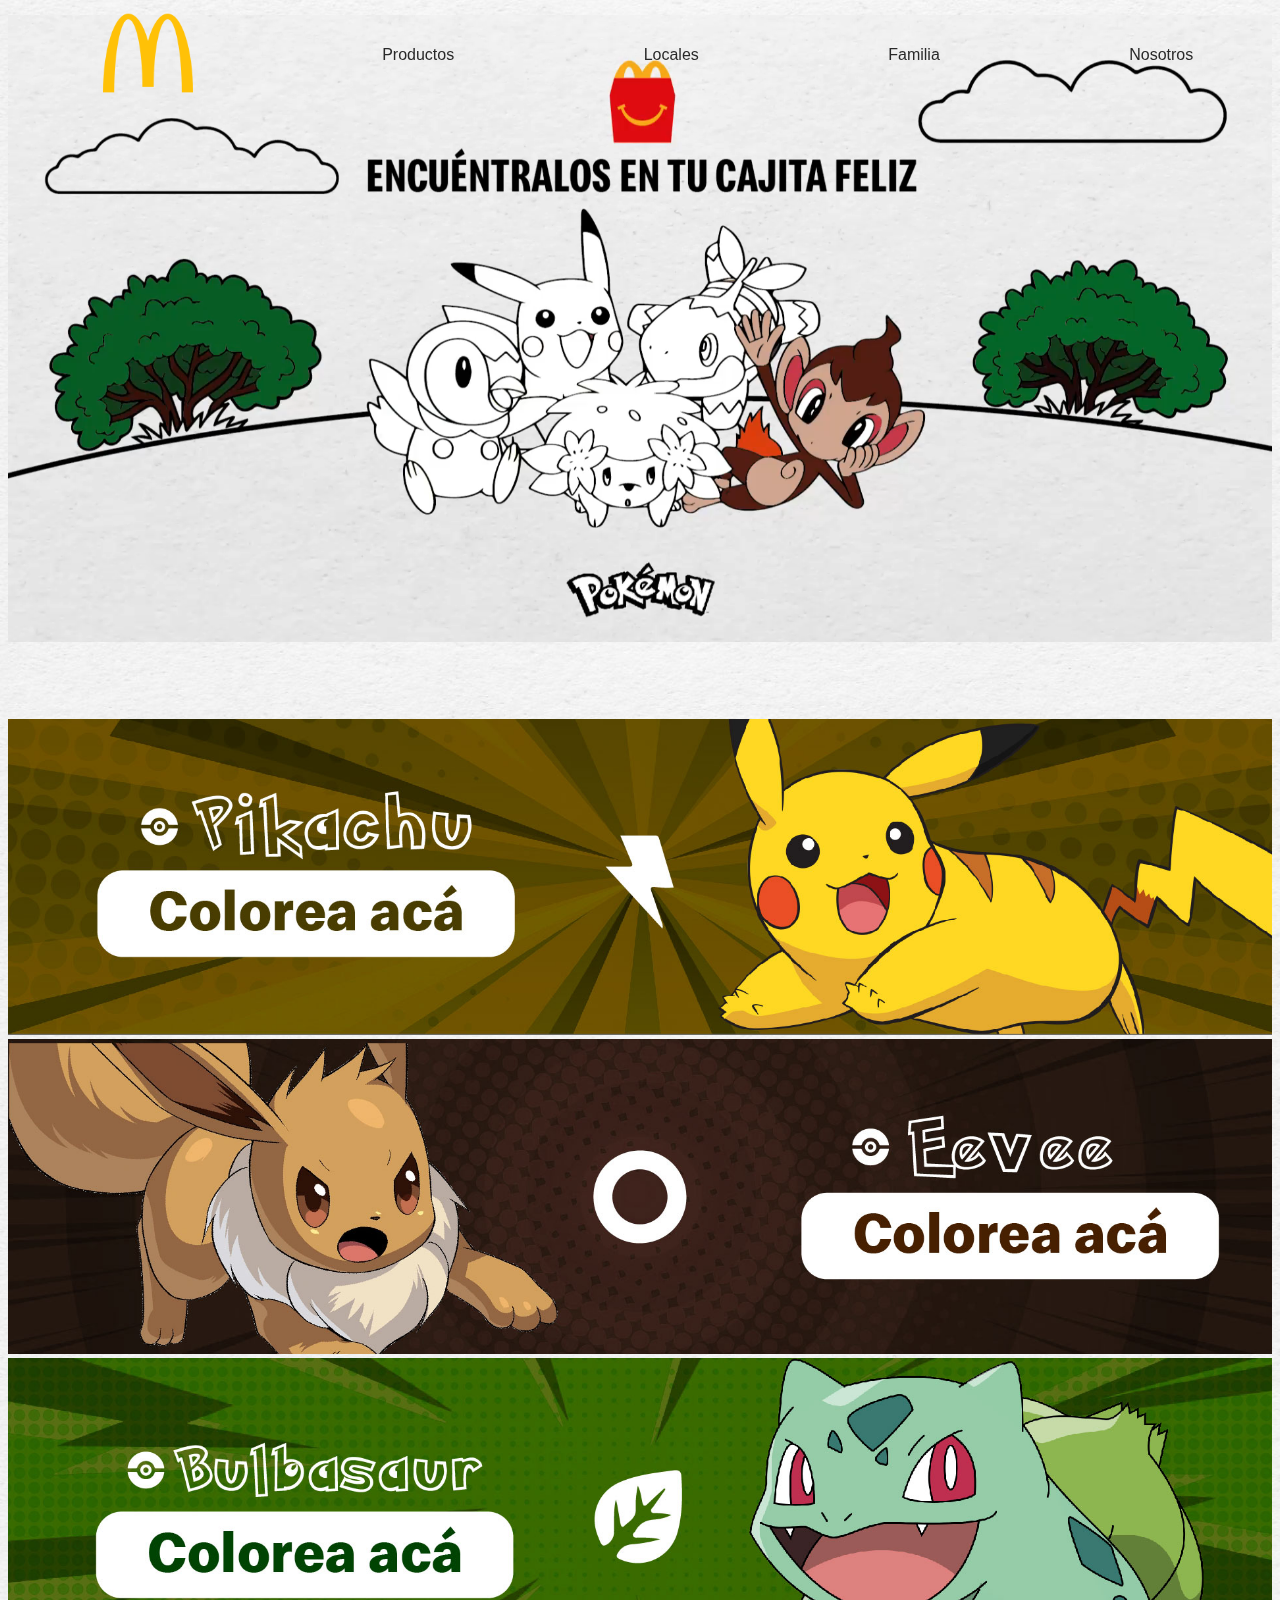
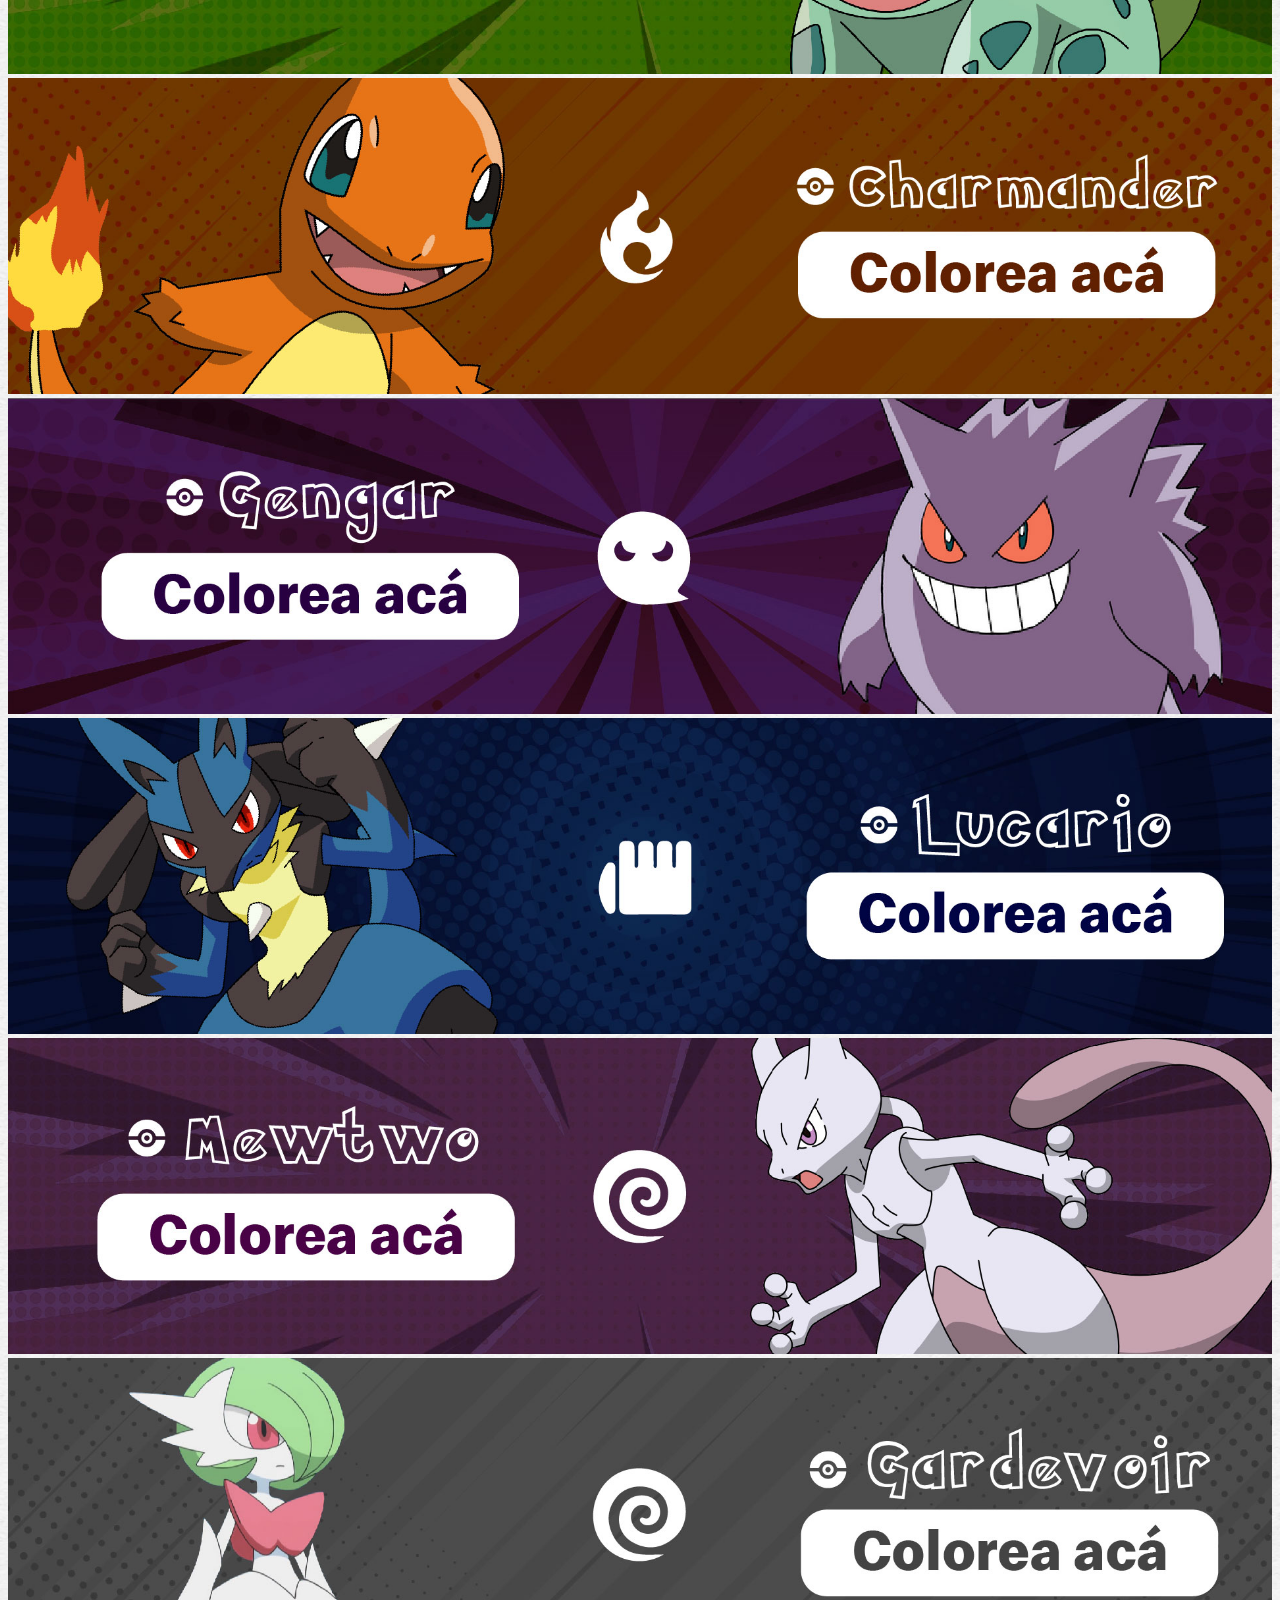
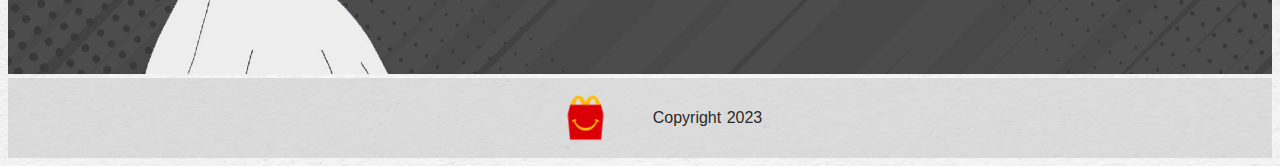
<file: index.html>
<!DOCTYPE html>
<html lang="en">

<head>
    <meta charset="UTF-8">
    <meta http-equiv="X-UA-Compatible" content="IE=edge">
    <meta name="viewport" content="width=device-width, initial-scale=1.0">
    <title>Proyecto Pikachu</title>
    <link rel="stylesheet" href="css/styles.css">

    <link rel="stylesheet" id="google-fonts-1-css"
        href="https://fonts.googleapis.com/css?family=Roboto%3A100%2C100italic%2C200%2C200italic%2C300%2C300italic%2C400%2C400italic%2C500%2C500italic%2C600%2C600italic%2C700%2C700italic%2C800%2C800italic%2C900%2C900italic%7CRoboto+Slab%3A100%2C100italic%2C200%2C200italic%2C300%2C300italic%2C400%2C400italic%2C500%2C500italic%2C600%2C600italic%2C700%2C700italic%2C800%2C800italic%2C900%2C900italic&amp;display=auto&amp;ver=5.8"
        type="text/css" media="all">
    <link rel="icon" type="image/vnd.microsoft.icon" href="img/favicon.ico">

</head>

<body>
    <nav class="nav">
        <a href="index.html"> <img src="img/mcdonalds.png" alt="logo" style="width: 10vh;"></a>
        <a href="">Productos</a>
        <a href="">Locales</a>
        <a href="">Familia</a>
        <a href="">Nosotros</a>
    </nav>

    <section class="portada">
        <video autoplay loop muted>
            <source src="img/video.mp4" type="video/mp4" />
        </video>
    </section>

    <section class="banners">
        <a href="html/3.html"><img class="img-fluid" src="img/Fotos-02.jpg" alt=""></a>
        <a href="html/3.html"><img class="img-fluid" src="img/Fotos-03.jpg" alt=""></a>
        <a href="html/3.html"><img class="img-fluid" src="img/Fotos-04.jpg" alt=""></a>
        <a href="html/3.html"><img class="img-fluid" src="img/Fotos-05.jpg" alt=""></a>
        <a href="html/3.html"><img class="img-fluid" src="img/Fotos-06.jpg" alt=""></a>
        <a href="html/3.html"><img class="img-fluid" src="img/Fotos-07.jpg" alt=""></a>
        <a href="html/3.html"><img class="img-fluid" src="img/Fotos-08.jpg" alt=""></a>
        <a href="html/3.html"><img class="img-fluid" src="img/Fotos-09.jpg" alt=""></a>
    </section>

    <!-- <section class="galeria"> BORRAR AL FINAL
        <a href="html/3.html"><img src="img/Mc-01.svg" alt="" id="mc01"></a>
        <a href="html/2.html"><img src="img/Mc-02.svg" alt="" id="mc02"></a>
        <a href="html/1.html"><img src="img/Mc-03.svg" alt="" id="mc03"></a>
    </section> -->

    <footer class="footer">
        <img src="img/cajita.png" alt="cajita" style="width: 15vh">
        <p>Copyright 2023</p>
    </footer>

    <script src="js/3.js"></script>
</body>

</html>
</file>
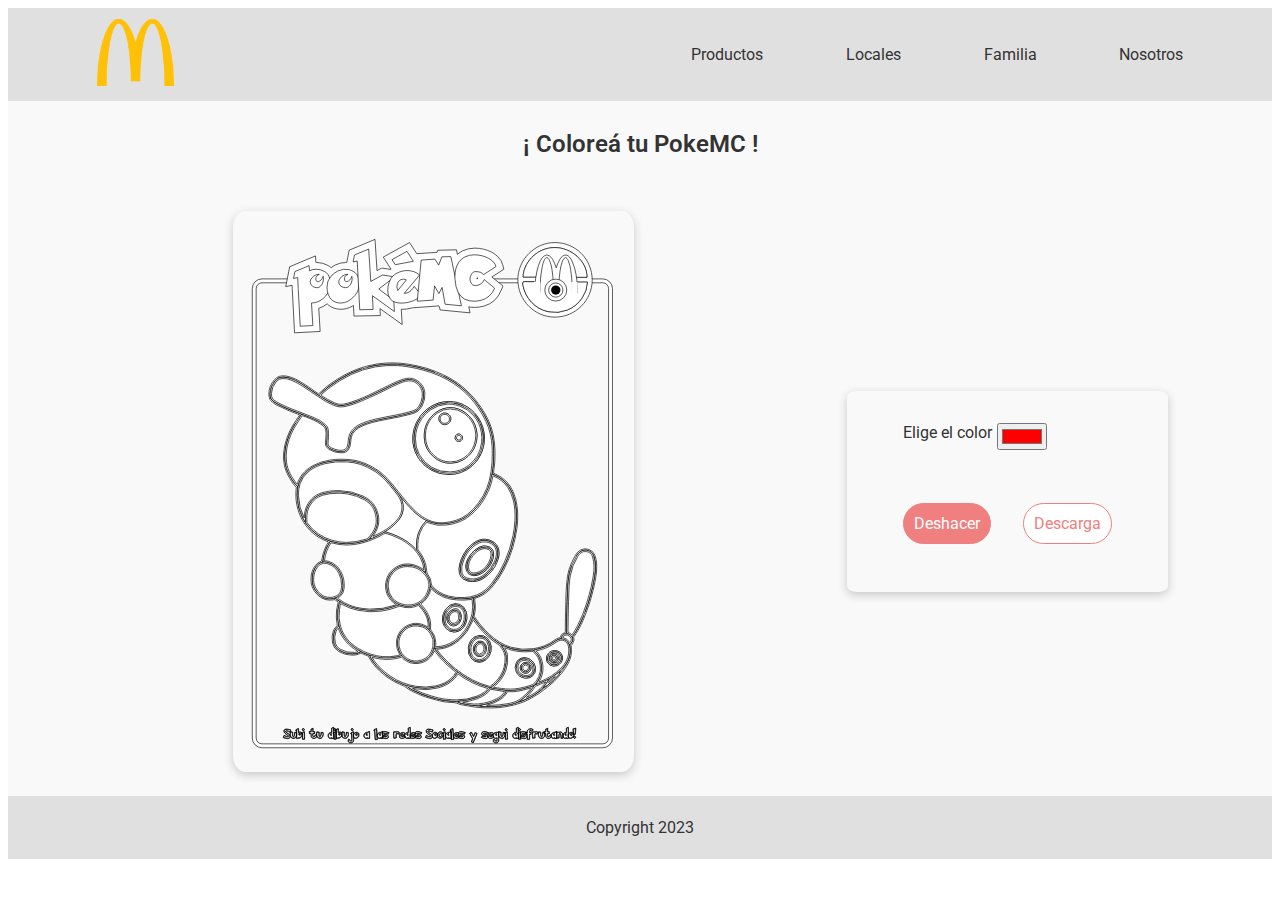
<file: 3.html>
<!DOCTYPE html>
<html lang="en">

<head>
    <meta charset="UTF-8">
    <meta http-equiv="X-UA-Compatible" content="IE=edge">
    <meta name="viewport" content="width=device-width, initial-scale=1.0">
    <title>Proyecto Pikachu</title>
    <link rel="stylesheet" href="3.css">

    <link rel="stylesheet" id="google-fonts-1-css"
        href="https://fonts.googleapis.com/css?family=Roboto%3A100%2C100italic%2C200%2C200italic%2C300%2C300italic%2C400%2C400italic%2C500%2C500italic%2C600%2C600italic%2C700%2C700italic%2C800%2C800italic%2C900%2C900italic%7CRoboto+Slab%3A100%2C100italic%2C200%2C200italic%2C300%2C300italic%2C400%2C400italic%2C500%2C500italic%2C600%2C600italic%2C700%2C700italic%2C800%2C800italic%2C900%2C900italic&amp;display=auto&amp;ver=5.8"
        type="text/css" media="all">



</head>

<body>
    <nav class="nav">
        <a href="index.html"> <img src="img/mcdonalds.png" alt="logo" style="width:15%;"></a>
        <a href="">Productos</a>
        <a href="">Locales</a>
        <a href="">Familia</a>
        <a href="">Nosotros</a>
    </nav>

    <section class="section0">
        <h1> ¡ Coloreá tu PokeMC !</h1>
    </section>

    <section class="section1">
        <article class="article">
            <div class="pikachu">
                <svg id="Capa_1" data-name="Capa 1" xmlns="http://www.w3.org/2000/svg" viewBox="0 0 595.28 841.89">
                    <defs>
                        <style>
                            .cls-1 {
                                fill: #fff;
                            }

                            .cls-2 {
                                fill: #d52d1e;
                            }

                            .cls-3 {
                                fill: #1d1d1b;
                            }
                        </style>
                    </defs>
                    <path
                        d="M136.61,498.45c-17.72-6.28-31.47-16.91-40.64-33.15-9-16-11.75-33.18-9.55-51.21-4-3.45-6.57-7.76-9.22-12.07-4-6.54-7.37-13.37-9.07-20.93a65.16,65.16,0,0,1-1.3-19.5,88.12,88.12,0,0,1,4.85-22.51A105.49,105.49,0,0,1,82,317.57c2.85-4.53,5.93-8.91,8.91-13.37.36-.54.69-1.11,1.2-1.93-1.46-.61-2.73-1.21-4-1.68a253.51,253.51,0,0,1-33.21-14.48,52.9,52.9,0,0,1-5.47-3.57A12.55,12.55,0,0,1,44,272.19a32.42,32.42,0,0,1,9.21-24c4-4.27,9.22-5.37,14.81-4.75,7.55.84,14.38,3.78,20.94,7.49,9.31,5.24,17.87,11.59,26.67,17.58,1.38.94,2.82,1.79,4.42,2.8,1.62-1.5,3.22-3,4.79-4.43a133.13,133.13,0,0,1,14.21-11.65c12.49-8.79,25.64-16.4,39.92-21.88,5.47-2.1,11.15-3.66,16.79-5.29a133.6,133.6,0,0,1,28.52-4.51,152.46,152.46,0,0,1,21.37.23,196.07,196.07,0,0,1,26.64,4.19,156,156,0,0,1,27.62,8.38c6.95,2.94,14,5.83,20.61,9.39a131.69,131.69,0,0,1,24.13,16.72A140.45,140.45,0,0,1,370,291.37c6.42,9.78,12.13,20,15.79,31.17a112.92,112.92,0,0,1,4.49,20.4,149,149,0,0,1,1.25,21.84,165.63,165.63,0,0,1-1.61,21.57c-.35,2.37-.56,4.76-.84,7.17,1.42.52,2.62.87,3.75,1.38a51.84,51.84,0,0,1,27,27.3,81.64,81.64,0,0,1,6,23.06,127.2,127.2,0,0,1,.63,21.1,104,104,0,0,1-1.07,11.28,214.47,214.47,0,0,1-6.37,29.8,195.74,195.74,0,0,1-13.72,33.77,136.48,136.48,0,0,1-18.25,27,55.34,55.34,0,0,1-25.27,16.87,11.84,11.84,0,0,0-1.17.46,6.65,6.65,0,0,0-.61.32c.37,3.55.81,7,1.05,10.37a49.37,49.37,0,0,1-1.55,16.23,2.7,2.7,0,0,0,.41,2.57c2.41,3.33,4.7,6.77,7.23,10a137.51,137.51,0,0,0,16.2,17.57,103.34,103.34,0,0,0,16,12.15,73.09,73.09,0,0,0,17.86,8,82.48,82.48,0,0,0,34.41,2.12C463.74,663.16,475,659,485,651.59a21,21,0,0,1,7.71-3.61c.82-.2,1.36-.47,1.56-1.37a8.16,8.16,0,0,1,5.88-6.29c2-.64,2-.71,2-2.78.06-7.38.08-14.76.2-22.13.08-5.27.34-10.53.45-15.79.15-6.62.19-13.24.36-19.85q.12-4.9.54-9.8c.52-5.93,1-11.88,1.77-17.78a75.69,75.69,0,0,1,5.48-18.82,127.72,127.72,0,0,1,6.78-13.48,19.5,19.5,0,0,1,7-7.45c7.25-4.25,17.84-1.22,21.17,7.48a47.14,47.14,0,0,1,2.78,16.27,97.32,97.32,0,0,1-1.72,19.28c-1.09,5.92-2.32,11.83-3.79,17.66-1.87,7.4-3.77,14.81-6.15,22.06s-5.43,14.44-8.15,21.66a137.58,137.58,0,0,1-9.13,18.75c-1.75,3.13-3.9,6-5.93,9a3,3,0,0,0-.54,3,6.85,6.85,0,0,1-.91,6.21c-1,1.62-1.5,3.61-3.23,4.46a97.89,97.89,0,0,1,.42,9.87,39.74,39.74,0,0,1-2.29,12.29c-3,7.87-7.64,14.68-12.86,21.17a134.46,134.46,0,0,1-23.56,22.6c-3.67,2.79-7.26,5.73-11.11,8.26-4.34,2.85-8.89,5.41-13.43,7.93A97.28,97.28,0,0,1,431.54,747a128.22,128.22,0,0,1-23.43,5.73,144.69,144.69,0,0,1-20.55,1.79c-6.11.06-12.24-.18-18.34-.6-4.59-.32-9.17-1-13.74-1.74-4.87-.75-9.72-1.66-14.56-2.57a17.16,17.16,0,0,1-4.34-1.23c-3.73-1.85-7.67-2.26-11.73-2.31a77.37,77.37,0,0,1-18.61-2.68c-7.55-2-15.14-3.86-22.51-6.37a185.64,185.64,0,0,1-17.31-7.45,63,63,0,0,1-13.18-8.24,10.69,10.69,0,0,0-2.49-1.15c-4.22-1.87-8.54-3.53-12.62-5.67a103,103,0,0,1-22.65-16.18c-6.86-6.41-12.86-13.49-17.07-21.94a4,4,0,0,0-2.1-2c-3.41-1.4-6.8-2.84-10.23-4.21a2.14,2.14,0,0,0-1.63,0c-4.74,2.68-9.87,3.16-15.14,2.71a41.87,41.87,0,0,1-17.71-5.32,18.78,18.78,0,0,1-9.21-12.64,32.52,32.52,0,0,1,1.27-18.57,24.58,24.58,0,0,1,6.1-7.88c-.53-4.46-1.27-8.77-1.48-13.1a62.57,62.57,0,0,1,2.72-22,2.14,2.14,0,0,0-.92-2.77c-1.63-1.17-3.23-2.4-4.56-3.4a79.82,79.82,0,0,1-8.94.75c-7.72-.24-13.92-3.7-19.1-9.37a31.41,31.41,0,0,1-8.41-22.55c.13-7.25,2-14.11,6.6-20a17.87,17.87,0,0,1,8.2-6.05,2.15,2.15,0,0,0,1.64-2.09,75,75,0,0,1,7.19-23.11c.88-1.7,2.05-3.24,3.08-4.86C136,499.51,136.19,499.16,136.61,498.45ZM121.9,272.22a9.49,9.49,0,0,0,1.17,1.17,150.12,150.12,0,0,0,20.25,11.2c4.76,2.1,9.65,3.51,14.93,2.44,2-.4,4-.78,5.91-1.3a202.72,202.72,0,0,0,33.22-12.52c11.67-5.42,23.14-11.23,34.7-16.89a128.53,128.53,0,0,1,18.86-7.77c5.75-1.74,11.56-2.36,17.25.17,8.78,3.91,14,10.67,14.94,20.24a34.27,34.27,0,0,1-3.48,18.13c-2.31,4.86-5.42,9.14-10.68,11.24a67.63,67.63,0,0,1-7.14,2.46c-11.93,3.24-24.07,5.55-36.2,7.87-10.06,1.93-20.14,3.79-29.91,7a67.41,67.41,0,0,0-15.34,7A24.21,24.21,0,0,0,171,332.9c-1.62,3.51-1.81,7.32-2.39,11a55.08,55.08,0,0,1-.94,6.47,18,18,0,0,1-2.56,5.66c-2.36,3.23-6,4.28-9.79,4.36a35.34,35.34,0,0,1-18.51-4.95c-3.79-2.18-5.79-5.41-5.29-10a122.66,122.66,0,0,0,.75-12.55c0-9.1-1-11.06-8.06-16.42-.13-.1-.3-.15-.44-.24-6.88-4.64-14.44-7.89-22.15-10.82-2.33-.88-4.7-1.65-7.23-2.53-2.43,3.48-4.77,6.76-7,10.1-9,13.39-15.53,27.83-17.87,44A68,68,0,0,0,69.38,376c1.74,12.74,8.15,23.33,15.56,33.43a16.55,16.55,0,0,0,2.28,2.1c3.77-13.37,12-22.64,23.46-29.21a77.2,77.2,0,0,1,26.64-8.89,122,122,0,0,1,31.88-.54,74.82,74.82,0,0,1,13.74,2.67,102,102,0,0,1,20.1,8.62,88.45,88.45,0,0,1,20.3,15.25c8.55,8.72,15.92,18.43,23.46,28,5.87,7.46,11.83,14.86,18.67,21.49,5.8,5.63,11.93,10.83,19.07,14.76a50.38,50.38,0,0,0,29.79,6.47A99.09,99.09,0,0,0,330.9,467,55.55,55.55,0,0,0,350,457.49a90.22,90.22,0,0,0,17.86-18.38,101.92,101.92,0,0,0,19.4-48.27c.82-6.23,1.51-12.51,1.78-18.78.3-6.61.22-13.25,0-19.87a110.21,110.21,0,0,0-3-20.66,91.26,91.26,0,0,0-6.42-18.75,164.6,164.6,0,0,0-12.24-21.39,134.7,134.7,0,0,0-14-17.51,143.49,143.49,0,0,0-15.63-14.24,141.68,141.68,0,0,0-18.28-12,144.1,144.1,0,0,0-26-11.42c-7.1-2.29-14.29-4.36-21.54-6.12-5.55-1.35-11.23-2.2-16.89-3.05a123.13,123.13,0,0,0-13.27-1.43,163.05,163.05,0,0,0-34.38,2,146.33,146.33,0,0,0-37.54,11.88A181.29,181.29,0,0,0,134.87,261C130.46,264.43,126.38,268.31,121.9,272.22ZM286.73,467.33a44.78,44.78,0,0,0-11.28,17.44c-2.92,7.93-3.65,16.16-3.21,24.55a6,6,0,0,0,1.38,3.66,53.9,53.9,0,0,1,12.27,31.13,9.49,9.49,0,0,0,1.83,5.33,26.87,26.87,0,0,1,5.35,14.46,6.55,6.55,0,0,0,1.77,4c6.9,7.93,15.69,12.87,25.67,15.6A77.89,77.89,0,0,0,345,585.9a59.32,59.32,0,0,0,20.1-4.31c9.34-3.86,16.74-10.14,22.95-18a158.9,158.9,0,0,0,20-33.14,185.52,185.52,0,0,0,13.19-41.14,159.81,159.81,0,0,0,3-23.5c.46-10.12,0-20.14-2.28-30a64.53,64.53,0,0,0-9-21.46c-5.57-8.33-13.16-14-22.26-17.89a20.18,20.18,0,0,0-2.32-.67c-.19,1.13-.34,1.94-.46,2.76a75.42,75.42,0,0,1-4.5,16.49c-6.12,15.47-14.93,29.11-27.45,40.2a62.59,62.59,0,0,1-20.76,12.59,88.61,88.61,0,0,1-17.38,4,53.36,53.36,0,0,1-27.92-3.24ZM150.16,358a36.76,36.76,0,0,0,5,.33c5.1-.32,8.86-2.09,10.25-7.62a46.32,46.32,0,0,0,1.22-8.22c.52-7.25,2.86-13.59,8.49-18.48a44.37,44.37,0,0,1,10.16-6.48,107,107,0,0,1,22.45-7.44c9.08-2.07,18.28-3.68,27.43-5.47,9.73-1.9,19.41-4,29-6.74,5.05-1.46,9.26-3.94,11.93-8.6a37.08,37.08,0,0,0,5-15.16c.58-6.17-.69-11.66-4.58-16.52-4.53-5.66-10.27-8.95-17.65-8.43a33.2,33.2,0,0,0-9.09,1.92c-5.35,2-10.61,4.23-15.76,6.67-7.28,3.46-14.36,7.36-21.66,10.78-9.13,4.26-18.34,8.38-27.63,12.27-8.29,3.47-16.74,6.56-25.64,8.18a23.64,23.64,0,0,1-12.39-1,110.69,110.69,0,0,1-23-11.88c-8.6-5.56-17-11.43-25.52-17.11a104.32,104.32,0,0,0-20.56-11.16A34,34,0,0,0,65,245.46a14.2,14.2,0,0,0-11.11,5.06A30.66,30.66,0,0,0,46,269.7c-.2,5,1.29,9.3,5.93,12,2.11,1.22,4.16,2.56,6.3,3.71,9.27,5,19.08,8.73,28.88,12.5,8.54,3.28,17.13,6.43,25.58,9.93A58.57,58.57,0,0,1,129,317.66c2.7,2.37,4.62,5.18,4.91,8.79a96.08,96.08,0,0,1,.23,10c-.07,3.44-.43,6.86-.59,10.3A6.12,6.12,0,0,0,135.7,352a20.87,20.87,0,0,0,3.92,2.7A38,38,0,0,0,150.16,358ZM283.53,543.81a3.74,3.74,0,0,0,.18-1.18,52.14,52.14,0,0,0-5.69-19.2c-5.1-9.75-12.57-17.42-21.49-23.65-9.87-6.89-20.87-11.46-32.36-14.9a3.89,3.89,0,0,0-3.35.45c-14.76,8.78-30.53,14.73-47.65,16.84a74,74,0,0,1-21.58-.27c-4.21-.72-8.38-1.71-12.79-2.63-6.49,8.68-9.78,18.62-11,29.49.75.12,1.3.22,1.86.3a36.91,36.91,0,0,1,4.73.69c8.75,2.47,15.09,8,19.28,15.92,4,7.64,5.27,15.89,4.67,24.43a17.7,17.7,0,0,1-6.5,12.93c-1.22,1-2.54,1.88-3.92,2.9a13,13,0,0,0,1.46,1.35c3.29,2.18,6.48,4.54,9.92,6.44,12.17,6.7,25.45,9.39,39.16,10a106.43,106.43,0,0,0,40.81-6.53c.84-.3,1.65-.71,2.73-1.18-.73-.49-1.19-.82-1.67-1.11a33,33,0,0,1-8-6.41,31.54,31.54,0,0,1-7.92-23c.57-11.17,5.25-20.1,14.69-26.15,11.25-7.21,23.07-6.88,34.87-1.44C277.34,539.5,280.36,541.84,283.53,543.81Zm-82.21-51.19a10.69,10.69,0,0,0,1.22-.43c5.35-2.63,10.83-5,16-8,8.73-5,16.85-10.82,23.35-18.61,5.93-7.12,8.69-15.26,7.4-24.54A32.81,32.81,0,0,0,242.65,426c-4.23-5.65-8.75-11.08-13.27-16.5a122.92,122.92,0,0,0-9.08-10.12,90.31,90.31,0,0,0-24.49-16.63,83.31,83.31,0,0,0-22.45-7.27c-3.48-.54-7-.71-10.52-1a105.66,105.66,0,0,0-33,2.6c-9.59,2.37-18.49,6.17-26.15,12.54a41.75,41.75,0,0,0-13.3,18.92,54.1,54.1,0,0,0-2.51,19.12A79.11,79.11,0,0,0,97,462.75c.33.62.77,1.18,1.43,2.18.12-1.31.23-2,.26-2.78a49.19,49.19,0,0,1,1.49-11.94c4-13.44,12.35-22.49,25.88-26.49A82.7,82.7,0,0,1,152,420.66,88.75,88.75,0,0,1,188,429c7.75,3.68,14.45,8.5,18.61,16.3,6.37,12,7.45,24.13,1.34,36.47C206.13,485.48,203.64,488.88,201.32,492.62Zm88.33,139.7c2.22-13.26-5.49-27.76-15.64-36.34l-1.37.54a36,36,0,0,1-25.6,1.16,5.73,5.73,0,0,0-4.13.27,110.87,110.87,0,0,1-27,7,103.24,103.24,0,0,1-34.84-1.31,79.91,79.91,0,0,1-23.8-8.65c-1.2-.68-2.45-1.28-4-2.06-.47,1.73-.91,3.08-1.19,4.46-.41,2.05-.73,4.11-1,6.18a59.46,59.46,0,0,0,1.74,26.19c4.53,15.16,14.28,26.23,27.49,34.5a86.78,86.78,0,0,0,19.45,8.82,90.63,90.63,0,0,0,18.44,4,74.84,74.84,0,0,0,23.54-1.51c1.63-.35,3.21-.9,5.15-1.45-4.53-6.77-6.57-13.94-5.72-21.87s4.12-14.9,10.47-19.73C264,623.16,276.77,623.71,289.65,632.32ZM165,423.87c-3.59-.37-7.17-.89-10.78-1.07A83.5,83.5,0,0,0,125.55,426c-8.77,2.65-15.12,8.26-19.75,15.89-4.91,8.1-5.51,17.13-4.86,26.31a4.38,4.38,0,0,0,.83,2,65.71,65.71,0,0,0,17.53,17.22,73.53,73.53,0,0,0,20.42,9.6,78.83,78.83,0,0,0,23.07,3.65,101.72,101.72,0,0,0,30.45-5.09,8.71,8.71,0,0,0,4.38-2.78c1.6-1.94,3.39-3.74,4.84-5.79,5.39-7.67,8.44-16.11,7.18-25.58-1.62-12.21-7-22.15-18.18-28.32A80.15,80.15,0,0,0,165,423.87ZM301.1,664.17a4.29,4.29,0,0,0,.41,1c2.06,2.75,4,5.63,6.25,8.22a169,169,0,0,0,49.94,39.82,131.51,131.51,0,0,0,25.4,9.6,3.23,3.23,0,0,0,3.1-.52c2.29-1.84,4.73-3.52,6.83-5.56,6.9-6.75,12-14.58,14.39-24.11A54.46,54.46,0,0,0,409,677.17c-.32-7.5-4.51-13.21-8.69-18.92a4.05,4.05,0,0,0-1.2-.91,110.47,110.47,0,0,1-17.07-12.84A143.86,143.86,0,0,1,365.83,627c-2.5-3.15-4.86-6.42-7.29-9.63-.21.16-.41.24-.46.37-.68,1.71-1.32,3.43-2,5.14a68.8,68.8,0,0,1-17.58,25.52c-10.06,9.2-21.78,14.71-35.54,15.51C302.37,663.94,301.8,664.07,301.1,664.17Zm32.07,36.14c-4.37-3.71-8.65-7.11-12.66-10.79S312.57,682,308.92,678s-6.81-8.34-10.33-12.7c-4,10.58-11.06,17.7-22.12,20s-20.38-1.1-28.16-9.25c-15.73,4.85-31.44,4.58-47.52-.33a23.1,23.1,0,0,0,.91,2.23,67.49,67.49,0,0,0,9.35,12.79,101.81,101.81,0,0,0,19.89,17A100.39,100.39,0,0,0,270,723a81.48,81.48,0,0,0,31.05-.66c9.15-2.05,17.55-5.76,24.6-12.12A29.9,29.9,0,0,0,333.17,700.31Zm178.11-56.4c3.47-3.75,7.31-10.87,9.73-15.55a212.86,212.86,0,0,0,14.31-35.45c2.52-8.16,4.75-16.44,6.76-24.75,1.34-5.54,2-11.25,3.09-16.87a75,75,0,0,0,1.25-13.78,51.82,51.82,0,0,0-2.65-16.82c-2.5-7.29-13.82-11.4-20.61-4.41a27,27,0,0,0-3.52,4.27,86.14,86.14,0,0,0-11.8,30.33,138.21,138.21,0,0,0-1.84,17c-.48,7.62-.66,15.25-.88,22.88q-.36,13-.55,25.92c-.13,7.63-.17,15.26-.25,22.88a29,29,0,0,1,3.76,1.67A30.57,30.57,0,0,1,511.28,643.91ZM299.66,661.76a44.57,44.57,0,0,0,16.3-2.33,58.38,58.38,0,0,0,24.83-16.22,69.77,69.77,0,0,0,17-32.92,55.51,55.51,0,0,0,.22-21.53,12.89,12.89,0,0,0-.67-2.09c-4.47.47-8.63,1.12-12.8,1.29-3.84.15-7.7-.2-11.55-.37a58.62,58.62,0,0,1-21.2-4.87,53.07,53.07,0,0,1-17.29-12,8.31,8.31,0,0,0-1.44-1,41.76,41.76,0,0,1-5.86,14.36,40,40,0,0,1-11,10.65l1.83,2a58.5,58.5,0,0,1,8.76,11.64c4,7.24,6,15,5,23.24a5.29,5.29,0,0,0,1.28,4.58A28,28,0,0,1,300,654.49C300.06,656.82,299.79,659.16,299.66,661.76ZM253,597c1,.07,2.48.2,4,.28,16.22.94,30-9.88,33.58-26.34,1.83-8.35-.64-15.88-6.06-22.3a34.34,34.34,0,0,0-27-12.53c-9.08-.09-16.95,3-23.15,9.83a30.2,30.2,0,0,0-7.95,22.63,29.16,29.16,0,0,0,6.66,17.58C238.16,592.3,244.82,595.48,253,597ZM387.94,723.86c1.57.38,2.74.77,3.94.94,5.66.81,11.3,1.81,17,2.26a85.84,85.84,0,0,0,14.07,0c8.14-.71,15.95-3,23.79-5.3,4.59-1.32,8-3.59,10.37-7.65,0-.07.1-.13.15-.2a33.82,33.82,0,0,0,6-14c.64-3.38.3-7,0-10.5-.78-8.35-4-15.54-10.68-21a4.4,4.4,0,0,0-3.62-1.1,85.43,85.43,0,0,1-20.59-.12,69.66,69.66,0,0,1-21.51-6,10.16,10.16,0,0,0-1.83-.46c.87,1.41,1.54,2.46,2.18,3.53a24.49,24.49,0,0,1,3.63,9.32,50.14,50.14,0,0,1-2.33,23.1,53.84,53.84,0,0,1-17.23,24.37Zm-90.48-63.21c1.33-7.5.11-14.52-4.17-20.76A26.26,26.26,0,0,0,272.45,628a26.56,26.56,0,0,0-22.52,9.12c-6.13,6.85-8,15-6.36,23.93,3.05,16.43,19.05,26.79,35.51,21.4C289.52,679,295.25,671.21,297.46,660.65ZM261,723.58l-.27.33c2.08,1.18,4.13,2.44,6.25,3.54A149.25,149.25,0,0,0,294.13,738c7.57,2.19,15.18,4.3,23.06,5.06,5.09.5,10.21,1,15.31,1a85.46,85.46,0,0,0,33.24-6.22c5.87-2.44,11.33-5.56,15.59-10.41.62-.71,1.13-1.52,1.82-2.45a134.43,134.43,0,0,1-48-23.34c-.52.79-.93,1.51-1.41,2.17-1.29,1.75-2.49,3.6-3.95,5.22-6.68,7.42-15.24,11.76-24.68,14.44a78.66,78.66,0,0,1-34.43,1.75C267.41,724.68,264.18,724.12,261,723.58ZM133.32,585.38A21.87,21.87,0,0,0,148,583.11a14.39,14.39,0,0,0,7.71-10,37.48,37.48,0,0,0,.65-6.93,40.46,40.46,0,0,0-4.26-19c-3.79-7.45-9.52-12.75-17.59-15.2-6.89-2.09-12.5-.31-17,5a24.57,24.57,0,0,0-4.61,9.15c-3.14,10.68-1.94,20.62,5,29.51C121.88,580.65,126.87,584.21,133.32,585.38ZM457.66,717.77c1.28-.5,2.58-1,3.85-1.51,12.31-5.08,23.66-11.63,33.06-21.26,7.59-7.79,12.78-16.62,12.78-27.85,0-4.57-.24-9.1-3.29-12.88-2.63-3.28-5.94-5-10.29-4.37a17,17,0,0,0-7.55,3.31C477.16,660,466.94,664,456,666.31a12.73,12.73,0,0,0-1.87.75c7.92,6.57,10.84,15.1,11.46,24.66S463.15,709.85,457.66,717.77ZM373,751.71a8.57,8.57,0,0,0,1.43.4c4.11.1,8.22.34,12.33.25a157.27,157.27,0,0,0,25-2.49c6.74-1.22,13.37-2.65,19.09-6.74,1.5-1.07,3-2.11,4.48-3.23a66.39,66.39,0,0,0,14.19-15.26,14.68,14.68,0,0,0,.85-1.85c-13.06,4.06-25.78,7.8-39.27,6.52a6.88,6.88,0,0,0-.61,1c-2.1,5-5.94,8.52-10.37,11.37A63.73,63.73,0,0,1,381,749.84C378.49,750.47,376,751,373,751.71Zm12.64-26a3.12,3.12,0,0,0-.57.4c-5.31,7.16-12.64,11.45-20.79,14.54a89.06,89.06,0,0,1-24.07,5.21c-.71.06-1.42.18-2.13.27a10.71,10.71,0,0,0,3.6,1.37c3.88.76,7.8,1.36,11.66,2.18a44.93,44.93,0,0,0,13.54.53c9.8-.92,19.23-3.2,28-7.8a34.61,34.61,0,0,0,11-8.33c1.1-1.32,2.26-2.66,2.51-4.57ZM150.76,630.51a16.12,16.12,0,0,0-5.15,7,28.47,28.47,0,0,0-.72,18,15.79,15.79,0,0,0,7.67,9.88,38.34,38.34,0,0,0,22.95,5.11,16.35,16.35,0,0,0,7.28-2.27C167.46,659.49,156.14,647.63,150.76,630.51Zm285.05,112c15.41-5.95,28.77-14.52,37.56-29.15a2.48,2.48,0,0,0-.63,0c-5.94,2.53-11.9,5-17.82,7.64a5,5,0,0,0-1.75,1.68c-1.76,2.45-3.35,5-5.18,7.42A77.44,77.44,0,0,1,435.81,742.55Zm60.5-95.11c5.32,1,9.25,3.84,11.52,8.75,3.32-3.34,4.35-6.43,2.82-9.11-2.08-3.64-4.61-5.39-8.24-5.08C499,642.29,497.18,643.86,496.31,647.44Zm-25.8,73.77c4.23-2,19.68-16.74,20.62-19.25-3.05,2-6.77,4.56-10.62,6.93a12.53,12.53,0,0,0-4.8,4.94,49.89,49.89,0,0,1-3.85,5.58C471.5,719.92,471.12,720.41,470.51,721.21Z" />
                    <path
                        d="M385.74,755.5c-5.15,0-10.6-.2-16.58-.61-4.48-.31-9-1-13.34-1.68l-.49-.08c-5-.76-10.09-1.72-14.6-2.57a17.48,17.48,0,0,1-4.59-1.32c-3.77-1.87-7.83-2.16-11.31-2.2A77.42,77.42,0,0,1,306,744.32l-3.25-.85c-6.38-1.66-13-3.37-19.33-5.54a144.25,144.25,0,0,1-14.22-6c-1.06-.49-2.12-1-3.18-1.47a64,64,0,0,1-13.38-8.37,5.29,5.29,0,0,0-1.41-.67c-.29-.11-.59-.22-.87-.35-1.31-.58-2.63-1.14-4-1.71-2.89-1.22-5.88-2.49-8.71-4A105.11,105.11,0,0,1,214.79,699c-7.92-7.41-13.41-14.47-17.28-22.23a2.92,2.92,0,0,0-1.58-1.55l-3.44-1.43q-3.37-1.41-6.78-2.78a1.34,1.34,0,0,0-.77-.06c-4.38,2.48-9.38,3.38-15.71,2.84a42.52,42.52,0,0,1-18.13-5.46,19.78,19.78,0,0,1-9.68-13.28A33.42,33.42,0,0,1,142.73,636a25,25,0,0,1,6-8c-.15-1.21-.31-2.41-.47-3.6-.39-3-.8-6-.95-9A64,64,0,0,1,150,593c.28-.89.13-1.17-.55-1.65-1.18-.85-2.34-1.73-3.39-2.53l-.87-.66-2.54.29a43,43,0,0,1-6.14.43c-7.58-.24-14.06-3.41-19.81-9.7a32.45,32.45,0,0,1-8.67-23.24c.15-8.08,2.44-15,6.82-20.57a19,19,0,0,1,8.65-6.38c.68-.24.84-.37,1-1.3a76,76,0,0,1,7.29-23.41,35.43,35.43,0,0,1,2.11-3.41q.53-.76,1-1.53l.2-.33c-18.09-6.65-31.2-17.52-40-33.19-8.64-15.31-11.92-32.56-9.74-51.3-3.76-3.42-6.34-7.61-8.84-11.67l-.17-.27c-4.75-7.7-7.67-14.45-9.2-21.24a65.9,65.9,0,0,1-1.32-19.79,88.16,88.16,0,0,1,4.91-22.77A107,107,0,0,1,81.12,317c1.94-3.09,4-6.15,6-9.1l2.9-4.29c.19-.29.37-.58.57-.91l-.31-.14c-.9-.39-1.76-.76-2.62-1.07A253.3,253.3,0,0,1,54.35,287a45.23,45.23,0,0,1-5-3.22l-.59-.42A13.51,13.51,0,0,1,43,272.22a33.45,33.45,0,0,1,9.47-24.74c3.82-4.1,9.08-5.8,15.66-5.06s13.45,3.16,21.33,7.6c7.07,4,13.81,8.68,20.33,13.21,2.13,1.48,4.26,3,6.4,4.42.91.62,1.86,1.21,2.87,1.83l.87.54,1-.88,3.26-3a133.08,133.08,0,0,1,14.32-11.74c13.88-9.76,27-17,40.13-22,5-1.91,10.16-3.39,15.18-4.83l1.7-.49a132.87,132.87,0,0,1,28.72-4.55,154,154,0,0,1,21.52.23A195.5,195.5,0,0,1,272.5,227a155.6,155.6,0,0,1,27.8,8.43l1.56.66c6.36,2.69,12.95,5.47,19.13,8.78a133.1,133.1,0,0,1,24.32,16.85,142,142,0,0,1,25.52,29.14c7.66,11.66,12.72,21.64,15.91,31.41a113.24,113.24,0,0,1,4.53,20.58,150.64,150.64,0,0,1,1.26,22,165.94,165.94,0,0,1-1.62,21.71c-.23,1.59-.41,3.24-.58,4.84-.06.5-.11,1-.17,1.51l.58.2c.88.3,1.7.58,2.5.94a53,53,0,0,1,27.5,27.81,82.24,82.24,0,0,1,6.05,23.34,129.17,129.17,0,0,1,.63,21.26,105.47,105.47,0,0,1-1.08,11.39,218.39,218.39,0,0,1-6.4,29.94,197.5,197.5,0,0,1-13.79,33.94,136.71,136.71,0,0,1-18.38,27.25A56.57,56.57,0,0,1,362,586.08c-.35.11-.68.26-1,.4.09.87.18,1.73.28,2.59.27,2.45.53,4.76.69,7.14a50.12,50.12,0,0,1-1.58,16.56,1.73,1.73,0,0,0,.26,1.72c.83,1.16,1.66,2.33,2.48,3.5,1.52,2.15,3.09,4.38,4.73,6.49A136.77,136.77,0,0,0,384,641.92a101.33,101.33,0,0,0,15.85,12,71.72,71.72,0,0,0,17.62,7.89,81.66,81.66,0,0,0,34,2.1,71.59,71.59,0,0,0,32.92-13.15,22.11,22.11,0,0,1,8.06-3.79c.72-.17.75-.3.82-.6a9.17,9.17,0,0,1,6.55-7,5.69,5.69,0,0,0,1.23-.48,7,7,0,0,0,.07-1.29c0-2.24,0-4.41,0-6.59,0-5.12.07-10.41.16-15.62,0-2.9.14-5.84.24-8.68.08-2.37.16-4.74.21-7.11.07-3,.12-6.05.16-9.08.05-3.59.11-7.19.2-10.78.08-3.32.27-6.64.55-9.86l.24-2.91c.42-4.9.85-10,1.53-14.91A75.45,75.45,0,0,1,510,533a124.77,124.77,0,0,1,6.83-13.58,20.52,20.52,0,0,1,7.37-7.82,15.89,15.89,0,0,1,13.15-1.11,15.56,15.56,0,0,1,9.46,9.09,47.81,47.81,0,0,1,2.85,16.62,97.83,97.83,0,0,1-1.74,19.47c-1.2,6.54-2.45,12.33-3.81,17.73-2,7.87-3.81,15-6.16,22.12-1.62,5-3.56,9.88-5.42,14.64-.93,2.35-1.85,4.7-2.74,7.07a140.54,140.54,0,0,1-9.2,18.88c-1.4,2.5-3,4.87-4.65,7.17l-1.33,1.92a2,2,0,0,0-.42,2.1,7.87,7.87,0,0,1-1,7.09,14.33,14.33,0,0,0-.74,1.35,7.82,7.82,0,0,1-2.31,3.12c.05.84.11,1.67.17,2.5a54.81,54.81,0,0,1,.22,6.87,40.18,40.18,0,0,1-2.35,12.6c-2.63,6.9-6.64,13.51-13,21.43A134.07,134.07,0,0,1,471.4,725l-2.86,2.2c-2.67,2.08-5.43,4.22-8.31,6.11-4.38,2.88-8.89,5.41-13.5,8a97,97,0,0,1-14.85,6.63,128.55,128.55,0,0,1-23.62,5.78,146.54,146.54,0,0,1-20.69,1.8Zm-83.18-14.14.68.18,3.25.85A75.92,75.92,0,0,0,324.86,745c3.7,0,8,.36,12.16,2.41a16.22,16.22,0,0,0,4.08,1.15c4.49.84,9.58,1.8,14.54,2.56l.49.07c4.31.67,8.77,1.36,13.16,1.66,6.65.46,12.63.66,18.26.6A144.1,144.1,0,0,0,408,751.71,126.15,126.15,0,0,0,431.21,746a95,95,0,0,0,14.55-6.49c4.58-2.53,9.05-5,13.37-7.88,2.82-1.85,5.54-4,8.18-6l2.87-2.21A131.93,131.93,0,0,0,493.57,701c6.24-7.75,10.16-14.19,12.71-20.89a38.37,38.37,0,0,0,2.22-12,53.29,53.29,0,0,0-.21-6.63c-.08-1-.15-2.08-.21-3.14l0-.66.59-.29a5.17,5.17,0,0,0,2-2.57c.26-.5.52-1,.83-1.52a5.88,5.88,0,0,0,.82-5.35,4,4,0,0,1,.65-3.9c.44-.65.89-1.29,1.34-1.93,1.57-2.26,3.2-4.6,4.55-7a136.18,136.18,0,0,0,9.07-18.61c.51-1.35,1-2.69,1.55-4-2.32,5.71-4.83,11.14-7.54,16.37-2.57,5-6.4,12-9.89,15.76l-.65.7-.73-.62c-.37-.31-.72-.63-1.06-.94a14.69,14.69,0,0,0-2-1.64,15.28,15.28,0,0,0-2.37-1.09l-1.25-.51-.61-.27v-.66l.06-6.91c0-5.32.09-10.65.18-16,.16-9.94.34-18.18.55-25.92l.07-2.16c.19-6.81.38-13.85.81-20.76a137.2,137.2,0,0,1,1.86-17.13,91.57,91.57,0,0,1,4.24-15.2,70.59,70.59,0,0,0-4.7,16.83c-.67,4.9-1.1,9.94-1.51,14.81l-.25,2.92c-.28,3.18-.46,6.45-.54,9.73-.09,3.59-.15,7.17-.2,10.76q-.06,4.55-.16,9.09c-.05,2.38-.13,4.76-.21,7.14-.1,2.83-.2,5.76-.24,8.64-.09,5.2-.12,10.49-.16,15.61q0,3.26,0,6.52c0,2.55-.32,3-2.68,3.73a7.16,7.16,0,0,0-5.22,5.55,2.67,2.67,0,0,1-2.3,2.12,20.18,20.18,0,0,0-7.34,3.44,73.58,73.58,0,0,1-33.82,13.53,83.6,83.6,0,0,1-34.83-2.15,73.82,73.82,0,0,1-18.11-8.1,104.17,104.17,0,0,1-16.16-12.26,138,138,0,0,1-16.32-17.7c-1.67-2.14-3.25-4.4-4.79-6.57-.81-1.16-1.63-2.32-2.46-3.47a3.72,3.72,0,0,1-.57-3.42,48.31,48.31,0,0,0,1.52-15.9c-.16-2.34-.42-4.63-.69-7.06-.12-1.08-.24-2.17-.35-3.28l-.07-.67.73-.39a5.44,5.44,0,0,1,.54-.28,11.8,11.8,0,0,1,1.27-.49,54.56,54.56,0,0,0,24.82-16.58,134.38,134.38,0,0,0,18.12-26.86A195,195,0,0,0,418,507.15a215.57,215.57,0,0,0,6.35-29.66,104.25,104.25,0,0,0,1.05-11.17,127.48,127.48,0,0,0-.62-20.94,80.15,80.15,0,0,0-5.89-22.78,51.14,51.14,0,0,0-26.49-26.79c-.72-.32-1.46-.57-2.33-.87-.43-.15-.88-.3-1.35-.48l-.74-.27.09-.78c.09-.76.17-1.53.25-2.28.17-1.62.35-3.29.59-4.92a165.59,165.59,0,0,0,1.6-21.45,149.39,149.39,0,0,0-1.24-21.69,111.81,111.81,0,0,0-4.45-20.22c-3.14-9.6-8.12-19.43-15.68-30.93A140,140,0,0,0,344,263.19a130.72,130.72,0,0,0-23.95-16.59c-2.09-1.12-4.24-2.19-6.41-3.2,2.11,1,4.22,2.16,6.31,3.33a142.53,142.53,0,0,1,18.4,12.12,145.74,145.74,0,0,1,15.74,14.34,135.6,135.6,0,0,1,14.07,17.64,167.12,167.12,0,0,1,12.31,21.51,92.1,92.1,0,0,1,6.5,19,111.27,111.27,0,0,1,3,20.85c.29,7.47.31,14,0,20-.24,5.46-.81,11.46-1.79,18.87-.16,1.2-.34,2.39-.53,3.57l.92.27.87.23a10,10,0,0,1,1.57.48c9.88,4.21,17.3,10.18,22.7,18.26a65.32,65.32,0,0,1,9.17,21.78c2.1,8.94,2.83,18.57,2.3,30.29a161.09,161.09,0,0,1-3,23.65A187.77,187.77,0,0,1,409,530.86a160.66,160.66,0,0,1-20.13,33.35c-6.82,8.64-14.46,14.63-23.35,18.31a60,60,0,0,1-20.43,4.38l-2.55.09c.68,0,1.35,0,2,0,2.85-.12,5.67-.46,8.67-.82,1.33-.16,2.68-.32,4.07-.46l.8-.09.25.77c.05.15.11.31.18.49a8.85,8.85,0,0,1,.53,1.75,55.9,55.9,0,0,1-.24,21.9,71,71,0,0,1-17.26,33.39,59.66,59.66,0,0,1-25.25,16.49,45.32,45.32,0,0,1-16.66,2.38l-1,0,.05-1c0-.84.1-1.65.15-2.45a45.19,45.19,0,0,0,.18-4.73c-.24-7.08-2.4-12.84-6.63-17.62a6.23,6.23,0,0,1-1.52-5.36c.93-7.63-.66-15-4.86-22.64a57.18,57.18,0,0,0-8.61-11.44l-1.16-1.28-1.45-1.59.94-.65c.84-.59,1.63-1.17,2.38-1.74a32.62,32.62,0,0,1-21.14,6.07c-1.07-.06-2.15-.14-3-.21l-1.08-.09c-9.1-1.69-15.61-5.24-20.48-11.2a30.15,30.15,0,0,1-6.89-18.16,31.29,31.29,0,0,1,8.21-23.35,32.14,32.14,0,0,1,3.56-3.37c-7.34,5.63-11.32,13.58-11.84,23.68a30.34,30.34,0,0,0,7.68,22.28,32.41,32.41,0,0,0,7.8,6.21c.33.2.66.42,1,.69l2.17,1.45-1.67.73-1,.45c-.61.28-1.2.55-1.8.76a107.71,107.71,0,0,1-41.19,6.58c-15.56-.71-28.51-4-39.6-10.14-2.52-1.39-4.93-3-7.26-4.64l-2.72-1.84a6.7,6.7,0,0,1-1.15-1l-.44-.43-.88-.82,1-.72c.44-.33.89-.64,1.32-1,.9-.65,1.75-1.26,2.56-1.92A16.71,16.71,0,0,0,157.37,570c.62-9.06-.87-16.87-4.57-23.89a29.65,29.65,0,0,0-18.66-15.43,16.59,16.59,0,0,0-2.63-.44,21.85,21.85,0,0,1,3.28.73c8,2.43,14.12,7.72,18.18,15.71a41.46,41.46,0,0,1,4.37,19.44,37.92,37.92,0,0,1-.67,7.11c-.9,4.62-3.66,8.22-8.21,10.73a22.88,22.88,0,0,1-15.31,2.37h0c-6.22-1.12-11.6-4.53-16-10.13-6.83-8.71-8.59-18.94-5.21-30.41a25.23,25.23,0,0,1,4.81-9.51c3.77-4.46,8.31-6.52,13.55-6.16l-.76-.1c-.38,0-.76-.12-1.2-.19l-1.62-.28.11-.93c1.3-11.87,5-21.67,11.17-30l.38-.51.62.13,4.09.88,3.85.82q-3.69-.78-7.51-1.95a73.94,73.94,0,0,1-20.69-9.74,66.33,66.33,0,0,1-17.8-17.47,5.5,5.5,0,0,1-1-2.54c-.15-2.09-.25-4.34-.22-6.7,0,.2,0,.4,0,.6,0,.5-.07,1-.14,1.64,0,.35-.08.73-.13,1.19l-.27,2.82-1.56-2.36c-.23-.35-.43-.64-.61-.9a14.15,14.15,0,0,1-.86-1.36,80.51,80.51,0,0,1-9.26-35.49,54.89,54.89,0,0,1,2.56-19.48,42.82,42.82,0,0,1,13.62-19.37c7.1-5.91,15.78-10.08,26.54-12.74a106.15,106.15,0,0,1,33.32-2.63l1.74.12c2.91.2,5.92.4,8.86.85a83.11,83.11,0,0,1,22.72,7.36A91.49,91.49,0,0,1,221,398.65a121.55,121.55,0,0,1,9.07,10.11l.24.28c4.4,5.28,8.95,10.75,13.14,16.35,3.87,5.18,6.11,10.26,6.84,15.54,1.28,9.19-1.29,17.7-7.63,25.31-5.83,7-13.34,13-23.62,18.84-3.64,2.07-7.49,3.9-11.2,5.67-1.62.77-3.25,1.54-4.86,2.34a6.18,6.18,0,0,1-.93.34l-.41.14-2.65.9,1.48-2.38c.74-1.19,1.5-2.35,2.25-3.5.6-.92,1.19-1.83,1.76-2.73-.39.6-.79,1.19-1.21,1.78a46.44,46.44,0,0,1-3.11,3.81c-.6.67-1.2,1.35-1.77,2.05a9.73,9.73,0,0,1-4.85,3.1,102.38,102.38,0,0,1-30.75,5.13h0a74,74,0,0,1-14.12-1.39c1,.21,2.06.4,3.1.58a72.45,72.45,0,0,0,21.29.25c16.27-2,31.72-7.46,47.26-16.7a5,5,0,0,1,4.15-.55c13.08,3.92,23.75,8.84,32.64,15a73,73,0,0,1,15.38,14.15,6.91,6.91,0,0,1-1.24-3.74c-.49-9.48.58-17.64,3.28-24.95A45.66,45.66,0,0,1,286,466.61l.47-.45,3.73,1.52a52.73,52.73,0,0,0,27.41,3.18,87.65,87.65,0,0,0,17.19-4,61.25,61.25,0,0,0,20.43-12.4C367.1,444,376,431,382.45,414.65a74.89,74.89,0,0,0,4.08-14.12,102.58,102.58,0,0,1-17.9,39.18,90.84,90.84,0,0,1-18.05,18.58A56.84,56.84,0,0,1,331.16,468a100,100,0,0,1-16.74,3.19c-10.54,1-20.47-1.14-30.36-6.59-6.24-3.43-12.19-8-19.29-14.93-6.89-6.68-12.8-14-18.76-21.58l-2.88-3.67c-6.43-8.2-13.08-16.68-20.51-24.25a86.81,86.81,0,0,0-20.06-15.07,99.62,99.62,0,0,0-19.91-8.54,72.78,72.78,0,0,0-13.56-2.63,120.53,120.53,0,0,0-31.62.52,75.73,75.73,0,0,0-26.29,8.78c-12,6.85-19.5,16.21-23,28.62l-.43,1.55-1.2-1.08c-.29-.27-.57-.5-.84-.72A8.49,8.49,0,0,1,84.14,410c-7.1-9.67-13.91-20.47-15.75-33.89a68.86,68.86,0,0,1,.09-19.34c2-14.09,7.29-27.63,16-41.28-.56.86-1.12,1.72-1.66,2.58a105.9,105.9,0,0,0-10.18,21.31,86.51,86.51,0,0,0-4.81,22.26,63.92,63.92,0,0,0,1.28,19.2c1.48,6.57,4.32,13.13,9,20.63l.17.27c2.62,4.26,5.1,8.29,8.85,11.56l.4.35-.06.53c-2.25,18.5.92,35.53,9.43,50.6,8.78,15.55,21.9,26.25,40.1,32.7l1.14.4-1,1.68c-.2.33-.33.57-.47.79-.34.53-.7,1.06-1,1.58a33.68,33.68,0,0,0-2,3.21A73.8,73.8,0,0,0,126.5,528a3.12,3.12,0,0,1-2.29,2.88,16.77,16.77,0,0,0-7.75,5.72c-4.16,5.29-6.25,11.63-6.39,19.38a30.48,30.48,0,0,0,8.15,21.85c5.36,5.87,11.38,8.83,18.39,9.05a39.78,39.78,0,0,0,5.85-.42c1-.11,2-.23,3-.32l.39,0,1.49,1.13c1,.78,2.19,1.65,3.35,2.49a3.12,3.12,0,0,1,1.29,3.88,62.17,62.17,0,0,0-2.68,21.69c.15,2.94.54,5.82.95,8.87.18,1.38.37,2.76.53,4.16l.06.54-.42.35a23.74,23.74,0,0,0-5.79,7.45,31.56,31.56,0,0,0-1.23,18,17.85,17.85,0,0,0,8.74,12,40.55,40.55,0,0,0,17.29,5.19c5.91.51,10.54-.31,14.56-2.58a3.13,3.13,0,0,1,2.49-.06c2.28.91,4.55,1.85,6.81,2.8l3.43,1.42a4.88,4.88,0,0,1,2.61,2.51c3.76,7.53,9.11,14.42,16.86,21.66a102.69,102.69,0,0,0,22.44,16c2.76,1.45,5.71,2.7,8.56,3.91,1.34.57,2.67,1.14,4,1.73l.76.29a7.09,7.09,0,0,1,2,1,62.1,62.1,0,0,0,13,8.11l3.18,1.48a143.08,143.08,0,0,0,14,5.93c5.38,1.84,11,3.35,16.46,4.79-2.21-.59-4.43-1.22-6.66-1.87a149.7,149.7,0,0,1-27.38-10.62c-1.47-.77-2.92-1.61-4.33-2.43l-1.95-1.13-1-.59,1.37-1.69,3.69.62c2.19.37,4.38.74,6.57,1.09a78,78,0,0,0,34-1.72c10.38-3,18.3-7.58,24.21-14.15.19-.21.37-.42.55-.64a37.65,37.65,0,0,1-3.21,3.25c-6.69,6-14.89,10.08-25.05,12.35a81.82,81.82,0,0,1-31.43.68,104,104,0,0,1-59.56-32.65,67.94,67.94,0,0,1-9.49-13,10,10,0,0,1-.59-1.38c-.1-.27-.22-.59-.37-1l-.78-1.94,2,.61a86.9,86.9,0,0,0,17.73,3.51l-.71-.08a91.46,91.46,0,0,1-18.65-4.06,88,88,0,0,1-19.67-8.92c-14.44-9-23.57-20.51-27.92-35.07a60.4,60.4,0,0,1-1.76-26.62c.33-2.22.65-4.22,1.05-6.23.19-1,.46-1.89.76-3,.14-.49.29-1,.44-1.56l.32-1.2,1.11.57,1.41.72c.91.46,1.76.89,2.58,1.36a78.29,78.29,0,0,0,23.51,8.54,103,103,0,0,0,34.51,1.3,108.85,108.85,0,0,0,26.74-7,6.61,6.61,0,0,1,4.82-.3,35.1,35.1,0,0,0,24.91-1.13l1-.4.95-.37.46.38c9.69,8.2,18.38,22.9,16,37.27l-.25,1.53-1.29-.86c-1.08-.72-2.16-1.39-3.24-2a28.92,28.92,0,0,1,8.27,8.17c4.29,6.26,5.74,13.49,4.32,21.49v0a35,35,0,0,1-3.77,10.28,40.29,40.29,0,0,0,3-6.22l.63-1.63,1.09,1.36q1.62,2,3.18,4c2.39,3,4.64,5.9,7.11,8.64,3.26,3.61,6.93,7.27,11.53,11.49,2.76,2.54,5.6,4.9,8.61,7.4l4,3.36.58.49-.31.69a27.25,27.25,0,0,1-1.71,3.2l.52-.72c.32-.43.6-.89.9-1.37q.22-.37.48-.75l.58-.91.86.65a136.83,136.83,0,0,0,22.7,14,138.36,138.36,0,0,0,25,9.18l1.42.38-.87,1.18-.62.87a18.79,18.79,0,0,1-1.25,1.65,34.28,34.28,0,0,1-2.61,2.65,35.71,35.71,0,0,0,4.77-5.23,2,2,0,0,1,.57-.48,1.58,1.58,0,0,0,.23-.14l.34-.23,4.39.73-.63-.16c-.45-.12-.92-.25-1.43-.37l-1.92-.47,2.79-2.36c.73-.62,1.34-1.14,2-1.66a53.08,53.08,0,0,0,16.92-23.92,49,49,0,0,0,2.29-22.64,23.13,23.13,0,0,0-3.5-8.94c-.43-.72-.87-1.42-1.37-2.23l-2.08-3.36,2.36.57.74.16a5.21,5.21,0,0,1,1.29.36,69.09,69.09,0,0,0,21.19,5.91,85.77,85.77,0,0,0,20.36.12,5.37,5.37,0,0,1,4.37,1.31c6.47,5.26,10.19,12.54,11.05,21.64a60.9,60.9,0,0,1,.38,7.13,36.56,36.56,0,0,0,0-4.68c-.69-10.63-4.22-18.24-11.1-23.95l-1.28-1.06,1.54-.63.78-.34a5.45,5.45,0,0,1,1.27-.47c11.71-2.43,21.49-6.66,29.87-12.92a18,18,0,0,1,8-3.5c4.37-.68,8.15.91,11.22,4.73,3.25,4,3.52,8.89,3.51,13.51,0,10.34-4.15,19.41-13.07,28.55a89.17,89.17,0,0,1-24.9,17.66l2-.84a1.78,1.78,0,0,1,.74-.12h.24l1.86-.08-1,1.6c-7.94,13.21-20,22.6-38.06,29.56l-5.71,2.2,4.71-3.9a76.25,76.25,0,0,0,12-12.2c.38-.5.75-1,1.11-1.51A64.66,64.66,0,0,1,436,740.69c-1.06.82-2.17,1.6-3.24,2.36l-1.27.9c-5.83,4.17-12.55,5.65-19.49,6.91a160.59,160.59,0,0,1-25.21,2.5c-3,.06-6,0-8.89-.14l-3.49-.11a3.16,3.16,0,0,1-1-.22l-.72-.22-3.74-1,3.79-.88,2.8-.65c1.84-.41,3.52-.8,5.19-1.22a63,63,0,0,0,18.87-8c5.06-3.26,8.23-6.73,10-10.91a5.1,5.1,0,0,1,.46-.79l.23-.35.33-.52.61.06c12.83,1.2,24.7-2.07,38.88-6.49l2.13-.66-.92,2c-.12.26-.21.49-.3.71l-.24.58c.52-.78,1.05-1.55,1.6-2.31a5.72,5.72,0,0,1,2.16-2l2-.86-1.5.59,1.87-2.69a44,44,0,0,0,6.6-13.86,33.79,33.79,0,0,1-5.4,11.17l-.08.1c-2.34,4-5.82,6.63-11,8.11l-.91.27c-7.45,2.15-15.15,4.38-23.08,5.07a87.66,87.66,0,0,1-14.22,0c-4-.32-8-.9-11.85-1.49l12.52,2.09-.13,1a9.57,9.57,0,0,1-2.59,4.91l-.14.17c-2.7,3.26-6.18,5.9-11.29,8.58-8.21,4.3-17.48,6.88-28.36,7.9a45.23,45.23,0,0,1-13.84-.54c-2.27-.48-4.59-.9-6.84-1.3-1.61-.28-3.21-.56-4.81-.88a12,12,0,0,1-3.92-1.49l-2.48-1.47,3.52-.47c.5-.07,1-.15,1.51-.19a88,88,0,0,0,23.81-5.14,54.36,54.36,0,0,0,12.29-6.36,51.66,51.66,0,0,1-10.06,5.4,86.7,86.7,0,0,1-33.4,6.3h-.23c-5,0-10-.45-15.41-1A97.19,97.19,0,0,1,302.56,741.36Zm76.79,9.91c2.43.08,4.92.15,7.36.09a158.91,158.91,0,0,0,24.89-2.47c6.71-1.22,13.19-2.64,18.69-6.57l1.27-.91c1.06-.74,2.15-1.51,3.19-2.31a64.62,64.62,0,0,0,13.72-14.67c-13.23,4.06-24.57,7-36.85,5.93a1.49,1.49,0,0,0-.19.33c-1.91,4.58-5.33,8.34-10.75,11.82a65.1,65.1,0,0,1-19.46,8.3Zm-36.89-4.65,4.16.76c2.26.4,4.61.81,6.9,1.3a43.24,43.24,0,0,0,13.24.51c10.62-1,19.65-3.51,27.62-7.68,4.87-2.55,8.16-5,10.68-8.08l.14-.17a9.83,9.83,0,0,0,1.92-3l-21.3-3.56,0,0c-4.8,6.45-11.54,11.15-21.18,14.81A87.94,87.94,0,0,1,342.46,746.62Zm-77.39-21.33c.77.44,1.54.87,2.32,1.27a147.21,147.21,0,0,0,27,10.48c7.69,2.23,15.22,4.29,22.88,5,5.39.52,10.26,1,15.21,1a84.26,84.26,0,0,0,32.86-6.15c6.77-2.81,11.61-6,15.22-10.14.32-.36.6-.76.92-1.2a141.5,141.5,0,0,1-24-8.93,138,138,0,0,1-22.16-13.55c-.29.45-.56.89-.88,1.31l-1,1.42a41.58,41.58,0,0,1-3,3.87c-6.17,6.86-14.4,11.68-25.15,14.75a80.23,80.23,0,0,1-34.87,1.77Zm205.94-10-1,.41c-4.83,2.06-9.83,4.18-14.71,6.33a4.41,4.41,0,0,0-1.35,1.34c-.71,1-1.39,2-2.08,3-1,1.46-2,3-3.12,4.42a70.27,70.27,0,0,1-7.78,8.52C454.53,733.25,464.21,725.49,471,715.26Zm-80.95,8.12a16.37,16.37,0,0,0,2,.43l4.28.64c4.14.63,8.42,1.28,12.63,1.61a83.77,83.77,0,0,0,13.9,0c7.73-.67,15.34-2.87,22.69-5l.92-.26c4.67-1.35,7.68-3.57,9.77-7.19,0-.08.12-.17.19-.26a32.67,32.67,0,0,0,5.81-13.61,37.7,37.7,0,0,0,0-10.23c-.82-8.67-4.2-15.3-10.32-20.27a3.42,3.42,0,0,0-2.87-.89,87.06,87.06,0,0,1-20.83-.11,71.64,71.64,0,0,1-21-5.69c.26.43.52.84.77,1.26a25.29,25.29,0,0,1,3.77,9.7,51.18,51.18,0,0,1-2.39,23.55,55,55,0,0,1-17.54,24.83C391.26,722.36,390.7,722.84,390.06,723.38Zm-187.59-46.2.1.21a66.69,66.69,0,0,0,9.22,12.6,100.92,100.92,0,0,0,19.69,16.81A98.65,98.65,0,0,0,270.19,722a79.88,79.88,0,0,0,30.67-.65c9.82-2.19,17.72-6.08,24.15-11.89a29,29,0,0,0,6.93-8.89l-3.42-2.85c-3-2.52-5.89-4.9-8.68-7.46-4.65-4.28-8.36-8-11.66-11.63-2.52-2.79-4.79-5.68-7.2-8.74q-1-1.33-2.1-2.67c-4.48,10.5-11.94,16.88-22.21,19-10.91,2.22-20.54-.84-28.65-9.09C233.1,681.59,218.17,681.62,202.47,677.18Zm253.46-9.83c6.54,5.95,9.92,13.72,10.61,24.3.54,8.33-1.54,16.23-6.34,24.06l.93-.38c13.92-5.74,24.32-12.42,32.72-21s12.5-17.37,12.5-27.15c0-4.44-.23-8.73-3.06-12.25-2.64-3.28-5.7-4.59-9.36-4a15.83,15.83,0,0,0-7.11,3.12c-8.63,6.44-18.66,10.79-30.67,13.28Zm-207.32,7.48.43.45c7.69,8.06,16.85,11.08,27.23,9a26.74,26.74,0,0,0,13.51-6.88,27.44,27.44,0,0,1-10.39,6A27.85,27.85,0,0,1,256.18,681a29.09,29.09,0,0,1-13.59-19.8,33.82,33.82,0,0,1-.59-6.46,31.36,31.36,0,0,0,5.72,18.88l.77,1.14-1.33.38-1.8.53c-1.17.35-2.28.68-3.41.92a81,81,0,0,1-15.68,1.89A76.34,76.34,0,0,0,248,675Zm21.74-45.93a25.46,25.46,0,0,0-19.68,8.86c-5.71,6.39-7.77,14.15-6.11,23.07a27.06,27.06,0,0,0,12.64,18.45,25.87,25.87,0,0,0,21.56,2.19c9.49-3.1,15.45-10.17,17.72-21a26.15,26.15,0,0,0-4-20A25.29,25.29,0,0,0,272.38,629C271.7,628.92,271,628.9,270.35,628.9ZM154,594.41c0,.13-.08.27-.11.4-.3,1-.55,1.91-.73,2.81-.39,2-.7,3.93-1,6.13a58.43,58.43,0,0,0,1.71,25.75c4.2,14.07,13.05,25.17,27.06,33.94a85.85,85.85,0,0,0,19.23,8.72,90.23,90.23,0,0,0,18.23,4,73.38,73.38,0,0,0,23.23-1.5c1.05-.23,2.07-.53,3.26-.89l.53-.16a32.59,32.59,0,0,1-5.14-21.4c.94-8.78,4.59-15.65,10.86-20.42,11.89-9,24.61-9.43,37.83-1.14,1.42-12.89-6.32-25.91-15.05-33.5l-.79.31a37.06,37.06,0,0,1-26.3,1.19,4.69,4.69,0,0,0-3.44.25A111,111,0,0,1,216.06,606a105.08,105.08,0,0,1-35.18-1.32,80.38,80.38,0,0,1-24.1-8.76c-.78-.45-1.57-.85-2.49-1.31ZM300.71,660.8a44.12,44.12,0,0,0,14.94-2.32,57.73,57.73,0,0,0,24.41-16,69.11,69.11,0,0,0,16.77-32.46,54,54,0,0,0,.22-21.14,6.4,6.4,0,0,0-.36-1.18l-3.26.38c-3,.37-5.9.71-8.83.83s-5.83-.05-8.66-.21c-1-.06-2-.12-3-.16a59.79,59.79,0,0,1-21.56-5,54.44,54.44,0,0,1-17.62-12.2l-.05-.06a42,42,0,0,1-5.69,13.3,39.5,39.5,0,0,1-10.28,10.26l1.06,1.17a59.38,59.38,0,0,1,8.9,11.84c4.41,8,6.08,15.79,5.1,23.85a4.24,4.24,0,0,0,1,3.79A29.11,29.11,0,0,1,301,654.46a48.7,48.7,0,0,1-.18,4.94C300.78,659.86,300.74,660.33,300.71,660.8Zm-47.7-28c-.25.18-.51.37-.76.57a24.77,24.77,0,0,0-8.71,12.42,27.9,27.9,0,0,1,5.64-9.36A30.27,30.27,0,0,1,253,632.8Zm252.32,6.11.59.23a17.58,17.58,0,0,1,2.68,1.25,17,17,0,0,1,2.32,1.86l.27.25c3.15-3.73,6.58-10,8.94-14.6a211,211,0,0,0,14.23-35.28c2.38-7.68,4.58-15.76,6.74-24.69.87-3.59,1.48-7.32,2.07-10.93.33-2,.65-3.93,1-5.89a73.44,73.44,0,0,0,1.24-13.6,50.58,50.58,0,0,0-2.6-16.5c-1.15-3.37-4.49-6.14-8.5-7a10.92,10.92,0,0,0-10.45,3,27.2,27.2,0,0,0-3.39,4.11,85.49,85.49,0,0,0-11.66,30A136.15,136.15,0,0,0,507,568c-.43,6.88-.63,13.91-.82,20.7l-.06,2.15c-.21,7.74-.39,16-.55,25.91-.09,5.32-.14,10.64-.18,16Zm-235-12.18a26.19,26.19,0,0,0-8,1.24,29.93,29.93,0,0,1,10.16-1,31.38,31.38,0,0,1,4.65.64A27.57,27.57,0,0,0,270.31,626.73ZM531.67,511.67a14.36,14.36,0,0,1,3.09.35c4.67,1.05,8.58,4.32,10,8.35a52.46,52.46,0,0,1,2.71,17.13,75.63,75.63,0,0,1-1.27,14c-.36,1.95-.68,3.9-1,5.85-.6,3.65-1.22,7.42-2.1,11.08-2.17,9-4.39,17.09-6.78,24.81q-2.25,7.32-4.79,14c1.59-4.06,3.18-8.22,4.54-12.37,2.33-7.09,4.15-14.15,6.13-22,1.34-5.35,2.58-11.11,3.78-17.6a96.13,96.13,0,0,0,1.7-19.08,45.78,45.78,0,0,0-2.71-15.93,13.44,13.44,0,0,0-8.26-7.93,13.93,13.93,0,0,0-11.48.95,18.64,18.64,0,0,0-6.64,7.09l-.22.38.47-.75a28.3,28.3,0,0,1,3.65-4.44A12.73,12.73,0,0,1,531.67,511.67ZM149.48,586.05a4.24,4.24,0,0,0,.48.4c.92.6,1.83,1.23,2.74,1.85,2.29,1.57,4.66,3.19,7.1,4.54,10.81,6,23.48,9.2,38.72,9.9A106.16,106.16,0,0,0,239,596.27c.33-.12.66-.26,1-.41l-.14-.09a34.07,34.07,0,0,1-8.28-6.61,32.68,32.68,0,0,1-8.16-23.68c.61-11.83,5.71-20.89,15.15-26.94,10.85-6.95,22.91-7.46,35.83-1.51a49.17,49.17,0,0,1,6.76,4c.5.34,1,.67,1.52,1a51.4,51.4,0,0,0-5.51-18.16c-4.72-9-11.65-16.63-21.19-23.29-8.82-6.17-19-10.86-32.06-14.77a3,3,0,0,0-2.56.36c-15.78,9.39-31.49,14.93-48,17a74.38,74.38,0,0,1-21.88-.27c-2.91-.5-5.75-1.11-8.75-1.77l-3.45-.74c-5.6,7.68-9,16.71-10.3,27.55l.9.14c.5.07,1,.13,1.52.18a19.49,19.49,0,0,1,3.34.53c8.77,2.48,15.46,8,19.89,16.42,3.88,7.36,5.45,15.53,4.79,25a18.66,18.66,0,0,1-6.86,13.63c-.86.7-1.74,1.33-2.67,2Zm103.66,10,.92.07c.88.06,1.93.15,3,.21,15.69.89,29.07-9.62,32.56-25.57,1.67-7.65-.3-14.86-5.86-21.44a33.34,33.34,0,0,0-26.2-12.17c-9-.08-16.56,3.11-22.4,9.51a29.31,29.31,0,0,0-7.69,21.91,28.26,28.26,0,0,0,6.43,17C238.44,591.07,244.56,594.41,253.14,596Zm39-31.18a25.91,25.91,0,0,1-.62,6.32A35.87,35.87,0,0,1,283.77,587a30,30,0,0,0,2.61-3.42,40.9,40.9,0,0,0,5.73-14l.31-1.43,1.22.82.51.32a4.9,4.9,0,0,1,1.1.8,52.29,52.29,0,0,0,17,11.75,57,57,0,0,0,16.47,4.44,68.36,68.36,0,0,1-8.43-1.73c-10.72-2.94-19.53-8.29-26.16-15.91A7.75,7.75,0,0,1,292.18,564.83ZM287,468.5a43.78,43.78,0,0,0-10.56,16.62c-2.6,7-3.63,14.94-3.16,24.14a5,5,0,0,0,1.17,3.09,55.12,55.12,0,0,1,12.49,31.7,8.4,8.4,0,0,0,1.64,4.79,27.94,27.94,0,0,1,5.54,15,5.63,5.63,0,0,0,1.52,3.45c6.38,7.32,14.85,12.47,25.18,15.3A76.84,76.84,0,0,0,345,584.91a58.3,58.3,0,0,0,19.77-4.24c8.56-3.55,15.94-9.34,22.54-17.7A158.43,158.43,0,0,0,407.13,530a185.82,185.82,0,0,0,13.12-40.93,158.17,158.17,0,0,0,3-23.35c.52-11.53-.19-21-2.25-29.74a63.23,63.23,0,0,0-8.88-21.13c-5.18-7.75-12.32-13.48-21.82-17.53a6.93,6.93,0,0,0-1.13-.35c-.1.61-.19,1.14-.27,1.67a76.76,76.76,0,0,1-4.56,16.71C377.74,432,368.67,445.28,356.59,456a63.07,63.07,0,0,1-21.09,12.79,89.37,89.37,0,0,1-17.57,4.08,54.74,54.74,0,0,1-28.44-3.3ZM133.49,584.39a20.87,20.87,0,0,0,14-2.16,13.41,13.41,0,0,0,7.21-9.35,36.72,36.72,0,0,0,.63-6.75,39.47,39.47,0,0,0-4.15-18.51c-3.81-7.49-9.52-12.44-17-14.7-6.41-1.95-11.62-.42-15.92,4.68a23.27,23.27,0,0,0-4.42,8.78c-3.23,11-1.64,20.33,4.86,28.62C122.86,580.27,127.69,583.34,133.49,584.39ZM279,542a38.3,38.3,0,0,1,6.33,6,30.74,30.74,0,0,1,5,8.12,26.41,26.41,0,0,0-3.4-6.07,10.38,10.38,0,0,1-2-5.86,53.09,53.09,0,0,0-11.49-29.89,61,61,0,0,1,5.51,8.67,53.42,53.42,0,0,1,5.8,19.57,3.46,3.46,0,0,1-.16,1.3,1.31,1.31,0,0,0,0,.15l-.27,1.43-1.25-.75c-1-.63-2-1.29-3-1.95Zm-21.85-7.07a30.84,30.84,0,0,0-9.9,1.62,34.13,34.13,0,0,1,10.37-1.44,41.63,41.63,0,0,1,6.9.64A34.82,34.82,0,0,0,257.1,534.93ZM149.18,423.67a79.76,79.76,0,0,0-23.34,3.3c-8.09,2.45-14.36,7.5-19.18,15.46-5.2,8.56-5.25,18.24-4.73,25.72a3.52,3.52,0,0,0,.66,1.55,64.35,64.35,0,0,0,17.28,16.95A71.82,71.82,0,0,0,140,496.13a77.69,77.69,0,0,0,22.77,3.6h0a100.37,100.37,0,0,0,30.15-5,7.86,7.86,0,0,0,3.91-2.46c.58-.72,1.2-1.41,1.81-2.11a42.86,42.86,0,0,0,3-3.63c5.84-8.3,8.13-16.43,7-24.87-1.72-12.94-7.5-22-17.67-27.58a78.91,78.91,0,0,0-26.16-9.18l-3.37-.38c-2.4-.27-4.89-.56-7.32-.68C152.45,423.72,150.8,423.67,149.18,423.67Zm-.18-4.05c1,0,2,0,3,0a89.05,89.05,0,0,1,36.45,8.42c9.26,4.39,15.31,9.71,19.06,16.73,6.83,12.82,7.29,25.4,1.35,37.39a72.47,72.47,0,0,1-4.48,7.48l-.48.73,3.07-1.47c3.68-1.75,7.49-3.56,11.07-5.6,10.07-5.73,17.4-11.57,23.08-18.38,6-7.16,8.38-15.15,7.18-23.76-.68-4.93-2.8-9.71-6.46-14.61-4.16-5.56-8.7-11-13.08-16.27l-.24-.28a118.38,118.38,0,0,0-8.92-10,89.5,89.5,0,0,0-24.23-16.44,81,81,0,0,0-22.18-7.19c-2.85-.44-5.81-.64-8.68-.83l-1.75-.12a104,104,0,0,0-32.7,2.57c-10.46,2.59-18.88,6.62-25.75,12.34a40.92,40.92,0,0,0-13,18.47,52.8,52.8,0,0,0-2.46,18.77,78.52,78.52,0,0,0,8.84,34.26,49.14,49.14,0,0,1,1.52-12c4.13-14,13.06-23.18,26.56-27.17A80.82,80.82,0,0,1,149,419.62ZM174.53,425a85,85,0,0,1,17.41,7.32c10.77,5.95,16.88,15.46,18.69,29.07a32.49,32.49,0,0,1-1.17,14.05c3-9.62,1.78-19.37-3.71-29.66-3.53-6.62-9.3-11.67-18.14-15.87A83.74,83.74,0,0,0,174.53,425Zm-19.81-53.86a139.39,139.39,0,0,1,14.58.8,75.1,75.1,0,0,1,13.93,2.71,101.74,101.74,0,0,1,20.3,8.7,88.73,88.73,0,0,1,20.52,15.42c7.51,7.65,14.19,16.17,20.65,24.42l2.88,3.66c5.91,7.51,11.78,14.8,18.58,21.39,7,6.76,12.79,11.26,18.86,14.61,9.53,5.24,19.09,7.32,29.21,6.35a98,98,0,0,0,16.4-3.13,55,55,0,0,0,18.74-9.34A89.06,89.06,0,0,0,367,438.51a101.48,101.48,0,0,0,19.21-47.8c1-7.36,1.54-13.29,1.78-18.7.26-5.89.24-12.36,0-19.78a108.78,108.78,0,0,0-3-20.47,90.5,90.5,0,0,0-6.35-18.55A165,165,0,0,0,366.5,292a132.28,132.28,0,0,0-13.86-17.38,142.62,142.62,0,0,0-15.52-14.14,140.25,140.25,0,0,0-18.14-12,143.49,143.49,0,0,0-25.84-11.35c-7.35-2.37-14.57-4.42-21.47-6.1-5.35-1.3-10.92-2.14-16.31-3l-.5-.07a120.75,120.75,0,0,0-13.16-1.42,160.68,160.68,0,0,0-34.17,2,145.75,145.75,0,0,0-37.29,11.8,180.62,180.62,0,0,0-34.75,21.34c-3,2.35-5.79,4.86-8.76,7.52-1.12,1-2.24,2-3.39,3a2,2,0,0,0,.27.26,152.17,152.17,0,0,0,20.11,11.13c4.06,1.78,8.94,3.46,14.34,2.37l.82-.17c1.66-.33,3.37-.68,5-1.11,9.9-2.63,20.4-6.59,33.06-12.47,8.26-3.83,16.56-7.94,24.59-11.91q5-2.49,10.09-5a127.19,127.19,0,0,1,19-7.83c7.08-2.15,12.78-2.08,17.94.21,9.35,4.16,14.58,11.24,15.54,21.06a35.15,35.15,0,0,1-3.58,18.64c-1.83,3.85-5,9.26-11.21,11.75a65,65,0,0,1-7.25,2.49c-11.73,3.2-23.85,5.51-35.56,7.76l-2.15.41c-9.4,1.79-19.11,3.65-28.34,6.71a66.12,66.12,0,0,0-15.12,6.86,23.22,23.22,0,0,0-9,9.83,28.43,28.43,0,0,0-2,8.38q-.15,1.2-.33,2.4c-.12.75-.2,1.51-.27,2.27a26.84,26.84,0,0,1-.69,4.31,18.74,18.74,0,0,1-2.73,6c-2.26,3.1-5.72,4.67-10.57,4.77a36.4,36.4,0,0,1-19-5.09c-4.35-2.5-6.3-6.2-5.79-11a121.87,121.87,0,0,0,.75-12.45c0-8.81-.77-10.42-7.66-15.61a1.79,1.79,0,0,1-.4-.22c-7.14-4.81-15.1-8.11-21.94-10.7-1.58-.6-3.16-1.14-4.84-1.71l-1.65-.57c-.63.9-1.25,1.79-1.87,2.66-1.64,2.34-3.18,4.54-4.71,6.81C78.41,328,72.62,342.23,70.46,357.09a67.14,67.14,0,0,0-.09,18.78c1.78,13,8.44,23.52,15.38,33a5.29,5.29,0,0,0,1,.94c3.81-12.2,11.51-21.48,23.48-28.33a77.89,77.89,0,0,1,27-9A112.79,112.79,0,0,1,154.72,371.11Zm-53.79,80.17a33.34,33.34,0,0,0-.75,4C100.36,454,100.61,452.64,100.93,451.28ZM149,421.62a79,79,0,0,0-22.64,3.06c-10.3,3-17.61,9-22.18,18,.24-.44.5-.89.77-1.33,5-8.28,11.85-13.77,20.31-16.33a84.18,84.18,0,0,1,29-3.26c2.51.12,5,.41,7.46.7l3.2.35A99.19,99.19,0,0,0,152,421.66C151,421.64,150,421.62,149,421.62Zm-15.86-84.69c-.11,2.67-.33,5.52-.66,8.61-.42,4,1.15,7,4.8,9.07a34.37,34.37,0,0,0,18,4.82c4-.09,6.92-1.29,8.79-3.67-2.37,2.77-5.81,3.42-8.82,3.61a20.61,20.61,0,0,1-3.61-.18c-.51-.06-1-.11-1.54-.15H150a38.65,38.65,0,0,1-10.81-3.48,21.29,21.29,0,0,1-4.11-2.83,7.06,7.06,0,0,1-2.5-6c.06-1.39.16-2.77.26-4.16C133,340.72,133.09,338.81,133.14,336.93Zm17.14,20.12c.52,0,1,.1,1.56.15a18.29,18.29,0,0,0,3.26.17c5.43-.34,8.23-2.4,9.35-6.86a46.23,46.23,0,0,0,1.19-8.05c.59-8.24,3.48-14.5,8.83-19.16a44.94,44.94,0,0,1,10.39-6.64,107.5,107.5,0,0,1,22.66-7.5c6.52-1.49,13.2-2.76,19.66-4,2.6-.49,5.2-1,7.8-1.49,8.64-1.69,18.83-3.81,28.86-6.72,5.47-1.58,9.07-4.17,11.34-8.13A36,36,0,0,0,280,274.07c.59-6.24-.84-11.41-4.36-15.8-4.72-5.89-10.21-8.52-16.8-8.07a32.52,32.52,0,0,0-8.82,1.87c-5,1.86-10.3,4.09-15.67,6.64-3.46,1.64-6.93,3.41-10.29,5.13-3.71,1.89-7.54,3.85-11.38,5.64-9.86,4.61-18.91,8.63-27.66,12.3-7.4,3.09-16.26,6.49-25.85,8.24a24.62,24.62,0,0,1-12.91-1c-9.15-3.24-17.21-8.1-23.21-12-5.33-3.44-10.66-7.06-15.82-10.56-3.23-2.2-6.46-4.4-9.72-6.56a103.73,103.73,0,0,0-20.35-11.06A33.16,33.16,0,0,0,65,246.46a13.18,13.18,0,0,0-10.37,4.71A29.83,29.83,0,0,0,47,269.74c-.21,5.22,1.57,8.84,5.43,11.07.85.48,1.68,1,2.51,1.49,1.23.75,2.49,1.52,3.76,2.2,9.09,4.89,18.88,8.65,28.36,12.29l.41.16,6.84,2.6c6.17,2.35,12.55,4.77,18.76,7.34a58.73,58.73,0,0,1,16.6,10c3.25,2.85,5,5.94,5.25,9.46a97.81,97.81,0,0,1,.23,10.14c0,2.08-.19,4.18-.33,6.21-.1,1.37-.2,2.74-.27,4.12a5.19,5.19,0,0,0,1.8,4.36,19.18,19.18,0,0,0,3.72,2.56A36.65,36.65,0,0,0,150.28,357.05ZM271.05,251.33a26.1,26.1,0,0,1,6.16,5.68c3.87,4.83,5.43,10.47,4.79,17.25a38,38,0,0,1-5.08,15.56c-2.55,4.45-6.53,7.33-12.52,9.06-10.11,2.93-20.35,5.06-29,6.76l-7.8,1.5c-6.45,1.22-13.11,2.48-19.6,4a105.42,105.42,0,0,0-22.24,7.36,43.22,43.22,0,0,0-9.94,6.34c-4.93,4.29-7.59,10.11-8.14,17.79a48.15,48.15,0,0,1-1.25,8.4c0,.17-.09.34-.14.51.16-.44.3-.89.43-1.37a23.36,23.36,0,0,0,.63-4c.08-.8.16-1.59.28-2.38s.23-1.57.33-2.35a30.12,30.12,0,0,1,2.14-8.95,25.11,25.11,0,0,1,9.78-10.69,68.14,68.14,0,0,1,15.57-7.07c9.36-3.1,19.14-5,28.59-6.78l2.15-.41c11.68-2.23,23.76-4.54,35.41-7.72a62.59,62.59,0,0,0,7-2.42c4.31-1.72,7.44-5,10.15-10.74a33.19,33.19,0,0,0,3.4-17.6A22.14,22.14,0,0,0,271.05,251.33ZM111.77,308.52a85.3,85.3,0,0,1,12.53,6.88,2,2,0,0,1,.48.27c5.53,4.16,7.53,6.47,8.18,11.33l0-.47c-.24-3-1.74-5.63-4.58-8.12a56.86,56.86,0,0,0-16-9.67ZM45,270.14c0,.66,0,1.33,0,2a11.61,11.61,0,0,0,4.92,9.57l.6.42a44.63,44.63,0,0,0,4.77,3.09,252,252,0,0,0,33.08,14.42c.92.33,1.8.71,2.73,1.11l1.36.59,1.08.45-1.07,1.75c-.28.46-.51.84-.76,1.21q-1.44,2.16-2.9,4.3c-.11.16-.22.31-.32.47.89-1.3,1.81-2.6,2.75-3.94l2.3-3.28.43-.63.72.25,2.36.82.32.1-3.77-1.43c-2.28-.86-4.57-1.73-6.85-2.61l-.41-.15C76.81,295,67,291.21,57.76,286.26c-1.32-.71-2.61-1.49-3.86-2.25-.82-.49-1.64-1-2.47-1.47C47.05,280,44.88,275.84,45,270.14ZM65.3,244.46A35.19,35.19,0,0,1,77.88,247c8,3,15,7.4,20.75,11.26,3.26,2.17,6.5,4.37,9.74,6.57,5.14,3.5,10.47,7.11,15.78,10.54,5.9,3.82,13.83,8.61,22.79,11.78a22.72,22.72,0,0,0,11.88.93,113,113,0,0,0,21.62-6.56,162.91,162.91,0,0,1-16,5.21c-1.7.45-3.45.8-5.14,1.14l-.82.17c-6,1.21-11.44-.7-15.53-2.5a153.1,153.1,0,0,1-20.39-11.28,3.73,3.73,0,0,1-.83-.77c-.14-.15-.3-.33-.51-.54l-.69-.7-.34.31-.65-.41-1.5-.93c-1-.64-2-1.24-2.94-1.88q-3.22-2.21-6.42-4.43c-6.48-4.51-13.18-9.17-20.18-13.11-7.74-4.37-14.08-6.64-20.56-7.37-6-.67-10.57.78-14,4.44A31.53,31.53,0,0,0,45,269.56a31.64,31.64,0,0,1,8.11-19.69A15.25,15.25,0,0,1,65,244.46ZM260.05,248a30.47,30.47,0,0,0-8.82,1.47,127.34,127.34,0,0,0-18.71,7.71c-3.37,1.65-6.72,3.31-10.08,5-7.48,3.69-15.2,7.51-22.91,11.12,4-1.79,8.07-3.66,12.32-5.64,3.8-1.78,7.62-3.73,11.31-5.61,3.37-1.73,6.86-3.5,10.34-5.16,5.42-2.57,10.75-4.83,15.84-6.71a34.3,34.3,0,0,1,9.37-2,20,20,0,0,1,8.31,1.11A18.85,18.85,0,0,0,260.05,248Zm-73.54-16.25c-2.42.75-4.83,1.56-7.18,2.46-13,5-26,12.1-39.7,21.77a130,130,0,0,0-14.1,11.56L123,270l2.44-2.18c3-2.68,5.82-5.22,8.85-7.6a182.07,182.07,0,0,1,35.14-21.58A149.11,149.11,0,0,1,186.51,231.79Zm47.54-7.37c2.54,0,5.11.06,7.73.16A124,124,0,0,1,255.16,226l.5.08c5.43.82,11,1.66,16.48,3,6.95,1.69,14.22,3.75,21.61,6.13,1.87.61,3.75,1.26,5.62,2a154.21,154.21,0,0,0-27.29-8.27,193.08,193.08,0,0,0-26.51-4.16,151.45,151.45,0,0,0-21.23-.23A130.23,130.23,0,0,0,196,229l-.67.19q5.87-1.53,11.82-2.56A158,158,0,0,1,234.05,224.42ZM384.26,724a5.27,5.27,0,0,1-1.43-.21,131.67,131.67,0,0,1-25.59-9.68A171.13,171.13,0,0,1,307,674.06c-1.62-1.87-3.09-3.9-4.51-5.86-.59-.81-1.18-1.62-1.78-2.42a3,3,0,0,1-.42-.9c0-.1-.07-.22-.12-.34l-.47-1.18,1.26-.18.63-.1c.44-.07.86-.14,1.3-.17,12.92-.75,24.67-5.88,34.93-15.25a68.19,68.19,0,0,0,17.32-25.15c.37-.91.72-1.82,1.07-2.73s.62-1.61.94-2.41a1.48,1.48,0,0,1,.64-.7.67.67,0,0,0,.14-.09l.8-.62.61.81c.76,1,1.51,2,2.26,3,1.63,2.18,3.3,4.43,5,6.58a141.63,141.63,0,0,0,16.14,17.39,108.86,108.86,0,0,0,16.92,12.72l.1.07a4.28,4.28,0,0,1,1.38,1.11c4.22,5.76,8.56,11.68,8.89,19.47a55,55,0,0,1-1.65,15.74c-2.23,9.08-7,17.12-14.67,24.58a52.38,52.38,0,0,1-4.77,4c-.72.55-1.43,1.09-2.13,1.65A4,4,0,0,1,384.26,724Zm-81.67-59c.51.69,1,1.38,1.51,2.08,1.4,1.92,2.85,3.91,4.41,5.72a169.54,169.54,0,0,0,49.65,39.59,130.24,130.24,0,0,0,25.21,9.52,2.24,2.24,0,0,0,2.2-.34c.71-.57,1.43-1.12,2.16-1.68a49.56,49.56,0,0,0,4.6-3.82c7.35-7.19,12-14.92,14.12-23.63A53.22,53.22,0,0,0,408,677.21c-.3-7.18-4.27-12.6-8.48-18.33a3,3,0,0,0-.81-.62l-.11-.06a111.18,111.18,0,0,1-17.23-13,143.12,143.12,0,0,1-16.36-17.62c-1.73-2.18-3.42-4.44-5.05-6.63l-1.39-1.87c-.18.46-.36.92-.53,1.38-.36.92-.71,1.84-1.08,2.75a70.08,70.08,0,0,1-17.83,25.89c-10.61,9.69-22.78,15-36.16,15.77Zm164.67,58.91,3-4c.3-.39.53-.7.76-1,.39-.55.8-1.1,1.21-1.64a30.43,30.43,0,0,0,2.57-3.82A13.55,13.55,0,0,1,480,708c2.76-1.7,5.49-3.52,7.89-5.12l2.7-1.8,2.56-1.68-1.07,2.87c-1.13,3-16.92,17.8-21.13,19.8Zm18.56-17.17c-1.54,1-3.16,2-4.78,3.06a11.37,11.37,0,0,0-4.44,4.55,21.45,21.45,0,0,1-1.39,2.24C478.6,713.69,482.74,709.81,485.82,706.69ZM172,671.71a39.24,39.24,0,0,1-19.93-5.39,16.74,16.74,0,0,1-8.13-10.49,29.63,29.63,0,0,1,.74-18.65,17.28,17.28,0,0,1,5.46-7.45l1.14-.92.44,1.4c4.93,15.67,15.26,27.84,31.58,37.21l1.48.86-1.47.87a17.17,17.17,0,0,1-7.7,2.4C174.38,671.66,173.18,671.71,172,671.71Zm-21.71-39.46a15.31,15.31,0,0,0-3.74,5.66,27.61,27.61,0,0,0-.68,17.41,14.85,14.85,0,0,0,7.2,9.27,37.46,37.46,0,0,0,22.37,5,15.76,15.76,0,0,0,5.3-1.32C165.35,659,155.36,647.23,150.28,632.25Zm357.25,25.66-.61-1.3c-2.07-4.49-5.61-7.17-10.8-8.19l-1-.2.24-1c1-4,3.11-5.87,7-6.2s6.83,1.43,9.19,5.57c1.22,2.12,1.69,5.63-3,10.31Zm-10-11.21a15.91,15.91,0,0,1,10.5,7.76c2.25-2.62,2.83-4.93,1.71-6.89-2-3.42-4.21-4.83-7.29-4.57C499.84,643.22,498.39,644.28,497.57,646.7Z" />
                    <path class="cls-1"
                        d="M121.9,272.22c4.48-3.91,8.56-7.79,13-11.26a181.29,181.29,0,0,1,34.95-21.46,146.33,146.33,0,0,1,37.54-11.88,163.05,163.05,0,0,1,34.38-2A123.13,123.13,0,0,1,255,227c5.66.85,11.34,1.7,16.89,3.05,7.25,1.76,14.44,3.83,21.54,6.12a144.1,144.1,0,0,1,26,11.42,141.68,141.68,0,0,1,18.28,12,143.49,143.49,0,0,1,15.63,14.24,134.7,134.7,0,0,1,14,17.51,164.6,164.6,0,0,1,12.24,21.39A91.26,91.26,0,0,1,386,331.53a110.21,110.21,0,0,1,3,20.66c.26,6.62.34,13.26,0,19.87-.27,6.27-1,12.55-1.78,18.78a101.92,101.92,0,0,1-19.4,48.27A90.22,90.22,0,0,1,350,457.49,55.55,55.55,0,0,1,330.9,467a99.09,99.09,0,0,1-16.57,3.16,50.38,50.38,0,0,1-29.79-6.47c-7.14-3.93-13.27-9.13-19.07-14.76-6.84-6.63-12.8-14-18.67-21.49-7.54-9.57-14.91-19.28-23.46-28A88.45,88.45,0,0,0,203,384.19a102,102,0,0,0-20.1-8.62,74.82,74.82,0,0,0-13.74-2.67,122,122,0,0,0-31.88.54,77.2,77.2,0,0,0-26.64,8.89C99.2,388.9,91,398.17,87.22,411.54a16.55,16.55,0,0,1-2.28-2.1c-7.41-10.1-13.82-20.69-15.56-33.43A68,68,0,0,1,69.47,357c2.34-16.14,8.82-30.58,17.87-44,2.25-3.34,4.59-6.62,7-10.1,2.53.88,4.9,1.65,7.23,2.53,7.71,2.93,15.27,6.18,22.15,10.82.14.09.31.14.44.24,7.11,5.36,8.08,7.32,8.06,16.42a122.66,122.66,0,0,1-.75,12.55c-.5,4.63,1.5,7.86,5.29,10a35.34,35.34,0,0,0,18.51,4.95c3.81-.08,7.43-1.13,9.79-4.36a18,18,0,0,0,2.56-5.66,55.08,55.08,0,0,0,.94-6.47c.58-3.72.77-7.53,2.39-11a24.21,24.21,0,0,1,9.41-10.25,67.41,67.41,0,0,1,15.34-7c9.77-3.23,19.85-5.09,29.91-7,12.13-2.32,24.27-4.63,36.2-7.87a67.63,67.63,0,0,0,7.14-2.46c5.26-2.1,8.37-6.38,10.68-11.24A34.27,34.27,0,0,0,283.13,269c-.94-9.57-6.16-16.33-14.94-20.24-5.69-2.53-11.5-1.91-17.25-.17a128.53,128.53,0,0,0-18.86,7.77c-11.56,5.66-23,11.47-34.7,16.89a202.72,202.72,0,0,1-33.22,12.52c-1.95.52-3.93.9-5.91,1.3-5.28,1.07-10.17-.34-14.93-2.44a150.12,150.12,0,0,1-20.25-11.2A9.49,9.49,0,0,1,121.9,272.22Zm252.38,75.9A54.69,54.69,0,0,0,369,312.94a54,54,0,0,0-19.13-21.26,52,52,0,0,0-36.56-8c-10.08,1.38-18.88,5.75-26.67,12.23a57.89,57.89,0,0,0-9.16,10,57.89,57.89,0,0,0-10.81,38.9A54.61,54.61,0,0,0,270,359.19a57,57,0,0,0,7.52,13.25A50.84,50.84,0,0,0,295,387.31a55.66,55.66,0,0,0,24.79,6.49A54.16,54.16,0,0,0,338.58,391a49.65,49.65,0,0,0,18.14-10.5A53.81,53.81,0,0,0,374.28,348.12Z" />
                    <path
                        d="M309.43,471.4a51.66,51.66,0,0,1-25.37-6.83c-6.24-3.43-12.19-8-19.29-14.93-6.89-6.68-12.8-14-18.76-21.58l-2.88-3.67c-6.43-8.2-13.08-16.68-20.51-24.25a86.81,86.81,0,0,0-20.06-15.07,99.62,99.62,0,0,0-19.91-8.54,72.78,72.78,0,0,0-13.56-2.63,120.52,120.52,0,0,0-31.62.52,75.73,75.73,0,0,0-26.29,8.78c-12,6.85-19.5,16.21-23,28.62l-.43,1.55-1.2-1.08c-.29-.27-.57-.5-.84-.72A8.49,8.49,0,0,1,84.14,410c-7.1-9.67-13.91-20.47-15.75-33.89a68.86,68.86,0,0,1,.09-19.34c2.2-15.16,8.1-29.68,18-44.38,1.54-2.28,3.09-4.49,4.73-6.83l2.3-3.28.43-.63.72.25,2.36.82c1.69.57,3.29,1.12,4.9,1.73,7,2.63,15,6,22.35,10.92a2,2,0,0,1,.48.27c7.38,5.56,8.48,7.81,8.46,17.22a122.9,122.9,0,0,1-.76,12.65c-.42,4,1.15,7,4.8,9.07a34.37,34.37,0,0,0,18,4.82c4.19-.09,7.14-1.38,9-3.95a16.77,16.77,0,0,0,2.41-5.34,23.36,23.36,0,0,0,.63-4c.08-.8.16-1.59.28-2.38s.23-1.57.33-2.35a30.12,30.12,0,0,1,2.14-8.95,25.11,25.11,0,0,1,9.78-10.69,68.14,68.14,0,0,1,15.57-7.07c9.36-3.1,19.14-5,28.59-6.78l2.15-.41c11.68-2.23,23.76-4.54,35.41-7.72a62.59,62.59,0,0,0,7-2.42c4.31-1.72,7.44-5,10.15-10.74a33.19,33.19,0,0,0,3.4-17.6c-.89-9.05-5.72-15.58-14.36-19.42-4.69-2.09-9.95-2.13-16.55-.13a127.34,127.34,0,0,0-18.71,7.71c-3.37,1.65-6.72,3.31-10.08,5-8,4-16.36,8.08-24.64,11.92C185,280,174.43,284,164.41,286.7c-1.7.45-3.45.8-5.14,1.14l-.82.17c-6,1.21-11.44-.7-15.53-2.5a153.1,153.1,0,0,1-20.39-11.28,3.73,3.73,0,0,1-.83-.77c-.14-.15-.3-.33-.51-.54l-.75-.76.8-.69c1.42-1.24,2.8-2.47,4.16-3.69,3-2.68,5.82-5.22,8.85-7.6a182.07,182.07,0,0,1,35.14-21.58,148,148,0,0,1,37.8-12,164,164,0,0,1,34.59-2A124,124,0,0,1,255.16,226l.5.08c5.43.82,11,1.66,16.48,3,6.95,1.69,14.22,3.75,21.61,6.13A146.17,146.17,0,0,1,320,246.73a142.53,142.53,0,0,1,18.4,12.12,145.74,145.74,0,0,1,15.74,14.34,135.6,135.6,0,0,1,14.07,17.64,167.12,167.12,0,0,1,12.31,21.51,92.1,92.1,0,0,1,6.5,19,111.27,111.27,0,0,1,3,20.85c.29,7.47.31,14,0,20-.24,5.46-.81,11.46-1.79,18.87a103.52,103.52,0,0,1-19.59,48.74,90.84,90.84,0,0,1-18.05,18.58A56.84,56.84,0,0,1,331.16,468a100,100,0,0,1-16.74,3.19C312.74,471.32,311.08,471.4,309.43,471.4ZM154.72,371.11a139.39,139.39,0,0,1,14.58.8,75.1,75.1,0,0,1,13.93,2.71,101.74,101.74,0,0,1,20.3,8.7,88.73,88.73,0,0,1,20.52,15.42c7.51,7.65,14.19,16.17,20.65,24.42l2.88,3.66c5.91,7.51,11.78,14.8,18.58,21.39,7,6.76,12.79,11.26,18.86,14.61,9.53,5.24,19.08,7.32,29.21,6.35a98,98,0,0,0,16.4-3.13,55,55,0,0,0,18.74-9.34A89.06,89.06,0,0,0,367,438.51a101.48,101.48,0,0,0,19.21-47.8c1-7.36,1.54-13.29,1.78-18.7.26-5.89.24-12.36,0-19.78a108.78,108.78,0,0,0-3-20.47,90.5,90.5,0,0,0-6.35-18.55A165,165,0,0,0,366.5,292a132.28,132.28,0,0,0-13.86-17.38,143.56,143.56,0,0,0-15.52-14.14,140.25,140.25,0,0,0-18.14-12,143.49,143.49,0,0,0-25.84-11.35c-7.35-2.37-14.57-4.42-21.47-6.1-5.35-1.3-10.92-2.14-16.31-3l-.5-.07a120.75,120.75,0,0,0-13.16-1.42,160.68,160.68,0,0,0-34.17,2,145.75,145.75,0,0,0-37.29,11.8,180.62,180.62,0,0,0-34.75,21.34c-3,2.35-5.79,4.86-8.76,7.52-1.12,1-2.24,2-3.39,3a2,2,0,0,0,.27.26,152.17,152.17,0,0,0,20.11,11.13c4.06,1.78,8.94,3.46,14.34,2.37l.82-.17c1.66-.33,3.37-.68,5-1.11,9.9-2.63,20.4-6.59,33.06-12.47,8.26-3.83,16.56-7.94,24.59-11.91q5-2.49,10.09-5a127.19,127.19,0,0,1,19-7.83c7.08-2.15,12.78-2.08,17.94.21,9.35,4.16,14.58,11.24,15.54,21.06a35.15,35.15,0,0,1-3.58,18.64c-1.83,3.85-5,9.26-11.21,11.75a65,65,0,0,1-7.25,2.49c-11.73,3.2-23.85,5.51-35.56,7.76l-2.15.41c-9.4,1.79-19.11,3.65-28.34,6.71a66.12,66.12,0,0,0-15.12,6.86,23.22,23.22,0,0,0-9,9.83,28.43,28.43,0,0,0-2,8.38q-.15,1.2-.33,2.4c-.12.75-.2,1.51-.27,2.27a26.84,26.84,0,0,1-.69,4.31,18.74,18.74,0,0,1-2.73,6c-2.26,3.1-5.72,4.67-10.57,4.77a36.38,36.38,0,0,1-19-5.09c-4.35-2.5-6.3-6.2-5.79-11a121.87,121.87,0,0,0,.75-12.45c0-8.81-.77-10.42-7.66-15.61a1.79,1.79,0,0,1-.4-.22c-7.14-4.81-15.1-8.11-21.94-10.7-1.58-.6-3.16-1.14-4.84-1.71l-1.65-.57c-.63.9-1.25,1.79-1.87,2.66-1.64,2.34-3.18,4.54-4.71,6.81C78.41,328,72.62,342.23,70.46,357.09a67.14,67.14,0,0,0-.09,18.78c1.78,13,8.44,23.52,15.38,33a5.29,5.29,0,0,0,1,.94c3.81-12.2,11.51-21.48,23.48-28.33a77.89,77.89,0,0,1,27-9A112.79,112.79,0,0,1,154.72,371.11Zm166.56,23.71c-.5,0-1,0-1.5,0a57.1,57.1,0,0,1-25.23-6.6A52,52,0,0,1,276.74,373a58,58,0,0,1-7.64-13.48,55.07,55.07,0,0,1-3.41-14.68,58.78,58.78,0,0,1,11-39.6A58.42,58.42,0,0,1,286,295.11c8.35-6.94,17.49-11.13,27.17-12.45a53.21,53.21,0,0,1,37.25,8.18,57.6,57.6,0,0,1,7,90.36,51.14,51.14,0,0,1-18.5,10.71A55.06,55.06,0,0,1,321.28,394.82Zm-.06-110.72a57.25,57.25,0,0,0-7.77.54c-9.31,1.27-18.11,5.31-26.16,12a56.4,56.4,0,0,0-9,9.82,56.87,56.87,0,0,0-10.61,38.19A53.11,53.11,0,0,0,271,358.82a55.85,55.85,0,0,0,7.39,13,50.14,50.14,0,0,0,17.13,14.59,55.05,55.05,0,0,0,24.35,6.37A52.87,52.87,0,0,0,338.27,390a49,49,0,0,0,17.78-10.29A53.18,53.18,0,0,0,373.3,348v0a54.79,54.79,0,0,0-24-55.43A50.74,50.74,0,0,0,321.22,284.1Z" />
                    <path class="cls-1"
                        d="M286.73,467.33l3.14,1.28a53.36,53.36,0,0,0,27.92,3.24,88.61,88.61,0,0,0,17.38-4,62.59,62.59,0,0,0,20.76-12.59c12.52-11.09,21.33-24.73,27.45-40.2a75.42,75.42,0,0,0,4.5-16.49c.12-.82.27-1.63.46-2.76a20.18,20.18,0,0,1,2.32.67c9.1,3.88,16.69,9.56,22.26,17.89a64.53,64.53,0,0,1,9,21.46c2.32,9.88,2.74,19.9,2.28,30a159.81,159.81,0,0,1-3,23.5A185.52,185.52,0,0,1,408,530.45a158.9,158.9,0,0,1-20,33.14c-6.21,7.86-13.61,14.14-22.95,18A59.32,59.32,0,0,1,345,585.9a77.89,77.89,0,0,1-24.49-2.36c-10-2.73-18.77-7.67-25.67-15.6a6.55,6.55,0,0,1-1.77-4,26.87,26.87,0,0,0-5.35-14.46,9.49,9.49,0,0,1-1.83-5.33A53.9,53.9,0,0,0,273.62,513a6,6,0,0,1-1.38-3.66c-.44-8.39.29-16.62,3.21-24.55A44.78,44.78,0,0,1,286.73,467.33Zm51.95,67.76a25.73,25.73,0,0,0-.25,11.25,13.71,13.71,0,0,0,6,9.23,24.06,24.06,0,0,0,13.88,3.58,31.73,31.73,0,0,0,18-6.35,53,53,0,0,0,18-22.58c2.14-4.94,3.65-10.11,3.24-15.64s-2.43-10.28-6.89-13.74a23.83,23.83,0,0,0-13-4.95c-6.54-.51-12.26,1.76-17.41,5.49C348.65,509.76,341.73,521.22,338.68,535.09Z" />
                    <path
                        d="M340.22,587a75.11,75.11,0,0,1-20-2.51c-10.72-2.94-19.53-8.29-26.16-15.91a7.54,7.54,0,0,1-2-4.63A25.9,25.9,0,0,0,286.92,550a10.38,10.38,0,0,1-2-5.86,53.18,53.18,0,0,0-12-30.57,6.93,6.93,0,0,1-1.61-4.24c-.49-9.48.58-17.64,3.28-24.95A45.66,45.66,0,0,1,286,466.61l.47-.45,3.73,1.52a52.73,52.73,0,0,0,27.41,3.18,87.65,87.65,0,0,0,17.19-4,61.25,61.25,0,0,0,20.43-12.4C367.1,444,376,431,382.45,414.65a74,74,0,0,0,4.44-16.27c.08-.54.17-1.09.28-1.72l.37-2.16,1.07.31.87.23a10,10,0,0,1,1.57.48c9.88,4.21,17.3,10.18,22.7,18.26a65.32,65.32,0,0,1,9.17,21.78c2.1,8.94,2.83,18.57,2.3,30.29a161.09,161.09,0,0,1-3,23.65A187.77,187.77,0,0,1,409,530.86a160.66,160.66,0,0,1-20.13,33.35c-6.82,8.64-14.46,14.63-23.35,18.31a60,60,0,0,1-20.43,4.38Q342.59,587,340.22,587ZM287,468.5a43.78,43.78,0,0,0-10.56,16.62c-2.6,7-3.63,14.94-3.16,24.14a5,5,0,0,0,1.17,3.09,55.12,55.12,0,0,1,12.49,31.7,8.4,8.4,0,0,0,1.64,4.79,27.94,27.94,0,0,1,5.54,15,5.63,5.63,0,0,0,1.52,3.45c6.38,7.32,14.85,12.47,25.18,15.3A76.84,76.84,0,0,0,345,584.91a58.3,58.3,0,0,0,19.77-4.24c8.57-3.55,15.94-9.34,22.54-17.7A158.43,158.43,0,0,0,407.13,530a185.82,185.82,0,0,0,13.12-40.93,158.17,158.17,0,0,0,3-23.35c.52-11.53-.19-21-2.25-29.74a63.23,63.23,0,0,0-8.88-21.13c-5.18-7.75-12.32-13.48-21.82-17.53a6.93,6.93,0,0,0-1.13-.35c-.1.61-.19,1.14-.27,1.67a76.76,76.76,0,0,1-4.56,16.71C377.74,432,368.67,445.28,356.59,456a63.07,63.07,0,0,1-21.09,12.79,89.37,89.37,0,0,1-17.57,4.08,54.74,54.74,0,0,1-28.44-3.3Zm70.71,91.66a24.7,24.7,0,0,1-13.77-3.75c-3.36-2.16-5.47-5.39-6.43-9.86a26.62,26.62,0,0,1,.24-11.68c3.21-14.54,10.59-26.09,22-34.3,6-4.31,11.87-6.17,18.07-5.68a24.91,24.91,0,0,1,13.55,5.16c4.41,3.42,6.79,8.15,7.26,14.45.38,5-.65,10-3.32,16.12a54.06,54.06,0,0,1-18.32,23c-6,4.28-12.08,6.42-18.57,6.54Zm18.17-63.34c-5.09,0-10,1.76-15,5.37-10.95,7.92-18.08,19.06-21.18,33.12h0a24.86,24.86,0,0,0-.24,10.82c.86,4,2.63,6.71,5.56,8.59a23,23,0,0,0,13.33,3.43c6.07-.12,11.77-2.13,17.44-6.16a52.22,52.22,0,0,0,17.65-22.17c2.53-5.85,3.51-10.53,3.16-15.17-.43-5.7-2.55-10-6.5-13a22.9,22.9,0,0,0-12.47-4.74C377,496.84,376.41,496.82,375.83,496.82Z" />
                    <path class="cls-1"
                        d="M150.16,358a38,38,0,0,1-10.54-3.38,20.87,20.87,0,0,1-3.92-2.7,6.12,6.12,0,0,1-2.14-5.17c.16-3.44.52-6.86.59-10.3a96.08,96.08,0,0,0-.23-10c-.29-3.61-2.21-6.42-4.91-8.79a58.57,58.57,0,0,0-16.32-9.85c-8.45-3.5-17-6.65-25.58-9.93-9.8-3.77-19.61-7.51-28.88-12.5-2.14-1.15-4.19-2.49-6.3-3.71-4.64-2.67-6.13-7-5.93-12a30.66,30.66,0,0,1,7.88-19.18A14.2,14.2,0,0,1,65,245.46a34,34,0,0,1,12.53,2.45,104.32,104.32,0,0,1,20.56,11.16c8.52,5.68,16.92,11.55,25.52,17.11a110.69,110.69,0,0,0,23,11.88A23.64,23.64,0,0,0,159,289c8.9-1.62,17.35-4.71,25.64-8.18,9.29-3.89,18.5-8,27.63-12.27,7.3-3.42,14.38-7.32,21.66-10.78,5.15-2.44,10.41-4.7,15.76-6.67a33.2,33.2,0,0,1,9.09-1.92c7.38-.52,13.12,2.77,17.65,8.43,3.89,4.86,5.16,10.35,4.58,16.52a37.08,37.08,0,0,1-5,15.16c-2.67,4.66-6.88,7.14-11.93,8.6-9.54,2.76-19.22,4.84-29,6.74-9.15,1.79-18.35,3.4-27.43,5.47a107,107,0,0,0-22.45,7.44,44.37,44.37,0,0,0-10.16,6.48c-5.63,4.89-8,11.23-8.49,18.48a46.32,46.32,0,0,1-1.22,8.22c-1.39,5.53-5.15,7.3-10.25,7.62A36.76,36.76,0,0,1,150.16,358Z" />
                    <path
                        d="M154.47,359.39a26.55,26.55,0,0,1-2.85-.2c-.51-.06-1-.11-1.54-.15H150a38.65,38.65,0,0,1-10.81-3.48,21.29,21.29,0,0,1-4.11-2.83,7.06,7.06,0,0,1-2.5-6c.06-1.39.16-2.77.26-4.16.14-2,.29-4.08.33-6.11a96.88,96.88,0,0,0-.22-9.94c-.24-3-1.74-5.63-4.58-8.12a56.86,56.86,0,0,0-16-9.67c-6.17-2.56-12.54-5-18.7-7.32-2.28-.86-4.57-1.73-6.85-2.61l-.41-.15C76.81,295,67,291.21,57.76,286.26c-1.32-.71-2.61-1.49-3.86-2.25-.82-.49-1.64-1-2.47-1.47-4.5-2.6-6.66-6.93-6.43-12.88a31.74,31.74,0,0,1,8.12-19.79A15.25,15.25,0,0,1,65,244.46,35.19,35.19,0,0,1,77.88,247c8,3,15,7.4,20.75,11.26,3.26,2.17,6.5,4.37,9.74,6.57,5.14,3.5,10.47,7.11,15.78,10.54,5.9,3.82,13.83,8.61,22.79,11.78a22.61,22.61,0,0,0,11.88.93c9.41-1.71,18.14-5.06,25.43-8.12,8.74-3.65,17.76-7.67,27.6-12.26,3.8-1.78,7.62-3.73,11.31-5.61,3.37-1.73,6.86-3.5,10.34-5.16,5.42-2.57,10.75-4.83,15.84-6.71a34.3,34.3,0,0,1,9.37-2c7.19-.51,13.42,2.46,18.5,8.8,3.87,4.83,5.43,10.47,4.79,17.25a38,38,0,0,1-5.08,15.56c-2.55,4.45-6.53,7.33-12.52,9.06-10.11,2.93-20.35,5.06-29,6.76l-7.8,1.5c-6.45,1.22-13.11,2.48-19.6,4a105.42,105.42,0,0,0-22.24,7.36,43.22,43.22,0,0,0-9.94,6.34c-4.93,4.29-7.59,10.11-8.14,17.79a48.15,48.15,0,0,1-1.25,8.4c-1.74,6.9-6.88,8.1-11.16,8.37C155,359.39,154.72,359.39,154.47,359.39Zm-4.19-2.34c.52,0,1,.1,1.56.15a19.22,19.22,0,0,0,3.26.17c5.43-.34,8.23-2.4,9.35-6.86a46.23,46.23,0,0,0,1.19-8.05c.59-8.24,3.48-14.5,8.83-19.16a44.94,44.94,0,0,1,10.39-6.64,107.5,107.5,0,0,1,22.66-7.5c6.52-1.49,13.2-2.76,19.66-4,2.6-.49,5.2-1,7.8-1.49,8.64-1.69,18.83-3.81,28.86-6.72,5.47-1.58,9.07-4.17,11.34-8.13A36,36,0,0,0,280,274.07c.59-6.24-.84-11.41-4.36-15.8-4.72-5.89-10.21-8.52-16.8-8.07a32.52,32.52,0,0,0-8.82,1.87c-5,1.86-10.3,4.09-15.67,6.64-3.46,1.64-6.93,3.41-10.29,5.13-3.71,1.89-7.54,3.85-11.38,5.64-9.86,4.61-18.91,8.63-27.66,12.3-7.4,3.09-16.26,6.49-25.85,8.24a24.52,24.52,0,0,1-12.91-1c-9.15-3.24-17.21-8.1-23.21-12-5.33-3.44-10.66-7.06-15.82-10.56-3.23-2.2-6.46-4.4-9.72-6.56a103.73,103.73,0,0,0-20.35-11.06A33.16,33.16,0,0,0,65,246.46a13.18,13.18,0,0,0-10.37,4.71A29.83,29.83,0,0,0,47,269.74c-.21,5.22,1.57,8.84,5.43,11.07.85.48,1.68,1,2.51,1.49,1.23.75,2.49,1.52,3.76,2.2,9.09,4.89,18.88,8.65,28.36,12.29l.41.16,6.84,2.61c6.17,2.34,12.55,4.76,18.76,7.33a58.73,58.73,0,0,1,16.6,10c3.25,2.85,5,5.94,5.25,9.46a97.81,97.81,0,0,1,.23,10.14c0,2.08-.19,4.18-.33,6.21-.1,1.37-.2,2.74-.27,4.12a5.19,5.19,0,0,0,1.8,4.36,19.18,19.18,0,0,0,3.72,2.56A36.65,36.65,0,0,0,150.28,357.05Z" />
                    <path class="cls-1"
                        d="M283.53,543.81c-3.17-2-6.19-4.31-9.58-5.87-11.8-5.44-23.62-5.77-34.87,1.44-9.44,6-14.12,15-14.69,26.15a31.54,31.54,0,0,0,7.92,23,33,33,0,0,0,8,6.41c.48.29.94.62,1.67,1.11-1.08.47-1.89.88-2.73,1.18a106.43,106.43,0,0,1-40.81,6.53c-13.71-.63-27-3.32-39.16-10-3.44-1.9-6.63-4.26-9.92-6.44a13,13,0,0,1-1.46-1.35c1.38-1,2.7-1.9,3.92-2.9a17.7,17.7,0,0,0,6.5-12.93c.6-8.54-.65-16.79-4.67-24.43-4.19-7.95-10.53-13.45-19.28-15.92a36.91,36.91,0,0,0-4.73-.69c-.56-.08-1.11-.18-1.86-.3,1.2-10.87,4.49-20.81,11-29.49,4.41.92,8.58,1.91,12.79,2.63a74,74,0,0,0,21.58.27c17.12-2.11,32.89-8.06,47.65-16.84a3.89,3.89,0,0,1,3.35-.45c11.49,3.44,22.49,8,32.36,14.9,8.92,6.23,16.39,13.9,21.49,23.65a52.14,52.14,0,0,1,5.69,19.2A3.74,3.74,0,0,1,283.53,543.81Z" />
                    <path
                        d="M202.79,604.83c-1.46,0-2.91,0-4.36-.1-15.56-.71-28.51-4-39.6-10.14-2.52-1.39-4.93-3-7.26-4.64l-2.72-1.84a6.7,6.7,0,0,1-1.15-1l-.44-.43-.88-.82,1-.72c.44-.33.89-.64,1.32-1,.9-.65,1.75-1.26,2.56-1.92A16.71,16.71,0,0,0,157.37,570c.62-9.06-.87-16.87-4.57-23.89a29.65,29.65,0,0,0-18.66-15.43,16.5,16.5,0,0,0-3-.47c-.54-.06-1.07-.11-1.6-.19-.38,0-.76-.12-1.2-.19l-1.62-.28.11-.93c1.3-11.87,5-21.67,11.17-30l.38-.51.62.13,4.09.88c3,.65,5.8,1.26,8.67,1.75a72.46,72.46,0,0,0,21.29.25c16.27-2,31.72-7.46,47.26-16.7a5,5,0,0,1,4.15-.55c13.08,3.92,23.75,8.84,32.64,15,9.8,6.84,16.94,14.7,21.81,24a53.42,53.42,0,0,1,5.8,19.57,3.46,3.46,0,0,1-.16,1.3,1.31,1.31,0,0,0,0,.15l-.27,1.43-1.25-.75c-1-.63-2-1.29-3-1.95a47.93,47.93,0,0,0-6.48-3.86c-12.27-5.65-23.68-5.18-33.92,1.37-8.87,5.68-13.66,14.21-14.23,25.36a30.34,30.34,0,0,0,7.68,22.28,32.41,32.41,0,0,0,7.8,6.21c.33.2.66.42,1,.69l2.17,1.45-1.67.73-1,.45c-.61.28-1.2.55-1.8.76A109.69,109.69,0,0,1,202.79,604.83Zm-53.31-18.78a4.24,4.24,0,0,0,.48.4c.92.6,1.83,1.23,2.74,1.85,2.29,1.57,4.66,3.19,7.1,4.54,10.81,6,23.48,9.2,38.72,9.9A106.16,106.16,0,0,0,239,596.27c.33-.12.66-.26,1-.41l-.14-.09a34.07,34.07,0,0,1-8.28-6.61,32.68,32.68,0,0,1-8.16-23.68c.61-11.83,5.71-20.89,15.15-26.94,10.85-6.95,22.91-7.46,35.83-1.51a49.17,49.17,0,0,1,6.76,4c.5.34,1,.67,1.52,1a51.4,51.4,0,0,0-5.51-18.16c-4.72-9-11.65-16.63-21.19-23.29-8.82-6.17-19-10.86-32.06-14.77a3,3,0,0,0-2.56.36c-15.78,9.39-31.49,14.93-48,17a74.38,74.38,0,0,1-21.88-.27c-2.91-.5-5.75-1.11-8.75-1.77l-3.45-.74c-5.6,7.68-9,16.71-10.3,27.55l.9.14c.5.07,1,.13,1.52.18a18.59,18.59,0,0,1,3.34.54c8.77,2.47,15.46,8,19.89,16.41,3.88,7.36,5.45,15.53,4.79,25a18.66,18.66,0,0,1-6.86,13.63c-.86.7-1.74,1.33-2.67,2Z" />
                    <path class="cls-1"
                        d="M201.32,492.62c2.32-3.74,4.81-7.14,6.66-10.87,6.11-12.34,5-24.51-1.34-36.47-4.16-7.8-10.86-12.62-18.61-16.3A88.75,88.75,0,0,0,152,420.66a82.7,82.7,0,0,0-25.91,3.06c-13.53,4-21.93,13-25.88,26.49a49.19,49.19,0,0,0-1.49,11.94c0,.74-.14,1.47-.26,2.78-.66-1-1.1-1.56-1.43-2.18a79.11,79.11,0,0,1-9.14-35.06,54.1,54.1,0,0,1,2.51-19.12,41.75,41.75,0,0,1,13.3-18.92c7.66-6.37,16.56-10.17,26.15-12.54a105.66,105.66,0,0,1,33-2.6c3.51.25,7,.42,10.52,1a83.31,83.31,0,0,1,22.45,7.27,90.31,90.31,0,0,1,24.49,16.63,122.92,122.92,0,0,1,9.08,10.12c4.52,5.42,9,10.85,13.27,16.5a32.81,32.81,0,0,1,6.65,15.07c1.29,9.28-1.47,17.42-7.4,24.54-6.5,7.79-14.62,13.64-23.35,18.61-5.18,3-10.66,5.35-16,8A10.69,10.69,0,0,1,201.32,492.62Z" />
                    <path
                        d="M199,494.47l1.48-2.38c.74-1.19,1.5-2.35,2.25-3.5a71.42,71.42,0,0,0,4.36-7.28c5.71-11.54,5.28-23.17-1.33-35.56-3.53-6.62-9.3-11.67-18.14-15.87A87.26,87.26,0,0,0,152,421.66a81.33,81.33,0,0,0-25.59,3c-13,3.84-21.23,12.28-25.21,25.81a48.5,48.5,0,0,0-1.45,11.7c0,.5-.07,1-.14,1.64,0,.35-.08.73-.13,1.19l-.27,2.82-1.56-2.36c-.23-.35-.43-.64-.61-.9a14.15,14.15,0,0,1-.86-1.36,80.51,80.51,0,0,1-9.26-35.49,54.89,54.89,0,0,1,2.56-19.48,42.82,42.82,0,0,1,13.62-19.37c7.1-5.91,15.78-10.08,26.54-12.74a106.15,106.15,0,0,1,33.32-2.63l1.74.12c2.91.2,5.92.4,8.86.85a83.11,83.11,0,0,1,22.72,7.36A91.49,91.49,0,0,1,221,398.65a121.55,121.55,0,0,1,9.07,10.11l.24.28c4.4,5.28,8.95,10.75,13.14,16.35,3.87,5.18,6.11,10.26,6.84,15.54,1.28,9.19-1.29,17.7-7.63,25.31-5.83,7-13.34,13-23.62,18.84-3.64,2.07-7.49,3.9-11.2,5.67-1.62.77-3.25,1.54-4.86,2.34a6.18,6.18,0,0,1-.93.34l-.41.14Zm-50-74.85c1,0,2,0,3,0a89.05,89.05,0,0,1,36.45,8.42c9.26,4.39,15.31,9.71,19.06,16.73,6.83,12.82,7.29,25.4,1.35,37.39a72.47,72.47,0,0,1-4.48,7.48l-.48.73,3.07-1.47c3.68-1.75,7.49-3.56,11.07-5.6,10.07-5.73,17.4-11.57,23.08-18.38,6-7.16,8.38-15.15,7.18-23.76-.68-4.93-2.8-9.71-6.46-14.61-4.16-5.56-8.7-11-13.08-16.27l-.24-.28a118.38,118.38,0,0,0-8.92-10,89.5,89.5,0,0,0-24.23-16.44,81,81,0,0,0-22.18-7.19c-2.85-.44-5.81-.64-8.68-.83l-1.75-.12a103.71,103.71,0,0,0-32.7,2.57c-10.46,2.59-18.88,6.62-25.75,12.34a40.92,40.92,0,0,0-13,18.47,52.8,52.8,0,0,0-2.46,18.77,78.52,78.52,0,0,0,8.84,34.26,49.14,49.14,0,0,1,1.52-12c4.13-14,13.06-23.18,26.56-27.17A80.82,80.82,0,0,1,149,419.62Z" />
                    <path class="cls-1"
                        d="M289.65,632.32c-12.88-8.61-25.64-9.16-38,.25-6.35,4.83-9.61,11.71-10.47,19.73s1.19,15.1,5.72,21.87c-1.94.55-3.52,1.1-5.15,1.45a74.84,74.84,0,0,1-23.54,1.51,90.63,90.63,0,0,1-18.44-4,86.78,86.78,0,0,1-19.45-8.82c-13.21-8.27-23-19.34-27.49-34.5a59.46,59.46,0,0,1-1.74-26.19c.32-2.07.64-4.13,1-6.18.28-1.38.72-2.73,1.19-4.46,1.51.78,2.76,1.38,4,2.06a79.91,79.91,0,0,0,23.8,8.65A103.24,103.24,0,0,0,215.92,605a110.87,110.87,0,0,0,27-7,5.73,5.73,0,0,1,4.13-.27,36,36,0,0,0,25.6-1.16L274,596C284.16,604.56,291.87,619.06,289.65,632.32Z" />
                    <path
                        d="M225.1,678.49a64.7,64.7,0,0,1-7-.37,91.46,91.46,0,0,1-18.65-4.06,88,88,0,0,1-19.67-8.92c-14.44-9-23.57-20.51-27.92-35.07a60.4,60.4,0,0,1-1.76-26.62c.33-2.22.65-4.22,1.05-6.23.19-1,.46-1.89.76-3,.14-.49.29-1,.44-1.56l.32-1.2,1.11.57,1.41.72c.91.46,1.76.89,2.58,1.36a78.29,78.29,0,0,0,23.51,8.54,103,103,0,0,0,34.51,1.3,108.85,108.85,0,0,0,26.74-7,6.61,6.61,0,0,1,4.82-.3,35.1,35.1,0,0,0,24.91-1.13l1-.4.95-.37.46.38c9.69,8.2,18.38,22.9,16,37.27l-.25,1.53-1.29-.86c-12.91-8.63-25.31-8.56-36.84.22-5.81,4.42-9.21,10.82-10.09,19-.8,7.47,1,14.41,5.56,21.21l.77,1.14-1.33.38-1.8.53c-1.17.35-2.28.68-3.41.92A79.78,79.78,0,0,1,225.1,678.49ZM154,594.41c0,.13-.08.27-.11.4-.3,1-.55,1.91-.73,2.81-.39,2-.7,3.93-1,6.13a58.43,58.43,0,0,0,1.71,25.75c4.2,14.07,13.05,25.17,27.06,33.94a85.85,85.85,0,0,0,19.23,8.72,90.23,90.23,0,0,0,18.23,4,73.38,73.38,0,0,0,23.23-1.5c1.05-.23,2.07-.53,3.26-.89l.53-.16a32.59,32.59,0,0,1-5.14-21.4c.94-8.78,4.59-15.65,10.86-20.42,11.89-9,24.61-9.43,37.83-1.14,1.42-12.89-6.32-25.91-15.05-33.5l-.79.31a37.06,37.06,0,0,1-26.3,1.19,4.69,4.69,0,0,0-3.44.25A111,111,0,0,1,216.06,606a105.08,105.08,0,0,1-35.18-1.32,80.38,80.38,0,0,1-24.1-8.76c-.78-.45-1.57-.85-2.49-1.31Z" />
                    <path class="cls-1"
                        d="M165,423.87a80.15,80.15,0,0,1,26.51,9.3c11.18,6.17,16.56,16.11,18.18,28.32,1.26,9.47-1.79,17.91-7.18,25.58-1.45,2.05-3.24,3.85-4.84,5.79a8.71,8.71,0,0,1-4.38,2.78,101.72,101.72,0,0,1-30.45,5.09,78.83,78.83,0,0,1-23.07-3.65,73.53,73.53,0,0,1-20.42-9.6,65.71,65.71,0,0,1-17.53-17.22,4.38,4.38,0,0,1-.83-2c-.65-9.18,0-18.21,4.86-26.31,4.63-7.63,11-13.24,19.75-15.89a83.5,83.5,0,0,1,28.62-3.22C157.78,423,161.36,423.5,165,423.87Z" />
                    <path
                        d="M162.78,501.73A79.59,79.59,0,0,1,139.43,498a73.94,73.94,0,0,1-20.69-9.74,66.33,66.33,0,0,1-17.8-17.47,5.5,5.5,0,0,1-1-2.54c-.55-7.77-.48-17.85,5-26.9,5-8.28,11.85-13.77,20.31-16.33a84.43,84.43,0,0,1,29-3.26c2.51.12,5,.41,7.46.7,1.13.13,2.25.26,3.37.37h.06a80.66,80.66,0,0,1,26.83,9.41c10.77,5.95,16.88,15.46,18.69,29.07,1.2,9-1.21,17.55-7.36,26.28a46.44,46.44,0,0,1-3.11,3.81c-.6.67-1.2,1.35-1.77,2.05a9.73,9.73,0,0,1-4.85,3.1,102.38,102.38,0,0,1-30.75,5.13Zm-13.6-78.06a79.76,79.76,0,0,0-23.34,3.3c-8.09,2.45-14.36,7.5-19.18,15.46-5.2,8.56-5.25,18.24-4.73,25.72a3.52,3.52,0,0,0,.66,1.55,64.35,64.35,0,0,0,17.28,16.95A71.82,71.82,0,0,0,140,496.13a77.69,77.69,0,0,0,22.77,3.6h0a100.37,100.37,0,0,0,30.15-5,7.86,7.86,0,0,0,3.91-2.46c.58-.72,1.2-1.41,1.81-2.11a42.86,42.86,0,0,0,3-3.63c5.84-8.3,8.13-16.43,7-24.87-1.72-12.94-7.5-22-17.67-27.58a78.91,78.91,0,0,0-26.16-9.18l-3.37-.38c-2.4-.27-4.89-.56-7.32-.68C152.45,423.72,150.8,423.67,149.18,423.67Z" />
                    <path class="cls-1"
                        d="M301.1,664.17c.7-.1,1.27-.23,1.85-.26,13.76-.8,25.48-6.31,35.54-15.51a68.8,68.8,0,0,0,17.58-25.52c.69-1.71,1.33-3.43,2-5.14.05-.13.25-.21.46-.37,2.43,3.21,4.79,6.48,7.29,9.63a143.86,143.86,0,0,0,16.25,17.5,110.47,110.47,0,0,0,17.07,12.84,4.05,4.05,0,0,1,1.2.91c4.18,5.71,8.37,11.42,8.69,18.92a54.46,54.46,0,0,1-1.62,15.46c-2.35,9.53-7.49,17.36-14.39,24.11-2.1,2-4.54,3.72-6.83,5.56a3.23,3.23,0,0,1-3.1.52,131.51,131.51,0,0,1-25.4-9.6,169,169,0,0,1-49.94-39.82c-2.26-2.59-4.19-5.47-6.25-8.22A4.29,4.29,0,0,1,301.1,664.17Zm51.3-2.7a6.19,6.19,0,0,1,0,.75,18.72,18.72,0,0,0,4.69,16.53,14.79,14.79,0,0,0,21,1.33,22.3,22.3,0,0,0,5.61-26.16c-4.08-8.74-13.31-11.79-21.71-7.35C356.05,649.69,353.67,655.27,352.4,661.47Z" />
                    <path
                        d="M384.26,724a5.27,5.27,0,0,1-1.43-.21,131.67,131.67,0,0,1-25.59-9.68A171.13,171.13,0,0,1,307,674.06c-1.62-1.87-3.09-3.9-4.51-5.86-.59-.81-1.18-1.62-1.78-2.42a3,3,0,0,1-.42-.9c0-.1-.07-.22-.12-.34l-.47-1.18,1.26-.18.63-.1c.44-.07.86-.14,1.3-.17,12.92-.75,24.67-5.88,34.93-15.25a68.19,68.19,0,0,0,17.32-25.15c.37-.91.72-1.82,1.07-2.73s.62-1.61.94-2.41a1.48,1.48,0,0,1,.64-.7.67.67,0,0,0,.14-.09l.8-.62.61.81c.76,1,1.51,2,2.26,3,1.63,2.18,3.3,4.43,5,6.58a141.63,141.63,0,0,0,16.14,17.39,108.86,108.86,0,0,0,16.92,12.72l.1.07a4.28,4.28,0,0,1,1.38,1.11c4.22,5.76,8.56,11.68,8.89,19.47a55,55,0,0,1-1.65,15.74c-2.23,9.08-7,17.12-14.67,24.58a52.38,52.38,0,0,1-4.77,4c-.72.55-1.43,1.09-2.13,1.65A4,4,0,0,1,384.26,724Zm-81.67-59c.51.69,1,1.38,1.51,2.08,1.4,1.92,2.85,3.91,4.41,5.72a169.54,169.54,0,0,0,49.65,39.59,130.24,130.24,0,0,0,25.21,9.52,2.24,2.24,0,0,0,2.2-.34c.71-.57,1.43-1.12,2.16-1.68a49.56,49.56,0,0,0,4.6-3.82c7.35-7.19,12-14.92,14.12-23.63A53.22,53.22,0,0,0,408,677.21c-.3-7.18-4.27-12.6-8.48-18.33a3,3,0,0,0-.81-.62l-.11-.06a111.18,111.18,0,0,1-17.23-13,143.12,143.12,0,0,1-16.36-17.62c-1.73-2.18-3.42-4.44-5.05-6.63l-1.39-1.87c-.18.46-.36.92-.53,1.38-.36.92-.71,1.84-1.08,2.75a70.08,70.08,0,0,1-17.83,25.89c-10.61,9.69-22.78,15-36.16,15.77Zm65.57,19.89a15.85,15.85,0,0,1-11.85-5.42,19.81,19.81,0,0,1-4.92-17.37,1.82,1.82,0,0,0,0-.33v-.29l0-.16c1.09-5.35,3.23-12,10.08-15.59a16.23,16.23,0,0,1,23.09,7.82,23.46,23.46,0,0,1-5.87,27.34A16.23,16.23,0,0,1,368.16,684.84ZM353.4,661.58v.14a5.17,5.17,0,0,1,0,.68,17.65,17.65,0,0,0,4.44,15.68,13.81,13.81,0,0,0,19.62,1.24,21.42,21.42,0,0,0,5.35-25,14.24,14.24,0,0,0-20.34-6.89C357.68,650,354.9,654.32,353.4,661.58Z" />
                    <path class="cls-1"
                        d="M333.17,700.31a29.9,29.9,0,0,1-7.49,9.9c-7.05,6.36-15.45,10.07-24.6,12.12A81.48,81.48,0,0,1,270,723a100.39,100.39,0,0,1-39.09-15.35,101.81,101.81,0,0,1-19.89-17,67.49,67.49,0,0,1-9.35-12.79,23.1,23.1,0,0,1-.91-2.23c16.08,4.91,31.79,5.18,47.52.33,7.78,8.15,17.18,11.49,28.16,9.25s18.07-9.38,22.12-20c3.52,4.36,6.73,8.71,10.33,12.7s7.58,7.87,11.59,11.56S328.8,696.6,333.17,700.31Z" />
                    <path
                        d="M284.24,725.17A90.8,90.8,0,0,1,269.87,724a104,104,0,0,1-59.56-32.65,67.94,67.94,0,0,1-9.49-13,10,10,0,0,1-.59-1.38c-.1-.27-.22-.59-.37-1l-.78-1.94,2,.61c16.24,4.95,31.6,5.06,46.94.32l.59-.18.43.45c7.69,8.06,16.85,11.08,27.23,9,10.21-2.09,17.2-8.41,21.38-19.33l.63-1.63,1.09,1.36q1.62,2,3.18,4c2.39,3,4.64,5.9,7.11,8.64,3.26,3.61,6.93,7.27,11.53,11.49,2.76,2.54,5.6,4.9,8.61,7.4l4,3.36.58.49-.31.69A30.58,30.58,0,0,1,326.35,711c-6.69,6-14.89,10.08-25.05,12.35A77.56,77.56,0,0,1,284.24,725.17Zm-81.77-48,.1.21a66.69,66.69,0,0,0,9.22,12.6,100.92,100.92,0,0,0,19.69,16.81A98.65,98.65,0,0,0,270.19,722a79.88,79.88,0,0,0,30.67-.65c9.82-2.19,17.72-6.08,24.15-11.89a29,29,0,0,0,6.93-8.89l-3.42-2.85c-3-2.52-5.89-4.9-8.68-7.46-4.65-4.28-8.36-8-11.66-11.63-2.52-2.79-4.79-5.68-7.2-8.74q-1-1.33-2.1-2.67c-4.48,10.5-11.94,16.88-22.21,19-10.91,2.22-20.54-.84-28.65-9.09C233.1,681.59,218.17,681.62,202.47,677.18Z" />
                    <path class="cls-1"
                        d="M511.28,643.91a30.57,30.57,0,0,0-3.2-2.67,29,29,0,0,0-3.76-1.67c.08-7.62.12-15.25.25-22.88q.21-13,.55-25.92c.22-7.63.4-15.26.88-22.88a138.21,138.21,0,0,1,1.84-17,86.14,86.14,0,0,1,11.8-30.33,27,27,0,0,1,3.52-4.27c6.79-7,18.11-2.88,20.61,4.41a51.82,51.82,0,0,1,2.65,16.82,75,75,0,0,1-1.25,13.78c-1,5.62-1.75,11.33-3.09,16.87-2,8.31-4.24,16.59-6.76,24.75A212.86,212.86,0,0,1,521,628.36C518.59,633,514.75,640.16,511.28,643.91Z" />
                    <path
                        d="M511.36,645.29l-.73-.62c-.37-.31-.72-.63-1.06-.94a14.69,14.69,0,0,0-2-1.64,15.28,15.28,0,0,0-2.37-1.09l-1.25-.51-.61-.27v-.66l.06-6.91c0-5.32.09-10.65.18-16,.16-9.94.34-18.18.55-25.92l.07-2.16c.19-6.81.38-13.85.81-20.76a137.2,137.2,0,0,1,1.86-17.13A87.42,87.42,0,0,1,518.79,520a28.3,28.3,0,0,1,3.65-4.44A12.89,12.89,0,0,1,534.76,512c4.67,1.05,8.58,4.32,10,8.35a52.46,52.46,0,0,1,2.71,17.13,75.63,75.63,0,0,1-1.27,14c-.36,1.95-.68,3.9-1,5.85-.6,3.65-1.22,7.42-2.1,11.08-2.17,9-4.39,17.09-6.78,24.81a212.82,212.82,0,0,1-14.37,35.62c-2.57,5-6.4,12-9.89,15.76Zm-6-6.38.59.23a17.58,17.58,0,0,1,2.68,1.25,17,17,0,0,1,2.32,1.86l.27.25c3.15-3.73,6.58-10,8.94-14.6a211,211,0,0,0,14.23-35.28c2.38-7.68,4.58-15.76,6.74-24.69.87-3.59,1.48-7.32,2.07-10.93.33-2,.65-3.93,1-5.89a73.44,73.44,0,0,0,1.24-13.6,50.58,50.58,0,0,0-2.6-16.5c-1.15-3.38-4.49-6.14-8.5-7a10.92,10.92,0,0,0-10.45,3,27.2,27.2,0,0,0-3.39,4.11,85.49,85.49,0,0,0-11.66,30A136.15,136.15,0,0,0,507,568c-.43,6.88-.63,13.91-.82,20.7l-.06,2.15c-.21,7.74-.39,16-.55,25.91-.09,5.32-.14,10.64-.18,16Z" />
                    <path class="cls-1"
                        d="M299.66,661.76c.13-2.6.4-4.94.33-7.27a28,28,0,0,0-6.88-18.24,5.29,5.29,0,0,1-1.28-4.58c1-8.29-1-16-5-23.24a58.5,58.5,0,0,0-8.76-11.64l-1.83-2a40,40,0,0,0,11-10.65,41.76,41.76,0,0,0,5.86-14.36,8.31,8.31,0,0,1,1.44,1,53.07,53.07,0,0,0,17.29,12,58.62,58.62,0,0,0,21.2,4.87c3.85.17,7.71.52,11.55.37,4.17-.17,8.33-.82,12.8-1.29a12.89,12.89,0,0,1,.67,2.09,55.51,55.51,0,0,1-.22,21.53,69.77,69.77,0,0,1-17,32.92A58.38,58.38,0,0,1,316,659.43,44.57,44.57,0,0,1,299.66,661.76Zm12.94-47.38c-.76,6.8.57,13,5.72,18.1A14.93,14.93,0,0,0,330.87,637c6.68-.77,11.5-4.57,14.49-10.44,3.23-6.32,3.41-13,1.44-19.8-2.76-9.51-13.83-14.27-22.18-9.61a28.88,28.88,0,0,0-4.21,3.1C316,603.92,313.77,608.8,312.6,614.38Z" />
                    <path
                        d="M301.73,662.82c-.71,0-1.42,0-2.12-.06l-1,0,.05-1c0-.84.1-1.65.15-2.45a45.19,45.19,0,0,0,.18-4.73c-.24-7.08-2.4-12.84-6.63-17.62a6.23,6.23,0,0,1-1.52-5.36c.93-7.63-.66-15-4.86-22.64a57.18,57.18,0,0,0-8.61-11.44l-1.16-1.28-1.45-1.59.94-.65c4.92-3.43,8.22-6.63,10.68-10.38a40.9,40.9,0,0,0,5.73-14l.31-1.43,1.22.82.51.32a4.9,4.9,0,0,1,1.1.8,52.29,52.29,0,0,0,17,11.75,57.9,57.9,0,0,0,20.85,4.79l3,.16c2.79.16,5.67.32,8.47.21s5.67-.46,8.67-.82c1.33-.16,2.68-.32,4.07-.46l.8-.09.25.77c.05.15.11.31.18.49a8.85,8.85,0,0,1,.53,1.75,55.9,55.9,0,0,1-.24,21.9,71,71,0,0,1-17.26,33.39,59.66,59.66,0,0,1-25.25,16.49A46.48,46.48,0,0,1,301.73,662.82Zm-1-2a44.15,44.15,0,0,0,14.94-2.32,57.73,57.73,0,0,0,24.41-16,69.11,69.11,0,0,0,16.77-32.46,54,54,0,0,0,.22-21.14,6.4,6.4,0,0,0-.36-1.18l-3.26.38c-3,.37-5.9.71-8.83.83s-5.83-.05-8.66-.21c-1-.06-2-.12-3-.16a59.79,59.79,0,0,1-21.56-5,54.44,54.44,0,0,1-17.62-12.2l-.05-.06a42,42,0,0,1-5.69,13.3,39.5,39.5,0,0,1-10.28,10.26l1.06,1.17a59.38,59.38,0,0,1,8.9,11.84c4.41,8,6.08,15.79,5.1,23.85a4.24,4.24,0,0,0,1,3.79A29.11,29.11,0,0,1,301,654.46a48.7,48.7,0,0,1-.18,4.94C300.78,659.86,300.74,660.33,300.71,660.8Zm28.38-22.68a16.16,16.16,0,0,1-11.47-4.92c-4.94-4.84-6.9-11-6-18.93v-.09c1.35-6.44,4-11.25,8.15-14.69a29.08,29.08,0,0,1,4.36-3.2,15.82,15.82,0,0,1,13.79-.68,16.78,16.78,0,0,1,9.84,10.88c2.16,7.43,1.65,14.35-1.51,20.54-3.26,6.4-8.54,10.19-15.26,11A17.43,17.43,0,0,1,329.09,638.12Zm-15.5-23.58c-.8,7.22,1,12.86,5.43,17.23A13.89,13.89,0,0,0,330.76,636c6.11-.71,10.73-4,13.71-9.9S347.85,614,345.84,607a14.81,14.81,0,0,0-8.67-9.58,13.84,13.84,0,0,0-12.06.57,27.86,27.86,0,0,0-4,3C317.23,604.21,314.86,608.5,313.59,614.54Z" />
                    <path class="cls-1"
                        d="M253,597c-8.19-1.52-14.85-4.7-19.89-10.85a29.16,29.16,0,0,1-6.66-17.58,30.2,30.2,0,0,1,7.95-22.63c6.2-6.79,14.07-9.92,23.15-9.83a34.34,34.34,0,0,1,27,12.53c5.42,6.42,7.89,14,6.06,22.3C287,587.4,273.22,598.22,257,597.28,255.49,597.2,254,597.07,253,597Z" />
                    <path
                        d="M258.93,598.34c-.66,0-1.32,0-2-.06-1.07-.06-2.15-.14-3-.21l-1.08-.09c-9.1-1.69-15.61-5.24-20.48-11.2a30.15,30.15,0,0,1-6.89-18.16,31.29,31.29,0,0,1,8.21-23.35c6.24-6.84,14.3-10.21,23.9-10.16A35.27,35.27,0,0,1,285.28,548c6,7.08,8.09,14.87,6.28,23.16C288,587.41,274.75,598.34,258.93,598.34ZM253.14,596l.92.07c.88.06,1.93.15,3,.21,15.69.89,29.07-9.62,32.56-25.57,1.67-7.65-.3-14.86-5.86-21.44a33.34,33.34,0,0,0-26.2-12.17c-9-.08-16.56,3.11-22.4,9.51a29.31,29.31,0,0,0-7.69,21.91,28.26,28.26,0,0,0,6.43,17C238.44,591.07,244.56,594.41,253.14,596Z" />
                    <path class="cls-1"
                        d="M387.94,723.86l3.25-2.74a53.84,53.84,0,0,0,17.23-24.37,50.14,50.14,0,0,0,2.33-23.1,24.49,24.49,0,0,0-3.63-9.32c-.64-1.07-1.31-2.12-2.18-3.53a10.16,10.16,0,0,1,1.83.46,69.66,69.66,0,0,0,21.51,6,85.43,85.43,0,0,0,20.59.12,4.4,4.4,0,0,1,3.62,1.1c6.68,5.42,9.9,12.61,10.68,21,.33,3.48.67,7.12,0,10.5a33.82,33.82,0,0,1-6,14c-.05.07-.11.13-.15.2-2.35,4.06-5.78,6.33-10.37,7.65-7.84,2.27-15.65,4.59-23.79,5.3a85.84,85.84,0,0,1-14.07,0c-5.68-.45-11.32-1.45-17-2.26C390.68,724.63,389.51,724.24,387.94,723.86ZM438,708.05c.42.07.83.15,1.25.21,7.92,1.14,15.61-4.49,14.61-14.4-.73-7.18-4.87-12-11.76-14.23A12.77,12.77,0,0,0,426.33,686C421.85,695,427.27,706.65,438,708.05Z" />
                    <path
                        d="M416.14,728.36c-2.4,0-4.86-.1-7.35-.3-4.29-.35-8.61-1-12.78-1.63l-4.27-.64a21.19,21.19,0,0,1-2.6-.58c-.45-.12-.92-.25-1.43-.37l-1.92-.47,2.79-2.36c.73-.62,1.34-1.14,2-1.66a53.08,53.08,0,0,0,16.92-23.92,49,49,0,0,0,2.29-22.64,23.13,23.13,0,0,0-3.5-8.94c-.43-.72-.86-1.42-1.37-2.23l-2.08-3.36,2.36.57.74.16a5.34,5.34,0,0,1,1.29.36,69.09,69.09,0,0,0,21.19,5.91,85.24,85.24,0,0,0,20.36.12,5.37,5.37,0,0,1,4.37,1.31c6.47,5.26,10.19,12.54,11.05,21.64.32,3.39.68,7.24,0,10.79a34.68,34.68,0,0,1-6.15,14.4l-.08.1c-2.34,4-5.82,6.63-11,8.11l-.91.27c-7.45,2.15-15.15,4.38-23.08,5.07C420.79,728.26,418.49,728.36,416.14,728.36Zm-26.08-5a16.37,16.37,0,0,0,2,.43l4.28.64c4.14.63,8.42,1.28,12.63,1.61a83.77,83.77,0,0,0,13.9,0c7.73-.67,15.34-2.87,22.69-5l.92-.26c4.67-1.35,7.68-3.57,9.77-7.19,0-.08.12-.17.19-.26a32.67,32.67,0,0,0,5.81-13.61,37.7,37.7,0,0,0,0-10.23c-.82-8.67-4.2-15.3-10.32-20.27a3.42,3.42,0,0,0-2.87-.89,87.06,87.06,0,0,1-20.83-.11,71.64,71.64,0,0,1-21-5.69c.26.43.52.84.77,1.26a25.29,25.29,0,0,1,3.77,9.7,51.18,51.18,0,0,1-2.39,23.55,55,55,0,0,1-17.54,24.83C391.26,722.36,390.7,722.84,390.06,723.38Zm51.26-14a14.9,14.9,0,0,1-2.2-.16l-.87-.14-.38-.07a16,16,0,0,1-12.15-8.43,16.47,16.47,0,0,1-.28-15,13.74,13.74,0,0,1,17-6.89c7.38,2.43,11.68,7.65,12.43,15.08a14,14,0,0,1-4,11.9A13.72,13.72,0,0,1,441.32,709.41Zm-3.57-29.5a11.62,11.62,0,0,0-10.52,6.55,14.43,14.43,0,0,0,.26,13.21,14,14,0,0,0,10.66,7.39l.45.08.81.13a12,12,0,0,0,10.11-3.06A12.11,12.11,0,0,0,452.88,694c-.67-6.68-4.4-11.18-11.07-13.38A12.93,12.93,0,0,0,437.75,679.91Z" />
                    <path class="cls-1"
                        d="M297.46,660.65c-2.21,10.56-7.94,18.35-18.38,21.77-16.46,5.39-32.46-5-35.51-21.4-1.66-8.95.23-17.08,6.36-23.93A26.56,26.56,0,0,1,272.45,628a26.26,26.26,0,0,1,20.84,11.92C297.57,646.13,298.79,653.15,297.46,660.65Z" />
                    <path
                        d="M270.22,684.86a27.39,27.39,0,0,1-14-3.86,29.09,29.09,0,0,1-13.59-19.8c-1.77-9.57.44-17.9,6.59-24.77A27.55,27.55,0,0,1,272.51,627a27.18,27.18,0,0,1,21.61,12.36c4.29,6.26,5.74,13.49,4.32,21.49v0c-2.43,11.6-8.84,19.18-19.05,22.52A29.37,29.37,0,0,1,270.22,684.86Zm.13-56a25.46,25.46,0,0,0-19.68,8.86c-5.71,6.39-7.77,14.15-6.11,23.07a27.06,27.06,0,0,0,12.64,18.45,25.87,25.87,0,0,0,21.56,2.19c9.49-3.1,15.45-10.18,17.72-21a26.15,26.15,0,0,0-4-20A25.29,25.29,0,0,0,272.38,629C271.7,628.92,271,628.9,270.35,628.9Z" />
                    <path class="cls-1"
                        d="M261,723.58c3.23.54,6.46,1.1,9.69,1.62a78.66,78.66,0,0,0,34.43-1.75c9.44-2.68,18-7,24.68-14.44,1.46-1.62,2.66-3.47,3.95-5.22.48-.66.89-1.38,1.41-2.17a134.43,134.43,0,0,0,48,23.34c-.69.93-1.2,1.74-1.82,2.45-4.26,4.85-9.72,8-15.59,10.41A85.46,85.46,0,0,1,332.5,744c-5.1,0-10.22-.48-15.31-1-7.88-.76-15.49-2.87-23.06-5.06a149.25,149.25,0,0,1-27.2-10.55c-2.12-1.1-4.17-2.36-6.25-3.54Z" />
                    <path
                        d="M332.73,745h-.23c-5,0-10-.45-15.41-1-7.82-.76-15.45-2.85-23.24-5.1a149.7,149.7,0,0,1-27.38-10.62c-1.47-.77-2.92-1.61-4.33-2.43l-1.95-1.13-1-.59,1.37-1.69,3.69.62c2.19.37,4.38.74,6.57,1.09a78,78,0,0,0,34-1.72c10.38-3,18.3-7.58,24.21-14.15a41.19,41.19,0,0,0,2.84-3.7c.35-.48.69-1,1-1.44s.6-.89.9-1.37q.22-.37.48-.75l.58-.91.86.65a136.83,136.83,0,0,0,22.7,14,138.36,138.36,0,0,0,25,9.18l1.42.38-.87,1.18-.62.87a18.79,18.79,0,0,1-1.25,1.65c-3.82,4.35-8.89,7.74-15.95,10.67A86.7,86.7,0,0,1,332.73,745Zm-67.66-19.75c.77.44,1.54.87,2.32,1.27a147.21,147.21,0,0,0,27,10.48c7.69,2.23,15.22,4.29,22.88,5,5.39.52,10.26,1,15.21,1a84.26,84.26,0,0,0,32.86-6.15c6.77-2.81,11.61-6,15.22-10.14.32-.36.6-.76.92-1.2a141.5,141.5,0,0,1-24-8.93,138,138,0,0,1-22.16-13.55c-.29.45-.56.89-.88,1.31l-1,1.42a41.58,41.58,0,0,1-3,3.87c-6.17,6.86-14.4,11.68-25.15,14.75a80.23,80.23,0,0,1-34.87,1.77Z" />
                    <path class="cls-1"
                        d="M133.32,585.38c-6.45-1.17-11.44-4.73-15.39-9.77-7-8.89-8.17-18.83-5-29.51a24.57,24.57,0,0,1,4.61-9.15c4.48-5.3,10.09-7.08,17-5,8.07,2.45,13.8,7.75,17.59,15.2a40.46,40.46,0,0,1,4.26,19,37.48,37.48,0,0,1-.65,6.93,14.39,14.39,0,0,1-7.71,10A21.87,21.87,0,0,1,133.32,585.38Z" />
                    <path
                        d="M137.61,586.76a25.4,25.4,0,0,1-4.46-.4h0c-6.22-1.12-11.6-4.53-16-10.13-6.83-8.71-8.59-18.94-5.21-30.41a25.23,25.23,0,0,1,4.81-9.51c4.81-5.69,10.88-7.48,18-5.31,8,2.43,14.12,7.72,18.18,15.71a41.46,41.46,0,0,1,4.37,19.44,37.92,37.92,0,0,1-.67,7.11c-.9,4.62-3.66,8.22-8.21,10.73A22.25,22.25,0,0,1,137.61,586.76Zm-4.12-2.37a20.93,20.93,0,0,0,14-2.16,13.41,13.41,0,0,0,7.21-9.35,36.72,36.72,0,0,0,.63-6.75,39.47,39.47,0,0,0-4.15-18.51c-3.81-7.49-9.52-12.44-17-14.7-6.4-1.95-11.62-.42-15.92,4.68a23.27,23.27,0,0,0-4.42,8.78c-3.23,11-1.64,20.33,4.86,28.62C122.86,580.27,127.69,583.34,133.49,584.39Z" />
                    <path class="cls-1"
                        d="M457.66,717.77c5.49-7.92,8.51-16.43,7.88-26s-3.54-18.09-11.46-24.66a12.73,12.73,0,0,1,1.87-.75c11-2.28,21.21-6.33,30.27-13.1a17,17,0,0,1,7.55-3.31c4.35-.68,7.66,1.09,10.29,4.37,3.05,3.78,3.3,8.31,3.29,12.88,0,11.23-5.19,20.06-12.78,27.85-9.4,9.63-20.75,16.18-33.06,21.26C460.24,716.79,458.94,717.27,457.66,717.77ZM495.6,680.1c1-5.86-2.61-11.3-8.66-12.07-6.92-.88-12.65,2.58-14,9.72a10.29,10.29,0,0,0,8.79,11.83C488.06,690.66,494.88,686.28,495.6,680.1Z" />
                    <path
                        d="M455,719.9l1.87-2.69c5.75-8.31,8.27-16.63,7.7-25.43-.69-10.63-4.22-18.24-11.1-23.95l-1.28-1.06,1.54-.63.78-.34a5.45,5.45,0,0,1,1.27-.47c11.71-2.43,21.49-6.66,29.87-12.92a18,18,0,0,1,8-3.5c4.37-.68,8.15.91,11.22,4.73,3.25,4,3.52,8.89,3.51,13.51,0,10.34-4.15,19.41-13.07,28.55-8.59,8.8-19.2,15.63-33.39,21.48-.88.37-1.78.71-2.67,1.06Zm1-52.55c6.54,5.95,9.92,13.72,10.61,24.3.54,8.33-1.54,16.23-6.34,24.06l.93-.38c13.92-5.74,24.32-12.42,32.72-21s12.5-17.37,12.5-27.15c0-4.44-.23-8.73-3.06-12.25-2.64-3.28-5.7-4.59-9.36-4a15.83,15.83,0,0,0-7.11,3.12c-8.63,6.44-18.66,10.79-30.67,13.28Zm27.75,23.39a12.2,12.2,0,0,1-2.09-.18,11.83,11.83,0,0,1-7.8-4.82,10.94,10.94,0,0,1-1.8-8.17c1.36-7.39,7.27-11.52,15.08-10.53a11,11,0,0,1,7.51,4.33,11.54,11.54,0,0,1,2,8.88A11.42,11.42,0,0,1,491.9,688,13.91,13.91,0,0,1,483.68,690.74Zm1.11-21.85c-5.71,0-9.79,3.34-10.84,9a8.91,8.91,0,0,0,1.48,6.66,9.79,9.79,0,0,0,6.5,4,11.66,11.66,0,0,0,8.77-2.2,9.45,9.45,0,0,0,3.91-6.4v-.06a9.56,9.56,0,0,0-1.64-7.38,9,9,0,0,0-6.15-3.53A17.86,17.86,0,0,0,484.79,668.89Z" />
                    <path class="cls-1"
                        d="M373,751.71c3-.7,5.52-1.24,8-1.87a63.73,63.73,0,0,0,19.16-8.17c4.43-2.85,8.27-6.34,10.37-11.37a6.88,6.88,0,0,1,.61-1c13.49,1.28,26.21-2.46,39.27-6.52a14.68,14.68,0,0,1-.85,1.85,66.39,66.39,0,0,1-14.19,15.26c-1.46,1.12-3,2.16-4.48,3.23-5.72,4.09-12.35,5.52-19.09,6.74a157.27,157.27,0,0,1-25,2.49c-4.11.09-8.22-.15-12.33-.25A8.57,8.57,0,0,1,373,751.71Z" />
                    <path
                        d="M384.88,753.38c-2.36,0-4.72-.08-7-.16l-3.49-.11a3.16,3.16,0,0,1-1-.22l-.72-.22-3.74-1,3.79-.88,2.8-.65c1.84-.41,3.52-.8,5.19-1.22a63,63,0,0,0,18.87-8c5.06-3.26,8.23-6.73,10-10.91a5.1,5.1,0,0,1,.46-.79l.23-.35.33-.52.61.06c12.83,1.2,24.7-2.07,38.88-6.49l2.13-.66-.92,2c-.12.26-.21.49-.3.71a6.55,6.55,0,0,1-.64,1.3A67,67,0,0,1,436,740.69c-1.06.82-2.17,1.6-3.24,2.36l-1.27.9c-5.83,4.17-12.55,5.65-19.49,6.91a160.59,160.59,0,0,1-25.21,2.5C386.13,753.38,385.5,753.38,384.88,753.38Zm-5.53-2.11c2.43.08,4.92.15,7.36.09a158.91,158.91,0,0,0,24.89-2.47c6.71-1.22,13.19-2.64,18.69-6.57l1.27-.91c1.06-.74,2.15-1.51,3.19-2.31a64.62,64.62,0,0,0,13.72-14.67c-13.23,4.06-24.57,7-36.85,5.93a1.49,1.49,0,0,0-.19.33c-1.91,4.58-5.33,8.34-10.75,11.82a65.1,65.1,0,0,1-19.46,8.3Z" />
                    <path class="cls-1"
                        d="M385.61,725.69l22.73,3.8c-.25,1.91-1.41,3.25-2.51,4.57a34.61,34.61,0,0,1-11,8.33c-8.76,4.6-18.19,6.88-28,7.8a44.93,44.93,0,0,1-13.54-.53c-3.86-.82-7.78-1.42-11.66-2.18a10.71,10.71,0,0,1-3.6-1.37c.71-.09,1.42-.21,2.13-.27a89.06,89.06,0,0,0,24.07-5.21c8.15-3.09,15.48-7.38,20.79-14.54A3.12,3.12,0,0,1,385.61,725.69Z" />
                    <path
                        d="M361.4,751.46a39.64,39.64,0,0,1-8.29-.82c-2.27-.48-4.59-.9-6.84-1.3-1.61-.28-3.21-.56-4.81-.88a12,12,0,0,1-3.92-1.49l-2.48-1.47,3.52-.47c.5-.07,1-.15,1.51-.19a88,88,0,0,0,23.81-5.14c9.3-3.53,15.76-8.05,20.34-14.21a1.82,1.82,0,0,1,.57-.47l.23-.15.34-.23,24.08,4-.13,1a9.57,9.57,0,0,1-2.59,4.91l-.14.17c-2.7,3.26-6.18,5.9-11.29,8.58-8.21,4.3-17.48,6.88-28.36,7.9C365,751.37,363.15,751.46,361.4,751.46Zm-18.94-4.84,4.16.76c2.26.4,4.61.81,6.9,1.3a43.24,43.24,0,0,0,13.24.51c10.62-1,19.65-3.51,27.62-7.68,4.87-2.55,8.16-5,10.68-8.08l.14-.17a9.83,9.83,0,0,0,1.92-3l-21.3-3.56,0,0c-4.8,6.45-11.54,11.15-21.18,14.81A87.94,87.94,0,0,1,342.46,746.62Z" />
                    <path class="cls-1"
                        d="M150.76,630.51c5.38,17.12,16.7,29,32,37.78a16.35,16.35,0,0,1-7.28,2.27,38.34,38.34,0,0,1-22.95-5.11,15.79,15.79,0,0,1-7.67-9.88,28.47,28.47,0,0,1,.72-18A16.12,16.12,0,0,1,150.76,630.51Z" />
                    <path
                        d="M172,671.71a39.24,39.24,0,0,1-19.93-5.39,16.78,16.78,0,0,1-8.14-10.49,29.7,29.7,0,0,1,.75-18.65,17.28,17.28,0,0,1,5.46-7.45l1.14-.92.44,1.4c4.93,15.67,15.26,27.84,31.58,37.21l1.48.86-1.47.87a17.17,17.17,0,0,1-7.7,2.4C174.38,671.66,173.18,671.71,172,671.71Zm-21.71-39.46a15.31,15.31,0,0,0-3.74,5.66,27.61,27.61,0,0,0-.68,17.41,14.85,14.85,0,0,0,7.2,9.27,37.46,37.46,0,0,0,22.37,5,15.76,15.76,0,0,0,5.3-1.32C165.35,659,155.36,647.23,150.28,632.25Z" />
                    <path class="cls-1"
                        d="M435.81,742.55A77.44,77.44,0,0,0,448,730.18c1.83-2.39,3.42-5,5.18-7.42a5,5,0,0,1,1.75-1.68c5.92-2.6,11.88-5.11,17.82-7.64a2.48,2.48,0,0,1,.63,0C464.58,728,451.22,736.6,435.81,742.55Z" />
                    <path
                        d="M430.46,745.68l4.71-3.9a76.25,76.25,0,0,0,12-12.2c1.07-1.4,2.08-2.89,3.05-4.33.7-1,1.4-2.06,2.12-3.07a5.72,5.72,0,0,1,2.16-2c4.9-2.15,9.9-4.28,14.73-6.34l3.1-1.31a1.78,1.78,0,0,1,.74-.12h.24l1.86-.08-1,1.6c-7.94,13.21-20,22.6-38.06,29.56ZM471,715.26l-1,.41c-4.83,2.06-9.83,4.18-14.71,6.33a4.41,4.41,0,0,0-1.35,1.34c-.71,1-1.39,2-2.08,3-1,1.46-2,3-3.12,4.42a70.27,70.27,0,0,1-7.78,8.52C454.53,733.25,464.21,725.49,471,715.26Z" />
                    <path class="cls-1"
                        d="M496.31,647.44c.87-3.58,2.72-5.15,6.1-5.44,3.63-.31,6.16,1.44,8.24,5.08,1.53,2.68.5,5.77-2.82,9.11C505.56,651.28,501.63,648.48,496.31,647.44Z" />
                    <path
                        d="M507.53,657.91l-.61-1.3c-2.07-4.49-5.61-7.17-10.8-8.19l-1-.2.24-1c1-4,3.11-5.87,7-6.2s6.83,1.43,9.19,5.57c1.22,2.12,1.69,5.63-3,10.31Zm-10-11.22a16,16,0,0,1,10.5,7.77c2.25-2.62,2.83-4.93,1.71-6.89-2-3.42-4.21-4.83-7.29-4.57C499.84,643.22,498.39,644.28,497.57,646.69Z" />
                    <path class="cls-1"
                        d="M470.51,721.21c.61-.8,1-1.29,1.35-1.8a49.89,49.89,0,0,0,3.85-5.58,12.53,12.53,0,0,1,4.8-4.94c3.85-2.37,7.57-4.93,10.62-6.93C490.19,704.47,474.74,719.2,470.51,721.21Z" />
                    <path
                        d="M467.26,723.86l3-4c.3-.39.53-.7.76-1,.39-.55.8-1.1,1.21-1.64a30.43,30.43,0,0,0,2.57-3.82A13.55,13.55,0,0,1,480,708c2.76-1.7,5.49-3.52,7.89-5.12l2.7-1.8,2.56-1.68-1.07,2.87c-1.13,3-16.92,17.8-21.13,19.8Zm18.56-17.17c-1.54,1-3.16,2-4.78,3.06a11.37,11.37,0,0,0-4.44,4.55,21.45,21.45,0,0,1-1.39,2.24C478.6,713.69,482.74,709.81,485.82,706.69Z" />
                    <path
                        d="M374.28,348.12a53.81,53.81,0,0,1-17.56,32.34A49.65,49.65,0,0,1,338.58,391a54.16,54.16,0,0,1-18.77,2.84A55.66,55.66,0,0,1,295,387.31a50.84,50.84,0,0,1-17.47-14.87A57,57,0,0,1,270,359.19a54.61,54.61,0,0,1-3.35-14.42,57.89,57.89,0,0,1,10.81-38.9,57.89,57.89,0,0,1,9.16-10c7.79-6.48,16.59-10.85,26.67-12.23a52,52,0,0,1,36.56,8A54,54,0,0,1,369,312.94,54.69,54.69,0,0,1,374.28,348.12Zm-1.61-2.9a50.06,50.06,0,0,0-.34-15.72,53.49,53.49,0,0,0-12.74-26.92,49.42,49.42,0,0,0-20.74-14.2c-2.36-.84-4.86-1.29-7.26-2a37.8,37.8,0,0,0-13.46-1.16,49.79,49.79,0,0,0-25.6,8.84,53,53,0,0,0-13.9,13.67,55.41,55.41,0,0,0-10.06,31.93,49.89,49.89,0,0,0,6.17,24.88,51.53,51.53,0,0,0,19.89,20.21,52.5,52.5,0,0,0,28.2,7.08,50.12,50.12,0,0,0,29.44-10.32,52.1,52.1,0,0,0,20.4-36.26Z" />
                    <path
                        d="M321.28,394.82c-.5,0-1,0-1.5,0a57.1,57.1,0,0,1-25.23-6.6A52,52,0,0,1,276.74,373a58,58,0,0,1-7.64-13.48,55.07,55.07,0,0,1-3.41-14.68,58.78,58.78,0,0,1,11-39.6A58.42,58.42,0,0,1,286,295.11c8.35-6.94,17.49-11.13,27.17-12.45a53.21,53.21,0,0,1,37.25,8.18,57.6,57.6,0,0,1,7,90.36,51.14,51.14,0,0,1-18.5,10.71A55.06,55.06,0,0,1,321.28,394.82ZM322,286.07c-1.31,0-2.58.05-3.79.12a48.47,48.47,0,0,0-25.08,8.66,52.48,52.48,0,0,0-13.65,13.42,54.59,54.59,0,0,0-9.88,31.37A49,49,0,0,0,275.62,364a50.75,50.75,0,0,0,19.5,19.82,51.72,51.72,0,0,0,27.68,6.95,49.29,49.29,0,0,0,28.87-10.12,51.09,51.09,0,0,0,20-35.56v0a49.06,49.06,0,0,0-.34-15.41,52.63,52.63,0,0,0-12.51-26.43,48.28,48.28,0,0,0-20.32-13.91c-1.32-.48-2.72-.83-4.08-1.18-1-.26-2.1-.53-3.14-.85A31.46,31.46,0,0,0,322,286.07Zm-43.1,86.47a50.24,50.24,0,0,0,16.61,13.89,56.15,56.15,0,0,0,9.35,3.89,55.13,55.13,0,0,1-10.7-4.73A53,53,0,0,1,278.87,372.54Zm79.22,5.23a53.49,53.49,0,0,1-5.21,4.51,52.26,52.26,0,0,1-9.27,5.63,47.67,47.67,0,0,0,12.44-8.19Q357.1,378.76,358.09,377.77ZM368,364.43c-.54,1-1.11,2-1.71,3C366.85,366.46,367.41,365.46,368,364.43Zm-90-57.47a57,57,0,0,0-10.24,37.7A53.11,53.11,0,0,0,271,358.82c.52,1.34,1.11,2.67,1.78,4a51,51,0,0,1-5.17-23.2,56.58,56.58,0,0,1,10.24-32.5Zm95.74,38.38c-.06.54-.12,1.08-.19,1.62a53.47,53.47,0,0,0-3.83-30.32,55.21,55.21,0,0,1,3.68,12.7A51,51,0,0,1,373.66,345.34Zm-13-43a56.77,56.77,0,0,1,7.32,10.8A53.17,53.17,0,0,0,360.65,302.29Zm-41.44-18.15a56.94,56.94,0,0,0-5.76.5c-9.31,1.27-18.11,5.31-26.16,12a47.11,47.11,0,0,0-5.3,5.22,54.92,54.92,0,0,1,10-8.67,51.15,51.15,0,0,1,26.1-9Zm9.87.55a26,26,0,0,1,2.8.7c1,.31,2,.57,3,.82,1.4.36,2.86.73,4.27,1.23,1.67.61,3.31,1.29,4.89,2.05A50.27,50.27,0,0,0,329.08,284.69Z" />
                    <path
                        d="M338.68,535.09c3.05-13.87,10-25.33,21.57-33.71,5.15-3.73,10.87-6,17.41-5.49a23.83,23.83,0,0,1,13,4.95c4.46,3.46,6.47,8.19,6.89,13.74s-1.1,10.7-3.24,15.64a53,53,0,0,1-18,22.58,31.73,31.73,0,0,1-18,6.35,24.06,24.06,0,0,1-13.88-3.58,13.71,13.71,0,0,1-6-9.23A25.73,25.73,0,0,1,338.68,535.09Zm1.56,2.45a69.81,69.81,0,0,0,0,7.36c.47,5.31,3.59,8.75,8.44,10.63a24.25,24.25,0,0,0,10.37,1.61c7.17-.46,13.22-3.56,18.65-8a49.7,49.7,0,0,0,14.53-19.33c2-4.68,3.56-9.46,3.3-14.8-.41-8.2-5.71-13.85-13-16.08s-13.8-.79-19.91,3.31C350.45,510.44,343.46,522.09,340.24,537.54Z" />
                    <path
                        d="M357.66,560.16a24.7,24.7,0,0,1-13.77-3.75c-3.36-2.16-5.47-5.39-6.43-9.86a26.62,26.62,0,0,1,.24-11.68c3.21-14.55,10.6-26.09,22-34.3,6-4.31,11.87-6.17,18.07-5.68a24.91,24.91,0,0,1,13.55,5.16c4.41,3.42,6.79,8.15,7.26,14.45.38,5-.65,10-3.32,16.12a54.06,54.06,0,0,1-18.32,23c-6,4.28-12.08,6.42-18.57,6.54ZM388,539.56a53,53,0,0,1-9.64,10.32c-5.87,4.83-11.8,7.51-18.09,8.16a31.06,31.06,0,0,0,15.47-6A50.8,50.8,0,0,0,388,539.56Zm-40.64,16.49a22,22,0,0,0,5.92,1.78,25.86,25.86,0,0,1-4.93-1.37C348,556.33,347.68,556.19,347.36,556.05Zm-6.12-18.4c0,.45,0,1,0,1.55a48.47,48.47,0,0,0,.06,5.61c.41,4.65,3,7.94,7.81,9.78a23.16,23.16,0,0,0,9.94,1.55c6.29-.41,12.2-3,18.08-7.8a48.75,48.75,0,0,0,14.25-18.94c1.83-4.37,3.48-9.14,3.22-14.37-.36-7.26-4.95-12.93-12.27-15.17-6.53-2-13-.93-19.06,3.18C351.52,510.93,344.53,521.92,341.24,537.65Zm.53,14.09a11.69,11.69,0,0,0,3.17,3A13.25,13.25,0,0,1,341.77,551.74Zm-2.53-14.25a23.52,23.52,0,0,0,.17,8.64l0,.09c-.07-.4-.12-.81-.16-1.24a50.46,50.46,0,0,1-.07-5.84c0-.6,0-1.14,0-1.6Zm36.59-40.67c-5.09,0-10,1.76-15,5.37-10.95,7.92-18.08,19.06-21.18,33.12h0c-.15.67-.28,1.33-.38,2,3.36-16.07,10.83-27.82,22.85-35.9,6.63-4.47,13.62-5.63,20.76-3.44,8.16,2.5,13.27,8.85,13.68,17,.28,5.63-1.46,10.65-3.37,15.24-.43,1-.89,2-1.38,3,.56-1.09,1.08-2.21,1.58-3.35,2.53-5.85,3.51-10.53,3.16-15.17-.43-5.7-2.55-10-6.5-13a22.9,22.9,0,0,0-12.47-4.74C377,496.84,376.41,496.82,375.83,496.82Z" />
                    <path
                        d="M352.4,661.47c1.27-6.2,3.65-11.78,9.57-14.9,8.4-4.44,17.63-1.39,21.71,7.35a22.3,22.3,0,0,1-5.61,26.16,14.79,14.79,0,0,1-21-1.33,18.72,18.72,0,0,1-4.69-16.53A6.19,6.19,0,0,0,352.4,661.47Zm2,.19a19.06,19.06,0,0,0,2,12.93c3.06,5.59,10.35,9.13,17,6,5.26-2.47,8.29-6.92,9.55-12.3a19.75,19.75,0,0,0-2.53-15.89c-3.5-5.37-11-7.06-16.23-4.69C358.2,650.43,355.67,655.61,354.41,661.66Z" />
                    <path
                        d="M368.16,684.84a15.85,15.85,0,0,1-11.85-5.42,19.81,19.81,0,0,1-4.92-17.37,1.82,1.82,0,0,0,0-.33v-.29l0-.16c1.09-5.35,3.23-12,10.08-15.59a16.23,16.23,0,0,1,23.09,7.82,23.46,23.46,0,0,1-5.87,27.34A16.23,16.23,0,0,1,368.16,684.84ZM358.65,679a13.8,13.8,0,0,0,18.77.36l.35-.3a18,18,0,0,1-3.88,2.46A13.76,13.76,0,0,1,358.65,679Zm-3.26-17.11a18,18,0,0,0,1.91,12.26c2.78,5.07,9.43,8.53,15.74,5.56,4.67-2.2,7.7-6.11,9-11.62a18.82,18.82,0,0,0-2.4-15.11c-3.34-5.14-10.45-6.39-15-4.33C359.7,650.85,356.84,654.94,355.39,661.85Zm-2.32,2.87a17.11,17.11,0,0,0,2.54,10.46l-.06-.11A19.87,19.87,0,0,1,353.07,664.72Zm16.28-19.09a14.4,14.4,0,0,1,12,6.22A20.74,20.74,0,0,1,384,668.51c-.16.65-.33,1.27-.53,1.88a20.93,20.93,0,0,0-.69-16,14.93,14.93,0,0,0-8.65-8.09,13.86,13.86,0,0,0-7.27-.4A14,14,0,0,1,369.35,645.63Zm-16,16h0s0-.07,0-.11S353.41,661.55,353.4,661.58Zm10.38-14.77c-.45.19-.9.4-1.35.64-4.41,2.33-7.13,6.26-8.69,12.63C354.86,655.53,357.24,649.8,363.78,646.81Z" />
                    <path
                        d="M312.6,614.38c1.17-5.58,3.42-10.46,7.81-14.12a28.88,28.88,0,0,1,4.21-3.1c8.35-4.66,19.42.1,22.18,9.61,2,6.8,1.79,13.48-1.44,19.8-3,5.87-7.81,9.67-14.49,10.44a14.93,14.93,0,0,1-12.55-4.53C313.17,627.43,311.84,621.18,312.6,614.38Zm2.32-1c-1,6-.32,10.59,2.31,14.71s6.24,6.79,11.33,6.94c7.27.23,12-3.62,15.14-9.75a23,23,0,0,0,2.24-11c0-4.65-1.09-8.94-4.32-12.53-3.46-3.85-10.36-5.4-15.07-3.21C319.73,601.68,316.33,607.41,314.92,613.33Z" />
                    <path
                        d="M329.09,638.12a16.16,16.16,0,0,1-11.47-4.92c-4.94-4.84-6.9-11-6-18.93v-.09c1.35-6.44,4-11.25,8.15-14.69a29.08,29.08,0,0,1,4.36-3.2,15.82,15.82,0,0,1,13.79-.68,16.78,16.78,0,0,1,9.84,10.88c2.16,7.43,1.65,14.35-1.51,20.54-3.26,6.4-8.54,10.19-15.26,11A17.43,17.43,0,0,1,329.09,638.12Zm-5.56-3.19a13.42,13.42,0,0,0,7.23,1.09c6.11-.71,10.73-4,13.71-9.9a24.14,24.14,0,0,0,2.31-14.77,26.46,26.46,0,0,1,.16,2.88,23.7,23.7,0,0,1-2.35,11.46c-3.71,7.15-8.94,10.53-16.06,10.29A13.79,13.79,0,0,1,323.53,634.93Zm-7.63-21.4c-.95,5.83-.28,10.14,2.17,14,2.66,4.17,6.2,6.35,10.52,6.48,6.25.24,10.91-2.81,14.22-9.21a21.71,21.71,0,0,0,2.13-10.53c0-5.06-1.33-8.83-4.06-11.87-3.19-3.55-9.69-4.94-13.91-3A20.2,20.2,0,0,0,315.9,613.53Zm-2.31,1c-.61,5.45.26,10,2.63,13.77-2.57-4.17-3.3-9-2.29-15.14v-.07a25.14,25.14,0,0,1,2.85-7.11A27.1,27.1,0,0,0,313.59,614.54Zm17.81-18a15.14,15.14,0,0,1,11,4.54,16.7,16.7,0,0,1,3.25,5.31,14.83,14.83,0,0,0-8.45-8.89,13.84,13.84,0,0,0-12.06.57c-.37.21-.74.44-1.1.68a23.65,23.65,0,0,1,2.12-1.12A12.47,12.47,0,0,1,331.4,596.5Z" />
                    <path
                        d="M438,708.05c-10.75-1.4-16.17-13.06-11.69-22a12.77,12.77,0,0,1,15.79-6.38c6.89,2.27,11,7,11.76,14.23,1,9.91-6.69,15.54-14.61,14.4C438.85,708.2,438.44,708.12,438,708.05Zm-11.17-16.23a12.5,12.5,0,0,0,5.24,11.55c4.45,3.33,9.33,4.11,14.44,1.63a9.15,9.15,0,0,0,4.79-5.88c1.53-5,.25-9.46-3.16-13.27A13.63,13.63,0,0,0,437.49,681C431.86,681.11,428,684.81,426.85,691.82Z" />
                    <path
                        d="M441.32,709.41a14.9,14.9,0,0,1-2.2-.16l-.84-.14-.41-.07a16,16,0,0,1-12.15-8.43,16.47,16.47,0,0,1-.28-15,13.74,13.74,0,0,1,17-6.89c7.38,2.43,11.68,7.65,12.43,15.08a14,14,0,0,1-4,11.9A13.72,13.72,0,0,1,441.32,709.41ZM453,695.23a15.2,15.2,0,0,1-.68,4.18A10.09,10.09,0,0,1,447,705.9a15,15,0,0,1-5.39,1.51A11.38,11.38,0,0,0,453,695.23Zm-25.33,4.7a13.94,13.94,0,0,0,8,6.57,17.34,17.34,0,0,1-4.13-2.33A14.74,14.74,0,0,1,427.63,699.93Zm.21-8a11.57,11.57,0,0,0,4.85,10.61c4.32,3.24,8.83,3.75,13.4,1.53a8.2,8.2,0,0,0,4.28-5.27c1.37-4.54.4-8.56-2.95-12.31a12.47,12.47,0,0,0-9.91-4.54C432.26,682.1,428.91,685.55,427.84,692Zm9.91-12.05a11.62,11.62,0,0,0-10.52,6.55,14.17,14.17,0,0,0-1.45,7.17,13.61,13.61,0,0,1,.07-1.91v-.06c1.23-7.39,5.35-11.54,11.61-11.68a14.82,14.82,0,0,1,3.6.37A13.18,13.18,0,0,0,437.75,679.91Zm6.84,1.8a16.34,16.34,0,0,1,4.32,3.48,15.88,15.88,0,0,1,3.42,5.77A14.16,14.16,0,0,0,444.59,681.71Z" />
                    <path
                        d="M495.6,680.1c-.72,6.18-7.54,10.56-13.84,9.48A10.29,10.29,0,0,1,473,677.75c1.32-7.14,7-10.6,14-9.72C493,668.8,496.61,674.24,495.6,680.1Zm-2-.35a8.2,8.2,0,0,0-7.27-9.68c-6.51-.67-10.59,3.38-11.3,8.06s2.7,8.61,7.71,9.43C487.37,688.32,493.45,684.32,493.56,679.75Z" />
                    <path
                        d="M483.68,690.74a12.2,12.2,0,0,1-2.09-.18,11.83,11.83,0,0,1-7.8-4.82,10.94,10.94,0,0,1-1.8-8.17c1.36-7.39,7.27-11.52,15.08-10.53a11,11,0,0,1,7.51,4.33,11.54,11.54,0,0,1,2,8.88A11.42,11.42,0,0,1,491.9,688,13.91,13.91,0,0,1,483.68,690.74Zm1.11-21.85c-5.71,0-9.79,3.34-10.84,9a8.91,8.91,0,0,0,1.48,6.66,9.79,9.79,0,0,0,6.5,4,11.66,11.66,0,0,0,8.77-2.2,10.15,10.15,0,0,0,3.15-3.77,9.78,9.78,0,0,1-2.63,3.24,11.39,11.39,0,0,1-8.69,2.69c-5.73-.94-9.32-5.38-8.53-10.57.74-4.83,4.93-9.67,12.39-8.9a9.63,9.63,0,0,1,6.65,3.85,8.74,8.74,0,0,1,1.52,6.94,6.35,6.35,0,0,1-.25,1.54,8.75,8.75,0,0,0,.3-1.42v-.06a9.56,9.56,0,0,0-1.64-7.38,9,9,0,0,0-6.15-3.53A17.86,17.86,0,0,0,484.79,668.89Zm.11,2.11a8.59,8.59,0,0,0-8.92,7.28c-.62,4.05,2.27,7.54,6.88,8.29a9.44,9.44,0,0,0,7.09-2.25,6.47,6.47,0,0,0,2.61-4.59l0-.18a6.62,6.62,0,0,0-1.16-5.43,7.57,7.57,0,0,0-5.23-3A11.65,11.65,0,0,0,484.9,671Z" />
                    <path class="cls-1"
                        d="M372.67,345.22a52.1,52.1,0,0,1-20.4,36.26,50.12,50.12,0,0,1-29.44,10.32,52.5,52.5,0,0,1-28.2-7.08,51.53,51.53,0,0,1-19.89-20.21,49.89,49.89,0,0,1-6.17-24.88,55.41,55.41,0,0,1,10.06-31.93A53,53,0,0,1,292.53,294a49.79,49.79,0,0,1,25.6-8.84,37.8,37.8,0,0,1,13.46,1.16c2.4.74,4.9,1.19,7.26,2a49.42,49.42,0,0,1,20.74,14.2,53.49,53.49,0,0,1,12.74,26.92A50.06,50.06,0,0,1,372.67,345.22Zm-9.56-3.74a36.9,36.9,0,0,0-.36-15.76,42.91,42.91,0,0,0-16.54-25.4c-13.24-10-30.75-10.68-44.32-.66-12.84,9.47-18.75,22.69-17.7,38.54a40,40,0,0,0,13.9,28.32A37.81,37.81,0,0,0,323,376.3a36.41,36.41,0,0,0,19-4.77C353.72,364.87,360.79,354.79,363.11,341.48Z" />
                    <path
                        d="M321.14,392.83a53.6,53.6,0,0,1-27-7.24A52.81,52.81,0,0,1,273.86,365a51,51,0,0,1-6.29-25.37,56.58,56.58,0,0,1,10.24-32.5A54.66,54.66,0,0,1,292,293.2a51.15,51.15,0,0,1,26.1-9c4.17-.23,9.07-.27,13.81,1.2,1,.31,2,.57,3,.82,1.4.36,2.86.73,4.27,1.23a50.27,50.27,0,0,1,21.15,14.49,54.62,54.62,0,0,1,13,27.41,51,51,0,0,1,.34,16,53.1,53.1,0,0,1-20.78,36.94,51.36,51.36,0,0,1-30,10.52ZM322,286.07c-1.31,0-2.58.05-3.79.12a48.47,48.47,0,0,0-25.08,8.66,52.48,52.48,0,0,0-13.65,13.42,54.59,54.59,0,0,0-9.88,31.37A49,49,0,0,0,275.62,364a50.75,50.75,0,0,0,19.5,19.82,51.72,51.72,0,0,0,27.68,6.95,49.29,49.29,0,0,0,28.87-10.12,51.09,51.09,0,0,0,20-35.56v0a49.06,49.06,0,0,0-.34-15.41,52.63,52.63,0,0,0-12.51-26.43,48.28,48.28,0,0,0-20.32-13.91c-1.32-.48-2.72-.83-4.08-1.18-1-.26-2.1-.53-3.14-.85A31.46,31.46,0,0,0,322,286.07Zm1.88,91.24H323a38.61,38.61,0,0,1-25.53-10,40.88,40.88,0,0,1-14.24-29c-1.08-16.25,5.18-29.88,18.1-39.42,13.69-10.09,31.56-9.83,45.53.67a44.14,44.14,0,0,1,16.91,26,38.17,38.17,0,0,1,.36,16.17c-2.37,13.59-9.63,23.93-21.57,30.73A37.18,37.18,0,0,1,323.85,377.31Zm-.43-83.84a35.08,35.08,0,0,0-20.94,7c-12.52,9.25-18.34,21.92-17.29,37.67a38.93,38.93,0,0,0,13.56,27.64A36.68,36.68,0,0,0,323,375.3a35.36,35.36,0,0,0,18.53-4.64c11.4-6.49,18.33-16.37,20.59-29.35v0a35.56,35.56,0,0,0-.35-15.33,42.16,42.16,0,0,0-16.17-24.83A36.84,36.84,0,0,0,323.42,293.47Z" />
                    <path class="cls-1"
                        d="M340.24,537.54c3.22-15.45,10.21-27.1,22.43-35.33,6.11-4.1,12.76-5.5,19.91-3.31s12.57,7.88,13,16.08c.26,5.34-1.34,10.12-3.3,14.8a49.7,49.7,0,0,1-14.53,19.33c-5.43,4.47-11.48,7.57-18.65,8a24.25,24.25,0,0,1-10.37-1.61c-4.85-1.88-8-5.32-8.44-10.63A69.81,69.81,0,0,1,340.24,537.54Zm8.29-3.56a20.55,20.55,0,0,0,.84,8.74,10.32,10.32,0,0,0,8.35,7.12,18.89,18.89,0,0,0,11-1.8c11.41-5.49,18.13-14.64,20.33-27a17.29,17.29,0,0,0-.25-6.72c-1.24-5.31-5.78-7.29-11.07-7.91-3.67-.43-7.14.7-10.4,2.4a36.41,36.41,0,0,0-12.25,11A34.74,34.74,0,0,0,348.53,534Z" />
                    <path
                        d="M357.52,558.19a25.37,25.37,0,0,1-9.17-1.73c-5.46-2.11-8.6-6.08-9.08-11.48a50.46,50.46,0,0,1-.07-5.84c0-.6,0-1.14,0-1.6l0-.2c3.35-16.1,10.83-27.86,22.86-36,6.63-4.47,13.62-5.63,20.76-3.44,8.16,2.5,13.27,8.85,13.68,17,.28,5.63-1.46,10.65-3.37,15.24a50.76,50.76,0,0,1-14.83,19.71c-6.21,5.12-12.5,7.82-19.22,8.26C358.6,558.17,358.06,558.19,357.52,558.19Zm-16.28-20.54c0,.45,0,1,0,1.55a48.47,48.47,0,0,0,.06,5.61c.41,4.65,3,7.94,7.81,9.78a23.12,23.12,0,0,0,9.94,1.55c6.29-.41,12.2-3,18.08-7.8a48.75,48.75,0,0,0,14.25-18.94c1.83-4.37,3.48-9.14,3.22-14.37-.36-7.26-4.95-12.93-12.27-15.17-6.53-2-13-.93-19.06,3.18C351.52,510.93,344.53,521.92,341.24,537.65ZM360.33,551a18.12,18.12,0,0,1-2.76-.21,11.36,11.36,0,0,1-9.14-7.77,21.53,21.53,0,0,1-.9-9.15l0-.13a35.66,35.66,0,0,1,6.78-14.6,37.25,37.25,0,0,1,12.58-11.29c4-2.09,7.59-2.91,11-2.51,6.85.8,10.75,3.63,11.93,8.67a18.3,18.3,0,0,1,.25,7.12c-2.27,12.85-9.3,22.2-20.88,27.77A20.45,20.45,0,0,1,360.33,551Zm-10.81-16.92a19.46,19.46,0,0,0,.79,8.25,9.32,9.32,0,0,0,7.56,6.48,18,18,0,0,0,10.46-1.71c11-5.28,17.63-14.13,19.78-26.32a16.11,16.11,0,0,0-.23-6.31c-1-4.18-4.22-6.45-10.21-7.14-3-.35-6.16.37-9.83,2.29-4.41,2.3-8.19,5.71-11.91,10.71A33.92,33.92,0,0,0,349.52,534.12Z" />
                    <path class="cls-1"
                        d="M354.41,661.66c1.26-6,3.79-11.23,9.84-14,5.23-2.37,12.73-.68,16.23,4.69A19.75,19.75,0,0,1,383,668.28c-1.26,5.38-4.29,9.83-9.55,12.3-6.68,3.14-14-.4-17-6A19.06,19.06,0,0,1,354.41,661.66Zm5.78.55a11.94,11.94,0,0,0,1.42,8.82,8,8,0,0,0,11.9,2.42c4.95-3.83,6.37-11.58,2.73-16.69-2.72-3.84-8.64-4.61-12-1.46A12.19,12.19,0,0,0,360.19,662.21Z" />
                    <path
                        d="M368.22,682.77a14.86,14.86,0,0,1-12.67-7.7,20.2,20.2,0,0,1-2.13-13.59v0c1-4.72,3.14-11.38,10.4-14.66a14.43,14.43,0,0,1,17.49,5.06A20.74,20.74,0,0,1,384,668.51c-1.43,6-4.92,10.53-10.1,13A13.13,13.13,0,0,1,368.22,682.77Zm-12.83-20.92a18,18,0,0,0,1.91,12.26c2.78,5.07,9.43,8.53,15.74,5.56,4.67-2.2,7.7-6.11,9-11.62a18.82,18.82,0,0,0-2.4-15.11c-3.34-5.14-10.45-6.39-15-4.33C359.7,650.85,356.84,654.94,355.39,661.85Zm13.1,14.3a8.66,8.66,0,0,1-1.6-.15,9,9,0,0,1-6.13-4.46,13.55,13.55,0,0,1,2.78-17,8.71,8.71,0,0,1,6.84-2.17,9.32,9.32,0,0,1,6.68,3.79c3.86,5.43,2.49,13.87-2.94,18.06A9.27,9.27,0,0,1,368.49,676.15Zm.92-21.81A6.58,6.58,0,0,0,364.9,656a11.13,11.13,0,0,0-3.72,6.31v0a11,11,0,0,0,1.3,8.12,7.08,7.08,0,0,0,4.79,3.52,7.17,7.17,0,0,0,5.64-1.38c4.62-3.56,5.8-10.72,2.53-15.32a7.31,7.31,0,0,0-5.25-3A6.74,6.74,0,0,0,369.41,654.34Z" />
                    <path class="cls-1"
                        d="M314.92,613.33c1.41-5.92,4.81-11.65,11.63-14.84,4.71-2.19,11.61-.64,15.07,3.21,3.23,3.59,4.29,7.88,4.32,12.53a23,23,0,0,1-2.24,11c-3.18,6.13-7.87,10-15.14,9.75-5.09-.15-8.74-2.87-11.33-6.94S313.94,619.29,314.92,613.33ZM339,617.67a14.12,14.12,0,0,0-1.25-9.83,7.83,7.83,0,0,0-9.38-4c-7.26,2.15-12.26,10.84-8.07,18.75a9.41,9.41,0,0,0,15.09,2.25A11.23,11.23,0,0,0,339,617.67Z" />
                    <path
                        d="M329.18,636h-.65c-5-.15-9.11-2.65-12.15-7.4-2.7-4.23-3.48-9.13-2.45-15.41v-.07c1.73-7.24,5.95-12.6,12.19-15.51,5-2.34,12.45-.77,16.24,3.45,3.07,3.42,4.53,7.61,4.57,13.19a23.7,23.7,0,0,1-2.35,11.46C341,632.62,336,636,329.18,636ZM315.9,613.53c-.95,5.83-.28,10.14,2.17,14,2.66,4.17,6.2,6.35,10.52,6.48,6.25.24,10.91-2.81,14.22-9.21a21.71,21.71,0,0,0,2.13-10.53c0-5.06-1.33-8.83-4.06-11.87-3.19-3.55-9.69-4.94-13.91-3A20.2,20.2,0,0,0,315.9,613.53Zm12.64,15.18a10.51,10.51,0,0,1-1.58-.12,10.16,10.16,0,0,1-7.55-5.49,13.57,13.57,0,0,1-.55-11.81,14.62,14.62,0,0,1,9.23-8.35,8.81,8.81,0,0,1,10.54,4.43A15.08,15.08,0,0,1,340,617.79a12.28,12.28,0,0,1-3.9,7.81A10.78,10.78,0,0,1,328.54,628.71Zm2.28-24.18a7.85,7.85,0,0,0-2.16.32,12.68,12.68,0,0,0-8,7.22,11.6,11.6,0,0,0,.48,10.1,8.22,8.22,0,0,0,6.08,4.45,8.81,8.81,0,0,0,7.43-2.44A10.3,10.3,0,0,0,338,617.6l0-.13a13,13,0,0,0-1.15-9.15A6.81,6.81,0,0,0,330.82,604.53Z" />
                    <path class="cls-1"
                        d="M426.85,691.82c1.16-7,5-10.71,10.64-10.84a13.63,13.63,0,0,1,10.67,4.87c3.41,3.81,4.69,8.22,3.16,13.27a9.15,9.15,0,0,1-4.79,5.88c-5.11,2.48-10,1.7-14.44-1.63A12.5,12.5,0,0,1,426.85,691.82Zm14.22-5.48a7.35,7.35,0,0,0-8.63,6.09,7.39,7.39,0,0,0,14.63,2.15A7.25,7.25,0,0,0,441.07,686.34Z" />
                    <path
                        d="M440.57,707.44a15,15,0,0,1-9.08-3.27,13.53,13.53,0,0,1-5.64-12.45v-.06c1.23-7.39,5.35-11.54,11.61-11.68a14.77,14.77,0,0,1,11.44,5.21c3.8,4.24,4.94,9,3.37,14.22A10.09,10.09,0,0,1,447,705.9,14.6,14.6,0,0,1,440.57,707.44ZM427.84,692a11.57,11.57,0,0,0,4.85,10.61c4.32,3.24,8.83,3.75,13.4,1.53a8.2,8.2,0,0,0,4.28-5.27c1.37-4.54.4-8.56-2.95-12.31a12.47,12.47,0,0,0-9.91-4.54C432.26,682.1,428.91,685.55,427.84,692Zm11.88,9.9a8.29,8.29,0,0,1-1.5-.14,8.55,8.55,0,0,1-6.77-9.45,8.26,8.26,0,0,1,3.38-5.49,8.65,8.65,0,0,1,6.4-1.42h0a8.24,8.24,0,0,1,6.83,9.37,8.48,8.48,0,0,1-3.52,5.59A8.39,8.39,0,0,1,439.72,701.86Zm0-14.62a6.48,6.48,0,0,0-3.79,1.18,6.24,6.24,0,0,0-2.55,4.16,6.5,6.5,0,0,0,5.17,7.17,6.23,6.23,0,0,0,4.79-1.07,6.46,6.46,0,0,0,2.69-4.25,6.24,6.24,0,0,0-5.16-7.1A7.52,7.52,0,0,0,439.77,687.24Z" />
                    <path class="cls-1"
                        d="M493.56,679.75c-.11,4.57-6.19,8.57-10.86,7.81-5-.82-8.44-4.67-7.71-9.43s4.79-8.73,11.3-8.06A8.2,8.2,0,0,1,493.56,679.75Zm-11.12,4.46a5.8,5.8,0,0,0,6.91-4.67,5.62,5.62,0,0,0-11.06-2C477.69,680.9,479.42,683.68,482.44,684.21Z" />
                    <path
                        d="M483.89,688.65a8.8,8.8,0,0,1-1.36-.1c-5.73-.94-9.32-5.38-8.53-10.57.74-4.83,4.93-9.67,12.39-8.9a9.63,9.63,0,0,1,6.65,3.85,8.74,8.74,0,0,1,1.52,6.94,8.38,8.38,0,0,1-3.34,6A11.84,11.84,0,0,1,483.89,688.65Zm1-17.65a8.59,8.59,0,0,0-8.92,7.28c-.62,4.05,2.27,7.54,6.88,8.29a9.44,9.44,0,0,0,7.09-2.25,6.47,6.47,0,0,0,2.61-4.59l0-.18a6.62,6.62,0,0,0-1.16-5.43,7.57,7.57,0,0,0-5.23-3A11.65,11.65,0,0,0,484.9,671Zm-1.22,14.36a6.85,6.85,0,0,1-5.52-2.89,7.19,7.19,0,0,1-.85-5.09,6.45,6.45,0,0,1,7.5-5.17,6.69,6.69,0,0,1,4.46,2.74,6.24,6.24,0,0,1,1.06,4.77,6.94,6.94,0,0,1-3.07,4.57A6.57,6.57,0,0,1,483.68,685.36Zm0-11.24a4.43,4.43,0,0,0-4.44,3.62,5.18,5.18,0,0,0,.58,3.67,4,4,0,0,0,2.76,1.82h.06a4.49,4.49,0,0,0,3.5-.63,4.92,4.92,0,0,0,2.19-3.25,4.24,4.24,0,0,0-.74-3.26,4.72,4.72,0,0,0-3.14-1.92A5.09,5.09,0,0,0,483.72,674.12Z" />
                    <path
                        d="M363.11,341.48c-2.32,13.31-9.39,23.39-21.08,30a36.41,36.41,0,0,1-19,4.77,37.81,37.81,0,0,1-24.89-9.78,40,40,0,0,1-13.9-28.32c-1.05-15.85,4.86-29.07,17.7-38.54,13.57-10,31.08-9.3,44.32.66a42.91,42.91,0,0,1,16.54,25.4A36.9,36.9,0,0,1,363.11,341.48Zm-56.33-34.11a8.31,8.31,0,0,0,6.7,9.26c4,.77,8.87-2.29,9.53-6,.93-5.36-2.43-8.67-6.71-9.62A7.81,7.81,0,0,0,306.78,307.37Zm30.76,25.89a4.86,4.86,0,0,0-5.48,3.71,4.64,4.64,0,0,0,9.08,1.9C341.55,336.6,339.68,333.69,337.54,333.26Z" />
                    <path
                        d="M323.85,377.31H323a38.61,38.61,0,0,1-25.53-10,40.88,40.88,0,0,1-14.24-29c-1.08-16.25,5.18-29.88,18.1-39.42,13.69-10.09,31.56-9.83,45.53.67a44.14,44.14,0,0,1,16.91,26,38.17,38.17,0,0,1,.36,16.17c-2.37,13.59-9.63,23.93-21.57,30.73A37.18,37.18,0,0,1,323.85,377.31Zm-.43-83.84a35.08,35.08,0,0,0-20.94,7c-12.52,9.25-18.34,21.92-17.29,37.67a38.93,38.93,0,0,0,13.56,27.64A36.68,36.68,0,0,0,323,375.3a35.36,35.36,0,0,0,18.53-4.64c11.4-6.49,18.33-16.37,20.59-29.35v0a35.56,35.56,0,0,0-.35-15.33,42.16,42.16,0,0,0-16.17-24.83A36.84,36.84,0,0,0,323.42,293.47Zm13.23,50.08a6.08,6.08,0,0,1-1.19-.12,5.53,5.53,0,0,1-4.38-6.65,5.85,5.85,0,0,1,6.66-4.5h0c2.68.53,4.89,4,4.39,6.77a5.35,5.35,0,0,1-2.25,3.51A5.65,5.65,0,0,1,336.65,343.55Zm.1-9.37a3.77,3.77,0,0,0-2.11.68,3.62,3.62,0,0,0-1.59,2.29,3.53,3.53,0,0,0,2.79,4.32,3.85,3.85,0,0,0,2.91-.55,3.43,3.43,0,0,0,1.41-2.22c.31-1.72-1.22-4.14-2.82-4.46h0A2.88,2.88,0,0,0,336.75,334.18Zm-22-16.43a7.77,7.77,0,0,1-1.46-.13,9.37,9.37,0,0,1-7.5-10.42h0A8.81,8.81,0,0,1,316.51,300c5.48,1.21,8.41,5.43,7.48,10.76a8.22,8.22,0,0,1-3.6,5.14A10.19,10.19,0,0,1,314.75,317.75Zm-7-10.22a7.34,7.34,0,0,0,5.91,8.12,7.66,7.66,0,0,0,5.59-1.38,6.22,6.22,0,0,0,2.76-3.83c.89-5.08-2.49-7.71-5.94-8.47a6.82,6.82,0,0,0-8.32,5.56Z" />
                    <path
                        d="M348.53,534a34.74,34.74,0,0,1,6.6-14.21,36.41,36.41,0,0,1,12.25-11c3.26-1.7,6.73-2.83,10.4-2.4,5.29.62,9.83,2.6,11.07,7.91a17.29,17.29,0,0,1,.25,6.72c-2.2,12.4-8.92,21.55-20.33,27a18.89,18.89,0,0,1-11,1.8,10.32,10.32,0,0,1-8.35-7.12A20.55,20.55,0,0,1,348.53,534Zm2.2-.07a15.37,15.37,0,0,0,.26,7.23c1.24,4.56,4.68,6.58,7.58,6.72a20.19,20.19,0,0,0,10-2c8.89-4.34,14.45-11.53,17.55-20.77a23.94,23.94,0,0,0,1.16-8.66,7.31,7.31,0,0,0-4-6.31,14.06,14.06,0,0,0-12.84-.55c-7.22,3-12.17,8.47-16.14,15A27.49,27.49,0,0,0,350.73,533.91Z" />
                    <path
                        d="M360.33,551a18.12,18.12,0,0,1-2.76-.21,11.36,11.36,0,0,1-9.14-7.77,21.53,21.53,0,0,1-.9-9.15l0-.13a35.66,35.66,0,0,1,6.78-14.6,37.25,37.25,0,0,1,12.58-11.29c4-2.09,7.59-2.91,11-2.51,6.85.8,10.75,3.63,11.93,8.67a18.3,18.3,0,0,1,.25,7.12c-2.27,12.85-9.3,22.2-20.88,27.77A20.45,20.45,0,0,1,360.33,551Zm-10.81-16.92a19.46,19.46,0,0,0,.79,8.25,9.32,9.32,0,0,0,7.56,6.48,18,18,0,0,0,10.46-1.71c1.09-.52,2.13-1.08,3.12-1.67-.78.46-1.59.9-2.42,1.3a21.33,21.33,0,0,1-10.51,2.09c-3-.15-7.06-2.19-8.49-7.45a16.31,16.31,0,0,1-.28-7.69A28.51,28.51,0,0,1,353.5,524c.77-1.27,1.56-2.47,2.37-3.58A33.75,33.75,0,0,0,349.52,534.12Zm27-24.82a14.69,14.69,0,0,0-5.65,1.2c-6.2,2.58-11.18,7.21-15.67,14.58a26.5,26.5,0,0,0-3.5,9v0a14.41,14.41,0,0,0,.25,6.77c1.15,4.23,4.31,5.87,6.66,6a19.19,19.19,0,0,0,9.53-1.89c8.27-4,13.84-10.64,17-20.19a23,23,0,0,0,1.12-8.3,6.3,6.3,0,0,0-3.47-5.48A12.78,12.78,0,0,0,376.53,509.3Zm10.18,17.19a35.23,35.23,0,0,1-14,18.23A33.33,33.33,0,0,0,386.71,526.49Zm1.61-8.27c0,.77-.07,1.54-.16,2.3A13.33,13.33,0,0,0,388.32,518.22Zm-12.13-10.94a18,18,0,0,0-8.35,2.38,29.72,29.72,0,0,0-5.46,3.68,30.27,30.27,0,0,1,7.73-4.69,16.7,16.7,0,0,1,6.43-1.36h-.35Zm4.57.65a15.71,15.71,0,0,1,3.06,1.32,9.14,9.14,0,0,1,3,2.63C385.62,510,383.63,508.68,380.76,507.93Z" />
                    <path
                        d="M360.19,662.21a12.19,12.19,0,0,1,4-6.91c3.38-3.15,9.3-2.38,12,1.46,3.64,5.11,2.22,12.86-2.73,16.69a8,8,0,0,1-11.9-2.42A11.94,11.94,0,0,1,360.19,662.21Zm16.1,3.4a32.12,32.12,0,0,0-.62-5.4,6.25,6.25,0,0,0-9.18-3.94c-4.87,2.85-6.26,11-2,15.13a5.75,5.75,0,0,0,7.76.52A10.08,10.08,0,0,0,376.29,665.61Z" />
                    <path
                        d="M368.49,676.15a8.66,8.66,0,0,1-1.6-.15,9,9,0,0,1-6.13-4.46,13.55,13.55,0,0,1,2.78-17,8.71,8.71,0,0,1,6.84-2.17,9.32,9.32,0,0,1,6.68,3.79c3.86,5.43,2.49,13.87-2.94,18.06A9.27,9.27,0,0,1,368.49,676.15Zm-5.74-5.21a7,7,0,0,0,4.13,3,7.2,7.2,0,0,1-3.14-1.84A9.28,9.28,0,0,1,362.75,670.94Zm6.83-14.52a5.16,5.16,0,0,0-2.59.71,8.91,8.91,0,0,0-4,6.6,8.16,8.16,0,0,0,2.13,6.95,4.75,4.75,0,0,0,6.46.44,9.05,9.05,0,0,0,3.67-5.56c0-.52-.08-1.06-.12-1.59a16,16,0,0,0-.46-3.49,5.55,5.55,0,0,0-3.24-3.7A5.11,5.11,0,0,0,369.58,656.42Zm-.17-2.08A6.58,6.58,0,0,0,364.9,656a11.13,11.13,0,0,0-3.72,6.31v0a11.6,11.6,0,0,0,.25,5.85,11.34,11.34,0,0,1-.39-4.75,10.83,10.83,0,0,1,5-8.08,7,7,0,0,1,6.22-.48,7.55,7.55,0,0,1,4.43,5,18.11,18.11,0,0,1,.53,3.91c0,.29,0,.57,0,.85a10.72,10.72,0,0,0-1.78-7.36,7.31,7.31,0,0,0-5.25-3A6.74,6.74,0,0,0,369.41,654.34Z" />
                    <path
                        d="M339,617.67a11.23,11.23,0,0,1-3.61,7.22,9.41,9.41,0,0,1-15.09-2.25c-4.19-7.91.81-16.6,8.07-18.75a7.83,7.83,0,0,1,9.38,4A14.12,14.12,0,0,1,339,617.67Zm-17.95-3.09a10.44,10.44,0,0,0,1.75,8.18,7.12,7.12,0,0,0,10,1.62c4.75-3.26,5.62-10.54,3.36-15.16a6,6,0,0,0-8-3.06A11,11,0,0,0,321.05,614.58Z" />
                    <path
                        d="M328.54,628.71a10.51,10.51,0,0,1-1.58-.12,10.16,10.16,0,0,1-7.55-5.49,13.57,13.57,0,0,1-.55-11.81,14.62,14.62,0,0,1,9.23-8.35,8.81,8.81,0,0,1,10.54,4.43A15.08,15.08,0,0,1,340,617.79a12.28,12.28,0,0,1-3.9,7.81A10.78,10.78,0,0,1,328.54,628.71Zm-7.43-17.51c-.15.28-.28.57-.41.87a11.6,11.6,0,0,0,.48,10.1,8.3,8.3,0,0,0,5.05,4.22,8.34,8.34,0,0,1-4.24-3,11.48,11.48,0,0,1-1.93-8.92v0A12.65,12.65,0,0,1,321.11,611.2Zm16.81,7.13a11.51,11.51,0,0,1-4.55,6.87,8.8,8.8,0,0,1-1.6.89,8.9,8.9,0,0,0,2.92-1.91A10.62,10.62,0,0,0,337.92,618.33ZM322,614.75a9.47,9.47,0,0,0,1.58,7.43,6.16,6.16,0,0,0,8.63,1.37c4.33-3,5.07-9.71,3-13.89a5,5,0,0,0-6.75-2.57A9.91,9.91,0,0,0,322,614.75Zm8.71-10.12a7,7,0,0,1,6.32,4.15,13.67,13.67,0,0,1,1.3,5.59,12.12,12.12,0,0,0-1.49-6,6.8,6.8,0,0,0-8.21-3.47,12.36,12.36,0,0,0-4.72,2.66,13.64,13.64,0,0,1,3.82-2.28A8.12,8.12,0,0,1,330.74,604.63Z" />
                    <path
                        d="M441.07,686.34a7.25,7.25,0,0,1,6,8.24,7.39,7.39,0,0,1-14.63-2.15A7.35,7.35,0,0,1,441.07,686.34Zm3.85,8.09c.83-3-1.82-5.65-4.2-6.1a5.24,5.24,0,0,0-1.92,10.31A5.28,5.28,0,0,0,444.92,694.43Z" />
                    <path
                        d="M439.72,701.86a8.29,8.29,0,0,1-1.5-.14,8.55,8.55,0,0,1-6.77-9.45,8.26,8.26,0,0,1,3.38-5.49,8.65,8.65,0,0,1,6.4-1.42h0a8.24,8.24,0,0,1,6.83,9.37,8.48,8.48,0,0,1-3.52,5.59A8.39,8.39,0,0,1,439.72,701.86Zm0-14.62a6.48,6.48,0,0,0-3.79,1.18,6.24,6.24,0,0,0-2.55,4.16,6.5,6.5,0,0,0,5.17,7.17,6.23,6.23,0,0,0,4.79-1.07,6.46,6.46,0,0,0,2.69-4.25,6.24,6.24,0,0,0-5.16-7.1A7.52,7.52,0,0,0,439.77,687.24Zm0,12.48a6.77,6.77,0,0,1-1.09-.09,6.08,6.08,0,0,1-4-2.53,6.32,6.32,0,0,1-1-4.76,6.11,6.11,0,0,1,2.58-4,6.24,6.24,0,0,1,4.7-1,6.77,6.77,0,0,1,4.3,3,5.33,5.33,0,0,1,.69,4.29A6.24,6.24,0,0,1,439.72,699.72Zm0-10.48a4.26,4.26,0,0,0-2.4.75,4.18,4.18,0,0,0-1.74,2.71,4.27,4.27,0,0,0,.71,3.25,4.1,4.1,0,0,0,2.66,1.71,4.29,4.29,0,0,0,5-3.4l0-.09a3.42,3.42,0,0,0-.45-2.75,4.79,4.79,0,0,0-3-2.1A4.34,4.34,0,0,0,439.74,689.24Z" />
                    <path
                        d="M482.44,684.21c-3-.53-4.75-3.31-4.15-6.65a5.62,5.62,0,0,1,11.06,2A5.8,5.8,0,0,1,482.44,684.21Zm4.78-4.93a3.3,3.3,0,0,0-2.87-3.95,3.76,3.76,0,0,0-4.27,3,3.61,3.61,0,0,0,7.14,1Z" />
                    <path
                        d="M483.68,685.36a6.85,6.85,0,0,1-5.52-2.89,7.19,7.19,0,0,1-.85-5.09,6.45,6.45,0,0,1,7.5-5.17,6.69,6.69,0,0,1,4.46,2.74,6.24,6.24,0,0,1,1.06,4.77,6.94,6.94,0,0,1-3.07,4.57A6.57,6.57,0,0,1,483.68,685.36Zm-4.29-5a4.16,4.16,0,0,0,.47,1,4,4,0,0,0,2.76,1.82h.06a4.49,4.49,0,0,0,3.5-.63,4.92,4.92,0,0,0,2.19-3.25,4.24,4.24,0,0,0-.74-3.26,4.72,4.72,0,0,0-3.14-1.92,4.54,4.54,0,0,0-4.9,2.53,4.83,4.83,0,0,1,1.42-1.54,4.64,4.64,0,0,1,3.53-.82,4.3,4.3,0,0,1,3.66,5.11h0a4.43,4.43,0,0,1-1.89,2.93,4.66,4.66,0,0,1-6.92-2Zm4.35-4.09a2.82,2.82,0,0,0-1.58.53,2.35,2.35,0,0,0,1,4.34,2.64,2.64,0,0,0,2-.4,2.48,2.48,0,0,0,1.05-1.63,2.31,2.31,0,0,0-2.07-2.8A2,2,0,0,0,483.74,676.27Z" />
                    <path class="cls-1"
                        d="M306.78,307.37A7.81,7.81,0,0,1,316.3,301c4.28.95,7.64,4.26,6.71,9.62-.66,3.73-5.54,6.79-9.53,6A8.31,8.31,0,0,1,306.78,307.37Z" />
                    <path
                        d="M314.75,317.75a7.77,7.77,0,0,1-1.46-.13,9.37,9.37,0,0,1-7.5-10.42h0A8.81,8.81,0,0,1,316.51,300c5.48,1.21,8.41,5.43,7.48,10.76a8.22,8.22,0,0,1-3.6,5.14A10.19,10.19,0,0,1,314.75,317.75Zm-7-10.22a7.34,7.34,0,0,0,5.91,8.12,7.66,7.66,0,0,0,5.59-1.38,6.22,6.22,0,0,0,2.76-3.83c.89-5.08-2.49-7.71-5.94-8.47a6.82,6.82,0,0,0-8.32,5.56Z" />
                    <path class="cls-1"
                        d="M337.54,333.26c2.14.43,4,3.34,3.6,5.61a4.64,4.64,0,0,1-9.08-1.9A4.86,4.86,0,0,1,337.54,333.26Z" />
                    <path
                        d="M336.65,343.55a6.08,6.08,0,0,1-1.19-.12,5.53,5.53,0,0,1-4.38-6.65,5.85,5.85,0,0,1,6.66-4.5h0c2.68.53,4.89,4,4.39,6.77a5.35,5.35,0,0,1-2.25,3.51A5.65,5.65,0,0,1,336.65,343.55Zm.1-9.37a3.77,3.77,0,0,0-2.11.68,3.62,3.62,0,0,0-1.59,2.29,3.53,3.53,0,0,0,2.79,4.32,3.85,3.85,0,0,0,2.91-.55,3.43,3.43,0,0,0,1.41-2.22c.31-1.72-1.22-4.14-2.82-4.46A2.88,2.88,0,0,0,336.75,334.18Z" />
                    <path class="cls-1"
                        d="M350.73,533.91a27.49,27.49,0,0,1,3.62-9.35c4-6.51,8.92-12,16.14-15a14.06,14.06,0,0,1,12.84.55,7.31,7.31,0,0,1,4,6.31,23.94,23.94,0,0,1-1.16,8.66c-3.1,9.24-8.66,16.43-17.55,20.77a20.19,20.19,0,0,1-10,2c-2.9-.14-6.34-2.16-7.58-6.72A15.37,15.37,0,0,1,350.73,533.91Z" />
                    <path
                        d="M359.69,548.89l-1.17,0c-3-.15-7.06-2.19-8.49-7.45a16.31,16.31,0,0,1-.28-7.69A28.51,28.51,0,0,1,353.5,524c4.72-7.75,10-12.64,16.61-15.39a15,15,0,0,1,13.71.6,8.28,8.28,0,0,1,4.48,7.14,24.82,24.82,0,0,1-1.22,9c-3.33,9.94-9.4,17.12-18.05,21.35A21,21,0,0,1,359.69,548.89Zm16.84-39.59a14.69,14.69,0,0,0-5.65,1.2c-6.2,2.58-11.18,7.21-15.67,14.58a26.5,26.5,0,0,0-3.5,9v0a14.41,14.41,0,0,0,.25,6.77c1.15,4.23,4.31,5.87,6.66,6a19.19,19.19,0,0,0,9.53-1.89c8.27-4,13.84-10.64,17-20.19a23,23,0,0,0,1.12-8.3,6.3,6.3,0,0,0-3.47-5.48A12.78,12.78,0,0,0,376.53,509.3Z" />
                    <path class="cls-1"
                        d="M376.29,665.61a10.08,10.08,0,0,1-4.08,6.31,5.75,5.75,0,0,1-7.76-.52c-4.22-4.15-2.83-12.28,2-15.13a6.25,6.25,0,0,1,9.18,3.94A32.12,32.12,0,0,1,376.29,665.61Z" />
                    <path
                        d="M368.6,674.18a6.89,6.89,0,0,1-4.86-2.07,10.2,10.2,0,0,1-2.71-8.62,10.83,10.83,0,0,1,5-8.08,7,7,0,0,1,6.22-.48,7.55,7.55,0,0,1,4.43,5,18.11,18.11,0,0,1,.53,3.91c0,.56.07,1.12.13,1.67v.15l0,.15a11.1,11.1,0,0,1-4.45,6.91A7,7,0,0,1,368.6,674.18Zm1-17.76a5.16,5.16,0,0,0-2.59.71,8.91,8.91,0,0,0-4,6.6,8.16,8.16,0,0,0,2.13,6.95,4.75,4.75,0,0,0,6.46.44,9.05,9.05,0,0,0,3.67-5.56c0-.52-.08-1.06-.12-1.59a16,16,0,0,0-.46-3.49,5.55,5.55,0,0,0-3.24-3.7A5.11,5.11,0,0,0,369.58,656.42Z" />
                    <path class="cls-1"
                        d="M321.05,614.58a11,11,0,0,1,7.08-8.42,6,6,0,0,1,8,3.06c2.26,4.62,1.39,11.9-3.36,15.16a7.12,7.12,0,0,1-10-1.62A10.44,10.44,0,0,1,321.05,614.58Z" />
                    <path
                        d="M328.59,626.75a8.25,8.25,0,0,1-6.6-3.4,11.48,11.48,0,0,1-1.93-8.92v0a12,12,0,0,1,7.7-9.17,7,7,0,0,1,9.3,3.55c2.45,5,1.56,12.82-3.69,16.42A8.36,8.36,0,0,1,328.59,626.75Zm-6.56-12a9.47,9.47,0,0,0,1.58,7.43,6.16,6.16,0,0,0,8.63,1.37c4.33-3,5.07-9.71,3-13.89a5,5,0,0,0-6.75-2.57A9.91,9.91,0,0,0,322,614.75Z" />
                    <path class="cls-1"
                        d="M444.92,694.43a5.24,5.24,0,1,1-10.31-1.91,5.22,5.22,0,0,1,6.11-4.19C443.1,688.78,445.75,691.41,444.92,694.43Z" />
                    <path
                        d="M439.72,699.72a6.77,6.77,0,0,1-1.09-.09,6.08,6.08,0,0,1-4-2.53,6.32,6.32,0,0,1-1-4.76,6.11,6.11,0,0,1,2.58-4,6.24,6.24,0,0,1,4.7-1,6.77,6.77,0,0,1,4.3,3,5.33,5.33,0,0,1,.69,4.29A6.25,6.25,0,0,1,439.72,699.72Zm0-10.48a4.26,4.26,0,0,0-2.4.75,4.18,4.18,0,0,0-1.74,2.71,4.27,4.27,0,0,0,.71,3.25,4.1,4.1,0,0,0,2.66,1.71,4.29,4.29,0,0,0,5-3.4l0-.09a3.42,3.42,0,0,0-.45-2.75,4.79,4.79,0,0,0-3-2.1A4.34,4.34,0,0,0,439.74,689.24Z" />
                    <path class="cls-1"
                        d="M487.22,679.28a3.61,3.61,0,0,1-7.14-1,3.76,3.76,0,0,1,4.27-3A3.3,3.3,0,0,1,487.22,679.28Z" />
                    <path
                        d="M483.7,683.2a5.09,5.09,0,0,1-.95-.09,4.57,4.57,0,0,1-3.66-5,4.51,4.51,0,0,1,1.92-3,4.64,4.64,0,0,1,3.53-.82,4.3,4.3,0,0,1,3.66,5.11h0a4.43,4.43,0,0,1-1.89,2.93A4.6,4.6,0,0,1,483.7,683.2Zm0-6.93a2.82,2.82,0,0,0-1.58.53,2.35,2.35,0,0,0,1,4.34,2.64,2.64,0,0,0,2-.4,2.48,2.48,0,0,0,1.05-1.63h0a2.31,2.31,0,0,0-2.07-2.8A2,2,0,0,0,483.74,676.27Z" />
                    <path
                        d="M558.94,817H32.39a15,15,0,0,1-15-15V107.55a15,15,0,0,1,15-15H558.94a15,15,0,0,1,15,15V802A15,15,0,0,1,558.94,817ZM32.39,98.55a9,9,0,0,0-9,9V802a9,9,0,0,0,9,9H558.94a9,9,0,0,0,9-9V107.55a9,9,0,0,0-9-9Z" />
                    <path class="cls-2"
                        d="M109.56,129.43l2.13,34.89-19.5,1-3-56.26v-.43c-.12-1.44-.17-2.51-.17-3.21l-.78-15.34-6.42,1.39L84,80.89l22-9.23.56,8A24.07,24.07,0,0,1,117,77.16a27.05,27.05,0,0,1,13,3.64,14.06,14.06,0,0,1,5,4.45,19.58,19.58,0,0,1,2.82,6.28,29.46,29.46,0,0,1,.88,7.26,35.71,35.71,0,0,1-.49,6,32.11,32.11,0,0,1-1.37,5.33,17.78,17.78,0,0,1-2,4.12,37.59,37.59,0,0,1-7.93,8.84,29.5,29.5,0,0,1-8.62,4.86A27.12,27.12,0,0,1,109.56,129.43Zm-2-33.8a11,11,0,0,0,1.1,4.74,8,8,0,0,0,2.45,3.23,12.38,12.38,0,0,0,6.59,2.21,8.13,8.13,0,0,0,5.46-2.06,13.09,13.09,0,0,0,3.64-5.29A17.46,17.46,0,0,0,128,92.07a14.82,14.82,0,0,0-.52-4,12,12,0,0,1-3.19,5.81q-2.44,2.52-4.79,2.52a3.71,3.71,0,0,1-2.08-.61c-.87-.69-1.3-1.91-1.3-3.64a7,7,0,0,1,1.32-4,8.7,8.7,0,0,1,4.19-3.07,14.48,14.48,0,0,0-6.51,1.49,15.51,15.51,0,0,0-5,4A11.27,11.27,0,0,0,107.53,95.63Z" />
                    <path class="cls-2"
                        d="M174.44,80.8a14.06,14.06,0,0,1,5,4.45,19.35,19.35,0,0,1,2.81,6.28,29.46,29.46,0,0,1,.89,7.26,35.7,35.7,0,0,1-.5,6,31.17,31.17,0,0,1-1.36,5.33,17.78,17.78,0,0,1-2,4.12,40.64,40.64,0,0,1-5.85,7A31.45,31.45,0,0,1,167,126a28.07,28.07,0,0,1-6.44,2.64,24.61,24.61,0,0,1-6.3.85,21.37,21.37,0,0,1-7-1.15,18.91,18.91,0,0,1-5.66-3,21,21,0,0,1-6-8.64,30.91,30.91,0,0,1-2.17-11.51q0-10.44,6-16.86a39,39,0,0,1,10.66-8.29,24.49,24.49,0,0,1,17.77-2A30.26,30.26,0,0,1,174.44,80.8Zm-2.56,7.28a11.89,11.89,0,0,1-3.18,5.81q-2.44,2.52-4.79,2.52a3.71,3.71,0,0,1-2.08-.61c-.87-.69-1.3-1.91-1.3-3.64a7,7,0,0,1,1.32-4A8.72,8.72,0,0,1,166,85.14a14.55,14.55,0,0,0-5.52,1.08,15.43,15.43,0,0,0-4.57,2.8,13.83,13.83,0,0,0-3.06,3.85,9,9,0,0,0-1.15,4.32,7.29,7.29,0,0,0,3.73,6.41,12.38,12.38,0,0,0,6.59,2.21,8.13,8.13,0,0,0,5.46-2.06,13.09,13.09,0,0,0,3.64-5.29,17.66,17.66,0,0,0,1.25-6.39A14.43,14.43,0,0,0,171.88,88.08Z" />
                    <path class="cls-2"
                        d="M176,55.32l22-9.23,3.21,50.06,18.11-9.93L238.1,89l-24.53,18.81,23.1,17.42,1,17.38-34.06-24.49,1.08,21.28-20.63.39-3.9-75.28L173.83,66Z" />
                    <path class="cls-2"
                        d="M268.27,103.77l10.44,12.61q-1.26,3.65-6,6.68a39.6,39.6,0,0,1-11.18,4.79,49.29,49.29,0,0,1-12.94,1.75,31.8,31.8,0,0,1-10.2-1.51,14.43,14.43,0,0,1-6.91-4.6q-4.22-5.28-4.21-13.52a36.41,36.41,0,0,1,2.36-12.81q2.37-6.3,5-8.82a32.32,32.32,0,0,1,6.87-5,33.3,33.3,0,0,1,7.69-3,33.89,33.89,0,0,1,8.19-1,31.19,31.19,0,0,1,10.47,1.76,25.85,25.85,0,0,1,8.69,5.09l-23.8,28.39a14.12,14.12,0,0,0,6-1.32,17.81,17.81,0,0,0,5.22-3.78A27.86,27.86,0,0,0,268.27,103.77ZM234,62.43l23.1-12.79L267,64.9l-28,5.33Zm22.27,31.24a9.44,9.44,0,0,0-4.33-1.08,11.17,11.17,0,0,0-4.53,1,7.1,7.1,0,0,0-3.1,2.25,12.17,12.17,0,0,0-2.69,7.63,13,13,0,0,0,.31,2.9c.2.92.55,2.2,1,3.81Z" />
                    <path class="cls-2"
                        d="M279.06,63.12l21.32-1.43,5.68,9.23,5-12.78,13.83-.35,16.33,76L316,131.29l-4.59-25.91-5,9.57-6.71-12-2.17,22L273,126.65Z" />
                    <path
                        d="M393.64,94.49c-2-1.64-4-3.3-6-4.94l18.43-12-1.77-6.93a26.44,26.44,0,0,0-6.75-11.76,40.25,40.25,0,0,0-10.43-7.71,54.48,54.48,0,0,0-12.26-4.52A56.89,56.89,0,0,0,361.44,45h-.15a43.31,43.31,0,0,0-18.8,4.17,37.86,37.86,0,0,0-8.09,5.42l-1.5-7-28.76.72-1.25,3.19-31.3,2.1-11.2-17.21L219.82,58.84l12.05,18.85-.33.25-14.1-2.11-7.28,4-3.11-48.39L167.19,48.15l-3.82,19.16c-.65,0-1.31-.06-2-.06a34.69,34.69,0,0,0-15.8,3.88,43.73,43.73,0,0,0-6.31,4A25,25,0,0,0,134.83,72,37,37,0,0,0,117,67.16c-.43,0-.87,0-1.3,0L115,57.05,75.23,73.72l-6.16,30.79,9.83-2.13.17,3.37c0,.86.06,1.92.17,3.31v.3l3.48,66.51,39.56-2.11-2.18-35.88c.48-.14,1-.29,1.44-.46A39.2,39.2,0,0,0,133.06,131c.7.71,1.42,1.4,2.18,2l.16.13a29.28,29.28,0,0,0,8.62,4.64,31.47,31.47,0,0,0,10.27,1.7,34.78,34.78,0,0,0,8.87-1.18,38.71,38.71,0,0,0,8.71-3.56c.64-.35,1.27-.74,1.9-1.14l.85,16.37,40.63-.77-.56-10.82L249,163l-1.4-23.46,1.08,0a59.85,59.85,0,0,0,15.56-2.1l.81-.24,40.75-2.95.9,1.61.81,4.59,46.4,4.54-2-9.23a46.28,46.28,0,0,0,8.87.83,53.88,53.88,0,0,0,14.46-2,40.48,40.48,0,0,0,26.62-24.24l2.87-6.87-5.76-4.72Zm-27.88-2.82a11.33,11.33,0,0,1-1.37.56,3.35,3.35,0,0,1,.33-1.24c.63.05,1.14.12,1.55.19A2.79,2.79,0,0,1,365.76,91.67Z" />
                    <path class="cls-1"
                        d="M108.89,129.76,111,164.64l-19.5,1-3-56.25V109c-.11-1.45-.17-2.52-.17-3.21l-.78-15.34-6.42,1.39,2.13-10.62,22-9.23.57,8a23.88,23.88,0,0,1,10.44-2.47,27,27,0,0,1,13,3.64,14.09,14.09,0,0,1,5,4.44,19.3,19.3,0,0,1,2.82,6.29,29.35,29.35,0,0,1,.89,7.26,35.7,35.7,0,0,1-.5,6,31.4,31.4,0,0,1-1.37,5.33,17.77,17.77,0,0,1-2,4.12,37.81,37.81,0,0,1-7.93,8.84,29.4,29.4,0,0,1-8.63,4.85A27.12,27.12,0,0,1,108.89,129.76Zm-2-33.81A10.9,10.9,0,0,0,108,100.7a8,8,0,0,0,2.44,3.23,12.38,12.38,0,0,0,6.59,2.21,8.13,8.13,0,0,0,5.46-2.06,13.16,13.16,0,0,0,3.64-5.29,17.46,17.46,0,0,0,1.26-6.39,14.38,14.38,0,0,0-.52-4,12,12,0,0,1-3.19,5.81c-1.63,1.68-3.23,2.51-4.79,2.51a3.7,3.7,0,0,1-2.08-.6,4.46,4.46,0,0,1-1.3-3.64,6.93,6.93,0,0,1,1.33-3.95A8.67,8.67,0,0,1,121,85.47a14.27,14.27,0,0,0-6.5,1.49,15.44,15.44,0,0,0-5,4A11.5,11.5,0,0,0,106.85,96Z" />
                    <path class="cls-1"
                        d="M173.76,81.13a14.12,14.12,0,0,1,5,4.44,19.5,19.5,0,0,1,2.81,6.29,28.88,28.88,0,0,1,.89,7.26,35.71,35.71,0,0,1-.49,6,32.37,32.37,0,0,1-1.37,5.33,17.78,17.78,0,0,1-2,4.12,41.41,41.41,0,0,1-5.85,7,31.38,31.38,0,0,1-6.37,4.74,28.5,28.5,0,0,1-6.43,2.65,24.72,24.72,0,0,1-6.31.84,21.11,21.11,0,0,1-7-1.15,18.84,18.84,0,0,1-5.65-3,21.16,21.16,0,0,1-6-8.64,30.9,30.9,0,0,1-2.16-11.51q0-10.44,6-16.86a39.15,39.15,0,0,1,10.66-8.3,24.64,24.64,0,0,1,17.77-2A30.83,30.83,0,0,1,173.76,81.13Zm-2.55,7.28A12,12,0,0,1,168,94.22c-1.63,1.68-3.23,2.51-4.79,2.51a3.7,3.7,0,0,1-2.08-.6,4.42,4.42,0,0,1-1.3-3.64,7,7,0,0,1,1.32-3.95,8.7,8.7,0,0,1,4.19-3.07,14.6,14.6,0,0,0-5.53,1.08,15.41,15.41,0,0,0-4.57,2.79,14.4,14.4,0,0,0-3.06,3.86,9.13,9.13,0,0,0-1.15,4.31,7.31,7.31,0,0,0,3.73,6.42,12.38,12.38,0,0,0,6.59,2.21,8.13,8.13,0,0,0,5.46-2.06,13.16,13.16,0,0,0,3.64-5.29,17.46,17.46,0,0,0,1.26-6.39A14.76,14.76,0,0,0,171.21,88.41Z" />
                    <path class="cls-1"
                        d="M175.28,55.65l22-9.23,3.2,50.05,18.12-9.92,18.81,2.82-24.53,18.8L236,125.6,237,143,203,118.49l1.09,21.28-20.63.39-3.9-75.28-6.37,1.43Z" />
                    <path class="cls-1"
                        d="M267.59,104.1,278,116.71q-1.26,3.65-6,6.68a39.59,39.59,0,0,1-11.18,4.78A49.29,49.29,0,0,1,248,129.93a31.81,31.81,0,0,1-10.21-1.52,14.39,14.39,0,0,1-6.91-4.59q-4.2-5.29-4.21-13.52A36.12,36.12,0,0,1,229,97.49q2.35-6.3,5-8.82a32.32,32.32,0,0,1,6.87-5,32.86,32.86,0,0,1,7.69-3,33.4,33.4,0,0,1,8.19-1,31.19,31.19,0,0,1,10.47,1.76,25.68,25.68,0,0,1,8.69,5.09l-23.79,28.38a14,14,0,0,0,6-1.32,17.59,17.59,0,0,0,5.22-3.77A27.5,27.5,0,0,0,267.59,104.1ZM233.31,62.76,256.41,50l9.92,15.26-28,5.33ZM255.58,94a9.44,9.44,0,0,0-4.33-1.08,11.33,11.33,0,0,0-4.53,1,7.19,7.19,0,0,0-3.1,2.26,12.15,12.15,0,0,0-2.68,7.62,13.74,13.74,0,0,0,.3,2.91c.2.92.55,2.19,1,3.81Z" />
                    <path class="cls-1"
                        d="M278.38,63.45,299.7,62l5.68,9.23,5-12.78,13.83-.35,16.34,76-25.23-2.47-4.59-25.92-5,9.58-6.72-12-2.17,22L272.36,127Z" />
                    <path class="cls-1"
                        d="M394,73.37l-19.41,12.7q-1.95-4.84-13.05-4.85-2.5,0-5.16,3.59a13.37,13.37,0,0,0-2.64,8.11,14.66,14.66,0,0,0,2,6.56q1.81,3.15,6.45,3.36a16.65,16.65,0,0,0,7.29-1.86q3.81-1.86,6.58-7.45a36.11,36.11,0,0,0,3.6,3.25q3.42,2.89,7,5.8l5.26,4.29a31.19,31.19,0,0,1-8.71,12.36,30.86,30.86,0,0,1-11.35,6.11A44.28,44.28,0,0,1,360.07,127a31.87,31.87,0,0,1-14.41-3.1q-6.23-3.09-10.2-10.61T330.6,92.92q-.09-1.26-.09-3.81A49.71,49.71,0,0,1,332,76.8a31.27,31.27,0,0,1,4.9-10.64,25,25,0,0,1,9.38-7.74,33.35,33.35,0,0,1,14.47-3.12,47.07,47.07,0,0,1,11.1,1.32,44.33,44.33,0,0,1,10,3.69,29.64,29.64,0,0,1,7.82,5.76A16.37,16.37,0,0,1,394,73.37Z" />
                    <path
                        d="M485.08,151.6c-31.54,0-57.32-26-57.31-57.84,0-31.29,26.24-57.48,57.48-57.39,31.93.08,57.41,25.88,57.38,58.08C542.6,125.8,516.61,151.61,485.08,151.6Zm20.81-54.09c-.15.45-.28.8-.38,1.16-2.9,9.79-10.4,15.91-19.82,16.17-9.77.27-17.5-5.25-20.87-15.21-.78-2.31-2.06-2.82-4.22-2.79-7.13.08-14.27.2-21.4,0-3.59-.12-4.3,1-3.74,4.44,3.45,20.83,18.8,37.43,39,41.85a50.23,50.23,0,0,0,52.66-21.19,46.75,46.75,0,0,0,8.18-24.38Zm28.61-7.46c.86-24-24.07-46.59-50.82-45.92-29.23.74-47.64,25.95-47.81,45.51,8.89,0,17.78.06,26.67-.11.81,0,1.71-1.43,2.36-2.33,2.42-3.36,4.15-7.53,7.24-10,11.38-9.24,27.93-4,33,10,.39,1.09,1.53,2.7,2.36,2.72C516.49,90.13,525.5,90.05,534.5,90.05ZM485.14,79.61a14,14,0,0,0-14.37,14.14,14.22,14.22,0,0,0,28.43.32A14.08,14.08,0,0,0,485.14,79.61Z" />
                    <path class="cls-1"
                        d="M505.89,97.51h29.36a46.75,46.75,0,0,1-8.18,24.38,50.23,50.23,0,0,1-52.66,21.19c-20.15-4.42-35.5-21-39-41.85-.56-3.39.15-4.56,3.74-4.44,7.13.25,14.27.13,21.4,0,2.16,0,3.44.48,4.22,2.79,3.37,10,11.1,15.48,20.87,15.21,9.42-.26,16.92-6.38,19.82-16.17C505.61,98.31,505.74,98,505.89,97.51Z" />
                    <path class="cls-1"
                        d="M534.5,90.05c-9,0-18,.08-27-.12-.83,0-2-1.63-2.36-2.72-5.05-14-21.6-19.29-33-10-3.09,2.51-4.82,6.68-7.24,10-.65.9-1.55,2.32-2.36,2.33-8.89.17-17.78.11-26.67.11.17-19.56,18.58-44.77,47.81-45.51C510.43,43.46,535.36,66.06,534.5,90.05Z" />
                    <path class="cls-1"
                        d="M485.14,79.61A14.08,14.08,0,0,1,499.2,94.07a14.22,14.22,0,0,1-28.43-.32A14,14,0,0,1,485.14,79.61Zm.3,21.55a7.5,7.5,0,0,0,7.39-7.59,7.44,7.44,0,0,0-14.87.19A7.21,7.21,0,0,0,485.44,101.16Z" />
                    <path
                        d="M485.44,101.16a7.21,7.21,0,0,1-7.48-7.4,7.44,7.44,0,0,1,14.87-.19A7.5,7.5,0,0,1,485.44,101.16Z" />
                    <polygon class="cls-1"
                        points="511.65 114.72 464.19 114.72 462.67 102.24 462.67 90.3 465.61 70.53 506.58 69.46 510.32 88.7 511.65 89.33 511.65 114.72" />
                    <path
                        d="M520.14,113.8l-7.33,0c-.28,0-.56,0-.9,0,0-.28,0-.51,0-.74-.05-3.29,0-6.58-.17-9.86-.16-3.8-.4-7.6-.75-11.38-.39-4.13-.84-8.25-1.45-12.34a60.23,60.23,0,0,0-3.77-14.94,15.91,15.91,0,0,0-2.09-3.56c-1.29-1.65-2.92-1.65-4.38-.14A14.25,14.25,0,0,0,496.34,66a67,67,0,0,0-3.25,13.69c-.48,3.37-.92,6.75-1.26,10.14-.28,2.83-.44,5.69-.55,8.53-.14,3.61-.19,7.22-.28,10.84a2.55,2.55,0,0,1,0,.34h-8.13c0-.17,0-.36,0-.54-.06-3,0-5.93-.17-8.89-.17-3.6-.4-7.21-.76-10.79-.38-3.82-.84-7.63-1.45-11.42a52.05,52.05,0,0,0-3.78-13.8,14.31,14.31,0,0,0-2.26-3.44c-1.23-1.37-2.7-1.29-4,0a11.12,11.12,0,0,0-2.23,3.62,43.68,43.68,0,0,0-2.8,9.54c-.68,3.62-1.29,7.26-1.79,10.91-.39,2.77-.59,5.57-.83,8.37-.57,6.75-.81,13.51-.79,20.28a2.62,2.62,0,0,1,0,.31c-.24,0-.46,0-.69,0h-6.82c-.24,0-.47,0-.71,0v-1a7.72,7.72,0,0,0,.12-.82c.19-4.13.32-8.25.58-12.37.17-2.71.39-5.43.82-8.11.66-4.17,1.41-8.33,2.32-12.45a59.93,59.93,0,0,1,5.05-14.57,21.49,21.49,0,0,1,5.06-6.83,6.92,6.92,0,0,1,8.61-.73,16.33,16.33,0,0,1,5.32,5.85,50.35,50.35,0,0,1,4.94,11.78c.11.36.23.72.35,1.08.11,0,.17-.06.18-.09.07-.2.14-.41.2-.61a51.42,51.42,0,0,1,5.06-12.16,17.79,17.79,0,0,1,4.61-5.38,7,7,0,0,1,6.21-1.42,8.88,8.88,0,0,1,4.11,2.61A25.83,25.83,0,0,1,512,66.07a81.09,81.09,0,0,1,5.7,19.77c.56,3.18,1,6.39,1.32,9.61s.57,6.27.76,9.42c.14,2.39.13,4.8.2,7.2a5.54,5.54,0,0,0,.12.69Z" />
                    <rect class="cls-1" x="452.7" y="96.77" width="9.97" height="20.13" />
                    <rect class="cls-1" x="510.23" y="97.3" width="9.97" height="20.13" />
                    <circle class="cls-1" cx="486.39" cy="109.8" r="14.04" />
                    <path
                        d="M486.39,126.85a17,17,0,1,1,17-17A17.07,17.07,0,0,1,486.39,126.85Zm0-28.09a11,11,0,1,0,11,11A11.06,11.06,0,0,0,486.39,98.76Z" />
                    <circle cx="486.39" cy="109.8" r="7.21" />
                    <path class="cls-3"
                        d="M66.4,789.92c.6-1.26,1.84-1.9,3.74-1.9a12.9,12.9,0,0,1,3.15.42c1.1.28,2.41.67,3.92,1.16-.12.26-.37.93-.75,2a12.52,12.52,0,0,1-.62,1.59s-.29-.18-.74-.42-.93-.46-1.45-.69a5.16,5.16,0,0,0-1.28-.39,8.16,8.16,0,0,1-1.05-.25,5,5,0,0,0-1.22-.22,1,1,0,0,0-.56.14.69.69,0,0,0-.32.55,1.06,1.06,0,0,0,.27.63,4.21,4.21,0,0,0,.71.67c.29.22.62.44,1,.66s.7.4,1,.57a9,9,0,0,1,1.86,1.2A6.84,6.84,0,0,1,75.32,797a5.4,5.4,0,0,1,.64,1.36,4.54,4.54,0,0,1,.2,1.31A3.19,3.19,0,0,1,75.9,801a3.07,3.07,0,0,1-1.43,1.5,5.06,5.06,0,0,1-2.26.47,11,11,0,0,1-1.69-.16c-.62-.1-1.23-.24-1.81-.39s-1.2-.34-1.85-.55l-1.7-.54c.08-.17.2-.49.38-1l.46-1.27c.12-.36.24-.67.34-.94a1.67,1.67,0,0,1,.19-.41,11.67,11.67,0,0,0,1.5.8,6.55,6.55,0,0,0,2,.7,6.88,6.88,0,0,1,.87.19l.84.23a2.76,2.76,0,0,0,.54.05.89.89,0,0,0,.56-.14.72.72,0,0,0,.36-.56c0-.44-.56-1-1.67-1.53a16.28,16.28,0,0,1-2.27-1.5,11.28,11.28,0,0,1-2.19-2.23,4.23,4.23,0,0,1-.94-2.53A3.06,3.06,0,0,1,66.4,789.92ZM67,790a2.87,2.87,0,0,0-.24,1.16,3.75,3.75,0,0,0,.43,1.69,7.55,7.55,0,0,0,1.18,1.7A10.92,10.92,0,0,0,70,796a13.08,13.08,0,0,0,1.9,1.17,3.94,3.94,0,0,1,.86.58,3.79,3.79,0,0,1,.72.79,1.4,1.4,0,0,1,.29.79c0,.36-.25.6-.76.72a1.41,1.41,0,0,1-.44,0,7.42,7.42,0,0,1-1-.09q-.6-.09-1.35-.27c-.5-.12-1-.24-1.35-.38a9,9,0,0,1-1.17-.48l-.29-.09a1.35,1.35,0,0,1-.37-.14,1.07,1.07,0,0,1-.32-.29l-1,2.62,1.95.55c.76.21,1.4.37,1.93.5s1,.22,1.56.29a8.5,8.5,0,0,0,1.34.11,4.14,4.14,0,0,0,1.83-.36,2.19,2.19,0,0,0,1.08-1.16,2.74,2.74,0,0,0,.25-1.24,4,4,0,0,0-.17-1.1,4.78,4.78,0,0,0-.57-1.16,6.53,6.53,0,0,0-1.13-1.21A10.77,10.77,0,0,0,72,795a13,13,0,0,1-2.14-1.48,2.52,2.52,0,0,1-1.12-1.76,1.11,1.11,0,0,1,.64-.95,1.37,1.37,0,0,1,.67-.13,6.46,6.46,0,0,1,1.06.11c.41.07.84.18,1.29.3s.88.27,1.28.43.76.32,1.07.47a1.11,1.11,0,0,0,.29.09,1.43,1.43,0,0,1,.37.14.93.93,0,0,1,.32.29l1-2.62c-.77-.22-1.57-.44-2.4-.64s-1.6-.36-2.31-.47a12.57,12.57,0,0,0-2-.16C68.4,788.65,67.39,789.09,67,790Z" />
                    <path class="cls-3"
                        d="M76.06,792.35l3.92.45c-.09,1.27-.14,2.31-.14,3.13,0,.41,0,.76,0,1.06a6.27,6.27,0,0,0,.11.82,5.35,5.35,0,0,0,.19.63c.34.76.65,1.14.92,1.14s.44-.27.66-.81c.15-.38.28-.75.4-1.12a7.62,7.62,0,0,0,.27-1,8.28,8.28,0,0,0,.14-1.09c0-.39.05-.83.05-1.29s0-.84,0-1.1l3.34.2c.17,1.1.28,1.77.31,2a6.36,6.36,0,0,1,0,.85,11.6,11.6,0,0,1-.43,2.59A4.92,4.92,0,0,1,85,800.6a4.17,4.17,0,0,1-3.79,1.93,6.56,6.56,0,0,1-1.87-.27,5.74,5.74,0,0,1-1.67-.81,3.62,3.62,0,0,1-1.13-1.29,5.79,5.79,0,0,1-.6-1.74,12.23,12.23,0,0,1-.17-2.1c0-.46,0-.9,0-1.33s.06-.86.11-1.3S76,792.79,76.06,792.35Zm.46.52a21.27,21.27,0,0,0-.28,3.24,10.43,10.43,0,0,0,.17,2,5.51,5.51,0,0,0,.59,1.67A3.67,3.67,0,0,0,78.09,801a5,5,0,0,0,3,1,4.15,4.15,0,0,0,2.23-.59,3.37,3.37,0,0,0,.68-.54,2.83,2.83,0,0,0,.48-.59,7.16,7.16,0,0,0,.37-.68c.12-.24.22-.45.31-.61a5.59,5.59,0,0,0,.59-2.46,9.62,9.62,0,0,0-.13-1.43,9.68,9.68,0,0,1-.14-1.22l-2.42-.06a8.91,8.91,0,0,1,.06.92,11.11,11.11,0,0,1-.19,2,13.12,13.12,0,0,1-.46,1.87,3.08,3.08,0,0,1-.66,1.16,1.11,1.11,0,0,1-.82.39,1.09,1.09,0,0,1-.82-.4,2.41,2.41,0,0,1-.51-1.09,13.82,13.82,0,0,1-.3-2.94,20.48,20.48,0,0,1,.16-2.5Z" />
                    <path class="cls-3"
                        d="M89.16,802.16v.27l-3.6.2.12-12-1.17.27.39-2,4.06-1.7.07,5.64a4.51,4.51,0,0,1,1.75-.37,5.07,5.07,0,0,1,2.42.67,2.71,2.71,0,0,1,1.22,1.34,4.86,4.86,0,0,1,.39,2,6.54,6.54,0,0,1-.1,1.11,5.39,5.39,0,0,1-.25,1,3.16,3.16,0,0,1-.37.76A7.72,7.72,0,0,1,92.64,801a5.5,5.5,0,0,1-1.58.92,4.57,4.57,0,0,1-1.57.28h-.33Zm-.56-8.34,0-6-3.28,1.38L85,790.32l1.12-.59L86,802.24l2.5-.19.12-.52.52.07a4.83,4.83,0,0,0,2.5-.69,5.18,5.18,0,0,0,1.91-2,5.41,5.41,0,0,0,.5-1.19,4.66,4.66,0,0,0,.15-1.18,3.78,3.78,0,0,0-.34-1.61,3.68,3.68,0,0,0-1-1.32,2.58,2.58,0,0,0-1.75-.6,4.39,4.39,0,0,0-2.08.56Zm.47,1.95a2.27,2.27,0,0,1,.51-.88,2.85,2.85,0,0,1,.92-.66,2.79,2.79,0,0,1,1.15-.24,1.52,1.52,0,0,0-.78.56,1.24,1.24,0,0,0-.24.72.78.78,0,0,0,.25.67.6.6,0,0,0,.38.12,1.27,1.27,0,0,0,.88-.46,2.39,2.39,0,0,0,.59-1.08,2.94,2.94,0,0,1,.09.74,3.1,3.1,0,0,1-.23,1.18,2.38,2.38,0,0,1-.67,1,1.51,1.51,0,0,1-1,.38,2.36,2.36,0,0,1-1.21-.41,1.4,1.4,0,0,1-.61-.77Z" />
                    <path class="cls-3"
                        d="M98.47,803.8l-3.6.2-.19-8.58-1.19.27.4-2L98,792Zm-.52-.39-.39-10.8L94.28,794,94,795.1l1.11-.59.2,9.1Zm-2.1-16.24a2.41,2.41,0,0,1,1,.19,2.32,2.32,0,0,1,.68.46,2.1,2.1,0,0,1,.36.47,1.19,1.19,0,0,1,.09.47,2.06,2.06,0,0,1-.16.79,3.15,3.15,0,0,1-.41.7.87.87,0,0,1-.46.33,4.77,4.77,0,0,1-.62.06,2.19,2.19,0,0,1-.92-.18,1.42,1.42,0,0,1-.62-.54,1.68,1.68,0,0,1-.29-.82,2.56,2.56,0,0,1,.33-1.27A1.28,1.28,0,0,1,95.85,787.17Zm.13.52a1.29,1.29,0,0,0-.91,1.4.94.94,0,0,0,.51.76,1.87,1.87,0,0,0,.91.25.87.87,0,0,0,.69-.46,1.85,1.85,0,0,0,.23-1A1.13,1.13,0,0,0,97,788a1.28,1.28,0,0,0-.8-.34Z" />
                    <path class="cls-3"
                        d="M107.93,788.29l3.5-1.58-.06,5.37,2.61.07v3.07l-2.71,0a18.1,18.1,0,0,0-.14,2.13,7.58,7.58,0,0,0,.1,1.38,1,1,0,0,0,.4.68,1.19,1.19,0,0,0,.74.24,1.3,1.3,0,0,0,.83-.28.92.92,0,0,0,.35-.76,2.22,2.22,0,0,0,0-.28l2.61-1.71a6.18,6.18,0,0,1,.42,1.05,4.9,4.9,0,0,1,.26,1.61,3.18,3.18,0,0,1-2.44,3.18,5.87,5.87,0,0,1-1.77.3,4.32,4.32,0,0,1-2.21-.55,5.63,5.63,0,0,1-1.59-1.33,2.82,2.82,0,0,1-.46-1.19,11.86,11.86,0,0,1-.21-1.73c0-.6,0-1.21,0-1.81v-.9l-2.35.07-.6-3.6,3,.2Zm.55.32,0,3.93-2.78-.19.52,2.61,2.23-.13c0,.4,0,.94,0,1.63a19.57,19.57,0,0,0,.1,2.19,5.86,5.86,0,0,0,.37,1.56,3.56,3.56,0,0,0,3.41,2.15,4.93,4.93,0,0,0,1.31-.19,4.63,4.63,0,0,0,1.32-.6,3.12,3.12,0,0,0,1-1,2.68,2.68,0,0,0,.38-1.45,4.5,4.5,0,0,0-.39-1.77l-2,1.25a1.81,1.81,0,0,1-.23.95,1.33,1.33,0,0,1-.59.54,1.83,1.83,0,0,1-.77.16,1.6,1.6,0,0,1-.7-.15,1.12,1.12,0,0,1-.72-.9,7.67,7.67,0,0,1-.19-1.88c0-.31,0-.73,0-1.28s0-.92,0-1.11h2.81l-.06-2.36-2.67.07.05-5.18Z" />
                    <path class="cls-3"
                        d="M117,792.35l3.92.45c-.09,1.27-.14,2.31-.14,3.13,0,.41,0,.76,0,1.06a6.27,6.27,0,0,0,.11.82,5.35,5.35,0,0,0,.19.63c.34.76.65,1.14.92,1.14s.44-.27.66-.81c.15-.38.28-.75.4-1.12a7.62,7.62,0,0,0,.27-1,10.4,10.4,0,0,0,.14-1.09c0-.39,0-.83,0-1.29s0-.84,0-1.1l3.34.2c.17,1.1.28,1.77.31,2a6.36,6.36,0,0,1,0,.85,11.6,11.6,0,0,1-.43,2.59,4.92,4.92,0,0,1-.92,1.83,4.17,4.17,0,0,1-3.79,1.93,6.56,6.56,0,0,1-1.87-.27,5.74,5.74,0,0,1-1.67-.81,3.62,3.62,0,0,1-1.13-1.29,5.79,5.79,0,0,1-.6-1.74,12.23,12.23,0,0,1-.17-2.1c0-.46,0-.9,0-1.33s.06-.86.11-1.3S116.93,792.79,117,792.35Zm.45.52a22.49,22.49,0,0,0-.27,3.24,10.43,10.43,0,0,0,.17,2,5.78,5.78,0,0,0,.58,1.67A3.81,3.81,0,0,0,119,801a5,5,0,0,0,3,1,4.15,4.15,0,0,0,2.23-.59,3.37,3.37,0,0,0,.68-.54,2.83,2.83,0,0,0,.48-.59,7.16,7.16,0,0,0,.37-.68l.3-.61a5.47,5.47,0,0,0,.6-2.46,9.62,9.62,0,0,0-.13-1.43,9.68,9.68,0,0,1-.14-1.22l-2.42-.06a8.91,8.91,0,0,1,.06.92,11.11,11.11,0,0,1-.19,2,13.12,13.12,0,0,1-.46,1.87,3.08,3.08,0,0,1-.66,1.16,1.11,1.11,0,0,1-.82.39,1.09,1.09,0,0,1-.82-.4,2.52,2.52,0,0,1-.52-1.09,14.51,14.51,0,0,1-.29-2.94,20.48,20.48,0,0,1,.16-2.5Z" />
                    <path class="cls-3"
                        d="M139.91,786.71l3.34-1.5.2,10.82a6.7,6.7,0,0,1,.06,1,5.54,5.54,0,0,1,0,.68l.1,4.9-3.6.2v-.49a4.67,4.67,0,0,1-1.77.36,4,4,0,0,1-1.3-.21,3.56,3.56,0,0,1-1-.56,4,4,0,0,1-1.11-1.59,5.64,5.64,0,0,1-.4-2.13,4.37,4.37,0,0,1,1.11-3.11,7.29,7.29,0,0,1,2-1.52,4.48,4.48,0,0,1,2.08-.52H140Zm.4.2.13,6.58-.4,0a4.34,4.34,0,0,0-1,.12,6.22,6.22,0,0,0-1,.37,6.16,6.16,0,0,0-1.06.63,6.8,6.8,0,0,0-.94.83,4.32,4.32,0,0,0-.63.9,4.58,4.58,0,0,0-.48,2,4.49,4.49,0,0,0,.39,1.88,3.21,3.21,0,0,0,1.08,1.33,2.66,2.66,0,0,0,1.53.38,5.94,5.94,0,0,0,2.55-.59v1l2.62-.19-.2-16.37Zm-.33,7.56a1.35,1.35,0,0,0-.62,1.2.91.91,0,0,0,.24.74.7.7,0,0,0,.38.11v1.7l-.33,0a2.22,2.22,0,0,1-1.23-.4,1.38,1.38,0,0,1-.69-1.19,1.59,1.59,0,0,1,.18-.71,2.33,2.33,0,0,1,.47-.67,3.12,3.12,0,0,1,.73-.53A2.68,2.68,0,0,1,140,794.47Z" />
                    <path class="cls-3"
                        d="M147.18,803.8l-3.6.2-.19-8.58-1.19.27.39-2,4.07-1.7Zm-.52-.39-.4-10.8L143,794l-.26,1.11,1.11-.59.19,9.1Zm-2.1-16.24a2.41,2.41,0,0,1,1,.19,2.46,2.46,0,0,1,.68.46,2.1,2.1,0,0,1,.36.47,1.19,1.19,0,0,1,.09.47,1.91,1.91,0,0,1-.17.79,2.78,2.78,0,0,1-.4.7.91.91,0,0,1-.46.33,4.93,4.93,0,0,1-.62.06,2.16,2.16,0,0,1-.92-.18,1.5,1.5,0,0,1-.63-.54,1.78,1.78,0,0,1-.28-.82,2.56,2.56,0,0,1,.33-1.27A1.28,1.28,0,0,1,144.56,787.17Zm.13.52a1.29,1.29,0,0,0-.91,1.4.94.94,0,0,0,.51.76,1.84,1.84,0,0,0,.91.25.87.87,0,0,0,.69-.46,2,2,0,0,0,.23-1,1.13,1.13,0,0,0-.45-.68,1.3,1.3,0,0,0-.8-.34Z" />
                    <path class="cls-3"
                        d="M150.56,802.16v.27l-3.61.2.13-12-1.18.27.4-2,4.06-1.7.06,5.64a4.55,4.55,0,0,1,1.75-.37,5.07,5.07,0,0,1,2.42.67,2.66,2.66,0,0,1,1.22,1.34,4.86,4.86,0,0,1,.39,2,6.57,6.57,0,0,1-.09,1.11,6.36,6.36,0,0,1-.25,1,3.59,3.59,0,0,1-.38.76A7.45,7.45,0,0,1,154,801a5.45,5.45,0,0,1-1.57.92,4.62,4.62,0,0,1-1.58.28h-.32Zm-.56-8.34,0-6-3.27,1.38-.27,1.11,1.12-.59-.13,12.51,2.49-.19.13-.52.51.07a4.87,4.87,0,0,0,2.51-.69,5.16,5.16,0,0,0,1.9-2,5,5,0,0,0,.5-1.19,4.25,4.25,0,0,0,.16-1.18,3.79,3.79,0,0,0-.35-1.61,3.65,3.65,0,0,0-1-1.32,2.61,2.61,0,0,0-1.76-.6,4.35,4.35,0,0,0-2.07.56Zm.47,1.95a2.27,2.27,0,0,1,.51-.88A2.75,2.75,0,0,1,153,794a1.52,1.52,0,0,0-.78.56,1.31,1.31,0,0,0-.23.72.78.78,0,0,0,.24.67.62.62,0,0,0,.38.12,1.25,1.25,0,0,0,.88-.46,2.22,2.22,0,0,0,.59-1.08,2.55,2.55,0,0,1,.1.74,3.3,3.3,0,0,1-.23,1.18,2.4,2.4,0,0,1-.68,1,1.49,1.49,0,0,1-1,.38,2.39,2.39,0,0,1-1.22-.41,1.45,1.45,0,0,1-.61-.77Z" />
                    <path class="cls-3"
                        d="M155.87,792.35l3.93.45c-.1,1.27-.15,2.31-.15,3.13,0,.41,0,.76,0,1.06a4.89,4.89,0,0,0,.12.82,3.13,3.13,0,0,0,.19.63c.33.76.64,1.14.92,1.14s.43-.27.65-.81c.15-.38.28-.75.4-1.12a7.62,7.62,0,0,0,.27-1,8.2,8.2,0,0,0,.15-1.09c0-.39.05-.83.05-1.29s0-.84,0-1.1l3.34.2c.18,1.1.28,1.77.31,2a6.36,6.36,0,0,1,.05.85,12.06,12.06,0,0,1-.42,2.59,5.24,5.24,0,0,1-.92,1.83,5,5,0,0,1-1.38,1.34,4.85,4.85,0,0,1-2.42.59,6.56,6.56,0,0,1-1.87-.27,5.57,5.57,0,0,1-1.66-.81,3.55,3.55,0,0,1-1.14-1.29,5.79,5.79,0,0,1-.6-1.74,12.23,12.23,0,0,1-.17-2.1c0-.46,0-.9.05-1.33s.07-.86.11-1.3S155.81,792.79,155.87,792.35Zm.46.52a21.27,21.27,0,0,0-.28,3.24,11.32,11.32,0,0,0,.17,2,5.79,5.79,0,0,0,.59,1.67A3.67,3.67,0,0,0,157.9,801a5,5,0,0,0,3,1,4.14,4.14,0,0,0,2.22-.59,3.44,3.44,0,0,0,.69-.54,3.66,3.66,0,0,0,.48-.59,7.16,7.16,0,0,0,.36-.68c.12-.24.22-.45.31-.61a5.47,5.47,0,0,0,.6-2.46,9.84,9.84,0,0,0-.14-1.43,9.13,9.13,0,0,1-.13-1.22l-2.43-.06a7,7,0,0,1,.07.92,11.17,11.17,0,0,1-.2,2,11.89,11.89,0,0,1-.46,1.87,3,3,0,0,1-.65,1.16,1.15,1.15,0,0,1-.83.39,1.06,1.06,0,0,1-.81-.4,2.32,2.32,0,0,1-.52-1.09,13.82,13.82,0,0,1-.3-2.94,20.48,20.48,0,0,1,.16-2.5Z" />
                    <path class="cls-3"
                        d="M174.15,802.17v.9a28.24,28.24,0,0,1-.14,2.86,3.73,3.73,0,0,1-.58,1.87,5.47,5.47,0,0,1-1.59,1.33,4.36,4.36,0,0,1-2.22.56,5.89,5.89,0,0,1-1.76-.31,3.8,3.8,0,0,1-1.47-.82,2.71,2.71,0,0,1-.75-1.1,3.57,3.57,0,0,1-.22-1.27,4.84,4.84,0,0,1,.25-1.6,7.63,7.63,0,0,1,.42-1l2.62,1.7a2.12,2.12,0,0,0,0,.27.91.91,0,0,0,.35.77,1.24,1.24,0,0,0,.82.29,1.15,1.15,0,0,0,.75-.25,1,1,0,0,0,.4-.69,7.39,7.39,0,0,0,.1-1.37,15.69,15.69,0,0,0-.15-2.13l-.34-6.72-1.18.27.39-2,4.06-1.7Zm-.47-.07-.19-9.49L170.21,794,170,795.1l1.12-.59.33,6.68c0,.17,0,.45.06.85s0,.85,0,1.34a12.86,12.86,0,0,1-.19,2.41c-.13.66-.36,1.05-.69,1.16a1.67,1.67,0,0,1-.71.15,1.72,1.72,0,0,1-1.11-.4,1.56,1.56,0,0,1-.47-1.26l-2-1.24a4.43,4.43,0,0,0-.39,1.77,2.74,2.74,0,0,0,1.28,2.43,4.88,4.88,0,0,0,2.71.84,4.31,4.31,0,0,0,1.71-.39,2.73,2.73,0,0,0,1.16-1.06,5.72,5.72,0,0,0,.7-2,17.75,17.75,0,0,0,.22-3.12Zm-2.22-15a2.3,2.3,0,0,1,1.31.37,2,2,0,0,1,.71.75,1.23,1.23,0,0,1,.09.47,1.84,1.84,0,0,1-.17.79,2.81,2.81,0,0,1-.41.7.78.78,0,0,1-.45.33,3.42,3.42,0,0,1-.62.07,2.16,2.16,0,0,1-.92-.18,1.57,1.57,0,0,1-.63-.54,1.82,1.82,0,0,1-.28-.82,2.6,2.6,0,0,1,.33-1.28A1.29,1.29,0,0,1,171.46,787.1Zm.13.53a1.28,1.28,0,0,0-.91,1.39,1,1,0,0,0,.51.77,2,2,0,0,0,.91.25.88.88,0,0,0,.69-.47,2,2,0,0,0,.22-1,1.13,1.13,0,0,0-.45-.68,1.24,1.24,0,0,0-.79-.33Z" />
                    <path class="cls-3"
                        d="M180.81,793.64a2.69,2.69,0,0,1,.92.82,3.59,3.59,0,0,1,.52,1.16,5.4,5.4,0,0,1,.16,1.34,6.74,6.74,0,0,1-.09,1.11,5.19,5.19,0,0,1-.25,1,3,3,0,0,1-.38.76,7,7,0,0,1-1.08,1.3,5.72,5.72,0,0,1-1.17.87,4.76,4.76,0,0,1-1.19.49,4.27,4.27,0,0,1-1.16.16,4,4,0,0,1-1.29-.21,3.73,3.73,0,0,1-1.05-.56,4,4,0,0,1-1.11-1.59,5.84,5.84,0,0,1-.4-2.13,4.37,4.37,0,0,1,1.11-3.11,7.51,7.51,0,0,1,2-1.53,4.59,4.59,0,0,1,2.08-.51,4.75,4.75,0,0,1,1.2.15A6.22,6.22,0,0,1,180.81,793.64Zm-.33.41a2.52,2.52,0,0,0-1.75-.61,4.12,4.12,0,0,0-1.25.22,5.48,5.48,0,0,0-1.32.67,7.13,7.13,0,0,0-1.28,1.09,4.32,4.32,0,0,0-.63.9,4.58,4.58,0,0,0-.48,2,4.34,4.34,0,0,0,.4,1.88,3.12,3.12,0,0,0,1.07,1.33,3,3,0,0,0,1.74.49,4.5,4.5,0,0,0,2.32-.69,5.13,5.13,0,0,0,1.87-2,4.87,4.87,0,0,0,.65-2.37,3.75,3.75,0,0,0-.34-1.61A3.86,3.86,0,0,0,180.48,794.05Zm-.15.94a2.39,2.39,0,0,1,.1.73,3.34,3.34,0,0,1-.23,1.18,2.55,2.55,0,0,1-.67,1,1.52,1.52,0,0,1-1,.37,2.31,2.31,0,0,1-1.22-.4,1.37,1.37,0,0,1-.68-1.19,1.67,1.67,0,0,1,.21-.79,2.55,2.55,0,0,1,.56-.71,3,3,0,0,1,.84-.52,2.76,2.76,0,0,1,1-.2,1.66,1.66,0,0,0-.77.57,1.3,1.3,0,0,0-.24.73.81.81,0,0,0,.24.67.7.7,0,0,0,.38.11,1.27,1.27,0,0,0,.89-.46A2.21,2.21,0,0,0,180.33,795Z" />
                    <path class="cls-3"
                        d="M195.3,793.07l3.34-1.51.06,4.47a5.42,5.42,0,0,1,.07,1,5.54,5.54,0,0,1,0,.68l.09,4.9-3.59.2v-.49a4.68,4.68,0,0,1-1.78.36,3.88,3.88,0,0,1-1.29-.21,3.56,3.56,0,0,1-1-.56,3.8,3.8,0,0,1-1.11-1.59,5.64,5.64,0,0,1-.4-2.13,4.37,4.37,0,0,1,1.11-3.11,7.29,7.29,0,0,1,2-1.52,4.45,4.45,0,0,1,2.08-.52h.45Zm.39.2v.22l-.39,0a4.34,4.34,0,0,0-1,.12,5.92,5.92,0,0,0-1,.37,5.8,5.8,0,0,0-1.06.63,6.89,6.89,0,0,0-.95.83,4.32,4.32,0,0,0-.63.9,4.58,4.58,0,0,0-.48,2,4.34,4.34,0,0,0,.4,1.88,3.12,3.12,0,0,0,1.07,1.33,2.67,2.67,0,0,0,1.54.38,5.9,5.9,0,0,0,2.54-.59v1l2.62-.19-.07-10Zm-.45,1.2a1.36,1.36,0,0,0-.63,1.2.91.91,0,0,0,.24.74.71.71,0,0,0,.39.11v1.7l-.33,0a2.17,2.17,0,0,1-1.23-.4,1.38,1.38,0,0,1-.69-1.19,1.72,1.72,0,0,1,.17-.71,2.36,2.36,0,0,1,.48-.67,2.92,2.92,0,0,1,.73-.53A2.53,2.53,0,0,1,195.24,794.47Z" />
                    <path class="cls-3"
                        d="M210.75,804.33l-3.6.2-.72-13.89-1.18.27.39-2,4.06-1.7Zm-.52-.39-.92-16.11L206,789.21l-.27,1.11,1.12-.59.72,14.4Z" />
                    <path class="cls-3"
                        d="M215.76,793.07l3.34-1.51.07,4.47a6.7,6.7,0,0,1,.06,1,5.54,5.54,0,0,1,0,.68l.1,4.9-3.6.2v-.49a4.68,4.68,0,0,1-1.78.36,4,4,0,0,1-1.29-.21,3.56,3.56,0,0,1-1-.56,4,4,0,0,1-1.11-1.59,5.64,5.64,0,0,1-.4-2.13,4.37,4.37,0,0,1,1.11-3.11,7.29,7.29,0,0,1,2-1.52,4.48,4.48,0,0,1,2.08-.52h.45Zm.4.2v.22l-.4,0a4.34,4.34,0,0,0-1,.12,6.22,6.22,0,0,0-1,.37,6.16,6.16,0,0,0-1.06.63,6.8,6.8,0,0,0-.94.83,4.32,4.32,0,0,0-.63.9,4.58,4.58,0,0,0-.48,2,4.49,4.49,0,0,0,.39,1.88,3.21,3.21,0,0,0,1.08,1.33,2.66,2.66,0,0,0,1.53.38,5.94,5.94,0,0,0,2.55-.59v1l2.62-.19-.07-10Zm-.46,1.2a1.35,1.35,0,0,0-.62,1.2.91.91,0,0,0,.24.74.7.7,0,0,0,.38.11v1.7l-.33,0a2.22,2.22,0,0,1-1.23-.4,1.38,1.38,0,0,1-.69-1.19,1.72,1.72,0,0,1,.17-.71,2.58,2.58,0,0,1,.48-.67,3.12,3.12,0,0,1,.73-.53A2.68,2.68,0,0,1,215.7,794.47Z" />
                    <path class="cls-3"
                        d="M227.55,796.21l-1.17-.37-1.64-.5c-.49-.13-1-.27-1.6-.39a6.7,6.7,0,0,0-1.36-.2.81.81,0,0,0-.39.08c-.26.2-.39.38-.39.55s.26.48.78.67a8.78,8.78,0,0,0,1.91.42,6.22,6.22,0,0,1,2.48.72,3.71,3.71,0,0,1,1.37,1.28A3,3,0,0,1,228,800a2.48,2.48,0,0,1-.21,1,3.56,3.56,0,0,1-3.56,2,10.05,10.05,0,0,1-1.62-.16,17,17,0,0,1-1.73-.38c-.56-.16-1.14-.33-1.77-.54l-1.74-.56c.14-.29.32-.64.53-1.05l.62-1.19a4.2,4.2,0,0,0,.3-.64,1.72,1.72,0,0,0,.58.35c.23.08.57.19,1,.31a10,10,0,0,1,1,.32,4.63,4.63,0,0,0,1.61.29,4.37,4.37,0,0,0,1-.11c.31-.07.48-.13.5-.18s-.24-.27-.71-.41a10.74,10.74,0,0,0-1.58-.32,8.12,8.12,0,0,1-2-.48,4.6,4.6,0,0,1-1.71-1.09,2.44,2.44,0,0,1-.7-1.78,3.87,3.87,0,0,1,.41-1.68,2.8,2.8,0,0,1,1.34-1.43,4.86,4.86,0,0,1,2.14-.44,11.18,11.18,0,0,1,3,.41c1,.27,2.4.69,4.15,1.26,0,.08-.18.42-.44,1s-.44,1-.57,1.31A1.58,1.58,0,0,1,227.55,796.21Zm-.2-.52.92-1.9c-.8-.24-1.46-.43-2-.57s-1.09-.28-1.67-.41-1.12-.22-1.62-.28a10.4,10.4,0,0,0-1.45-.1q-2.19,0-2.76,1.29a3.93,3.93,0,0,0-.39,1.59,2.21,2.21,0,0,0,.87,1.82,5.49,5.49,0,0,0,2.33,1c.91.09,1.59.17,2,.24a2.8,2.8,0,0,1,1.12.4,1,1,0,0,1,.45.86q0,.36-.51.54a4,4,0,0,1-1.26.17,9.14,9.14,0,0,1-1.76-.18,11.08,11.08,0,0,1-1.76-.48c-.5-.19-.85-.34-1.06-.44l-.85,1.83,1.81.53c.56.17,1.13.32,1.71.46s1.11.25,1.6.33a8.38,8.38,0,0,0,1.33.11,3.6,3.6,0,0,0,1.71-.37,2.36,2.36,0,0,0,1.07-1.19,2.21,2.21,0,0,0,.18-.91,2.62,2.62,0,0,0-.35-1.3,2.93,2.93,0,0,0-1.22-1.13,5.88,5.88,0,0,0-2.34-.59,6.86,6.86,0,0,1-1.21-.25,5.56,5.56,0,0,1-1.28-.56c-.37-.23-.56-.48-.56-.76s.23-.57.69-.85a1.61,1.61,0,0,1,.81-.13,10.32,10.32,0,0,1,1.28.11c.52.08,1,.17,1.54.29a13.43,13.43,0,0,1,1.45.4A7.51,7.51,0,0,1,227.35,795.69Z" />
                    <path class="cls-3"
                        d="M245.2,794.51l-2.82,1.83a3,3,0,0,0-.56-.91,1,1,0,0,0-.72-.38c-.35,0-.64.28-.88.83a7.84,7.84,0,0,0-.35,2.8c0,.93,0,2,.15,3.29l-3.93.46a32.25,32.25,0,0,1-.34-4.41c0-.21,0-.5,0-.88l-.14-4.67,3.14-.39.45.53c.38-.13.72-.24,1-.33s.61-.16.89-.21A3.83,3.83,0,0,1,242,792a2.64,2.64,0,0,1,1.39.36,4.78,4.78,0,0,1,1.2.88A2.62,2.62,0,0,1,245.2,794.51Zm-2.69,1.24,2.16-1.44a4.62,4.62,0,0,0-.44-.8,6.24,6.24,0,0,0-.87-.57,3,3,0,0,0-1.62-.4,4.51,4.51,0,0,0-.86.08,9.42,9.42,0,0,0-1,.21q-.49.15-.87.3l-.33-.52-2.62.33.13,3.53c0,.3.06.65.08,1.08s0,.88,0,1.35,0,1,.07,1.61.08,1.06.13,1.4l3-.33a23.22,23.22,0,0,1-.16-2.59c0-.5,0-1,0-1.41s.08-.84.12-1.17.09-.57.13-.72a2.67,2.67,0,0,1,.31-.8,1.49,1.49,0,0,1,.47-.52,1,1,0,0,1,.55-.18,1.17,1.17,0,0,1,.83.4A2.83,2.83,0,0,1,242.51,795.75Z" />
                    <path class="cls-3"
                        d="M252.14,797.88l1.92,2.33a2.56,2.56,0,0,1-1.1,1.23,7.35,7.35,0,0,1-2.06.88,8.91,8.91,0,0,1-2.38.32,5.78,5.78,0,0,1-1.89-.28,2.66,2.66,0,0,1-1.27-.84,3.87,3.87,0,0,1-.78-2.5,6.71,6.71,0,0,1,.44-2.36,4.48,4.48,0,0,1,.92-1.63,6.32,6.32,0,0,1,1.27-.92,6.14,6.14,0,0,1,1.42-.55,6.3,6.3,0,0,1,1.51-.18,5.92,5.92,0,0,1,1.93.32,4.83,4.83,0,0,1,1.6.94l-4.39,5.24a2.5,2.5,0,0,0,1.11-.25,3.16,3.16,0,0,0,1-.69A5,5,0,0,0,252.14,797.88Zm0,.44a1.33,1.33,0,0,1-.57.89,5.2,5.2,0,0,1-1.38.85,3.71,3.71,0,0,1-1.47.35,1.6,1.6,0,0,1-.36,0l4.75-5.69a6.59,6.59,0,0,0-1.53-.65,6.12,6.12,0,0,0-1.7-.24,5.2,5.2,0,0,0-1.92.36,4.59,4.59,0,0,0-1.66,1.17,3.8,3.8,0,0,0-.64,1,6.4,6.4,0,0,0-.45,1.32,5.74,5.74,0,0,0-.17,1.42,3.09,3.09,0,0,0,.81,2.32,3.8,3.8,0,0,0,2.74,1,7.25,7.25,0,0,0,2.12-.33,7,7,0,0,0,1.87-.83,2.58,2.58,0,0,0,1-1Zm-4.76,1.33a1.2,1.2,0,0,1-.4-.68,4.2,4.2,0,0,1-.16-1.15,2.6,2.6,0,0,1,.56-1.8,1.59,1.59,0,0,1,.64-.44,2.13,2.13,0,0,1,.88-.17,2.66,2.66,0,0,1,1.53.5Zm2.5-3.63a1.66,1.66,0,0,0-.8-.2,2.16,2.16,0,0,0-.83.17,1.32,1.32,0,0,0-.57.42,2.23,2.23,0,0,0-.5,1.41,2.33,2.33,0,0,0,.06.53,6.51,6.51,0,0,0,.19.7Z" />
                    <path class="cls-3"
                        d="M258.19,786.71l3.34-1.5.2,10.82a6.7,6.7,0,0,1,.06,1,5.54,5.54,0,0,1,0,.68l.1,4.9-3.6.2v-.49a4.67,4.67,0,0,1-1.77.36,4,4,0,0,1-1.3-.21,3.56,3.56,0,0,1-1-.56,4,4,0,0,1-1.11-1.59,5.64,5.64,0,0,1-.4-2.13,4.37,4.37,0,0,1,1.11-3.11,7.29,7.29,0,0,1,2-1.52,4.48,4.48,0,0,1,2.08-.52h.45Zm.4.2.13,6.58-.4,0a4.34,4.34,0,0,0-1,.12,6.22,6.22,0,0,0-1,.37,6.16,6.16,0,0,0-1.06.63,6.8,6.8,0,0,0-.94.83,4.32,4.32,0,0,0-.63.9,4.58,4.58,0,0,0-.48,2,4.49,4.49,0,0,0,.39,1.88,3.21,3.21,0,0,0,1.08,1.33,2.66,2.66,0,0,0,1.53.38,5.94,5.94,0,0,0,2.55-.59v1l2.62-.19-.2-16.37Zm-.33,7.56a1.35,1.35,0,0,0-.62,1.2.91.91,0,0,0,.24.74.7.7,0,0,0,.38.11v1.7l-.33,0a2.22,2.22,0,0,1-1.23-.4,1.38,1.38,0,0,1-.69-1.19,1.59,1.59,0,0,1,.18-.71,2.33,2.33,0,0,1,.47-.67,3.12,3.12,0,0,1,.73-.53A2.68,2.68,0,0,1,258.26,794.47Z" />
                    <path class="cls-3"
                        d="M268.51,797.88l1.93,2.33a2.66,2.66,0,0,1-1.1,1.23,7.55,7.55,0,0,1-2.07.88,8.86,8.86,0,0,1-2.38.32,5.82,5.82,0,0,1-1.89-.28,2.66,2.66,0,0,1-1.27-.84A3.87,3.87,0,0,1,261,799a6.71,6.71,0,0,1,.44-2.36,4.48,4.48,0,0,1,.92-1.63,6.06,6.06,0,0,1,4.2-1.65,5.88,5.88,0,0,1,1.93.32,4.83,4.83,0,0,1,1.6.94l-4.39,5.24a2.5,2.5,0,0,0,1.11-.25,3.33,3.33,0,0,0,1-.69A5.38,5.38,0,0,0,268.51,797.88Zm.05.44a1.31,1.31,0,0,1-.58.89,5.2,5.2,0,0,1-1.38.85,3.67,3.67,0,0,1-1.46.35,1.48,1.48,0,0,1-.36,0l4.74-5.69A6.59,6.59,0,0,0,268,794a6.07,6.07,0,0,0-1.7-.24,5.11,5.11,0,0,0-1.91.36,4.54,4.54,0,0,0-1.67,1.17,3.8,3.8,0,0,0-.64,1,6.4,6.4,0,0,0-.45,1.32,6.26,6.26,0,0,0-.17,1.42,3.05,3.05,0,0,0,.82,2.32,3.76,3.76,0,0,0,2.73,1,8.06,8.06,0,0,0,4-1.16,2.62,2.62,0,0,0,1-1Zm-4.77,1.33a1.2,1.2,0,0,1-.39-.68,3.85,3.85,0,0,1-.17-1.15,2.6,2.6,0,0,1,.56-1.8,1.66,1.66,0,0,1,.64-.44,2.13,2.13,0,0,1,.88-.17,2.66,2.66,0,0,1,1.53.5Zm2.5-3.63a1.63,1.63,0,0,0-.79-.2,2.21,2.21,0,0,0-.84.17,1.32,1.32,0,0,0-.57.42,2.23,2.23,0,0,0-.5,1.41,2.33,2.33,0,0,0,.06.53c0,.17.1.41.19.7Z" />
                    <path class="cls-3"
                        d="M278.29,796.21l-1.16-.37-1.65-.5c-.48-.13-1-.27-1.59-.39a6.8,6.8,0,0,0-1.36-.2.81.81,0,0,0-.39.08c-.26.2-.39.38-.39.55s.26.48.78.67a8.68,8.68,0,0,0,1.9.42,6.17,6.17,0,0,1,2.48.72,3.75,3.75,0,0,1,1.38,1.28,3,3,0,0,1,.42,1.5,2.34,2.34,0,0,1-.22,1,3.54,3.54,0,0,1-3.55,2,10.27,10.27,0,0,1-1.63-.16,17.56,17.56,0,0,1-1.73-.38c-.55-.16-1.14-.33-1.76-.54l-1.74-.56c.14-.29.31-.64.52-1.05s.42-.8.62-1.19a4.2,4.2,0,0,0,.3-.64,2,2,0,0,0,.58.35c.24.08.57.19,1,.31s.78.23,1,.32a4.59,4.59,0,0,0,1.61.29,4.37,4.37,0,0,0,1-.11c.31-.07.47-.13.5-.18s-.24-.27-.71-.41a10.74,10.74,0,0,0-1.58-.32,8,8,0,0,1-2-.48,4.6,4.6,0,0,1-1.71-1.09,2.44,2.44,0,0,1-.71-1.78,4,4,0,0,1,.41-1.68,2.86,2.86,0,0,1,1.35-1.43,4.83,4.83,0,0,1,2.14-.44,11,11,0,0,1,3,.41c1,.27,2.41.69,4.16,1.26,0,.08-.18.42-.44,1s-.45,1-.57,1.31S278.32,796.21,278.29,796.21Zm-.19-.52.91-1.9c-.79-.24-1.45-.43-2-.57s-1.09-.28-1.66-.41-1.12-.22-1.62-.28a10.5,10.5,0,0,0-1.45-.1c-1.46,0-2.38.43-2.77,1.29a4.07,4.07,0,0,0-.38,1.59,2.21,2.21,0,0,0,.87,1.82,5.44,5.44,0,0,0,2.33,1c.91.09,1.59.17,2,.24a2.76,2.76,0,0,1,1.11.4,1,1,0,0,1,.46.86c0,.24-.2.42-.52.54a3.88,3.88,0,0,1-1.25.17,9.32,9.32,0,0,1-1.77-.18,10.94,10.94,0,0,1-1.75-.48c-.5-.19-.85-.34-1.06-.44l-.86,1.83,1.81.53c.57.17,1.14.32,1.71.46s1.12.25,1.61.33a8.17,8.17,0,0,0,1.32.11,3.61,3.61,0,0,0,1.72-.37,2.36,2.36,0,0,0,1.07-1.19,2.21,2.21,0,0,0,.18-.91,2.73,2.73,0,0,0-.35-1.3,3,3,0,0,0-1.23-1.13,5.88,5.88,0,0,0-2.34-.59,6.61,6.61,0,0,1-1.2-.25,5.56,5.56,0,0,1-1.28-.56c-.38-.23-.56-.48-.56-.76s.23-.57.68-.85a1.67,1.67,0,0,1,.81-.13,10.16,10.16,0,0,1,1.28.11c.53.08,1,.17,1.54.29a13.61,13.61,0,0,1,1.46.4A7.51,7.51,0,0,1,278.1,795.69Z" />
                    <path class="cls-3"
                        d="M286.18,789.92c.6-1.26,1.84-1.9,3.74-1.9a12.9,12.9,0,0,1,3.15.42c1.1.28,2.41.67,3.92,1.16-.12.26-.37.93-.75,2a12.52,12.52,0,0,1-.62,1.59c-.05,0-.29-.18-.73-.42s-.94-.46-1.46-.69a5,5,0,0,0-1.28-.39,8.16,8.16,0,0,1-1-.25,5,5,0,0,0-1.22-.22.93.93,0,0,0-.55.14.68.68,0,0,0-.33.55,1.06,1.06,0,0,0,.27.63,4.21,4.21,0,0,0,.71.67c.29.22.62.44,1,.66s.7.4,1.05.57a8.76,8.76,0,0,1,1.86,1.2A6.55,6.55,0,0,1,295.1,797a5.4,5.4,0,0,1,.64,1.36,4.54,4.54,0,0,1,.2,1.31,3.19,3.19,0,0,1-.26,1.33,3.07,3.07,0,0,1-1.43,1.5A5,5,0,0,1,292,803a11,11,0,0,1-1.7-.16c-.62-.1-1.23-.24-1.81-.39s-1.2-.34-1.85-.55l-1.7-.54c.08-.17.21-.49.38-1l.46-1.27.34-.94a1.67,1.67,0,0,1,.19-.41,11.67,11.67,0,0,0,1.5.8,6.65,6.65,0,0,0,2,.7,6.88,6.88,0,0,1,.87.19l.84.23a2.92,2.92,0,0,0,.54.05.89.89,0,0,0,.56-.14A.72.72,0,0,0,293,799c0-.44-.55-1-1.67-1.53A16.28,16.28,0,0,1,289,796a11.28,11.28,0,0,1-2.19-2.23,4.23,4.23,0,0,1-.94-2.53A3.06,3.06,0,0,1,286.18,789.92Zm.59.07a2.87,2.87,0,0,0-.24,1.16,3.75,3.75,0,0,0,.43,1.69,7.55,7.55,0,0,0,1.18,1.7,10.92,10.92,0,0,0,1.64,1.48,13.08,13.08,0,0,0,1.9,1.17,3.94,3.94,0,0,1,.86.58,3.79,3.79,0,0,1,.72.79,1.4,1.4,0,0,1,.29.79c0,.36-.25.6-.76.72a1.41,1.41,0,0,1-.44,0,7.42,7.42,0,0,1-1.05-.09q-.6-.09-1.35-.27a13.88,13.88,0,0,1-1.34-.38,8.58,8.58,0,0,1-1.18-.48l-.29-.09a1.35,1.35,0,0,1-.37-.14,1.07,1.07,0,0,1-.32-.29l-1,2.62,2,.55c.76.21,1.4.37,1.93.5s1.05.22,1.56.29a8.5,8.5,0,0,0,1.34.11,4.14,4.14,0,0,0,1.83-.36,2.19,2.19,0,0,0,1.08-1.16,2.74,2.74,0,0,0,.25-1.24,4,4,0,0,0-.17-1.1,4.78,4.78,0,0,0-.57-1.16,6.2,6.2,0,0,0-1.13-1.21,10.77,10.77,0,0,0-1.78-1.18,13,13,0,0,1-2.14-1.48,2.52,2.52,0,0,1-1.12-1.76,1.11,1.11,0,0,1,.64-.95,1.37,1.37,0,0,1,.67-.13,6.46,6.46,0,0,1,1.06.11c.41.07.84.18,1.29.3s.88.27,1.28.43.76.32,1.07.47a1.11,1.11,0,0,0,.29.09,1.43,1.43,0,0,1,.37.14.93.93,0,0,1,.32.29l1-2.62c-.77-.22-1.57-.44-2.4-.64s-1.6-.36-2.3-.47a12.8,12.8,0,0,0-2-.16C288.18,788.65,287.17,789.09,286.77,790Z" />
                    <path class="cls-3"
                        d="M302.76,793.64a2.63,2.63,0,0,1,.93.82,3.81,3.81,0,0,1,.52,1.16,5.92,5.92,0,0,1,.16,1.34,6.74,6.74,0,0,1-.09,1.11,6.08,6.08,0,0,1-.25,1,3.36,3.36,0,0,1-.38.76,7.93,7.93,0,0,1-1.08,1.3,6,6,0,0,1-1.17.87,4.76,4.76,0,0,1-1.19.49,4.29,4.29,0,0,1-1.17.16,4,4,0,0,1-1.29-.21,3.81,3.81,0,0,1-1-.56,4,4,0,0,1-1.11-1.59,5.64,5.64,0,0,1-.4-2.13,4.37,4.37,0,0,1,1.11-3.11,7.51,7.51,0,0,1,2-1.53,4.56,4.56,0,0,1,2.08-.51,4.81,4.81,0,0,1,1.2.15A5.91,5.91,0,0,1,302.76,793.64Zm-.33.41a2.49,2.49,0,0,0-1.75-.61,4.06,4.06,0,0,0-1.24.22,5.73,5.73,0,0,0-1.33.67,7.08,7.08,0,0,0-1.27,1.09,4.32,4.32,0,0,0-.63.9,4.58,4.58,0,0,0-.48,2,4.49,4.49,0,0,0,.39,1.88,3.21,3.21,0,0,0,1.08,1.33,2.94,2.94,0,0,0,1.73.49,4.51,4.51,0,0,0,2.33-.69,5,5,0,0,0,1.86-2,4.78,4.78,0,0,0,.66-2.37,3.83,3.83,0,0,0-1.35-2.93Zm-.14.94a2.74,2.74,0,0,1,.1.73,3.34,3.34,0,0,1-.23,1.18,2.47,2.47,0,0,1-.68,1,1.49,1.49,0,0,1-1,.37,2.29,2.29,0,0,1-1.22-.4,1.36,1.36,0,0,1-.69-1.19,1.58,1.58,0,0,1,.22-.79,2.38,2.38,0,0,1,.56-.71,2.72,2.72,0,0,1,.84-.52,2.69,2.69,0,0,1,1-.2,1.61,1.61,0,0,0-.77.57,1.3,1.3,0,0,0-.24.73.81.81,0,0,0,.24.67.7.7,0,0,0,.38.11,1.25,1.25,0,0,0,.88-.46A2.23,2.23,0,0,0,302.29,795Z" />
                    <path class="cls-3"
                        d="M310.62,792.8a3.31,3.31,0,0,1,.92.91,6.4,6.4,0,0,1,.64,1.07c.15.33.25.56.3.71l-3,.65a.64.64,0,0,0-.42-.52,2.06,2.06,0,0,0-.74-.13,2.1,2.1,0,0,0-2,2.42c0,1.18.41,1.83,1.11,2a1.75,1.75,0,0,0,.91-.25,2.31,2.31,0,0,0,.7-.66,3.84,3.84,0,0,0,.49-.92l3,.6c0,.1-.11.32-.23.64a5.84,5.84,0,0,1-1,1.43,4.33,4.33,0,0,1-1.7,1.25,6,6,0,0,1-2.24.44,4.72,4.72,0,0,1-3.15-1.16,3.28,3.28,0,0,1-.91-1.26,4.31,4.31,0,0,1-.28-1.52,6.13,6.13,0,0,1,.23-1.64,9,9,0,0,1,.57-1.47,7.21,7.21,0,0,1,1-1.47,5.63,5.63,0,0,1,1.1-1,4.46,4.46,0,0,1,1.19-.57,4,4,0,0,1,1.22-.19A4.33,4.33,0,0,1,310.62,792.8Zm-.34.38a3.84,3.84,0,0,0-2-.54,3.91,3.91,0,0,0-2.17.68,5.76,5.76,0,0,0-1.81,2.14,8.5,8.5,0,0,0-.59,1.44,5,5,0,0,0-.25,1.56,3,3,0,0,0,1.33,2.66,4.07,4.07,0,0,0,2.46.8,5.36,5.36,0,0,0,2.5-.67,3.33,3.33,0,0,0,.73-.57,7.39,7.39,0,0,0,.79-.89,3.16,3.16,0,0,0,.45-.7l-1.91-.4a4.08,4.08,0,0,1-.62.9,2.58,2.58,0,0,1-.74.57,1.78,1.78,0,0,1-.81.19,1.91,1.91,0,0,1-1.23-.47,2,2,0,0,1-.66-1.67,4,4,0,0,1,.35-1.61,3.39,3.39,0,0,1,1-1.29,2.22,2.22,0,0,1,1.43-.51,1.84,1.84,0,0,1,.82.17,1,1,0,0,1,.48.69l1.92-.5a2.21,2.21,0,0,0-.11-.43,2.52,2.52,0,0,0-.42-.74A3.13,3.13,0,0,0,310.28,793.18Z" />
                    <path class="cls-3"
                        d="M316.21,803.8l-3.61.2-.19-8.58-1.18.27.39-2,4.06-1.7Zm-.53-.39-.39-10.8L312,794l-.25,1.11,1.11-.59.19,9.1Zm-2.09-16.24a2.48,2.48,0,0,1,1,.19,2.26,2.26,0,0,1,.67.46,1.63,1.63,0,0,1,.36.47,1,1,0,0,1,.1.47,2.08,2.08,0,0,1-.17.79,2.81,2.81,0,0,1-.41.7.89.89,0,0,1-.45.33,4.89,4.89,0,0,1-.63.06,2.19,2.19,0,0,1-.92-.18,1.42,1.42,0,0,1-.62-.54,1.79,1.79,0,0,1-.29-.82,2.56,2.56,0,0,1,.33-1.27A1.28,1.28,0,0,1,313.59,787.17Zm.12.52a1.3,1.3,0,0,0-.91,1.4,1,1,0,0,0,.52.76,1.81,1.81,0,0,0,.91.25.87.87,0,0,0,.69-.46,2,2,0,0,0,.23-1,1.2,1.2,0,0,0-.46-.68,1.27,1.27,0,0,0-.79-.34Z" />
                    <path class="cls-3"
                        d="M321.35,793.07l3.34-1.51.06,4.47a5.42,5.42,0,0,1,.07,1,5.54,5.54,0,0,1,0,.68l.09,4.9-3.6.2v-.49a4.59,4.59,0,0,1-1.77.36,3.88,3.88,0,0,1-1.29-.21,3.56,3.56,0,0,1-1-.56,3.91,3.91,0,0,1-1.12-1.59,5.84,5.84,0,0,1-.39-2.13,4.37,4.37,0,0,1,1.11-3.11,7.41,7.41,0,0,1,2-1.52,4.52,4.52,0,0,1,2.09-.52h.44Zm.39.2v.22l-.39,0a4.34,4.34,0,0,0-1,.12,5.92,5.92,0,0,0-1,.37,5.8,5.8,0,0,0-1.06.63,6.89,6.89,0,0,0-.95.83,4.32,4.32,0,0,0-.63.9,4.58,4.58,0,0,0-.48,2,4.34,4.34,0,0,0,.4,1.88,3.12,3.12,0,0,0,1.07,1.33,2.67,2.67,0,0,0,1.54.38,5.9,5.9,0,0,0,2.54-.59v1l2.62-.19-.07-10Zm-.46,1.2a1.37,1.37,0,0,0-.62,1.2.91.91,0,0,0,.24.74.7.7,0,0,0,.38.11v1.7l-.32,0a2.17,2.17,0,0,1-1.23-.4,1.38,1.38,0,0,1-.69-1.19,1.72,1.72,0,0,1,.17-.71,2.18,2.18,0,0,1,.48-.67,2.92,2.92,0,0,1,.73-.53A2.55,2.55,0,0,1,321.28,794.47Z" />
                    <path class="cls-3"
                        d="M328.62,804.33l-3.61.2-.72-13.89-1.17.27.39-2,4.06-1.7Zm-.52-.39-.92-16.11-3.28,1.38-.26,1.11,1.11-.59.72,14.4Z" />
                    <path class="cls-3"
                        d="M335.63,797.88l1.92,2.33a2.56,2.56,0,0,1-1.1,1.23,7.35,7.35,0,0,1-2.06.88,8.93,8.93,0,0,1-2.39.32,5.76,5.76,0,0,1-1.88-.28,2.66,2.66,0,0,1-1.27-.84,3.87,3.87,0,0,1-.78-2.5,6.71,6.71,0,0,1,.44-2.36,4.48,4.48,0,0,1,.92-1.63,6.32,6.32,0,0,1,1.27-.92,6.14,6.14,0,0,1,1.42-.55,6.3,6.3,0,0,1,1.51-.18,5.92,5.92,0,0,1,1.93.32,4.83,4.83,0,0,1,1.6.94l-4.39,5.24a2.5,2.5,0,0,0,1.11-.25,3.16,3.16,0,0,0,1-.69A5,5,0,0,0,335.63,797.88Zm0,.44a1.33,1.33,0,0,1-.57.89,5.2,5.2,0,0,1-1.38.85,3.71,3.71,0,0,1-1.47.35,1.6,1.6,0,0,1-.36,0l4.75-5.69a6.59,6.59,0,0,0-1.53-.65,6.12,6.12,0,0,0-1.7-.24,5.2,5.2,0,0,0-1.92.36,4.59,4.59,0,0,0-1.66,1.17,3.8,3.8,0,0,0-.64,1,6.4,6.4,0,0,0-.45,1.32,5.74,5.74,0,0,0-.17,1.42,3.09,3.09,0,0,0,.81,2.32,3.8,3.8,0,0,0,2.74,1,7.25,7.25,0,0,0,2.12-.33,7,7,0,0,0,1.87-.83,2.58,2.58,0,0,0,1-1Zm-4.76,1.33a1.14,1.14,0,0,1-.4-.68,4.2,4.2,0,0,1-.16-1.15,2.6,2.6,0,0,1,.56-1.8,1.59,1.59,0,0,1,.64-.44,2.13,2.13,0,0,1,.88-.17,2.66,2.66,0,0,1,1.53.5Zm2.5-3.63a1.66,1.66,0,0,0-.8-.2,2.2,2.2,0,0,0-.83.17,1.32,1.32,0,0,0-.57.42,2.23,2.23,0,0,0-.5,1.41,2.33,2.33,0,0,0,.06.53,6.51,6.51,0,0,0,.19.7Z" />
                    <path class="cls-3"
                        d="M345.41,796.21l-1.16-.37-1.65-.5c-.48-.13-1-.27-1.59-.39a6.9,6.9,0,0,0-1.36-.2.89.89,0,0,0-.4.08c-.26.2-.39.38-.39.55s.26.48.79.67a8.54,8.54,0,0,0,1.9.42,6.22,6.22,0,0,1,2.48.72,3.71,3.71,0,0,1,1.37,1.28,2.91,2.91,0,0,1,.43,1.5,2.49,2.49,0,0,1-.22,1,3.56,3.56,0,0,1-3.56,2,10.05,10.05,0,0,1-1.62-.16,17.56,17.56,0,0,1-1.73-.38c-.55-.16-1.14-.33-1.76-.54l-1.75-.56c.14-.29.32-.64.53-1.05s.42-.8.62-1.19a4.2,4.2,0,0,0,.3-.64,2,2,0,0,0,.58.35c.23.08.57.19,1,.31a10.51,10.51,0,0,1,1,.32,4.67,4.67,0,0,0,1.61.29,4.46,4.46,0,0,0,1-.11c.31-.07.47-.13.49-.18s-.23-.27-.7-.41a11,11,0,0,0-1.58-.32,8.19,8.19,0,0,1-2-.48,4.48,4.48,0,0,1-1.7-1.09,2.44,2.44,0,0,1-.71-1.78,4,4,0,0,1,.41-1.68,2.88,2.88,0,0,1,1.34-1.43,4.88,4.88,0,0,1,2.15-.44,11.16,11.16,0,0,1,3,.41c1,.27,2.4.69,4.16,1.26,0,.08-.19.42-.44,1s-.45,1-.58,1.31S345.44,796.21,345.41,796.21Zm-.19-.52.91-1.9c-.79-.24-1.46-.43-2-.57s-1.09-.28-1.67-.41-1.11-.22-1.62-.28a10.36,10.36,0,0,0-1.44-.1c-1.46,0-2.38.43-2.77,1.29a4.07,4.07,0,0,0-.38,1.59,2.23,2.23,0,0,0,.86,1.82,5.48,5.48,0,0,0,2.34,1c.91.09,1.58.17,2,.24a2.76,2.76,0,0,1,1.11.4,1,1,0,0,1,.45.86q0,.36-.51.54a3.92,3.92,0,0,1-1.25.17,9.32,9.32,0,0,1-1.77-.18,10.65,10.65,0,0,1-1.75-.48c-.5-.19-.86-.34-1.06-.44l-.86,1.83,1.81.53c.56.17,1.13.32,1.71.46s1.12.25,1.61.33a8.17,8.17,0,0,0,1.32.11,3.67,3.67,0,0,0,1.72-.37,2.35,2.35,0,0,0,1.06-1.19,2.06,2.06,0,0,0,.19-.91,2.73,2.73,0,0,0-.35-1.3,3,3,0,0,0-1.23-1.13,5.88,5.88,0,0,0-2.34-.59,6.61,6.61,0,0,1-1.2-.25,5.64,5.64,0,0,1-1.29-.56c-.37-.23-.56-.48-.56-.76s.23-.57.69-.85a1.61,1.61,0,0,1,.81-.13,10.16,10.16,0,0,1,1.28.11c.53.08,1,.17,1.54.29a13.61,13.61,0,0,1,1.46.4A8,8,0,0,1,345.22,795.69Z" />
                    <path class="cls-3"
                        d="M353,794.51l3.21-1.51,3.21,6,2-5.5,3.53,1.37-5.95,14.41-3.15-1.18,1.84-5Zm.72.2,4.46,8.25-1.84,4.84,2.43.78L364.3,795l-2.61-1.05-2.3,6.23-3.47-6.48Z" />
                    <path class="cls-3"
                        d="M381.42,796.21l-1.16-.37-1.65-.5c-.48-.13-1-.27-1.59-.39a6.7,6.7,0,0,0-1.36-.2.81.81,0,0,0-.39.08c-.26.2-.39.38-.39.55s.26.48.78.67a8.68,8.68,0,0,0,1.9.42,6.27,6.27,0,0,1,2.49.72,3.79,3.79,0,0,1,1.37,1.28,3,3,0,0,1,.42,1.5,2.34,2.34,0,0,1-.22,1,3.54,3.54,0,0,1-3.55,2,10.27,10.27,0,0,1-1.63-.16,17.56,17.56,0,0,1-1.73-.38c-.55-.16-1.14-.33-1.76-.54l-1.74-.56c.14-.29.31-.64.53-1.05l.62-1.19a5.84,5.84,0,0,0,.3-.64,1.78,1.78,0,0,0,.57.35c.24.08.57.19,1,.31s.78.23,1,.32a4.63,4.63,0,0,0,1.61.29,4.37,4.37,0,0,0,1-.11c.31-.07.48-.13.5-.18s-.24-.27-.71-.41a10.74,10.74,0,0,0-1.58-.32,8,8,0,0,1-2-.48,4.6,4.6,0,0,1-1.71-1.09,2.44,2.44,0,0,1-.7-1.78,4,4,0,0,1,.4-1.68,2.86,2.86,0,0,1,1.35-1.43,4.83,4.83,0,0,1,2.14-.44,11,11,0,0,1,3,.41c1,.27,2.41.69,4.16,1.26,0,.08-.18.42-.44,1s-.45,1-.57,1.31S381.45,796.21,381.42,796.21Zm-.19-.52.91-1.9c-.79-.24-1.45-.43-2-.57s-1.09-.28-1.66-.41-1.12-.22-1.62-.28a10.5,10.5,0,0,0-1.45-.1q-2.19,0-2.76,1.29a3.93,3.93,0,0,0-.39,1.59,2.21,2.21,0,0,0,.87,1.82,5.44,5.44,0,0,0,2.33,1c.91.09,1.59.17,2,.24a2.76,2.76,0,0,1,1.11.4.94.94,0,0,1,.46.86c0,.24-.2.42-.52.54a3.88,3.88,0,0,1-1.25.17,9.32,9.32,0,0,1-1.77-.18,10.94,10.94,0,0,1-1.75-.48c-.5-.19-.85-.34-1.06-.44l-.86,1.83,1.81.53c.57.17,1.14.32,1.71.46s1.12.25,1.61.33a8.26,8.26,0,0,0,1.32.11,3.61,3.61,0,0,0,1.72-.37,2.36,2.36,0,0,0,1.07-1.19,2.21,2.21,0,0,0,.18-.91,2.73,2.73,0,0,0-.35-1.3,3,3,0,0,0-1.22-1.13,6,6,0,0,0-2.35-.59,6.61,6.61,0,0,1-1.2-.25,5.56,5.56,0,0,1-1.28-.56c-.38-.23-.56-.48-.56-.76s.23-.57.68-.85a1.67,1.67,0,0,1,.81-.13,10.45,10.45,0,0,1,1.29.11c.52.08,1,.17,1.53.29a13,13,0,0,1,1.46.4A7.51,7.51,0,0,1,381.23,795.69Z" />
                    <path class="cls-3"
                        d="M388.83,797.88l1.92,2.33a2.56,2.56,0,0,1-1.1,1.23,7.35,7.35,0,0,1-2.06.88,8.91,8.91,0,0,1-2.38.32,5.78,5.78,0,0,1-1.89-.28,2.66,2.66,0,0,1-1.27-.84,3.87,3.87,0,0,1-.78-2.5,6.71,6.71,0,0,1,.44-2.36,4.48,4.48,0,0,1,.92-1.63,6.32,6.32,0,0,1,1.27-.92,6.14,6.14,0,0,1,1.42-.55,6.3,6.3,0,0,1,1.51-.18,5.92,5.92,0,0,1,1.93.32,4.83,4.83,0,0,1,1.6.94L386,799.88a2.5,2.5,0,0,0,1.11-.25,3.16,3.16,0,0,0,1-.69A5,5,0,0,0,388.83,797.88Zm.05.44a1.35,1.35,0,0,1-.58.89,5.2,5.2,0,0,1-1.38.85,3.71,3.71,0,0,1-1.47.35,1.6,1.6,0,0,1-.36,0l4.75-5.69a6.59,6.59,0,0,0-1.53-.65,6.12,6.12,0,0,0-1.7-.24,5.2,5.2,0,0,0-1.92.36,4.59,4.59,0,0,0-1.66,1.17,3.8,3.8,0,0,0-.64,1,6.4,6.4,0,0,0-.45,1.32,5.74,5.74,0,0,0-.17,1.42,3.09,3.09,0,0,0,.81,2.32,3.8,3.8,0,0,0,2.74,1,7.25,7.25,0,0,0,2.12-.33,7,7,0,0,0,1.87-.83,2.58,2.58,0,0,0,1-1Zm-4.77,1.33a1.2,1.2,0,0,1-.4-.68,4.2,4.2,0,0,1-.16-1.15,2.6,2.6,0,0,1,.56-1.8,1.59,1.59,0,0,1,.64-.44,2.13,2.13,0,0,1,.88-.17,2.66,2.66,0,0,1,1.53.5Zm2.5-3.63a1.66,1.66,0,0,0-.8-.2,2.2,2.2,0,0,0-.83.17,1.32,1.32,0,0,0-.57.42,2.23,2.23,0,0,0-.5,1.41,2.33,2.33,0,0,0,.06.53,6.51,6.51,0,0,0,.19.7Z" />
                    <path class="cls-3"
                        d="M398.42,802.17v.9a28.24,28.24,0,0,1-.14,2.86,3.63,3.63,0,0,1-.58,1.87,5.47,5.47,0,0,1-1.59,1.33,4.29,4.29,0,0,1-2.21.56,6,6,0,0,1-1.77-.31,3.88,3.88,0,0,1-1.47-.82,2.92,2.92,0,0,1-.75-1.1,3.57,3.57,0,0,1-.22-1.27,4.84,4.84,0,0,1,.25-1.6,7.63,7.63,0,0,1,.42-1l2.62,1.7a2.12,2.12,0,0,0,0,.27.94.94,0,0,0,.35.77,1.27,1.27,0,0,0,.83.29,1.19,1.19,0,0,0,.75-.25,1.1,1.1,0,0,0,.4-.69,8.53,8.53,0,0,0,.09-1.37,15.69,15.69,0,0,0-.15-2.13,4.67,4.67,0,0,1-2,.49,4,4,0,0,1-1.3-.21,3.56,3.56,0,0,1-1-.56,4,4,0,0,1-1.11-1.59,5.64,5.64,0,0,1-.4-2.13,4.37,4.37,0,0,1,1.11-3.11,5.61,5.61,0,0,1,4.06-2,4.64,4.64,0,0,1,1.27.17l2.45-1.2Zm-.46-.07-.2-9.36-2,.85a3,3,0,0,0-.93-.15,4.1,4.1,0,0,0-2,.54,7.3,7.3,0,0,0-1.85,1.44,4.32,4.32,0,0,0-.63.9,4.58,4.58,0,0,0-.48,2,4.49,4.49,0,0,0,.39,1.88,3.21,3.21,0,0,0,1.08,1.33,2.88,2.88,0,0,0,1.7.44,4.53,4.53,0,0,0,2.64-.81c0,.17,0,.45.06.85s0,.85,0,1.34a12.78,12.78,0,0,1-.2,2.41c-.13.66-.36,1.05-.69,1.16a1.64,1.64,0,0,1-.71.15,1.67,1.67,0,0,1-1.1-.4,1.53,1.53,0,0,1-.48-1.26l-2-1.24a4.43,4.43,0,0,0-.39,1.77,2.76,2.76,0,0,0,1.28,2.43,4.88,4.88,0,0,0,2.71.84,4.31,4.31,0,0,0,1.71-.39,2.76,2.76,0,0,0,1.17-1.06,5.53,5.53,0,0,0,.69-2,17.62,17.62,0,0,0,.23-3.12ZM395.5,798a3.52,3.52,0,0,1-.92.12,2.08,2.08,0,0,1-1.12-.26,1.36,1.36,0,0,1-.69-1.19,1.77,1.77,0,0,1,.29-.92,2.62,2.62,0,0,1,.78-.81,2.88,2.88,0,0,1,1.09-.44c-.05.11-.13.28-.22.51a2,2,0,0,0-.13.67.59.59,0,0,0,.19.45,1.19,1.19,0,0,0,.7.15Z" />
                    <path class="cls-3"
                        d="M398.16,792.35l3.92.45c-.09,1.27-.14,2.31-.14,3.13,0,.41,0,.76,0,1.06s.07.57.12.82a4,4,0,0,0,.19.63c.34.76.64,1.14.92,1.14s.43-.27.66-.81c.14-.38.28-.75.39-1.12a9.55,9.55,0,0,0,.28-1,10.4,10.4,0,0,0,.14-1.09c0-.39.05-.83.05-1.29s0-.84,0-1.1l3.34.2c.18,1.1.28,1.77.32,2a6.61,6.61,0,0,1,0,.85,12.06,12.06,0,0,1-.42,2.59,5.08,5.08,0,0,1-.92,1.83,4.17,4.17,0,0,1-3.8,1.93,6.44,6.44,0,0,1-1.86-.27,5.62,5.62,0,0,1-1.67-.81,3.75,3.75,0,0,1-1.14-1.29,6.06,6.06,0,0,1-.59-1.74,11.3,11.3,0,0,1-.17-2.1c0-.46,0-.9,0-1.33s.07-.86.12-1.3S398.09,792.79,398.16,792.35Zm.45.52a21.27,21.27,0,0,0-.28,3.24,10.41,10.41,0,0,0,.18,2,5.5,5.5,0,0,0,.58,1.67,3.7,3.7,0,0,0,1.1,1.23,5,5,0,0,0,3,1,4.09,4.09,0,0,0,2.22-.59,3.18,3.18,0,0,0,.69-.54,3.66,3.66,0,0,0,.48-.59,7.16,7.16,0,0,0,.37-.68c.11-.24.22-.45.3-.61a5.47,5.47,0,0,0,.6-2.46,8.61,8.61,0,0,0-.14-1.43,9.13,9.13,0,0,1-.13-1.22l-2.42-.06a8.91,8.91,0,0,1,.06.92,11.11,11.11,0,0,1-.19,2,13.12,13.12,0,0,1-.46,1.87,3.08,3.08,0,0,1-.66,1.16,1.13,1.13,0,0,1-.82.39,1.09,1.09,0,0,1-.82-.4,2.41,2.41,0,0,1-.52-1.09,13.83,13.83,0,0,1-.29-2.94,22.56,22.56,0,0,1,.15-2.5Z" />
                    <path class="cls-3"
                        d="M412,803.8l-3.61.2-.19-8.58-1.18.27.39-2,4.06-1.7Zm-.53-.39-.39-10.8L407.78,794l-.25,1.11,1.11-.59.19,9.1Zm-2.09-16.24a2.4,2.4,0,0,1,1,.19,2.32,2.32,0,0,1,.68.46,1.63,1.63,0,0,1,.36.47,1.2,1.2,0,0,1,.1.47,2.08,2.08,0,0,1-.17.79,2.81,2.81,0,0,1-.41.7.89.89,0,0,1-.45.33,4.89,4.89,0,0,1-.63.06,2.19,2.19,0,0,1-.92-.18,1.42,1.42,0,0,1-.62-.54,1.79,1.79,0,0,1-.29-.82,2.56,2.56,0,0,1,.33-1.27A1.28,1.28,0,0,1,409.36,787.17Zm.12.52a1.3,1.3,0,0,0-.91,1.4,1,1,0,0,0,.52.76,1.81,1.81,0,0,0,.91.25.89.89,0,0,0,.69-.46,2,2,0,0,0,.23-1,1.2,1.2,0,0,0-.46-.68,1.27,1.27,0,0,0-.79-.34Z" />
                    <path class="cls-3"
                        d="M425.17,786.71l3.34-1.5.2,10.82a6.7,6.7,0,0,1,.06,1,5.54,5.54,0,0,1,0,.68l.1,4.9-3.6.2v-.49a4.68,4.68,0,0,1-1.78.36,4,4,0,0,1-1.29-.21,3.56,3.56,0,0,1-1-.56,4,4,0,0,1-1.11-1.59,5.64,5.64,0,0,1-.4-2.13,4.37,4.37,0,0,1,1.11-3.11,7.29,7.29,0,0,1,2-1.52,4.48,4.48,0,0,1,2.08-.52h.45Zm.4.2.13,6.58-.4,0a4.34,4.34,0,0,0-1,.12,6.22,6.22,0,0,0-1,.37,6.16,6.16,0,0,0-1.06.63,6.8,6.8,0,0,0-.94.83,4.32,4.32,0,0,0-.63.9,4.58,4.58,0,0,0-.48,2,4.49,4.49,0,0,0,.39,1.88,3.21,3.21,0,0,0,1.08,1.33,2.66,2.66,0,0,0,1.53.38,5.94,5.94,0,0,0,2.55-.59v1l2.62-.19-.2-16.37Zm-.33,7.56a1.35,1.35,0,0,0-.62,1.2.91.91,0,0,0,.24.74.7.7,0,0,0,.38.11v1.7l-.33,0a2.22,2.22,0,0,1-1.23-.4,1.38,1.38,0,0,1-.69-1.19,1.59,1.59,0,0,1,.18-.71,2.33,2.33,0,0,1,.47-.67,3.12,3.12,0,0,1,.73-.53A2.68,2.68,0,0,1,425.24,794.47Z" />
                    <path class="cls-3"
                        d="M432.44,803.8l-3.6.2-.19-8.58-1.19.27.39-2,4.07-1.7Zm-.52-.39-.4-10.8L428.25,794,428,795.1l1.11-.59.19,9.1Zm-2.1-16.24a2.41,2.41,0,0,1,1,.19,2.46,2.46,0,0,1,.68.46,1.76,1.76,0,0,1,.35.47,1,1,0,0,1,.1.47,1.91,1.91,0,0,1-.17.79,2.78,2.78,0,0,1-.4.7.91.91,0,0,1-.46.33,4.77,4.77,0,0,1-.62.06,2.16,2.16,0,0,1-.92-.18,1.5,1.5,0,0,1-.63-.54,1.78,1.78,0,0,1-.28-.82,2.56,2.56,0,0,1,.33-1.27A1.28,1.28,0,0,1,429.82,787.17Zm.13.52a1.29,1.29,0,0,0-.91,1.4.94.94,0,0,0,.51.76,1.84,1.84,0,0,0,.91.25.87.87,0,0,0,.69-.46,2,2,0,0,0,.23-1,1.13,1.13,0,0,0-.45-.68,1.3,1.3,0,0,0-.8-.34Z" />
                    <path class="cls-3"
                        d="M441.18,796.21l-1.16-.37-1.65-.5c-.48-.13-1-.27-1.59-.39a6.9,6.9,0,0,0-1.36-.2.89.89,0,0,0-.4.08c-.26.2-.39.38-.39.55s.26.48.79.67a8.54,8.54,0,0,0,1.9.42,6.22,6.22,0,0,1,2.48.72,3.71,3.71,0,0,1,1.37,1.28,2.91,2.91,0,0,1,.43,1.5,2.49,2.49,0,0,1-.22,1,3.56,3.56,0,0,1-3.56,2,10.05,10.05,0,0,1-1.62-.16,17.56,17.56,0,0,1-1.73-.38c-.55-.16-1.14-.33-1.76-.54l-1.75-.56c.14-.29.32-.64.53-1.05s.42-.8.62-1.19a4.2,4.2,0,0,0,.3-.64,2,2,0,0,0,.58.35c.23.08.57.19,1,.31a10.51,10.51,0,0,1,1,.32,4.67,4.67,0,0,0,1.61.29,4.46,4.46,0,0,0,1-.11c.31-.07.47-.13.49-.18s-.23-.27-.7-.41a11,11,0,0,0-1.58-.32,8.19,8.19,0,0,1-2-.48,4.48,4.48,0,0,1-1.7-1.09,2.44,2.44,0,0,1-.71-1.78,4,4,0,0,1,.41-1.68,2.88,2.88,0,0,1,1.34-1.43,4.86,4.86,0,0,1,2.14-.44,11.18,11.18,0,0,1,3,.41c1,.27,2.4.69,4.16,1.26,0,.08-.19.42-.44,1s-.45,1-.58,1.31S441.21,796.21,441.18,796.21Zm-.19-.52.91-1.9c-.79-.24-1.46-.43-2-.57s-1.09-.28-1.67-.41-1.12-.22-1.62-.28a10.36,10.36,0,0,0-1.44-.1c-1.46,0-2.39.43-2.77,1.29a4.07,4.07,0,0,0-.38,1.59,2.23,2.23,0,0,0,.86,1.82,5.49,5.49,0,0,0,2.33,1c.92.09,1.59.17,2,.24a2.75,2.75,0,0,1,1.12.4,1,1,0,0,1,.45.86q0,.36-.51.54a3.92,3.92,0,0,1-1.25.17,9.32,9.32,0,0,1-1.77-.18,10.65,10.65,0,0,1-1.75-.48c-.5-.19-.86-.34-1.07-.44l-.85,1.83,1.81.53c.56.17,1.13.32,1.71.46s1.11.25,1.61.33a8.17,8.17,0,0,0,1.32.11,3.67,3.67,0,0,0,1.72-.37,2.35,2.35,0,0,0,1.06-1.19A2.21,2.21,0,0,0,441,800a2.63,2.63,0,0,0-.36-1.3,2.93,2.93,0,0,0-1.22-1.13,5.88,5.88,0,0,0-2.34-.59,6.61,6.61,0,0,1-1.2-.25,5.64,5.64,0,0,1-1.29-.56c-.37-.23-.56-.48-.56-.76s.23-.57.69-.85a1.61,1.61,0,0,1,.81-.13,10.16,10.16,0,0,1,1.28.11c.53.08,1,.17,1.54.29a13.61,13.61,0,0,1,1.46.4A8,8,0,0,1,441,795.69Z" />
                    <path class="cls-3"
                        d="M446.09,796.34c0,.4,0,1,0,1.93,0,.52,0,1.18,0,2s0,1.55,0,2.22.05,1.15.07,1.46l-3.93.45c0-.25-.06-.76-.09-1.51s-.07-1.44-.09-2.08,0-1.26-.05-1.84,0-1.44,0-2.55h-1.88l-.46-3.67,2.47.26c0-.4,0-.69,0-.87a4.61,4.61,0,0,1,.74-2.51,4.74,4.74,0,0,1,2.84-1.79,7.73,7.73,0,0,1,2.31-.34,4.39,4.39,0,0,1,1.88.34,3.21,3.21,0,0,1,1.08.71,2.75,2.75,0,0,1,.55,1.25l-2.81,1.84a2.73,2.73,0,0,0-.56-.91,1,1,0,0,0-.72-.39c-.35,0-.64.28-.88.83a1.59,1.59,0,0,0-.09.39q0,.3-.09.81c0,.35-.06.63-.08.83h2.11v3.08Zm-.39-.4H448l-.07-2.35-2.18.13c0-.42.07-1,.14-1.63s.1-1,.12-1.12a2.53,2.53,0,0,1,.53-1.09,1.06,1.06,0,0,1,.82-.4,1.15,1.15,0,0,1,.82.39,2.9,2.9,0,0,1,.65,1.17L451,789.6c-.09-.19-.17-.36-.24-.49a1,1,0,0,0-.49-.54l-.58-.35a2.86,2.86,0,0,0-1.51-.34,9.54,9.54,0,0,0-2.81.53l-.72.25a3.17,3.17,0,0,0-.68.45,3.55,3.55,0,0,0-.85,1,5.76,5.76,0,0,0-.63,1.66c0,.27.05.88.05,1.83l-2.39-.2.52,2.63,1.82-.08c0,1.28,0,2.83.06,4.66s.08,2.92.13,3.28l3.08-.33a31.91,31.91,0,0,1-.13-3.64C445.63,798.84,445.65,797.52,445.7,795.94Z" />
                    <path class="cls-3"
                        d="M459.65,794.51l-2.83,1.83a2.77,2.77,0,0,0-.55-.91,1,1,0,0,0-.72-.38c-.35,0-.64.28-.88.83a7.84,7.84,0,0,0-.35,2.8c0,.93.05,2,.15,3.29l-3.93.46a32.25,32.25,0,0,1-.34-4.41c0-.21,0-.5,0-.88l-.15-4.67,3.15-.39.45.53c.38-.13.72-.24,1-.33a8.7,8.7,0,0,1,.89-.21,3.83,3.83,0,0,1,.81-.08,2.67,2.67,0,0,1,1.39.36,5.18,5.18,0,0,1,1.2.88A2.62,2.62,0,0,1,459.65,794.51ZM457,795.75l2.16-1.44a3.84,3.84,0,0,0-.45-.8,5.31,5.31,0,0,0-.86-.57,3,3,0,0,0-1.62-.4,4.51,4.51,0,0,0-.86.08,8.88,8.88,0,0,0-1,.21q-.5.15-.87.3l-.33-.52-2.62.33.13,3.53c0,.3.06.65.08,1.08s0,.88.05,1.35,0,1,.07,1.61.08,1.06.13,1.4l3-.33a21,21,0,0,1-.16-2.59c0-.5,0-1,0-1.41s.08-.84.12-1.17.09-.57.13-.72a2.43,2.43,0,0,1,.31-.8,1.49,1.49,0,0,1,.47-.52,1,1,0,0,1,.55-.18,1.19,1.19,0,0,1,.83.4A3,3,0,0,1,457,795.75Z" />
                    <path class="cls-3"
                        d="M459.54,792.35l3.93.45c-.1,1.27-.15,2.31-.15,3.13,0,.41,0,.76,0,1.06a4.89,4.89,0,0,0,.12.82,3.13,3.13,0,0,0,.19.63c.33.76.64,1.14.92,1.14s.43-.27.65-.81c.15-.38.28-.75.4-1.12a7.62,7.62,0,0,0,.27-1,8.2,8.2,0,0,0,.15-1.09c0-.39.05-.83.05-1.29s0-.84,0-1.1l3.34.2c.18,1.1.28,1.77.31,2a5,5,0,0,1,.05.85,12.06,12.06,0,0,1-.42,2.59,5.24,5.24,0,0,1-.92,1.83,4.2,4.2,0,0,1-3.8,1.93,6.56,6.56,0,0,1-1.87-.27,5.57,5.57,0,0,1-1.66-.81,3.55,3.55,0,0,1-1.14-1.29,6.08,6.08,0,0,1-.6-1.74,12.23,12.23,0,0,1-.17-2.1c0-.46,0-.9.05-1.33s.07-.86.12-1.3S459.48,792.79,459.54,792.35Zm.46.52a21.27,21.27,0,0,0-.28,3.24,11.32,11.32,0,0,0,.17,2,5.79,5.79,0,0,0,.59,1.67,3.67,3.67,0,0,0,1.09,1.23,5,5,0,0,0,3,1,4.14,4.14,0,0,0,2.22-.59,3.44,3.44,0,0,0,.69-.54,3.66,3.66,0,0,0,.48-.59,7.16,7.16,0,0,0,.36-.68c.12-.24.22-.45.31-.61a5.47,5.47,0,0,0,.6-2.46,9.84,9.84,0,0,0-.14-1.43,9.13,9.13,0,0,1-.13-1.22l-2.43-.06a7,7,0,0,1,.07.92,12.11,12.11,0,0,1-.19,2,13,13,0,0,1-.47,1.87,3,3,0,0,1-.65,1.16,1.15,1.15,0,0,1-.83.39,1.06,1.06,0,0,1-.81-.4,2.32,2.32,0,0,1-.52-1.09,13.82,13.82,0,0,1-.3-2.94,22.69,22.69,0,0,1,.16-2.5Z" />
                    <path class="cls-3"
                        d="M470.54,788.29l3.5-1.58-.06,5.37,2.61.07v3.07l-2.71,0a18.1,18.1,0,0,0-.14,2.13,7.58,7.58,0,0,0,.1,1.38,1,1,0,0,0,.4.68,1.19,1.19,0,0,0,.74.24,1.3,1.3,0,0,0,.83-.28.92.92,0,0,0,.35-.76,2.22,2.22,0,0,0,0-.28l2.61-1.71a6.18,6.18,0,0,1,.42,1.05,4.9,4.9,0,0,1,.26,1.61A3.18,3.18,0,0,1,477,802.5a5.87,5.87,0,0,1-1.77.3,4.32,4.32,0,0,1-2.21-.55,5.63,5.63,0,0,1-1.59-1.33,2.82,2.82,0,0,1-.46-1.19,11.86,11.86,0,0,1-.21-1.73c0-.6-.05-1.21-.05-1.81v-.9l-2.35.07-.6-3.6,3,.2Zm.55.32,0,3.93-2.78-.19.52,2.61,2.23-.13c0,.4,0,.94,0,1.63a19.57,19.57,0,0,0,.1,2.19,5.86,5.86,0,0,0,.37,1.56,3.56,3.56,0,0,0,3.41,2.15,4.93,4.93,0,0,0,1.31-.19,4.63,4.63,0,0,0,1.32-.6,3.12,3.12,0,0,0,1-1,2.68,2.68,0,0,0,.38-1.45,4.5,4.5,0,0,0-.39-1.77l-2,1.25a1.81,1.81,0,0,1-.23.95,1.38,1.38,0,0,1-.59.54,1.83,1.83,0,0,1-.77.16,1.6,1.6,0,0,1-.7-.15,1.12,1.12,0,0,1-.72-.9,7.67,7.67,0,0,1-.19-1.88c0-.31,0-.73,0-1.28s0-.92,0-1.11h2.81l-.06-2.36-2.67.07.05-5.18Z" />
                    <path class="cls-3"
                        d="M484.64,793.07l3.35-1.51.06,4.47a6.7,6.7,0,0,1,.06,1,5.54,5.54,0,0,1,0,.68l.1,4.9-3.6.2v-.49a4.68,4.68,0,0,1-1.78.36,4,4,0,0,1-1.29-.21,3.56,3.56,0,0,1-1-.56,4,4,0,0,1-1.11-1.59,5.64,5.64,0,0,1-.4-2.13,4.37,4.37,0,0,1,1.11-3.11,7.29,7.29,0,0,1,2-1.52,4.48,4.48,0,0,1,2.08-.52h.45Zm.4.2v.22l-.4,0a4.34,4.34,0,0,0-1,.12,6.22,6.22,0,0,0-1,.37,6.16,6.16,0,0,0-1.06.63,6.8,6.8,0,0,0-.94.83,4.32,4.32,0,0,0-.63.9,4.58,4.58,0,0,0-.48,2,4.49,4.49,0,0,0,.39,1.88,3.13,3.13,0,0,0,1.08,1.33,2.66,2.66,0,0,0,1.53.38,5.94,5.94,0,0,0,2.55-.59v1l2.62-.19-.08-10Zm-.46,1.2a1.35,1.35,0,0,0-.62,1.2.91.91,0,0,0,.24.74.7.7,0,0,0,.38.11v1.7l-.33,0a2.22,2.22,0,0,1-1.23-.4,1.38,1.38,0,0,1-.69-1.19,1.72,1.72,0,0,1,.17-.71,2.58,2.58,0,0,1,.48-.67,3.12,3.12,0,0,1,.73-.53A2.68,2.68,0,0,1,484.58,794.47Z" />
                    <path class="cls-3"
                        d="M490.93,793.07c.59-.2,1.1-.35,1.52-.45a5,5,0,0,1,1.23-.16,2.65,2.65,0,0,1,1.37.34,6.07,6.07,0,0,1,1.54,1.39,4.61,4.61,0,0,1,1,1.83,12.57,12.57,0,0,1,.42,3,14,14,0,0,1-.08,1.41c-.06.49-.15,1.13-.28,1.9l-3.34.2c0-.27,0-.65,0-1.15a14.7,14.7,0,0,0-.86-5.33c-.23-.55-.45-.83-.66-.83s-.58.39-.92,1.15a4.4,4.4,0,0,0-.2.64,8,8,0,0,0-.11.81c0,.3,0,.65,0,1.06,0,.82.05,1.86.14,3.12l-3.92.46c-.07-.47-.13-.94-.18-1.4s-.09-.9-.12-1.29-.05-.83-.05-1.28c0-.2,0-.49,0-.86l-.14-4.66,3.14-.4Zm-3,3.86a9.21,9.21,0,0,1,.08,1c0,.39,0,.94.08,1.64s.05,1.19.07,1.43.05.55.1.89l3-.33a22.38,22.38,0,0,1-.15-2.49,13.86,13.86,0,0,1,.29-3,2.77,2.77,0,0,1,.31-.79,1.49,1.49,0,0,1,.47-.52,1.1,1.1,0,0,1,.56-.17,1,1,0,0,1,.55.17,1.7,1.7,0,0,1,.5.5,3.61,3.61,0,0,1,.43.88,12.85,12.85,0,0,1,.46,2.11,19.75,19.75,0,0,1,.19,2.52,9.34,9.34,0,0,1-.06,1l2.42-.07c0-.15,0-.6.13-1.33a14,14,0,0,0,.14-1.89,6,6,0,0,0-.6-2.73c-.35-.71-.63-1.21-.83-1.53a3.1,3.1,0,0,0-2.62-1.29,7.77,7.77,0,0,0-2.7.59l-.33-.52-2.62.32Z" />
                    <path class="cls-3"
                        d="M502.52,786.71l3.34-1.5.2,10.82a6.7,6.7,0,0,1,.06,1,5.54,5.54,0,0,1,0,.68l.1,4.9-3.6.2v-.49a4.67,4.67,0,0,1-1.77.36,4,4,0,0,1-1.3-.21,3.56,3.56,0,0,1-1-.56,4,4,0,0,1-1.11-1.59,5.64,5.64,0,0,1-.4-2.13,4.37,4.37,0,0,1,1.11-3.11,7.29,7.29,0,0,1,2-1.52,4.48,4.48,0,0,1,2.08-.52h.45Zm.4.2.13,6.58-.4,0a4.19,4.19,0,0,0-1,.12,6,6,0,0,0-1.05.37,6.16,6.16,0,0,0-1.06.63,6.8,6.8,0,0,0-.94.83,4.32,4.32,0,0,0-.63.9,4.58,4.58,0,0,0-.48,2,4.49,4.49,0,0,0,.39,1.88,3.21,3.21,0,0,0,1.08,1.33,2.66,2.66,0,0,0,1.53.38,5.94,5.94,0,0,0,2.55-.59v1l2.62-.19-.2-16.37Zm-.33,7.56a1.35,1.35,0,0,0-.62,1.2.91.91,0,0,0,.24.74.7.7,0,0,0,.38.11v1.7l-.33,0a2.22,2.22,0,0,1-1.23-.4,1.38,1.38,0,0,1-.69-1.19,1.59,1.59,0,0,1,.18-.71,2.33,2.33,0,0,1,.47-.67,3.12,3.12,0,0,1,.73-.53A2.68,2.68,0,0,1,502.59,794.47Z" />
                    <path class="cls-3"
                        d="M512.72,793.64a2.52,2.52,0,0,1,.92.82,3.59,3.59,0,0,1,.52,1.16,5.41,5.41,0,0,1,.17,1.34,5.8,5.8,0,0,1-.1,1.11,5.19,5.19,0,0,1-.25,1,3,3,0,0,1-.37.76,7.93,7.93,0,0,1-1.08,1.3,6.05,6.05,0,0,1-1.18.87,4.7,4.7,0,0,1-1.18.49,4.34,4.34,0,0,1-1.17.16,4,4,0,0,1-1.29-.21,3.67,3.67,0,0,1-1-.56,3.8,3.8,0,0,1-1.11-1.59,5.64,5.64,0,0,1-.4-2.13,4.37,4.37,0,0,1,1.11-3.11,7.48,7.48,0,0,1,2-1.53,4.59,4.59,0,0,1,2.08-.51,4.7,4.7,0,0,1,1.2.15A5.75,5.75,0,0,1,512.72,793.64Zm-.33.41a2.49,2.49,0,0,0-1.75-.61,4.17,4.17,0,0,0-1.25.22,5.87,5.87,0,0,0-1.32.67,7.08,7.08,0,0,0-1.27,1.09,4,4,0,0,0-.64.9,4.58,4.58,0,0,0-.48,2,4.49,4.49,0,0,0,.4,1.88,3.06,3.06,0,0,0,1.08,1.33,2.9,2.9,0,0,0,1.73.49,4.48,4.48,0,0,0,2.32-.69,5.13,5.13,0,0,0,1.87-2,4.76,4.76,0,0,0,.65-2.37,3.75,3.75,0,0,0-.34-1.61A3.86,3.86,0,0,0,512.39,794.05Zm-.14.94a2.75,2.75,0,0,1,.09.73,3.13,3.13,0,0,1-.23,1.18,2.45,2.45,0,0,1-.67,1,1.5,1.5,0,0,1-1,.37,2.26,2.26,0,0,1-1.21-.4,1.36,1.36,0,0,1-.69-1.19,1.67,1.67,0,0,1,.21-.79,2.41,2.41,0,0,1,.57-.71,2.72,2.72,0,0,1,.84-.52,2.69,2.69,0,0,1,1-.2,1.61,1.61,0,0,0-.77.57,1.24,1.24,0,0,0-.25.73.81.81,0,0,0,.24.67.71.71,0,0,0,.39.11,1.27,1.27,0,0,0,.88-.46A2.23,2.23,0,0,0,512.25,795Z" />
                    <path class="cls-3"
                        d="M513.78,796.74l-1-8.85,4.78-1.43-1,10Zm.4-.72,1.9-.14.72-8.38-3.47.91ZM515,799a2.26,2.26,0,0,1,1,.19,2.12,2.12,0,0,1,.68.45,1.78,1.78,0,0,1,.36.47,1.29,1.29,0,0,1,.1.48,2.08,2.08,0,0,1-.17.79,2.93,2.93,0,0,1-.41.69.83.83,0,0,1-.46.33,3.82,3.82,0,0,1-.62.07,1.9,1.9,0,0,1-1.27-.41,1.75,1.75,0,0,1-.56-1.13,2.6,2.6,0,0,1,.33-1.28A1.25,1.25,0,0,1,515,799Zm.13.53a.74.74,0,0,0-.52.25,1.3,1.3,0,0,0-.3.54,2.18,2.18,0,0,0-.09.6,1,1,0,0,0,.52.76,1.8,1.8,0,0,0,.9.25.87.87,0,0,0,.69-.46,2,2,0,0,0,.23-1,.85.85,0,0,0-.26-.48,1.8,1.8,0,0,0-.56-.36A1.45,1.45,0,0,0,515.09,799.49Z" />
                    <filter id="pictureFilter">
                        <feGaussianBlur stdDeviation="15" />
                    </filter>
                </svg>

            </div>
        </article>

        <aside class="aside">
            <div class="colores">
                <label for="paint" id="label1">Elige el color</label>
                <input type="color" id="paint" name="paint" value="#FF0000">

                <div class="previous-colors"></div>

                <!-- Botones -->
                <div class="botones">
                    <button class="undo">Deshacer</button>
                    <button id="downloadSVG">Descarga</button>
                </div>               
            </div>
        </aside>

    </section>

    <footer class="footer">
        <p>Copyright 2023</p>
    </footer>


    <!-- jQuery library -->
    <script src="https://code.jquery.com/jquery-3.6.1.min.js"
        integrity="sha256-o88AwQnZB+VDvE9tvIXrMQaPlFFSUTR+nldQm1LuPXQ=" crossorigin="anonymous"></script>

    <script src="3.js"></script>  



</body>

</html>
</file>
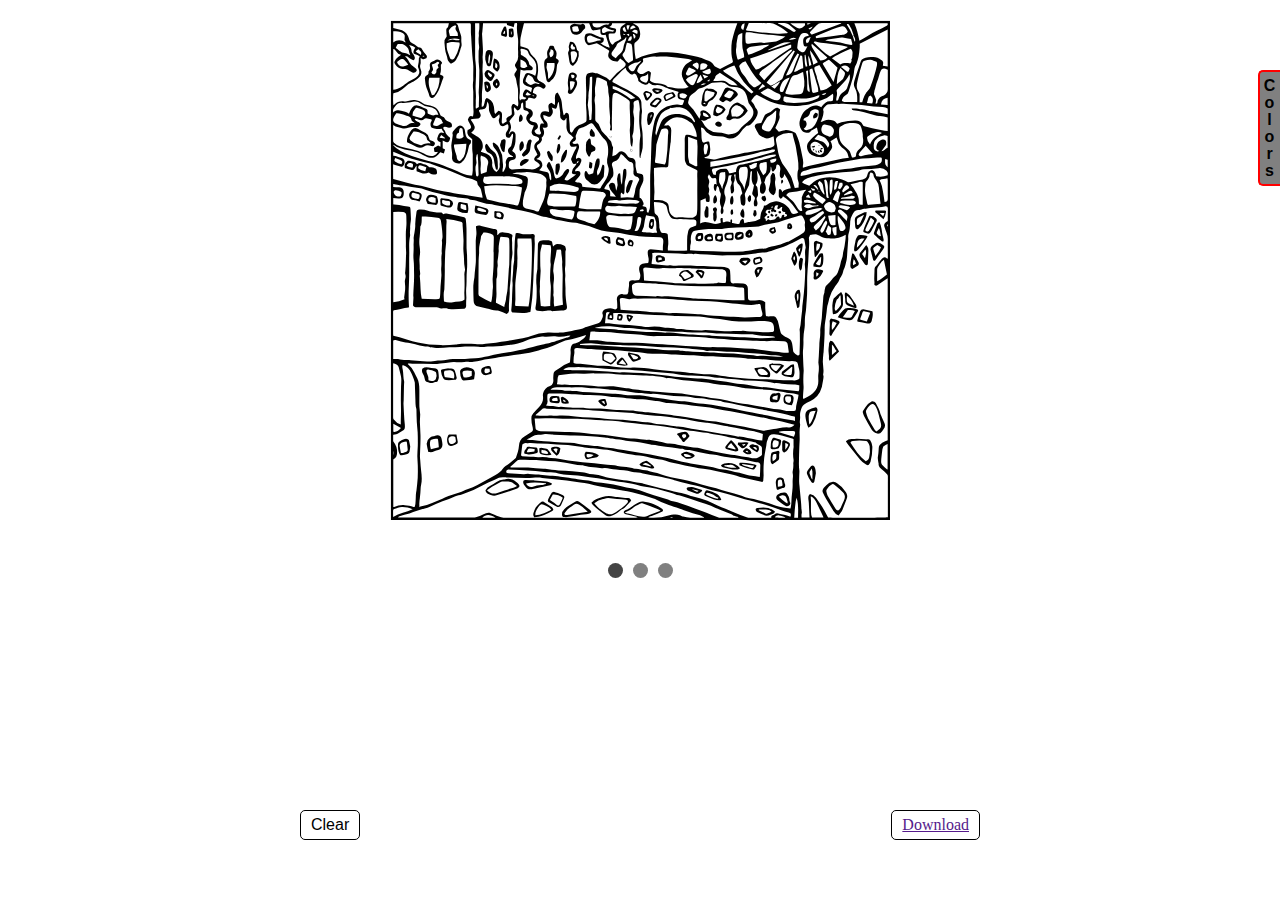
<file: index4.html>
<!DOCTYPE html>
<html lang="en">
<head>
    <meta charset="UTF-8">
    <meta http-equiv="X-UA-Compatible" content="IE=edge">
    <meta name="viewport" content="width=device-width, initial-scale=1.0">
    <title>Pokemon v4</title>
    <link rel="stylesheet" href="style4.css">
</head>
<body>
    <main>
        <div class="container">
            <div class="picture-box">
                <object class="picture" id="drawing" data="test.svg" type="image/svg+xml" height="500px" width="500px"></object>
                <div class="paint">
                    <div class="hidden">
                        <p>Colors</p>
                    </div>
                    <div class="menu colors">
                        <button class="btn-color red checked"></button>
                        <button class="btn-color blue"></button>
                        <button class="btn-color yellow"></button>
                        <button class="btn-color green"></button>
                        <button class="btn-color black"></button>
                        <button class="btn-color white"></button>
                    </div>
                </div>
            </div>
            </div>
            <div class="menu-draw">
                <button class="btn-draw selected" value="test.svg"></button>
                <button class="btn-draw" value="test2.svg"></button>
                <button class="btn-draw" value="test3.svg"></button>
            </div>
            <a href="" class="download" id="downloadSVG">Download</a>
            <a href="" class="clear">Clear</a>
            <div>
            </div>
        </div>
    </main>
    <script src="/script4.js"></script>
</body>
</html>
</file>
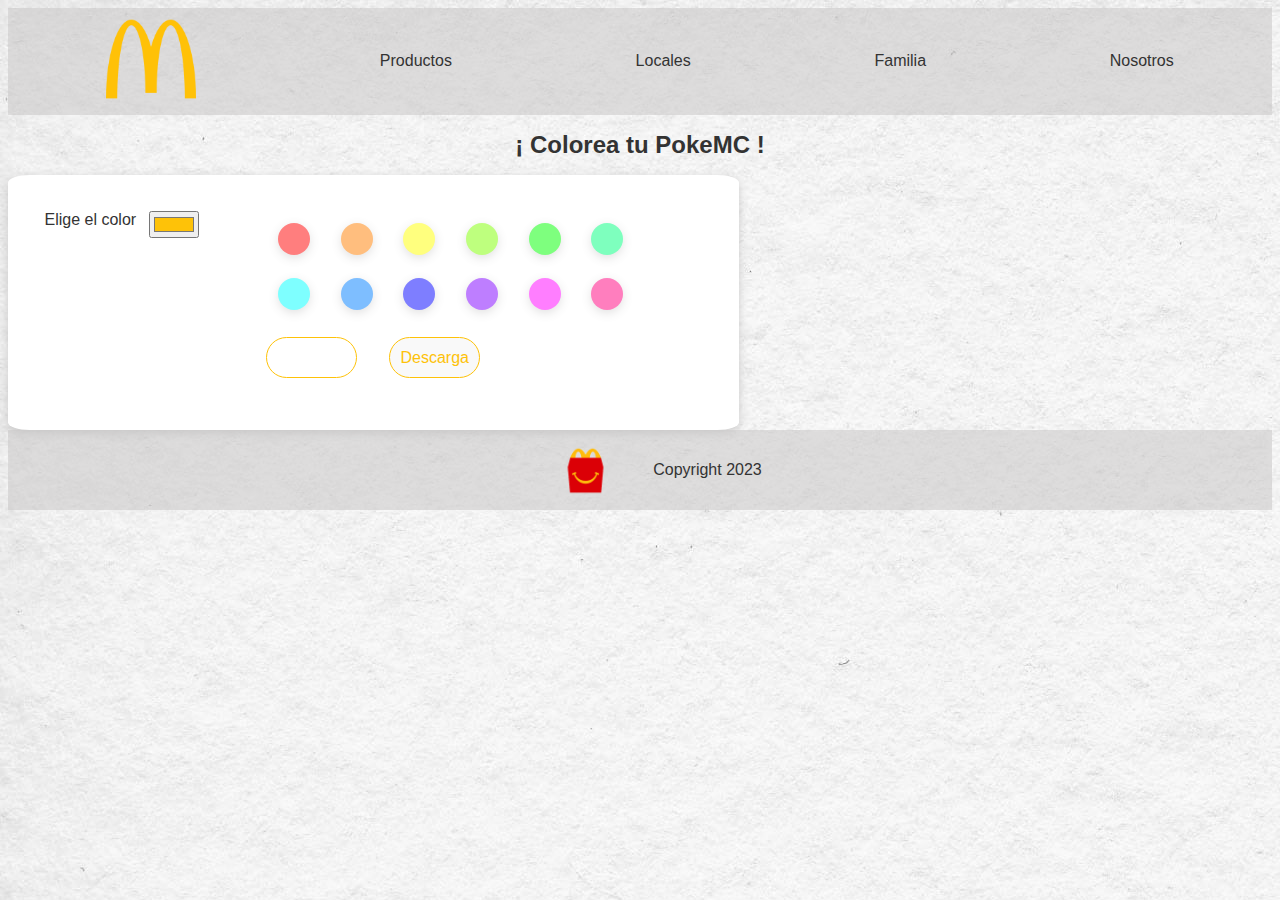
<file: html/1.html>
<!DOCTYPE html>
<html lang="en">

<head>
    <meta charset="UTF-8">
    <meta http-equiv="X-UA-Compatible" content="IE=edge">
    <meta name="viewport" content="width=device-width, initial-scale=1.0">
    <title>Proyecto Pikachu</title>
    <link rel="stylesheet" href="../css/3.css">

    <link rel="stylesheet" id="google-fonts-1-css"
        href="https://fonts.googleapis.com/css?family=Roboto%3A100%2C100italic%2C200%2C200italic%2C300%2C300italic%2C400%2C400italic%2C500%2C500italic%2C600%2C600italic%2C700%2C700italic%2C800%2C800italic%2C900%2C900italic%7CRoboto+Slab%3A100%2C100italic%2C200%2C200italic%2C300%2C300italic%2C400%2C400italic%2C500%2C500italic%2C600%2C600italic%2C700%2C700italic%2C800%2C800italic%2C900%2C900italic&amp;display=auto&amp;ver=5.8"
        type="text/css" media="all">

    <link rel="icon" type="image/vnd.microsoft.icon" href="../img/favicon.ico">


</head>

<body>
    <nav class="nav">
        <a href="../index.html"> <img src="../img/mcdonalds.png" alt="logo" style="width:10vh;"></a>
        <a href="">Productos</a>
        <a href="">Locales</a>
        <a href="">Familia</a>
        <a href="">Nosotros</a>
    </nav>

    <section class="section0">
        <h1> ¡ Colorea tu PokeMC !</h1>
    </section>

    <section class="section1">
        <article class="article">
            <div class="pikachu">
                <svg id="Capa_1" data-name="Capa 1" xmlns="http://www.w3.org/2000/svg" viewBox="0 0 595.28 841.89">
                    <defs>
                        <style>
                            .cls-1 {
                                fill: #fff;
                            }

                            .cls-2 {
                                fill: #1d1d1b;
                            }

                            .cls-3 {
                                fill: #d52d1e;
                            }
                        </style>
                    </defs>
                    <path
                        d="M264.47,196.34c3.64-4.48,6.82-8.6,10.23-12.53,4.26-4.9,8.71-9.64,13.09-14.45a7.3,7.3,0,0,1,.87-.8c1.66-1.3,3.22-1,4.08.88a26.52,26.52,0,0,1,1.24,3.94q5.41,19.34,10.8,38.67c.29,1,.67,2,1,3,3.52,0,6.85,0,10.18,0,1.86,0,3.72-.28,5.59-.37,5.7-.27,11.4-.48,17.11-.76s11.19-.63,16.79-.92a35.32,35.32,0,0,1,3.85,0,2.12,2.12,0,0,1,2.27,2.47,14,14,0,0,1-.41,2.62q-3.26,15.92-6.52,31.83c-.17.84-.22,1.72-.36,2.86,1,.09,1.85.23,2.69.24q16,.13,32,.23c4.86,0,5.64,1.16,3.95,5.67q-5.76,15.35-11.49,30.69c-.24.63-.44,1.28-.74,2.17,3.93,1.54,7.74,3.07,11.57,4.53,6.44,2.45,12.91,4.82,19.33,7.3,3.42,1.32,3.75,2.71,1.7,5.79q-10.47,15.75-20.89,31.55a16.49,16.49,0,0,0-.88,1.75c3.49,1.2,6.79,2.37,10.12,3.49,7,2.35,14,4.65,21,7.05,1.49.52,3.61.63,3.62,2.87,0,1.89-1.74,2.44-3.13,3.16l-31.24,16.12c-5.25,2.71-10.46,5.48-15.76,8.1a6.55,6.55,0,0,0-3.52,4.37,139.85,139.85,0,0,1-12.73,29.49,148,148,0,0,1-18.29,25,136.57,136.57,0,0,1-24.71,21.46,147.19,147.19,0,0,1-21.56,11.84,19.87,19.87,0,0,0,1.94.86c2.08.6,4.21,1,6.25,1.74a4.46,4.46,0,0,0,4.57-.87c6.36-4.83,12.8-9.56,19.22-14.3a7,7,0,0,1,2.27-1.29c1.78-.46,2.92.4,2.94,2.25s-.22,3.92-.33,5.88c-.33,5.59-.66,11.18-1,16.93,2.87,1.79,5.83,2.79,9.4,2.1,7.62-1.48,15.29-2.74,22.95-4,2.16-.36,4.53-.64,6,1.44s.13,4.15-1,6c-.81,1.34-1.66,2.65-2.77,4.42,2.71.55,5.06,1.06,7.42,1.5,10.05,1.89,20.11,3.75,30.16,5.67a10.58,10.58,0,0,0,4.65-.09c8.41-2.1,16.84-4.09,25.28-6.07a18,18,0,0,1,3.79-.52,3.33,3.33,0,0,1,3.52,4.22,48.35,48.35,0,0,1-2.19,6,8.93,8.93,0,0,0,1.71.41c3.64.16,7.28.27,10.92.39l.89,0c1.06,0,2.15.34,2.25,1.48a3.84,3.84,0,0,1-.8,2.58c-1.88,2.15-3.94,4.14-5.92,6.2-.66.69-1.27,1.41-2.16,2.4a67,67,0,0,0,6.14,3.44c2.54,1.1,2.7,3.62.4,5.26a31.67,31.67,0,0,1-11.67,4.8c-4.69,1.06-9.5,1.59-14.24,2.38a8.19,8.19,0,0,0-2.51.74c-6.65,3.56-13.89,5.53-21,7.76-12.81,4-26,6.29-39.17,8.67-3.87.7-7.76,1.33-11.63,2a16.44,16.44,0,0,0-1.74.58c10.17,14.93,18.08,30.84,25.5,47.5,1.64-2.43,3-4.52,4.42-6.56a87.65,87.65,0,0,1,14.41-15.95,96,96,0,0,1,34.18-19.41,98.79,98.79,0,0,1,15.56-3.32,100,100,0,0,1,35.45,1.45,108.8,108.8,0,0,1,32.65,12.53,94.6,94.6,0,0,1,20.36,15.54,102,102,0,0,1,23,37.11,126.85,126.85,0,0,1,6.29,23.62c.74,4.75,1.16,9.57,1.47,14.37a111.08,111.08,0,0,1-3.71,35.93c-3.83,14.29-10.2,27.31-20.27,38.28a182.67,182.67,0,0,1-13.82,13.73c-5.93,5.21-12.8,9.14-19.79,12.81A140.2,140.2,0,0,1,472,776.43a176.54,176.54,0,0,1-26.51,4.12,231.6,231.6,0,0,1-30.72.18,151.23,151.23,0,0,1-25.11-3.46,9.59,9.59,0,0,0-5.76.46c-5.47,2.11-11.2,3-17,3.72-12,1.5-23.78.31-35.44-2.5a73.54,73.54,0,0,1-9-3c-5.38-2.07-10.16-6.91-9-14.88.82-5.94,1.69-11.89,2.81-17.78.59-3.11.25-5.36-2.24-7.78-4.78-4.67-9.08-9.84-13.48-14.89a4,4,0,0,0-3.72-1.59,129.94,129.94,0,0,1-15-.17c-5.22-.37-9.69.7-13.42,4.6a31.28,31.28,0,0,0-8,14.89,116.27,116.27,0,0,0-2.54,20.78c-.17,3.44-.3,6.88-.6,10.31-.52,5.85-4.2,9.76-9.85,11-8.12,1.76-16.23,1.16-24.4.55-10.72-.81-21.27-2.69-31.84-4.53a7.86,7.86,0,0,0-3.19-.13,54.15,54.15,0,0,1-15.19,1.71c-6.3-.1-12.6-.33-18.89-.61a12.62,12.62,0,0,1-4-.9c-2.1-.84-3.74-2.5-1.63-5.32.93-1.25,1.91-2.47,3-3.82-1.49-.95-2.85-1.91-4.3-2.74s-2.57-1.53-2.29-3.37c.25-1.62,1.64-1.84,2.83-2.21A178.68,178.68,0,0,1,173,753a6.67,6.67,0,0,0,2.77-.91,48.48,48.48,0,0,1,12.92-6.38,11.65,11.65,0,0,0,1.72-.93c-.79-1.53-1.5-3-2.29-4.45A93.29,93.29,0,0,1,177.36,708a72.77,72.77,0,0,1-.48-16.48,49.3,49.3,0,0,1,7.5-21.27,121.66,121.66,0,0,1,7.84-11.07,4.72,4.72,0,0,0,.89-4.83c-2.21-7.25-4.58-14.45-6.39-21.8a266.37,266.37,0,0,1-6.48-35.7c-.38-3.67-.81-7.34-1.27-11.41-2.08,1.89-3.87,3.54-5.68,5.16a207.24,207.24,0,0,1-21.24,16.94,176.47,176.47,0,0,1-44.64,21.93c-1.21.4-2.45.73-3.69,1.06a34.13,34.13,0,0,0-11.2,5.7,138.65,138.65,0,0,1-30.93,16.51,10.37,10.37,0,0,1-2.84.7c-3,.26-4.67-1.23-4.74-4.24a35.33,35.33,0,0,1,.32-3.53c0-.64,0-1.3,0-2.27-2.61.25-5,.53-7.43.68a22.5,22.5,0,0,1-4.42-.06c-2.94-.39-4.51-2.89-3.29-5.59A85.28,85.28,0,0,1,43.42,631c.33-.57.69-1.11,1.23-2-2-.38-3.71-.66-5.4-1a19.88,19.88,0,0,1-3.68-1c-2.35-1-2.72-2.7-.72-4.19a75,75,0,0,1,10.09-6.64c9.47-4.84,19.13-9.3,28.65-14.06a22.4,22.4,0,0,0,4.89-3.73c5.15-4.74,10.23-9.54,15.31-14.36,10.57-10,21.22-20,31.65-30.23,7.05-6.89,13.75-14.13,20.66-21.16,4.63-4.72,9.22-9.47,14-14,5.16-4.85,10.47-9.58,15.89-14.14,5.88-4.93,12-9.61,18-14.42.43-.34.81-.75,1.43-1.34a15.14,15.14,0,0,0-1.75-.86A207.83,207.83,0,0,1,155,471.12c-7.86-4.49-15.48-9.44-22.92-14.61-18.66-13-34.65-28.84-49-46.35a192.53,192.53,0,0,1-16.94-23.83,9.62,9.62,0,0,0-3.49-3.45,17.85,17.85,0,0,1-7.12-7.31c-1.58-3.17-2-6.45-.34-9.65,1-1.92.67-3.3-.36-5.14-2.4-4.24-1.89-8.57.85-12.53A13,13,0,0,1,63,342.62c8.32-2.07,14.54-7.07,19.88-13.55A111.21,111.21,0,0,1,98.17,313.9a33.93,33.93,0,0,0,5.16-5.67c7.83-10.21,17.41-18.49,28-25.6a150.54,150.54,0,0,1,34-16.88c11.2-3.95,22.76-6.27,34.4-8.29a78.94,78.94,0,0,1,9.1-.87,4.34,4.34,0,0,0,4.21-2.89c7.75-16.37,15.45-32.78,23.6-48.95,4.69-9.31,10.18-18.22,15.36-27.29.78-1.35,1.88-2.52,2.75-3.83a3.17,3.17,0,0,1,3.46-1.7c1.6.34,1.68,1.73,1.92,3l3.66,19.74C263.94,195,264.12,195.35,264.47,196.34Zm26.11,409c-1.81,2.15-3.6,4.21-5.33,6.33-5,6.1-9.94,12.23-14.92,18.33-2.45,3-3.35,3.18-6.15.57-5.7-5.3-11.26-10.75-16.9-16.11-3.56-3.39-7.16-6.75-10.8-10.18-.52.45-.9.74-1.24,1.08q-9.08,8.91-18.15,17.83c-1.47,1.45-2.94,2.9-4.51,4.23-1.37,1.16-2.31,1.07-3.64-.09a12.4,12.4,0,0,1-1.22-1.29c-4.63-5.37-9.23-10.76-13.86-16.12-1.71-2-3.47-3.93-5.23-5.91-2.43,2.83-2.38,2.82-2,5.66,1.82,12.6,5.14,24.86,8.7,37.06.6,2,1.39,4,2.22,6.39,1.35-1.34,2.33-2.44,3.44-3.4,3.88-3.33,7.77-6.66,11.72-9.9,1.58-1.3,3.23-1.34,4-.37s.53,2.35-1.07,3.83a7.32,7.32,0,0,1-.67.58,105.63,105.63,0,0,0-18.18,16.79c-5.12,6-9.59,12.49-12.54,19.91-3.88,9.76-3.81,19.77-2,29.88A87.72,87.72,0,0,0,191,736.1c3.14,5.9,6.63,11.62,9.9,17.45a14.69,14.69,0,0,1,.94,2.83l-.74.5c-3.63-1.59-5.55-5.12-8.2-8.11-3.56,1.56-7.12,3-10.56,4.65A38.42,38.42,0,0,0,170.06,763a13.12,13.12,0,0,0-1.35,2.41c2.63,2.22,5.58,2.77,8.42,3.43a327,327,0,0,0,49.19,7.89c6.4.5,12.77.77,19.11-.55,4.92-1,6.32-2.4,7.2-7.26A21.91,21.91,0,0,0,253,766c.34-9.44.91-18.84,3-28.13a35,35,0,0,1,10.28-18.53c3.39-3.17,7.24-5.42,12.19-5,3.72.31,7.46.49,11.2.56,2,0,4-.3,6.29-.49-.58-.81-.87-1.19-1.14-1.59-2.85-4.15-5.5-8.42-6.93-13.31a17.26,17.26,0,0,1-.4-2.94c1.44-.64,1.94.1,2.46.86,1.7,2.53,3.4,5.08,5.16,7.57,3.35,4.74,6.52,9.63,10.17,14.14a166.67,166.67,0,0,0,20.3,21A144.15,144.15,0,0,0,350.44,758a133.32,133.32,0,0,0,24.82,11,173.31,173.31,0,0,0,45.29,7.48,248.82,248.82,0,0,0,27.17-.62,150.57,150.57,0,0,0,28.43-5.15,139.13,139.13,0,0,0,31.67-12.86,108.31,108.31,0,0,0,24.68-19.53,88.88,88.88,0,0,0,20.39-33.53,106,106,0,0,0,5.37-26.24A119.82,119.82,0,0,0,557,649.7a118.47,118.47,0,0,0-13.55-38.81,85.53,85.53,0,0,0-15.75-20.58,97.41,97.41,0,0,0-23.85-16.7,103.47,103.47,0,0,0-44-11.06,86.26,86.26,0,0,0-10.29.38c-4.19.41-8.39,1-12.53,1.77a78.12,78.12,0,0,0-21.31,7.68,91.38,91.38,0,0,0-20.11,13.89,81.72,81.72,0,0,0-21.48,31.43A73.67,73.67,0,0,0,369.43,639a79.62,79.62,0,0,0,4.46,31.1A49.41,49.41,0,0,0,379,681.31a102.71,102.71,0,0,0,9,11.65c8.29,9.43,18.54,15.86,30.18,20.09a67.19,67.19,0,0,0,25,3.73,64.83,64.83,0,0,0,26-6.16c14.39-6.73,25.05-17.37,31.22-32.07,5.66-13.46,6.6-27.23,1-41a44.72,44.72,0,0,0-10.91-16,62,62,0,0,0-21.43-12.76,48.43,48.43,0,0,0-17.38-2.91,45.18,45.18,0,0,0-38.83,22.94c-3.42,6.28-5.54,12.91-5.3,20.26a31.26,31.26,0,0,0,2.48,11.69c3.08,7,8.45,11.73,15.18,15.12a24.15,24.15,0,0,0,15.51,2c6.39-1.13,11.05-4.87,14.34-10.42,4-6.68,4.28-11.7-.67-19.24A12.26,12.26,0,0,0,444,642.43a24.82,24.82,0,0,0-6.07.94c-1.53.36-3,1.09-4.47,1.54-1.9.57-2.82.26-3.26-.92q-.84-2.21,1.86-3.44a27.11,27.11,0,0,1,2.73-1.14c5.36-1.71,10.78-2.59,16.08,0,6.28,3.1,9.61,8.54,11.28,15.11a14.72,14.72,0,0,1,.35,7c-2.43,10.82-13.05,21.93-26.61,21.31-12.46-.56-21.54-6.47-28-16.51-5.93-9.18-6.15-19.34-3.2-29.6a47.83,47.83,0,0,1,17.67-25.55A48.54,48.54,0,0,1,453,601.3c11,.15,21.1,3.61,30.45,9.24a53.71,53.71,0,0,1,18.66,18.19c6.43,10.59,8.51,22.08,7.12,34.3a60.91,60.91,0,0,1-12,30.4A68.39,68.39,0,0,1,466,717a76.34,76.34,0,0,1-25.73,4.54A73,73,0,0,1,426.84,720c-17.3-3-31.29-11.87-42.91-24.76-3.63-4-7.17-8.11-10.69-12.23-2.74-3.22-5.39-6.53-8.06-9.81a6.29,6.29,0,0,1-1.07-1.76,4.7,4.7,0,0,1,0-1.63,4.4,4.4,0,0,1,1.84.15,18.17,18.17,0,0,1,2.25,1.89c.46.37,1,.7,1.79,1.32-.22-.9-.29-1.27-.41-1.63a82.12,82.12,0,0,1-3.85-39.86,64.75,64.75,0,0,1,4.78-17.29c1.42-3.13,2-6,.16-9.16a95.78,95.78,0,0,1-4.13-8.89,38,38,0,0,0-2.07,7.52c-.37,1.83-.6,3.7-1.11,5.49s-1.76,2.08-3.23,1.3a6.33,6.33,0,0,1-1.19-.86L344.7,597.31c-1.68-1.46-3.4-2.89-5.26-4.47a19.52,19.52,0,0,0-.9,1.86q-3.9,10.84-7.75,21.69c-.9,2.5-1.76,5-2.69,7.5s-2.08,3-4.54,1.71c-.79-.41-1.52-.92-2.27-1.39ZM259.64,503.12c-.47-10.32-.95-20.49-1.42-30.66a7.15,7.15,0,0,0-2.58,1.94c-2.51,2.64-5,5.31-7.54,7.92q-6.71,6.89-13.44,13.73c-2.62,2.66-5.26,5.29-7.89,7.94-.72.71-1.46,1.32-2.7.69a9.28,9.28,0,0,1,2.41-5.51c2.68-3.4,5.4-6.79,8.37-9.94,4.11-4.38,8.48-8.51,12.7-12.79,2.77-2.8,5.48-5.68,8.19-8.54,1.09-1.14,2.36-2,3.93-1.44a4.13,4.13,0,0,1,2.9,3.75c.11,1.18.14,2.36.23,3.54.18,2.24.37,4.47.57,7,2.58-.65,4.94-1.25,7.31-1.83a126.92,126.92,0,0,0,23.69-8.19,18.37,18.37,0,0,0,4-2.5c2.34-1.95,4.55-4.06,6.8-6.13C317,451.27,327.36,439.27,335,425a96.8,96.8,0,0,0,7.75-18.17c1.88-6.34,3.63-12.68,4.07-19.32.33-5,1.06-10,1-15,0-5.79-.67-11.58-1.09-17.37-.92-12.83-4.71-24.92-9.76-36.63A154.91,154.91,0,0,0,320.46,290a212.6,212.6,0,0,0-25.73-29.62,285.89,285.89,0,0,0-24-20.54c-1.22-.94-2.49-1.8-3.92-2.83-11.31,15.91-22.48,31.6-33.76,47.45,1,.7,1.57,1.17,2.21,1.58,3.31,2.14,6.67,4.21,9.94,6.4A108.75,108.75,0,0,1,265.46,310a73.9,73.9,0,0,1,13.14,19.53A147.23,147.23,0,0,1,289,361.13a93.12,93.12,0,0,1,1.49,26.12,65.72,65.72,0,0,1-6.47,23.49c-3.87,7.86-8.9,14.85-15.88,20.31a88.86,88.86,0,0,1-13.91,8.87,65.48,65.48,0,0,1-30.09,7.37,48.43,48.43,0,0,1-15.67-2.54A58,58,0,0,1,177.76,421c-10.47-15.89-15.85-33.27-14.85-52.46a93.41,93.41,0,0,1,2.42-16.9c2.85-11.9,7.95-22.84,14.15-33.3,2.29-3.87,4.77-7.64,7.48-12-1.53.22-2.56.32-3.57.54-16.06,3.53-32,7.55-47,14.35-12.18,5.49-23.7,12.06-33.88,20.77a32.66,32.66,0,0,0-7.91,9.11c-2.2,4.08-1.62,7,2.1,9.69,6.66,4.92,13.38,9.76,19.87,14.88q15.3,12.07,30.3,24.52c5.29,4.4,10.44,9,15.36,13.83s9.89,10.15,14.58,15.46A91.55,91.55,0,0,1,190,448c1.5,2.91,2.65,5.94,2.31,9.33-.58,6-5.75,9.76-11.56,8.06a34.56,34.56,0,0,1-7.23-3.28c-5.25-3-9.72-7-14.21-11q-15.06-13.5-31.07-25.9c-15.62-12-31.66-23.43-48.78-33.26-1.81-1.05-3.67-2-5.5-3a3.33,3.33,0,0,0,.6,2.11c3.27,4.54,6.45,9.16,9.89,13.58a259.53,259.53,0,0,0,31,32.86,225.94,225.94,0,0,0,49.63,33.84,204.49,204.49,0,0,0,33.72,13.44,3.58,3.58,0,0,0,3.51-.61c2.86-2.1,5.81-4.07,8.75-6.05a17.55,17.55,0,0,1,2.32-1.29,1.92,1.92,0,0,1,2.61.67,2.14,2.14,0,0,1-.32,2.95,13.24,13.24,0,0,1-1.9,1.39c-6.43,4.56-13,9-19.26,13.73a353,353,0,0,0-27.43,22.92c-4.68,4.37-9.37,8.74-13.86,13.3-7,7.09-13.77,14.35-20.68,21.5q-4.32,4.46-8.79,8.75c-5.4,5.18-10.85,10.31-16.29,15.46l-14.81,14c-6.36,6-12.78,12-19.06,18.14a26.14,26.14,0,0,0-7.27,11.67c-1.13,4.08-.26,7,4.32,8.63,4.3,1.56,8.78,1.33,13.14.74,12.57-1.71,24.53-5.73,36.16-10.64a165.5,165.5,0,0,0,29.47-16.17,197.56,197.56,0,0,0,24-19.6,214.72,214.72,0,0,0,20.94-22.87c5.43-6.88,10.62-14,15.93-20.92.75-1,1.31-2.25,3.05-2.24.75,1.82-.25,3.28-.94,4.71a78,78,0,0,1-9.28,14.72c-2.26,2.82-4.46,5.69-6.6,8.42a9.7,9.7,0,0,0,.52,1.11q7.11,10.33,14.26,20.67a10.4,10.4,0,0,0,1.56,1.49L230.17,572c.21-.21.39-.44.6-.65,2.61-2.69,5.18-5.42,7.85-8.05,1.65-1.63,3-1.58,4.55.09,5.13,5.72,10.21,11.47,15.32,17.2,2.55,2.86,5.12,5.69,7.87,8.75,4.4-5.48,8.86-10.6,13.18-16.57-2.08.27-3.53.52-5,.63-4.32.35-8.63.67-12.95.93-.92.06-2,.24-2.44-1.39a8.35,8.35,0,0,1,1.87-1.1,90.89,90.89,0,0,1,9.15-2.34c8.72-1.52,17.47-2.83,26.21-4.27,2.55-.42,5.09-1,8.22-1.59-1.2-.86-1.79-1.36-2.45-1.75-7-4.11-13.88-8.27-20.88-12.3-5.12-3-5.71-4.36-4-10,4-13.39,7.84-26.81,11.75-40.21.32-1.1.62-2.19.93-3.29-1.68-.78-2.8-.08-3.95.44-5.93,2.66-11.87,5.3-17.78,8-5.29,2.41-10.51,4.94-15.83,7.27a11.92,11.92,0,0,1-6.19,1.42c0-1.75-.06-1.8.67-2.36a50,50,0,0,1,4.78-3.46C254.17,505.87,256.83,504.6,259.64,503.12ZM60.42,365.92c-2.45,4.07-2.11,7.71,1.3,10.45a45,45,0,0,0,8.15,5.27c15.6,7.72,30.06,17.29,44.25,27.26,5.71,4,11.21,8.36,16.67,12.71q11.78,9.38,23.36,19c6.23,5.13,12.31,10.44,18.56,15.54a21.93,21.93,0,0,0,9.1,4.72c4,.86,6.67-1.69,5.77-5.68a23.86,23.86,0,0,0-2.23-6.06A89,89,0,0,0,173.86,433a275.32,275.32,0,0,0-27.33-27Q124,386.48,99.75,369a73.87,73.87,0,0,1-7.86-6.23,9.71,9.71,0,0,1-2.54-11.36,27.26,27.26,0,0,1,3.41-5.85,53.25,53.25,0,0,1,9.66-9.49,135.26,135.26,0,0,1,26.23-16.41A177.3,177.3,0,0,1,163,307c8.86-2.24,17.85-4,26.78-6,1.56-.35,3.14-.93,4.3.7s-.1,2.79-.86,4c-3.83,6.09-7.82,12.09-11.5,18.26a105.05,105.05,0,0,0-11.07,26c-1.46,5.32-2.76,10.67-2.82,16.25,0,4.51-.61,9.08-.17,13.54a78.9,78.9,0,0,0,6.9,25.85c3.86,8.24,8.35,16,15,22.45,11.26,10.81,24.72,15.76,40.1,14.34a64,64,0,0,0,39.65-18.54c8.5-8.31,13.19-18.78,15.64-30.26a75.66,75.66,0,0,0,.08-28.77,145,145,0,0,0-6.42-23.31A84.79,84.79,0,0,0,258.23,309c-7.31-7.26-15.7-13.14-24.48-18.48-1.59-1-3.27-1.81-4.83-2.84s-1.79-2.11-.92-3.78a18.62,18.62,0,0,1,1.3-2c5.22-7.41,10.41-14.84,15.65-22.23q9.24-13,18.57-26c1.79-2.5,2.88-2.72,5.35-.91,4.45,3.26,8.93,6.49,13.19,10a200.78,200.78,0,0,1,23.28,21.79c5.74,6.48,11.58,12.92,16.81,19.8a154.38,154.38,0,0,1,18,30.12c3.64,8.08,7,16.32,8.81,25a156.36,156.36,0,0,1,3.3,37.51,124.13,124.13,0,0,1-2.05,19.06,107.43,107.43,0,0,1-11.1,31c-5.27,9.9-12.09,18.64-19.52,27-1.21,1.35-2.38,2.72-3.57,4.08a22.65,22.65,0,0,0,4.95-3.08,125.71,125.71,0,0,0,19.53-18.42,134.33,134.33,0,0,0,16.39-23.8,124.56,124.56,0,0,0,11.72-28.61,5.1,5.1,0,0,1,2.81-3.53c9.3-4.76,18.57-9.58,27.84-14.37,5.43-2.81,10.86-5.6,16.27-8.43a16.07,16.07,0,0,0,1.93-1.45l-2.92-1c-8.49-2.85-17-5.76-25.49-8.53-4.93-1.6-4.16-3.28-2.13-6.3,6.92-10.31,13.73-20.7,20.56-31.08a14.55,14.55,0,0,0,1-2.06c-.8-.35-1.32-.62-1.86-.82q-14-5.29-27.89-10.58c-3.4-1.29-3.76-2.12-2.61-5.58.09-.29.17-.57.27-.85q5.58-14.78,11.14-29.57a12.5,12.5,0,0,0,.39-2c-.72-.06-1.2-.13-1.68-.14L354,257.52a26.18,26.18,0,0,1-2.66-.06,2.18,2.18,0,0,1-2.19-2.32,12.27,12.27,0,0,1,.13-2.35c1.81-8.77,3.66-17.53,5.47-26.31.58-2.83,1.09-5.68,1.69-8.8-6.53.38-12.6.77-18.68,1.07-6.39.31-12.78.5-19.17.79-4.33.19-8.64.5-13,.64-2.88.1-3.57-.41-4.3-3-2.93-10.52-5.79-21.05-8.72-31.57-1-3.56-2.09-7.09-3.24-11a18.36,18.36,0,0,0-2,1.69c-2.41,2.73-4.8,5.48-7.14,8.27-15.71,18.72-30.57,38.1-45,57.79-8.22,11.18-16.48,22.35-24.66,33.57a6.21,6.21,0,0,1-4.67,2.65q-7.62.84-15.22,1.76c-12.17,1.49-24,4.58-35.67,8.12a162.24,162.24,0,0,0-28.51,12,145.37,145.37,0,0,0-24.1,15.94A155.39,155.39,0,0,0,84,334.8c-4.14,4.72-8.8,8.67-15,10.56a32.26,32.26,0,0,0-7.53,3.32c-5.06,3.12-4.64,10,.59,12.75,4.62,2.44,9.3,4.76,13.77,7.42,9.82,5.84,19.71,11.59,29.23,17.89a501.85,501.85,0,0,1,41.74,30.5C155.84,424.68,165,432,173,440.59c2.73,2.93,4.89,6.4,7.35,9.59,1.09,1.42.31,2.06-1.09,2.78a412.59,412.59,0,0,0-56.06-48C103.24,390.57,82.67,377.1,60.42,365.92Zm268.69,195c-1.44,3.63-2.79,7-4.1,10.39-2.56,6.6-5.06,13.23-7.65,19.82-1.37,3.48-3,3.71-5.5,1q-9.06-10.12-18.15-20.23c-.44-.48-1.14-1.2-1.6-1.12-2.43.41-5,.06-6.9,2.54-3.55,4.72-7.39,9.22-11.11,13.81-1.86,2.3-3.68,4.62-5.59,6.87-1.23,1.46-2.35,1.52-3.8.34a11.44,11.44,0,0,1-1.26-1.25q-8.83-9.93-17.66-19.86c-1.61-1.81-3.27-3.56-5.1-5.54-1.76,1.88-3.19,3.48-4.7,5-4.65,4.68-9.35,9.33-14,14-2.5,2.52-4.88,5.16-7.41,7.64-1.84,1.8-3.09,1.62-4.64-.4-.24-.31-.41-.67-.63-1L195,572.23c-.48-.69-1-1.33-1.63-2.06a9.09,9.09,0,0,0-1.09.87c-2.59,2.83-5.14,5.7-7.77,8.48a4.51,4.51,0,0,0-1.08,3.82c.52,5.36,1.08,10.72,1.63,16.16,3.46-2.43,3.5-2.42,6.23.74q6.94,8,13.93,16.06c1.85,2.12,3.78,4.18,5.77,6.37.91-.84,1.58-1.41,2.2-2l20-19.73c2.75-2.71,3.54-2.69,6.32,0q11.82,11.4,23.66,22.76c1.18,1.13,2.49,2.14,3.81,3.28,4.59-5.67,9-11.18,13.51-16.67q3.45-4.23,7-8.42c1.7-2,2.42-2.11,4.8-.74.25.15.52.28.77.43q14.73,9,29.46,18.05a14.74,14.74,0,0,0,1.95.81c1.88-5.18,3.71-10.17,5.51-15.16,2-5.56,3.94-11.13,6-16.68.82-2.22,2.2-2.6,4.1-1.28.32.23.61.5.91.76q8.53,7.5,17.09,15a16.13,16.13,0,0,0,1.72,1.08c.62-3.46.86-6.74,1.84-9.77A12.76,12.76,0,0,0,360,582.68c-2-3-3.48-6.3-5.2-9.46-.35.19-.48.21-.51.28-.19.45-.36.91-.51,1.37-.87,2.67-2.34,3.18-4.59,1.53-1.67-1.22-3.28-2.52-4.92-3.78Zm-48.27-17.1c.65.44,1.11.79,1.6,1.08q8.15,4.8,16.29,9.6c2.89,1.7,5.71,3.5,8.63,5.14a4.42,4.42,0,0,1-.54,8,20.54,20.54,0,0,1-2.8.84c-1.85.43-3.72.81-6.16,1.34l15.8,17.57a7,7,0,0,0,.66-.93q3.74-9.65,7.47-19.3c1.31-3.39,2.61-6.8,4-10.16.88-2.13,2.3-2.52,4.18-1.26.74.5,1.4,1.09,2.1,1.63q7.59,5.88,15.19,11.76c.75.57,1.57,1,2.66,1.78.26-1.93,1.58-3.31.39-5-3.14-4.54-6.28-9.07-9.38-13.64a2.19,2.19,0,0,0-3-.85,39.38,39.38,0,0,1-4.52,1.4c-1.1.29-2.32.67-3.39-1.18,10.62-5.75,20.79-12.12,31.33-18.51-1.09-.62-1.75-1.05-2.45-1.38-5.7-2.67-11.42-5.32-17.12-8a4.46,4.46,0,0,1-1.93-1.28,3.88,3.88,0,0,1-.59-2.65c.28-1,1.36-1.27,2.46-.91s2,.6,3.25,1l19.76-30.42c-3.76.58-6.86,1-9.95,1.54-9.42,1.6-18.81,3.28-28.23,4.81a15.43,15.43,0,0,1-7.26-.28c1.64-3,5-2.14,6.95-4.05.43-7.27.85-14.65,1.28-22l-.63-.35-32.22,24.18a49.29,49.29,0,0,1-.67,5.83c-.83,3.34-1.88,6.63-2.85,9.93C287.73,520.5,284.32,532,280.84,543.81Zm63.58,5c1.16,2.66,2.69,3.58,5.46,2.93,4.4-1,8.9-1.6,13.35-2.41,15.31-2.77,30.52-5.92,45.32-10.83,5.62-1.86,11.23-3.75,16.2-7.06a17.23,17.23,0,0,0,6.07-5.93,7.34,7.34,0,0,0-2.54-10.06,19.09,19.09,0,0,0-4.81-2.22c-4.06-1.14-8.16-2.18-12.29-3-9.06-1.84-18.15-3.55-27.24-5.28-6.94-1.31-13.9-2.57-21.12-3.9l-13.74,21c3.12,1.51,5.94,2.9,8.78,4.24s5.93,2.67,8.84,4.1c2.48,1.22,2.56,3.09.31,4.74a11.27,11.27,0,0,1-1,.61c-4.56,2.75-9.12,5.47-13.67,8.23C349.66,545.52,347,547.19,344.42,548.8Zm33.07,226.09c-7.34-3-14-5.49-20.57-8.34a107.87,107.87,0,0,1-18.63-10.76c-5.81-4.06-11.37-8.49-17.21-12.89-.19.68-.35,1.13-.43,1.6-.9,5.62-1.68,11.26-2.71,16.86a8.47,8.47,0,0,0,4.24,9.24,36.91,36.91,0,0,0,7,3,95.9,95.9,0,0,0,39.4,3C371.38,776.25,374.1,775.56,377.49,774.89ZM215.11,261c-10.13-.65-36.38,4.77-51.62,10.45-19.88,7.41-38.34,19.91-44.67,27.51.65-.3,1-.44,1.3-.61a182.8,182.8,0,0,1,24.08-11.1,226.88,226.88,0,0,1,57.07-13c4.82-.47,4.82-.49,7.81-4.58q2.35-3.21,4.68-6.45C214.2,262.65,214.55,262,215.11,261Zm2.32-5.59c2.07.42,2.66-.85,3.4-1.83,5.31-7.09,10.57-14.24,15.92-21.3q11.07-14.58,22.29-29.07a4.67,4.67,0,0,0,1-4.36c-.48-1.9-.75-3.86-1.12-5.79q-1.19-6.32-2.39-12.63l-.74-.21C240.93,204.13,229.56,229.81,217.43,255.43ZM66.09,611.23a131.47,131.47,0,0,0-24.5,12.43c4.16.7,8.25,1.09,12.33,1.5,1.66.16,3.33.27,5,.56a2,2,0,0,1,1.71,2.37A1.85,1.85,0,0,1,58.7,630c-.79,0-1.58.07-2.36.07-2,0-4.37-.72-6,.07s-2.65,3.06-3.88,4.71a27,27,0,0,0-1.76,2.73,17.47,17.47,0,0,0-.82,2.15,30.74,30.74,0,0,0,3.5,0c4.77-.64,9.52-1.37,14.29-2a15.94,15.94,0,0,1,2.93-.13c.93,0,1.75.36,1.9,1.47a2.22,2.22,0,0,1-1.38,2.64,10.26,10.26,0,0,1-2,.49c-1.23.24-2.47.44-3.9.68-.17,2-.33,3.82-.49,5.7,4.74-.69,22.71-9.7,26.32-13.12H76a19.91,19.91,0,0,1-8.3-1.78c-4.77-2.13-7.41-6.81-6.19-11.76a58.18,58.18,0,0,1,3.32-8.44A17.52,17.52,0,0,1,66.09,611.23Zm197.49-125.8c.43,5.42-.21,10.41.81,15.71L286.74,491c-2-2.76-4-5.21-5.71-7.79a2.91,2.91,0,0,0-3.76-1.25c-3.19.92-6.42,1.73-9.65,2.57C266.32,484.84,265,485.11,263.58,485.43ZM446.12,528l.1-.87c-1.76-1-3.52-2-5.27-3.06-2.2-1.28-2.5-2.53-.85-4.49,1.27-1.5,2.78-2.79,4.14-4.21.7-.72,1.3-1.53,2.34-2.77-1.69,0-2.66,0-3.63,0-2.95-.11-5.9-.19-8.84-.39-2.57-.17-3.39-1.73-2.21-4.08.4-.78.92-1.51,1.38-2.26.61-1,1.22-2,1.82-3l-.34-.56-16.56,3.95a3.05,3.05,0,0,0,1.56,1c3.06,1.07,6.2,2,9.16,3.23,7.95,3.43,9.83,12.72,4.63,19.21a17.2,17.2,0,0,0-1,1.53l.33.49ZM291.79,489.83l9.2-7.28c-4.52-1.34-8.51-2.59-12.55-3.68a4.11,4.11,0,0,0-3.86,1.23ZM153.62,772.26c3,1.38,17.72,1.84,20.15.65-3.72-1.68-8.21-2.17-9.8-7C159.88,767.16,156.14,768.63,153.62,772.26Zm-.54-10.1c2.47,2.06,2.45,2,3.77,1.55,2.57-.91,5.18-1.71,7.74-2.68a16.13,16.13,0,0,0,2.6-1.56l-.28-.64Z" />
                    <path class="cls-1"
                        d="M290.58,605.37l30.71,18.84c.75.47,1.48,1,2.27,1.39,2.46,1.27,3.57.87,4.54-1.71s1.79-5,2.69-7.5q3.87-10.85,7.75-21.69a19.52,19.52,0,0,1,.9-1.86c1.86,1.58,3.58,3,5.26,4.47L359,609.75a6.33,6.33,0,0,0,1.19.86c1.47.78,2.78.34,3.23-1.3s.74-3.66,1.11-5.49a38,38,0,0,1,2.07-7.52,95.78,95.78,0,0,0,4.13,8.89c1.86,3.21,1.26,6-.16,9.16a64.75,64.75,0,0,0-4.78,17.29,82.12,82.12,0,0,0,3.85,39.86c.12.36.19.73.41,1.63-.84-.62-1.33-1-1.79-1.32a18.17,18.17,0,0,0-2.25-1.89,4.4,4.4,0,0,0-1.84-.15,4.7,4.7,0,0,0,0,1.63,6.29,6.29,0,0,0,1.07,1.76c2.67,3.28,5.32,6.59,8.06,9.81,3.52,4.12,7.06,8.21,10.69,12.23C395.55,708.09,409.54,717,426.84,720a73,73,0,0,0,13.45,1.54A76.34,76.34,0,0,0,466,717a68.39,68.39,0,0,0,31.17-23.53,60.91,60.91,0,0,0,12-30.4c1.39-12.22-.69-23.71-7.12-34.3a53.71,53.71,0,0,0-18.66-18.19c-9.35-5.63-19.45-9.09-30.45-9.24a48.54,48.54,0,0,0-30.64,9.88,47.83,47.83,0,0,0-17.67,25.55c-2.95,10.26-2.73,20.42,3.2,29.6,6.49,10,15.57,15.95,28,16.51,13.56.62,24.18-10.49,26.61-21.31a14.72,14.72,0,0,0-.35-7c-1.67-6.57-5-12-11.28-15.11-5.3-2.61-10.72-1.73-16.08,0a27.11,27.11,0,0,0-2.73,1.14q-2.7,1.23-1.86,3.44c.44,1.18,1.36,1.49,3.26.92,1.51-.45,2.94-1.18,4.47-1.54a24.82,24.82,0,0,1,6.07-.94,12.26,12.26,0,0,1,10.43,5.77c4.95,7.54,4.65,12.56.67,19.24-3.29,5.55-7.95,9.29-14.34,10.42a24.15,24.15,0,0,1-15.51-2c-6.73-3.39-12.1-8.15-15.18-15.12a31.26,31.26,0,0,1-2.48-11.69c-.24-7.35,1.88-14,5.3-20.26a45.18,45.18,0,0,1,38.83-22.94,48.43,48.43,0,0,1,17.38,2.91,62,62,0,0,1,21.43,12.76,44.72,44.72,0,0,1,10.91,16c5.57,13.82,4.63,27.59-1,41-6.17,14.7-16.83,25.34-31.22,32.07a64.83,64.83,0,0,1-26,6.16,67.19,67.19,0,0,1-25-3.73c-11.64-4.23-21.89-10.66-30.18-20.09a102.71,102.71,0,0,1-9-11.65,49.41,49.41,0,0,1-5.14-11.25,79.62,79.62,0,0,1-4.46-31.1,73.67,73.67,0,0,1,4.71-21.26,81.72,81.72,0,0,1,21.48-31.43,91.38,91.38,0,0,1,20.11-13.89A78.12,78.12,0,0,1,437,564.7c4.14-.8,8.34-1.36,12.53-1.77a86.26,86.26,0,0,1,10.29-.38,103.47,103.47,0,0,1,44,11.06,97.41,97.41,0,0,1,23.85,16.7,85.53,85.53,0,0,1,15.75,20.58A118.47,118.47,0,0,1,557,649.7a119.82,119.82,0,0,1,1.24,28.82,106,106,0,0,1-5.37,26.24,88.88,88.88,0,0,1-20.39,33.53,108.31,108.31,0,0,1-24.68,19.53,139.13,139.13,0,0,1-31.67,12.86,150.57,150.57,0,0,1-28.43,5.15,248.82,248.82,0,0,1-27.17.62A173.31,173.31,0,0,1,375.26,769a133.32,133.32,0,0,1-24.82-11,144.15,144.15,0,0,1-24.95-17.83,166.67,166.67,0,0,1-20.3-21c-3.65-4.51-6.82-9.4-10.17-14.14-1.76-2.49-3.46-5-5.16-7.57-.52-.76-1-1.5-2.46-.86a17.26,17.26,0,0,0,.4,2.94c1.43,4.89,4.08,9.16,6.93,13.31.27.4.56.78,1.14,1.59-2.33.19-4.32.53-6.29.49-3.74-.07-7.48-.25-11.2-.56-4.95-.42-8.8,1.83-12.19,5a35,35,0,0,0-10.28,18.53c-2,9.29-2.62,18.69-3,28.13a21.91,21.91,0,0,1-.32,2.92c-.88,4.86-2.28,6.24-7.2,7.26-6.34,1.32-12.71,1.05-19.11.55a327,327,0,0,1-49.19-7.89c-2.84-.66-5.79-1.21-8.42-3.43a13.12,13.12,0,0,1,1.35-2.41,38.42,38.42,0,0,1,12.27-9.58c3.44-1.67,7-3.09,10.56-4.65,2.65,3,4.57,6.52,8.2,8.11l.74-.5a14.69,14.69,0,0,0-.94-2.83c-3.27-5.83-6.76-11.55-9.9-17.45a87.72,87.72,0,0,1-8.67-25.63c-1.85-10.11-1.92-20.12,2-29.88,2.95-7.42,7.42-13.87,12.54-19.91A105.63,105.63,0,0,1,215,643.89a7.32,7.32,0,0,0,.67-.58c1.6-1.48,2-2.73,1.07-3.83s-2.42-.93-4,.37c-4,3.24-7.84,6.57-11.72,9.9-1.11,1-2.09,2.06-3.44,3.4-.83-2.37-1.62-4.35-2.22-6.39-3.56-12.2-6.88-24.46-8.7-37.06-.41-2.84-.46-2.83,2-5.66,1.76,2,3.52,3.92,5.23,5.91,4.63,5.36,9.23,10.75,13.86,16.12a12.4,12.4,0,0,0,1.22,1.29c1.33,1.16,2.27,1.25,3.64.09,1.57-1.33,3-2.78,4.51-4.23q9.09-8.9,18.15-17.83c.34-.34.72-.63,1.24-1.08,3.64,3.43,7.24,6.79,10.8,10.18,5.64,5.36,11.2,10.81,16.9,16.11,2.8,2.61,3.7,2.44,6.15-.57,5-6.1,9.93-12.23,14.92-18.33C287,609.58,288.77,607.52,290.58,605.37Z" />
                    <path class="cls-1"
                        d="M259.64,503.12c-2.81,1.48-5.47,2.75-8,4.24a50,50,0,0,0-4.78,3.46c-.73.56-.69.61-.67,2.36a11.92,11.92,0,0,0,6.19-1.42c5.32-2.33,10.54-4.86,15.83-7.27,5.91-2.69,11.85-5.33,17.78-8,1.15-.52,2.27-1.22,3.95-.44-.31,1.1-.61,2.19-.93,3.29-3.91,13.4-7.77,26.82-11.75,40.21-1.69,5.68-1.1,7.09,4,10,7,4,13.93,8.19,20.88,12.3.66.39,1.25.89,2.45,1.75-3.13.61-5.67,1.17-8.22,1.59-8.74,1.44-17.49,2.75-26.21,4.27a90.89,90.89,0,0,0-9.15,2.34,8.35,8.35,0,0,0-1.87,1.1c.41,1.63,1.52,1.45,2.44,1.39,4.32-.26,8.63-.58,12.95-.93,1.46-.11,2.91-.36,5-.63-4.32,6-8.78,11.09-13.18,16.57-2.75-3.06-5.32-5.89-7.87-8.75-5.11-5.73-10.19-11.48-15.32-17.2-1.5-1.67-2.9-1.72-4.55-.09-2.67,2.63-5.24,5.36-7.85,8.05-.21.21-.39.44-.6.65l-17.35,17.28a10.4,10.4,0,0,1-1.56-1.49q-7.17-10.32-14.26-20.67a9.7,9.7,0,0,1-.52-1.11c2.14-2.73,4.34-5.6,6.6-8.42a78,78,0,0,0,9.28-14.72c.69-1.43,1.69-2.89.94-4.71-1.74,0-2.3,1.26-3.05,2.24-5.31,7-10.5,14-15.93,20.92a214.72,214.72,0,0,1-20.94,22.87,197.56,197.56,0,0,1-24,19.6A165.5,165.5,0,0,1,119.91,620c-11.63,4.91-23.59,8.93-36.16,10.64-4.36.59-8.84.82-13.14-.74-4.58-1.66-5.45-4.55-4.32-8.63a26.14,26.14,0,0,1,7.27-11.67c6.28-6.12,12.7-12.1,19.06-18.14l14.81-14c5.44-5.15,10.89-10.28,16.29-15.46q4.47-4.29,8.79-8.75c6.91-7.15,13.7-14.41,20.68-21.5,4.49-4.56,9.18-8.93,13.86-13.3a353,353,0,0,1,27.43-22.92c6.28-4.76,12.83-9.17,19.26-13.73a13.24,13.24,0,0,0,1.9-1.39,2.14,2.14,0,0,0,.32-2.95,1.92,1.92,0,0,0-2.61-.67,17.55,17.55,0,0,0-2.32,1.29c-2.94,2-5.89,3.95-8.75,6.05a3.58,3.58,0,0,1-3.51.61,204.49,204.49,0,0,1-33.72-13.44,225.94,225.94,0,0,1-49.63-33.84,259.53,259.53,0,0,1-31-32.86c-3.44-4.42-6.62-9-9.89-13.58a3.33,3.33,0,0,1-.6-2.11c1.83,1,3.69,2,5.5,3,17.12,9.83,33.16,21.22,48.78,33.26q16,12.36,31.07,25.9c4.49,4,9,8,14.21,11a34.56,34.56,0,0,0,7.23,3.28c5.81,1.7,11-2,11.56-8.06.34-3.39-.81-6.42-2.31-9.33a91.55,91.55,0,0,0-13.21-18.45c-4.69-5.31-9.52-10.51-14.58-15.46s-10.07-9.43-15.36-13.83q-15-12.45-30.3-24.52c-6.49-5.12-13.21-10-19.87-14.88-3.72-2.74-4.3-5.61-2.1-9.69a32.66,32.66,0,0,1,7.91-9.11c10.18-8.71,21.7-15.28,33.88-20.77,15.07-6.8,31-10.82,47-14.35,1-.22,2-.32,3.57-.54-2.71,4.32-5.19,8.09-7.48,12-6.2,10.46-11.3,21.4-14.15,33.3a93.41,93.41,0,0,0-2.42,16.9c-1,19.19,4.38,36.57,14.85,52.46a58,58,0,0,0,30.75,23.75,48.43,48.43,0,0,0,15.67,2.54,65.48,65.48,0,0,0,30.09-7.37,88.86,88.86,0,0,0,13.91-8.87c7-5.46,12-12.45,15.88-20.31a65.72,65.72,0,0,0,6.47-23.49A93.12,93.12,0,0,0,289,361.13a147.23,147.23,0,0,0-10.44-31.61A73.9,73.9,0,0,0,265.46,310a108.75,108.75,0,0,0-20.25-17.57c-3.27-2.19-6.63-4.26-9.94-6.4-.64-.41-1.24-.88-2.21-1.58,11.28-15.85,22.45-31.54,33.76-47.45,1.43,1,2.7,1.89,3.92,2.83a285.89,285.89,0,0,1,24,20.54A212.6,212.6,0,0,1,320.46,290,154.91,154.91,0,0,1,337,318.55c5.05,11.71,8.84,23.8,9.76,36.63.42,5.79,1.06,11.58,1.09,17.37,0,5-.7,10-1,15-.44,6.64-2.19,13-4.07,19.32A96.8,96.8,0,0,1,335,425c-7.64,14.23-18.05,26.23-29.87,37.09-2.25,2.07-4.46,4.18-6.8,6.13a18.37,18.37,0,0,1-4,2.5A126.92,126.92,0,0,1,270.68,479c-2.37.58-4.73,1.18-7.31,1.83-.2-2.56-.39-4.79-.57-7-.09-1.18-.12-2.36-.23-3.54a4.13,4.13,0,0,0-2.9-3.75c-1.57-.53-2.84.3-3.93,1.44-2.71,2.86-5.42,5.74-8.19,8.54-4.22,4.28-8.59,8.41-12.7,12.79-3,3.15-5.69,6.54-8.37,9.94a9.28,9.28,0,0,0-2.41,5.51c1.24.63,2,0,2.7-.69,2.63-2.65,5.27-5.28,7.89-7.94q6.74-6.85,13.44-13.73c2.54-2.61,5-5.28,7.54-7.92a7.15,7.15,0,0,1,2.58-1.94C258.69,482.63,259.17,492.8,259.64,503.12Z" />
                    <path class="cls-1"
                        d="M60.42,365.92c22.25,11.18,42.82,24.65,62.81,39.07a412.59,412.59,0,0,1,56.06,48c1.4-.72,2.18-1.36,1.09-2.78-2.46-3.19-4.62-6.66-7.35-9.59-8-8.58-17.19-15.91-26.26-23.35A501.85,501.85,0,0,0,105,386.74c-9.52-6.3-19.41-12.05-29.23-17.89-4.47-2.66-9.15-5-13.77-7.42-5.23-2.76-5.65-9.63-.59-12.75A32.26,32.26,0,0,1,69,345.36c6.2-1.89,10.86-5.84,15-10.56a155.39,155.39,0,0,1,18.36-18.37,145.37,145.37,0,0,1,24.1-15.94,162.24,162.24,0,0,1,28.51-12c11.69-3.54,23.5-6.63,35.67-8.12q7.6-.93,15.22-1.76A6.21,6.21,0,0,0,210.5,276c8.18-11.22,16.44-22.39,24.66-33.57,14.48-19.69,29.34-39.07,45-57.79,2.34-2.79,4.73-5.54,7.14-8.27a18.36,18.36,0,0,1,2-1.69c1.15,3.87,2.25,7.4,3.24,11,2.93,10.52,5.79,21,8.72,31.57.73,2.59,1.42,3.1,4.3,3,4.33-.14,8.64-.45,13-.64,6.39-.29,12.78-.48,19.17-.79,6.08-.3,12.15-.69,18.68-1.07-.6,3.12-1.11,6-1.69,8.8-1.81,8.78-3.66,17.54-5.47,26.31a12.27,12.27,0,0,0-.13,2.35,2.18,2.18,0,0,0,2.19,2.32,26.18,26.18,0,0,0,2.66.06l32.24.37c.48,0,1,.08,1.68.14a12.5,12.5,0,0,1-.39,2q-5.55,14.79-11.14,29.57c-.1.28-.18.56-.27.85-1.15,3.46-.79,4.29,2.61,5.58q13.93,5.31,27.89,10.58c.54.2,1.06.47,1.86.82a14.55,14.55,0,0,1-1,2.06c-6.83,10.38-13.64,20.77-20.56,31.08-2,3-2.8,4.7,2.13,6.3,8.52,2.77,17,5.68,25.49,8.53l2.92,1a16.07,16.07,0,0,1-1.93,1.45c-5.41,2.83-10.84,5.62-16.27,8.43-9.27,4.79-18.54,9.61-27.84,14.37a5.1,5.1,0,0,0-2.81,3.53,124.56,124.56,0,0,1-11.72,28.61,134.33,134.33,0,0,1-16.39,23.8A125.71,125.71,0,0,1,321,455.07a22.65,22.65,0,0,1-4.95,3.08c1.19-1.36,2.36-2.73,3.57-4.08,7.43-8.32,14.25-17.06,19.52-27a107.43,107.43,0,0,0,11.1-31,124.13,124.13,0,0,0,2.05-19.06,156.36,156.36,0,0,0-3.3-37.51c-1.85-8.7-5.17-16.94-8.81-25a154.38,154.38,0,0,0-18-30.12c-5.23-6.88-11.07-13.32-16.81-19.8a200.78,200.78,0,0,0-23.28-21.79c-4.26-3.5-8.74-6.73-13.19-10-2.47-1.81-3.56-1.59-5.35.91q-9.31,13-18.57,26c-5.24,7.39-10.43,14.82-15.65,22.23a18.62,18.62,0,0,0-1.3,2c-.87,1.67-.65,2.74.92,3.78s3.24,1.87,4.83,2.84c8.78,5.34,17.17,11.22,24.48,18.48a84.79,84.79,0,0,1,20.37,32.52A145,145,0,0,1,285,364.82a75.66,75.66,0,0,1-.08,28.77c-2.45,11.48-7.14,22-15.64,30.26a64,64,0,0,1-39.65,18.54c-15.38,1.42-28.84-3.53-40.1-14.34-6.68-6.41-11.17-14.21-15-22.45a78.9,78.9,0,0,1-6.9-25.85c-.44-4.46.13-9,.17-13.54.06-5.58,1.36-10.93,2.82-16.25a105.05,105.05,0,0,1,11.07-26c3.68-6.17,7.67-12.17,11.5-18.26.76-1.21,2-2.43.86-4s-2.74-1.05-4.3-.7c-8.93,2-17.92,3.78-26.78,6a177.3,177.3,0,0,0-34.31,12.66,135.26,135.26,0,0,0-26.23,16.41,53.25,53.25,0,0,0-9.66,9.49,27.26,27.26,0,0,0-3.41,5.85,9.71,9.71,0,0,0,2.54,11.36A73.87,73.87,0,0,0,99.75,369q24.27,17.42,46.78,37a275.32,275.32,0,0,1,27.33,27,89,89,0,0,1,11.49,16.08,23.86,23.86,0,0,1,2.23,6.06c.9,4-1.78,6.54-5.77,5.68a21.93,21.93,0,0,1-9.1-4.72c-6.25-5.1-12.33-10.41-18.56-15.54q-11.61-9.59-23.36-19c-5.46-4.35-11-8.69-16.67-12.71-14.19-10-28.65-19.54-44.25-27.26a45,45,0,0,1-8.15-5.27C58.31,373.63,58,370,60.42,365.92Zm121.25,4.71c.33,3.82.55,7.65,1,11.45a66.9,66.9,0,0,0,7.23,23.54A51,51,0,0,0,206.18,424c7.85,5.36,16.63,7.87,26.08,6.63,12.14-1.6,21.34-8.34,28.19-18.2a60.75,60.75,0,0,0,10.36-29.8,84.09,84.09,0,0,0-2.11-28.74c-3.35-12.8-8.92-24.43-18.54-33.76-5.16-5-11.06-9-18.3-10.27-14-2.43-25.38,2.66-34.7,12.78-6.11,6.63-9.78,14.75-12.14,23.39A103,103,0,0,0,181.67,370.63Z" />
                    <path class="cls-1"
                        d="M329.11,560.91l15.17,11.71c1.64,1.26,3.25,2.56,4.92,3.78,2.25,1.65,3.72,1.14,4.59-1.53.15-.46.32-.92.51-1.37,0-.07.16-.09.51-.28,1.72,3.16,3.24,6.45,5.2,9.46a12.76,12.76,0,0,1,1.64,11.68c-1,3-1.22,6.31-1.84,9.77a16.13,16.13,0,0,1-1.72-1.08q-8.56-7.49-17.09-15c-.3-.26-.59-.53-.91-.76-1.9-1.32-3.28-.94-4.1,1.28-2,5.55-4,11.12-6,16.68-1.8,5-3.63,10-5.51,15.16a14.74,14.74,0,0,1-1.95-.81q-14.74-9-29.46-18.05c-.25-.15-.52-.28-.77-.43-2.38-1.37-3.1-1.28-4.8.74q-3.51,4.18-7,8.42c-4.47,5.49-8.92,11-13.51,16.67-1.32-1.14-2.63-2.15-3.81-3.28q-11.85-11.35-23.66-22.76c-2.78-2.68-3.57-2.7-6.32,0l-20,19.73c-.62.61-1.29,1.18-2.2,2-2-2.19-3.92-4.25-5.77-6.37q-7-8-13.93-16.06c-2.73-3.16-2.77-3.17-6.23-.74-.55-5.44-1.11-10.8-1.63-16.16a4.51,4.51,0,0,1,1.08-3.82c2.63-2.78,5.18-5.65,7.77-8.48a9.09,9.09,0,0,1,1.09-.87c.59.73,1.15,1.37,1.63,2.06l14.29,20.67c.22.33.39.69.63,1,1.55,2,2.8,2.2,4.64.4,2.53-2.48,4.91-5.12,7.41-7.64,4.64-4.69,9.34-9.34,14-14,1.51-1.53,2.94-3.13,4.7-5,1.83,2,3.49,3.73,5.1,5.54q8.85,9.92,17.66,19.86a11.44,11.44,0,0,0,1.26,1.25c1.45,1.18,2.57,1.12,3.8-.34,1.91-2.25,3.73-4.57,5.59-6.87,3.72-4.59,7.56-9.09,11.11-13.81,1.86-2.48,4.47-2.13,6.9-2.54.46-.08,1.16.64,1.6,1.12q9.1,10.1,18.15,20.23c2.47,2.76,4.13,2.53,5.5-1,2.59-6.59,5.09-13.22,7.65-19.82C326.32,567.91,327.67,564.54,329.11,560.91Z" />
                    <path class="cls-1"
                        d="M280.84,543.81c3.48-11.81,6.89-23.31,10.28-34.82,1-3.3,2-6.59,2.85-9.93a49.29,49.29,0,0,0,.67-5.83l32.22-24.18.63.35c-.43,7.39-.85,14.77-1.28,22-1.93,1.91-5.31,1.05-6.95,4.05a15.43,15.43,0,0,0,7.26.28c9.42-1.53,18.81-3.21,28.23-4.81,3.09-.52,6.19-1,9.95-1.54l-19.76,30.42c-1.24-.36-2.25-.63-3.25-1s-2.18-.14-2.46.91a3.88,3.88,0,0,0,.59,2.65,4.46,4.46,0,0,0,1.93,1.28c5.7,2.68,11.42,5.33,17.12,8,.7.33,1.36.76,2.45,1.38-10.54,6.39-20.71,12.76-31.33,18.51,1.07,1.85,2.29,1.47,3.39,1.18a39.38,39.38,0,0,0,4.52-1.4,2.19,2.19,0,0,1,3,.85c3.1,4.57,6.24,9.1,9.38,13.64,1.19,1.71-.13,3.09-.39,5-1.09-.73-1.91-1.21-2.66-1.78q-7.61-5.86-15.19-11.76c-.7-.54-1.36-1.13-2.1-1.63-1.88-1.26-3.3-.87-4.18,1.26-1.39,3.36-2.69,6.77-4,10.16q-3.75,9.65-7.47,19.3a7,7,0,0,1-.66.93l-15.8-17.57c2.44-.53,4.31-.91,6.16-1.34a20.54,20.54,0,0,0,2.8-.84,4.42,4.42,0,0,0,.54-8c-2.92-1.64-5.74-3.44-8.63-5.14q-8.13-4.82-16.29-9.6C282,544.6,281.49,544.25,280.84,543.81Z" />
                    <path class="cls-1"
                        d="M344.42,548.8c2.61-1.61,5.24-3.28,7.91-4.9,4.55-2.76,9.11-5.48,13.67-8.23a11.27,11.27,0,0,0,1-.61c2.25-1.65,2.17-3.52-.31-4.74-2.91-1.43-5.9-2.71-8.84-4.1s-5.66-2.73-8.78-4.24l13.74-21c7.22,1.33,14.18,2.59,21.12,3.9,9.09,1.73,18.18,3.44,27.24,5.28,4.13.84,8.23,1.88,12.29,3a19.09,19.09,0,0,1,4.81,2.22,7.34,7.34,0,0,1,2.54,10.06,17.23,17.23,0,0,1-6.07,5.93c-5,3.31-10.58,5.2-16.2,7.06-14.8,4.91-30,8.06-45.32,10.83-4.45.81-9,1.38-13.35,2.41C347.11,552.38,345.58,551.46,344.42,548.8Z" />
                    <path class="cls-1"
                        d="M377.49,774.89c-3.39.67-6.11,1.36-8.87,1.73a95.9,95.9,0,0,1-39.4-3,36.91,36.91,0,0,1-7-3,8.47,8.47,0,0,1-4.24-9.24c1-5.6,1.81-11.24,2.71-16.86.08-.47.24-.92.43-1.6,5.84,4.4,11.4,8.83,17.21,12.89a107.87,107.87,0,0,0,18.63,10.76C363.46,769.4,370.15,771.93,377.49,774.89Z" />
                    <path class="cls-1"
                        d="M215.11,261c-.56,1-.91,1.63-1.35,2.25q-2.32,3.24-4.68,6.45c-3,4.09-3,4.11-7.81,4.58a226.88,226.88,0,0,0-57.07,13,182.8,182.8,0,0,0-24.08,11.1c-.31.17-.65.31-1.3.61,6.33-7.6,24.79-20.1,44.67-27.51C178.73,265.79,205,260.37,215.11,261Z" />
                    <path class="cls-1"
                        d="M217.43,255.43c12.13-25.62,23.5-51.3,38.36-75.19l.74.21q1.2,6.31,2.39,12.63c.37,1.93.64,3.89,1.12,5.79a4.67,4.67,0,0,1-1,4.36q-11.21,14.49-22.29,29.07c-5.35,7.06-10.61,14.21-15.92,21.3C220.09,254.58,219.5,255.85,217.43,255.43Z" />
                    <path class="cls-1"
                        d="M66.09,611.23a17.52,17.52,0,0,0-1.28,2.16,58.18,58.18,0,0,0-3.32,8.44c-1.22,4.95,1.42,9.63,6.19,11.76a19.91,19.91,0,0,0,8.3,1.78h9.09c-3.61,3.42-21.58,12.43-26.32,13.12.16-1.88.32-3.69.49-5.7,1.43-.24,2.67-.44,3.9-.68a10.26,10.26,0,0,0,2-.49A2.22,2.22,0,0,0,66.52,639c-.15-1.11-1-1.43-1.9-1.47a15.94,15.94,0,0,0-2.93.13c-4.77.65-9.52,1.38-14.29,2a30.74,30.74,0,0,1-3.5,0,17.47,17.47,0,0,1,.82-2.15,27,27,0,0,1,1.76-2.73c1.23-1.65,2.22-3.89,3.88-4.71s4-.1,6-.07c.78,0,1.57,0,2.36-.07a1.85,1.85,0,0,0,1.9-1.86,2,2,0,0,0-1.71-2.37c-1.64-.29-3.31-.4-5-.56-4.08-.41-8.17-.8-12.33-1.5A131.47,131.47,0,0,1,66.09,611.23Z" />
                    <path class="cls-1"
                        d="M263.58,485.43c1.42-.32,2.74-.59,4-.92,3.23-.84,6.46-1.65,9.65-2.57a2.91,2.91,0,0,1,3.76,1.25c1.74,2.58,3.68,5,5.71,7.79l-22.35,10.16C263.37,495.84,264,490.85,263.58,485.43Z" />
                    <path class="cls-1"
                        d="M446.12,528l-13.21,3.72-.33-.49a17.2,17.2,0,0,1,1-1.53c5.2-6.49,3.32-15.78-4.63-19.21-3-1.28-6.1-2.16-9.16-3.23a3.05,3.05,0,0,1-1.56-1l16.56-3.95.34.56c-.6,1-1.21,2-1.82,3-.46.75-1,1.48-1.38,2.26-1.18,2.35-.36,3.91,2.21,4.08,2.94.2,5.89.28,8.84.39,1,0,1.94,0,3.63,0-1,1.24-1.64,2.05-2.34,2.77-1.36,1.42-2.87,2.71-4.14,4.21-1.65,2-1.35,3.21.85,4.49,1.75,1,3.51,2,5.27,3.06Z" />
                    <path class="cls-1"
                        d="M291.79,489.83l-7.21-9.73a4.11,4.11,0,0,1,3.86-1.23c4,1.09,8,2.34,12.55,3.68Z" />
                    <path class="cls-1"
                        d="M153.62,772.26c2.52-3.63,6.26-5.1,10.35-6.38,1.59,4.86,6.08,5.35,9.8,7C171.34,774.1,156.63,773.64,153.62,772.26Z" />
                    <path class="cls-1"
                        d="M153.08,762.16l13.83-3.33.28.64a16.13,16.13,0,0,1-2.6,1.56c-2.56,1-5.17,1.77-7.74,2.68C155.53,764.18,155.55,764.22,153.08,762.16Z" />
                    <path
                        d="M181.67,370.63A103,103,0,0,1,185,346.07c2.36-8.64,6-16.76,12.14-23.39,9.32-10.12,20.73-15.21,34.7-12.78,7.24,1.26,13.14,5.27,18.3,10.27,9.62,9.33,15.19,21,18.54,33.76a84.09,84.09,0,0,1,2.11,28.74,60.75,60.75,0,0,1-10.36,29.8c-6.85,9.86-16,16.6-28.19,18.2-9.45,1.24-18.23-1.27-26.08-6.63a51,51,0,0,1-16.24-18.42,66.9,66.9,0,0,1-7.23-23.54C182.22,378.28,182,374.45,181.67,370.63Zm46.17,55.5c1.28,0,2.57,0,3.85,0a12.09,12.09,0,0,0,1.75-.3c8.52-1.61,15.3-6.2,20.71-12.74,9.08-11,12.19-24.07,12.36-38a80.17,80.17,0,0,0-1.06-13.48c-2.43-15.06-8.15-28.56-19.64-39.07-6-5.48-12.8-8.87-21.27-8.48a33.24,33.24,0,0,0-14.35,4.08c-8.06,4.31-13.24,11.26-17.07,19.36-4.82,10.17-6.42,21-6.65,32.12a89.07,89.07,0,0,0,.94,12.93c1.44,11.5,5.54,22,13.29,30.69C207.85,421.28,216.75,426.15,227.84,426.13Z" />
                    <path class="cls-1"
                        d="M227.84,426.13c-11.09,0-20-4.85-27.14-12.88-7.75-8.7-11.85-19.19-13.29-30.69a89.07,89.07,0,0,1-.94-12.93c.23-11.09,1.83-21.95,6.65-32.12,3.83-8.1,9-15.05,17.07-19.36a33.24,33.24,0,0,1,14.35-4.08c8.47-.39,15.28,3,21.27,8.48,11.49,10.51,17.21,24,19.64,39.07a80.17,80.17,0,0,1,1.06,13.48c-.17,13.91-3.28,27-12.36,38-5.41,6.54-12.19,11.13-20.71,12.74a12.09,12.09,0,0,1-1.75.3C230.41,426.17,229.12,426.13,227.84,426.13Zm29-54.71a25.62,25.62,0,0,0-2-11.83,10.59,10.59,0,0,0-12.69-6c-3.92,1-6.58,3.56-8.54,6.81a43.44,43.44,0,0,0-5.88,21.07,28.24,28.24,0,0,0,2.76,14.31c3.74,7.37,13.33,8.45,18.17,2.44a28.21,28.21,0,0,0,3.52-5.41A49.82,49.82,0,0,0,256.89,371.42Z" />
                    <path
                        d="M256.89,371.42a49.82,49.82,0,0,1-4.71,21.42,28.21,28.21,0,0,1-3.52,5.41c-4.84,6-14.43,4.93-18.17-2.44a28.24,28.24,0,0,1-2.76-14.31,43.44,43.44,0,0,1,5.88-21.07c2-3.25,4.62-5.82,8.54-6.81a10.59,10.59,0,0,1,12.69,6A25.62,25.62,0,0,1,256.89,371.42Zm-15.13,19.52a12.32,12.32,0,0,0,1.72-2.14,28.58,28.58,0,0,0,3.07-13.61,16.43,16.43,0,0,0-.76-4.89c-.61-1.81-2.2-1.86-3.3-.27a4.72,4.72,0,0,0-.67,1.3,42.21,42.21,0,0,0-2.23,15.31C239.69,388.13,239.84,389.8,241.76,390.94Z" />
                    <path class="cls-1"
                        d="M241.76,390.94c-1.92-1.14-2.07-2.81-2.17-4.3a42.21,42.21,0,0,1,2.23-15.31,4.72,4.72,0,0,1,.67-1.3c1.1-1.59,2.69-1.54,3.3.27a16.43,16.43,0,0,1,.76,4.89,28.58,28.58,0,0,1-3.07,13.61A12.32,12.32,0,0,1,241.76,390.94Z" />
                    <path class="cls-2"
                        d="M79.44,794.36c.59-1.27,1.84-1.9,3.73-1.9a12.77,12.77,0,0,1,3.15.42c1.1.28,2.41.66,3.93,1.15-.12.27-.37.94-.76,2a12.37,12.37,0,0,1-.62,1.6,7.63,7.63,0,0,0-.73-.42c-.45-.24-.93-.47-1.46-.69a4.66,4.66,0,0,0-1.28-.39,10.59,10.59,0,0,1-1-.25,5.08,5.08,0,0,0-1.22-.22.89.89,0,0,0-.56.14.65.65,0,0,0-.33.54,1,1,0,0,0,.27.63,4,4,0,0,0,.72.68,9.61,9.61,0,0,0,1,.65c.36.21.71.41,1.06.58a8.68,8.68,0,0,1,1.85,1.2,6.27,6.27,0,0,1,1.23,1.35,5.08,5.08,0,0,1,.64,1.36,4.52,4.52,0,0,1,.21,1.31,3.34,3.34,0,0,1-.26,1.32,3.09,3.09,0,0,1-1.44,1.5,4.89,4.89,0,0,1-2.25.47,10.87,10.87,0,0,1-1.69-.15c-.63-.11-1.23-.24-1.82-.4s-1.19-.34-1.84-.54l-1.71-.55c.08-.16.21-.49.39-1s.33-.91.45-1.26.24-.68.35-1,.16-.41.19-.41a11.15,11.15,0,0,0,1.5.81,7.13,7.13,0,0,0,2,.7,5.43,5.43,0,0,1,.87.19l.85.22a2.12,2.12,0,0,0,.54.06,1,1,0,0,0,.56-.14.74.74,0,0,0,.36-.56c0-.44-.56-.95-1.67-1.54a16.32,16.32,0,0,1-2.28-1.5,11.29,11.29,0,0,1-2.19-2.23,4.27,4.27,0,0,1-.94-2.53A2.92,2.92,0,0,1,79.44,794.36Zm.59.06a2.75,2.75,0,0,0-.25,1.16,3.92,3.92,0,0,0,.43,1.7A7.61,7.61,0,0,0,81.4,799,11,11,0,0,0,83,800.46a14.41,14.41,0,0,0,1.9,1.17A4.39,4.39,0,0,1,86.52,803a1.45,1.45,0,0,1,.29.79c0,.36-.25.6-.76.71a1.46,1.46,0,0,1-.44,0,7.19,7.19,0,0,1-1-.09c-.4-.06-.85-.15-1.35-.26s-.95-.25-1.35-.38a8.46,8.46,0,0,1-1.17-.48,1.25,1.25,0,0,0-.29-.09,1.78,1.78,0,0,1-.37-.14,1.12,1.12,0,0,1-.33-.3l-1,2.62,2,.56c.76.2,1.4.37,1.93.49s1,.22,1.55.3a10.15,10.15,0,0,0,1.35.11,4.07,4.07,0,0,0,1.82-.36,2.29,2.29,0,0,0,1.09-1.16,2.93,2.93,0,0,0,.25-1.25,3.6,3.6,0,0,0-.18-1.09,4,4,0,0,0-.57-1.16,5.66,5.66,0,0,0-1.13-1.21A9.47,9.47,0,0,0,85,799.47,13.1,13.1,0,0,1,82.87,798a2.49,2.49,0,0,1-1.12-1.77,1.1,1.1,0,0,1,.64-1,1.47,1.47,0,0,1,.67-.13,5.62,5.62,0,0,1,1,.12,11.48,11.48,0,0,1,1.3.3c.45.13.87.27,1.28.43a9,9,0,0,1,1.06.47l.3.09a1.6,1.6,0,0,1,.37.13,1.37,1.37,0,0,1,.32.29l1-2.61c-.77-.23-1.58-.44-2.41-.65s-1.6-.36-2.3-.46a12.65,12.65,0,0,0-2-.17C81.43,793.08,80.42,793.53,80,794.42Z" />
                    <path class="cls-2"
                        d="M89.09,796.78l3.93.46c-.1,1.26-.14,2.3-.14,3.12,0,.41,0,.77,0,1.07a7.81,7.81,0,0,0,.12.81,3.4,3.4,0,0,0,.19.63c.34.77.64,1.15.92,1.15s.43-.27.65-.82c.15-.38.29-.75.4-1.11a10.35,10.35,0,0,0,.28-1.05,10.54,10.54,0,0,0,.14-1.08c0-.4,0-.83,0-1.3s0-.83,0-1.09l3.34.2c.18,1.1.28,1.76.32,2a6.81,6.81,0,0,1,0,.85,12,12,0,0,1-.42,2.59A5.08,5.08,0,0,1,98,805,4.15,4.15,0,0,1,94.2,807a6.44,6.44,0,0,1-1.86-.27,5.88,5.88,0,0,1-1.67-.81,3.69,3.69,0,0,1-1.14-1.3,5.59,5.59,0,0,1-.59-1.74,11.27,11.27,0,0,1-.17-2.09c0-.46,0-.9,0-1.33s.07-.86.12-1.31S89,797.23,89.09,796.78Zm.46.52a21.29,21.29,0,0,0-.28,3.25,10.31,10.31,0,0,0,.18,2,5.41,5.41,0,0,0,.58,1.67,3.52,3.52,0,0,0,1.1,1.23,5,5,0,0,0,3,1,4.18,4.18,0,0,0,2.22-.59,3.94,3.94,0,0,0,.69-.54,4.2,4.2,0,0,0,.48-.6,7,7,0,0,0,.37-.67c.11-.25.21-.45.3-.62a5.43,5.43,0,0,0,.6-2.45,9.83,9.83,0,0,0-.14-1.44,8.87,8.87,0,0,1-.13-1.21l-2.42-.07a8.91,8.91,0,0,1,.06.92,11.13,11.13,0,0,1-.19,2,12,12,0,0,1-.47,1.86,2.92,2.92,0,0,1-.65,1.17,1.17,1.17,0,0,1-.82.39,1.11,1.11,0,0,1-.82-.41,2.37,2.37,0,0,1-.52-1.08,13.86,13.86,0,0,1-.29-3,20.32,20.32,0,0,1,.16-2.49Z" />
                    <path class="cls-2"
                        d="M102.2,806.59v.27l-3.61.2.13-12-1.18.26.4-2,4.06-1.71.06,5.65a4.57,4.57,0,0,1,1.75-.38,5.15,5.15,0,0,1,2.42.67,2.66,2.66,0,0,1,1.22,1.34,4.94,4.94,0,0,1,.39,2,6.74,6.74,0,0,1-.09,1.11,6.67,6.67,0,0,1-.25,1,3.37,3.37,0,0,1-.38.76,7.45,7.45,0,0,1-1.45,1.62,5.41,5.41,0,0,1-1.57.91,4.62,4.62,0,0,1-1.57.29h-.33Zm-.56-8.34,0-6-3.28,1.37-.27,1.11,1.12-.59-.13,12.51,2.49-.18.13-.52.51.06a4.87,4.87,0,0,0,2.51-.69,5.68,5.68,0,0,0,2.4-3.2,4.3,4.3,0,0,0,.16-1.18,3.83,3.83,0,0,0-.34-1.62,4,4,0,0,0-1-1.32,2.6,2.6,0,0,0-1.75-.6,4.27,4.27,0,0,0-2.08.57Zm.47,2a2.24,2.24,0,0,1,.51-.87,2.54,2.54,0,0,1,.91-.66,2.71,2.71,0,0,1,1.15-.25,1.64,1.64,0,0,0-.78.56,1.36,1.36,0,0,0-.23.73.76.76,0,0,0,.25.67.57.57,0,0,0,.37.12,1.25,1.25,0,0,0,.88-.46,2.22,2.22,0,0,0,.59-1.08,2.48,2.48,0,0,1,.1.73,3.35,3.35,0,0,1-.23,1.19,2.44,2.44,0,0,1-.67,1,1.48,1.48,0,0,1-1,.38,2.37,2.37,0,0,1-1.22-.4,1.41,1.41,0,0,1-.6-.78Z" />
                    <path class="cls-2"
                        d="M111.51,808.24l-3.6.2-.2-8.58-1.18.26.39-2,4.06-1.7Zm-.53-.39-.39-10.8-3.28,1.37-.25,1.11,1.11-.59.19,9.11Zm-2.09-16.24a2.29,2.29,0,0,1,1,.19,2.24,2.24,0,0,1,.67.45,1.78,1.78,0,0,1,.36.47,1.07,1.07,0,0,1,.1.47,2.13,2.13,0,0,1-.17.8,2.57,2.57,0,0,1-.41.69,1,1,0,0,1-.45.34,4.89,4.89,0,0,1-.63.06,2.22,2.22,0,0,1-.92-.18,1.62,1.62,0,0,1-.62-.54,2,2,0,0,1-.29-.82,2.53,2.53,0,0,1,.33-1.27A1.25,1.25,0,0,1,108.89,791.61Zm.13.52a1.29,1.29,0,0,0-.92,1.39,1,1,0,0,0,.52.77,1.92,1.92,0,0,0,.91.25.87.87,0,0,0,.69-.46,2,2,0,0,0,.23-1,1.18,1.18,0,0,0-.46-.67,1.2,1.2,0,0,0-.79-.34Z" />
                    <path class="cls-2"
                        d="M121,792.72l3.49-1.57,0,5.37,2.6.06v3.08l-2.7,0a16.41,16.41,0,0,0-.15,2.14,8.46,8.46,0,0,0,.1,1.37,1.05,1.05,0,0,0,.4.69,1.19,1.19,0,0,0,.74.24,1.28,1.28,0,0,0,.83-.28.92.92,0,0,0,.36-.77,2.42,2.42,0,0,0,0-.28l2.61-1.7a8.53,8.53,0,0,1,.42,1,4.84,4.84,0,0,1,.25,1.6,3.4,3.4,0,0,1-.55,1.9,3.5,3.5,0,0,1-1.89,1.29,5.76,5.76,0,0,1-1.76.3,4.39,4.39,0,0,1-2.21-.55,5.63,5.63,0,0,1-1.59-1.33,2.75,2.75,0,0,1-.46-1.19,11.83,11.83,0,0,1-.21-1.74c0-.6,0-1.2,0-1.8v-.91l-2.36.08-.59-3.61,3,.2Zm.54.33,0,3.92-2.78-.19.52,2.62,2.23-.13c0,.39,0,.93,0,1.62,0,.86,0,1.59.1,2.2a5.77,5.77,0,0,0,.38,1.55,3.57,3.57,0,0,0,3.4,2.16,5,5,0,0,0,1.32-.2A4.7,4.7,0,0,0,128,806a3.14,3.14,0,0,0,1-1,2.8,2.8,0,0,0,.38-1.45,4.59,4.59,0,0,0-.39-1.78L127,803a1.84,1.84,0,0,1-.23,1,1.38,1.38,0,0,1-.6.53,1.8,1.8,0,0,1-.76.17,1.54,1.54,0,0,1-.71-.16,1.13,1.13,0,0,1-.71-.9,7.61,7.61,0,0,1-.2-1.88c0-.3,0-.73,0-1.28s0-.92,0-1.11h2.81l-.06-2.36-2.67.08,0-5.18Z" />
                    <path class="cls-2"
                        d="M130,796.78l3.93.46c-.1,1.26-.14,2.3-.14,3.12,0,.41,0,.77,0,1.07a7.81,7.81,0,0,0,.12.81,2.78,2.78,0,0,0,.19.63c.34.77.64,1.15.92,1.15s.43-.27.65-.82c.15-.38.29-.75.4-1.11a10.35,10.35,0,0,0,.28-1.05,10.54,10.54,0,0,0,.14-1.08c0-.4.05-.83.05-1.3s0-.83,0-1.09l3.34.2c.18,1.1.28,1.76.32,2a6.81,6.81,0,0,1,0,.85,12,12,0,0,1-.42,2.59,5.08,5.08,0,0,1-.92,1.83,4.15,4.15,0,0,1-3.8,1.94,6.44,6.44,0,0,1-1.86-.27,5.88,5.88,0,0,1-1.67-.81,3.59,3.59,0,0,1-1.14-1.3,5.88,5.88,0,0,1-.6-1.74,12.24,12.24,0,0,1-.16-2.09c0-.46,0-.9,0-1.33s.07-.86.12-1.31S130,797.23,130,796.78Zm.46.52a21.29,21.29,0,0,0-.28,3.25,10.31,10.31,0,0,0,.18,2,5.41,5.41,0,0,0,.58,1.67,3.52,3.52,0,0,0,1.1,1.23,5,5,0,0,0,3,1,4.18,4.18,0,0,0,2.22-.59,3.94,3.94,0,0,0,.69-.54,4.2,4.2,0,0,0,.48-.6,7,7,0,0,0,.37-.67c.11-.25.21-.45.3-.62a5.43,5.43,0,0,0,.6-2.45,9.83,9.83,0,0,0-.14-1.44,8.87,8.87,0,0,1-.13-1.21l-2.42-.07a8.91,8.91,0,0,1,.06.92,11.13,11.13,0,0,1-.19,2,12,12,0,0,1-.47,1.86,2.92,2.92,0,0,1-.65,1.17,1.17,1.17,0,0,1-.82.39,1.11,1.11,0,0,1-.82-.41,2.37,2.37,0,0,1-.52-1.08,13.85,13.85,0,0,1-.3-3,22.52,22.52,0,0,1,.16-2.49Z" />
                    <path class="cls-2"
                        d="M152.94,791.15l3.34-1.51.21,10.83a6.65,6.65,0,0,1,.06.94,5.73,5.73,0,0,1,0,.69l.09,4.9-3.59.19v-.49a4.68,4.68,0,0,1-1.78.36,4.15,4.15,0,0,1-1.29-.2,3.56,3.56,0,0,1-1-.56,3.83,3.83,0,0,1-1.11-1.6,5.63,5.63,0,0,1-.4-2.12,4.35,4.35,0,0,1,1.11-3.11,7.55,7.55,0,0,1,2-1.53,4.58,4.58,0,0,1,2.08-.52l.45,0Zm.4.2.13,6.58-.39,0a4.34,4.34,0,0,0-1,.12,5.21,5.21,0,0,0-1,.37A5.74,5.74,0,0,0,150,799a6.34,6.34,0,0,0-.95.84,3.86,3.86,0,0,0-.63.9,4.57,4.57,0,0,0-.08,3.91,3.12,3.12,0,0,0,1.07,1.33,2.67,2.67,0,0,0,1.54.38,5.74,5.74,0,0,0,2.54-.6v1l2.62-.19-.2-16.37Zm-.32,7.56a1.36,1.36,0,0,0-.63,1.2.89.89,0,0,0,.24.73.65.65,0,0,0,.39.12v1.7l-.33,0a2.18,2.18,0,0,1-1.23-.41,1.37,1.37,0,0,1-.69-1.18,1.8,1.8,0,0,1,.17-.72,2.32,2.32,0,0,1,.48-.66,2.69,2.69,0,0,1,.73-.53A2.53,2.53,0,0,1,153,798.91Z" />
                    <path class="cls-2"
                        d="M160.22,808.24l-3.61.2-.19-8.58-1.18.26.39-2,4.06-1.7Zm-.53-.39-.39-10.8L156,798.42l-.25,1.11,1.11-.59.19,9.11Zm-2.09-16.24a2.24,2.24,0,0,1,1,.19,2.3,2.3,0,0,1,.68.45,1.78,1.78,0,0,1,.36.47,1.24,1.24,0,0,1,.1.47,2.13,2.13,0,0,1-.17.8,2.57,2.57,0,0,1-.41.69,1,1,0,0,1-.46.34,4.62,4.62,0,0,1-.62.06,2.19,2.19,0,0,1-.92-.18,1.55,1.55,0,0,1-.62-.54,1.83,1.83,0,0,1-.29-.82,2.53,2.53,0,0,1,.33-1.27A1.24,1.24,0,0,1,157.6,791.61Zm.12.52a1.29,1.29,0,0,0-.91,1.39,1,1,0,0,0,.52.77,1.92,1.92,0,0,0,.91.25.89.89,0,0,0,.69-.46,2,2,0,0,0,.23-1,1.18,1.18,0,0,0-.46-.67,1.22,1.22,0,0,0-.79-.34Z" />
                    <path class="cls-2"
                        d="M163.59,806.59v.27l-3.6.2.12-12-1.17.26.39-2,4.06-1.71.07,5.65a4.53,4.53,0,0,1,1.75-.38,5.18,5.18,0,0,1,2.42.67,2.75,2.75,0,0,1,1.22,1.34,4.94,4.94,0,0,1,.39,2,6.74,6.74,0,0,1-.1,1.11,5.61,5.61,0,0,1-.25,1,3.84,3.84,0,0,1-.37.76,7.72,7.72,0,0,1-1.45,1.62,5.45,5.45,0,0,1-1.58.91,4.58,4.58,0,0,1-1.57.29h-.33Zm-.56-8.34,0-6-3.28,1.37-.26,1.11,1.12-.59-.14,12.51,2.5-.18.12-.52.51.06a4.84,4.84,0,0,0,2.51-.69,5.15,5.15,0,0,0,1.91-2,5.62,5.62,0,0,0,.5-1.19,4.71,4.71,0,0,0,.15-1.18A3.78,3.78,0,0,0,167.3,798a2.58,2.58,0,0,0-1.75-.6,4.29,4.29,0,0,0-2.08.57Zm.47,2a2.24,2.24,0,0,1,.51-.87,2.58,2.58,0,0,1,.92-.66,2.65,2.65,0,0,1,1.15-.25,1.64,1.64,0,0,0-.78.56,1.3,1.3,0,0,0-.24.73.79.79,0,0,0,.25.67.6.6,0,0,0,.38.12,1.27,1.27,0,0,0,.88-.46,2.39,2.39,0,0,0,.59-1.08,2.86,2.86,0,0,1,.09.73,3.15,3.15,0,0,1-.23,1.19,2.35,2.35,0,0,1-.67,1,1.46,1.46,0,0,1-1,.38,2.34,2.34,0,0,1-1.21-.4,1.39,1.39,0,0,1-.61-.78Z" />
                    <path class="cls-2"
                        d="M168.91,796.78l3.92.46c-.09,1.26-.14,2.3-.14,3.12,0,.41,0,.77,0,1.07a5.88,5.88,0,0,0,.11.81,3.4,3.4,0,0,0,.19.63c.34.77.64,1.15.92,1.15s.43-.27.66-.82c.15-.38.28-.75.4-1.11a10.18,10.18,0,0,0,.27-1.05,10.54,10.54,0,0,0,.14-1.08c0-.4.05-.83.05-1.3s0-.83,0-1.09l3.35.2c.17,1.1.28,1.76.31,2a6.58,6.58,0,0,1,0,.85,12.13,12.13,0,0,1-.43,2.59,5.08,5.08,0,0,1-.92,1.83,4.93,4.93,0,0,1-1.37,1.35A4.87,4.87,0,0,1,174,807a6.51,6.51,0,0,1-1.87-.27,5.88,5.88,0,0,1-1.67-.81,3.69,3.69,0,0,1-1.14-1.3,5.86,5.86,0,0,1-.59-1.74,12.2,12.2,0,0,1-.17-2.09c0-.46,0-.9,0-1.33s.07-.86.12-1.31S168.84,797.23,168.91,796.78Zm.45.52a22.65,22.65,0,0,0-.28,3.25,10.31,10.31,0,0,0,.18,2,5.68,5.68,0,0,0,.58,1.67,3.52,3.52,0,0,0,1.1,1.23,5,5,0,0,0,3,1,4.18,4.18,0,0,0,2.22-.59,3.94,3.94,0,0,0,.69-.54,4.2,4.2,0,0,0,.48-.6,7,7,0,0,0,.37-.67l.3-.62a5.43,5.43,0,0,0,.6-2.45,9.63,9.63,0,0,0-.13-1.44,9.39,9.39,0,0,1-.14-1.21l-2.42-.07a8.91,8.91,0,0,1,.06.92,11.13,11.13,0,0,1-.19,2,13.3,13.3,0,0,1-.46,1.86,3.05,3.05,0,0,1-.66,1.17,1.15,1.15,0,0,1-.82.39,1.11,1.11,0,0,1-.82-.41,2.37,2.37,0,0,1-.52-1.08,14.54,14.54,0,0,1-.29-3,20.32,20.32,0,0,1,.16-2.49Z" />
                    <path class="cls-2"
                        d="M187.18,806.61v.89a25.78,25.78,0,0,1-.14,2.87,3.54,3.54,0,0,1-.58,1.87,5.73,5.73,0,0,1-1.58,1.33,4.35,4.35,0,0,1-2.22.55,5.69,5.69,0,0,1-1.77-.31,4.09,4.09,0,0,1-1.47-.81,2.92,2.92,0,0,1-.75-1.1,3.81,3.81,0,0,1-.22-1.27,5.06,5.06,0,0,1,.25-1.6,8.53,8.53,0,0,1,.42-1l2.63,1.71a2.2,2.2,0,0,0,0,.27,1,1,0,0,0,.35.77,1.26,1.26,0,0,0,.83.28,1.24,1.24,0,0,0,.75-.24,1.05,1.05,0,0,0,.4-.69,8.51,8.51,0,0,0,.1-1.38,15.55,15.55,0,0,0-.15-2.12l-.35-6.72-1.17.26.39-2,4.06-1.7Zm-.46-.07-.19-9.49-3.28,1.37-.26,1.11,1.11-.59.33,6.68c0,.17,0,.46.06.86s0,.84,0,1.33a12.78,12.78,0,0,1-.2,2.41q-.2,1-.69,1.17a1.78,1.78,0,0,1-.7.14,1.71,1.71,0,0,1-1.11-.39,1.56,1.56,0,0,1-.48-1.26l-2-1.24a4.42,4.42,0,0,0-.39,1.76,2.72,2.72,0,0,0,1.29,2.43,4.83,4.83,0,0,0,2.7.84,4.49,4.49,0,0,0,1.71-.38,2.78,2.78,0,0,0,1.17-1.07,5.47,5.47,0,0,0,.69-2,17.82,17.82,0,0,0,.23-3.13Zm-2.22-15a2.24,2.24,0,0,1,1.31.37,2,2,0,0,1,.7.75,1.2,1.2,0,0,1,.1.47,2.08,2.08,0,0,1-.17.79,2.93,2.93,0,0,1-.41.69.83.83,0,0,1-.46.33,3.49,3.49,0,0,1-.62.08,2,2,0,0,1-.92-.19,1.46,1.46,0,0,1-.62-.53,1.87,1.87,0,0,1-.29-.83,2.49,2.49,0,0,1,.34-1.27A1.24,1.24,0,0,1,184.5,791.54Zm.12.53a1.29,1.29,0,0,0-.91,1.39,1,1,0,0,0,.52.76,1.81,1.81,0,0,0,.91.25.85.85,0,0,0,.68-.46,2,2,0,0,0,.23-1,1.15,1.15,0,0,0-.45-.68,1.27,1.27,0,0,0-.79-.34A.63.63,0,0,0,184.62,792.07Z" />
                    <path class="cls-2"
                        d="M193.84,798.08a2.43,2.43,0,0,1,.92.82,3.49,3.49,0,0,1,.52,1.16,5.35,5.35,0,0,1,.17,1.34,6.74,6.74,0,0,1-.09,1.11,6.66,6.66,0,0,1-.26,1,3.16,3.16,0,0,1-.37.76,7.84,7.84,0,0,1-1.08,1.29,5.48,5.48,0,0,1-1.18.88,5.58,5.58,0,0,1-1.18.49,4.69,4.69,0,0,1-1.17.15,4,4,0,0,1-1.29-.21,3.65,3.65,0,0,1-1-.55,4,4,0,0,1-1.11-1.6,5.63,5.63,0,0,1-.4-2.12,4.35,4.35,0,0,1,1.11-3.11,7,7,0,0,1,2-1.53,4.44,4.44,0,0,1,2.07-.52,4.29,4.29,0,0,1,1.2.16A5.27,5.27,0,0,1,193.84,798.08Zm-.33.41a2.49,2.49,0,0,0-1.75-.61,3.78,3.78,0,0,0-1.24.22,5.67,5.67,0,0,0-1.33.66,7.15,7.15,0,0,0-1.27,1.1,3.86,3.86,0,0,0-.63.9,4.62,4.62,0,0,0-.09,3.91,3.13,3.13,0,0,0,1.08,1.33,2.92,2.92,0,0,0,1.73.49,4.48,4.48,0,0,0,2.32-.69,5.13,5.13,0,0,0,1.87-2,4.78,4.78,0,0,0,.66-2.38,3.82,3.82,0,0,0-.35-1.61A3.73,3.73,0,0,0,193.51,798.49Zm-.14.93a2.82,2.82,0,0,1,.1.74,3.1,3.1,0,0,1-.24,1.17,2.29,2.29,0,0,1-.67,1,1.5,1.5,0,0,1-1,.38,2.3,2.3,0,0,1-1.22-.41,1.34,1.34,0,0,1-.69-1.18,1.71,1.71,0,0,1,.21-.8,2.55,2.55,0,0,1,.57-.71,2.7,2.7,0,0,1,.84-.51,2.51,2.51,0,0,1,1-.2,1.66,1.66,0,0,0-.77.56,1.32,1.32,0,0,0-.24.73.83.83,0,0,0,.23.67.67.67,0,0,0,.39.12,1.27,1.27,0,0,0,.88-.47A2.19,2.19,0,0,0,193.37,799.42Z" />
                    <path class="cls-2"
                        d="M208.33,797.5l3.35-1.5.06,4.47a6.65,6.65,0,0,1,.06.94,5.73,5.73,0,0,1,0,.69l.1,4.9-3.6.19v-.49a4.67,4.67,0,0,1-1.77.36,4.26,4.26,0,0,1-1.3-.2,3.56,3.56,0,0,1-1-.56,4,4,0,0,1-1.11-1.6,5.63,5.63,0,0,1-.4-2.12,4.35,4.35,0,0,1,1.11-3.11,7.55,7.55,0,0,1,2-1.53,4.61,4.61,0,0,1,2.08-.52l.45,0Zm.4.2v.23l-.4,0a4.34,4.34,0,0,0-1,.12,5.44,5.44,0,0,0-1,.37,6.09,6.09,0,0,0-1.06.62,6.27,6.27,0,0,0-.94.84,3.86,3.86,0,0,0-.63.9,4.62,4.62,0,0,0-.09,3.91,3.21,3.21,0,0,0,1.08,1.33,2.66,2.66,0,0,0,1.53.38,5.81,5.81,0,0,0,2.55-.6v1l2.62-.19-.07-10Zm-.46,1.21a1.37,1.37,0,0,0-.62,1.2.89.89,0,0,0,.24.73.64.64,0,0,0,.38.12v1.7l-.33,0a2.23,2.23,0,0,1-1.23-.41,1.37,1.37,0,0,1-.69-1.18,1.66,1.66,0,0,1,.18-.72,2.28,2.28,0,0,1,.47-.66,2.86,2.86,0,0,1,.73-.53A2.68,2.68,0,0,1,208.27,798.91Z" />
                    <path class="cls-2"
                        d="M223.79,808.77l-3.61.2-.72-13.89-1.17.26.39-2,4.06-1.71Zm-.52-.4-.92-16.1-3.28,1.37-.26,1.11,1.12-.59.72,14.41Z" />
                    <path class="cls-2"
                        d="M228.8,797.5l3.34-1.5.06,4.47a5.37,5.37,0,0,1,.07.94,5.73,5.73,0,0,1,0,.69l.09,4.9-3.59.19v-.49a4.68,4.68,0,0,1-1.78.36,4.15,4.15,0,0,1-1.29-.2,3.56,3.56,0,0,1-1-.56,4,4,0,0,1-1.12-1.6,5.83,5.83,0,0,1-.4-2.12,4.36,4.36,0,0,1,1.12-3.11,7.68,7.68,0,0,1,2-1.53,4.65,4.65,0,0,1,2.09-.52l.45,0Zm.39.2v.23l-.39,0a4.34,4.34,0,0,0-1,.12,5.21,5.21,0,0,0-1,.37,5.74,5.74,0,0,0-1.06.62,6.34,6.34,0,0,0-.95.84,3.86,3.86,0,0,0-.63.9,4.5,4.5,0,0,0-.48,2,4.41,4.41,0,0,0,.4,1.88,3.12,3.12,0,0,0,1.07,1.33,2.67,2.67,0,0,0,1.54.38,5.77,5.77,0,0,0,2.54-.6v1l2.62-.19-.07-10Zm-.45,1.21a1.36,1.36,0,0,0-.63,1.2.89.89,0,0,0,.24.73.65.65,0,0,0,.39.12v1.7l-.33,0a2.18,2.18,0,0,1-1.23-.41,1.37,1.37,0,0,1-.69-1.18,1.8,1.8,0,0,1,.17-.72,2.32,2.32,0,0,1,.48-.66,2.69,2.69,0,0,1,.73-.53A2.53,2.53,0,0,1,228.74,798.91Z" />
                    <path class="cls-2"
                        d="M240.58,800.64l-1.16-.37-1.65-.49c-.48-.14-1-.27-1.59-.4a6.64,6.64,0,0,0-1.36-.19.81.81,0,0,0-.39.08q-.39.3-.39.54c0,.26.26.49.78.68a8.68,8.68,0,0,0,1.9.42,6.22,6.22,0,0,1,2.48.72,3.63,3.63,0,0,1,1.37,1.28,2.91,2.91,0,0,1,.43,1.5,2.29,2.29,0,0,1-.22,1,3.54,3.54,0,0,1-3.55,2,10,10,0,0,1-1.63-.15c-.6-.11-1.18-.24-1.73-.39s-1.14-.33-1.76-.53l-1.74-.57c.13-.29.31-.63.52-1s.42-.81.62-1.2a4.2,4.2,0,0,0,.3-.64,1.76,1.76,0,0,0,.58.35,10.49,10.49,0,0,0,1,.31,8.84,8.84,0,0,1,1,.33,4.58,4.58,0,0,0,1.6.29,4.46,4.46,0,0,0,1-.11c.31-.07.47-.13.49-.18s-.23-.28-.7-.41a11,11,0,0,0-1.58-.32,8.68,8.68,0,0,1-2-.48,4.64,4.64,0,0,1-1.7-1.09,2.46,2.46,0,0,1-.71-1.78,4.06,4.06,0,0,1,.41-1.69,2.86,2.86,0,0,1,1.34-1.42,4.77,4.77,0,0,1,2.15-.45,11.47,11.47,0,0,1,3,.41c1,.27,2.41.69,4.16,1.26,0,.08-.18.42-.44,1s-.45,1-.58,1.32S240.61,800.64,240.58,800.64Zm-.19-.52.91-1.9-2-.57c-.53-.14-1.09-.27-1.66-.4S236.53,797,236,797a12.48,12.48,0,0,0-1.45-.1c-1.46,0-2.38.43-2.77,1.3a4,4,0,0,0-.38,1.59,2.19,2.19,0,0,0,.87,1.81,5.39,5.39,0,0,0,2.33,1c.91.09,1.59.17,2,.24a2.91,2.91,0,0,1,1.11.39,1,1,0,0,1,.45.87c0,.24-.19.42-.51.53a3.66,3.66,0,0,1-1.25.17,10.17,10.17,0,0,1-1.77-.17,10.65,10.65,0,0,1-1.75-.48c-.5-.19-.86-.34-1.06-.44l-.86,1.83,1.81.53,1.71.46c.58.14,1.12.25,1.61.32a8.28,8.28,0,0,0,1.32.12,3.77,3.77,0,0,0,1.72-.37,2.39,2.39,0,0,0,1.06-1.19,2.1,2.1,0,0,0,.19-.92,2.72,2.72,0,0,0-.35-1.29,3,3,0,0,0-1.23-1.13,5.71,5.71,0,0,0-2.34-.59,6,6,0,0,1-1.2-.26,5.16,5.16,0,0,1-1.28-.56c-.38-.23-.56-.48-.56-.75s.22-.58.68-.86a1.83,1.83,0,0,1,.81-.12,8.57,8.57,0,0,1,1.28.11c.53.07,1,.17,1.54.28s1,.25,1.46.4A8.73,8.73,0,0,1,240.39,800.12Z" />
                    <path class="cls-2"
                        d="M258.23,798.94l-2.82,1.84a3,3,0,0,0-.55-.92,1,1,0,0,0-.72-.38c-.35,0-.65.28-.89.84a7.83,7.83,0,0,0-.34,2.79c0,.94.05,2,.14,3.3l-3.92.45a32.14,32.14,0,0,1-.35-4.4c0-.21,0-.51,0-.88l-.15-4.67,3.14-.39.46.53c.37-.13.72-.24,1-.33s.61-.16.89-.22a4.43,4.43,0,0,1,.8-.08,2.7,2.7,0,0,1,1.4.36,5.83,5.83,0,0,1,1.2.88A2.66,2.66,0,0,1,258.23,798.94Zm-2.68,1.25,2.16-1.44a5.15,5.15,0,0,0-.45-.8,4.5,4.5,0,0,0-.86-.58,3.14,3.14,0,0,0-1.62-.4,5.52,5.52,0,0,0-.87.08,7.31,7.31,0,0,0-1,.22,7.92,7.92,0,0,0-.87.3l-.33-.52-2.62.32.13,3.54c0,.29.06.65.08,1.08s0,.87,0,1.35.05,1,.08,1.6.08,1.07.12,1.4l3-.32a21.17,21.17,0,0,1-.16-2.59c0-.5,0-1,.05-1.42s.07-.83.12-1.16.09-.57.12-.73a2.79,2.79,0,0,1,.32-.8,1.55,1.55,0,0,1,.47-.51,1,1,0,0,1,.55-.18,1.15,1.15,0,0,1,.83.4A3,3,0,0,1,255.55,800.19Z" />
                    <path class="cls-2"
                        d="M265.17,802.31l1.93,2.33a2.52,2.52,0,0,1-1.1,1.23,7,7,0,0,1-2.06.88,9,9,0,0,1-2.39.33,5.76,5.76,0,0,1-1.88-.28,2.7,2.7,0,0,1-1.28-.85,3.91,3.91,0,0,1-.77-2.49,6.65,6.65,0,0,1,.43-2.36,4.33,4.33,0,0,1,.93-1.63,5.81,5.81,0,0,1,1.26-.92,5.88,5.88,0,0,1,1.42-.55,6.37,6.37,0,0,1,1.51-.19,5.63,5.63,0,0,1,1.93.33,4.71,4.71,0,0,1,1.61.94l-4.39,5.23a2.64,2.64,0,0,0,1.11-.24,3.32,3.32,0,0,0,1-.7A5.1,5.1,0,0,0,265.17,802.31Zm.05.44a1.33,1.33,0,0,1-.57.9,5.37,5.37,0,0,1-1.39.85,3.81,3.81,0,0,1-1.46.35,1.48,1.48,0,0,1-.36,0l4.75-5.7a7,7,0,0,0-1.53-.64,6.18,6.18,0,0,0-1.7-.24,5.2,5.2,0,0,0-1.92.36,4.6,4.6,0,0,0-1.66,1.16,4.07,4.07,0,0,0-.65,1,6.11,6.11,0,0,0-.45,1.31,6.33,6.33,0,0,0-.17,1.42,3.12,3.12,0,0,0,.82,2.33,3.81,3.81,0,0,0,2.73,1,7.52,7.52,0,0,0,2.12-.32,7.41,7.41,0,0,0,1.88-.84,2.53,2.53,0,0,0,1-1Zm-4.76,1.33a1.11,1.11,0,0,1-.4-.67,3.92,3.92,0,0,1-.16-1.16,2.59,2.59,0,0,1,.56-1.8,1.74,1.74,0,0,1,.63-.44,2.34,2.34,0,0,1,.88-.17,2.6,2.6,0,0,1,1.53.51Zm2.5-3.63a1.79,1.79,0,0,0-.8-.2,2,2,0,0,0-.84.18,1.24,1.24,0,0,0-.57.41,2.26,2.26,0,0,0-.49,1.41,2.36,2.36,0,0,0,.05.54c0,.17.1.4.19.7Z" />
                    <path class="cls-2"
                        d="M271.22,791.15l3.35-1.51.19,10.83a5.37,5.37,0,0,1,.07.94,5.73,5.73,0,0,1,0,.69l.09,4.9-3.59.19v-.49a4.68,4.68,0,0,1-1.78.36,4.15,4.15,0,0,1-1.29-.2,3.56,3.56,0,0,1-1-.56,4,4,0,0,1-1.12-1.6,5.82,5.82,0,0,1-.39-2.12,4.35,4.35,0,0,1,1.11-3.11,7.55,7.55,0,0,1,2-1.53,4.61,4.61,0,0,1,2.08-.52l.45,0Zm.4.2.13,6.58-.39,0a4.34,4.34,0,0,0-1,.12,5.21,5.21,0,0,0-1,.37,5.74,5.74,0,0,0-1.06.62,5.81,5.81,0,0,0-.94.84,3.62,3.62,0,0,0-.64.9,4.5,4.5,0,0,0-.48,2,4.41,4.41,0,0,0,.4,1.88,3.12,3.12,0,0,0,1.07,1.33,2.67,2.67,0,0,0,1.54.38,5.77,5.77,0,0,0,2.54-.6v1l2.62-.19-.2-16.37Zm-.32,7.56a1.36,1.36,0,0,0-.63,1.2.89.89,0,0,0,.24.73.65.65,0,0,0,.39.12v1.7l-.33,0a2.18,2.18,0,0,1-1.23-.41,1.37,1.37,0,0,1-.69-1.18,1.8,1.8,0,0,1,.17-.72,2.32,2.32,0,0,1,.48-.66,2.69,2.69,0,0,1,.73-.53A2.53,2.53,0,0,1,271.3,798.91Z" />
                    <path class="cls-2"
                        d="M281.54,802.31l1.93,2.33a2.47,2.47,0,0,1-1.1,1.23,6.92,6.92,0,0,1-2.06.88,8.94,8.94,0,0,1-2.39.33,5.76,5.76,0,0,1-1.88-.28,2.62,2.62,0,0,1-1.27-.85,3.86,3.86,0,0,1-.78-2.49,6.67,6.67,0,0,1,.44-2.36,4.34,4.34,0,0,1,.92-1.63A6.06,6.06,0,0,1,278,798a6.46,6.46,0,0,1,1.52-.19,5.67,5.67,0,0,1,1.93.33,4.67,4.67,0,0,1,1.6.94l-4.39,5.23a2.64,2.64,0,0,0,1.11-.24,3.2,3.2,0,0,0,1-.7A4.77,4.77,0,0,0,281.54,802.31Zm0,.44a1.33,1.33,0,0,1-.57.9,5.37,5.37,0,0,1-1.39.85,3.81,3.81,0,0,1-1.46.35,1.54,1.54,0,0,1-.36,0l4.75-5.7a6.75,6.75,0,0,0-1.53-.64,6.12,6.12,0,0,0-1.7-.24,5.2,5.2,0,0,0-1.92.36,4.6,4.6,0,0,0-1.66,1.16,4.07,4.07,0,0,0-.65,1,7.44,7.44,0,0,0-.45,1.31,6.31,6.31,0,0,0-.16,1.42,3.11,3.11,0,0,0,.81,2.33,3.83,3.83,0,0,0,2.73,1,7.64,7.64,0,0,0,2.13-.32,7.5,7.5,0,0,0,1.87-.84,2.63,2.63,0,0,0,1-1Zm-4.76,1.33a1.11,1.11,0,0,1-.4-.67,3.92,3.92,0,0,1-.16-1.16,2.59,2.59,0,0,1,.56-1.8,1.69,1.69,0,0,1,.64-.44,2.26,2.26,0,0,1,.88-.17,2.59,2.59,0,0,1,1.52.51Zm2.5-3.63a1.79,1.79,0,0,0-.8-.2,2,2,0,0,0-.83.18,1.33,1.33,0,0,0-.58.41,2.26,2.26,0,0,0-.49,1.41,3.1,3.1,0,0,0,.05.54c0,.17.1.4.2.7Z" />
                    <path class="cls-2"
                        d="M291.33,800.64l-1.16-.37-1.65-.49c-.48-.14-1-.27-1.6-.4a6.56,6.56,0,0,0-1.35-.19.86.86,0,0,0-.4.08q-.39.3-.39.54c0,.26.26.49.79.68a8.54,8.54,0,0,0,1.9.42,6.22,6.22,0,0,1,2.48.72,3.63,3.63,0,0,1,1.37,1.28,3,3,0,0,1,.42,1.5,2.44,2.44,0,0,1-.21,1,3.54,3.54,0,0,1-3.56,2,10,10,0,0,1-1.62-.15c-.6-.11-1.18-.24-1.73-.39s-1.14-.33-1.76-.53l-1.75-.57c.14-.29.32-.63.53-1l.62-1.2a4.2,4.2,0,0,0,.3-.64,1.66,1.66,0,0,0,.58.35c.23.09.57.19,1,.31a7.7,7.7,0,0,1,1,.33,4.67,4.67,0,0,0,1.61.29,4.46,4.46,0,0,0,1-.11c.31-.07.47-.13.49-.18s-.23-.28-.71-.41a10.59,10.59,0,0,0-1.57-.32,8.56,8.56,0,0,1-2-.48,4.6,4.6,0,0,1-1.71-1.09,2.45,2.45,0,0,1-.7-1.78,4.06,4.06,0,0,1,.41-1.69,2.82,2.82,0,0,1,1.34-1.42,4.73,4.73,0,0,1,2.14-.45,11.6,11.6,0,0,1,3,.41c1,.27,2.4.69,4.16,1.26,0,.08-.19.42-.44,1s-.45,1-.58,1.32S291.36,800.64,291.33,800.64Zm-.19-.52.91-1.9-2-.57c-.53-.14-1.09-.27-1.67-.4s-1.12-.22-1.62-.29a12.19,12.19,0,0,0-1.45-.1c-1.46,0-2.38.43-2.76,1.3a3.83,3.83,0,0,0-.38,1.59,2.19,2.19,0,0,0,.86,1.81,5.5,5.5,0,0,0,2.33,1c.91.09,1.59.17,2,.24a2.9,2.9,0,0,1,1.12.39,1,1,0,0,1,.45.87c0,.24-.19.42-.51.53a3.68,3.68,0,0,1-1.26.17,10.06,10.06,0,0,1-1.76-.17,10.65,10.65,0,0,1-1.75-.48c-.5-.19-.86-.34-1.07-.44l-.85,1.83,1.81.53,1.71.46c.58.14,1.11.25,1.61.32a8.28,8.28,0,0,0,1.32.12,3.72,3.72,0,0,0,1.71-.37,2.36,2.36,0,0,0,1.07-1.19,2.26,2.26,0,0,0,.19-.92,2.63,2.63,0,0,0-.36-1.29,2.87,2.87,0,0,0-1.22-1.13,5.71,5.71,0,0,0-2.34-.59,6,6,0,0,1-1.2-.26,5.23,5.23,0,0,1-1.29-.56c-.37-.23-.56-.48-.56-.75s.23-.58.69-.86a1.78,1.78,0,0,1,.81-.12A8.57,8.57,0,0,1,287,799c.53.07,1,.17,1.54.28s1,.25,1.45.4A9.57,9.57,0,0,1,291.14,800.12Z" />
                    <path class="cls-2"
                        d="M299.22,794.36c.6-1.27,1.84-1.9,3.73-1.9a12.77,12.77,0,0,1,3.15.42c1.1.28,2.41.66,3.93,1.15-.12.27-.37.94-.75,2a13.12,13.12,0,0,1-.63,1.6,7.63,7.63,0,0,0-.73-.42c-.44-.24-.93-.47-1.45-.69a4.81,4.81,0,0,0-1.29-.39,10.59,10.59,0,0,1-1-.25,5.08,5.08,0,0,0-1.22-.22.89.89,0,0,0-.56.14.65.65,0,0,0-.33.54,1,1,0,0,0,.27.63,4.33,4.33,0,0,0,.72.68,9.61,9.61,0,0,0,1,.65c.36.21.71.41,1.06.58a9,9,0,0,1,1.86,1.2,6.47,6.47,0,0,1,1.22,1.35,5.12,5.12,0,0,1,.65,1.36,4.85,4.85,0,0,1,.2,1.31,3.34,3.34,0,0,1-.26,1.32,3.09,3.09,0,0,1-1.44,1.5,4.86,4.86,0,0,1-2.25.47,10.87,10.87,0,0,1-1.69-.15c-.63-.11-1.23-.24-1.81-.4s-1.2-.34-1.85-.54l-1.71-.55c.08-.16.21-.49.39-1s.33-.91.46-1.26.24-.68.34-1,.16-.41.19-.41a11.15,11.15,0,0,0,1.5.81,7.13,7.13,0,0,0,2,.7,5.72,5.72,0,0,1,.88.19l.84.22a2.12,2.12,0,0,0,.54.06,1,1,0,0,0,.56-.14.74.74,0,0,0,.36-.56c0-.44-.56-.95-1.67-1.54a16.93,16.93,0,0,1-2.28-1.5,11.29,11.29,0,0,1-2.19-2.23,4.27,4.27,0,0,1-.94-2.53A2.92,2.92,0,0,1,299.22,794.36Zm.59.06a2.91,2.91,0,0,0-.25,1.16,3.92,3.92,0,0,0,.43,1.7,7.61,7.61,0,0,0,1.19,1.7,11.49,11.49,0,0,0,1.64,1.48,14.41,14.41,0,0,0,1.9,1.17A4.39,4.39,0,0,1,306.3,803a1.45,1.45,0,0,1,.29.79c0,.36-.25.6-.76.71a1.46,1.46,0,0,1-.44,0,7.19,7.19,0,0,1-1.05-.09c-.4-.06-.85-.15-1.35-.26s-.95-.25-1.35-.38a8.46,8.46,0,0,1-1.17-.48,1.25,1.25,0,0,0-.29-.09,1.78,1.78,0,0,1-.37-.14,1.12,1.12,0,0,1-.33-.3l-1,2.62,1.95.56c.76.2,1.4.37,1.93.49s1,.22,1.55.3a10.15,10.15,0,0,0,1.35.11,4.14,4.14,0,0,0,1.83-.36,2.31,2.31,0,0,0,1.08-1.16,2.93,2.93,0,0,0,.25-1.25,3.6,3.6,0,0,0-.18-1.09,4,4,0,0,0-.57-1.16,5.86,5.86,0,0,0-1.12-1.21,9.92,9.92,0,0,0-1.79-1.18,13.55,13.55,0,0,1-2.13-1.48,2.49,2.49,0,0,1-1.12-1.77,1.1,1.1,0,0,1,.64-1,1.47,1.47,0,0,1,.67-.13,5.71,5.71,0,0,1,1.06.12,11.84,11.84,0,0,1,1.29.3c.45.13.87.27,1.28.43a9,9,0,0,1,1.06.47l.3.09a1.6,1.6,0,0,1,.37.13,1.37,1.37,0,0,1,.32.29l1-2.61c-.77-.23-1.58-.44-2.41-.65s-1.6-.36-2.3-.46a12.65,12.65,0,0,0-2-.17C301.21,793.08,300.2,793.53,299.81,794.42Z" />
                    <path class="cls-2"
                        d="M315.8,798.08a2.51,2.51,0,0,1,.92.82,3.49,3.49,0,0,1,.52,1.16,5.35,5.35,0,0,1,.17,1.34,6.74,6.74,0,0,1-.1,1.11,5.61,5.61,0,0,1-.25,1,3.59,3.59,0,0,1-.37.76,7.84,7.84,0,0,1-1.08,1.29,5.74,5.74,0,0,1-1.18.88,5.44,5.44,0,0,1-1.19.49,4.68,4.68,0,0,1-1.16.15,4,4,0,0,1-1.29-.21,3.52,3.52,0,0,1-1-.55,3.83,3.83,0,0,1-1.11-1.6,5.63,5.63,0,0,1-.4-2.12,4.35,4.35,0,0,1,1.11-3.11,7.08,7.08,0,0,1,2-1.53,4.48,4.48,0,0,1,2.08-.52,4.29,4.29,0,0,1,1.2.16A5.45,5.45,0,0,1,315.8,798.08Zm-.33.41a2.51,2.51,0,0,0-1.75-.61,3.83,3.83,0,0,0-1.25.22,5.61,5.61,0,0,0-1.32.66,7.2,7.2,0,0,0-1.28,1.1,3.86,3.86,0,0,0-.63.9,4.57,4.57,0,0,0-.08,3.91,3.12,3.12,0,0,0,1.07,1.33,3,3,0,0,0,1.74.49,4.48,4.48,0,0,0,2.32-.69,5.2,5.2,0,0,0,1.87-2,4.88,4.88,0,0,0,.65-2.38,3.81,3.81,0,0,0-.34-1.61A3.73,3.73,0,0,0,315.47,798.49Zm-.14.93a2.83,2.83,0,0,1,.09.74,3.08,3.08,0,0,1-.23,1.17,2.38,2.38,0,0,1-.67,1,1.51,1.51,0,0,1-1,.38,2.27,2.27,0,0,1-1.21-.41,1.34,1.34,0,0,1-.69-1.18,1.71,1.71,0,0,1,.21-.8,2.7,2.7,0,0,1,.56-.71,3,3,0,0,1,.84-.51,2.59,2.59,0,0,1,1-.2,1.66,1.66,0,0,0-.77.56,1.26,1.26,0,0,0-.25.73.8.8,0,0,0,.24.67.65.65,0,0,0,.39.12,1.29,1.29,0,0,0,.88-.47A2.19,2.19,0,0,0,315.33,799.42Z" />
                    <path class="cls-2"
                        d="M323.66,797.24a3.31,3.31,0,0,1,.92.91,6.69,6.69,0,0,1,.64,1.07c.14.32.24.56.29.7l-3,.66a.64.64,0,0,0-.43-.53,2.24,2.24,0,0,0-.73-.13c-1.36.13-2,.94-2,2.43,0,1.17.4,1.83,1.11,2a1.77,1.77,0,0,0,.91-.24,2.58,2.58,0,0,0,.7-.66,4.53,4.53,0,0,0,.48-.93l3,.6c0,.11-.11.32-.23.64a5.58,5.58,0,0,1-1,1.43,4.17,4.17,0,0,1-1.69,1.26,6.24,6.24,0,0,1-2.24.44,4.74,4.74,0,0,1-3.15-1.16,3.22,3.22,0,0,1-.91-1.27,4,4,0,0,1-.28-1.51,5.7,5.7,0,0,1,.23-1.64,7.5,7.5,0,0,1,.57-1.47,7.27,7.27,0,0,1,1-1.48,5.4,5.4,0,0,1,1.11-1,4.32,4.32,0,0,1,1.19-.57,4.33,4.33,0,0,1,3.55.49Zm-.35.37a3.9,3.9,0,0,0-2-.53,3.83,3.83,0,0,0-2.16.68,5.75,5.75,0,0,0-1.82,2.13,9.54,9.54,0,0,0-.59,1.45,5.28,5.28,0,0,0-.25,1.55,3.1,3.1,0,0,0,1.33,2.67,4.13,4.13,0,0,0,2.46.8,5.4,5.4,0,0,0,2.51-.67,3.7,3.7,0,0,0,.73-.58,8.26,8.26,0,0,0,.79-.88,2.89,2.89,0,0,0,.44-.7l-1.9-.4a4.08,4.08,0,0,1-.62.9,2.72,2.72,0,0,1-.75.56,1.79,1.79,0,0,1-.8.2,1.88,1.88,0,0,1-1.24-.48,2,2,0,0,1-.65-1.67,3.93,3.93,0,0,1,.34-1.6,3.37,3.37,0,0,1,1-1.3,2.26,2.26,0,0,1,1.43-.5,1.74,1.74,0,0,1,.82.17,1,1,0,0,1,.47.68l1.92-.49a1.86,1.86,0,0,0-.1-.43,2.91,2.91,0,0,0-.42-.74A3.18,3.18,0,0,0,323.31,797.61Z" />
                    <path class="cls-2"
                        d="M329.24,808.24l-3.6.2-.19-8.58-1.19.26.4-2,4.06-1.7Zm-.52-.39-.4-10.8-3.27,1.37-.26,1.11,1.11-.59.19,9.11Zm-2.1-16.24a2.26,2.26,0,0,1,1,.19,2.3,2.3,0,0,1,.68.45,2.36,2.36,0,0,1,.36.47,1.23,1.23,0,0,1,.09.47,2.11,2.11,0,0,1-.16.8,2.86,2.86,0,0,1-.41.69,1,1,0,0,1-.46.34,4.77,4.77,0,0,1-.62.06,2.19,2.19,0,0,1-.92-.18,1.65,1.65,0,0,1-.63-.54,1.82,1.82,0,0,1-.28-.82,2.53,2.53,0,0,1,.33-1.27A1.24,1.24,0,0,1,326.62,791.61Zm.13.52a1.28,1.28,0,0,0-.91,1.39,1,1,0,0,0,.51.77,2,2,0,0,0,.91.25.87.87,0,0,0,.69-.46,1.86,1.86,0,0,0,.23-1,1.11,1.11,0,0,0-.45-.67,1.22,1.22,0,0,0-.8-.34Z" />
                    <path class="cls-2"
                        d="M334.38,797.5l3.35-1.5.06,4.47a6.65,6.65,0,0,1,.06.94,5.73,5.73,0,0,1,0,.69l.1,4.9-3.6.19v-.49a4.67,4.67,0,0,1-1.77.36,4.26,4.26,0,0,1-1.3-.2,3.56,3.56,0,0,1-1-.56,4,4,0,0,1-1.11-1.6,5.63,5.63,0,0,1-.4-2.12,4.35,4.35,0,0,1,1.11-3.11,7.55,7.55,0,0,1,2-1.53,4.61,4.61,0,0,1,2.08-.52l.45,0Zm.4.2v.23l-.4,0a4.19,4.19,0,0,0-1,.12,5.29,5.29,0,0,0-1.05.37,6.09,6.09,0,0,0-1.06.62,6.27,6.27,0,0,0-.94.84,3.86,3.86,0,0,0-.63.9,4.62,4.62,0,0,0-.09,3.91A3.21,3.21,0,0,0,330.7,806a2.66,2.66,0,0,0,1.53.38,5.81,5.81,0,0,0,2.55-.6v1l2.62-.19-.07-10Zm-.46,1.21a1.37,1.37,0,0,0-.62,1.2.89.89,0,0,0,.24.73.64.64,0,0,0,.38.12v1.7l-.33,0a2.23,2.23,0,0,1-1.23-.41,1.37,1.37,0,0,1-.69-1.18,1.66,1.66,0,0,1,.18-.72,2.28,2.28,0,0,1,.47-.66,2.86,2.86,0,0,1,.73-.53A2.68,2.68,0,0,1,334.32,798.91Z" />
                    <path class="cls-2"
                        d="M341.65,808.77l-3.6.2-.72-13.89-1.18.26.39-2,4.06-1.71Zm-.52-.4-.92-16.1-3.27,1.37-.27,1.11,1.12-.59.72,14.41Z" />
                    <path class="cls-2"
                        d="M348.66,802.31l1.93,2.33a2.52,2.52,0,0,1-1.1,1.23,7,7,0,0,1-2.06.88,9,9,0,0,1-2.39.33,5.76,5.76,0,0,1-1.88-.28,2.7,2.7,0,0,1-1.28-.85,3.91,3.91,0,0,1-.77-2.49,6.65,6.65,0,0,1,.43-2.36,4.33,4.33,0,0,1,.93-1.63,5.81,5.81,0,0,1,1.26-.92,5.88,5.88,0,0,1,1.42-.55,6.37,6.37,0,0,1,1.51-.19,5.63,5.63,0,0,1,1.93.33,4.71,4.71,0,0,1,1.61.94l-4.39,5.23a2.64,2.64,0,0,0,1.11-.24,3.32,3.32,0,0,0,1-.7A5.1,5.1,0,0,0,348.66,802.31Zm0,.44a1.33,1.33,0,0,1-.57.9,5.37,5.37,0,0,1-1.39.85,3.81,3.81,0,0,1-1.46.35,1.48,1.48,0,0,1-.36,0l4.75-5.7a7,7,0,0,0-1.53-.64,6.18,6.18,0,0,0-1.7-.24,5.2,5.2,0,0,0-1.92.36,4.6,4.6,0,0,0-1.66,1.16,4.07,4.07,0,0,0-.65,1,6.11,6.11,0,0,0-.45,1.31,6.33,6.33,0,0,0-.17,1.42,3.12,3.12,0,0,0,.82,2.33,3.81,3.81,0,0,0,2.73,1,7.64,7.64,0,0,0,2.13-.32,7.5,7.5,0,0,0,1.87-.84,2.53,2.53,0,0,0,1-1ZM344,804.08a1.11,1.11,0,0,1-.4-.67,3.92,3.92,0,0,1-.16-1.16,2.59,2.59,0,0,1,.56-1.8,1.69,1.69,0,0,1,.64-.44,2.25,2.25,0,0,1,.87-.17,2.6,2.6,0,0,1,1.53.51Zm2.5-3.63a1.79,1.79,0,0,0-.8-.2,2,2,0,0,0-.84.18,1.24,1.24,0,0,0-.57.41,2.26,2.26,0,0,0-.49,1.41,2.36,2.36,0,0,0,.05.54c0,.17.1.4.19.7Z" />
                    <path class="cls-2"
                        d="M358.45,800.64l-1.17-.37-1.64-.49c-.49-.14-1-.27-1.6-.4a6.55,6.55,0,0,0-1.36-.19.81.81,0,0,0-.39.08q-.39.3-.39.54c0,.26.26.49.78.68a8.64,8.64,0,0,0,1.91.42,6.22,6.22,0,0,1,2.48.72,3.63,3.63,0,0,1,1.37,1.28,3,3,0,0,1,.42,1.5,2.44,2.44,0,0,1-.21,1,3.55,3.55,0,0,1-3.56,2,10,10,0,0,1-1.62-.15c-.61-.11-1.18-.24-1.73-.39s-1.14-.33-1.77-.53l-1.74-.57c.14-.29.31-.63.53-1l.62-1.2a4.2,4.2,0,0,0,.3-.64,1.66,1.66,0,0,0,.58.35c.23.09.57.19,1,.31a7.7,7.7,0,0,1,1,.33,4.63,4.63,0,0,0,1.61.29,4.37,4.37,0,0,0,1-.11c.31-.07.48-.13.5-.18s-.24-.28-.71-.41a10.74,10.74,0,0,0-1.58-.32,8.6,8.6,0,0,1-2-.48,4.6,4.6,0,0,1-1.71-1.09,2.45,2.45,0,0,1-.7-1.78,3.91,3.91,0,0,1,.41-1.69,2.78,2.78,0,0,1,1.34-1.42,4.73,4.73,0,0,1,2.14-.45,11.6,11.6,0,0,1,3,.41c1,.27,2.4.69,4.15,1.26,0,.08-.18.42-.44,1s-.44,1-.57,1.32A1.61,1.61,0,0,1,358.45,800.64Zm-.2-.52.92-1.9-2-.57c-.54-.14-1.09-.27-1.67-.4s-1.12-.22-1.62-.29a12.19,12.19,0,0,0-1.45-.1c-1.46,0-2.38.43-2.76,1.3a3.86,3.86,0,0,0-.39,1.59,2.19,2.19,0,0,0,.87,1.81,5.5,5.5,0,0,0,2.33,1c.91.09,1.59.17,2,.24a3,3,0,0,1,1.12.39,1,1,0,0,1,.45.87c0,.24-.19.42-.51.53a3.68,3.68,0,0,1-1.26.17,10,10,0,0,1-1.76-.17,11.08,11.08,0,0,1-1.76-.48c-.5-.19-.85-.34-1.06-.44l-.85,1.83,1.81.53,1.71.46c.58.14,1.11.25,1.6.32a8.49,8.49,0,0,0,1.33.12,3.72,3.72,0,0,0,1.71-.37,2.41,2.41,0,0,0,1.07-1.19,2.25,2.25,0,0,0,.18-.92,2.61,2.61,0,0,0-.35-1.29,2.87,2.87,0,0,0-1.22-1.13,5.71,5.71,0,0,0-2.34-.59,6,6,0,0,1-1.21-.26,5.16,5.16,0,0,1-1.28-.56c-.37-.23-.56-.48-.56-.75s.23-.58.69-.86a1.75,1.75,0,0,1,.8-.12,8.79,8.79,0,0,1,1.29.11c.52.07,1,.17,1.54.28s1,.25,1.45.4A8.73,8.73,0,0,1,358.25,800.12Z" />
                    <path class="cls-2"
                        d="M366,798.94l3.2-1.5,3.22,5.95,2-5.5,3.53,1.38-6,14.4-3.15-1.17,1.84-5Zm.72.2,4.45,8.25-1.83,4.85,2.42.78,5.57-13.62-2.62-1-2.29,6.23L369,798.09Z" />
                    <path class="cls-2"
                        d="M394.46,800.64l-1.16-.37-1.65-.49c-.48-.14-1-.27-1.59-.4a6.73,6.73,0,0,0-1.36-.19.89.89,0,0,0-.4.08q-.39.3-.39.54c0,.26.26.49.79.68a8.54,8.54,0,0,0,1.9.42,6.22,6.22,0,0,1,2.48.72,3.63,3.63,0,0,1,1.37,1.28,2.91,2.91,0,0,1,.43,1.5,2.44,2.44,0,0,1-.22,1,3.54,3.54,0,0,1-3.56,2,10,10,0,0,1-1.62-.15c-.6-.11-1.18-.24-1.73-.39s-1.14-.33-1.76-.53l-1.75-.57c.14-.29.32-.63.53-1s.42-.81.62-1.2a4.2,4.2,0,0,0,.3-.64,1.76,1.76,0,0,0,.58.35,10.49,10.49,0,0,0,1,.31,8,8,0,0,1,1,.33,4.67,4.67,0,0,0,1.61.29,4.46,4.46,0,0,0,1-.11c.31-.07.47-.13.49-.18s-.23-.28-.7-.41a11,11,0,0,0-1.58-.32,8.68,8.68,0,0,1-2-.48,4.48,4.48,0,0,1-1.7-1.09,2.46,2.46,0,0,1-.71-1.78,4.06,4.06,0,0,1,.41-1.69,2.86,2.86,0,0,1,1.34-1.42,4.73,4.73,0,0,1,2.14-.45,11.6,11.6,0,0,1,3,.41c1,.27,2.4.69,4.16,1.26,0,.08-.19.42-.44,1s-.45,1-.58,1.32S394.49,800.64,394.46,800.64Zm-.19-.52.91-1.9-2-.57c-.53-.14-1.09-.27-1.67-.4s-1.11-.22-1.62-.29a12.17,12.17,0,0,0-1.44-.1c-1.46,0-2.39.43-2.77,1.3a4,4,0,0,0-.38,1.59,2.21,2.21,0,0,0,.86,1.81,5.5,5.5,0,0,0,2.33,1c.92.09,1.59.17,2,.24a2.9,2.9,0,0,1,1.12.39,1,1,0,0,1,.45.87c0,.24-.19.42-.51.53a3.66,3.66,0,0,1-1.25.17,10.17,10.17,0,0,1-1.77-.17,10.65,10.65,0,0,1-1.75-.48c-.5-.19-.86-.34-1.07-.44l-.85,1.83,1.81.53,1.71.46c.58.14,1.11.25,1.61.32a8.28,8.28,0,0,0,1.32.12,3.8,3.8,0,0,0,1.72-.37,2.39,2.39,0,0,0,1.06-1.19,2.26,2.26,0,0,0,.19-.92,2.63,2.63,0,0,0-.36-1.29,2.87,2.87,0,0,0-1.22-1.13,5.71,5.71,0,0,0-2.34-.59,6,6,0,0,1-1.2-.26,5.23,5.23,0,0,1-1.29-.56c-.37-.23-.56-.48-.56-.75s.23-.58.69-.86a1.78,1.78,0,0,1,.81-.12,8.57,8.57,0,0,1,1.28.11c.53.07,1,.17,1.54.28s1,.25,1.46.4A9.34,9.34,0,0,1,394.27,800.12Z" />
                    <path class="cls-2"
                        d="M401.86,802.31l1.93,2.33a2.52,2.52,0,0,1-1.1,1.23,7,7,0,0,1-2.06.88,9,9,0,0,1-2.39.33,5.76,5.76,0,0,1-1.88-.28,2.7,2.7,0,0,1-1.28-.85,3.91,3.91,0,0,1-.77-2.49,6.65,6.65,0,0,1,.43-2.36,4.33,4.33,0,0,1,.93-1.63,5.81,5.81,0,0,1,1.26-.92,5.88,5.88,0,0,1,1.42-.55,6.37,6.37,0,0,1,1.51-.19,5.63,5.63,0,0,1,1.93.33,4.62,4.62,0,0,1,1.61.94L399,804.31a2.64,2.64,0,0,0,1.11-.24,3.32,3.32,0,0,0,1-.7A5.1,5.1,0,0,0,401.86,802.31Zm.05.44a1.33,1.33,0,0,1-.57.9,5.37,5.37,0,0,1-1.39.85,3.81,3.81,0,0,1-1.46.35,1.48,1.48,0,0,1-.36,0l4.75-5.7a7,7,0,0,0-1.53-.64,6.18,6.18,0,0,0-1.7-.24,5.2,5.2,0,0,0-1.92.36,4.6,4.6,0,0,0-1.66,1.16,4.07,4.07,0,0,0-.65,1,6.11,6.11,0,0,0-.45,1.31,6.33,6.33,0,0,0-.17,1.42,3.12,3.12,0,0,0,.82,2.33,3.81,3.81,0,0,0,2.73,1,7.64,7.64,0,0,0,2.13-.32,7.5,7.5,0,0,0,1.87-.84,2.53,2.53,0,0,0,1-1Zm-4.76,1.33a1.11,1.11,0,0,1-.4-.67,3.92,3.92,0,0,1-.16-1.16,2.59,2.59,0,0,1,.56-1.8,1.69,1.69,0,0,1,.64-.44,2.25,2.25,0,0,1,.87-.17,2.6,2.6,0,0,1,1.53.51Zm2.5-3.63a1.79,1.79,0,0,0-.8-.2,2,2,0,0,0-.84.18,1.24,1.24,0,0,0-.57.41,2.26,2.26,0,0,0-.49,1.41,2.36,2.36,0,0,0,.05.54c0,.17.1.4.19.7Z" />
                    <path class="cls-2"
                        d="M411.46,806.61v.89a28.44,28.44,0,0,1-.14,2.87,3.73,3.73,0,0,1-.58,1.87,5.63,5.63,0,0,1-1.59,1.33,4.35,4.35,0,0,1-2.22.55,5.69,5.69,0,0,1-1.77-.31,4,4,0,0,1-1.46-.81,2.71,2.71,0,0,1-.75-1.1,3.57,3.57,0,0,1-.22-1.27A4.8,4.8,0,0,1,403,809a8.53,8.53,0,0,1,.42-1l2.62,1.71a1.8,1.8,0,0,0,0,.27.93.93,0,0,0,.35.77,1.24,1.24,0,0,0,.82.28,1.2,1.2,0,0,0,.75-.24,1,1,0,0,0,.4-.69,7.5,7.5,0,0,0,.1-1.38,15.55,15.55,0,0,0-.15-2.12,4.7,4.7,0,0,1-2.05.48,4.15,4.15,0,0,1-1.29-.2,3.56,3.56,0,0,1-1-.56,3.83,3.83,0,0,1-1.11-1.6,5.63,5.63,0,0,1-.4-2.12,4.35,4.35,0,0,1,1.11-3.11,5.57,5.57,0,0,1,4.06-2.05,4.26,4.26,0,0,1,1.26.18l2.46-1.21Zm-.47-.07-.19-9.37-2,.85a3.34,3.34,0,0,0-.94-.14,4.19,4.19,0,0,0-2,.53,7.17,7.17,0,0,0-1.85,1.45,3.62,3.62,0,0,0-.64.9,4.57,4.57,0,0,0-.08,3.91,3.12,3.12,0,0,0,1.07,1.33,3,3,0,0,0,1.71.44,4.47,4.47,0,0,0,2.64-.82c0,.17,0,.46.06.86s0,.84,0,1.33a12.86,12.86,0,0,1-.19,2.41c-.13.67-.37,1.06-.7,1.17a1.75,1.75,0,0,1-.7.14,1.71,1.71,0,0,1-1.11-.39,1.59,1.59,0,0,1-.47-1.26l-2-1.24a4.42,4.42,0,0,0-.39,1.76,2.72,2.72,0,0,0,1.28,2.43,4.86,4.86,0,0,0,2.71.84,4.49,4.49,0,0,0,1.71-.38,2.82,2.82,0,0,0,1.16-1.07,5.47,5.47,0,0,0,.69-2,16.9,16.9,0,0,0,.23-3.13Zm-2.45-4.11a3.57,3.57,0,0,1-.92.12,2,2,0,0,1-1.13-.27,1.34,1.34,0,0,1-.69-1.18,1.76,1.76,0,0,1,.3-.93,2.58,2.58,0,0,1,.78-.8,2.69,2.69,0,0,1,1.09-.45,5,5,0,0,0-.22.51,1.9,1.9,0,0,0-.13.68.52.52,0,0,0,.19.44,1.07,1.07,0,0,0,.7.16Z" />
                    <path class="cls-2"
                        d="M411.19,796.78l3.93.46q-.15,1.89-.15,3.12c0,.41,0,.77,0,1.07a5.88,5.88,0,0,0,.11.81,3.35,3.35,0,0,0,.2.63c.33.77.64,1.15.92,1.15s.43-.27.65-.82c.15-.38.28-.75.4-1.11a8.14,8.14,0,0,0,.27-1.05,10.43,10.43,0,0,0,.15-1.08c0-.4,0-.83,0-1.3s0-.83,0-1.09l3.34.2c.18,1.1.28,1.76.31,2a6.58,6.58,0,0,1,.05.85,12,12,0,0,1-.42,2.59,5.24,5.24,0,0,1-.92,1.83,5.08,5.08,0,0,1-1.38,1.35,4.85,4.85,0,0,1-2.42.59,6.56,6.56,0,0,1-1.87-.27,5.82,5.82,0,0,1-1.66-.81,3.5,3.5,0,0,1-1.14-1.3,5.61,5.61,0,0,1-.6-1.74,12.2,12.2,0,0,1-.17-2.09c0-.46,0-.9.05-1.33s.07-.86.11-1.31S411.13,797.23,411.19,796.78Zm.46.52a21.29,21.29,0,0,0-.28,3.25,11.2,11.2,0,0,0,.17,2,5.69,5.69,0,0,0,.59,1.67,3.49,3.49,0,0,0,1.09,1.23,5,5,0,0,0,3,1,4.23,4.23,0,0,0,2.22-.59,4.86,4.86,0,0,0,.69-.54,4.2,4.2,0,0,0,.48-.6A7,7,0,0,0,420,804c.12-.25.22-.45.31-.62a5.43,5.43,0,0,0,.6-2.45,9.83,9.83,0,0,0-.14-1.44,9.39,9.39,0,0,1-.14-1.21l-2.42-.07c0,.37.07.68.07.92a11.19,11.19,0,0,1-.2,2,12,12,0,0,1-.46,1.86,2.92,2.92,0,0,1-.65,1.17,1.19,1.19,0,0,1-.83.39,1.07,1.07,0,0,1-.81-.41,2.28,2.28,0,0,1-.52-1.08,13.85,13.85,0,0,1-.3-3,20.32,20.32,0,0,1,.16-2.49Z" />
                    <path class="cls-2"
                        d="M425,808.24l-3.6.2-.19-8.58-1.19.26.4-2,4.06-1.7Zm-.52-.39-.4-10.8-3.27,1.37-.26,1.11,1.11-.59.19,9.11Zm-2.1-16.24a2.26,2.26,0,0,1,1,.19,2.3,2.3,0,0,1,.68.45,2.36,2.36,0,0,1,.36.47,1.23,1.23,0,0,1,.09.47,2,2,0,0,1-.17.8,2.55,2.55,0,0,1-.4.69,1,1,0,0,1-.46.34,4.77,4.77,0,0,1-.62.06,2.19,2.19,0,0,1-.92-.18,1.65,1.65,0,0,1-.63-.54,1.82,1.82,0,0,1-.28-.82,2.53,2.53,0,0,1,.33-1.27A1.24,1.24,0,0,1,422.39,791.61Zm.13.52a1.28,1.28,0,0,0-.91,1.39,1,1,0,0,0,.51.77,2,2,0,0,0,.91.25.87.87,0,0,0,.69-.46,2,2,0,0,0,.23-1,1.11,1.11,0,0,0-.45-.67,1.24,1.24,0,0,0-.8-.34Z" />
                    <path class="cls-2"
                        d="M438.2,791.15l3.34-1.51.2,10.83a5.37,5.37,0,0,1,.07.94,5.73,5.73,0,0,1,0,.69l.09,4.9-3.59.19v-.49a4.68,4.68,0,0,1-1.78.36,4.15,4.15,0,0,1-1.29-.2,3.56,3.56,0,0,1-1-.56,3.83,3.83,0,0,1-1.11-1.6,5.63,5.63,0,0,1-.4-2.12,4.35,4.35,0,0,1,1.11-3.11,7.55,7.55,0,0,1,2-1.53,4.58,4.58,0,0,1,2.08-.52l.45,0Zm.4.2.13,6.58-.39,0a4.34,4.34,0,0,0-1,.12,5.21,5.21,0,0,0-1,.37,5.74,5.74,0,0,0-1.06.62,6.34,6.34,0,0,0-.95.84,3.86,3.86,0,0,0-.63.9,4.57,4.57,0,0,0-.08,3.91,3.12,3.12,0,0,0,1.07,1.33,2.67,2.67,0,0,0,1.54.38,5.74,5.74,0,0,0,2.54-.6v1l2.62-.19-.2-16.37Zm-.32,7.56a1.36,1.36,0,0,0-.63,1.2.89.89,0,0,0,.24.73.65.65,0,0,0,.39.12v1.7l-.33,0a2.18,2.18,0,0,1-1.23-.41,1.37,1.37,0,0,1-.69-1.18,1.8,1.8,0,0,1,.17-.72,2.32,2.32,0,0,1,.48-.66,2.69,2.69,0,0,1,.73-.53A2.53,2.53,0,0,1,438.28,798.91Z" />
                    <path class="cls-2"
                        d="M445.48,808.24l-3.61.2-.19-8.58-1.18.26.39-2,4.06-1.7Zm-.53-.39-.39-10.8-3.28,1.37-.25,1.11,1.11-.59.19,9.11Zm-2.09-16.24a2.29,2.29,0,0,1,1,.19,2.24,2.24,0,0,1,.67.45,1.78,1.78,0,0,1,.36.47,1.07,1.07,0,0,1,.1.47,2.13,2.13,0,0,1-.17.8,2.57,2.57,0,0,1-.41.69,1,1,0,0,1-.45.34,4.89,4.89,0,0,1-.63.06,2.19,2.19,0,0,1-.92-.18,1.55,1.55,0,0,1-.62-.54,1.83,1.83,0,0,1-.29-.82,2.53,2.53,0,0,1,.33-1.27A1.24,1.24,0,0,1,442.86,791.61Zm.13.52a1.29,1.29,0,0,0-.92,1.39,1,1,0,0,0,.52.77,1.92,1.92,0,0,0,.91.25.87.87,0,0,0,.69-.46,2,2,0,0,0,.23-1,1.18,1.18,0,0,0-.46-.67,1.2,1.2,0,0,0-.79-.34Z" />
                    <path class="cls-2"
                        d="M454.22,800.64l-1.17-.37-1.64-.49c-.49-.14-1-.27-1.6-.4a6.55,6.55,0,0,0-1.36-.19.81.81,0,0,0-.39.08q-.39.3-.39.54c0,.26.26.49.78.68a8.64,8.64,0,0,0,1.91.42,6.22,6.22,0,0,1,2.48.72,3.63,3.63,0,0,1,1.37,1.28,3,3,0,0,1,.42,1.5,2.44,2.44,0,0,1-.21,1,3.55,3.55,0,0,1-3.56,2,10,10,0,0,1-1.62-.15c-.61-.11-1.18-.24-1.73-.39s-1.14-.33-1.77-.53l-1.74-.57c.14-.29.31-.63.53-1l.62-1.2a4.2,4.2,0,0,0,.3-.64,1.58,1.58,0,0,0,.58.35c.23.09.57.19,1,.31a7.7,7.7,0,0,1,1,.33,4.63,4.63,0,0,0,1.61.29,4.37,4.37,0,0,0,1-.11c.31-.07.48-.13.5-.18s-.24-.28-.71-.41a10.74,10.74,0,0,0-1.58-.32,8.6,8.6,0,0,1-2-.48,4.6,4.6,0,0,1-1.71-1.09,2.45,2.45,0,0,1-.7-1.78,3.91,3.91,0,0,1,.41-1.69,2.78,2.78,0,0,1,1.34-1.42,4.7,4.7,0,0,1,2.14-.45,11.6,11.6,0,0,1,3,.41c1,.27,2.4.69,4.15,1.26,0,.08-.18.42-.44,1s-.44,1-.57,1.32A1.61,1.61,0,0,1,454.22,800.64Zm-.2-.52.92-1.9-2-.57c-.54-.14-1.09-.27-1.67-.4s-1.12-.22-1.62-.29a12.19,12.19,0,0,0-1.45-.1c-1.46,0-2.38.43-2.76,1.3a3.86,3.86,0,0,0-.39,1.59,2.19,2.19,0,0,0,.87,1.81,5.44,5.44,0,0,0,2.33,1c.91.09,1.59.17,2,.24a3,3,0,0,1,1.12.39,1,1,0,0,1,.45.87c0,.24-.19.42-.51.53a3.68,3.68,0,0,1-1.26.17,10.17,10.17,0,0,1-1.77-.17,10.94,10.94,0,0,1-1.75-.48c-.5-.19-.85-.34-1.06-.44l-.85,1.83,1.81.53,1.71.46c.57.14,1.11.25,1.6.32a8.49,8.49,0,0,0,1.33.12,3.72,3.72,0,0,0,1.71-.37,2.41,2.41,0,0,0,1.07-1.19,2.25,2.25,0,0,0,.18-.92,2.72,2.72,0,0,0-.35-1.29A2.87,2.87,0,0,0,452.5,802a5.71,5.71,0,0,0-2.34-.59,6,6,0,0,1-1.21-.26,5.16,5.16,0,0,1-1.28-.56c-.37-.23-.56-.48-.56-.75s.23-.58.69-.86a1.75,1.75,0,0,1,.8-.12,8.79,8.79,0,0,1,1.29.11c.52.07,1,.17,1.54.28s1,.25,1.45.4A8.73,8.73,0,0,1,454,800.12Z" />
                    <path class="cls-2"
                        d="M459.12,800.78c0,.4,0,1,0,1.93,0,.51,0,1.18,0,2s0,1.55.06,2.21,0,1.16.07,1.46l-3.93.46c0-.26-.06-.76-.1-1.51s-.07-1.45-.09-2.09,0-1.25,0-1.84,0-1.43,0-2.55h-1.88l-.45-3.67,2.47.27c0-.4-.05-.69-.05-.87a4.67,4.67,0,0,1,.74-2.51,4.76,4.76,0,0,1,2.84-1.79,7.74,7.74,0,0,1,2.31-.35,4.35,4.35,0,0,1,1.88.35A3,3,0,0,1,464,793a2.71,2.71,0,0,1,.56,1.24l-2.81,1.84a2.85,2.85,0,0,0-.56-.9,1,1,0,0,0-.72-.39c-.36,0-.65.27-.88.83a1.6,1.6,0,0,0-.09.38c0,.2-.06.47-.09.82s-.06.62-.09.83h2.11v3.08Zm-.39-.4H461L461,798l-2.18.14c0-.42.07-1,.13-1.63s.11-1,.13-1.12a2.46,2.46,0,0,1,.53-1.1,1.09,1.09,0,0,1,.81-.4,1.15,1.15,0,0,1,.82.39,2.92,2.92,0,0,1,.65,1.17L464,794l-.24-.49a2.94,2.94,0,0,0-.19-.29,1.52,1.52,0,0,0-.3-.24l-.58-.35a2.88,2.88,0,0,0-1.51-.35,9.22,9.22,0,0,0-2.81.54l-.72.25a2.82,2.82,0,0,0-.69.44,3.73,3.73,0,0,0-.84,1,5.58,5.58,0,0,0-.63,1.65c0,.28,0,.89,0,1.83l-2.39-.19.52,2.62,1.83-.07c0,1.28,0,2.83.05,4.65s.09,2.92.14,3.28l3.08-.33a31.91,31.91,0,0,1-.13-3.64Q458.67,802.75,458.73,800.38Z" />
                    <path class="cls-2"
                        d="M472.68,798.94l-2.82,1.84a2.84,2.84,0,0,0-.56-.92,1,1,0,0,0-.71-.38c-.35,0-.65.28-.89.84a7.83,7.83,0,0,0-.34,2.79c0,.94.05,2,.14,3.3l-3.92.45a32.14,32.14,0,0,1-.35-4.4c0-.21,0-.51,0-.88l-.14-4.67,3.14-.39.46.53c.37-.13.72-.24,1-.33s.62-.16.89-.22a4.63,4.63,0,0,1,.81-.08,2.64,2.64,0,0,1,1.39.36,5.66,5.66,0,0,1,1.21.88A2.75,2.75,0,0,1,472.68,798.94ZM470,800.19l2.15-1.44a4.62,4.62,0,0,0-.44-.8,4.37,4.37,0,0,0-.87-.58,3.07,3.07,0,0,0-1.61-.4,5.52,5.52,0,0,0-.87.08,7.31,7.31,0,0,0-1,.22,7.92,7.92,0,0,0-.87.3l-.33-.52-2.62.32.12,3.54a9.63,9.63,0,0,1,.08,1.08c0,.42,0,.87.05,1.35s0,1,.08,1.6.07,1.07.12,1.4l3-.32a21.17,21.17,0,0,1-.16-2.59c0-.5,0-1,.05-1.42s.07-.83.12-1.16a6.43,6.43,0,0,1,.12-.73,3.11,3.11,0,0,1,.31-.8,1.58,1.58,0,0,1,.48-.51,1,1,0,0,1,.55-.18,1.15,1.15,0,0,1,.83.4A3.08,3.08,0,0,1,470,800.19Z" />
                    <path class="cls-2"
                        d="M472.58,796.78l3.92.46c-.09,1.26-.14,2.3-.14,3.12,0,.41,0,.77,0,1.07a5.88,5.88,0,0,0,.11.81,4.39,4.39,0,0,0,.19.63c.34.77.65,1.15.92,1.15s.43-.27.66-.82c.15-.38.28-.75.4-1.11A10.18,10.18,0,0,0,479,801a10.54,10.54,0,0,0,.14-1.08c0-.4.05-.83.05-1.3s0-.83,0-1.09l3.34.2c.17,1.1.28,1.76.31,2a6.58,6.58,0,0,1,.05.85,11.51,11.51,0,0,1-.43,2.59,5.08,5.08,0,0,1-.92,1.83,4.93,4.93,0,0,1-1.37,1.35,4.85,4.85,0,0,1-2.42.59,6.51,6.51,0,0,1-1.87-.27,6,6,0,0,1-1.67-.81,3.69,3.69,0,0,1-1.14-1.3,5.86,5.86,0,0,1-.59-1.74,12.2,12.2,0,0,1-.17-2.09c0-.46,0-.9,0-1.33s.07-.86.12-1.31S472.51,797.23,472.58,796.78Zm.45.52a22.65,22.65,0,0,0-.28,3.25,10.31,10.31,0,0,0,.18,2,5.68,5.68,0,0,0,.58,1.67,3.62,3.62,0,0,0,1.1,1.23,5,5,0,0,0,3,1,3.79,3.79,0,0,0,3.39-1.73,7,7,0,0,0,.37-.67l.3-.62a5.43,5.43,0,0,0,.6-2.45,9.63,9.63,0,0,0-.13-1.44,9.39,9.39,0,0,1-.14-1.21l-2.42-.07a8.91,8.91,0,0,1,.06.92,11.13,11.13,0,0,1-.19,2A13.3,13.3,0,0,1,479,803a3.05,3.05,0,0,1-.66,1.17,1.15,1.15,0,0,1-.82.39,1.11,1.11,0,0,1-.82-.41,2.37,2.37,0,0,1-.52-1.08,14.54,14.54,0,0,1-.29-3,20.32,20.32,0,0,1,.16-2.49Z" />
                    <path class="cls-2"
                        d="M483.58,792.72l3.49-1.57-.05,5.37,2.6.06v3.08l-2.7,0a16.32,16.32,0,0,0-.14,2.14,8.61,8.61,0,0,0,.09,1.37,1.05,1.05,0,0,0,.4.69,1.19,1.19,0,0,0,.74.24,1.28,1.28,0,0,0,.83-.28.92.92,0,0,0,.36-.77,2.42,2.42,0,0,0,0-.28l2.61-1.7a8.53,8.53,0,0,1,.42,1,4.84,4.84,0,0,1,.25,1.6,3.4,3.4,0,0,1-.55,1.9,3.5,3.5,0,0,1-1.89,1.29,5.76,5.76,0,0,1-1.76.3,4.39,4.39,0,0,1-2.21-.55,5.63,5.63,0,0,1-1.59-1.33,2.75,2.75,0,0,1-.46-1.19,11.83,11.83,0,0,1-.21-1.74c0-.6,0-1.2,0-1.8v-.91l-2.36.08-.59-3.61,3,.2Zm.54.33,0,3.92-2.78-.19.52,2.62,2.23-.13c0,.39,0,.93,0,1.62a19.77,19.77,0,0,0,.1,2.2,5.43,5.43,0,0,0,.37,1.55,3.57,3.57,0,0,0,3.4,2.16,5,5,0,0,0,1.32-.2,4.7,4.7,0,0,0,1.31-.59,3.14,3.14,0,0,0,1-1,2.8,2.8,0,0,0,.38-1.45,4.59,4.59,0,0,0-.39-1.78l-2,1.25a1.84,1.84,0,0,1-.23,1,1.38,1.38,0,0,1-.6.53,1.8,1.8,0,0,1-.76.17,1.54,1.54,0,0,1-.71-.16,1.13,1.13,0,0,1-.71-.9,7.61,7.61,0,0,1-.2-1.88c0-.3,0-.73,0-1.28s0-.92,0-1.11h2.81l-.06-2.36-2.67.08,0-5.18Z" />
                    <path class="cls-2"
                        d="M497.68,797.5,501,796l.06,4.47a5.37,5.37,0,0,1,.07.94,5.73,5.73,0,0,1,0,.69l.09,4.9-3.6.19v-.49a4.59,4.59,0,0,1-1.77.36,4.15,4.15,0,0,1-1.29-.2,3.56,3.56,0,0,1-1-.56,3.83,3.83,0,0,1-1.11-1.6,5.63,5.63,0,0,1-.4-2.12,4.35,4.35,0,0,1,1.11-3.11,7.55,7.55,0,0,1,2-1.53,4.58,4.58,0,0,1,2.08-.52l.44,0Zm.39.2v.23l-.39,0a4.34,4.34,0,0,0-1,.12,5.21,5.21,0,0,0-1,.37,5.74,5.74,0,0,0-1.06.62,6.34,6.34,0,0,0-.95.84,3.86,3.86,0,0,0-.63.9,4.57,4.57,0,0,0-.08,3.91A3.12,3.12,0,0,0,494,806a2.67,2.67,0,0,0,1.54.38,5.77,5.77,0,0,0,2.54-.6v1l2.62-.19-.07-10Zm-.46,1.21a1.37,1.37,0,0,0-.62,1.2.89.89,0,0,0,.24.73.64.64,0,0,0,.38.12v1.7l-.32,0a2.18,2.18,0,0,1-1.23-.41,1.37,1.37,0,0,1-.69-1.18,1.8,1.8,0,0,1,.17-.72,2.32,2.32,0,0,1,.48-.66,2.69,2.69,0,0,1,.73-.53A2.55,2.55,0,0,1,497.61,798.91Z" />
                    <path class="cls-2"
                        d="M504,797.5q.89-.3,1.53-.45a5.38,5.38,0,0,1,1.22-.16,2.69,2.69,0,0,1,1.38.35,6,6,0,0,1,1.53,1.39,4.75,4.75,0,0,1,1,1.82,12.71,12.71,0,0,1,.42,3,11.87,11.87,0,0,1-.09,1.41c-.06.49-.15,1.12-.27,1.9l-3.34.2c0-.27,0-.65,0-1.16a14.56,14.56,0,0,0-.86-5.33c-.22-.55-.44-.82-.65-.82s-.59.38-.92,1.15a3.44,3.44,0,0,0-.2.64,5.88,5.88,0,0,0-.11.81c0,.3,0,.65,0,1,0,.82,0,1.86.15,3.13l-3.93.45c-.06-.47-.12-.93-.17-1.4s-.1-.89-.13-1.29,0-.82,0-1.28c0-.2,0-.48,0-.85l-.14-4.67,3.14-.4Zm-3,3.86c0,.3.06.64.08,1s0,.93.07,1.64.06,1.18.08,1.43.05.54.1.88l3-.32a20.32,20.32,0,0,1-.16-2.49,13.85,13.85,0,0,1,.3-2.95,2.66,2.66,0,0,1,.31-.79,1.49,1.49,0,0,1,.47-.52,1,1,0,0,1,.55-.18,1.07,1.07,0,0,1,.56.17,1.82,1.82,0,0,1,.5.5,4.26,4.26,0,0,1,.42.88,11.18,11.18,0,0,1,.46,2.12,18,18,0,0,1,.2,2.52,9.73,9.73,0,0,1-.07,1l2.42-.07c0-.16.05-.6.14-1.33a16.17,16.17,0,0,0,.14-1.89,6,6,0,0,0-.6-2.74c-.36-.7-.63-1.21-.83-1.52a3.14,3.14,0,0,0-1-.9,3.08,3.08,0,0,0-1.62-.39,7.78,7.78,0,0,0-2.7.58l-.33-.52-2.62.33Z" />
                    <path class="cls-2"
                        d="M515.55,791.15l3.35-1.51.2,10.83a6.65,6.65,0,0,1,.06.94,5.73,5.73,0,0,1,0,.69l.09,4.9-3.59.19v-.49a4.68,4.68,0,0,1-1.78.36,4.15,4.15,0,0,1-1.29-.2,3.56,3.56,0,0,1-1-.56,3.83,3.83,0,0,1-1.11-1.6,5.63,5.63,0,0,1-.4-2.12,4.35,4.35,0,0,1,1.11-3.11,7.55,7.55,0,0,1,2-1.53,4.61,4.61,0,0,1,2.08-.52l.45,0Zm.4.2.13,6.58-.39,0a4.34,4.34,0,0,0-1,.12,5.44,5.44,0,0,0-1,.37,5.74,5.74,0,0,0-1.06.62,5.81,5.81,0,0,0-.94.84,3.62,3.62,0,0,0-.64.9,4.57,4.57,0,0,0-.08,3.91A3.12,3.12,0,0,0,512,806a2.67,2.67,0,0,0,1.54.38,5.74,5.74,0,0,0,2.54-.6v1l2.62-.19-.2-16.37Zm-.32,7.56a1.36,1.36,0,0,0-.63,1.2.89.89,0,0,0,.24.73.65.65,0,0,0,.39.12v1.7l-.33,0a2.18,2.18,0,0,1-1.23-.41,1.37,1.37,0,0,1-.69-1.18,1.8,1.8,0,0,1,.17-.72,2.32,2.32,0,0,1,.48-.66,2.69,2.69,0,0,1,.73-.53A2.53,2.53,0,0,1,515.63,798.91Z" />
                    <path class="cls-2"
                        d="M525.76,798.08a2.59,2.59,0,0,1,.92.82,3.49,3.49,0,0,1,.52,1.16,5.35,5.35,0,0,1,.16,1.34,6.74,6.74,0,0,1-.09,1.11,6.67,6.67,0,0,1-.25,1,3.17,3.17,0,0,1-.38.76,7,7,0,0,1-1.08,1.29,5.43,5.43,0,0,1-1.17.88,5.65,5.65,0,0,1-1.19.49,4.68,4.68,0,0,1-1.16.15,3.92,3.92,0,0,1-1.29-.21,3.72,3.72,0,0,1-1-.55,4,4,0,0,1-1.11-1.6,5.83,5.83,0,0,1-.4-2.12,4.35,4.35,0,0,1,1.11-3.11,7.11,7.11,0,0,1,2-1.53,4.48,4.48,0,0,1,2.08-.52,4.4,4.4,0,0,1,1.2.16A5.66,5.66,0,0,1,525.76,798.08Zm-.33.41a2.52,2.52,0,0,0-1.75-.61,3.83,3.83,0,0,0-1.25.22,5.43,5.43,0,0,0-1.32.66,7.2,7.2,0,0,0-1.28,1.1,3.86,3.86,0,0,0-.63.9,4.5,4.5,0,0,0-.48,2,4.41,4.41,0,0,0,.4,1.88,3.12,3.12,0,0,0,1.07,1.33,3,3,0,0,0,1.74.49,4.5,4.5,0,0,0,2.32-.69,5.1,5.1,0,0,0,1.86-2,4.78,4.78,0,0,0,.66-2.38,3.74,3.74,0,0,0-1.34-2.92Zm-.15.93a2.45,2.45,0,0,1,.1.74,3.29,3.29,0,0,1-.23,1.17,2.48,2.48,0,0,1-.67,1,1.53,1.53,0,0,1-1,.38,2.33,2.33,0,0,1-1.22-.41,1.35,1.35,0,0,1-.68-1.18,1.71,1.71,0,0,1,.21-.8,2.7,2.7,0,0,1,.56-.71,3,3,0,0,1,.84-.51,2.58,2.58,0,0,1,1-.2,1.72,1.72,0,0,0-.77.56,1.32,1.32,0,0,0-.24.73.8.8,0,0,0,.24.67.64.64,0,0,0,.38.12,1.29,1.29,0,0,0,.89-.47A2.17,2.17,0,0,0,525.28,799.42Z" />
                    <path class="cls-2"
                        d="M526.82,801.17l-1.05-8.84,4.78-1.44-1,10Zm.4-.72,1.89-.13.72-8.38-3.47.91Zm.78,2.94a2.41,2.41,0,0,1,1,.19,2.46,2.46,0,0,1,.68.46,2.34,2.34,0,0,1,.36.46,1.28,1.28,0,0,1,.09.48,1.84,1.84,0,0,1-.17.79,2.53,2.53,0,0,1-.41.7.78.78,0,0,1-.45.33,5.28,5.28,0,0,1-.62.06,1.85,1.85,0,0,1-1.27-.41,1.68,1.68,0,0,1-.56-1.12,2.57,2.57,0,0,1,.33-1.28A1.28,1.28,0,0,1,528,803.39Zm.13.53a.76.76,0,0,0-.52.25,1.41,1.41,0,0,0-.3.55,2.17,2.17,0,0,0-.09.59.94.94,0,0,0,.51.77,1.84,1.84,0,0,0,.91.25.86.86,0,0,0,.69-.47,2,2,0,0,0,.22-1,.83.83,0,0,0-.26-.47,1.77,1.77,0,0,0-.55-.37A1.62,1.62,0,0,0,528.13,803.92Z" />
                    <path
                        d="M562.82,827H36.26a15,15,0,0,1-15-15V117.5a15,15,0,0,1,15-15H562.82a15,15,0,0,1,15,15V812A15,15,0,0,1,562.82,827ZM36.26,108.5a9,9,0,0,0-9,9V812a9,9,0,0,0,9,9H562.82a9,9,0,0,0,9-9V117.5a9,9,0,0,0-9-9Z" />
                    <path class="cls-3"
                        d="M113.44,139.38l2.13,34.89-19.5,1-2.95-56.26v-.43q-.18-2.16-.18-3.21l-.78-15.34-6.41,1.39,2.12-10.62,22-9.23.56,8a24.07,24.07,0,0,1,10.45-2.47,27.05,27.05,0,0,1,13,3.64,14.06,14.06,0,0,1,5,4.45,19.35,19.35,0,0,1,2.81,6.28,29,29,0,0,1,.89,7.26,34.69,34.69,0,0,1-.5,6,31.17,31.17,0,0,1-1.36,5.33,17.78,17.78,0,0,1-2,4.12,37.59,37.59,0,0,1-7.93,8.84,29.5,29.5,0,0,1-8.62,4.86A27.12,27.12,0,0,1,113.44,139.38Zm-2-33.8a11,11,0,0,0,1.1,4.74,7.9,7.9,0,0,0,2.45,3.23,12.38,12.38,0,0,0,6.59,2.21A8.13,8.13,0,0,0,127,113.7a13.09,13.09,0,0,0,3.64-5.29,17.46,17.46,0,0,0,1.26-6.39,14.42,14.42,0,0,0-.53-4,11.89,11.89,0,0,1-3.18,5.81q-2.44,2.52-4.79,2.52a3.71,3.71,0,0,1-2.08-.61c-.87-.69-1.3-1.91-1.3-3.64a7,7,0,0,1,1.32-4,8.72,8.72,0,0,1,4.18-3.07,14.43,14.43,0,0,0-6.5,1.49,15.51,15.51,0,0,0-5,4A11.27,11.27,0,0,0,111.41,105.58Z" />
                    <path class="cls-3"
                        d="M178.32,90.75a13.94,13.94,0,0,1,5,4.45,19.16,19.16,0,0,1,2.82,6.28,29.46,29.46,0,0,1,.89,7.26,35.7,35.7,0,0,1-.5,6,32.13,32.13,0,0,1-1.36,5.33,17.78,17.78,0,0,1-2,4.12,40.64,40.64,0,0,1-5.85,7,31.45,31.45,0,0,1-6.37,4.75,28.07,28.07,0,0,1-6.44,2.64,24.61,24.61,0,0,1-6.3.85,21.37,21.37,0,0,1-7-1.15,18.91,18.91,0,0,1-5.66-3,21,21,0,0,1-6-8.64,30.71,30.71,0,0,1-2.17-11.51q0-10.44,6-16.86A39,39,0,0,1,154,90a24.49,24.49,0,0,1,17.77-2A30.26,30.26,0,0,1,178.32,90.75ZM175.76,98a11.89,11.89,0,0,1-3.18,5.81c-1.64,1.68-3.23,2.52-4.79,2.52a3.71,3.71,0,0,1-2.08-.61c-.87-.69-1.3-1.91-1.3-3.64a7,7,0,0,1,1.32-4,8.72,8.72,0,0,1,4.18-3.07,14.55,14.55,0,0,0-5.52,1.08,15.62,15.62,0,0,0-4.58,2.8,14,14,0,0,0-3.05,3.85,9,9,0,0,0-1.15,4.32,7.29,7.29,0,0,0,3.73,6.41,12.35,12.35,0,0,0,6.58,2.21,8.14,8.14,0,0,0,5.47-2.06,13.19,13.19,0,0,0,3.64-5.29,17.66,17.66,0,0,0,1.25-6.39A14.43,14.43,0,0,0,175.76,98Z" />
                    <path class="cls-3"
                        d="M179.84,65.27l22-9.23,3.21,50.06,18.11-9.93L242,99,217.45,117.8l23.1,17.42,1,17.38-34.06-24.49,1.08,21.28-20.63.39-3.9-75.28-6.37,1.43Z" />
                    <path class="cls-3"
                        d="M272.15,113.72l10.44,12.61q-1.26,3.64-6,6.68a39.6,39.6,0,0,1-11.18,4.79,49.29,49.29,0,0,1-12.94,1.75,31.8,31.8,0,0,1-10.2-1.51,14.43,14.43,0,0,1-6.91-4.6q-4.22-5.28-4.21-13.52a36.41,36.41,0,0,1,2.36-12.81q2.37-6.3,5-8.82a32.32,32.32,0,0,1,6.87-5,33.3,33.3,0,0,1,7.69-3,33.89,33.89,0,0,1,8.19-1,31.19,31.19,0,0,1,10.47,1.76,25.94,25.94,0,0,1,8.69,5.09l-23.8,28.39a14.12,14.12,0,0,0,6-1.32,17.81,17.81,0,0,0,5.22-3.78A27.86,27.86,0,0,0,272.15,113.72ZM237.87,72.38,261,59.59l9.93,15.26-28,5.33Zm22.27,31.24a9.47,9.47,0,0,0-4.33-1.08,11.17,11.17,0,0,0-4.53,1,7.1,7.1,0,0,0-3.1,2.25,12.17,12.17,0,0,0-2.69,7.63,13,13,0,0,0,.31,2.9c.2.92.54,2.2,1,3.81Z" />
                    <path class="cls-3"
                        d="M282.94,73.07l21.32-1.43,5.68,9.23,5-12.78,13.82-.35,16.34,76-25.22-2.47-4.59-25.91-5,9.57-6.71-12-2.17,22-24.49,1.77Z" />
                    <path
                        d="M397.52,104.44c-2-1.64-4-3.3-6-4.94l18.43-12-1.77-6.93a26.44,26.44,0,0,0-6.75-11.76A40.25,40.25,0,0,0,391,61.05a54.48,54.48,0,0,0-12.26-4.52,57,57,0,0,0-13.45-1.61h-.15a43.31,43.31,0,0,0-18.8,4.17,37.86,37.86,0,0,0-8.09,5.42l-1.5-7L308,58.26l-1.25,3.19-31.3,2.1-11.2-17.21L223.7,68.79l12.05,18.85-.33.25-14.1-2.11-7.29,4-3.1-48.39L171.07,58.1l-3.82,19.16c-.65,0-1.31-.06-2-.06a34.69,34.69,0,0,0-15.8,3.88,43.73,43.73,0,0,0-6.31,4A25,25,0,0,0,138.71,82a37,37,0,0,0-17.81-4.85c-.44,0-.87,0-1.3,0L118.88,67,79.11,83.67,73,114.46l9.83-2.13L83,115.7c0,.86.06,1.92.17,3.31v.3l3.48,66.51,39.56-2.11L124,147.83c.48-.14,1-.29,1.44-.46A39.2,39.2,0,0,0,136.94,141c.7.71,1.42,1.4,2.18,2l.16.13a29.28,29.28,0,0,0,8.62,4.64,31.47,31.47,0,0,0,10.27,1.7,34.78,34.78,0,0,0,8.87-1.18,38.71,38.71,0,0,0,8.71-3.56c.64-.35,1.27-.74,1.9-1.14L178.5,160l40.63-.77-.56-10.82L252.83,173l-1.4-23.46,1.08,0a59.85,59.85,0,0,0,15.56-2.1l.81-.24,40.74-3,.91,1.61.81,4.59,46.4,4.54-2-9.23a46.46,46.46,0,0,0,8.88.83,53.88,53.88,0,0,0,14.46-2,40.48,40.48,0,0,0,26.62-24.24l2.87-6.87-5.76-4.72Zm-27.88-2.82a11.33,11.33,0,0,1-1.37.56,3.16,3.16,0,0,1,.33-1.24c.63,0,1.14.12,1.55.19A2.79,2.79,0,0,1,369.64,101.62Z" />
                    <path class="cls-1"
                        d="M112.77,139.71l2.12,34.88-19.5,1-3-56.25V119c-.12-1.45-.17-2.52-.17-3.21l-.78-15.34-6.42,1.39L87.2,91.17l22-9.23.57,8a23.85,23.85,0,0,1,10.44-2.47,26.94,26.94,0,0,1,13,3.64,14,14,0,0,1,5,4.44,19.73,19.73,0,0,1,2.82,6.29,29.35,29.35,0,0,1,.89,7.26,35.7,35.7,0,0,1-.5,6,32.37,32.37,0,0,1-1.37,5.33,17.78,17.78,0,0,1-2,4.12,37.59,37.59,0,0,1-7.93,8.84,29.23,29.23,0,0,1-8.62,4.85A27.12,27.12,0,0,1,112.77,139.71Zm-2-33.81a11,11,0,0,0,1.1,4.75,8.05,8.05,0,0,0,2.45,3.23,12.38,12.38,0,0,0,6.59,2.21,8.13,8.13,0,0,0,5.46-2.06,13.16,13.16,0,0,0,3.64-5.29,17.46,17.46,0,0,0,1.26-6.39,14.76,14.76,0,0,0-.52-4,12,12,0,0,1-3.19,5.81c-1.63,1.68-3.23,2.51-4.79,2.51a3.7,3.7,0,0,1-2.08-.6,4.46,4.46,0,0,1-1.3-3.64,7,7,0,0,1,1.32-4,8.75,8.75,0,0,1,4.19-3.07,14.27,14.27,0,0,0-6.5,1.49,15.44,15.44,0,0,0-5,4A11.29,11.29,0,0,0,110.73,105.9Z" />
                    <path class="cls-1"
                        d="M177.64,91.08a14.12,14.12,0,0,1,5,4.44,19.5,19.5,0,0,1,2.81,6.29,28.88,28.88,0,0,1,.89,7.26,34.69,34.69,0,0,1-.5,6,31.41,31.41,0,0,1-1.36,5.33,17.78,17.78,0,0,1-2,4.12,41.41,41.41,0,0,1-5.85,7,31.38,31.38,0,0,1-6.37,4.74A28.69,28.69,0,0,1,163.8,139a24.72,24.72,0,0,1-6.31.84,21.11,21.11,0,0,1-7-1.15,18.79,18.79,0,0,1-5.66-3,21.24,21.24,0,0,1-6-8.64,30.91,30.91,0,0,1-2.17-11.51q0-10.44,6-16.86a39.15,39.15,0,0,1,10.66-8.3,24.64,24.64,0,0,1,11.27-2.79,24.91,24.91,0,0,1,6.5.84A30.83,30.83,0,0,1,177.64,91.08Zm-2.56,7.28a11.93,11.93,0,0,1-3.18,5.81c-1.63,1.68-3.23,2.51-4.79,2.51a3.7,3.7,0,0,1-2.08-.6,4.42,4.42,0,0,1-1.3-3.64,7,7,0,0,1,1.32-4,8.72,8.72,0,0,1,4.18-3.07,14.59,14.59,0,0,0-5.52,1.08,15.41,15.41,0,0,0-4.57,2.79,14.2,14.2,0,0,0-3.06,3.86,9.13,9.13,0,0,0-1.15,4.31,7.29,7.29,0,0,0,3.73,6.42,12.38,12.38,0,0,0,6.59,2.21,8.13,8.13,0,0,0,5.46-2.06,13.16,13.16,0,0,0,3.64-5.29,17.46,17.46,0,0,0,1.26-6.39A14.37,14.37,0,0,0,175.08,98.36Z" />
                    <path class="cls-1"
                        d="M179.16,65.6l22-9.23,3.21,50.05L222.5,96.5l18.8,2.82-24.52,18.8,23.09,17.43,1,17.37-34.06-24.48,1.09,21.28-20.63.39-3.9-75.28L177,76.26Z" />
                    <path class="cls-1"
                        d="M271.47,114.05l10.44,12.61q-1.26,3.65-6,6.68a39.59,39.59,0,0,1-11.18,4.78,49.29,49.29,0,0,1-12.93,1.76,31.81,31.81,0,0,1-10.21-1.52,14.34,14.34,0,0,1-6.91-4.59q-4.22-5.29-4.21-13.52a36.16,36.16,0,0,1,2.37-12.81q2.35-6.3,5-8.82a32.32,32.32,0,0,1,6.87-5,32.86,32.86,0,0,1,7.69-3,33.4,33.4,0,0,1,8.19-1,31.19,31.19,0,0,1,10.47,1.76,25.68,25.68,0,0,1,8.69,5.09L256,124.88a14.08,14.08,0,0,0,6-1.32,17.59,17.59,0,0,0,5.22-3.77A27.5,27.5,0,0,0,271.47,114.05ZM237.19,72.71l23.1-12.79,9.92,15.26-28,5.33ZM259.46,104a9.44,9.44,0,0,0-4.33-1.08,11.33,11.33,0,0,0-4.53.95,7.19,7.19,0,0,0-3.1,2.26,12.15,12.15,0,0,0-2.68,7.62,13.74,13.74,0,0,0,.3,2.91c.2.92.55,2.19,1,3.81Z" />
                    <path class="cls-1"
                        d="M282.26,73.4,303.58,72l5.68,9.23,5-12.78,13.83-.35,16.34,76-25.23-2.47-4.59-25.92-5,9.58-6.72-12-2.17,22-24.48,1.77Z" />
                    <path class="cls-1"
                        d="M397.84,83.32,378.42,96q-1.95-4.84-13-4.85c-1.68,0-3.39,1.2-5.16,3.6a13.32,13.32,0,0,0-2.64,8.1,14.74,14.74,0,0,0,2,6.57q1.81,3.14,6.45,3.35a16.61,16.61,0,0,0,7.28-1.86q3.82-1.86,6.59-7.45a36.11,36.11,0,0,0,3.6,3.25q3.42,2.89,7,5.8l5.26,4.29a31.19,31.19,0,0,1-8.71,12.36,30.86,30.86,0,0,1-11.35,6.11A44.28,44.28,0,0,1,364,136.93a31.87,31.87,0,0,1-14.41-3.1q-6.23-3.09-10.21-10.61t-4.85-20.35q-.09-1.26-.09-3.81a49.71,49.71,0,0,1,1.5-12.31,31.27,31.27,0,0,1,4.9-10.64,25,25,0,0,1,9.38-7.74,33.35,33.35,0,0,1,14.47-3.12,47.07,47.07,0,0,1,11.1,1.32,44.33,44.33,0,0,1,10,3.69A29.64,29.64,0,0,1,393.57,76,16.47,16.47,0,0,1,397.84,83.32Z" />
                    <path
                        d="M489,161.55c-31.54,0-57.32-26-57.31-57.84,0-31.29,26.24-57.48,57.48-57.39,31.93.08,57.41,25.88,57.38,58.08C546.48,135.75,520.49,161.56,489,161.55Zm20.81-54.09c-.15.45-.28.8-.38,1.16-2.9,9.79-10.4,15.91-19.82,16.17-9.77.27-17.5-5.25-20.87-15.21-.79-2.31-2.06-2.82-4.22-2.79-7.13.08-14.28.2-21.4-.05-3.59-.12-4.3,1.05-3.74,4.44,3.45,20.83,18.8,37.43,39,41.85A50.23,50.23,0,0,0,531,131.84a46.75,46.75,0,0,0,8.18-24.38ZM538.38,100c.86-24-24.08-46.59-50.82-45.92-29.23.74-47.64,26-47.81,45.51,8.89,0,17.78.06,26.67-.11.81,0,1.71-1.43,2.36-2.33,2.42-3.36,4.15-7.53,7.24-10,11.38-9.24,27.93-4,33,10,.39,1.09,1.53,2.7,2.36,2.72C520.37,100.08,529.38,100,538.38,100ZM489,89.56a14,14,0,0,0-14.37,14.14,14.22,14.22,0,0,0,28.43.32A14.08,14.08,0,0,0,489,89.56Z" />
                    <path class="cls-1"
                        d="M509.77,107.46h29.36A46.75,46.75,0,0,1,531,131.84,50.23,50.23,0,0,1,478.29,153c-20.15-4.42-35.5-21-39-41.85-.56-3.39.15-4.56,3.74-4.44,7.12.25,14.27.13,21.4.05,2.16,0,3.43.48,4.22,2.79,3.37,10,11.1,15.48,20.87,15.21,9.42-.26,16.92-6.38,19.82-16.17C509.49,108.26,509.62,107.91,509.77,107.46Z" />
                    <path class="cls-1"
                        d="M538.38,100c-9,0-18,.08-27-.12-.83,0-2-1.63-2.36-2.72-5.05-14-21.6-19.29-33-10-3.09,2.51-4.82,6.68-7.24,10-.65.9-1.55,2.32-2.36,2.33-8.89.17-17.78.11-26.67.11.17-19.56,18.58-44.77,47.81-45.51C514.3,53.41,539.24,76,538.38,100Z" />
                    <path class="cls-1"
                        d="M489,89.56A14.08,14.08,0,0,1,503.08,104a14.22,14.22,0,0,1-28.43-.32A14,14,0,0,1,489,89.56Zm.3,21.55a7.5,7.5,0,0,0,7.39-7.59,7.44,7.44,0,0,0-14.87.19A7.21,7.21,0,0,0,489.32,111.11Z" />
                    <path
                        d="M489.32,111.11a7.21,7.21,0,0,1-7.48-7.4,7.44,7.44,0,0,1,14.87-.19A7.5,7.5,0,0,1,489.32,111.11Z" />
                    <polygon class="cls-1"
                        points="515.53 124.67 468.07 124.67 466.55 112.19 466.55 100.25 469.49 80.48 510.45 79.41 514.2 98.65 515.53 99.28 515.53 124.67" />
                    <path
                        d="M524,123.75l-7.33,0h-.9c0-.28,0-.51,0-.74,0-3.29,0-6.58-.17-9.86-.17-3.8-.4-7.6-.75-11.38-.39-4.13-.84-8.25-1.45-12.34a60.23,60.23,0,0,0-3.77-14.94,16.3,16.3,0,0,0-2.09-3.56c-1.3-1.65-2.92-1.65-4.38-.14A14.25,14.25,0,0,0,500.22,76,66.39,66.39,0,0,0,497,89.66c-.48,3.37-.92,6.75-1.26,10.14-.28,2.83-.44,5.69-.55,8.53-.14,3.61-.19,7.22-.28,10.84a2.55,2.55,0,0,1,0,.34h-8.13c0-.17,0-.36,0-.54-.05-3,0-5.93-.16-8.89-.17-3.6-.4-7.21-.76-10.79-.38-3.82-.84-7.63-1.45-11.42a52.05,52.05,0,0,0-3.78-13.8,14.31,14.31,0,0,0-2.26-3.44c-1.23-1.37-2.7-1.29-4,0A11.09,11.09,0,0,0,472,74.26a43.68,43.68,0,0,0-2.8,9.54c-.68,3.62-1.29,7.26-1.79,10.91-.39,2.77-.59,5.57-.83,8.37-.57,6.75-.82,13.51-.79,20.28a2.62,2.62,0,0,1,0,.31l-.7,0h-6.81c-.24,0-.47,0-.71,0v-1a7.72,7.72,0,0,0,.12-.82c.19-4.13.32-8.25.58-12.37.17-2.71.39-5.43.82-8.11.66-4.17,1.41-8.33,2.32-12.45a59.93,59.93,0,0,1,5.05-14.57,21.49,21.49,0,0,1,5.06-6.83,6.92,6.92,0,0,1,8.61-.73,16.33,16.33,0,0,1,5.32,5.85,50.35,50.35,0,0,1,4.94,11.78c.11.36.23.72.35,1.08.11-.05.17-.06.18-.09.07-.2.14-.41.2-.61a51.59,51.59,0,0,1,5.06-12.16,17.79,17.79,0,0,1,4.61-5.38A7,7,0,0,1,507,65.88a8.93,8.93,0,0,1,4.11,2.61A25.83,25.83,0,0,1,515.92,76a81.54,81.54,0,0,1,5.7,19.77c.56,3.18,1,6.39,1.32,9.61s.57,6.27.76,9.42c.14,2.39.13,4.8.2,7.2a5.54,5.54,0,0,0,.12.69Z" />
                    <rect class="cls-1" x="456.58" y="106.72" width="9.97" height="20.13" />
                    <rect class="cls-1" x="514.11" y="107.25" width="9.97" height="20.13" />
                    <circle class="cls-1" cx="490.27" cy="119.75" r="14.04" />
                    <path
                        d="M490.27,136.8a17,17,0,1,1,17-17.05A17.07,17.07,0,0,1,490.27,136.8Zm0-28.09a11,11,0,1,0,11,11A11.06,11.06,0,0,0,490.27,108.71Z" />
                    <circle cx="490.27" cy="119.75" r="7.21" />
                </svg>

            </div>
        </article>

        <aside class="aside">
            <div class="colores">
                <label for="paint" id="label1">Elige el color</label>
                <input type="color" id="paint" name="paint" value="#fec208">

                <div class="previous-colors">
                    <div class="prev-color" style="background-color: #FF0000" ,="" margin:2%"=""></div>
                    <div class="prev-color" style="background-color: #FF7F00" ,="" margin:2%"=""></div>
                    <div class="prev-color" style="background-color: #FFFF00" ,="" margin:2%"=""></div>
                    <div class="prev-color" style="background-color: #7FFF00" ,="" margin:2%"=""></div>
                    <div class="prev-color" style="background-color: #00FF00" ,="" margin:2%"=""></div>
                    <div class="prev-color" style="background-color: #00FF7F" ,="" margin:2%"=""></div>
                    <div class="prev-color" style="background-color: #00FFFF" ,="" margin:2%"=""></div>
                    <div class="prev-color" style="background-color: #007FFF" ,="" margin:2%"=""></div>
                    <div class="prev-color" style="background-color: #0000FF" ,="" margin:2%"=""></div>
                    <div class="prev-color" style="background-color: #7F00FF" ,="" margin:2%"=""></div>
                    <div class="prev-color" style="background-color: #FF00FF" ,="" margin:2%"=""></div>
                    <div class="prev-color" style="background-color: #FF007F" ,="" margin:2%"=""></div>
                </div>

                <!-- Botones -->
                <div class="botones">
                    <button class="undo">Deshacer</button>
                    <button id="downloadSVG">Descarga</button>
                </div>
            </div>
        </aside>

    </section>

    <footer class="footer">
        <img src="../img/cajita.png" alt="cajita" style="width: 15vh">
        <p>Copyright 2023</p>
    </footer>


    <!-- jQuery library -->
    <script src="https://code.jquery.com/jquery-3.6.1.min.js"
        integrity="sha256-o88AwQnZB+VDvE9tvIXrMQaPlFFSUTR+nldQm1LuPXQ=" crossorigin="anonymous"></script>

    <script src="../js/3.js"></script>



</body>

</html>
</file>
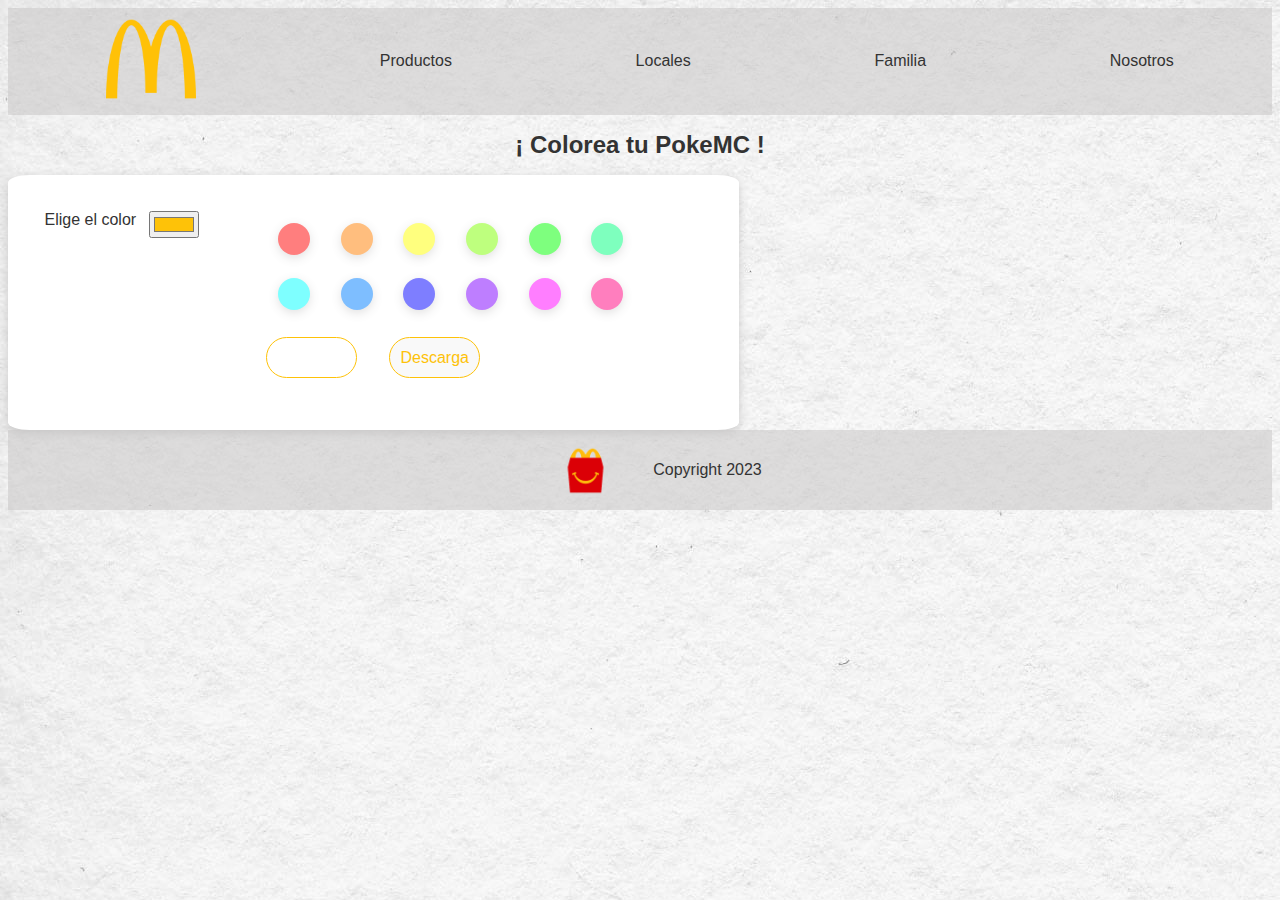
<file: html/2.html>
<!DOCTYPE html>
<html lang="en">

<head>
    <meta charset="UTF-8">
    <meta http-equiv="X-UA-Compatible" content="IE=edge">
    <meta name="viewport" content="width=device-width, initial-scale=1.0">
    <title>Proyecto Pikachu</title>
    <link rel="stylesheet" href="../css/3.css">

    <link rel="stylesheet" id="google-fonts-1-css"
        href="https://fonts.googleapis.com/css?family=Roboto%3A100%2C100italic%2C200%2C200italic%2C300%2C300italic%2C400%2C400italic%2C500%2C500italic%2C600%2C600italic%2C700%2C700italic%2C800%2C800italic%2C900%2C900italic%7CRoboto+Slab%3A100%2C100italic%2C200%2C200italic%2C300%2C300italic%2C400%2C400italic%2C500%2C500italic%2C600%2C600italic%2C700%2C700italic%2C800%2C800italic%2C900%2C900italic&amp;display=auto&amp;ver=5.8"
        type="text/css" media="all">

    <link rel="icon" type="image/vnd.microsoft.icon" href="../img/favicon.ico">


</head>

<body>
    <nav class="nav">
        <a href="../index.html"> <img src="../img/mcdonalds.png" alt="logo" style="width:10vh;"></a>
        <a href="">Productos</a>
        <a href="">Locales</a>
        <a href="">Familia</a>
        <a href="">Nosotros</a>
    </nav>

    <section class="section0">
        <h1> ¡ Colorea tu PokeMC !</h1>
    </section>

    <section class="section1">
        <article class="article">
            <div class="pikachu">
                <svg id="Capa_1" data-name="Capa 1" xmlns="http://www.w3.org/2000/svg" viewBox="0 0 595.28 841.89">
                    <defs>
                        <style>
                            .cls-1 {
                                fill: #1d1d1b;
                            }

                            .cls-2 {
                                fill: #d52d1e;
                            }

                            .cls-3 {
                                fill: #fff;
                            }
                        </style>
                    </defs>
                    <path class="cls-1"
                        d="M126.86,816.21c.59-1.27,1.84-1.91,3.73-1.91a12.77,12.77,0,0,1,3.15.42c1.1.28,2.41.67,3.92,1.16-.11.27-.36.93-.75,2a13.23,13.23,0,0,1-.62,1.6,4.63,4.63,0,0,0-.73-.42c-.45-.24-.93-.47-1.46-.7a5,5,0,0,0-1.28-.39,9,9,0,0,1-1-.24,5.31,5.31,0,0,0-1.22-.23.89.89,0,0,0-.56.15.65.65,0,0,0-.33.54,1.06,1.06,0,0,0,.27.63,4.21,4.21,0,0,0,.71.67,11.13,11.13,0,0,0,1,.66q.54.32,1.05.57a8.53,8.53,0,0,1,1.86,1.21,6.49,6.49,0,0,1,1.23,1.34,5,5,0,0,1,.64,1.37,4.46,4.46,0,0,1,.21,1.3,3.19,3.19,0,0,1-.27,1.33,3,3,0,0,1-1.43,1.5,5,5,0,0,1-2.25.47,10.87,10.87,0,0,1-1.69-.16,17.23,17.23,0,0,1-1.82-.39c-.58-.16-1.2-.34-1.84-.54l-1.71-.55c.08-.17.21-.49.39-1s.33-.91.45-1.27.24-.67.35-.94A1.49,1.49,0,0,1,127,824a11.37,11.37,0,0,0,1.51.8,6.52,6.52,0,0,0,2,.7,5.81,5.81,0,0,1,.87.2l.85.22a2.16,2.16,0,0,0,.54.05.86.86,0,0,0,.55-.14.69.69,0,0,0,.36-.56c0-.44-.55-.95-1.67-1.53a16.28,16.28,0,0,1-2.27-1.5A11.28,11.28,0,0,1,127.5,820a4.23,4.23,0,0,1-.94-2.53A2.89,2.89,0,0,1,126.86,816.21Zm.59.06a2.72,2.72,0,0,0-.25,1.16,3.75,3.75,0,0,0,.43,1.69,7.34,7.34,0,0,0,1.18,1.7,11.43,11.43,0,0,0,1.64,1.48,12.67,12.67,0,0,0,1.91,1.17,4.15,4.15,0,0,1,.85.58,3.79,3.79,0,0,1,.72.79,1.42,1.42,0,0,1,.3.79c0,.36-.26.6-.76.72a1.46,1.46,0,0,1-.44,0,7.19,7.19,0,0,1-1.05-.09c-.41-.06-.86-.15-1.36-.27s-.94-.24-1.34-.37-.79-.3-1.18-.48a1.51,1.51,0,0,0-.29-.1,1.49,1.49,0,0,1-.37-.14,1.05,1.05,0,0,1-.32-.29l-1,2.62,2,.55c.75.21,1.4.37,1.92.5s1.05.22,1.56.29a8.71,8.71,0,0,0,1.35.11,4.1,4.1,0,0,0,1.82-.35,2.33,2.33,0,0,0,1.09-1.16,2.93,2.93,0,0,0,.24-1.25,3.64,3.64,0,0,0-.17-1.1,4.1,4.1,0,0,0-.57-1.15,6.23,6.23,0,0,0-1.13-1.22,10.36,10.36,0,0,0-1.78-1.18,13,13,0,0,1-2.14-1.48,2.5,2.5,0,0,1-1.11-1.76,1.09,1.09,0,0,1,.64-1,1.32,1.32,0,0,1,.67-.13,6.46,6.46,0,0,1,1.05.11c.41.08.84.18,1.29.31s.88.27,1.29.42.76.32,1.06.47a1.08,1.08,0,0,0,.3.09,1.78,1.78,0,0,1,.37.14.92.92,0,0,1,.31.29l1-2.61c-.78-.23-1.58-.45-2.41-.65s-1.6-.36-2.3-.47a12.77,12.77,0,0,0-2-.16C128.85,814.93,127.84,815.38,127.45,816.27Z" />
                    <path class="cls-1"
                        d="M136.51,818.63l3.93.45c-.1,1.27-.15,2.31-.15,3.13,0,.41,0,.76,0,1.06a4.89,4.89,0,0,0,.12.82,3.13,3.13,0,0,0,.19.63c.33.76.64,1.14.92,1.14s.43-.27.65-.81c.15-.38.29-.75.4-1.12a7.62,7.62,0,0,0,.27-1,8.2,8.2,0,0,0,.15-1.09c0-.39.05-.82.05-1.29s0-.84,0-1.1l3.34.2c.18,1.1.28,1.77.31,2a5.1,5.1,0,0,1,0,.85,12.06,12.06,0,0,1-.42,2.59,5.24,5.24,0,0,1-.92,1.83,4.2,4.2,0,0,1-3.8,1.93,6.56,6.56,0,0,1-1.87-.27,5.57,5.57,0,0,1-1.66-.81,3.55,3.55,0,0,1-1.14-1.29,5.61,5.61,0,0,1-.6-1.74,12.23,12.23,0,0,1-.17-2.1c0-.46,0-.9,0-1.33s.07-.86.12-1.3S136.45,819.08,136.51,818.63Zm.46.52a21.27,21.27,0,0,0-.28,3.24,11.32,11.32,0,0,0,.17,2,5.79,5.79,0,0,0,.59,1.67,3.68,3.68,0,0,0,1.09,1.23,5,5,0,0,0,3,1,4.14,4.14,0,0,0,2.22-.59,3.44,3.44,0,0,0,.69-.54,3.66,3.66,0,0,0,.48-.59c.12-.21.25-.43.36-.67s.22-.45.31-.62a5.46,5.46,0,0,0,.6-2.45,9.83,9.83,0,0,0-.14-1.44,9,9,0,0,1-.13-1.22l-2.43-.06a7,7,0,0,1,.07.92,12.23,12.23,0,0,1-.19,2,13.22,13.22,0,0,1-.47,1.86,2.88,2.88,0,0,1-.65,1.16,1.15,1.15,0,0,1-.83.4,1.07,1.07,0,0,1-.81-.41,2.27,2.27,0,0,1-.52-1.09,13.75,13.75,0,0,1-.3-2.94,22.52,22.52,0,0,1,.16-2.49Z" />
                    <path class="cls-1"
                        d="M149.61,828.44v.27l-3.6.2.13-12-1.18.26.39-2,4.07-1.7.06,5.64a4.55,4.55,0,0,1,1.75-.37,5.07,5.07,0,0,1,2.42.67,2.7,2.7,0,0,1,1.22,1.34,4.91,4.91,0,0,1,.39,2,6.53,6.53,0,0,1-.09,1.1,7.76,7.76,0,0,1-.25,1,3.59,3.59,0,0,1-.38.76,7.45,7.45,0,0,1-1.45,1.62,5.45,5.45,0,0,1-1.57.92,4.66,4.66,0,0,1-1.58.28h-.33Zm-.55-8.34,0-6-3.27,1.38-.27,1.11,1.12-.59-.13,12.51,2.49-.19.13-.52.51.07a4.83,4.83,0,0,0,2.5-.69,5.15,5.15,0,0,0,1.91-2,5,5,0,0,0,.5-1.2,4.6,4.6,0,0,0,.16-1.18,3.83,3.83,0,0,0-1.35-2.93,2.56,2.56,0,0,0-1.75-.6,4.26,4.26,0,0,0-2.07.57Zm.47,1.95a2.38,2.38,0,0,1,.5-.88,3,3,0,0,1,.92-.66,2.82,2.82,0,0,1,1.15-.24,1.58,1.58,0,0,0-.78.56,1.23,1.23,0,0,0-.23.72.81.81,0,0,0,.24.68.6.6,0,0,0,.38.12,1.27,1.27,0,0,0,.88-.47,2.3,2.3,0,0,0,.59-1.08,2.94,2.94,0,0,1,.1.74,3.2,3.2,0,0,1-.24,1.19,2.32,2.32,0,0,1-.67,1,1.5,1.5,0,0,1-1,.38,2.39,2.39,0,0,1-1.22-.41,1.41,1.41,0,0,1-.61-.77Z" />
                    <path class="cls-1"
                        d="M158.93,830.08l-3.61.2-.19-8.57L154,822l.39-2,4.06-1.7Zm-.53-.39-.39-10.8-3.28,1.38-.26,1.11,1.12-.59.19,9.1Zm-2.09-16.23a2.4,2.4,0,0,1,1,.18,2.32,2.32,0,0,1,.68.46,1.63,1.63,0,0,1,.36.47,1.2,1.2,0,0,1,.1.47,2,2,0,0,1-.17.79,2.81,2.81,0,0,1-.41.7.87.87,0,0,1-.46.33,5,5,0,0,1-.62.07,2.19,2.19,0,0,1-.92-.19,1.46,1.46,0,0,1-.62-.53,1.87,1.87,0,0,1-.29-.83,2.59,2.59,0,0,1,.33-1.27A1.25,1.25,0,0,1,156.31,813.46Zm.12.52a1.29,1.29,0,0,0-.91,1.39,1,1,0,0,0,.52.76,1.8,1.8,0,0,0,.9.25.9.9,0,0,0,.7-.46,2,2,0,0,0,.22-1,1.16,1.16,0,0,0-.45-.68,1.27,1.27,0,0,0-.79-.34Z" />
                    <path class="cls-1"
                        d="M168.39,814.57l3.49-1.58-.06,5.37,2.61.07v3.08l-2.7,0a16.27,16.27,0,0,0-.15,2.13,7.5,7.5,0,0,0,.1,1.38,1,1,0,0,0,.4.69,1.19,1.19,0,0,0,.74.23,1.33,1.33,0,0,0,.83-.27.93.93,0,0,0,.36-.77s0-.14,0-.28l2.62-1.7a7.63,7.63,0,0,1,.42,1,4.9,4.9,0,0,1,.25,1.61,3.15,3.15,0,0,1-2.44,3.18,5.77,5.77,0,0,1-1.77.3,4.34,4.34,0,0,1-2.21-.55,5.7,5.7,0,0,1-1.58-1.32,2.74,2.74,0,0,1-.46-1.2,11.86,11.86,0,0,1-.21-1.73c0-.6-.05-1.2-.05-1.81v-.9l-2.36.07-.59-3.6,3,.2Zm.54.33,0,3.92-2.78-.19.52,2.61,2.23-.13c0,.4,0,.94,0,1.63,0,.86,0,1.59.1,2.19a5.86,5.86,0,0,0,.37,1.56,3.57,3.57,0,0,0,3.41,2.15,4.93,4.93,0,0,0,1.31-.19,4.39,4.39,0,0,0,1.32-.6,3.25,3.25,0,0,0,1-1,2.76,2.76,0,0,0,.38-1.44,4.55,4.55,0,0,0-.39-1.78l-2,1.25a1.69,1.69,0,0,1-.23.95,1.33,1.33,0,0,1-.59.54,1.8,1.8,0,0,1-.77.16,1.63,1.63,0,0,1-.7-.15,1.13,1.13,0,0,1-.72-.9,7.67,7.67,0,0,1-.19-1.88c0-.31,0-.73,0-1.28s0-.92,0-1.11H174l-.07-2.36-2.67.07,0-5.18Z" />
                    <path class="cls-1"
                        d="M177.44,818.63l3.93.45c-.1,1.27-.15,2.31-.15,3.13,0,.41,0,.76,0,1.06a4.89,4.89,0,0,0,.12.82,3.13,3.13,0,0,0,.19.63c.33.76.64,1.14.92,1.14s.43-.27.65-.81c.15-.38.29-.75.4-1.12a7.62,7.62,0,0,0,.27-1,8.2,8.2,0,0,0,.15-1.09c0-.39,0-.82,0-1.29s0-.84,0-1.1l3.34.2c.18,1.1.28,1.77.31,2a5.1,5.1,0,0,1,.05.85,12.06,12.06,0,0,1-.42,2.59,5.24,5.24,0,0,1-.92,1.83,4.2,4.2,0,0,1-3.8,1.93,6.56,6.56,0,0,1-1.87-.27,5.57,5.57,0,0,1-1.66-.81,3.55,3.55,0,0,1-1.14-1.29,5.61,5.61,0,0,1-.6-1.74,12.23,12.23,0,0,1-.17-2.1c0-.46,0-.9,0-1.33s.07-.86.11-1.3S177.38,819.08,177.44,818.63Zm.46.52a21.27,21.27,0,0,0-.28,3.24,11.32,11.32,0,0,0,.17,2,5.79,5.79,0,0,0,.59,1.67,3.68,3.68,0,0,0,1.09,1.23,5,5,0,0,0,3,1,4.14,4.14,0,0,0,2.22-.59,3.44,3.44,0,0,0,.69-.54,3.66,3.66,0,0,0,.48-.59c.12-.21.25-.43.36-.67s.22-.45.31-.62a5.46,5.46,0,0,0,.6-2.45,9.83,9.83,0,0,0-.14-1.44,9,9,0,0,1-.13-1.22l-2.43-.06a7,7,0,0,1,.07.92,12.23,12.23,0,0,1-.19,2,13.22,13.22,0,0,1-.47,1.86,2.88,2.88,0,0,1-.65,1.16,1.16,1.16,0,0,1-.83.4,1.07,1.07,0,0,1-.81-.41,2.27,2.27,0,0,1-.52-1.09,13.75,13.75,0,0,1-.3-2.94,22.52,22.52,0,0,1,.16-2.49Z" />
                    <path class="cls-1"
                        d="M200.36,813l3.34-1.5.2,10.82a6.71,6.71,0,0,1,.07,1,3.82,3.82,0,0,1,0,.68l.1,4.9-3.6.2v-.49a4.59,4.59,0,0,1-1.77.36,3.88,3.88,0,0,1-1.29-.21,3.39,3.39,0,0,1-1.05-.56,3.92,3.92,0,0,1-1.11-1.59,5.84,5.84,0,0,1-.4-2.13,4.37,4.37,0,0,1,1.11-3.11,7.29,7.29,0,0,1,2-1.52,4.52,4.52,0,0,1,2.09-.52h.44Zm.4.2.13,6.58h-.39a4.27,4.27,0,0,0-1,.12,5.94,5.94,0,0,0-1.05.36,6.79,6.79,0,0,0-1,.63,5.89,5.89,0,0,0-1,.84,3.86,3.86,0,0,0-.63.9,4.18,4.18,0,0,0-.36,1,4.53,4.53,0,0,0-.12,1,4.34,4.34,0,0,0,.4,1.88,3.15,3.15,0,0,0,1.07,1.34,2.68,2.68,0,0,0,1.54.37,5.9,5.9,0,0,0,2.54-.59v1l2.62-.19-.2-16.37Zm-.33,7.56a1.37,1.37,0,0,0-.62,1.2.91.91,0,0,0,.24.74.7.7,0,0,0,.38.11v1.7a1.6,1.6,0,0,1-.33,0,2.23,2.23,0,0,1-1.23-.41,1.39,1.39,0,0,1-.68-1.18,1.58,1.58,0,0,1,.17-.72,2.33,2.33,0,0,1,.47-.67,3.18,3.18,0,0,1,.74-.53A2.79,2.79,0,0,1,200.43,820.75Z" />
                    <path class="cls-1"
                        d="M207.64,830.08l-3.61.2-.19-8.57-1.18.26.39-2,4.06-1.7Zm-.53-.39-.39-10.8-3.28,1.38-.26,1.11,1.11-.59.2,9.1ZM205,813.46a2.42,2.42,0,0,1,1,.18,2.32,2.32,0,0,1,.68.46,2.1,2.1,0,0,1,.36.47,1.19,1.19,0,0,1,.09.47,2,2,0,0,1-.16.79,3.15,3.15,0,0,1-.41.7.87.87,0,0,1-.46.33,5,5,0,0,1-.62.07,2.19,2.19,0,0,1-.92-.19,1.46,1.46,0,0,1-.62-.53,1.87,1.87,0,0,1-.29-.83,2.59,2.59,0,0,1,.33-1.27A1.25,1.25,0,0,1,205,813.46Zm.13.52a1.28,1.28,0,0,0-.91,1.39.93.93,0,0,0,.52.76,1.8,1.8,0,0,0,.9.25.9.9,0,0,0,.7-.46,2,2,0,0,0,.22-1,1.16,1.16,0,0,0-.45-.68,1.27,1.27,0,0,0-.79-.34Z" />
                    <path class="cls-1"
                        d="M211,828.44v.27l-3.61.2.13-12-1.17.26.39-2,4.06-1.7.06,5.64a4.59,4.59,0,0,1,1.75-.37,5.1,5.1,0,0,1,2.43.67,2.75,2.75,0,0,1,1.22,1.34,5.08,5.08,0,0,1,.38,2,6.53,6.53,0,0,1-.09,1.1,5.39,5.39,0,0,1-.25,1,3.17,3.17,0,0,1-.38.76,7.2,7.2,0,0,1-1.45,1.62,5.45,5.45,0,0,1-1.57.92,4.61,4.61,0,0,1-1.57.28H211Zm-.56-8.34,0-6-3.28,1.38-.26,1.11L208,816l-.14,12.51,2.49-.19.13-.52.51.07a4.87,4.87,0,0,0,2.51-.69,5.22,5.22,0,0,0,1.91-2,6,6,0,0,0,.5-1.2,4.6,4.6,0,0,0,.15-1.18,3.81,3.81,0,0,0-.34-1.61,3.86,3.86,0,0,0-1-1.32,2.58,2.58,0,0,0-1.75-.6,4.27,4.27,0,0,0-2.08.57Zm.47,1.95a2.27,2.27,0,0,1,.51-.88,2.92,2.92,0,0,1,.91-.66,2.87,2.87,0,0,1,1.16-.24,1.49,1.49,0,0,0-.78.56,1.24,1.24,0,0,0-.24.72.78.78,0,0,0,.25.68.57.57,0,0,0,.37.12,1.27,1.27,0,0,0,.88-.47,2.22,2.22,0,0,0,.59-1.08,2.55,2.55,0,0,1,.1.74,3.39,3.39,0,0,1-.23,1.19,2.52,2.52,0,0,1-.67,1,1.53,1.53,0,0,1-1,.38,2.42,2.42,0,0,1-1.22-.41,1.39,1.39,0,0,1-.6-.77Z" />
                    <path class="cls-1"
                        d="M216.33,818.63l3.92.45c-.1,1.27-.14,2.31-.14,3.13,0,.41,0,.76,0,1.06a6.2,6.2,0,0,0,.12.82,4,4,0,0,0,.19.63c.34.76.64,1.14.92,1.14s.43-.27.65-.81c.15-.38.29-.75.41-1.12s.2-.71.27-1a10.4,10.4,0,0,0,.14-1.09c0-.39,0-.82,0-1.29s0-.84,0-1.1l3.34.2c.18,1.1.28,1.77.32,2a6.71,6.71,0,0,1,0,.85,12.06,12.06,0,0,1-.42,2.59,5.24,5.24,0,0,1-.92,1.83,4.73,4.73,0,0,1-1.37,1.34,4.81,4.81,0,0,1-2.43.59,6.44,6.44,0,0,1-1.86-.27,5.62,5.62,0,0,1-1.67-.81,3.75,3.75,0,0,1-1.14-1.29,5.86,5.86,0,0,1-.59-1.74,11.3,11.3,0,0,1-.17-2.1c0-.46,0-.9,0-1.33s.07-.86.12-1.3S216.26,819.08,216.33,818.63Zm.45.52a21.27,21.27,0,0,0-.28,3.24,10.41,10.41,0,0,0,.18,2,5.5,5.5,0,0,0,.58,1.67,3.61,3.61,0,0,0,1.1,1.23,5,5,0,0,0,3,1,4.09,4.09,0,0,0,2.22-.59,3.18,3.18,0,0,0,.69-.54,3.66,3.66,0,0,0,.48-.59c.13-.21.25-.43.37-.67s.22-.45.3-.62a5.46,5.46,0,0,0,.6-2.45,9.83,9.83,0,0,0-.14-1.44,9,9,0,0,1-.13-1.22l-2.42-.06a8.91,8.91,0,0,1,.06.92,11.22,11.22,0,0,1-.19,2,12,12,0,0,1-.47,1.86,2.88,2.88,0,0,1-.65,1.16,1.14,1.14,0,0,1-.82.4,1.09,1.09,0,0,1-.82-.41,2.27,2.27,0,0,1-.52-1.09,13.75,13.75,0,0,1-.3-2.94,22.52,22.52,0,0,1,.16-2.49Z" />
                    <path class="cls-1"
                        d="M234.6,828.45v.9a28.24,28.24,0,0,1-.14,2.86,3.63,3.63,0,0,1-.58,1.87,5.66,5.66,0,0,1-1.59,1.34,4.39,4.39,0,0,1-2.21.55,6,6,0,0,1-1.77-.31,3.88,3.88,0,0,1-1.47-.82,3,3,0,0,1-.75-1.09,3.63,3.63,0,0,1-.22-1.28,4.84,4.84,0,0,1,.25-1.6,8.23,8.23,0,0,1,.42-1l2.62,1.7a2.12,2.12,0,0,0,0,.27.94.94,0,0,0,.35.77,1.27,1.27,0,0,0,.83.29,1.14,1.14,0,0,0,.74-.25,1.07,1.07,0,0,0,.41-.69,8.44,8.44,0,0,0,.09-1.37,15.69,15.69,0,0,0-.15-2.13l-.34-6.71-1.18.26.39-2,4.07-1.7Zm-.46-.07-.2-9.49-3.27,1.38-.27,1.11,1.12-.59.33,6.68c0,.17,0,.46.06.86s0,.84,0,1.33a12.78,12.78,0,0,1-.2,2.41c-.13.66-.36,1-.69,1.16a1.64,1.64,0,0,1-.71.15,1.62,1.62,0,0,1-1.1-.4,1.53,1.53,0,0,1-.48-1.26l-2-1.24a4.47,4.47,0,0,0-.39,1.77,2.75,2.75,0,0,0,1.28,2.43,4.88,4.88,0,0,0,2.71.84,4.49,4.49,0,0,0,1.71-.38,2.85,2.85,0,0,0,1.17-1.07,5.53,5.53,0,0,0,.69-2,17.62,17.62,0,0,0,.23-3.12Zm-2.23-15a2.21,2.21,0,0,1,1.31.38,1.88,1.88,0,0,1,.71.74,1.24,1.24,0,0,1,.09.48,2,2,0,0,1-.16.78,2.83,2.83,0,0,1-.42.7.78.78,0,0,1-.45.33,3.42,3.42,0,0,1-.62.07,2.19,2.19,0,0,1-.92-.18,1.42,1.42,0,0,1-.62-.54,1.83,1.83,0,0,1-.29-.82,2.62,2.62,0,0,1,.33-1.28A1.29,1.29,0,0,1,231.91,813.38Zm.13.53a1.28,1.28,0,0,0-.91,1.39,1,1,0,0,0,.52.77,1.8,1.8,0,0,0,.9.25.86.86,0,0,0,.69-.47,1.93,1.93,0,0,0,.22-1,1.13,1.13,0,0,0-.44-.68,1.22,1.22,0,0,0-.79-.34Z" />
                    <path class="cls-1"
                        d="M241.26,819.92a2.7,2.7,0,0,1,.92.82,3.59,3.59,0,0,1,.52,1.16,5.41,5.41,0,0,1,.17,1.34,5.73,5.73,0,0,1-.1,1.11,5.51,5.51,0,0,1-.25,1,3.08,3.08,0,0,1-.37.75,7.53,7.53,0,0,1-1.08,1.3,6.57,6.57,0,0,1-1.18.88,5,5,0,0,1-1.19.48,4.21,4.21,0,0,1-1.16.16,4,4,0,0,1-1.29-.21,3.44,3.44,0,0,1-1-.56,3.74,3.74,0,0,1-1.11-1.59,5.64,5.64,0,0,1-.4-2.13,4.37,4.37,0,0,1,1.11-3.11,7.48,7.48,0,0,1,2-1.53,4.59,4.59,0,0,1,2.08-.51,4.7,4.7,0,0,1,1.2.15A6,6,0,0,1,241.26,819.92Zm-.33.41a2.55,2.55,0,0,0-1.75-.61,4.17,4.17,0,0,0-1.25.22,5.87,5.87,0,0,0-1.32.67,6.76,6.76,0,0,0-1.27,1.1,3.62,3.62,0,0,0-.64.9,4.18,4.18,0,0,0-.36,1,4.57,4.57,0,0,0,.28,2.91,3.15,3.15,0,0,0,1.07,1.34,3,3,0,0,0,1.74.48,4.48,4.48,0,0,0,2.32-.69,5.13,5.13,0,0,0,1.87-2,4.76,4.76,0,0,0,.65-2.37,3.75,3.75,0,0,0-.34-1.61A3.86,3.86,0,0,0,240.93,820.33Zm-.14.94a2.81,2.81,0,0,1,.09.73,3.13,3.13,0,0,1-.23,1.18,2.45,2.45,0,0,1-.67,1,1.51,1.51,0,0,1-1,.38,2.27,2.27,0,0,1-1.21-.41,1.35,1.35,0,0,1-.69-1.18,1.68,1.68,0,0,1,.21-.8,2.55,2.55,0,0,1,.57-.71,3,3,0,0,1,.83-.52,2.78,2.78,0,0,1,1-.2,1.61,1.61,0,0,0-.77.57,1.24,1.24,0,0,0-.25.73.81.81,0,0,0,.24.67.71.71,0,0,0,.39.11,1.27,1.27,0,0,0,.88-.46A2.23,2.23,0,0,0,240.79,821.27Z" />
                    <path class="cls-1"
                        d="M255.75,819.35l3.34-1.51.07,4.47a6.8,6.8,0,0,1,.06,1,5.54,5.54,0,0,1,0,.68l.1,4.9-3.6.2v-.49a4.68,4.68,0,0,1-1.78.36,3.92,3.92,0,0,1-1.29-.21,3.34,3.34,0,0,1-1-.56,3.74,3.74,0,0,1-1.11-1.59,5.64,5.64,0,0,1-.4-2.13,4.37,4.37,0,0,1,1.11-3.11,7.29,7.29,0,0,1,2-1.52,4.48,4.48,0,0,1,2.08-.52h.45Zm.39.2v.22h-.39a4.34,4.34,0,0,0-1,.12,6.14,6.14,0,0,0-1,.36,6.87,6.87,0,0,0-1.06.63,5.81,5.81,0,0,0-.94.84,3.86,3.86,0,0,0-.63.9,4.18,4.18,0,0,0-.36,1,4.64,4.64,0,0,0,.27,2.91,3.17,3.17,0,0,0,1.08,1.34,2.62,2.62,0,0,0,1.53.37,5.87,5.87,0,0,0,2.54-.59v1l2.63-.19-.08-10Zm-.45,1.2a1.36,1.36,0,0,0-.63,1.2.91.91,0,0,0,.24.74.74.74,0,0,0,.39.11v1.7a1.6,1.6,0,0,1-.33,0,2.18,2.18,0,0,1-1.23-.41,1.38,1.38,0,0,1-.69-1.18,1.72,1.72,0,0,1,.17-.72,2.58,2.58,0,0,1,.48-.67,3.12,3.12,0,0,1,.73-.53A2.94,2.94,0,0,1,255.69,820.75Z" />
                    <path class="cls-1"
                        d="M271.2,830.61l-3.6.2-.72-13.88-1.18.26.4-2,4.06-1.7Zm-.52-.39-.91-16.11-3.28,1.38-.27,1.11,1.12-.59.72,14.4Z" />
                    <path class="cls-1"
                        d="M276.22,819.35l3.34-1.51.06,4.47a5.49,5.49,0,0,1,.07,1,3.82,3.82,0,0,1,0,.68l.1,4.9-3.6.2v-.49a4.63,4.63,0,0,1-1.77.36,3.88,3.88,0,0,1-1.29-.21,3.39,3.39,0,0,1-1-.56,3.92,3.92,0,0,1-1.11-1.59,5.84,5.84,0,0,1-.4-2.13,4.37,4.37,0,0,1,1.11-3.11,7.29,7.29,0,0,1,2-1.52,4.51,4.51,0,0,1,2.08-.52h.45Zm.39.2v.22h-.39a4.27,4.27,0,0,0-1,.12,5.94,5.94,0,0,0-1.05.36,6.87,6.87,0,0,0-1.06.63,6.27,6.27,0,0,0-.94.84,3.86,3.86,0,0,0-.63.9,4.18,4.18,0,0,0-.36,1,4.53,4.53,0,0,0-.12,1,4.34,4.34,0,0,0,.4,1.88,3.15,3.15,0,0,0,1.07,1.34,2.68,2.68,0,0,0,1.54.37,5.93,5.93,0,0,0,2.54-.59v1l2.62-.19-.07-10Zm-.46,1.2a1.37,1.37,0,0,0-.62,1.2.91.91,0,0,0,.24.74.7.7,0,0,0,.38.11v1.7a1.6,1.6,0,0,1-.32,0,2.24,2.24,0,0,1-1.24-.41,1.39,1.39,0,0,1-.68-1.18,1.58,1.58,0,0,1,.17-.72,2.33,2.33,0,0,1,.47-.67,3.18,3.18,0,0,1,.74-.53A2.79,2.79,0,0,1,276.15,820.75Z" />
                    <path class="cls-1"
                        d="M288,822.49l-1.16-.37c-.62-.19-1.17-.36-1.65-.49s-1-.28-1.59-.4a6.8,6.8,0,0,0-1.36-.2.78.78,0,0,0-.39.08c-.27.2-.4.38-.4.55s.26.48.79.67a8.54,8.54,0,0,0,1.9.42,6.57,6.57,0,0,1,2.48.72,3.65,3.65,0,0,1,1.37,1.29,2.94,2.94,0,0,1,.43,1.49,2.45,2.45,0,0,1-.22,1,3.56,3.56,0,0,1-3.56,2,10.05,10.05,0,0,1-1.62-.16,17.56,17.56,0,0,1-1.73-.38c-.55-.16-1.14-.33-1.76-.53l-1.75-.57c.14-.29.32-.64.53-1.05l.62-1.19a4.2,4.2,0,0,0,.3-.64,2,2,0,0,0,.58.35,10.49,10.49,0,0,0,1,.31c.44.12.78.23,1,.32a4.36,4.36,0,0,0,1.6.29,3.93,3.93,0,0,0,1-.11c.31-.07.47-.13.49-.18s-.23-.27-.71-.41a10.64,10.64,0,0,0-1.57-.31,8.59,8.59,0,0,1-2-.49,4.6,4.6,0,0,1-1.71-1.09,2.47,2.47,0,0,1-.7-1.77,4.06,4.06,0,0,1,.41-1.69,2.88,2.88,0,0,1,1.34-1.43,4.86,4.86,0,0,1,2.14-.44,11.6,11.6,0,0,1,3,.41c1,.27,2.4.69,4.16,1.26,0,.08-.19.42-.44,1s-.45,1-.58,1.31S288,822.49,288,822.49Zm-.19-.52.91-1.9c-.79-.24-1.46-.43-2-.57s-1.09-.28-1.67-.4-1.12-.22-1.62-.29a10.36,10.36,0,0,0-1.44-.1c-1.46,0-2.39.43-2.77,1.29a3.9,3.9,0,0,0-.38,1.59,2.22,2.22,0,0,0,.86,1.82,5.37,5.37,0,0,0,2.33,1c.92.09,1.59.17,2,.24a2.76,2.76,0,0,1,1.11.4,1,1,0,0,1,.45.87c0,.23-.19.41-.51.53a4,4,0,0,1-1.26.17,9.3,9.3,0,0,1-1.76-.18,10.65,10.65,0,0,1-1.75-.48c-.5-.19-.86-.34-1.07-.44l-.85,1.83,1.81.54q.84.24,1.71.45c.58.14,1.11.25,1.61.33a8.17,8.17,0,0,0,1.32.11,3.6,3.6,0,0,0,1.71-.37,2.41,2.41,0,0,0,1.26-2.1,2.66,2.66,0,0,0-.36-1.3,2.93,2.93,0,0,0-1.22-1.13,5.88,5.88,0,0,0-2.34-.59,5.85,5.85,0,0,1-1.2-.25,5.64,5.64,0,0,1-1.29-.56c-.37-.23-.56-.48-.56-.75s.23-.58.69-.86a1.74,1.74,0,0,1,.81-.13,10.16,10.16,0,0,1,1.28.11c.53.08,1,.17,1.54.29s1,.25,1.46.4A8,8,0,0,1,287.81,822Z" />
                    <path class="cls-1"
                        d="M305.65,820.79l-2.82,1.83a2.79,2.79,0,0,0-.56-.91,1,1,0,0,0-.71-.38c-.35,0-.65.28-.89.83a7.89,7.89,0,0,0-.34,2.8c0,.93,0,2,.14,3.29l-3.92.46a32.39,32.39,0,0,1-.35-4.41c0-.21,0-.5,0-.88l-.14-4.66,3.14-.4.46.53c.37-.13.72-.23,1-.33s.62-.16.89-.21a4.63,4.63,0,0,1,.81-.08,2.64,2.64,0,0,1,1.39.36,5,5,0,0,1,1.21.88A2.7,2.7,0,0,1,305.65,820.79ZM303,822l2.15-1.44a4.62,4.62,0,0,0-.44-.8,5.12,5.12,0,0,0-.87-.57,3,3,0,0,0-1.61-.4,5.52,5.52,0,0,0-.87.08,7.31,7.31,0,0,0-1,.22,8,8,0,0,0-.87.29l-.33-.52-2.62.33.12,3.53a10,10,0,0,1,.08,1.08c0,.43,0,.88.05,1.35s0,1,.08,1.61.07,1.06.12,1.4l3-.33a21.1,21.1,0,0,1-.17-2.59c0-.49,0-1,.06-1.41s.07-.84.12-1.17a6.17,6.17,0,0,1,.12-.72,3.11,3.11,0,0,1,.31-.8,1.56,1.56,0,0,1,.47-.51,1,1,0,0,1,.56-.19,1.19,1.19,0,0,1,.83.4A3.08,3.08,0,0,1,303,822Z" />
                    <path class="cls-1"
                        d="M312.59,824.16l1.93,2.33a2.61,2.61,0,0,1-1.1,1.23,7.55,7.55,0,0,1-2.07.88,8.86,8.86,0,0,1-2.38.32,5.76,5.76,0,0,1-1.88-.28,2.57,2.57,0,0,1-1.28-.84,3.87,3.87,0,0,1-.78-2.5,6.71,6.71,0,0,1,.44-2.36,4.57,4.57,0,0,1,.92-1.63,6.17,6.17,0,0,1,1.27-.91,5.94,5.94,0,0,1,2.93-.74,5.88,5.88,0,0,1,1.93.32,4.73,4.73,0,0,1,1.6.94l-4.38,5.24a2.63,2.63,0,0,0,1.1-.24,3.57,3.57,0,0,0,1-.7A5.1,5.1,0,0,0,312.59,824.16Zm.05.44a1.33,1.33,0,0,1-.57.9,5.41,5.41,0,0,1-1.39.84,3.63,3.63,0,0,1-1.46.35,1.48,1.48,0,0,1-.36,0L313.6,821a6.59,6.59,0,0,0-1.53-.65,6.05,6.05,0,0,0-1.69-.24,5.12,5.12,0,0,0-1.92.36,4.54,4.54,0,0,0-1.67,1.17,3.87,3.87,0,0,0-.64,1,6.11,6.11,0,0,0-.45,1.31,6.33,6.33,0,0,0-.17,1.42,3.09,3.09,0,0,0,.82,2.33,3.79,3.79,0,0,0,2.73,1,7.25,7.25,0,0,0,2.12-.33,7.07,7.07,0,0,0,1.88-.83,2.62,2.62,0,0,0,1-1Zm-4.77,1.33a1.2,1.2,0,0,1-.39-.67,4,4,0,0,1-.17-1.16,2.6,2.6,0,0,1,.56-1.8,1.78,1.78,0,0,1,.64-.44,2.3,2.3,0,0,1,.88-.17,2.66,2.66,0,0,1,1.53.5Zm2.51-3.63a1.82,1.82,0,0,0-.8-.2,2.21,2.21,0,0,0-.84.17,1.32,1.32,0,0,0-.57.42,2.25,2.25,0,0,0-.5,1.41,2.33,2.33,0,0,0,.06.53c0,.17.1.41.19.71Z" />
                    <path class="cls-1"
                        d="M318.64,813l3.34-1.5.2,10.82a5.49,5.49,0,0,1,.07,1,3.82,3.82,0,0,1,0,.68l.1,4.9-3.6.2v-.49a4.59,4.59,0,0,1-1.77.36,3.88,3.88,0,0,1-1.29-.21,3.51,3.51,0,0,1-1-.56,3.92,3.92,0,0,1-1.11-1.59,5.84,5.84,0,0,1-.4-2.13,4.37,4.37,0,0,1,1.11-3.11,7.29,7.29,0,0,1,2-1.52,4.52,4.52,0,0,1,2.09-.52h.44Zm.4.2.13,6.58h-.39a4.27,4.27,0,0,0-1,.12,6.23,6.23,0,0,0-1,.36,6.8,6.8,0,0,0-2,1.47,3.86,3.86,0,0,0-.63.9,4.18,4.18,0,0,0-.36,1,4.53,4.53,0,0,0-.12,1,4.34,4.34,0,0,0,.4,1.88,3.15,3.15,0,0,0,1.07,1.34,2.68,2.68,0,0,0,1.54.37,5.9,5.9,0,0,0,2.54-.59v1l2.62-.19-.2-16.37Zm-.33,7.56a1.37,1.37,0,0,0-.62,1.2.91.91,0,0,0,.24.74.7.7,0,0,0,.38.11v1.7a1.52,1.52,0,0,1-.32,0,2.24,2.24,0,0,1-1.24-.41,1.39,1.39,0,0,1-.68-1.18,1.58,1.58,0,0,1,.17-.72,2.33,2.33,0,0,1,.47-.67,3.18,3.18,0,0,1,.74-.53A2.79,2.79,0,0,1,318.71,820.75Z" />
                    <path class="cls-1"
                        d="M329,824.16l1.93,2.33a2.61,2.61,0,0,1-1.1,1.23,7.61,7.61,0,0,1-2.06.88,9,9,0,0,1-2.39.32,5.76,5.76,0,0,1-1.88-.28,2.62,2.62,0,0,1-1.28-.84,3.92,3.92,0,0,1-.77-2.5,6.69,6.69,0,0,1,.43-2.36,4.42,4.42,0,0,1,.93-1.63,6.11,6.11,0,0,1,1.26-.91,5.94,5.94,0,0,1,2.93-.74,5.88,5.88,0,0,1,1.93.32,4.88,4.88,0,0,1,1.61.94l-4.39,5.24a2.64,2.64,0,0,0,1.11-.24,3.52,3.52,0,0,0,1-.7A5.1,5.1,0,0,0,329,824.16Zm.05.44a1.33,1.33,0,0,1-.57.9,5.09,5.09,0,0,1-1.39.84,3.63,3.63,0,0,1-1.46.35,1.48,1.48,0,0,1-.36,0L330,821a7,7,0,0,0-1.53-.65,6.18,6.18,0,0,0-1.7-.24,5.2,5.2,0,0,0-1.92.36,4.51,4.51,0,0,0-1.66,1.17,3.88,3.88,0,0,0-.65,1,6.11,6.11,0,0,0-.45,1.31,6.33,6.33,0,0,0-.17,1.42,3.13,3.13,0,0,0,.82,2.33,3.81,3.81,0,0,0,2.73,1,7.25,7.25,0,0,0,2.12-.33,7.07,7.07,0,0,0,1.88-.83,2.48,2.48,0,0,0,1-1Zm-4.76,1.33a1.15,1.15,0,0,1-.4-.67,4,4,0,0,1-.17-1.16,2.56,2.56,0,0,1,.57-1.8,1.74,1.74,0,0,1,.63-.44,2.3,2.3,0,0,1,.88-.17,2.66,2.66,0,0,1,1.53.5Zm2.5-3.63a1.79,1.79,0,0,0-.8-.2,2.21,2.21,0,0,0-.84.17,1.32,1.32,0,0,0-.57.42,2.24,2.24,0,0,0-.49,1.41,2.32,2.32,0,0,0,.05.53c0,.17.1.41.19.71Z" />
                    <path class="cls-1"
                        d="M338.75,822.49l-1.17-.37c-.61-.19-1.16-.36-1.64-.49s-1-.28-1.6-.4A6.7,6.7,0,0,0,333,821a.81.81,0,0,0-.39.08c-.26.2-.39.38-.39.55s.26.48.78.67a8.78,8.78,0,0,0,1.91.42,6.57,6.57,0,0,1,2.48.72,3.65,3.65,0,0,1,1.37,1.29,2.93,2.93,0,0,1,.42,1.49,2.45,2.45,0,0,1-.21,1,3.56,3.56,0,0,1-3.56,2,10.05,10.05,0,0,1-1.62-.16,17,17,0,0,1-1.73-.38c-.56-.16-1.14-.33-1.77-.53l-1.74-.57c.14-.29.32-.64.53-1.05l.62-1.19a4.2,4.2,0,0,0,.3-.64,1.72,1.72,0,0,0,.58.35c.23.09.57.19,1,.31a10,10,0,0,1,1,.32,4.41,4.41,0,0,0,1.61.29,3.85,3.85,0,0,0,1-.11c.31-.07.48-.13.5-.18s-.24-.27-.71-.41a10.79,10.79,0,0,0-1.58-.31,8.63,8.63,0,0,1-2-.49,4.6,4.6,0,0,1-1.71-1.09,2.43,2.43,0,0,1-.7-1.77,3.91,3.91,0,0,1,.41-1.69,2.8,2.8,0,0,1,1.34-1.43,4.86,4.86,0,0,1,2.14-.44,11.6,11.6,0,0,1,3,.41c1,.27,2.4.69,4.15,1.26,0,.08-.18.42-.44,1s-.44,1-.57,1.31A1.58,1.58,0,0,1,338.75,822.49Zm-.2-.52.92-1.9c-.8-.24-1.46-.43-2-.57s-1.09-.28-1.67-.4-1.12-.22-1.62-.29a10.4,10.4,0,0,0-1.45-.1q-2.19,0-2.76,1.29a3.93,3.93,0,0,0-.39,1.59,2.2,2.2,0,0,0,.87,1.82,5.37,5.37,0,0,0,2.33,1c.91.09,1.59.17,2,.24a2.8,2.8,0,0,1,1.12.4,1,1,0,0,1,.45.87c0,.23-.19.41-.51.53a4,4,0,0,1-1.26.17,9.32,9.32,0,0,1-1.77-.18,10.94,10.94,0,0,1-1.75-.48c-.5-.19-.85-.34-1.06-.44l-.86,1.83,1.82.54q.84.24,1.71.45c.57.14,1.11.25,1.6.33a8.38,8.38,0,0,0,1.33.11,3.6,3.6,0,0,0,1.71-.37,2.34,2.34,0,0,0,1.07-1.18,2.29,2.29,0,0,0,.18-.92,2.65,2.65,0,0,0-.35-1.3,2.93,2.93,0,0,0-1.22-1.13,5.88,5.88,0,0,0-2.35-.59,6,6,0,0,1-1.2-.25,5.56,5.56,0,0,1-1.28-.56c-.37-.23-.56-.48-.56-.75s.23-.58.69-.86a1.72,1.72,0,0,1,.8-.13,10.3,10.3,0,0,1,1.29.11c.52.08,1,.17,1.54.29s1,.25,1.45.4A7.51,7.51,0,0,1,338.55,822Z" />
                    <path class="cls-1"
                        d="M346.64,816.21c.59-1.27,1.84-1.91,3.73-1.91a12.77,12.77,0,0,1,3.15.42c1.1.28,2.41.67,3.92,1.16-.11.27-.36.93-.75,2a13.23,13.23,0,0,1-.62,1.6,4.63,4.63,0,0,0-.73-.42c-.45-.24-.93-.47-1.46-.7a5,5,0,0,0-1.28-.39,9,9,0,0,1-1-.24,5.31,5.31,0,0,0-1.22-.23.89.89,0,0,0-.56.15.65.65,0,0,0-.33.54,1.06,1.06,0,0,0,.27.63,4.21,4.21,0,0,0,.71.67,11.13,11.13,0,0,0,1,.66q.54.32,1,.57a8.53,8.53,0,0,1,1.86,1.21,6.49,6.49,0,0,1,1.23,1.34,5,5,0,0,1,.64,1.37,4.46,4.46,0,0,1,.21,1.3,3.19,3.19,0,0,1-.27,1.33,3,3,0,0,1-1.43,1.5,5,5,0,0,1-2.25.47,10.87,10.87,0,0,1-1.69-.16,17.23,17.23,0,0,1-1.82-.39c-.58-.16-1.2-.34-1.84-.54l-1.71-.55c.08-.17.21-.49.39-1s.33-.91.45-1.27.24-.67.35-.94.16-.41.19-.41a10.29,10.29,0,0,0,1.5.8,6.52,6.52,0,0,0,2,.7,5.81,5.81,0,0,1,.87.2l.85.22a2.16,2.16,0,0,0,.54.05.91.91,0,0,0,.56-.14.71.71,0,0,0,.36-.56q0-.66-1.68-1.53a16.28,16.28,0,0,1-2.27-1.5,11.57,11.57,0,0,1-2.19-2.23,4.23,4.23,0,0,1-.94-2.53A2.89,2.89,0,0,1,346.64,816.21Zm.59.06a2.72,2.72,0,0,0-.25,1.16,3.75,3.75,0,0,0,.43,1.69,7.1,7.1,0,0,0,1.19,1.7,10.85,10.85,0,0,0,1.63,1.48,13.19,13.19,0,0,0,1.91,1.17,4.66,4.66,0,0,1,1.58,1.37,1.48,1.48,0,0,1,.29.79c0,.36-.26.6-.76.72a1.46,1.46,0,0,1-.44,0,7.19,7.19,0,0,1-1.05-.09q-.61-.09-1.35-.27c-.5-.12-1-.24-1.35-.37s-.79-.3-1.18-.48a1.62,1.62,0,0,0-.28-.1,1.42,1.42,0,0,1-.38-.14,1.05,1.05,0,0,1-.32-.29l-1,2.62,1.95.55c.75.21,1.4.37,1.92.5s1,.22,1.56.29a8.71,8.71,0,0,0,1.35.11,4.1,4.1,0,0,0,1.82-.35,2.33,2.33,0,0,0,1.09-1.16,2.93,2.93,0,0,0,.24-1.25,3.64,3.64,0,0,0-.17-1.1,4.1,4.1,0,0,0-.57-1.15,6.23,6.23,0,0,0-1.13-1.22,10.36,10.36,0,0,0-1.78-1.18,12.5,12.5,0,0,1-2.13-1.48,2.49,2.49,0,0,1-1.12-1.76,1.09,1.09,0,0,1,.64-1,1.32,1.32,0,0,1,.67-.13,6.46,6.46,0,0,1,1.05.11c.41.08.84.18,1.29.31s.88.27,1.29.42.76.32,1.06.47a1.08,1.08,0,0,0,.3.09,1.78,1.78,0,0,1,.37.14.92.92,0,0,1,.31.29l1-2.61c-.78-.23-1.58-.45-2.41-.65s-1.6-.36-2.3-.47a12.67,12.67,0,0,0-1.95-.16C348.63,814.93,347.62,815.38,347.23,816.27Z" />
                    <path class="cls-1"
                        d="M363.22,819.92a2.79,2.79,0,0,1,.92.82,3.59,3.59,0,0,1,.52,1.16,5.4,5.4,0,0,1,.16,1.34,6.65,6.65,0,0,1-.09,1.11,5.51,5.51,0,0,1-.25,1,3.09,3.09,0,0,1-.38.75,6.72,6.72,0,0,1-1.08,1.3,6.18,6.18,0,0,1-1.17.88,5.12,5.12,0,0,1-1.19.48,4.27,4.27,0,0,1-1.16.16,4,4,0,0,1-1.29-.21,3.49,3.49,0,0,1-1-.56,3.92,3.92,0,0,1-1.11-1.59,5.84,5.84,0,0,1-.4-2.13,4.33,4.33,0,0,1,1.12-3.11,7.32,7.32,0,0,1,2-1.53,4.59,4.59,0,0,1,2.08-.51,4.75,4.75,0,0,1,1.2.15A6.22,6.22,0,0,1,363.22,819.92Zm-.33.41a2.57,2.57,0,0,0-1.75-.61,4.12,4.12,0,0,0-1.25.22,5.48,5.48,0,0,0-1.32.67,6.81,6.81,0,0,0-1.28,1.1,3.86,3.86,0,0,0-.63.9,4.18,4.18,0,0,0-.36,1,4.53,4.53,0,0,0-.12,1,4.34,4.34,0,0,0,.4,1.88,3.15,3.15,0,0,0,1.07,1.34,3,3,0,0,0,1.74.48,4.5,4.5,0,0,0,2.32-.69,5.13,5.13,0,0,0,1.87-2,4.87,4.87,0,0,0,.65-2.37,3.75,3.75,0,0,0-.34-1.61A4,4,0,0,0,362.89,820.33Zm-.15.94a2.43,2.43,0,0,1,.1.73,3.34,3.34,0,0,1-.23,1.18,2.55,2.55,0,0,1-.67,1,1.53,1.53,0,0,1-1,.38,2.33,2.33,0,0,1-1.22-.41A1.37,1.37,0,0,1,359,823a1.68,1.68,0,0,1,.21-.8,2.7,2.7,0,0,1,.56-.71,3.22,3.22,0,0,1,.84-.52,2.78,2.78,0,0,1,1-.2,1.64,1.64,0,0,0-.78.57,1.3,1.3,0,0,0-.24.73.81.81,0,0,0,.24.67.7.7,0,0,0,.38.11,1.27,1.27,0,0,0,.89-.46A2.21,2.21,0,0,0,362.74,821.27Z" />
                    <path class="cls-1"
                        d="M371.07,819.08a3.48,3.48,0,0,1,.93.91,7.54,7.54,0,0,1,.63,1.07c.15.33.25.57.3.71l-3,.66a.62.62,0,0,0-.42-.53,2,2,0,0,0-.74-.13,2.1,2.1,0,0,0-2,2.42c0,1.18.41,1.84,1.12,2a1.71,1.71,0,0,0,.91-.25,2.3,2.3,0,0,0,.7-.66,4.21,4.21,0,0,0,.48-.92l3,.6c0,.1-.11.32-.24.64a5.84,5.84,0,0,1-1,1.43,4.26,4.26,0,0,1-1.7,1.25,5.94,5.94,0,0,1-2.23.44,4.69,4.69,0,0,1-3.15-1.16,3.18,3.18,0,0,1-.91-1.26,4.07,4.07,0,0,1-.29-1.52,5.76,5.76,0,0,1,.24-1.64,8.48,8.48,0,0,1,.56-1.47,8,8,0,0,1,1-1.47,5.4,5.4,0,0,1,1.11-1,4.27,4.27,0,0,1,1.18-.57,4,4,0,0,1,1.23-.19A4.3,4.3,0,0,1,371.07,819.08Zm-.34.38a3.84,3.84,0,0,0-2-.54,3.88,3.88,0,0,0-2.16.68,5.78,5.78,0,0,0-1.82,2.14,8.28,8.28,0,0,0-.59,1.45,4.93,4.93,0,0,0-.25,1.55,3.08,3.08,0,0,0,1.33,2.67,4.13,4.13,0,0,0,2.46.8,5.35,5.35,0,0,0,2.5-.68A2.86,2.86,0,0,0,371,827a9.48,9.48,0,0,0,.8-.88,3.09,3.09,0,0,0,.44-.7l-1.9-.4a3.94,3.94,0,0,1-.63.89,2.58,2.58,0,0,1-.74.57,1.78,1.78,0,0,1-.81.19,1.91,1.91,0,0,1-1.23-.47,2,2,0,0,1-.65-1.67,3.9,3.9,0,0,1,.34-1.6,3.35,3.35,0,0,1,1-1.3,2.24,2.24,0,0,1,1.44-.51,1.87,1.87,0,0,1,.82.17,1,1,0,0,1,.47.69l1.92-.5a2.88,2.88,0,0,0-.1-.43,3.08,3.08,0,0,0-.42-.74A3.31,3.31,0,0,0,370.73,819.46Z" />
                    <path class="cls-1"
                        d="M376.66,830.08l-3.6.2-.2-8.57-1.18.26.39-2,4.06-1.7Zm-.53-.39-.39-10.8-3.27,1.38-.26,1.11,1.11-.59.19,9.1ZM374,813.46a2.45,2.45,0,0,1,1,.18,2.26,2.26,0,0,1,.67.46,1.63,1.63,0,0,1,.36.47,1,1,0,0,1,.1.47,2,2,0,0,1-.17.79,2.81,2.81,0,0,1-.41.7.85.85,0,0,1-.45.33,5.47,5.47,0,0,1-.62.07,2.15,2.15,0,0,1-.92-.19,1.49,1.49,0,0,1-.63-.53,1.86,1.86,0,0,1-.28-.83,2.59,2.59,0,0,1,.33-1.27A1.25,1.25,0,0,1,374,813.46Zm.13.52a1.28,1.28,0,0,0-.91,1.39.94.94,0,0,0,.51.76,1.84,1.84,0,0,0,.91.25.87.87,0,0,0,.69-.46,2,2,0,0,0,.23-1,1.16,1.16,0,0,0-.45-.68,1.3,1.3,0,0,0-.8-.34Z" />
                    <path class="cls-1"
                        d="M381.8,819.35l3.34-1.51.07,4.47a6.8,6.8,0,0,1,.06,1,5.54,5.54,0,0,1,0,.68l.1,4.9-3.6.2v-.49a4.68,4.68,0,0,1-1.78.36,3.92,3.92,0,0,1-1.29-.21,3.34,3.34,0,0,1-1-.56,3.74,3.74,0,0,1-1.11-1.59,5.64,5.64,0,0,1-.4-2.13,4.37,4.37,0,0,1,1.11-3.11,7.29,7.29,0,0,1,2-1.52,4.48,4.48,0,0,1,2.08-.52h.45Zm.39.2v.22h-.39a4.34,4.34,0,0,0-1,.12,6.14,6.14,0,0,0-1,.36,6.87,6.87,0,0,0-1.06.63,5.81,5.81,0,0,0-.94.84,3.86,3.86,0,0,0-.63.9,4.18,4.18,0,0,0-.36,1,4.64,4.64,0,0,0,.27,2.91,3.17,3.17,0,0,0,1.08,1.34,2.64,2.64,0,0,0,1.53.37,5.87,5.87,0,0,0,2.54-.59v1l2.63-.19-.08-10Zm-.45,1.2a1.36,1.36,0,0,0-.63,1.2.91.91,0,0,0,.24.74.74.74,0,0,0,.39.11v1.7a1.6,1.6,0,0,1-.33,0,2.18,2.18,0,0,1-1.23-.41,1.38,1.38,0,0,1-.69-1.18,1.72,1.72,0,0,1,.17-.72,2.58,2.58,0,0,1,.48-.67,3.12,3.12,0,0,1,.73-.53A2.85,2.85,0,0,1,381.74,820.75Z" />
                    <path class="cls-1"
                        d="M389.07,830.61l-3.61.2-.72-13.88-1.17.26.39-2,4.06-1.7Zm-.52-.39-.92-16.11-3.28,1.38-.26,1.11,1.12-.59.72,14.4Z" />
                    <path class="cls-1"
                        d="M396.08,824.16l1.93,2.33a2.61,2.61,0,0,1-1.1,1.23,7.61,7.61,0,0,1-2.06.88,9,9,0,0,1-2.39.32,5.76,5.76,0,0,1-1.88-.28,2.57,2.57,0,0,1-1.28-.84,3.87,3.87,0,0,1-.77-2.5,6.69,6.69,0,0,1,.43-2.36,4.57,4.57,0,0,1,.92-1.63,6.17,6.17,0,0,1,1.27-.91,5.94,5.94,0,0,1,2.93-.74A5.88,5.88,0,0,1,396,820a4.73,4.73,0,0,1,1.6.94l-4.38,5.24a2.63,2.63,0,0,0,1.1-.24,3.57,3.57,0,0,0,1-.7A5.1,5.1,0,0,0,396.08,824.16Zm.05.44a1.33,1.33,0,0,1-.57.9,5.25,5.25,0,0,1-1.39.84,3.63,3.63,0,0,1-1.46.35,1.48,1.48,0,0,1-.36,0L397.1,821a6.85,6.85,0,0,0-1.54-.65,6.05,6.05,0,0,0-1.69-.24,5.12,5.12,0,0,0-1.92.36,4.62,4.62,0,0,0-1.67,1.17,3.87,3.87,0,0,0-.64,1,6.11,6.11,0,0,0-.45,1.31,6.33,6.33,0,0,0-.17,1.42,3.09,3.09,0,0,0,.82,2.33,3.79,3.79,0,0,0,2.73,1,7.25,7.25,0,0,0,2.12-.33,7.07,7.07,0,0,0,1.88-.83,2.55,2.55,0,0,0,1-1Zm-4.77,1.33a1.2,1.2,0,0,1-.39-.67,4,4,0,0,1-.17-1.16,2.6,2.6,0,0,1,.56-1.8,1.78,1.78,0,0,1,.64-.44,2.3,2.3,0,0,1,.88-.17,2.66,2.66,0,0,1,1.53.5Zm2.51-3.63a1.82,1.82,0,0,0-.8-.2,2.21,2.21,0,0,0-.84.17,1.32,1.32,0,0,0-.57.42,2.25,2.25,0,0,0-.5,1.41,2.33,2.33,0,0,0,.06.53c0,.17.1.41.19.71Z" />
                    <path class="cls-1"
                        d="M405.86,822.49l-1.16-.37c-.61-.19-1.16-.36-1.65-.49s-1-.28-1.59-.4a6.7,6.7,0,0,0-1.36-.2.81.81,0,0,0-.39.08c-.26.2-.39.38-.39.55s.26.48.78.67a8.68,8.68,0,0,0,1.9.42,6.62,6.62,0,0,1,2.49.72,3.73,3.73,0,0,1,1.37,1.29,2.93,2.93,0,0,1,.42,1.49,2.31,2.31,0,0,1-.22,1,3.54,3.54,0,0,1-3.55,2,10.27,10.27,0,0,1-1.63-.16,17.56,17.56,0,0,1-1.73-.38c-.55-.16-1.14-.33-1.76-.53l-1.74-.57c.14-.29.31-.64.53-1.05l.62-1.19a5.84,5.84,0,0,0,.3-.64,1.78,1.78,0,0,0,.57.35c.24.09.57.19,1,.31s.78.23,1,.32a4.41,4.41,0,0,0,1.61.29,3.85,3.85,0,0,0,1-.11c.31-.07.48-.13.5-.18s-.24-.27-.71-.41a10.79,10.79,0,0,0-1.58-.31,8.51,8.51,0,0,1-2-.49,4.6,4.6,0,0,1-1.71-1.09,2.43,2.43,0,0,1-.7-1.77,4,4,0,0,1,.4-1.69,2.86,2.86,0,0,1,1.35-1.43,4.83,4.83,0,0,1,2.14-.44,11.47,11.47,0,0,1,3,.41c1,.27,2.41.69,4.16,1.26,0,.08-.18.42-.44,1s-.45,1-.57,1.31S405.89,822.49,405.86,822.49Zm-.19-.52.91-1.9c-.79-.24-1.45-.43-2-.57s-1.09-.28-1.66-.4-1.12-.22-1.62-.29a10.5,10.5,0,0,0-1.45-.1q-2.19,0-2.76,1.29a3.93,3.93,0,0,0-.39,1.59,2.2,2.2,0,0,0,.87,1.82,5.32,5.32,0,0,0,2.33,1c.91.09,1.59.17,2,.24a2.76,2.76,0,0,1,1.11.4,1,1,0,0,1,.46.87c0,.23-.2.41-.52.53a3.88,3.88,0,0,1-1.25.17,9.32,9.32,0,0,1-1.77-.18,10.94,10.94,0,0,1-1.75-.48c-.5-.19-.85-.34-1.06-.44l-.86,1.83,1.81.54,1.71.45c.58.14,1.12.25,1.61.33a8.26,8.26,0,0,0,1.32.11,3.61,3.61,0,0,0,1.72-.37,2.34,2.34,0,0,0,1.07-1.18,2.29,2.29,0,0,0,.18-.92,2.76,2.76,0,0,0-.35-1.3,3,3,0,0,0-1.22-1.13,6,6,0,0,0-2.35-.59,5.85,5.85,0,0,1-1.2-.25,5.56,5.56,0,0,1-1.28-.56c-.38-.23-.56-.48-.56-.75s.23-.58.68-.86a1.8,1.8,0,0,1,.81-.13,10.45,10.45,0,0,1,1.29.11c.52.08,1,.17,1.53.29s1,.25,1.46.4A7.51,7.51,0,0,1,405.67,822Z" />
                    <path class="cls-1"
                        d="M413.43,820.79l3.2-1.51,3.22,6,2-5.5,3.54,1.37-6,14.41-3.15-1.18,1.84-5Zm.72.2,4.45,8.25-1.83,4.84,2.42.78,5.56-13.62-2.61-1-2.29,6.22-3.47-6.48Z" />
                    <path class="cls-1"
                        d="M441.88,822.49l-1.16-.37c-.62-.19-1.17-.36-1.65-.49s-1-.28-1.6-.4a6.7,6.7,0,0,0-1.36-.2.81.81,0,0,0-.39.08c-.26.2-.39.38-.39.55s.26.48.78.67a8.78,8.78,0,0,0,1.91.42,6.57,6.57,0,0,1,2.48.72,3.65,3.65,0,0,1,1.37,1.29,2.93,2.93,0,0,1,.42,1.49,2.45,2.45,0,0,1-.21,1,3.56,3.56,0,0,1-3.56,2,10.05,10.05,0,0,1-1.62-.16,17.56,17.56,0,0,1-1.73-.38c-.55-.16-1.14-.33-1.77-.53l-1.74-.57c.14-.29.32-.64.53-1.05l.62-1.19a4.2,4.2,0,0,0,.3-.64,1.83,1.83,0,0,0,.58.35c.23.09.57.19,1,.31a10,10,0,0,1,1,.32,4.41,4.41,0,0,0,1.61.29,3.8,3.8,0,0,0,1-.11c.31-.07.48-.13.5-.18s-.24-.27-.71-.41a10.53,10.53,0,0,0-1.58-.31,8.63,8.63,0,0,1-2-.49,4.6,4.6,0,0,1-1.71-1.09,2.43,2.43,0,0,1-.7-1.77,4.06,4.06,0,0,1,.41-1.69,2.84,2.84,0,0,1,1.34-1.43,4.86,4.86,0,0,1,2.14-.44,11.6,11.6,0,0,1,3,.41c1,.27,2.4.69,4.16,1.26q-.06.12-.45,1c-.25.6-.44,1-.57,1.31A1.58,1.58,0,0,1,441.88,822.49Zm-.19-.52.91-1.9c-.8-.24-1.46-.43-2-.57s-1.09-.28-1.67-.4-1.12-.22-1.62-.29a10.4,10.4,0,0,0-1.45-.1q-2.19,0-2.76,1.29a3.93,3.93,0,0,0-.39,1.59,2.2,2.2,0,0,0,.87,1.82,5.37,5.37,0,0,0,2.33,1c.91.09,1.59.17,2,.24a2.8,2.8,0,0,1,1.12.4,1,1,0,0,1,.45.87c0,.23-.19.41-.51.53a4,4,0,0,1-1.26.17,9.14,9.14,0,0,1-1.76-.18,10.65,10.65,0,0,1-1.75-.48c-.51-.19-.86-.34-1.07-.44l-.85,1.83,1.81.54q.84.24,1.71.45c.58.14,1.11.25,1.61.33a8.17,8.17,0,0,0,1.32.11,3.6,3.6,0,0,0,1.71-.37,2.34,2.34,0,0,0,1.07-1.18,2.29,2.29,0,0,0,.18-.92,2.65,2.65,0,0,0-.35-1.3,2.93,2.93,0,0,0-1.22-1.13,5.88,5.88,0,0,0-2.34-.59,6.06,6.06,0,0,1-1.21-.25,5.56,5.56,0,0,1-1.28-.56c-.37-.23-.56-.48-.56-.75s.23-.58.69-.86a1.74,1.74,0,0,1,.81-.13,10.32,10.32,0,0,1,1.28.11c.52.08,1,.17,1.54.29s1,.25,1.45.4A8.14,8.14,0,0,1,441.69,822Z" />
                    <path class="cls-1"
                        d="M449.28,824.16l1.93,2.33a2.61,2.61,0,0,1-1.1,1.23,7.61,7.61,0,0,1-2.06.88,9,9,0,0,1-2.39.32,5.76,5.76,0,0,1-1.88-.28,2.57,2.57,0,0,1-1.28-.84,3.87,3.87,0,0,1-.77-2.5,6.69,6.69,0,0,1,.43-2.36,4.57,4.57,0,0,1,.92-1.63,6.17,6.17,0,0,1,1.27-.91,5.94,5.94,0,0,1,2.93-.74,5.88,5.88,0,0,1,1.93.32,4.73,4.73,0,0,1,1.6.94l-4.38,5.24a2.63,2.63,0,0,0,1.1-.24,3.57,3.57,0,0,0,1-.7A5.1,5.1,0,0,0,449.28,824.16Zm.05.44a1.33,1.33,0,0,1-.57.9,5.25,5.25,0,0,1-1.39.84,3.63,3.63,0,0,1-1.46.35,1.48,1.48,0,0,1-.36,0L450.3,821a6.85,6.85,0,0,0-1.54-.65,6.05,6.05,0,0,0-1.69-.24,5.12,5.12,0,0,0-1.92.36,4.62,4.62,0,0,0-1.67,1.17,3.87,3.87,0,0,0-.64,1,6.11,6.11,0,0,0-.45,1.31,6.33,6.33,0,0,0-.17,1.42,3.09,3.09,0,0,0,.82,2.33,3.79,3.79,0,0,0,2.73,1,7.25,7.25,0,0,0,2.12-.33,7.07,7.07,0,0,0,1.88-.83,2.55,2.55,0,0,0,1-1Zm-4.77,1.33a1.2,1.2,0,0,1-.39-.67,4,4,0,0,1-.17-1.16,2.6,2.6,0,0,1,.56-1.8,1.78,1.78,0,0,1,.64-.44,2.3,2.3,0,0,1,.88-.17,2.66,2.66,0,0,1,1.53.5Zm2.51-3.63a1.82,1.82,0,0,0-.8-.2,2.21,2.21,0,0,0-.84.17,1.32,1.32,0,0,0-.57.42,2.25,2.25,0,0,0-.5,1.41,2.33,2.33,0,0,0,.06.53c0,.17.1.41.19.71Z" />
                    <path class="cls-1"
                        d="M458.87,828.45v.9a25.6,25.6,0,0,1-.14,2.86,3.54,3.54,0,0,1-.58,1.87,5.76,5.76,0,0,1-1.58,1.34,4.46,4.46,0,0,1-2.22.55,6,6,0,0,1-1.77-.31,3.83,3.83,0,0,1-1.46-.82,2.88,2.88,0,0,1-.76-1.09,3.87,3.87,0,0,1-.22-1.28,4.84,4.84,0,0,1,.26-1.6,6,6,0,0,1,.42-1l2.62,1.7a2.12,2.12,0,0,0,0,.27.93.93,0,0,0,.34.77,1.27,1.27,0,0,0,.83.29,1.19,1.19,0,0,0,.75-.25,1.05,1.05,0,0,0,.4-.69,7.32,7.32,0,0,0,.1-1.37,15.69,15.69,0,0,0-.15-2.13,4.58,4.58,0,0,1-2.05.49,3.88,3.88,0,0,1-1.29-.21,3.34,3.34,0,0,1-1-.56,3.84,3.84,0,0,1-1.12-1.59,5.84,5.84,0,0,1-.4-2.13,4.33,4.33,0,0,1,1.12-3.11,5.58,5.58,0,0,1,4.06-2,4.62,4.62,0,0,1,1.26.17l2.45-1.2Zm-.46-.07-.19-9.36-2,.85a3,3,0,0,0-.94-.15,4.16,4.16,0,0,0-2,.54,7.34,7.34,0,0,0-1.85,1.45,3.86,3.86,0,0,0-.63.9,4.18,4.18,0,0,0-.36,1,4.53,4.53,0,0,0-.12,1,4.34,4.34,0,0,0,.4,1.88,3.15,3.15,0,0,0,1.07,1.34,3,3,0,0,0,1.71.44,4.48,4.48,0,0,0,2.63-.82c0,.17,0,.46.06.86s0,.84,0,1.33a12.78,12.78,0,0,1-.2,2.41c-.13.66-.36,1-.69,1.16a1.63,1.63,0,0,1-.7.15,1.67,1.67,0,0,1-1.11-.4,1.53,1.53,0,0,1-.47-1.26l-2-1.24a4.32,4.32,0,0,0-.4,1.77,2.74,2.74,0,0,0,1.29,2.43,4.83,4.83,0,0,0,2.7.84,4.49,4.49,0,0,0,1.71-.38,2.85,2.85,0,0,0,1.17-1.07,5.53,5.53,0,0,0,.69-2,17.62,17.62,0,0,0,.23-3.12ZM456,824.27a3.57,3.57,0,0,1-.92.12,2.12,2.12,0,0,1-1.13-.26,1.35,1.35,0,0,1-.69-1.18,1.77,1.77,0,0,1,.29-.93,2.65,2.65,0,0,1,.79-.81,2.76,2.76,0,0,1,1.09-.44,5,5,0,0,0-.22.51,1.85,1.85,0,0,0-.13.67.57.57,0,0,0,.18.45,1.19,1.19,0,0,0,.7.15Z" />
                    <path class="cls-1"
                        d="M458.61,818.63l3.92.45c-.09,1.27-.14,2.31-.14,3.13,0,.41,0,.76,0,1.06a6.27,6.27,0,0,0,.11.82,5.35,5.35,0,0,0,.19.63c.34.76.65,1.14.92,1.14s.44-.27.66-.81c.15-.38.28-.75.4-1.12a7.62,7.62,0,0,0,.27-1,10.4,10.4,0,0,0,.14-1.09,12.88,12.88,0,0,0,.05-1.29c0-.47,0-.84,0-1.1l3.34.2c.17,1.1.28,1.77.31,2a6.47,6.47,0,0,1,.05.85,11.6,11.6,0,0,1-.43,2.59,5,5,0,0,1-.91,1.83,4.88,4.88,0,0,1-1.38,1.34,4.74,4.74,0,0,1-2.42.59,6.56,6.56,0,0,1-1.87-.27,5.74,5.74,0,0,1-1.67-.81,3.62,3.62,0,0,1-1.13-1.29,5.61,5.61,0,0,1-.6-1.74,12.23,12.23,0,0,1-.17-2.1c0-.46,0-.9.05-1.33s.06-.86.11-1.3S458.55,819.08,458.61,818.63Zm.45.52a22.49,22.49,0,0,0-.27,3.24,10.43,10.43,0,0,0,.17,2,5.78,5.78,0,0,0,.58,1.67,3.71,3.71,0,0,0,1.1,1.23,5,5,0,0,0,3,1,4.15,4.15,0,0,0,2.23-.59,3.37,3.37,0,0,0,.68-.54,2.83,2.83,0,0,0,.48-.59c.13-.21.25-.43.37-.67l.3-.62a5.46,5.46,0,0,0,.6-2.45,9.63,9.63,0,0,0-.13-1.44,9.49,9.49,0,0,1-.14-1.22l-2.42-.06a8.91,8.91,0,0,1,.06.92,11.22,11.22,0,0,1-.19,2,13.3,13.3,0,0,1-.46,1.86,3,3,0,0,1-.66,1.16,1.13,1.13,0,0,1-.82.4,1.11,1.11,0,0,1-.82-.41,2.47,2.47,0,0,1-.52-1.09,14.44,14.44,0,0,1-.29-2.94,20.32,20.32,0,0,1,.16-2.49Z" />
                    <path class="cls-1"
                        d="M472.43,830.08l-3.6.2-.2-8.57-1.18.26.39-2,4.06-1.7Zm-.53-.39-.39-10.8-3.28,1.38-.25,1.11,1.11-.59.19,9.1Zm-2.09-16.23a2.45,2.45,0,0,1,1,.18,2.26,2.26,0,0,1,.67.46,1.63,1.63,0,0,1,.36.47,1,1,0,0,1,.1.47,2,2,0,0,1-.17.79,2.81,2.81,0,0,1-.41.7.89.89,0,0,1-.45.33,5.47,5.47,0,0,1-.62.07,2.15,2.15,0,0,1-.92-.19,1.49,1.49,0,0,1-.63-.53,2,2,0,0,1-.29-.83,2.6,2.6,0,0,1,.34-1.27A1.25,1.25,0,0,1,469.81,813.46Zm.13.52a1.28,1.28,0,0,0-.91,1.39.94.94,0,0,0,.51.76,1.81,1.81,0,0,0,.91.25.87.87,0,0,0,.69-.46,2,2,0,0,0,.23-1,1.16,1.16,0,0,0-.45-.68,1.3,1.3,0,0,0-.8-.34Z" />
                    <path class="cls-1"
                        d="M485.62,813l3.34-1.5.2,10.82a5.49,5.49,0,0,1,.07,1,3.82,3.82,0,0,1,0,.68l.1,4.9-3.6.2v-.49a4.59,4.59,0,0,1-1.77.36,3.88,3.88,0,0,1-1.29-.21,3.39,3.39,0,0,1-1.05-.56,3.92,3.92,0,0,1-1.11-1.59,5.84,5.84,0,0,1-.4-2.13,4.37,4.37,0,0,1,1.11-3.11,7.29,7.29,0,0,1,2-1.52,4.52,4.52,0,0,1,2.09-.52h.44Zm.4.2.13,6.58h-.39a4.27,4.27,0,0,0-1,.12,5.94,5.94,0,0,0-1.05.36,6.35,6.35,0,0,0-1,.63,5.89,5.89,0,0,0-1,.84,3.86,3.86,0,0,0-.63.9,4.18,4.18,0,0,0-.36,1,4.53,4.53,0,0,0-.12,1,4.34,4.34,0,0,0,.4,1.88,3.15,3.15,0,0,0,1.07,1.34,2.68,2.68,0,0,0,1.54.37,5.93,5.93,0,0,0,2.54-.59v1l2.62-.19-.2-16.37Zm-.33,7.56a1.37,1.37,0,0,0-.62,1.2.91.91,0,0,0,.24.74.7.7,0,0,0,.38.11v1.7a1.52,1.52,0,0,1-.32,0,2.24,2.24,0,0,1-1.24-.41,1.39,1.39,0,0,1-.68-1.18,1.58,1.58,0,0,1,.17-.72,2.33,2.33,0,0,1,.47-.67,3.18,3.18,0,0,1,.74-.53A2.79,2.79,0,0,1,485.69,820.75Z" />
                    <path class="cls-1"
                        d="M492.9,830.08l-3.61.2-.19-8.57-1.18.26.39-2,4.06-1.7Zm-.53-.39-.39-10.8-3.28,1.38-.26,1.11,1.12-.59.19,9.1Zm-2.1-16.23a2.42,2.42,0,0,1,1,.18,2.32,2.32,0,0,1,.68.46,2.1,2.1,0,0,1,.36.47,1.2,1.2,0,0,1,.1.47,2,2,0,0,1-.17.79,3.15,3.15,0,0,1-.41.7.87.87,0,0,1-.46.33,5,5,0,0,1-.62.07,2.19,2.19,0,0,1-.92-.19,1.46,1.46,0,0,1-.62-.53,1.87,1.87,0,0,1-.29-.83,2.59,2.59,0,0,1,.33-1.27A1.25,1.25,0,0,1,490.27,813.46Zm.13.52a1.28,1.28,0,0,0-.91,1.39,1,1,0,0,0,.52.76,1.8,1.8,0,0,0,.9.25.9.9,0,0,0,.7-.46,2,2,0,0,0,.22-1,1.16,1.16,0,0,0-.45-.68,1.27,1.27,0,0,0-.79-.34Z" />
                    <path class="cls-1"
                        d="M501.63,822.49l-1.16-.37c-.62-.19-1.16-.36-1.65-.49s-1-.28-1.59-.4a6.8,6.8,0,0,0-1.36-.2.81.81,0,0,0-.39.08c-.26.2-.39.38-.39.55s.26.48.78.67a8.68,8.68,0,0,0,1.9.42,6.62,6.62,0,0,1,2.49.72,3.73,3.73,0,0,1,1.37,1.29,2.93,2.93,0,0,1,.42,1.49,2.31,2.31,0,0,1-.22,1,3.54,3.54,0,0,1-3.55,2,10.27,10.27,0,0,1-1.63-.16,17.56,17.56,0,0,1-1.73-.38c-.55-.16-1.14-.33-1.76-.53l-1.74-.57c.14-.29.31-.64.52-1.05s.42-.8.62-1.19a4.2,4.2,0,0,0,.3-.64,2,2,0,0,0,.58.35c.24.09.57.19,1,.31s.78.23,1,.32a4.41,4.41,0,0,0,1.61.29,3.85,3.85,0,0,0,1-.11c.31-.07.47-.13.5-.18s-.24-.27-.71-.41a10.79,10.79,0,0,0-1.58-.31,8.71,8.71,0,0,1-2-.49,4.64,4.64,0,0,1-1.7-1.09,2.44,2.44,0,0,1-.71-1.77,4.06,4.06,0,0,1,.41-1.69,2.86,2.86,0,0,1,1.35-1.43,4.83,4.83,0,0,1,2.14-.44,11.47,11.47,0,0,1,3,.41c1,.27,2.41.69,4.16,1.26,0,.08-.18.42-.44,1l-.57,1.31Q501.68,822.49,501.63,822.49Zm-.19-.52.91-1.9c-.79-.24-1.45-.43-2-.57s-1.09-.28-1.66-.4-1.12-.22-1.62-.29a10.5,10.5,0,0,0-1.45-.1c-1.46,0-2.38.43-2.77,1.29a4.07,4.07,0,0,0-.38,1.59,2.2,2.2,0,0,0,.87,1.82,5.32,5.32,0,0,0,2.33,1c.91.09,1.59.17,2,.24a2.76,2.76,0,0,1,1.11.4,1,1,0,0,1,.46.87c0,.23-.2.41-.52.53a3.88,3.88,0,0,1-1.25.17,9.32,9.32,0,0,1-1.77-.18,10.94,10.94,0,0,1-1.75-.48c-.5-.19-.85-.34-1.06-.44l-.86,1.83,1.81.54,1.71.45c.58.14,1.12.25,1.61.33a8.26,8.26,0,0,0,1.32.11,3.61,3.61,0,0,0,1.72-.37,2.34,2.34,0,0,0,1.07-1.18,2.29,2.29,0,0,0,.18-.92,2.76,2.76,0,0,0-.35-1.3,3,3,0,0,0-1.22-1.13,6,6,0,0,0-2.35-.59,5.85,5.85,0,0,1-1.2-.25,5.56,5.56,0,0,1-1.28-.56c-.38-.23-.56-.48-.56-.75s.23-.58.68-.86a1.8,1.8,0,0,1,.81-.13,10.45,10.45,0,0,1,1.29.11c.52.08,1,.17,1.53.29s1,.25,1.46.4A7.51,7.51,0,0,1,501.44,822Z" />
                    <path class="cls-1"
                        d="M506.54,822.62c0,.41,0,1,0,1.93,0,.52,0,1.18,0,2s0,1.55.06,2.22,0,1.16.07,1.46l-3.94.46c0-.26-.05-.76-.09-1.51s-.07-1.45-.09-2.09,0-1.25-.05-1.84,0-1.44,0-2.55H500.6l-.45-3.67,2.47.26c0-.4-.05-.69-.05-.87a4.7,4.7,0,0,1,.74-2.51,4.77,4.77,0,0,1,2.84-1.79,7.73,7.73,0,0,1,2.31-.34,4.39,4.39,0,0,1,1.88.34,3.36,3.36,0,0,1,1.08.71,2.86,2.86,0,0,1,.56,1.25l-2.82,1.84a2.7,2.7,0,0,0-.55-.91,1,1,0,0,0-.72-.39c-.36,0-.65.28-.88.84a.88.88,0,0,0-.09.38q0,.3-.09.81t-.09.84h2.11v3.07Zm-.39-.39h2.31l-.06-2.36-2.19.13c0-.42.08-1,.14-1.63s.11-1,.13-1.12a2.42,2.42,0,0,1,.53-1.09,1.06,1.06,0,0,1,.81-.4,1.15,1.15,0,0,1,.82.39,2.85,2.85,0,0,1,.65,1.17l2.17-1.44a5.46,5.46,0,0,0-.25-.49,1.66,1.66,0,0,0-.18-.3,1.86,1.86,0,0,0-.31-.23c-.15-.11-.34-.22-.57-.36a2.89,2.89,0,0,0-1.51-.34,9.33,9.33,0,0,0-2.82.54l-.71.24a2.94,2.94,0,0,0-.69.45,3.67,3.67,0,0,0-.84,1,5.48,5.48,0,0,0-.64,1.66,17.62,17.62,0,0,1,.05,1.83l-2.39-.19.52,2.62,1.82-.07c0,1.27,0,2.83.06,4.65s.08,2.92.14,3.28l3.07-.33a35.45,35.45,0,0,1-.12-3.64Q506.09,824.59,506.15,822.23Z" />
                    <path class="cls-1"
                        d="M520.1,820.79l-2.82,1.83a3,3,0,0,0-.56-.91,1,1,0,0,0-.71-.38c-.36,0-.65.28-.89.83a7.89,7.89,0,0,0-.34,2.8c0,.93,0,2,.14,3.29l-3.93.46a33.92,33.92,0,0,1-.34-4.41c0-.21,0-.5,0-.88l-.14-4.66,3.14-.4.46.53c.37-.13.71-.23,1-.33s.62-.16.89-.21a4.63,4.63,0,0,1,.81-.08,2.64,2.64,0,0,1,1.39.36,4.78,4.78,0,0,1,1.2.88A2.62,2.62,0,0,1,520.1,820.79ZM517.41,822l2.16-1.44a4.62,4.62,0,0,0-.44-.8,5.12,5.12,0,0,0-.87-.57,3,3,0,0,0-1.61-.4,5.52,5.52,0,0,0-.87.08,7.83,7.83,0,0,0-1,.22,8,8,0,0,0-.87.29l-.32-.52-2.63.33.13,3.53a10,10,0,0,1,.08,1.08c0,.43,0,.88.05,1.35s0,1,.08,1.61.07,1.06.12,1.4l3-.33a23.22,23.22,0,0,1-.16-2.59c0-.49,0-1,.06-1.41s.07-.84.12-1.17a6.17,6.17,0,0,1,.12-.72,2.78,2.78,0,0,1,.31-.8,1.46,1.46,0,0,1,.47-.51,1,1,0,0,1,.55-.19,1.21,1.21,0,0,1,.84.4A2.94,2.94,0,0,1,517.41,822Z" />
                    <path class="cls-1"
                        d="M520,818.63l3.92.45c-.09,1.27-.14,2.31-.14,3.13,0,.41,0,.76,0,1.06s.07.57.12.82a4,4,0,0,0,.19.63c.34.76.64,1.14.92,1.14s.43-.27.66-.81c.15-.38.28-.75.4-1.12s.2-.71.27-1a10.4,10.4,0,0,0,.14-1.09c0-.39,0-.82,0-1.29s0-.84,0-1.1l3.35.2c.17,1.1.27,1.77.31,2a6.71,6.71,0,0,1,0,.85,12.06,12.06,0,0,1-.42,2.59,5.08,5.08,0,0,1-.92,1.83,4.17,4.17,0,0,1-3.8,1.93,6.49,6.49,0,0,1-1.86-.27,5.62,5.62,0,0,1-1.67-.81,3.75,3.75,0,0,1-1.14-1.29,5.86,5.86,0,0,1-.59-1.74,11.3,11.3,0,0,1-.17-2.1c0-.46,0-.9,0-1.33s.07-.86.12-1.3S519.93,819.08,520,818.63Zm.45.52a22.64,22.64,0,0,0-.28,3.24,10.41,10.41,0,0,0,.18,2,5.78,5.78,0,0,0,.58,1.67,3.61,3.61,0,0,0,1.1,1.23,5,5,0,0,0,3,1,4.09,4.09,0,0,0,2.22-.59,3.18,3.18,0,0,0,.69-.54,3.66,3.66,0,0,0,.48-.59c.13-.21.25-.43.37-.67s.22-.45.3-.62a5.46,5.46,0,0,0,.6-2.45,8.62,8.62,0,0,0-.14-1.44,9,9,0,0,1-.13-1.22l-2.42-.06a8.91,8.91,0,0,1,.06.92,11.22,11.22,0,0,1-.19,2,13.3,13.3,0,0,1-.46,1.86,3,3,0,0,1-.66,1.16,1.14,1.14,0,0,1-.82.4,1.11,1.11,0,0,1-.82-.41,2.36,2.36,0,0,1-.52-1.09,13.77,13.77,0,0,1-.29-2.94,20.32,20.32,0,0,1,.16-2.49Z" />
                    <path class="cls-1"
                        d="M531,814.57l3.49-1.58-.06,5.37,2.61.07v3.08l-2.7,0a16.27,16.27,0,0,0-.15,2.13,7.5,7.5,0,0,0,.1,1.38,1.05,1.05,0,0,0,.4.69,1.19,1.19,0,0,0,.74.23,1.33,1.33,0,0,0,.83-.27.93.93,0,0,0,.36-.77s0-.14,0-.28l2.62-1.7a7.63,7.63,0,0,1,.42,1,5.17,5.17,0,0,1,.25,1.61,3.15,3.15,0,0,1-2.44,3.18,5.77,5.77,0,0,1-1.77.3,4.34,4.34,0,0,1-2.21-.55,5.7,5.7,0,0,1-1.58-1.32,2.74,2.74,0,0,1-.46-1.2,11.86,11.86,0,0,1-.21-1.73c0-.6-.05-1.2-.05-1.81v-.9l-2.36.07-.59-3.6,3,.2Zm.54.33,0,3.92-2.78-.19.52,2.61,2.23-.13c0,.4,0,.94,0,1.63,0,.86,0,1.59.1,2.19a5.86,5.86,0,0,0,.37,1.56,3.57,3.57,0,0,0,3.41,2.15,5,5,0,0,0,1.32-.19,4.45,4.45,0,0,0,1.31-.6,3.25,3.25,0,0,0,1-1,2.76,2.76,0,0,0,.38-1.44,4.55,4.55,0,0,0-.39-1.78l-2,1.25a1.69,1.69,0,0,1-.23.95,1.33,1.33,0,0,1-.59.54,1.8,1.8,0,0,1-.77.16,1.63,1.63,0,0,1-.7-.15,1.11,1.11,0,0,1-.71-.9,7.16,7.16,0,0,1-.2-1.88c0-.31,0-.73,0-1.28s0-.92,0-1.11h2.82l-.07-2.36-2.67.07.05-5.18Z" />
                    <path class="cls-1"
                        d="M545.1,819.35l3.34-1.51.06,4.47a5.49,5.49,0,0,1,.07,1,3.82,3.82,0,0,1,0,.68l.1,4.9-3.6.2v-.49a4.63,4.63,0,0,1-1.77.36,3.88,3.88,0,0,1-1.29-.21,3.39,3.39,0,0,1-1.05-.56,3.92,3.92,0,0,1-1.11-1.59,5.84,5.84,0,0,1-.4-2.13,4.37,4.37,0,0,1,1.11-3.11,7.29,7.29,0,0,1,2-1.52,4.52,4.52,0,0,1,2.09-.52H545Zm.39.2v.22h-.39a4.27,4.27,0,0,0-1,.12,5.94,5.94,0,0,0-1.05.36,6.35,6.35,0,0,0-1,.63,5.89,5.89,0,0,0-1,.84,3.86,3.86,0,0,0-.63.9,4.18,4.18,0,0,0-.36,1,4.53,4.53,0,0,0-.12,1,4.34,4.34,0,0,0,.4,1.88,3.15,3.15,0,0,0,1.07,1.34,2.68,2.68,0,0,0,1.54.37,5.93,5.93,0,0,0,2.54-.59v1l2.62-.19-.07-10Zm-.46,1.2a1.37,1.37,0,0,0-.62,1.2.91.91,0,0,0,.24.74.7.7,0,0,0,.38.11v1.7a1.52,1.52,0,0,1-.32,0,2.24,2.24,0,0,1-1.24-.41,1.39,1.39,0,0,1-.68-1.18,1.58,1.58,0,0,1,.17-.72,2.33,2.33,0,0,1,.47-.67,3.18,3.18,0,0,1,.74-.53A2.79,2.79,0,0,1,545,820.75Z" />
                    <path class="cls-1"
                        d="M551.38,819.35q.89-.3,1.53-.45a4.82,4.82,0,0,1,1.22-.16,2.82,2.82,0,0,1,1.38.34,6.43,6.43,0,0,1,1.53,1.39,4.61,4.61,0,0,1,1,1.83,12.13,12.13,0,0,1,.43,3,11.61,11.61,0,0,1-.09,1.41c-.06.5-.15,1.13-.27,1.9l-3.34.2c0-.27,0-.65,0-1.15a14.49,14.49,0,0,0-.86-5.33c-.22-.55-.44-.83-.66-.83s-.58.39-.92,1.15a3.7,3.7,0,0,0-.19.64,5.88,5.88,0,0,0-.11.81c0,.3,0,.65,0,1.06,0,.82.05,1.86.14,3.12l-3.92.46-.18-1.4q-.07-.69-.12-1.29c0-.4,0-.83,0-1.28,0-.2,0-.49,0-.86l-.15-4.66,3.15-.4Zm-3,3.86c0,.29.06.63.08,1s0,.94.07,1.64.06,1.19.08,1.44,0,.54.09.88l3-.33a20.29,20.29,0,0,1-.16-2.48,14.47,14.47,0,0,1,.29-3,3,3,0,0,1,.31-.8,1.73,1.73,0,0,1,.48-.52,1,1,0,0,1,.55-.17,1,1,0,0,1,.55.17,1.7,1.7,0,0,1,.5.5,3.61,3.61,0,0,1,.43.88,12.09,12.09,0,0,1,.46,2.11,18.1,18.1,0,0,1,.19,2.53,9.32,9.32,0,0,1-.06,1l2.42-.07c0-.15.05-.59.14-1.33a15.64,15.64,0,0,0,.13-1.89,6,6,0,0,0-.6-2.73,16.6,16.6,0,0,0-.82-1.52,2.92,2.92,0,0,0-1-.9,3.09,3.09,0,0,0-1.62-.4,7.82,7.82,0,0,0-2.7.59l-.33-.52-2.62.33Z" />
                    <path class="cls-1"
                        d="M563,813l3.34-1.5.2,10.82a6.95,6.95,0,0,1,0,1.63l.09,4.9-3.6.2v-.49a4.59,4.59,0,0,1-1.77.36,3.88,3.88,0,0,1-1.29-.21,3.51,3.51,0,0,1-1.05-.56,3.92,3.92,0,0,1-1.11-1.59,5.84,5.84,0,0,1-.4-2.13,4.33,4.33,0,0,1,1.12-3.11,7.11,7.11,0,0,1,2-1.52,4.52,4.52,0,0,1,2.09-.52H563Zm.4.2.13,6.58h-.39a4.27,4.27,0,0,0-1,.12,6.23,6.23,0,0,0-1.05.36,6.79,6.79,0,0,0-1,.63,6.34,6.34,0,0,0-1,.84,3.86,3.86,0,0,0-.63.9,4.18,4.18,0,0,0-.36,1,4.53,4.53,0,0,0-.12,1,4.34,4.34,0,0,0,.4,1.88,3.15,3.15,0,0,0,1.07,1.34,2.68,2.68,0,0,0,1.54.37,5.9,5.9,0,0,0,2.54-.59v1l2.62-.19-.2-16.37Zm-.33,7.56a1.37,1.37,0,0,0-.62,1.2.91.91,0,0,0,.24.74.7.7,0,0,0,.38.11v1.7a1.52,1.52,0,0,1-.32,0,2.24,2.24,0,0,1-1.24-.41,1.39,1.39,0,0,1-.68-1.18,1.58,1.58,0,0,1,.17-.72,2.33,2.33,0,0,1,.47-.67,3.18,3.18,0,0,1,.74-.53A2.79,2.79,0,0,1,563,820.75Z" />
                    <path class="cls-1"
                        d="M573.17,819.92a2.73,2.73,0,0,1,.93.82,3.81,3.81,0,0,1,.52,1.16,5.92,5.92,0,0,1,.16,1.34,6.65,6.65,0,0,1-.09,1.11,6.5,6.5,0,0,1-.25,1,3.49,3.49,0,0,1-.38.75,7.53,7.53,0,0,1-1.08,1.3,6.18,6.18,0,0,1-1.17.88,5.12,5.12,0,0,1-1.19.48,4.27,4.27,0,0,1-1.16.16,4,4,0,0,1-1.3-.21,3.56,3.56,0,0,1-1-.56,3.92,3.92,0,0,1-1.11-1.59,5.64,5.64,0,0,1-.4-2.13,4.37,4.37,0,0,1,1.11-3.11,7.51,7.51,0,0,1,2-1.53,4.56,4.56,0,0,1,2.08-.51,4.81,4.81,0,0,1,1.2.15A5.91,5.91,0,0,1,573.17,819.92Zm-.32.41a2.58,2.58,0,0,0-1.76-.61,4.06,4.06,0,0,0-1.24.22,5.73,5.73,0,0,0-1.33.67,6.76,6.76,0,0,0-1.27,1.1,3.86,3.86,0,0,0-.63.9,4.18,4.18,0,0,0-.36,1,4.64,4.64,0,0,0,.27,2.91,3.24,3.24,0,0,0,1.08,1.34,3,3,0,0,0,1.73.48,4.51,4.51,0,0,0,2.33-.69,5,5,0,0,0,1.86-2,4.78,4.78,0,0,0,.66-2.37,3.76,3.76,0,0,0-.35-1.61A3.83,3.83,0,0,0,572.85,820.33Zm-.15.94a2.43,2.43,0,0,1,.1.73,3.34,3.34,0,0,1-.23,1.18,2.47,2.47,0,0,1-.68,1,1.49,1.49,0,0,1-1,.38,2.3,2.3,0,0,1-1.22-.41A1.35,1.35,0,0,1,569,823a1.58,1.58,0,0,1,.22-.8,2.51,2.51,0,0,1,.56-.71,2.92,2.92,0,0,1,.84-.52,2.73,2.73,0,0,1,1-.2,1.61,1.61,0,0,0-.77.57,1.3,1.3,0,0,0-.24.73.81.81,0,0,0,.24.67.7.7,0,0,0,.38.11,1.25,1.25,0,0,0,.88-.46A2.23,2.23,0,0,0,572.7,821.27Z" />
                    <path class="cls-1"
                        d="M574.24,823l-1-8.84,4.78-1.44-1,10Zm.4-.72,1.89-.14.72-8.38-3.47.92Zm.78,2.94a2.29,2.29,0,0,1,1,.19,2.07,2.07,0,0,1,.67.45,1.78,1.78,0,0,1,.36.47,1.12,1.12,0,0,1,.1.48,2.08,2.08,0,0,1-.17.79,2.93,2.93,0,0,1-.41.69.78.78,0,0,1-.45.33,4,4,0,0,1-.63.07,1.87,1.87,0,0,1-1.26-.41,1.72,1.72,0,0,1-.57-1.13,2.47,2.47,0,0,1,.34-1.27A1.22,1.22,0,0,1,575.42,825.24Zm.13.53a.74.74,0,0,0-.53.25,1.41,1.41,0,0,0-.29.54,2.18,2.18,0,0,0-.09.6,1,1,0,0,0,.51.77,1.91,1.91,0,0,0,.91.24.85.85,0,0,0,.69-.46,2.06,2.06,0,0,0,.22-1,.85.85,0,0,0-.26-.48,1.69,1.69,0,0,0-.56-.36A1.41,1.41,0,0,0,575.55,825.77Z" />
                    <path
                        d="M556.81,743H30.25a15,15,0,0,1-15-15V33.55a15,15,0,0,1,15-15H556.81a15,15,0,0,1,15,15V728A15,15,0,0,1,556.81,743ZM30.25,24.55a9,9,0,0,0-9,9V728a9,9,0,0,0,9,9H556.81a9,9,0,0,0,9-9V33.55a9,9,0,0,0-9-9Z" />
                    <path class="cls-2"
                        d="M92.17,775.93l2.12,34.89-19.5,1-3-56.26v-.43c-.11-1.44-.17-2.51-.17-3.21l-.78-15.34L64.48,738l2.12-10.62,22-9.23.57,8a23.93,23.93,0,0,1,10.44-2.48,27,27,0,0,1,13,3.65,13.82,13.82,0,0,1,5,4.44,19.25,19.25,0,0,1,2.82,6.28,29.46,29.46,0,0,1,.89,7.26,35.7,35.7,0,0,1-.5,6,31.15,31.15,0,0,1-1.37,5.33,17.39,17.39,0,0,1-2,4.12,37.81,37.81,0,0,1-7.93,8.84,29.31,29.31,0,0,1-8.63,4.86A27.06,27.06,0,0,1,92.17,775.93Zm-2-33.8a10.83,10.83,0,0,0,1.11,4.74,7.89,7.89,0,0,0,2.44,3.23,12.41,12.41,0,0,0,6.59,2.21,8.13,8.13,0,0,0,5.46-2.06,13.12,13.12,0,0,0,3.64-5.28,17.55,17.55,0,0,0,1.26-6.4,14.3,14.3,0,0,0-.52-4,11.84,11.84,0,0,1-3.19,5.8q-2.44,2.52-4.78,2.52a3.61,3.61,0,0,1-2.08-.61c-.87-.69-1.3-1.91-1.3-3.64a7,7,0,0,1,1.32-3.94,8.68,8.68,0,0,1,4.18-3.08,14.4,14.4,0,0,0-6.5,1.49,15.44,15.44,0,0,0-5.05,4A11.54,11.54,0,0,0,90.13,742.13Z" />
                    <path class="cls-2"
                        d="M157,727.31a13.85,13.85,0,0,1,5,4.44,19.68,19.68,0,0,1,2.82,6.28,29.46,29.46,0,0,1,.89,7.26,35.7,35.7,0,0,1-.5,6,32.11,32.11,0,0,1-1.37,5.33,17.78,17.78,0,0,1-2,4.12,40.64,40.64,0,0,1-5.85,7,31.45,31.45,0,0,1-6.37,4.75,28,28,0,0,1-6.43,2.64,24.74,24.74,0,0,1-6.31.85,21.41,21.41,0,0,1-7-1.15,19.07,19.07,0,0,1-5.65-3,21.23,21.23,0,0,1-6-8.65,30.9,30.9,0,0,1-2.16-11.51q0-10.44,6-16.85a39,39,0,0,1,10.66-8.3,24.49,24.49,0,0,1,17.77-1.95A29.82,29.82,0,0,1,157,727.31Zm-2.55,7.28a11.92,11.92,0,0,1-3.19,5.8q-2.45,2.52-4.79,2.52a3.63,3.63,0,0,1-2.08-.61,4.44,4.44,0,0,1-1.3-3.64,7,7,0,0,1,1.32-3.94,8.76,8.76,0,0,1,4.19-3.08,14.6,14.6,0,0,0-5.53,1.08,15.43,15.43,0,0,0-4.57,2.8,14.2,14.2,0,0,0-3.06,3.85,9.12,9.12,0,0,0-1.14,4.32,7.3,7.3,0,0,0,3.72,6.41,12.38,12.38,0,0,0,6.59,2.21,8.13,8.13,0,0,0,5.46-2.06,13.12,13.12,0,0,0,3.64-5.28,17.55,17.55,0,0,0,1.26-6.4A14.69,14.69,0,0,0,154.49,734.59Z" />
                    <path class="cls-2"
                        d="M158.56,701.82l22-9.23,3.2,50.06,18.12-9.93,18.81,2.82-24.53,18.81,23.1,17.42,1,17.38-34.07-24.49,1.09,21.28-20.63.39-3.9-75.28-6.37,1.43Z" />
                    <path class="cls-2"
                        d="M250.87,750.27l10.44,12.62q-1.24,3.63-5.95,6.67a39.79,39.79,0,0,1-11.19,4.79,49.27,49.27,0,0,1-12.93,1.75A31.82,31.82,0,0,1,221,774.59a14.41,14.41,0,0,1-6.91-4.6q-4.2-5.28-4.2-13.52a36.19,36.19,0,0,1,2.36-12.81q2.35-6.3,5-8.81a32,32,0,0,1,6.87-5,33.38,33.38,0,0,1,7.7-3,33.77,33.77,0,0,1,8.19-1,31.17,31.17,0,0,1,10.46,1.76,25.75,25.75,0,0,1,8.69,5.09L235.4,761.11a14,14,0,0,0,6-1.32,17.77,17.77,0,0,0,5.22-3.77A27.84,27.84,0,0,0,250.87,750.27Zm-34.28-41.34,23.1-12.78,9.92,15.25-28,5.33Zm22.28,31.25a9.37,9.37,0,0,0-4.34-1.09,11.17,11.17,0,0,0-4.53,1,7.1,7.1,0,0,0-3.1,2.25,12.16,12.16,0,0,0-2.68,7.63,13.64,13.64,0,0,0,.3,2.9c.2.93.55,2.2,1,3.81Z" />
                    <path class="cls-2"
                        d="M261.66,709.62,283,708.19l5.68,9.23,5-12.78,13.83-.35,16.34,76-25.22-2.47L294,751.88l-5,9.58-6.72-12.05-2.17,22-24.48,1.78Z" />
                    <path
                        d="M376.24,741c-2-1.64-4-3.3-6-4.94l18.43-12-1.77-6.93a26.35,26.35,0,0,0-6.75-11.76,39.94,39.94,0,0,0-10.42-7.7,54.1,54.1,0,0,0-12.27-4.53,57.38,57.38,0,0,0-13.44-1.6h-.16a43.23,43.23,0,0,0-18.79,4.17,37.61,37.61,0,0,0-8.09,5.42l-1.51-7-28.76.72L285.5,698l-31.31,2.1L243,682.89l-40.56,22.45,12,18.85-.33.25-14.09-2.11-7.29,4-3.1-48.39-39.87,16.72L146,713.82c-.66,0-1.32-.07-2-.07a34.72,34.72,0,0,0-15.8,3.88,43.73,43.73,0,0,0-6.31,4,24.41,24.41,0,0,0-4.45-3.07,36.94,36.94,0,0,0-17.82-4.86l-1.3,0-.71-10.14L57.83,720.22,51.68,751l9.82-2.13.17,3.37c0,.86.07,1.93.17,3.31v.31l3.49,66.51,39.56-2.11-2.19-35.89c.48-.14,1-.29,1.44-.46a39.12,39.12,0,0,0,11.53-6.41,28.11,28.11,0,0,0,2.18,2l.16.13a29,29,0,0,0,8.61,4.64,31.52,31.52,0,0,0,10.27,1.7,34.72,34.72,0,0,0,8.87-1.18,38.25,38.25,0,0,0,8.71-3.56c.64-.35,1.27-.74,1.9-1.14l.85,16.37,40.63-.77-.55-10.82,34.26,24.62-1.41-23.46,1.09,0a59.3,59.3,0,0,0,15.55-2.1l.81-.23,40.75-3,.9,1.62.81,4.58,46.4,4.54-2-9.22a47.1,47.1,0,0,0,8.87.83,54.23,54.23,0,0,0,14.46-2,40.53,40.53,0,0,0,26.62-24.25L387.3,750l-5.75-4.72C380.41,744.39,378.65,742.94,376.24,741Zm-27.87-2.82a9.31,9.31,0,0,1-1.38.56,3.17,3.17,0,0,1,.34-1.24c.63,0,1.14.12,1.54.19A2.51,2.51,0,0,1,348.37,738.17Z" />
                    <path class="cls-3"
                        d="M91.49,776.26l2.12,34.88-19.5,1-2.94-56.25v-.43c-.12-1.45-.18-2.51-.18-3.21L70.21,737l-6.41,1.39,2.12-10.62,22-9.23.56,8A24.06,24.06,0,0,1,98.94,724a27.06,27.06,0,0,1,13,3.64,13.94,13.94,0,0,1,5,4.45,19.16,19.16,0,0,1,2.82,6.28,29.41,29.41,0,0,1,.89,7.26,35.7,35.7,0,0,1-.5,6,32.38,32.38,0,0,1-1.36,5.33,17.78,17.78,0,0,1-2,4.12,37.81,37.81,0,0,1-7.93,8.84,29.27,29.27,0,0,1-8.63,4.85A26.8,26.8,0,0,1,91.49,776.26Zm-2-33.81a10.9,10.9,0,0,0,1.11,4.75A7.9,7.9,0,0,0,93,750.43a12.35,12.35,0,0,0,6.58,2.21,8.14,8.14,0,0,0,5.47-2.06,13.19,13.19,0,0,0,3.64-5.29A17.66,17.66,0,0,0,110,738.9a14.43,14.43,0,0,0-.52-4,11.89,11.89,0,0,1-3.18,5.81c-1.64,1.68-3.23,2.51-4.79,2.51a3.68,3.68,0,0,1-2.08-.6,4.42,4.42,0,0,1-1.3-3.64,7,7,0,0,1,1.32-4,8.67,8.67,0,0,1,4.18-3.07,14.27,14.27,0,0,0-6.5,1.49,15.55,15.55,0,0,0-5,4A11.5,11.5,0,0,0,89.45,742.45Z" />
                    <path class="cls-3"
                        d="M156.37,727.63a13.94,13.94,0,0,1,5,4.45,19.16,19.16,0,0,1,2.82,6.28,29.41,29.41,0,0,1,.89,7.26,35.7,35.7,0,0,1-.5,6,31.4,31.4,0,0,1-1.37,5.33,17.39,17.39,0,0,1-2,4.12,40.64,40.64,0,0,1-5.85,7,31.72,31.72,0,0,1-6.37,4.75,28.71,28.71,0,0,1-6.44,2.64,24.67,24.67,0,0,1-6.31.84,21.34,21.34,0,0,1-7-1.14,18.91,18.91,0,0,1-5.66-3,21.08,21.08,0,0,1-6-8.64A30.71,30.71,0,0,1,115.37,752q0-10.44,6-16.86a38.91,38.91,0,0,1,10.66-8.29,24.56,24.56,0,0,1,11.27-2.8,24.86,24.86,0,0,1,6.5.84A31.12,31.12,0,0,1,156.37,727.63Zm-2.56,7.28a11.83,11.83,0,0,1-3.19,5.81c-1.63,1.68-3.22,2.51-4.78,2.51a3.68,3.68,0,0,1-2.08-.6,4.42,4.42,0,0,1-1.3-3.64,6.92,6.92,0,0,1,1.32-4A8.67,8.67,0,0,1,148,732a14.6,14.6,0,0,0-5.53,1.08,15.36,15.36,0,0,0-4.57,2.8,14,14,0,0,0-3.05,3.85,9,9,0,0,0-1.15,4.31,7.3,7.3,0,0,0,3.72,6.42,12.41,12.41,0,0,0,6.59,2.21,8.13,8.13,0,0,0,5.46-2.06,13.09,13.09,0,0,0,3.64-5.29,17.46,17.46,0,0,0,1.26-6.39A14.43,14.43,0,0,0,153.81,734.91Z" />
                    <path class="cls-3"
                        d="M157.88,702.15l22-9.23L183.11,743l18.11-9.92L220,735.87,195.5,754.68l23.1,17.42,1,17.38L185.58,765l1.08,21.28-20.63.39-3.9-75.28-6.37,1.43Z" />
                    <path class="cls-3"
                        d="M250.19,750.6l10.45,12.61q-1.26,3.64-6,6.68a39.73,39.73,0,0,1-11.18,4.79,49.34,49.34,0,0,1-12.94,1.75,31.58,31.58,0,0,1-10.21-1.52,14.39,14.39,0,0,1-6.91-4.59q-4.2-5.28-4.2-13.52A36.41,36.41,0,0,1,211.6,744q2.35-6.3,5-8.82a32,32,0,0,1,6.86-5,32.93,32.93,0,0,1,7.7-3,33.83,33.83,0,0,1,8.19-1A31.09,31.09,0,0,1,249.82,728a25.75,25.75,0,0,1,8.69,5.09l-23.79,28.39a13.91,13.91,0,0,0,6-1.33,17.47,17.47,0,0,0,5.22-3.77A27.5,27.5,0,0,0,250.19,750.6Zm-34.28-41.34L239,696.47l9.92,15.26-28,5.33Zm22.28,31.24a9.48,9.48,0,0,0-4.34-1.08,11.25,11.25,0,0,0-4.52,1,7.13,7.13,0,0,0-3.1,2.26,12.11,12.11,0,0,0-2.69,7.62,13.74,13.74,0,0,0,.3,2.91c.2.92.55,2.19,1,3.81Z" />
                    <path class="cls-3"
                        d="M261,710l21.33-1.43,5.67,9.23L293,705l13.82-.35,16.34,76-25.22-2.47-4.6-25.91-5,9.57-6.72-12-2.16,22L255,773.48Z" />
                    <path class="cls-3"
                        d="M376.56,719.88l-19.41,12.69q-1.95-4.85-13-4.85-2.5,0-5.15,3.6a13.28,13.28,0,0,0-2.65,8.1,15,15,0,0,0,2,6.57c1.21,2.09,3.37,3.21,6.46,3.35a16.61,16.61,0,0,0,7.28-1.86q3.81-1.86,6.59-7.45a33.93,33.93,0,0,0,3.59,3.25q3.44,2.9,7,5.8c2.39,1.94,4.14,3.37,5.27,4.3a31.32,31.32,0,0,1-8.71,12.35,30.9,30.9,0,0,1-11.36,6.11,43.81,43.81,0,0,1-11.78,1.64,31.94,31.94,0,0,1-14.41-3.09q-6.22-3.1-10.21-10.62t-4.85-20.35q-.09-1.26-.09-3.81a50.19,50.19,0,0,1,1.49-12.31,31.27,31.27,0,0,1,4.9-10.64,25.2,25.2,0,0,1,9.38-7.74,33.39,33.39,0,0,1,14.48-3.12,47.06,47.06,0,0,1,11.09,1.33,44.32,44.32,0,0,1,10,3.68,29.91,29.91,0,0,1,7.83,5.76A16.38,16.38,0,0,1,376.56,719.88Z" />
                    <path
                        d="M467.68,798.1c-31.53,0-57.32-26-57.31-57.84,0-31.29,26.24-57.48,57.48-57.39A57.55,57.55,0,0,1,525.24,741C525.21,772.3,499.22,798.11,467.68,798.1ZM488.5,744c-.15.44-.28.79-.39,1.15-2.89,9.79-10.4,15.91-19.82,16.17-9.77.27-17.5-5.25-20.87-15.21-.78-2.31-2.06-2.82-4.21-2.79-7.14.08-14.28.2-21.41,0-3.59-.13-4.3,1-3.74,4.43,3.46,20.83,18.81,37.43,39,41.85a50.22,50.22,0,0,0,52.65-21.19A46.74,46.74,0,0,0,517.85,744Zm28.6-7.46c.86-24-24.07-46.6-50.82-45.93-29.23.74-47.63,26-47.8,45.51,8.89,0,17.78.06,26.67-.11.8,0,1.7-1.42,2.35-2.33,2.43-3.36,4.15-7.53,7.24-10,11.38-9.24,27.94-3.95,33,10.06.39,1.08,1.54,2.7,2.36,2.71C499.09,736.63,508.11,736.56,517.1,736.56Zm-49.36-10.45a14,14,0,0,0-14.36,14.14,14.22,14.22,0,0,0,28.43.32A14.1,14.1,0,0,0,467.74,726.11Z" />
                    <path class="cls-3"
                        d="M488.5,744h29.35a46.74,46.74,0,0,1-8.18,24.37A50.22,50.22,0,0,1,457,789.58c-20.15-4.42-35.5-21-39-41.85-.56-3.39.15-4.56,3.74-4.43,7.13.24,14.27.12,21.41,0,2.15,0,3.43.48,4.21,2.79,3.37,10,11.1,15.48,20.87,15.21,9.42-.26,16.93-6.38,19.82-16.17C488.22,744.81,488.35,744.46,488.5,744Z" />
                    <path class="cls-3"
                        d="M517.1,736.56c-9,0-18,.07-27-.13-.82,0-2-1.63-2.36-2.71-5-14-21.6-19.3-33-10.06-3.09,2.51-4.81,6.68-7.24,10-.65.91-1.55,2.32-2.35,2.33-8.89.17-17.78.11-26.67.11.17-19.56,18.57-44.77,47.8-45.51C493,690,518,712.57,517.1,736.56Z" />
                    <path class="cls-3"
                        d="M467.74,726.11a14.1,14.1,0,0,1,14.07,14.46,14.22,14.22,0,0,1-28.43-.32A14,14,0,0,1,467.74,726.11Zm.31,21.56a7.51,7.51,0,0,0,7.39-7.59,7.44,7.44,0,0,0-14.87.18A7.21,7.21,0,0,0,468.05,747.67Z" />
                    <path
                        d="M468.05,747.67a7.21,7.21,0,0,1-7.48-7.41,7.44,7.44,0,0,1,14.87-.18A7.51,7.51,0,0,1,468.05,747.67Z" />
                    <polygon class="cls-3"
                        points="494.26 761.22 446.79 761.22 445.28 748.74 445.28 736.8 448.21 717.03 489.18 715.97 492.92 735.2 494.26 735.84 494.26 761.22" />
                    <path
                        d="M502.74,760.3l-7.33,0h-.9c0-.28,0-.51,0-.74-.05-3.29,0-6.58-.17-9.86-.17-3.8-.41-7.6-.76-11.38-.38-4.12-.83-8.24-1.44-12.34A60.69,60.69,0,0,0,488.33,711a15.27,15.27,0,0,0-2.09-3.55c-1.29-1.65-2.92-1.66-4.38-.15a14.23,14.23,0,0,0-2.91,5.22,66.39,66.39,0,0,0-3.25,13.69c-.48,3.37-.93,6.75-1.27,10.14-.28,2.84-.43,5.69-.55,8.54-.14,3.6-.18,7.22-.27,10.83,0,.1,0,.2-.05.34h-8.12a4.71,4.71,0,0,1-.05-.54c-.05-3,0-5.93-.17-8.89-.17-3.6-.4-7.2-.75-10.79-.39-3.82-.84-7.63-1.45-11.42a52.05,52.05,0,0,0-3.78-13.8,14.55,14.55,0,0,0-2.27-3.44c-1.22-1.37-2.7-1.29-4,0a10.87,10.87,0,0,0-2.22,3.63,44,44,0,0,0-2.81,9.53c-.67,3.62-1.28,7.26-1.79,10.91-.38,2.77-.59,5.58-.82,8.37-.58,6.75-.82,13.51-.79,20.28,0,.08,0,.17,0,.32l-.69,0H437c-.23,0-.47,0-.71,0v-1a5.79,5.79,0,0,0,.12-.82c.2-4.12.33-8.25.58-12.37.17-2.71.39-5.43.82-8.11.66-4.17,1.41-8.32,2.32-12.45a60.36,60.36,0,0,1,5.05-14.57,21.37,21.37,0,0,1,5.07-6.83,6.93,6.93,0,0,1,8.61-.73,16.51,16.51,0,0,1,5.32,5.85A50.67,50.67,0,0,1,469.08,721c.1.35.22.71.34,1.07.12-.05.17-.06.18-.09.08-.2.14-.41.21-.61a51.56,51.56,0,0,1,5.05-12.16,17.82,17.82,0,0,1,4.62-5.38,7,7,0,0,1,6.2-1.42,8.88,8.88,0,0,1,4.11,2.61,25.78,25.78,0,0,1,4.86,7.54,81.46,81.46,0,0,1,5.7,19.76c.55,3.18,1,6.4,1.31,9.61s.58,6.27.76,9.42c.14,2.39.14,4.8.21,7.2a4.13,4.13,0,0,0,.11.69Z" />
                    <rect class="cls-3" x="435.3" y="743.27" width="9.97" height="20.13" />
                    <rect class="cls-3" x="492.83" y="743.8" width="9.97" height="20.13" />
                    <circle class="cls-3" cx="468.99" cy="756.3" r="14.04" />
                    <path
                        d="M469,773.35A17,17,0,1,1,486,756.3,17.06,17.06,0,0,1,469,773.35Zm0-28.09a11,11,0,1,0,11.05,11A11,11,0,0,0,469,745.26Z" />
                    <circle cx="468.99" cy="756.3" r="7.21" />
                    <path
                        d="M263.64,153.2c-4.23-8.49-8.87-16.61-12.41-25.18-4.51-10.93-6.27-22.58-7.31-34.36-2-22.75,4.31-43.06,17.58-61.28,9.55-13.13,21.79-22.83,38.12-26.06,19.38-3.82,37-.43,51.42,14,8.06,8.08,10,18.19,8.65,29-.94,7.57-2.66,15.05-7.77,21.15-7.11,8.48-16,14.4-27.18,14.58a22.62,22.62,0,0,1-23-26c.84-5.22,2.41-10,5.71-14.17a17.93,17.93,0,0,1,14.09-7c1.13,0,3.19,1,3.28,1.74.28,2.42,2.64,5.09-.33,7.41-1.95,1.51-3.94,3-5.72,4.67-2.52,2.39-4.57,5.28-3,8.85a12.44,12.44,0,0,0,9.64,7.75C333.59,69.74,343.64,61,345.66,52s.47-17.37-5.33-24.7c-4.52-5.7-11.17-7.41-17.81-8.72-14.21-2.81-26.72.75-37.68,10.36-13.24,11.6-23.14,25.24-26.67,42.76-4.25,21-.5,40.93,10.14,59.41,3.37,5.83,7.82,11.06,12,16.35.8,1,2.9,1.38,4.38,1.34,8.77-.19,17.57-1.29,26.29-.78,17.41,1,34.73,3.08,51.61,7.92a97.87,97.87,0,0,1,27.64,12.67c1.1.74,2.83,1.49,3.92,1.15,9.38-3,17.34-.92,24.43,5.83a58.83,58.83,0,0,1,14.58,21.06c1.57,3.95,4.88,7.26,7.62,10.7,9.59,12.06,16.58,25.43,18.43,40.78.85,7.09-.28,14.48-1,21.68-.56,5.33-4.72,8.39-8.41,10.79v14.73l.94.39c2-2.64,4-5.27,6-7.92,3.69-4.92,7.47-9.8,11-14.84a10.37,10.37,0,0,0,1.45-4.72c.69-6.2.45-12.61,1.95-18.59,2.23-8.83,9.06-13.19,17.87-14,9.08-.83,16.5,2.07,20.68,10.87a14.07,14.07,0,0,0,1.05,1.63c7.37-5.08,15.19-8.1,24.35-8.31,10.43-.23,18.44,10.14,18.85,18.72.47,10-1.16,13.83-9.51,24.36,3.7,3.14,8.15,5.67,10.89,9.45,10.5,14.46,3.41,32.65-15.71,35.26-5.13.7-10.5-.25-15.75-.52-2.09-.11-3.9-.32-5.6,1.66-19,22.23-41.65,40.4-65.08,57.65-2.58,1.9-5,4.14-7.82,5.58-4.08,2.08-4.15,4.93-3.41,8.93,2.22,11.89,4.29,24,1.78,36-2.95,14.1-6.78,28-10.66,41.93-1.2,4.28-1.73,8-.22,12.38A99.44,99.44,0,0,1,438,530.19c-1.71,28.34-21,56.19-49.58,62.88-2.52.58-2.89,1.46-1.72,3.47,2,3.47,3.73,7.16,6.13,10.34,2.51,3.35,5.87,4.33,10.38,3.23,10.12-2.47,26.59,3.3,29.43,19.75,2.1,12.17-6.08,23.53-19.73,26.56a6.71,6.71,0,0,0-3.92,2.66c-10.34,17.26-32.87,21.1-48.13,8a36.49,36.49,0,0,1-3.63-4c-3.38,4.49-6.16,9.54-10.17,13.24-11.05,10.19-29.1,7.55-37.5-5-5.65-8.42-6.75-17.47-3.94-27.15a5.17,5.17,0,0,0-.67-3.83,47.31,47.31,0,0,1-8-24.2c-.58-9.34-.13-18.74-.14-28.12,0-.6-.1-1.2-.12-1.49-4.91,0-9.64.15-14.37,0-8.41-.32-16.82-.83-25.23-1.27a4.72,4.72,0,0,1-.71-.2c-5.1-1-4.86-.94-7.12,3.93-4.49,9.71-12.7,15.56-22.84,16.59-22.87,2.32-43.47-4.66-61.66-18.49-14-10.61-23.75-25-34.09-38.85-1.9-2.55-3.68-5.21-5.75-8.15-8.53,5.52-17.53,6.87-26.88,2.43-6.1-2.9-10-7.88-12.29-14.13a24.13,24.13,0,0,1,2.12-21.21c4-6.82,10.21-10.42,18-12.17-2.88-9.89-2.64-19.1,3.86-27.46s15.37-10.83,25.87-10.27c.49-8.73,1.05-17.32,1.44-25.92.24-5.39.08-5.14-5.33-6.23-9.12-1.84-18.3-3.56-27.2-6.21-11-3.26-20.53-9.51-28.84-17.4-2.08-2-3.72-2.44-6.45-1.55-12.41,4-23.94,2.67-33.38-7-7.22-7.43-6.8-16.42-3.78-25.5,1.39-4.18,3.3-8.18,5-12.25-2.89-3.66-6.28-7.28-8.89-11.4-9.33-14.71-1.12-36,15.64-40.71,6.61-1.87,12.65.24,18.26,3.62,2.61,1.57,5,3.61,7.52,5.52a59.91,59.91,0,0,1,4.29-7.07c7.76-9.69,17.64-9.79,28.86-3.78,5.43,2.91,8.11,8,8.23,13.93S110,327,109.77,332.81a5.62,5.62,0,0,0,1.93,3.87c11.78,9.93,25.55,15.91,40.91,20.14.75-3.77,1.63-7.41,2.16-11.1,1.91-13.36,1.71-26.75.95-40.21a124.66,124.66,0,0,1,1.36-24.7,304.65,304.65,0,0,1,6.73-35c8.52-31.81,28.31-55.74,54.82-74.28,12.17-8.51,26.49-12.68,40.61-16.95C261,154.07,262.67,153.5,263.64,153.2ZM155,472.83c2.73-16.55,7.73-23.48,21.27-25.55,15.87-2.43,25.36,6.08,29.49,22,20.17-24.59,45.46-39.28,76.4-44.86-8.2-4-15.59-7.54-22.92-11.2-20.1-10-36.09-24.76-48.92-43.08-.74-1-1.82-2.32-2.93-2.55-7.54-1.59-10.6-7.24-12.4-13.75-2.66-9.68-2.16-19.59-.6-29.35,1.15-7.16,3.35-14.07,8-19.94,5.49-6.93,15.4-7.4,20.15-.44a34.45,34.45,0,0,1,4.93,11.71c1,4.73.91,9.72,1.32,15,9.12-2.3,18.19-4.31,27.11-6.87,20.3-5.86,40.35-12.35,58.48-23.68q17.24-10.77,34.85-20.92c8.91-5.13,18.29-9.5,29-8,7.85,1.11,15.61,3,23.36,4.74,12.33,2.79,24.57,6.28,37.38,5.53,10.08-.6,16.64-5.06,17.93-12.56a74.84,74.84,0,0,0,.85-21c-1.6-13.84-7.91-26-16.08-37.12-1.82-2.49-3.93-4.76-6-7.18.3,6.08,1.1,11.75.64,17.31a18.66,18.66,0,0,1-4,9.92c-5.86,6.93-17.61,7.51-25.94,1.5-10.53-7.58-16.81-18.37-20.4-30.5-3.17-10.7-3.31-21.42,5.29-30.64a83.24,83.24,0,0,0-23.82-12.34c-13.68-4.55-27.83-6.76-42.14-8.29-14-1.49-28-2.22-42,0-19.54,3.08-38.37,8.61-55.89,17.67-24.16,12.48-41.7,32.16-53.73,56.07-13,25.78-17.11,53.78-16.08,82.6.59,16.62,1,33.28-3.56,50l15.67,3.58-.29,1a129.73,129.73,0,0,1-40.48-12.18c-2.47-1.24-4.38-1.2-6.34.57-4.29,3.9-8.83,7.56-12.81,11.75C99.56,372.67,92.4,385,91,400.22c-.83,9.14.3,11.95,8.6,15.29,14.34,5.77,29.62,7.55,44.65,10.38,5.21,1,10.47,1.67,15.71,2.49l-.18,1.3-20.22-3a13.22,13.22,0,0,0-1,3c-.55,8.86-1.07,17.71-1.45,26.57a3.06,3.06,0,0,0,1.69,2.31C145.93,461,151.14,465.6,155,472.83ZM281.43,585.11c-3.76-4-7.83-7.36-10.81-11.53-10.79-15.07-14.18-31.83-10.4-50,3.25-15.61,9.06-30.45,20.58-41.35,21.74-20.57,47.79-27.47,76.94-18.83,12.92,3.82,21.41,12.41,23,26.44,2.36,20.76-12.62,39.79-24.57,47.25-4.79,3-12,1.69-15.94-2.44-2.53-2.65-3-5.7-2.17-9.2,1.07-4.36,4.56-6.16,8-8.11,5.71-3.22,10.55-7.19,12.58-13.85A14.5,14.5,0,0,0,354,487.53c-10.17-8.29-21.5-8.16-33.24-4.57-19.25,5.9-30.67,19.61-37.39,37.91-3.27,8.88-5.16,18-3.36,27.41,2.67,14,10.8,24.26,22.66,31.83,2.78,1.78,5.32,3.28,8.86,2,2.38-.88,5-1.05,7.54-1.52,36.14-6.63,65-25.25,88.13-53.39,10.79-13.15,17.12-28.61,23-44.31a3.59,3.59,0,0,0,.3-2.13c-2.06-6.14-3.49-12.62-6.48-18.28-9.09-17.21-23.74-28.71-40.79-37.37a6.29,6.29,0,0,0-4.72.16,77,77,0,0,1-25.9,6.51c-19.17,1.31-38.1-1-56.86-4.93-3.93-.82-8.32-2.34-11.91-1.37a309,309,0,0,0-35.25,11.44c-17.13,6.93-29.52,20.29-42,33.35-.42.44-1,.94-1.06,1.46a29.36,29.36,0,0,1-7,16.49c4.93,6.06,9.66,11.76,14.27,17.55,11.61,14.58,22.87,29.39,30.3,46.67,3.78,8.78,8,17.41,7.84,27.37a3.9,3.9,0,0,0,2.43,2.85c6.29,1,12.63,1.8,19,2.41C275.35,585.35,278.46,585.11,281.43,585.11Zm73.46-191.58c6.28-.95,16.83-1.95,27.1-4.21a74.44,74.44,0,0,0,36.1-19c2-1.91,3.21-3.94,2.85-6.82-.8-6.34-1.43-12.7-2.24-19a133,133,0,0,0-28.63-67.62,7.36,7.36,0,0,0-3.42-2.48c-9.29-2.47-18.61-2.7-27.32,1.85-10.23,5.35-20.46,10.8-30.23,16.93-16.19,10.14-32.55,19.91-51,25.46-15.46,4.65-31.12,8.63-46.66,13-1.36.39-3.22,1.41-3.53,2.51s.72,2.95,1.67,4a72,72,0,0,0,6.37,6.22c7.72,6.91,14.86,14.69,23.35,20.49C286.75,383.6,317.51,392.37,354.89,393.53ZM211.08,368.11c.46.8.74,1.34,1.07,1.83,6.6,9.82,14.75,18.22,23.7,25.9,13.92,12,29.87,20.41,47.1,26.24,13.39,4.54,27.47,6.13,41.53,7.64,11.59,1.25,23.17,1.78,34.63-.27,20.54-3.66,37.71-14.42,52.84-28,14-12.6,22.42-29.19,28.26-46.94,6.93-21.06,8.59-42.9,8.25-64.89-.13-8.86,2-8.75-8.32-6.27-.19,0-.33.31-.67.64.24,2.54.87,5.25.71,7.91-.86,14.14-1.55,28.31-3,42.4-1.79,17.6-10.55,31.63-24.32,42.38-16.72,13.05-36.61,17-57.11,17.84-9.89.4-19.94-.71-29.79-2.11-22.5-3.19-43.38-11.17-62.83-22.88-10.06-6.06-18.15-14.44-26.5-22.52-2.92-2.83-6-5.5-9.34-8.56a70.17,70.17,0,0,1-1.2,7.06C223.53,354.57,222.73,364.85,211.08,368.11ZM431,488.57l-1.2.22c-.31.65-.66,1.27-.92,1.93-6.49,16.62-14.75,32-27.19,45.21-14,14.78-29.59,27.1-48.19,35.49a166.19,166.19,0,0,1-47,12.88c-2.32.31-5.31,0-6.74,1.27s-1.26,4.32-1.72,6.59a13.13,13.13,0,0,0-.39,3.28c.42,8.61.38,17.28,1.55,25.79.93,6.66,2.94,13.31,8,18.89,5-8.73,12.18-14.06,22-14.68,10-.63,17.65,4.26,23.55,12.26,5.83-12.78,17.91-19.65,31.17-18.55a4.87,4.87,0,0,0,3.09-.7c2.9-2.18,5.63-4.58,8.63-7.06-6.38-4-9.73-10.12-11.47-17.48-14.39,1.78-28.41.46-42.31-2.61a55,55,0,0,1,10.5.61c10.81,1.62,21.72,2.36,32.43.24,24.88-4.93,39.74-21.18,48.11-44.22,4.48-12.34,4.5-25.15,2.75-37.91C434.63,502.79,432.56,495.72,431,488.57ZM89.86,411.15c-2.59-29.56,13.78-47.82,33.5-63.81-4.77-3.63-9.38-6.92-13.69-10.58-1-.86-1.48-2.95-1.4-4.44.23-4.52,1.18-9,1.25-13.54.15-10.27-3.36-15-13.06-18.49-10.91-3.92-21,.91-24.85,11.83-.37,1.06-.79,2.11-1.32,3.54-1.72-1.64-2.9-2.91-4.21-4-11.23-9.34-23.25-11.38-33.13.21-5.87,6.87-9.21,14.58-6.72,23.82a33.2,33.2,0,0,0,8.84,14.72c4.17,4.22,4,4.18,1.55,9.66a69.08,69.08,0,0,0-4.14,11c-3.42,12.85,2,22.77,14.46,27.6,7.94,3.07,15.71,2.23,23.39-.57a4.14,4.14,0,0,1,4.88.94C79.73,403,84.44,406.68,89.86,411.15Zm400.88-56.92a8.73,8.73,0,0,0,1.73-1.16c8.37-8.6,16.67-17.26,25.1-25.8a6,6,0,0,1,3.84-1.65c6.22.07,12.55,1.28,18.63.48,8.35-1.1,15-5.62,17.63-14.23,3.19-10.35-2.76-21.95-13-25.79-1.29-.49-2.54-1.07-3.49-1.47,3-4.27,6.09-8.12,8.49-12.36a20.76,20.76,0,0,0,1.18-19.15c-2.55-5.91-6.49-10.67-13.32-11.46-8.54-1-16.28,1.57-23.44,6.21a4.86,4.86,0,0,0-2.36,5.91c1.4,5.59.4,11-1.54,16.27-.42,1.12-1.51,2-2.29,3a32.2,32.2,0,0,0,2.21-20.09c-1.52-8.2-7.71-14.8-15.79-15.7-8.3-.93-17.33,1.72-20.52,10.3A42.15,42.15,0,0,0,471,263.24a21.61,21.61,0,0,1-5.41,15.81c-2.32,2.71-4.34,5.68-6.46,8.56-.95,1.3-1.8,2.68-2.82,4.22,3.43.39,6.29.52,9.06,1.08,8.72,1.77,17,4.53,22.08,12.59,3.84,6.12,4.78,13.21,4.75,20.2C492.11,335.14,491.26,344.57,490.74,354.23Zm-358,157.26c2.48,9.72,1.4,18.2-5.13,25.66-.66.75-.44,3.09.25,4.05,6.3,8.68,12.62,17.35,19.26,25.78,9.58,12.16,20.75,22.57,35.06,29,6,2.67,12.25,4.57,18.38,6.83-4.88-3.91-10.19-6.75-15.11-10.17-8.85-6.14-13.59-14.24-11.38-25.54C176,557.26,181,552,190.79,549.91c6.61-1.38,12.79.32,18.56,3,11.49,5.31,22.74,11.15,34.09,16.76,1.55.77,3.1,1.51,5.31,2.59a143.78,143.78,0,0,0-14.64-33.81c-10-17-22.75-31.9-35.15-47.1-1.43-1.75-2.41-1.53-4.24-.31-7.22,4.8-15,5.46-23.23,2.71-6-2-10.06-6.32-13.66-12C157.19,498.59,149.25,508.61,132.75,511.49Zm171.31,71.76c-3.61-2.74-6.75-4.88-9.61-7.34-9-7.77-14.82-17.41-16.22-29.35-1.16-9.88.89-19.31,4.43-28.52,9.3-24.17,30.25-40.08,55.8-38.61a27.54,27.54,0,0,1,18.58,8.8c6.95,7.29,4.56,18.33-3,25.19-3.06,2.78-6.85,4.77-10.37,7-3.05,2-4.71,4.7-4.48,8.32s2.67,5.69,5.68,7.16A10.74,10.74,0,0,0,357,534.76c11.54-9.06,20-20.37,22-35.09,1.85-13.69-1.73-26.36-17.07-33-13.46-5.82-27.3-6.79-41.71-3.67-37.4,8.1-55.09,34-59.65,68.57-2.24,17,3.21,32.73,15.1,45.52,3.8,4.08,7.69,8.95,14.58,7.9C294.63,584.33,299,583.88,304.06,583.25ZM279,149.83c-4.57-6.84-9.61-13.26-13.44-20.35a84.77,84.77,0,0,1-9-57.47c3.35-17.72,13.1-31.5,26.23-43.38,9.95-9,21.41-13.74,34.74-12.11a61.08,61.08,0,0,1,18.83,5.55c7.75,3.73,10.48,11.54,11.45,19.54,1.43,11.76-3.59,23.4-16.8,27.85-5.87,2-12.5-.81-15.66-6.15-2.81-4.75-1.75-9,3.58-14a13.63,13.63,0,0,1,3.17-2.53c3.05-1.47,2.51-3.92,1.27-5.88-.62-1-2.88-1.53-4.23-1.3a20.73,20.73,0,0,0-6.07,2.44c-7,3.8-12.25,16.93-9,26.73,3.44,10.41,13.5,15.35,21.1,14.79,13.72-1,27.85-11.93,31.57-26.53,4.55-17.84.56-31.78-13.83-41.63a51.44,51.44,0,0,0-33.75-8.92c-9.82.71-19,3.06-27.05,8.56C257.7,31.74,246.48,55.8,245,84.57c-.43,8.58,1.26,17.38,2.83,25.92a93.44,93.44,0,0,0,16.89,39.65c1.32,1.76,2.52,2.6,4.95,1.76A77.14,77.14,0,0,1,279,149.83ZM441,394c15.79-12.42,30.9-24.28,46-36.21a4.78,4.78,0,0,0,1.53-2.79c1.89-12.3,3.37-24.62,1.56-37.08-.87-6-2.68-11.49-7.34-15.68-7-6.26-15.51-8.17-24.49-8.65-4.05-.21-8,3.53-8.28,7.61q-.76,9.57-1.5,19.14a140.54,140.54,0,0,1-12.05,48.22,6.56,6.56,0,0,0-.55,3.83C437.34,379.21,439,385.94,441,394ZM249.16,579.56c1.31-4-1.29-6-4.78-7.75-7.14-3.58-14.12-7.44-21.27-11-8.22-4.09-16.36-8.49-25.66-9.71-6.62-.86-12.84.53-17,5.9-7.85,10.12-7.91,23.81,3.27,32,7.17,5.26,15.29,9.32,23.28,13.33,7.2,3.61,15,3.5,22.6,1C239.29,600.27,250.38,591.69,249.16,579.56Zm182.3-102.12c14.79-34.29,14.24-68.63,2.36-104.13-10.47,23.34-28.52,38.34-50.89,49.55C406.12,435.6,424.66,451.26,431.46,477.44ZM357.7,653.82l-1.36.38c.76,2.62.92,5.66,2.4,7.78,7.41,10.62,21.51,14.31,34.33,9.06,16.27-6.66,23.56-25.94,10.62-40.8-6.26-7.19-14.59-10-24.17-9.63-10.17.36-20.93,7.32-24.61,16.7a9.16,9.16,0,0,0-.05,4.85C355.66,646.08,356.73,649.94,357.7,653.82Zm-1.9.2a65.67,65.67,0,0,0-1.08-7.27c-4.42-17.34-24.78-27.38-40.32-13.31-11.54,10.45-11.77,28.48-1.35,39.5,8.7,9.2,21.32,10.87,30.76,4.16C351.66,671.52,355.65,663.79,355.8,654ZM105.53,484.28c0,15.56,12.83,26.5,26.58,25.48,15.58-1.16,24.31-12.7,23.86-25.9-.55-16.07-12.5-25.22-26.07-25.11S105.05,471.14,105.53,484.28ZM392,275.45l-.45.93c21.21,25.36,28.75,55.54,31.06,88.73,5.58-7.69,10.22-14.64,11.61-22.95,1.92-11.48,3.47-23.06,4.4-34.66.57-7.09-.37-14.29-.51-21.44-.05-2.36-1.26-2.67-3.28-2.92-8.12-1-16.25-2.12-24.32-3.54C404.26,278.5,398.14,276.85,392,275.45Zm-165.06,53.4c0-11.27-1.11-16.46-3.86-21.4-4.81-8.65-14.55-9.44-19.84-1.09-9.64,15.2-10.6,31.8-6,48.8,1.93,7.19,7,11.24,12.51,11.24,5.2,0,9.5-3.79,12-10.92A96.59,96.59,0,0,0,226.91,328.85ZM180.43,448.21c-12.77,0-23.37,10.23-23.4,22.63,0,12.57,10.71,23.38,23.35,23.17,13.19-.21,23.13-10.29,23.41-22.69S193.18,448.22,180.43,448.21Zm-47.75,72.1c-.2-1.58-.43-3.15-.6-4.74-.29-2.75-1.47-4.21-4.53-4.59a26.51,26.51,0,0,1-19.82-12.63,3.88,3.88,0,0,0-3.22-1.16c-11.8,1.74-20.73,15.26-18.27,26.9S99,544.52,110.39,543.65A23.73,23.73,0,0,0,132.68,520.31ZM386.33,185.86c6.11-5.6,10.91-6.88,17.24-3.57a31.28,31.28,0,0,1,9.18,7.26,51.22,51.22,0,0,1,11.59,24.73c1.05,6.16,1.1,12.52-4.64,16.93-1.71,1.31-3.86,2-5.81,3a24.34,24.34,0,0,0,7.35.63A14.24,14.24,0,0,0,435,221.12a86.7,86.7,0,0,0-.72-12.88c-1.74-13.77-8.38-24.76-19.13-33.45a19.84,19.84,0,0,0-14.3-4.73A15.65,15.65,0,0,0,386.33,185.86Zm2.22,433.74c8,2.27,14.52,6.1,18.9,13a26.84,26.84,0,0,1,3.32,22c8.35.12,17.39-7.15,19.75-15.62,2.72-9.75-2-20-11.22-24.82C408.69,608.65,396.28,610.64,388.55,619.6Zm.68-425.73c1.41,5.58,1.51,11.15,5.89,14.77,1.43,1.19,4.59,2,5.87,1.22,1.74-1.07,3.47-3.9,3.35-5.88a16.81,16.81,0,0,0-7.83-13.45,6.25,6.25,0,0,0-5.05-.57C390.32,190.44,389.88,192.62,389.23,193.87Z" />
                    <path
                        d="M330.71,683.6a26.94,26.94,0,0,1-3.09-.18,26.46,26.46,0,0,1-18.94-11.51c-5.64-8.42-7-17.83-4.08-28a4.09,4.09,0,0,0-.53-3,48.24,48.24,0,0,1-8.15-24.7c-.41-6.5-.32-13.12-.23-19.52,0-2.88.08-5.77.08-8.65,0-.17,0-.34,0-.5l-3.65,0c-3.39,0-6.59.06-9.86-.06-6.16-.23-12.42-.58-18.48-.91l-6.76-.36a2.11,2.11,0,0,1-.71-.17l-.15-.05c-2-.41-3.29-.68-3.86-.41s-1,1.32-1.83,3.09l-.32.69c-4.62,10-13,16.09-23.65,17.17-22.13,2.24-43.1-4.05-62.37-18.7-12.42-9.45-21.69-22-30.65-34.14-1.2-1.63-2.41-3.27-3.63-4.9s-2.52-3.51-3.82-5.38l-1.4-2c-9,5.54-18.12,6.2-27,2-6-2.85-10.31-7.8-12.8-14.69A25.15,25.15,0,0,1,87,506.67c3.66-6.27,9.42-10.34,17.56-12.39-3-11-1.6-19.74,4.32-27.34s14.17-11.12,25.72-10.7l.39-6.8c.36-5.95.72-12.1,1-18.12.1-2.15.13-3.48-.24-4s-1.55-.71-3.53-1.1l-4-.79c-8-1.59-16.18-3.24-24.09-5.59-10.28-3.05-20.12-9-29.24-17.63-1.87-1.77-3.14-2.08-5.45-1.33C55.67,405.4,44.1,403,35,393.64c-6.52-6.71-7.8-15.14-4-26.52,1-2.91,2.2-5.77,3.39-8.54.47-1.07.93-2.15,1.38-3.23-.79-1-1.6-2-2.43-2.94a78,78,0,0,1-6.17-8.09,28.94,28.94,0,0,1,16.22-42.2c6-1.7,12-.51,19.05,3.72a53.14,53.14,0,0,1,5.24,3.77l1.46,1.14c.24-.43.48-.86.71-1.29a33.18,33.18,0,0,1,3.1-4.94c7.5-9.36,17.63-10.72,30.11-4,5.52,3,8.63,8.21,8.76,14.8a94.91,94.91,0,0,1-.55,10.29c-.22,2.39-.44,4.86-.52,7.28a4.63,4.63,0,0,0,1.58,3.06c10.34,8.72,22.91,15,39.49,19.66.17-.84.35-1.67.53-2.5.54-2.57,1.06-5,1.41-7.49,2-14.16,1.61-28.18.94-40a124.77,124.77,0,0,1,1.37-24.89,305.63,305.63,0,0,1,6.75-35.11c8-30,26.1-54.48,55.22-74.84,11.94-8.35,26-12.6,39.65-16.71l1.24-.38c1.18-.35,2.34-.73,3.27-1-1.14-2.27-2.32-4.53-3.46-6.73-2.94-5.66-6-11.51-8.45-17.47-4.85-11.73-6.46-24.1-7.39-34.66-2-22.21,4-43.06,17.77-61.95C271.44,17,284.12,8.36,299.43,5.34c21.09-4.16,38.69.65,52.32,14.31,7.56,7.59,10.49,17.35,8.93,29.84-.87,7-2.5,15.12-8,21.67-8.16,9.74-17.55,14.77-27.92,14.94a23.84,23.84,0,0,1-18.51-8.17,23.34,23.34,0,0,1-5.48-19c1-6.16,2.87-10.8,5.92-14.63A18.81,18.81,0,0,1,321.54,37c1.29,0,4.12,1.13,4.29,2.62a9.53,9.53,0,0,0,.51,1.84c.63,1.84,1.5,4.36-1.22,6.48l-.95.73a60.34,60.34,0,0,0-4.69,3.88c-3.06,2.89-3.88,5.19-2.76,7.71a11.43,11.43,0,0,0,8.89,7.17c7.29,1.2,17.09-6.81,19.07-15.59,2-9,.3-17-5.14-23.86-4.3-5.43-10.59-7-17.21-8.36-13.89-2.74-25.93.57-36.83,10.13-14.58,12.78-23.2,26.58-26.35,42.21-4.1,20.3-.72,40.06,10,58.71a111,111,0,0,0,10.07,13.88c.63.78,1.26,1.56,1.88,2.35.46.56,2.09,1,3.58,1,3.14-.07,6.34-.26,9.43-.44a144.79,144.79,0,0,1,16.94-.34c20.61,1.2,37.08,3.73,51.82,8a97.85,97.85,0,0,1,27.92,12.8,4.78,4.78,0,0,0,3.07,1c9.62-3,17.94-1.06,25.42,6.07a59.64,59.64,0,0,1,14.81,21.41c1.16,2.89,3.36,5.51,5.5,8.05.67.8,1.34,1.59,2,2.4,10.84,13.63,16.93,27.13,18.64,41.29.74,6.12,0,12.47-.67,18.62-.12,1.09-.25,2.19-.36,3.28-.58,5.49-4.57,8.68-8.41,11.22V294l1-1.36q2.07-2.71,4.13-5.44l2.61-3.46c2.79-3.69,5.67-7.51,8.36-11.35a9.18,9.18,0,0,0,1.27-4.26c.24-2.12.37-4.31.49-6.44a67,67,0,0,1,1.49-12.28c2.17-8.6,8.83-13.84,18.75-14.75,10.33-.94,17.62,2.9,21.67,11.44a5.33,5.33,0,0,0,.41.68,44.25,44.25,0,0,1,24.06-7.92h.38c10.65,0,19,10.3,19.49,19.67.47,9.9-1,13.93-9.11,24.27.93.75,1.9,1.47,2.85,2.18,2.7,2,5.5,4.11,7.46,6.82,5.21,7.17,6.46,15.79,3.36,23.06-3.19,7.48-10.39,12.5-19.75,13.78a51.1,51.1,0,0,1-11.33-.16c-1.52-.14-3.08-.28-4.6-.35l-.33,0c-1.91-.1-3.17-.17-4.46,1.33-19.88,23.24-44.14,42.26-65.24,57.81-.75.55-1.49,1.13-2.23,1.71a35.11,35.11,0,0,1-5.73,3.95c-3.4,1.73-3.64,3.82-2.89,7.85,2,10.58,4.43,23.73,1.78,36.38C441.8,451.11,438,465,434,479.17c-1.19,4.25-1.65,7.71-.23,11.78a101,101,0,0,1,5.14,39.3c-1.85,30.57-23,57.39-50.36,63.79-1.38.32-1.55.63-1.56.67s-.11.31.48,1.33,1.18,2.11,1.76,3.17a56.27,56.27,0,0,0,4.31,7.07c2.23,3,5.2,3.87,9.35,2.85,6.15-1.5,13.92,0,19.8,3.87a24.39,24.39,0,0,1,10.84,16.69c2.23,12.92-6.39,24.57-20.5,27.71a5.67,5.67,0,0,0-3.27,2.2,33.18,33.18,0,0,1-23.08,15.88,32.74,32.74,0,0,1-26.56-7.62,23.85,23.85,0,0,1-2.93-3.16c-.79,1.09-1.55,2.2-2.29,3.29a51.7,51.7,0,0,1-7.26,9.07A24.93,24.93,0,0,1,330.71,683.6Zm-.14-55.83a23,23,0,0,0-15.5,6.41,26.12,26.12,0,0,0-8.57,18.52,27.07,27.07,0,0,0,7.28,19.56c8.31,8.79,20.42,10.44,29.45,4,7.51-5.34,11.4-12.8,11.57-22.19-.1-.75-.19-1.51-.28-2.26a36.36,36.36,0,0,0-.76-4.83,25.54,25.54,0,0,0-17-18.3A21.48,21.48,0,0,0,330.57,627.77Zm27,27.13c.13.55.25,1.11.36,1.66a13.16,13.16,0,0,0,1.64,4.85c7.12,10.2,20.75,13.79,33.13,8.71,8.16-3.35,14.15-10.06,16-18,1.76-7.42-.29-15-5.78-21.26-5.68-6.53-13.56-9.64-23.38-9.3-10.06.37-20.26,7.28-23.71,16.08a8,8,0,0,0,0,4.28c.56,2.76,1.28,5.56,2,8.27.29,1.11.58,2.23.86,3.35l.23.95Zm-1.17,4a29.31,29.31,0,0,1-1.42,5.53q.69-1,1.41-1.95l.73-1,.48.54A12.36,12.36,0,0,1,356.39,658.9Zm53.36-3.28c-.24.63-.49,1.24-.77,1.84a8.24,8.24,0,0,1,3.1-1.86c-.44,0-.88,0-1.32,0ZM390.36,619.1c8.28,2.63,14,6.77,17.94,12.95a27.79,27.79,0,0,1,3.75,21.55c7.42-.6,15.39-7.24,17.51-14.85,2.58-9.27-1.82-19-10.72-23.66C409,609.93,397.75,611.57,390.36,619.1ZM306,640.28a6.4,6.4,0,0,1,.67,2.39c.15-.37.31-.74.48-1.1l-.7-.78Zm46.94-.67c.24.43.47.88.69,1.32a10.15,10.15,0,0,1,.05-2.94l-.06.12ZM430.28,490c-.18.36-.35.71-.49,1.05-7.51,19.25-16.22,33.71-27.4,45.53-15.36,16.25-31.23,27.93-48.5,35.72-14.19,6.4-29.65,10.64-47.24,13-.7.09-1.45.13-2.17.16-1.61.08-3.27.16-4,.86s-.93,2.31-1.11,3.9c-.08.72-.17,1.46-.31,2.15a12.44,12.44,0,0,0-.37,3c.11,2.4.2,4.79.28,7.19a182.46,182.46,0,0,0,1.26,18.51c1,7.32,3.2,12.87,6.85,17.33,5.38-8.69,12.79-13.39,22.05-14,9.07-.58,16.95,3.25,23.42,11.36A31.74,31.74,0,0,1,384,618.15a3.92,3.92,0,0,0,2.4-.5c2.08-1.56,4.06-3.23,6.16-5l1.4-1.18c-5.18-3.66-8.65-9.07-10.56-16.48-13,1.51-26.67.61-41.77-2.72l-7.47-1.66,7.64-.32a55.61,55.61,0,0,1,10.7.62c13.11,2,23,2,32.09.25,22.86-4.53,38.35-18.78,47.36-43.58,3.88-10.67,4.73-22.57,2.69-37.44a145.7,145.7,0,0,0-3.05-14.7C431.14,493.67,430.7,491.85,430.28,490ZM386.21,619.91l.66.1.57-.66A4.43,4.43,0,0,1,386.21,619.91Zm10.94-8.73.16.1-1.06.89c-.33.26-.65.53-1,.8a24.82,24.82,0,0,1,3.44-1.49A9.91,9.91,0,0,1,397.15,611.18Zm-10.64-12.85a25.27,25.27,0,0,0,4.6,7.94,70,70,0,0,1-3.59-6.1ZM203.34,603.7c2.12.4,4.26.7,6.42.92a28.13,28.13,0,0,1-3.21-1.37l-.32-.16c-5.57-2.8-11.28-5.66-16.68-9l2.19,1.38A101.42,101.42,0,0,1,201.2,602Zm-9.45-51.83c-5.44,0-9.69,1.93-12.65,5.75-4.09,5.27-6,11.6-5.16,17.38a19.69,19.69,0,0,0,8.23,13.23c7,5.14,15,9.17,22.82,13.07l.32.16c6.48,3.25,13.83,3.59,21.84,1,9.87-3.19,20-11.69,18.87-22.79l0-.21.07-.2c.92-2.79-.2-4.5-4.28-6.55-3.45-1.73-6.92-3.55-10.28-5.32-3.59-1.88-7.3-3.84-11-5.67l-2.1-1.05c-7.33-3.67-14.91-7.46-23.25-8.55A25.72,25.72,0,0,0,193.89,551.87Zm47.05,46.61a35,35,0,0,1-6,3.83A25.74,25.74,0,0,0,240.94,598.48Zm-107-86.2c2.35,10.18.51,18.54-5.6,25.53a3.82,3.82,0,0,0,.31,2.8c6.37,8.78,12.63,17.36,19.24,25.75C158.69,580,170,589.42,182.6,595c3.77,1.69,7.76,3.1,11.65,4.45-1.19-.78-2.39-1.54-3.57-2.28-1.92-1.21-3.9-2.46-5.79-3.77-10.06-7-13.92-15.68-11.79-26.56,2-10.31,7.4-15.84,17.49-18,5.9-1.23,12-.26,19.18,3.06,8.11,3.75,16.22,7.82,24.07,11.76q5,2.52,10,5l3.27,1.59a144,144,0,0,0-13.9-31.42c-8.76-14.89-19.89-28.45-30.65-41.58L198.19,492c-1-1.19-1.29-1.2-2.92-.12-7.23,4.81-15.34,5.76-24.1,2.82-4.83-1.62-8.77-4.73-12.53-9.95C157.19,500.27,149.1,509.31,134,512.28Zm251,80.84.13.55a2.29,2.29,0,0,0,.07.28v0a2.41,2.41,0,0,1,.86-1Zm-88.33-7.56h.92l.1,1.19c0,.21.06.46.08.74a5,5,0,0,1,1.33-2.63c-2,.23-3.94.46-5.84.72Zm-46.4-4.45a18.46,18.46,0,0,1-.51,4.55c.86-1.51,1.62-2.09,3.06-2.11A5.22,5.22,0,0,1,250.25,581.11Zm33,4.45,1.6,0a13.16,13.16,0,0,1-2.77-1.27l.09.09ZM257,584.23l.11,0h.22Zm-57.26-96q2.05,2.52,4.06,5c3.35,4.1,6.52,8,9.69,11.95C225.28,519.91,236.46,534.61,244,552c.36.84.73,1.68,1.1,2.52,3.43,7.89,7,16,6.82,25.26a3.25,3.25,0,0,0,1.59,1.84c6,1,12.35,1.77,18.91,2.4a52,52,0,0,0,6.24.1l.47,0c-.67-.67-1.34-1.32-2-2a61.86,61.86,0,0,1-7.28-8C259,559,255.39,541.9,259.25,523.34s10.67-32.23,20.87-41.88c22.51-21.29,48.72-27.71,77.9-19.06,14,4.13,22.16,13.57,23.71,27.29,2.52,22.15-14,41.33-25,48.21-5.06,3.17-12.78,2-17.19-2.6-2.63-2.76-3.43-6.07-2.42-10.13,1.13-4.6,4.66-6.58,8.08-8.5l.42-.24c6.83-3.85,10.45-7.82,12.12-13.27a13.51,13.51,0,0,0-4.36-14.86c-8.68-7.08-19-8.47-32.31-4.38-17.48,5.35-29.5,17.55-36.75,37.3-3.8,10.32-4.85,18.86-3.32,26.88,2.48,13,9.75,23.2,22.22,31.17,2.89,1.85,5,3,8,1.89a27.07,27.07,0,0,1,5.5-1.21c.74-.11,1.48-.22,2.21-.35,34.36-6.31,63.81-24.16,87.53-53.05,10.81-13.16,17.2-29,22.83-44,.37-1,.32-1.35.28-1.47-.6-1.78-1.16-3.62-1.69-5.4a71.22,71.22,0,0,0-4.72-12.72c-8-15.12-21.19-27.21-40.36-36.95a5.35,5.35,0,0,0-3.87.18,77.8,77.8,0,0,1-26.23,6.59c-17.27,1.18-35.43-.39-57.14-4.94-.8-.17-1.63-.36-2.46-.57-3.13-.75-6.37-1.52-9-.81a310.22,310.22,0,0,0-35.14,11.4c-16.39,6.63-28.63,19.47-40.46,31.89l-1.4,1.45a3.09,3.09,0,0,0-.56.67A30.22,30.22,0,0,1,199.77,488.21Zm136.24-26A73.19,73.19,0,0,0,320.44,464c-34.11,7.39-53.92,30.17-58.86,67.72-2.17,16.47,3,31.93,14.83,44.71l.78.84c3.46,3.76,7,7.64,12.92,6.75,3-.45,6-.81,9.21-1.19l2.15-.25-1.39-1c-2.23-1.63-4.33-3.18-6.29-4.87-9.62-8.3-15.19-18.39-16.55-30-1.06-9.07.36-18.28,4.49-29,9.87-25.66,31.61-40.7,56.79-39.24a28.58,28.58,0,0,1,19.24,9.1,15.69,15.69,0,0,1,4.4,11.6,21.8,21.8,0,0,1-7.45,15,49.28,49.28,0,0,1-7.7,5.39c-.94.58-1.87,1.15-2.79,1.74-2.91,1.88-4.23,4.3-4,7.42.17,2.72,1.75,4.67,5.12,6.32A9.75,9.75,0,0,0,356.36,534c12.8-10,19.88-21.3,21.66-34.43,2.1-15.56-3.44-26.31-16.47-32A63.53,63.53,0,0,0,336,462.24ZM304.72,582.5l1.15.87.52-.06.29,0A11.4,11.4,0,0,1,304.72,582.5Zm-56.39-9.35a7.61,7.61,0,0,1,1.23,1.38l-.12-.84Zm-143.43-75-.24,0c-5.19.76-10.15,4-13.59,9a21.73,21.73,0,0,0-3.85,16.7c2.44,11.52,12.37,19.59,23.09,18.78a22.82,22.82,0,0,0,21.37-22.29L131.5,519c-.15-1.11-.3-2.21-.41-3.32-.26-2.43-1.22-3.41-3.67-3.71a27.45,27.45,0,0,1-20.53-13.08A3.08,3.08,0,0,0,104.9,498.16Zm20.25,40.57.55.79.85,1.21a6,6,0,0,1-.18-3.25c-.6.59-1.23,1.15-1.88,1.68Zm5.31-27.91a4.7,4.7,0,0,1,1.39,1.19c0-.09,0-.18-.07-.27l-.24-.95Zm-.34-51.07h-.21a24.24,24.24,0,0,0-23.38,24.49v0a24.61,24.61,0,0,0,7.83,18.22A23.62,23.62,0,0,0,132,508.76c14-1,23.41-11.26,22.94-24.86C154.4,467.28,141.73,459.75,130.12,459.75ZM105.2,496.17a5.61,5.61,0,0,1,2.39.74c-.2-.38-.39-.77-.57-1.16l-1,.23Zm75.2-47c-12.3,0-22.34,9.7-22.37,21.63a22.22,22.22,0,0,0,6.71,15.75A21.68,21.68,0,0,0,180.36,493c12.52-.2,22.16-9.53,22.43-21.71a21,21,0,0,0-6.18-15.19,22.84,22.84,0,0,0-16.19-6.9ZM197,489.07a2.63,2.63,0,0,1,1.13.25l-.39-.48-.4-.49c-.28.26-.57.52-.86.76A3,3,0,0,1,197,489.07Zm234.17-5.91,0,.07q-.86,2.31-1.75,4.63l1.67-.31A18.41,18.41,0,0,1,431.13,483.16Zm-275.55-7.55a30.15,30.15,0,0,1,1.25,6.09l.12-3.19.94,1.48a23.55,23.55,0,0,1-1.8-7.46c0,.16-.06.31-.08.46Zm275.76,4.63.07.19a2.55,2.55,0,0,1,.11.55c.17-.77.37-1.56.59-2.35.05-.16.09-.32.13-.48Zm-2.46-8c.29.94.57,1.89.85,2.82l.57,1.88C429.87,475.36,429.4,473.8,428.88,472.26ZM385.06,422.9c17.87,10,38.57,24.88,46.59,51.51,12.63-31,13.29-63.18,2-98.37C424.17,395.79,408.64,410.76,385.06,422.9ZM204.73,469.25c0,.51.06,1,.06,1.54.08-.12.16-.25.25-.36l-.23-.9C204.78,469.43,204.76,469.34,204.73,469.25Zm-64.5-41.45c0,.12-.09.23-.14.34a5.6,5.6,0,0,0-.5,1.59c-.5,7.93-1.06,17.3-1.45,26.55a2.38,2.38,0,0,0,1,1.31A28.87,28.87,0,0,1,154.52,470c3-15.64,8.71-21.71,21.62-23.69,15-2.29,25.35,4.92,30.09,20.88,19.44-23.09,43.3-37.24,72.81-43.17l-5-2.41c-5.28-2.57-10.28-5-15.26-7.48-19.27-9.62-35.86-24.22-49.29-43.39-1.23-1.76-2-2.09-2.32-2.15-8.63-1.82-11.56-8.69-13.15-14.46-3.05-11.09-1.82-22.31-.62-29.78,1.37-8.59,4-15.07,8.19-20.4a14.85,14.85,0,0,1,12-5.81,12.13,12.13,0,0,1,9.78,5.43,35.47,35.47,0,0,1,5.09,12.05A60.34,60.34,0,0,1,229.53,326c.06,1.18.11,2.39.19,3.61,2.47-.62,4.95-1.22,7.41-1.81,6.1-1.48,12.41-3,18.51-4.76,18.43-5.32,39.64-11.95,58.23-23.57,11.7-7.31,23.44-14.35,34.88-20.94,8.91-5.12,18.67-9.65,29.6-8.1,6.88,1,13.77,2.55,20.44,4.07l3,.69q2.59.58,5.18,1.2c10.35,2.43,21,4.94,31.92,4.3,9.77-.58,15.81-4.74,17-11.72a73.29,73.29,0,0,0,.85-20.69c-1.4-12.11-6.46-23.76-15.9-36.64-1.22-1.67-2.55-3.21-4-4.85h0l.18,2.41a76.47,76.47,0,0,1,.28,12.06,19.62,19.62,0,0,1-4.24,10.49c-6.18,7.3-18.42,8.05-27.29,1.66-9.77-7-16.76-17.47-20.77-31-3.81-12.86-2.3-22.68,4.77-30.78a82.91,82.91,0,0,0-22.66-11.54c-14.79-4.92-30.18-7-41.93-8.24-12.36-1.32-27-2.35-41.77,0-20.91,3.3-39.1,9.05-55.59,17.58-22.69,11.72-40.63,30.44-53.3,55.63-11.87,23.6-17.1,50.46-16,82.12.54,15.14,1.14,32.26-3.33,49.32L171,360l-.84,2.85-.85-.13c-15.32-2.17-28.66-6.18-40.79-12.27-2.23-1.12-3.64-1-5.21.41-1.31,1.19-2.65,2.36-4,3.52-3,2.6-6,5.29-8.78,8.18C99.29,374.42,93.24,386.76,92,400.31c-.83,9.08.37,11.21,8,14.27,11.27,4.53,23.38,6.63,35.09,8.66,3.07.53,6.25,1.08,9.37,1.67,3.55.66,7.2,1.21,10.72,1.73,1.66.25,3.31.49,5,.75l1,.16-.45,3.27Zm180.62,34.05a67.54,67.54,0,0,0-9.25,2.39Q315.66,463,320,462Zm-184.8-3.54,1.16.25a4.45,4.45,0,0,1-.71-1l-.05.79Zm138.33-31.24a127.54,127.54,0,0,0-20.11,6.56C261.21,431.06,268.11,428.89,274.38,427.07Zm169.12-9.45a136.3,136.3,0,0,1-.18,15.93A68.53,68.53,0,0,0,443.5,417.62ZM212.56,368.7c.14.25.28.47.42.69,5.89,8.76,13.59,17.16,23.52,25.69,13.06,11.2,28.79,20,46.77,26.06,13.61,4.6,28.33,6.19,41.32,7.58,10.15,1.1,22.17,1.92,34.35-.25,18-3.21,35.13-12.3,52.34-27.8,12.29-11.06,21.18-25.84,28-46.5,6-18.22,8.6-38.74,8.2-64.57,0-1.57,0-2.86.06-3.9a8.74,8.74,0,0,0-.1-2.8c-.41-.23-2.6.31-5.13.93l-1.73.41,0,.05,0,0c.07.64.16,1.28.25,1.94a28.85,28.85,0,0,1,.42,5.68q-.24,3.84-.46,7.67c-.66,11.41-1.35,23.21-2.53,34.77-1.74,17.14-10.05,31.63-24.7,43.07s-32.83,17.06-57.68,18.05c-10.33.41-20.95-.84-30-2.12-21.69-3.07-42.95-10.82-63.2-23-9-5.43-16.56-12.78-23.85-19.89L236,347.7c-2-1.91-4-3.74-6.18-5.69L228,340.42c-.05.3-.09.6-.13.88a31.57,31.57,0,0,1-.82,4.45c-.36,1.28-.68,2.58-1,3.88C224.1,357.42,222.08,365.46,212.56,368.7Zm-75.94,56.83a3.08,3.08,0,0,1,1.33,2.58c.09-.25.19-.49.29-.74s.27-.65.4-1l.15-.46ZM279,421.76l3.6,1.76,1.68.81a11.61,11.61,0,0,1,1.87-.17c-1.19-.36-2.37-.73-3.54-1.13S280.21,422.2,279,421.76Zm102.21,1.94a6.23,6.23,0,0,1,1.44.16l-.22-.12-.81-.45-.93.43ZM90.94,411.94c.87.51,1.74,1,2.62,1.46A9,9,0,0,1,90.77,410l.09,1.07Zm-18.66-15.3a5.35,5.35,0,0,1,3.59,1.6c3.19,2.8,6.53,5.52,10.07,8.4l2.76,2.26c-1.59-28.63,14.76-46.55,33-61.53l-2.81-2.11c-3.47-2.6-6.74-5.05-9.91-7.73-1.27-1.08-1.84-3.47-1.75-5.26.1-2.07.36-4.15.61-6.16a72.2,72.2,0,0,0,.64-7.34c.14-9.74-3-14.16-12.4-17.54a17.45,17.45,0,0,0-23.57,11.22c-.24.71-.51,1.41-.82,2.22l-1,2.76-1.1-1.05L68,314.83c-.92-.92-1.72-1.71-2.56-2.41-8.45-7-20.8-12.72-31.73.08-6.58,7.71-8.65,15-6.51,22.92a32,32,0,0,0,8.58,14.28c4.34,4.39,4.43,4.88,1.93,10.38l-.18.39a69.56,69.56,0,0,0-4.09,10.81c-3.27,12.3,1.66,21.68,13.86,26.4,7,2.7,14.19,2.52,22.69-.57A6.64,6.64,0,0,1,72.28,396.64Zm368.5-1.15c0,.08,0,.16,0,.23,0-.11.07-.23.11-.34ZM374.4,273.6a30.91,30.91,0,0,0-14.6,3.48c-9.8,5.11-20.2,10.63-30.17,16.88-16.44,10.3-32.72,20-51.19,25.57-9.61,2.9-19.45,5.57-29,8.16-5.81,1.58-11.81,3.22-17.7,4.88-1.41.4-2.71,1.32-2.84,1.82s.51,2,1.45,3.1a69.71,69.71,0,0,0,6.29,6.13c2.35,2.11,4.68,4.32,6.93,6.46,5.15,4.9,10.46,9.95,16.31,13.95,26.69,18.25,56.85,27.31,94.92,28.49,1.71-.25,3.72-.51,6-.8,6-.78,13.57-1.75,21-3.38a73.49,73.49,0,0,0,35.61-18.76c2.1-2,2.84-3.74,2.56-6-.39-3.1-.74-6.2-1.09-9.3s-.74-6.5-1.15-9.75a132.44,132.44,0,0,0-28.42-67.11,6.31,6.31,0,0,0-2.9-2.15A46.86,46.86,0,0,0,374.4,273.6Zm83.49,21c-3.34,0-6.67,3.17-7,6.7q-.76,9.56-1.49,19.14c-1.37,17.83-5.34,33.72-12.14,48.56a5.54,5.54,0,0,0-.49,3.2c1.11,5,2.29,9.84,3.67,15.46.36,1.5.74,3,1.12,4.62l6.8-5.35c13.09-10.29,25.45-20,37.94-29.91a3.85,3.85,0,0,0,1.17-2.15c1.79-11.69,3.39-24.15,1.55-36.78-1-7-3.18-11.63-7-15.09-5.83-5.24-13.2-7.82-23.88-8.39Zm-23.47,77.32.35,1.06c.18.53.35,1.06.52,1.58-.14-.64-.29-1.28-.43-1.93a5.56,5.56,0,0,1-.11-1.41Zm-225.23-4.55a8,8,0,0,1,.64.56l-.27-.45.36-.1a1,1,0,0,1-.24,0Zm212.49-.72a4.8,4.8,0,0,1-.23.67l.26-.29Zm-209-65.16c-3.33,0-6.47,1.95-8.65,5.39-8.76,13.82-10.75,30-5.91,48,1.71,6.38,6.24,10.5,11.54,10.5h0c4.81,0,8.73-3.64,11-10.25a95.43,95.43,0,0,0,5.18-26.32c0-10.62-.95-15.89-3.73-20.89-2.22-4-5.58-6.32-9.24-6.43Zm180.42-24.77c17.93,21.89,27.32,48.43,30.25,85.55,4.74-6.67,8.61-13,9.84-20.29,2.08-12.45,3.51-23.76,4.38-34.58a101.65,101.65,0,0,0-.17-13.85c-.15-2.46-.3-5-.34-7.49,0-1.52-.42-1.7-2.4-1.95-7.35-.93-15.91-2.05-24.37-3.55-4.34-.77-8.68-1.81-12.89-2.82Zm96.69,76.33-.33,2.12a5.38,5.38,0,0,1-.5,1.58c.28-.24.56-.48.83-.73l-.17.12.1-2C489.76,353.81,489.78,353.44,489.81,353.07ZM458,291l1.57.15a55,55,0,0,1,6,.77c8.66,1.76,17.41,4.56,22.73,13,3.39,5.4,4.94,12,4.9,20.73,0,6.63-.47,13.39-.89,19.93-.14,2.21-.29,4.42-.42,6.64q4-4.12,8-8.26c5.54-5.73,11.28-11.66,17-17.44a7,7,0,0,1,4.57-1.95c2.28,0,4.6.21,6.85.38a56.57,56.57,0,0,0,11.63.11c6-.79,13.81-3.78,16.81-13.53S554.2,290.72,544.36,287c-.93-.35-1.83-.74-2.62-1.09l-.91-.39-1.13-.48.7-1c.93-1.34,1.88-2.64,2.81-3.92a87,87,0,0,0,5.63-8.37A19.83,19.83,0,0,0,550,253.5c-2.92-6.77-6.9-10.22-12.52-10.87-7.66-.89-15.11,1.1-22.77,6.06-1.95,1.27-2.5,2.62-1.94,4.83,1.28,5.12.78,10.48-1.57,16.85a7.49,7.49,0,0,1-1.69,2.41c-.26.28-.52.56-.75.85l-5.22,6.64L507,272.6a31.12,31.12,0,0,0,2.12-19.49c-1.49-8.08-7.48-14.06-14.91-14.89s-16.36,1.29-19.47,9.66A41.53,41.53,0,0,0,472,263.21a22.72,22.72,0,0,1-5.65,16.49c-1.74,2-3.34,4.25-4.89,6.4-.51.71-1,1.41-1.52,2.1-.63.86-1.23,1.78-1.86,2.74A.16.16,0,0,1,458,291ZM123.31,346.06c.22.16.44.32.65.49l1,.77-.86.7a5.13,5.13,0,0,1,2.21-.29C125.3,347.19,124.3,346.63,123.31,346.06Zm388.85-11.85c-3.61,3.7-7.2,7.41-10.71,11Q506.93,339.91,512.16,334.21Zm-285,2.73.81.74.14.13a8.63,8.63,0,0,1-.85-1.59C227.24,336.46,227.2,336.7,227.17,336.94Zm.64-6.07q-.06.9-.15,1.83a5.54,5.54,0,0,1,.84-.75l-.6.15-.09-1.18ZM69.52,313.52l.37.36c.16-.41.31-.8.45-1.18l0,0-.57.95Zm380-17.19c0,.83,0,1.66,0,2.48a10.08,10.08,0,0,1,1.09-2.05Zm6.06-5.24c-.71.94-1.43,1.87-2.14,2.8l-.16.21a9,9,0,0,1,2.91-1.28h0l-1.62-.18.9-1.37Zm87.19-6.91c.71.32,1.51.66,2.31,1l1,.41c-.77-.58-1.54-1.19-2.28-1.81l-.45-.39C543.14,283.63,542.94,283.9,542.75,284.18Zm-105.42-1.44a2.93,2.93,0,0,1,1.1.95v-.1l.35-.34L439,283a2.5,2.5,0,0,1,.32-.34l-.33,0C438.45,282.7,437.89,282.72,437.33,282.74Zm10.38-1.82a2.09,2.09,0,0,1,1,.44l.11.09v-1Zm-58.85-6.59a9.19,9.19,0,0,1,1.77,1.61l.54-1.12Zm121.27-25.25c.2.55.38,1.12.54,1.69a5.19,5.19,0,0,1,.88-1.91l-.23.17-.85.58Zm-124.81-63.5c-.73,4.78-.18,10.13,1.63,16.22,3.88,13.11,10.62,23.2,20,30a21.2,21.2,0,0,0,4.61,2.52l1.86-.95c.62-.32,1.27-.61,1.92-.9a19.44,19.44,0,0,0,3.73-2c5.45-4.19,5.21-10.42,4.27-16A50.06,50.06,0,0,0,412,190.2a30.24,30.24,0,0,0-8.88-7c-5.74-3-10.11-2.07-16.11,3.42l-1.61,1.48-.06-2.19C385.33,185.78,385.32,185.68,385.32,185.58Zm31.87,48.22a27.37,27.37,0,0,0,4,.07A13.16,13.16,0,0,0,434,221.09a83.55,83.55,0,0,0-.72-12.73c-1.64-13-7.95-24.06-18.76-32.79a18.84,18.84,0,0,0-13.61-4.51,14.75,14.75,0,0,0-13.44,12.5c5.83-4.7,10.63-5.27,16.59-2.16a32.31,32.31,0,0,1,9.47,7.5,52,52,0,0,1,11.82,25.22c1.05,6.13,1.27,13-5,17.88A16.5,16.5,0,0,1,417.19,233.8Zm16.19-34.45a50.88,50.88,0,0,1,1.37,5.57c0-.34,0-.68-.05-1l-.13-2.69C434.14,200.6,433.75,200,433.38,199.35Zm-41.67-28.84.17.13.9.66-.76.82c-.26.27-.51.55-.75.83a16.53,16.53,0,0,1,3.44-2.27l-.22.07A4.44,4.44,0,0,1,391.71,170.51ZM262.52,148.78c.68,1.32,1.35,2.64,2,4l.37.73,1.82-.44a6,6,0,0,1-2.78-2.3C263.46,150.09,263,149.44,262.52,148.78Zm51-141.41c-1.42,0-2.86,0-4.33.16-10.72.77-19.41,3.51-26.56,8.39-22.8,15.55-35.13,38.67-36.65,68.7-.41,8.19,1.15,16.68,2.67,24.89l.14.8a92.94,92.94,0,0,0,16.71,39.23c1.15,1.53,1.94,2.07,3.83,1.42a46.66,46.66,0,0,1,6.79-1.6l1.19-.22c-1.17-1.72-2.37-3.43-3.54-5.09A144.84,144.84,0,0,1,264.7,130a85.9,85.9,0,0,1-9.1-58.14c3.06-16.16,11.74-30.53,26.53-43.93,10.8-9.77,22.76-13.93,35.55-12.37a61.91,61.91,0,0,1,19.14,5.65c6.81,3.28,10.74,9.93,12,20.32,1.66,13.64-5,24.73-17.47,28.92-6.15,2.07-13.39-.76-16.84-6.6-3.07-5.18-1.91-9.86,3.75-15.18l.33-.31a12.71,12.71,0,0,1,3.1-2.39,2.77,2.77,0,0,0,1.61-1.59,3.88,3.88,0,0,0-.75-2.85,4.29,4.29,0,0,0-3.22-.85A19.59,19.59,0,0,0,313.57,43C307.09,46.5,301.88,59,305,68.5c3.27,9.89,12.8,14.65,20.08,14.11,14-1,27.19-12.11,30.67-25.77,4.58-18,.19-31.24-13.42-40.56A49.49,49.49,0,0,0,313.56,7.37ZM276,143.7c1.28,1.82,2.59,3.69,3.84,5.57l.66,1,2.62-.43.25,0a5.84,5.84,0,0,1-3.81-1.65l-1.88-2.34Zm47.54-104a2.66,2.66,0,0,1,.31.26h0A1.5,1.5,0,0,0,323.55,39.7Zm18.2-12.14c.6.8,1.15,1.62,1.66,2.46A17.35,17.35,0,0,0,341.75,27.56Zm57.83,183.61a9,9,0,0,1-5.1-1.76c-3.69-3.06-4.54-7.25-5.43-11.7-.24-1.18-.49-2.4-.79-3.59l-.1-.38.18-.34c.17-.32.33-.74.51-1.19.48-1.25,1-2.67,2.22-3.17a7.23,7.23,0,0,1,6,.65,17.84,17.84,0,0,1,8.28,14.23c.14,2.45-1.9,5.61-3.82,6.8A3.74,3.74,0,0,1,399.58,211.17ZM390.28,194c.28,1.13.51,2.25.73,3.34.86,4.26,1.6,7.94,4.74,10.55,1.27,1,4,1.6,4.72,1.14a6.82,6.82,0,0,0,2.87-5A15.87,15.87,0,0,0,396,191.37a5.33,5.33,0,0,0-4.12-.49c-.41.17-.85,1.3-1.14,2.05C390.58,193.28,390.44,193.65,390.28,194Z" />
                    <path class="cls-3"
                        d="M155,472.83c-3.88-7.23-9.09-11.83-16.19-14.29a3.06,3.06,0,0,1-1.69-2.31c.38-8.86.9-17.71,1.45-26.57a13.22,13.22,0,0,1,1-3l20.22,3,.18-1.3c-5.24-.82-10.5-1.51-15.71-2.49-15-2.83-30.31-4.61-44.65-10.38-8.3-3.34-9.43-6.15-8.6-15.29,1.38-15.27,8.54-27.55,18.75-38.33,4-4.19,8.52-7.85,12.81-11.75,2-1.77,3.87-1.81,6.34-.57a129.73,129.73,0,0,0,40.48,12.18l.29-1L154,357.18c4.59-16.75,4.15-33.41,3.56-50-1-28.82,3.1-56.82,16.08-82.6,12-23.91,29.57-43.59,53.73-56.07,17.52-9.06,36.35-14.59,55.89-17.67,14.05-2.22,28-1.49,42,0,14.31,1.53,28.46,3.74,42.14,8.29a83.24,83.24,0,0,1,23.82,12.34c-8.6,9.22-8.46,19.94-5.29,30.64,3.59,12.13,9.87,22.92,20.4,30.5,8.33,6,20.08,5.43,25.94-1.5a18.66,18.66,0,0,0,4-9.92c.46-5.56-.34-11.23-.64-17.31,2,2.42,4.14,4.69,6,7.18,8.17,11.15,14.48,23.28,16.08,37.12a74.84,74.84,0,0,1-.85,21c-1.29,7.5-7.85,12-17.93,12.56-12.81.75-25.05-2.74-37.38-5.53-7.75-1.75-15.51-3.63-23.36-4.74-10.67-1.52-20,2.85-29,8q-17.61,10.14-34.85,20.92c-18.13,11.33-38.18,17.82-58.48,23.68-8.92,2.56-18,4.57-27.11,6.87-.41-5.31-.27-10.3-1.32-15a34.45,34.45,0,0,0-4.93-11.71c-4.75-7-14.66-6.49-20.15.44-4.65,5.87-6.85,12.78-8,19.94-1.56,9.76-2.06,19.67.6,29.35,1.8,6.51,4.86,12.16,12.4,13.75,1.11.23,2.19,1.51,2.93,2.55,12.83,18.32,28.82,33,48.92,43.08,7.33,3.66,14.72,7.19,22.92,11.2-30.94,5.58-56.23,20.27-76.4,44.86-4.13-15.92-13.62-24.43-29.49-22C162.75,449.35,157.75,456.28,155,472.83Zm50.24-223.6c0,14.38,1.71,20.53,6.11,27.35,10.75,16.67,30.55,14.3,40,2.05,12.21-15.83,16.33-34.17,14.1-53.83-1.09-9.67-5.91-17.26-15.67-20.44-10.12-3.29-19.63-1.78-27.41,5.68C210.13,221.81,206.21,237.09,205.26,249.23Zm161.43,6.62,1.26.67q1.85-5,3.67-10l-1.23-.47Zm-19.38,3.9.83-1.24-7.66-5.37-.75,1.08Z" />
                    <path
                        d="M155.53,475.89l-1.39-2.59c-3.78-7-8.75-11.43-15.64-13.81a4,4,0,0,1-2.36-3.3c.39-9.27,1-18.64,1.46-26.59a7.11,7.11,0,0,1,.64-2.23c.13-.31.27-.65.4-1l.15-.46-4-.7c-11.81-2-24-4.16-35.5-8.78-8.89-3.58-10.06-7-9.22-16.3,1.27-14,7.5-26.75,19-38.92,2.8-3,5.91-5.68,8.92-8.31,1.32-1.16,2.64-2.32,3.94-3.5,2.2-2,4.49-2.21,7.46-.72a119.27,119.27,0,0,0,23.53,8.79l.15-.55c4.69-17.1,4.07-34.43,3.53-49.73-1.14-32,4.16-59.19,16.19-83.09,12.86-25.58,31.08-44.59,54.16-56.51,16.69-8.63,35.07-14.44,56.2-17.77,15-2.37,29.81-1.33,42.29,0,11.86,1.26,27.38,3.35,42.35,8.33a84.63,84.63,0,0,1,24.11,12.49l.9.66-.76.82c-7.18,7.69-8.79,17.12-5.07,29.68,3.88,13.11,10.62,23.2,20,30,8,5.79,19.07,5.19,24.59-1.33a17.65,17.65,0,0,0,3.77-9.36,74,74,0,0,0-.28-11.75c-.13-1.77-.27-3.59-.35-5.43l-.15-3,1.91,2.29c.64.76,1.29,1.51,1.93,2.26,1.37,1.59,2.8,3.24,4.06,5,9.66,13.17,14.83,25.12,16.28,37.59a75.37,75.37,0,0,1-.87,21.25c-1.35,7.88-8.22,12.76-18.85,13.38-11.17.66-22-1.88-32.49-4.35l-5.17-1.19-3-.69c-6.62-1.51-13.47-3.08-20.27-4-9.76-1.39-18.38,2.14-28.32,7.86-11.42,6.57-23.14,13.6-34.82,20.9-18.81,11.75-40.18,18.44-58.74,23.79-6.14,1.77-12.47,3.3-18.59,4.78-2.84.69-5.69,1.38-8.55,2.1l-1.15.28-.09-1.18c-.13-1.65-.2-3.27-.27-4.85a59.58,59.58,0,0,0-1-10,33.61,33.61,0,0,0-4.79-11.35,10.15,10.15,0,0,0-8.21-4.56,12.8,12.8,0,0,0-10.33,5.05c-4,5.05-6.47,11.24-7.79,19.47-1.88,11.75-1.7,20.67.58,28.94,2.16,7.87,5.64,11.77,11.63,13,1.16.24,2.32,1.21,3.55,3,13.42,19.16,29.3,33.14,48.54,42.75,5,2.49,10,4.9,15.25,7.47,2.49,1.2,5,2.44,7.67,3.73l2.75,1.34-3,.54c-31,5.59-55.82,20.15-75.81,44.51l-1.25,1.52-.49-1.9C200.58,453.19,191,446,176.44,448.27c-12.7,1.94-17.67,8-20.43,24.72Zm-15.3-48.09c0,.12-.09.23-.14.34a5.6,5.6,0,0,0-.5,1.59c-.5,7.93-1.06,17.3-1.45,26.55a2.38,2.38,0,0,0,1,1.31A28.87,28.87,0,0,1,154.52,470c3-15.64,8.71-21.71,21.62-23.69,15-2.29,25.35,4.92,30.09,20.88,19.44-23.09,43.3-37.24,72.81-43.17l-5-2.41c-5.28-2.57-10.28-5-15.26-7.48-19.27-9.62-35.86-24.22-49.29-43.39-1.23-1.76-2-2.09-2.32-2.15-8.63-1.82-11.56-8.69-13.15-14.46-3.05-11.09-1.82-22.31-.62-29.78,1.37-8.59,4-15.07,8.19-20.4a14.81,14.81,0,0,1,12-5.81,12.13,12.13,0,0,1,9.78,5.43,35.47,35.47,0,0,1,5.09,12.05A60.34,60.34,0,0,1,229.53,326c.06,1.18.11,2.39.19,3.61,2.47-.62,4.95-1.22,7.41-1.81,6.1-1.48,12.41-3,18.51-4.76,18.43-5.32,39.64-11.95,58.23-23.57,11.7-7.31,23.44-14.35,34.88-20.94,8.91-5.12,18.67-9.65,29.6-8.1,6.88,1,13.77,2.55,20.44,4.07l3,.69q2.59.58,5.18,1.2c10.35,2.43,21,4.94,31.92,4.3,9.77-.58,15.81-4.74,17-11.72a73.29,73.29,0,0,0,.85-20.69c-1.4-12.11-6.46-23.76-15.9-36.64-1.22-1.67-2.55-3.21-4-4.85h0l.18,2.41a76.47,76.47,0,0,1,.28,12.06,19.62,19.62,0,0,1-4.24,10.49c-6.18,7.3-18.42,8.05-27.29,1.66-9.77-7-16.75-17.47-20.77-31-3.81-12.86-2.3-22.68,4.77-30.78a82.91,82.91,0,0,0-22.66-11.54c-14.79-4.92-30.18-7-41.93-8.24-12.36-1.32-27-2.35-41.77,0-20.91,3.3-39.1,9.05-55.59,17.57-22.69,11.73-40.63,30.45-53.3,55.64-11.87,23.6-17.1,50.46-16,82.12.54,15.14,1.14,32.26-3.33,49.32L171,360l-.84,2.85-.85-.13c-15.32-2.17-28.66-6.18-40.79-12.27-2.23-1.12-3.64-1-5.21.41-1.31,1.19-2.65,2.36-4,3.52-3,2.6-6,5.29-8.78,8.18C99.29,374.42,93.24,386.76,92,400.31c-.83,9.08.37,11.21,8,14.27,11.27,4.53,23.38,6.63,35.09,8.66,3.07.53,6.25,1.08,9.37,1.67,3.55.66,7.2,1.21,10.72,1.73,1.66.25,3.31.49,5,.75l1,.16-.45,3.27Zm91.53-138.35-1,0c-8.12-.34-15.29-4.71-20.19-12.31-4.78-7.4-6.24-13.91-6.27-27.88v-.08c1.29-16.58,7.16-30,17.43-39.84,7.72-7.4,17.55-9.45,28.41-5.91,9.49,3.09,15.14,10.44,16.37,21.27,2.35,20.84-2.46,39.2-14.31,54.56A25.94,25.94,0,0,1,231.76,289.45Zm-25.5-40.18c0,15,2,20.57,6,26.77,4.54,7,11.14,11.08,18.6,11.39A24.2,24.2,0,0,0,250.58,278c11.53-14.93,16.2-32.8,13.91-53.1-1.13-10-6.31-16.77-15-19.6-10.27-3.34-19.15-1.51-26.41,5.45C213.19,220.26,207.53,233.22,206.26,249.27Zm141.3,11.9-9.21-6.72,1.89-2.71,9.27,6.52Zm20.94-3.24-3.06-1.6,4.37-11.59,3.09,1.17Z" />
                    <path class="cls-3"
                        d="M281.43,585.11c-3,0-6.08.24-9.15-.05-6.34-.61-12.68-1.4-19-2.41a3.9,3.9,0,0,1-2.43-2.85c.18-10-4.06-18.59-7.84-27.37-7.43-17.28-18.69-32.09-30.3-46.67-4.61-5.79-9.34-11.49-14.27-17.55a29.36,29.36,0,0,0,7-16.49c.05-.52.64-1,1.06-1.46,12.46-13.06,24.85-26.42,42-33.35a309,309,0,0,1,35.25-11.44c3.59-1,8,.55,11.91,1.37,18.76,3.94,37.69,6.24,56.86,4.93a77,77,0,0,0,25.9-6.51,6.29,6.29,0,0,1,4.72-.16c17.05,8.66,31.7,20.16,40.79,37.37,3,5.66,4.42,12.14,6.48,18.28a3.59,3.59,0,0,1-.3,2.13c-5.86,15.7-12.19,31.16-23,44.31-23.12,28.14-52,46.76-88.13,53.39-2.53.47-5.16.64-7.54,1.52-3.54,1.29-6.08-.21-8.86-2-11.86-7.57-20-17.81-22.66-31.83-1.8-9.43.09-18.53,3.36-27.41,6.72-18.3,18.14-32,37.39-37.91,11.74-3.59,23.07-3.72,33.24,4.57a14.5,14.5,0,0,1,4.68,15.92c-2,6.66-6.87,10.63-12.58,13.85-3.46,2-6.95,3.75-8,8.11-.87,3.5-.36,6.55,2.17,9.2,4,4.13,11.15,5.44,15.94,2.44,11.95-7.46,26.93-26.49,24.57-47.25-1.59-14-10.08-22.62-23-26.44-29.15-8.64-55.2-1.74-76.94,18.83-11.52,10.9-17.33,25.74-20.58,41.35-3.78,18.21-.39,35,10.4,50C273.6,577.75,277.67,581.15,281.43,585.11Z" />
                    <path
                        d="M275.76,586.2a35.52,35.52,0,0,1-3.57-.15c-6.6-.63-13-1.45-19-2.41a4.79,4.79,0,0,1-3.28-3.86c.16-8.78-3.3-16.73-6.66-24.42-.37-.84-.73-1.69-1.1-2.53-7.4-17.2-18.49-31.79-30.16-46.45-3.16-4-6.33-7.84-9.68-11.93q-2.26-2.76-4.58-5.61l-.53-.65.54-.63a28.34,28.34,0,0,0,6.8-15.93,3.25,3.25,0,0,1,1.13-1.86l1.37-1.42c12-12.57,24.37-25.57,41.16-32.37a314.78,314.78,0,0,1,35.37-11.47c3.1-.85,6.59,0,10,.8.82.2,1.63.39,2.41.56,21.53,4.51,39.51,6.07,56.59,4.9a76,76,0,0,0,25.57-6.43,7.2,7.2,0,0,1,5.58-.13c19.55,9.93,33,22.29,41.22,37.79a72.18,72.18,0,0,1,4.86,13.08c.54,1.76,1.09,3.59,1.68,5.35a4.33,4.33,0,0,1-.31,2.8c-5.68,15.22-12.15,31.2-23.15,44.59-24,29.26-53.88,47.35-88.72,53.75-.75.14-1.51.25-2.28.36a25.32,25.32,0,0,0-5.1,1.11c-4.11,1.51-7.1-.4-9.74-2.08-13-8.28-20.52-18.91-23.11-32.49-1.59-8.39-.51-17.27,3.41-27.94,7.48-20.38,19.93-33,38-38.52,14.06-4.31,24.92-2.8,34.16,4.74a15.46,15.46,0,0,1,5,17c-2.31,7.57-8.19,11.68-13.05,14.42l-.43.24c-3.18,1.79-6.18,3.48-7.11,7.24-.84,3.39-.23,6,1.93,8.26,3.72,3.89,10.45,4.94,14.68,2.3,10.6-6.63,26.52-25.06,24.11-46.3-1.49-13-9-21.65-22.29-25.59-28.46-8.43-54-2.17-76,18.59-9.89,9.36-16.52,22.71-20.29,40.84s-.29,34.56,10.23,49.25a60.43,60.43,0,0,0,7.06,7.74c1.21,1.18,2.46,2.41,3.67,3.68l1.61,1.69h-2.34c-.91,0-1.83,0-2.76,0S276.74,586.2,275.76,586.2Zm-76-98q2.05,2.52,4.06,5c3.35,4.1,6.52,8,9.69,11.95C225.28,519.91,236.46,534.61,244,552c.36.84.73,1.68,1.1,2.52,3.43,7.89,7,16,6.82,25.26a3.25,3.25,0,0,0,1.59,1.84c6,1,12.35,1.77,18.91,2.4a52,52,0,0,0,6.24.1l.47,0c-.67-.67-1.34-1.32-2-2a61.86,61.86,0,0,1-7.28-8C259,559,255.39,541.9,259.25,523.34s10.67-32.23,20.87-41.88c22.51-21.29,48.72-27.71,77.9-19.06,14,4.13,22.16,13.57,23.71,27.29,2.52,22.15-14,41.33-25,48.21-5.06,3.17-12.78,2-17.19-2.6-2.63-2.76-3.43-6.07-2.42-10.13,1.13-4.6,4.66-6.58,8.08-8.5l.42-.24c6.83-3.85,10.45-7.81,12.12-13.27a13.5,13.5,0,0,0-4.36-14.86c-8.68-7.08-19-8.47-32.31-4.38-17.48,5.35-29.5,17.55-36.75,37.3-3.8,10.32-4.85,18.86-3.32,26.88,2.48,13,9.75,23.2,22.22,31.17,2.89,1.85,5,3,8,1.89a27.07,27.07,0,0,1,5.5-1.21c.74-.11,1.48-.22,2.21-.35,34.36-6.31,63.81-24.16,87.53-53.05,10.81-13.16,17.2-29,22.83-44,.37-1,.32-1.35.28-1.47-.6-1.78-1.16-3.62-1.69-5.4a71.22,71.22,0,0,0-4.72-12.72c-8-15.12-21.19-27.21-40.36-36.95a5.35,5.35,0,0,0-3.87.18,77.8,77.8,0,0,1-26.23,6.59c-17.27,1.18-35.43-.39-57.14-4.94-.8-.17-1.63-.36-2.46-.57-3.13-.75-6.37-1.52-9-.81a310.22,310.22,0,0,0-35.14,11.4c-16.39,6.63-28.63,19.47-40.46,31.89l-1.4,1.45a3.09,3.09,0,0,0-.56.67A30.22,30.22,0,0,1,199.77,488.21Z" />
                    <path class="cls-3"
                        d="M354.89,393.53c-37.38-1.16-68.14-9.93-95.54-28.67-8.49-5.8-15.63-13.58-23.35-20.49a72,72,0,0,1-6.37-6.22c-.95-1.08-2-2.91-1.67-4s2.17-2.12,3.53-2.51c15.54-4.4,31.2-8.38,46.66-13,18.4-5.55,34.76-15.32,51-25.46,9.77-6.13,20-11.58,30.23-16.93,8.71-4.55,18-4.32,27.32-1.85a7.36,7.36,0,0,1,3.42,2.48,133,133,0,0,1,28.63,67.62c.81,6.34,1.44,12.7,2.24,19,.36,2.88-.85,4.91-2.85,6.82a74.44,74.44,0,0,1-36.1,19C371.72,391.58,361.17,392.58,354.89,393.53Z" />
                    <path
                        d="M355,394.53h-.09c-38.52-1.19-69-10.36-96.07-28.84-6-4.1-11.37-9.21-16.57-14.16-2.24-2.13-4.56-4.33-6.88-6.42a73.92,73.92,0,0,1-6.46-6.3c-.92-1.05-2.35-3.28-1.88-5s3-2.85,4.22-3.2c5.9-1.67,11.91-3.31,17.73-4.89,9.5-2.58,19.33-5.26,28.91-8.14,18.23-5.49,34.39-15.13,50.7-25.35,10-6.29,20.48-11.83,30.31-17,8-4.18,17.18-4.82,28-1.93a8.1,8.1,0,0,1,3.94,2.83,134.31,134.31,0,0,1,28.85,68.11c.42,3.26.79,6.57,1.16,9.77s.69,6.19,1.08,9.28c.47,3.67-1.44,6-3.15,7.67a75.47,75.47,0,0,1-36.57,19.26c-7.5,1.66-15.08,2.63-21.16,3.41-2.26.3-4.3.56-6,.81ZM374.4,273.6a30.91,30.91,0,0,0-14.6,3.48c-9.8,5.11-20.2,10.63-30.17,16.88-16.44,10.3-32.72,20-51.19,25.57-9.61,2.9-19.45,5.57-29,8.16-5.81,1.58-11.81,3.22-17.7,4.88-1.41.4-2.71,1.32-2.84,1.82s.51,2,1.45,3.1a69.71,69.71,0,0,0,6.29,6.13c2.35,2.11,4.68,4.32,6.93,6.46,5.15,4.9,10.46,9.95,16.31,13.95,26.69,18.25,56.85,27.31,94.92,28.49,1.71-.25,3.73-.51,6-.8,6-.78,13.57-1.75,21-3.38a73.49,73.49,0,0,0,35.61-18.76c2.1-2,2.84-3.74,2.56-6-.39-3.1-.74-6.2-1.09-9.3s-.74-6.5-1.15-9.75a132.44,132.44,0,0,0-28.42-67.11,6.31,6.31,0,0,0-2.9-2.15A46.86,46.86,0,0,0,374.4,273.6Z" />
                    <path class="cls-3"
                        d="M211.08,368.11c11.65-3.26,12.45-13.54,15-22.63a70.17,70.17,0,0,0,1.2-7.06c3.34,3.06,6.42,5.73,9.34,8.56,8.35,8.08,16.44,16.46,26.5,22.52,19.45,11.71,40.33,19.69,62.83,22.88,9.85,1.4,19.9,2.51,29.79,2.11,20.5-.82,40.39-4.79,57.11-17.84,13.77-10.75,22.53-24.78,24.32-42.38,1.43-14.09,2.12-28.26,3-42.4.16-2.66-.47-5.37-.71-7.91.34-.33.48-.6.67-.64,10.35-2.48,8.19-2.59,8.32,6.27.34,22-1.32,43.83-8.25,64.89-5.84,17.75-14.27,34.34-28.26,46.94-15.13,13.61-32.3,24.37-52.84,28-11.46,2.05-23,1.52-34.63.27-14.06-1.51-28.14-3.1-41.53-7.64-17.23-5.83-33.18-14.29-47.1-26.24-8.95-7.68-17.1-16.08-23.7-25.9C211.82,369.45,211.54,368.91,211.08,368.11Z" />
                    <path
                        d="M342.47,431.83a168.4,168.4,0,0,1-18.1-1.12c-13.08-1.41-27.92-3-41.74-7.68-18.22-6.17-34.18-15.06-47.43-26.43-10.07-8.65-17.89-17.19-23.88-26.1-.23-.34-.43-.7-.68-1.14-.13-.22-.26-.47-.43-.74l-.65-1.12,1.25-.35c9.44-2.64,11.32-10.11,13.31-18,.33-1.32.66-2.64,1-3.93a32.45,32.45,0,0,0,.76-4.18c.12-.84.24-1.76.41-2.77l.3-1.82,1.36,1.24c1.07,1,2.12,1.92,3.14,2.84,2.18,2,4.23,3.81,6.23,5.74l2.84,2.76c7.21,7,14.66,14.31,23.48,19.62,20,12.06,41,19.71,62.45,22.75,8.94,1.27,19.44,2.51,29.61,2.1,24.41-1,42.37-6.57,56.53-17.63s22.25-25.11,23.94-41.7c1.18-11.51,1.86-23.29,2.53-34.67l.45-7.68a26.31,26.31,0,0,0-.4-5.29c-.11-.83-.23-1.65-.31-2.46l-.05-.47.35-.34L439,283a1.67,1.67,0,0,1,.89-.64l1.9-.46c4.21-1,5.79-1.41,6.88-.52s.92,2.07.83,4.41c0,1-.08,2.28-.06,3.8.41,26.06-2.23,46.79-8.3,65.22-6.91,21-16,36.06-28.54,47.37-17.5,15.75-34.94,25-53.33,28.28A95.58,95.58,0,0,1,342.47,431.83ZM212.56,368.7c.14.25.28.47.42.69,5.89,8.76,13.59,17.16,23.52,25.69,13.06,11.2,28.79,20,46.77,26.06,13.61,4.6,28.33,6.19,41.32,7.58,10.15,1.1,22.17,1.92,34.35-.25,18-3.21,35.13-12.3,52.34-27.8,12.29-11.06,21.18-25.84,28-46.5,6-18.22,8.6-38.74,8.2-64.57,0-1.57,0-2.86.06-3.9a8.74,8.74,0,0,0-.1-2.8c-.41-.23-2.6.31-5.13.93l-1.73.41,0,.05,0,0c.07.64.16,1.28.25,1.94a28.85,28.85,0,0,1,.42,5.68q-.24,3.84-.46,7.67c-.66,11.41-1.35,23.21-2.53,34.77-1.74,17.14-10.05,31.63-24.7,43.07s-32.83,17.06-57.68,18.05c-10.33.41-20.95-.84-30-2.12-21.69-3.07-42.95-10.82-63.2-23-9-5.43-16.56-12.78-23.85-19.89L236,347.7c-2-1.91-4-3.74-6.18-5.69L228,340.42c-.05.3-.09.6-.13.88a31.57,31.57,0,0,1-.82,4.45c-.36,1.28-.68,2.58-1,3.88C224.1,357.42,222.08,365.46,212.56,368.7Z" />
                    <path class="cls-3"
                        d="M431,488.57c1.58,7.15,3.65,14.22,4.64,21.45,1.75,12.76,1.73,25.57-2.75,37.91-8.37,23-23.23,39.29-48.11,44.22-10.71,2.12-21.62,1.38-32.43-.24a55,55,0,0,0-10.5-.61c13.9,3.07,27.92,4.39,42.31,2.61,1.74,7.36,5.09,13.47,11.47,17.48-3,2.48-5.73,4.88-8.63,7.06a4.87,4.87,0,0,1-3.09.7c-13.26-1.1-25.34,5.77-31.17,18.55-5.9-8-13.53-12.89-23.55-12.26-9.78.62-16.95,5.95-22,14.68-5-5.58-7.06-12.23-8-18.89-1.17-8.51-1.13-17.18-1.55-25.79a13.13,13.13,0,0,1,.39-3.28c.46-2.27.31-5.29,1.72-6.59s4.42-1,6.74-1.27a166.19,166.19,0,0,0,47-12.88c18.6-8.39,34.21-20.71,48.19-35.49,12.44-13.16,20.7-28.59,27.19-45.21.26-.66.61-1.28.92-1.93Z" />
                    <path
                        d="M307.39,641.82l-.93-1c-4.46-4.94-7.08-11.11-8.23-19.43A184.51,184.51,0,0,1,297,602.65c-.08-2.39-.16-4.78-.28-7.16a14.3,14.3,0,0,1,.41-3.53c.12-.61.2-1.28.28-2,.23-1.94.46-4,1.74-5.13s3.32-1.29,5.29-1.38c.71,0,1.38-.07,2-.15,17.39-2.3,32.67-6.48,46.68-12.8,17-7.68,32.69-19.22,47.87-35.27,11-11.63,19.58-25.89,27-44.88a14.08,14.08,0,0,1,.66-1.41c.09-.2.19-.39.29-.59l.22-.46,2.64-.48.21.94c.49,2.2,1,4.45,1.57,6.62a149.58,149.58,0,0,1,3.09,14.9c2.08,15.2,1.19,27.4-2.8,38.4-9.26,25.5-25.23,40.17-48.83,44.84l.13.55c1.89,8,5.39,13.33,11,16.88l1.17.73-1.06.89-2.43,2c-2.12,1.78-4.12,3.47-6.24,5.06a5.83,5.83,0,0,1-3.77.89c-13.06-1.08-24.63,5.81-30.18,18l-.7,1.55-1-1.37c-6.31-8.54-13.76-12.42-22.68-11.85s-16.09,5.34-21.17,14.18ZM430.28,490c-.18.36-.35.71-.49,1.05-7.51,19.25-16.22,33.71-27.4,45.53-15.36,16.25-31.23,27.93-48.5,35.72-14.19,6.4-29.65,10.64-47.24,13-.7.09-1.45.13-2.17.16-1.61.08-3.27.16-4,.86s-.93,2.31-1.11,3.9c-.08.72-.17,1.46-.31,2.15a12.44,12.44,0,0,0-.37,3c.11,2.4.2,4.79.28,7.19a182.46,182.46,0,0,0,1.26,18.51c1,7.32,3.2,12.87,6.85,17.33,5.38-8.69,12.79-13.39,22.05-14,9.07-.58,16.95,3.25,23.42,11.36A31.77,31.77,0,0,1,384,618.15a3.86,3.86,0,0,0,2.4-.5c2.08-1.56,4.06-3.23,6.16-5l1.4-1.18c-5.18-3.66-8.65-9.07-10.56-16.48-13,1.51-26.67.61-41.77-2.72l-7.47-1.66,7.64-.32a55.61,55.61,0,0,1,10.7.62c13.1,2,23,2,32.09.25,22.86-4.53,38.35-18.78,47.36-43.58,3.88-10.67,4.73-22.57,2.69-37.44a145.7,145.7,0,0,0-3.05-14.7C431.14,493.67,430.7,491.85,430.28,490Z" />
                    <path class="cls-3"
                        d="M89.86,411.15C84.44,406.68,79.73,403,75.21,399a4.14,4.14,0,0,0-4.88-.94c-7.68,2.8-15.45,3.64-23.39.57-12.47-4.83-17.88-14.75-14.46-27.6a69.08,69.08,0,0,1,4.14-11c2.49-5.48,2.62-5.44-1.55-9.66a33.2,33.2,0,0,1-8.84-14.72c-2.49-9.24.85-16.95,6.72-23.82,9.88-11.59,21.9-9.55,33.13-.21,1.31,1.1,2.49,2.37,4.21,4,.53-1.43.95-2.48,1.32-3.54,3.81-10.92,13.94-15.75,24.85-11.83,9.7,3.48,13.21,8.22,13.06,18.49-.07,4.52-1,9-1.25,13.54-.08,1.49.38,3.58,1.4,4.44,4.31,3.66,8.92,6.95,13.69,10.58C103.64,363.33,87.27,381.59,89.86,411.15Z" />
                    <path
                        d="M91.07,413.43l-1.84-1.51-4.56-3.73c-3.55-2.89-6.9-5.63-10.12-8.44a3.16,3.16,0,0,0-3.87-.76c-8.86,3.22-16.74,3.41-24.1.56C33.49,394.48,28,384,31.51,370.76a72.26,72.26,0,0,1,4.2-11.12l.18-.39c1-2.28,1.61-3.54,1.45-4.4s-1.07-1.82-3-3.75a33.91,33.91,0,0,1-9.1-15.16c-2.29-8.5,0-16.59,6.92-24.73,9.36-11,21.62-11.08,34.54-.32.9.75,1.73,1.57,2.69,2.52l.48.47c.29-.76.54-1.42.77-2.08,2-5.62,5.51-9.79,10.27-12.06a20.26,20.26,0,0,1,15.86-.39c10.16,3.64,13.88,8.91,13.73,19.45a69.84,69.84,0,0,1-.66,7.56c-.24,2-.49,4-.59,6a5.18,5.18,0,0,0,1,3.63c3.12,2.65,6.37,5.08,9.81,7.66,1.26.95,2.54,1.9,3.83,2.89l1,.77-1,.8c-18.74,15.2-35.73,33.34-33.13,62.94ZM72.28,396.64a5.35,5.35,0,0,1,3.59,1.6c3.19,2.8,6.53,5.52,10.07,8.4l2.76,2.26c-1.59-28.63,14.76-46.55,33-61.53l-2.81-2.11c-3.47-2.6-6.74-5.05-9.91-7.73-1.27-1.08-1.84-3.47-1.75-5.26.1-2.07.36-4.15.61-6.16a72.2,72.2,0,0,0,.64-7.34c.14-9.74-3-14.16-12.4-17.54a17.45,17.45,0,0,0-23.57,11.22c-.24.71-.51,1.41-.82,2.22l-1,2.76-1.1-1.05L68,314.83c-.92-.92-1.72-1.71-2.56-2.41-8.45-7-20.8-12.72-31.73.08-6.58,7.71-8.65,15-6.51,22.92a32,32,0,0,0,8.58,14.28c4.34,4.39,4.43,4.88,1.93,10.38l-.18.39a69.56,69.56,0,0,0-4.09,10.81c-3.27,12.3,1.66,21.68,13.86,26.4,7,2.7,14.19,2.52,22.69-.57A6.64,6.64,0,0,1,72.28,396.64Z" />
                    <path class="cls-3"
                        d="M490.74,354.23c.52-9.66,1.37-19.09,1.42-28.53,0-7-.91-14.08-4.75-20.2-5.05-8.06-13.36-10.82-22.08-12.59-2.77-.56-5.63-.69-9.06-1.08,1-1.54,1.87-2.92,2.82-4.22,2.12-2.88,4.14-5.85,6.46-8.56A21.61,21.61,0,0,0,471,263.24a42.15,42.15,0,0,1,2.88-15.71c3.19-8.58,12.22-11.23,20.52-10.3,8.08.9,14.27,7.5,15.79,15.7A32.2,32.2,0,0,1,507.94,273c.78-1,1.87-1.87,2.29-3,1.94-5.27,2.94-10.68,1.54-16.27a4.86,4.86,0,0,1,2.36-5.91c7.16-4.64,14.9-7.2,23.44-6.21,6.83.79,10.77,5.55,13.32,11.46a20.76,20.76,0,0,1-1.18,19.15c-2.4,4.24-5.52,8.09-8.49,12.36.95.4,2.2,1,3.49,1.47,10.2,3.84,16.15,15.44,13,25.79C555,320.48,548.39,325,540,326.1c-6.08.8-12.41-.41-18.63-.48a6,6,0,0,0-3.84,1.65c-8.43,8.54-16.73,17.2-25.1,25.8A8.73,8.73,0,0,1,490.74,354.23Z" />
                    <path
                        d="M489.64,356.16l.1-2c.16-2.91.35-5.8.53-8.68.44-6.81.86-13.24.89-19.81,0-8.34-1.42-14.59-4.6-19.66-4.91-7.84-13.2-10.47-21.43-12.14a54.12,54.12,0,0,0-5.75-.74c-1-.1-2.1-.2-3.23-.33l-1.62-.18.9-1.37.94-1.42c.64-1,1.25-1.92,1.92-2.83l1.51-2.08c1.57-2.19,3.2-4.46,5-6.54A20.53,20.53,0,0,0,470,263.28a43.57,43.57,0,0,1,2.94-16.09c3.51-9.46,13.45-11.86,21.57-11,7.69.86,14,6.6,16.2,14.54a6.1,6.1,0,0,1,2.92-3.75c8.07-5.24,15.95-7.32,24.09-6.38,6.31.73,10.94,4.68,14.13,12.07a21.79,21.79,0,0,1-1.23,20,89.55,89.55,0,0,1-5.75,8.56c-.69.95-1.39,1.9-2.08,2.88.71.32,1.51.66,2.31,1,10.82,4.08,16.9,16.2,13.57,27-2.59,8.4-9.14,13.7-18.46,14.92a57.78,57.78,0,0,1-12-.1c-2.21-.17-4.5-.34-6.72-.37h0a4.91,4.91,0,0,0-3.09,1.36c-5.7,5.77-11.43,11.69-17,17.42l-8.11,8.37a6.15,6.15,0,0,1-1.41,1c-.17.09-.34.19-.49.29ZM458,291l1.57.15a55,55,0,0,1,6,.77c8.66,1.76,17.41,4.56,22.73,13,3.39,5.4,4.94,12,4.9,20.73,0,6.63-.47,13.39-.89,19.93-.14,2.21-.29,4.42-.42,6.64q4-4.12,8-8.26c5.54-5.73,11.28-11.66,17-17.44a7,7,0,0,1,4.57-1.95c2.28,0,4.6.21,6.85.38a56.57,56.57,0,0,0,11.63.11c6-.79,13.81-3.78,16.81-13.53S554.2,290.72,544.36,287c-.93-.35-1.83-.74-2.62-1.09l-.91-.39-1.13-.48.7-1c.93-1.34,1.88-2.64,2.81-3.92a87,87,0,0,0,5.63-8.37A19.83,19.83,0,0,0,550,253.5c-2.92-6.77-6.9-10.22-12.52-10.87-7.66-.89-15.11,1.1-22.77,6.06-1.95,1.27-2.5,2.62-1.94,4.83,1.28,5.12.78,10.48-1.57,16.85a7.49,7.49,0,0,1-1.69,2.41c-.26.28-.52.56-.75.85l-5.22,6.64L507,272.6a31.12,31.12,0,0,0,2.12-19.49c-1.49-8.08-7.48-14.06-14.91-14.89s-16.36,1.28-19.47,9.66A41.53,41.53,0,0,0,472,263.21a22.72,22.72,0,0,1-5.65,16.49c-1.74,2-3.34,4.25-4.89,6.4-.51.71-1,1.41-1.52,2.1-.63.86-1.23,1.78-1.86,2.74A.16.16,0,0,1,458,291Z" />
                    <path class="cls-3"
                        d="M132.75,511.49c16.5-2.88,24.44-12.9,25.08-29.74,3.6,5.67,7.63,10,13.66,12,8.21,2.75,16,2.09,23.23-2.71,1.83-1.22,2.81-1.44,4.24.31,12.4,15.2,25.17,30.13,35.15,47.1a143.78,143.78,0,0,1,14.64,33.81c-2.21-1.08-3.76-1.82-5.31-2.59-11.35-5.61-22.6-11.45-34.09-16.76-5.77-2.67-11.95-4.37-18.56-3-9.76,2-14.8,7.35-16.71,17.16-2.21,11.3,2.53,19.4,11.38,25.54,4.92,3.42,10.23,6.26,15.11,10.17-6.13-2.26-12.42-4.16-18.38-6.83-14.31-6.4-25.48-16.81-35.06-29-6.64-8.43-13-17.1-19.26-25.78-.69-1-.91-3.3-.25-4.05C134.15,529.69,135.23,521.21,132.75,511.49Z" />
                    <path
                        d="M206,605.83l-5.76-2.12c-1.91-.7-3.84-1.36-5.76-2-4.2-1.46-8.55-3-12.68-4.81-12.88-5.76-24.47-15.34-35.44-29.27-6.63-8.42-12.91-17-19.29-25.82-.84-1.16-1.28-4-.2-5.28,5.94-6.79,7.5-14.66,4.92-24.76l-.27-1.05,1.07-.19c15.68-2.73,23.61-12.15,24.25-28.79l.12-3.2,1.72,2.71c4.06,6.38,8,9.84,13.14,11.57,8.14,2.73,15.66,1.86,22.36-2.59,1.76-1.17,3.51-2,5.57.51l4.41,5.39c10.81,13.18,22,26.81,30.83,41.83a145.28,145.28,0,0,1,14.73,34l.62,2.16-4.05-2-3.29-1.6q-5-2.49-10.05-5c-7.83-3.93-15.93-8-24-11.73-6.78-3.13-12.47-4.06-17.93-2.92-9.32,1.94-14.08,6.84-15.94,16.37-2,10,1.63,18,11,24.53,1.86,1.29,3.82,2.53,5.71,3.72A101.42,101.42,0,0,1,201.2,602Zm-72-93.55c2.35,10.18.51,18.54-5.6,25.53a3.82,3.82,0,0,0,.31,2.8c6.37,8.78,12.63,17.36,19.24,25.75C158.69,580,170,589.42,182.6,595c3.77,1.69,7.76,3.1,11.65,4.45-1.19-.78-2.39-1.54-3.57-2.28-1.92-1.21-3.9-2.46-5.79-3.77-10.06-7-13.92-15.68-11.79-26.56,2-10.31,7.4-15.84,17.49-18,5.9-1.23,12-.26,19.18,3.06,8.11,3.75,16.22,7.82,24.07,11.76q5,2.52,10,5l3.27,1.59a144,144,0,0,0-13.9-31.42c-8.76-14.89-19.89-28.45-30.65-41.58L198.19,492c-1-1.19-1.29-1.2-2.92-.12-7.23,4.81-15.34,5.76-24.1,2.82-4.83-1.62-8.77-4.73-12.53-9.95C157.19,500.27,149.1,509.31,134,512.28Z" />
                    <path class="cls-3"
                        d="M304.06,583.25c-5,.63-9.43,1.08-13.8,1.74-6.89,1-10.78-3.82-14.58-7.9-11.89-12.79-17.34-28.48-15.1-45.52,4.56-34.6,22.25-60.47,59.65-68.57,14.41-3.12,28.25-2.15,41.71,3.67,15.34,6.64,18.92,19.31,17.07,33-2,14.72-10.49,26-22,35.09a10.74,10.74,0,0,1-12.11,1.17c-3-1.47-5.45-3.56-5.68-7.16s1.43-6.35,4.48-8.32c3.52-2.26,7.31-4.25,10.37-7,7.56-6.86,9.95-17.9,3-25.19a27.54,27.54,0,0,0-18.58-8.8C312.91,478,292,493.87,282.66,518c-3.54,9.21-5.59,18.64-4.43,28.52,1.4,11.94,7.22,21.58,16.22,29.35C297.31,578.37,300.45,580.51,304.06,583.25Z" />
                    <path
                        d="M288.39,586.14c-5.75,0-9.41-4-12.67-7.53l-.78-.84c-12.29-13.23-17.6-29.25-15.35-46.34C264.66,493,285,469.61,320,462c15.12-3.27,29-2,42.33,3.73,14,6,19.9,17.5,17.66,34.05-1.85,13.68-9.18,25.37-22.4,35.74a11.77,11.77,0,0,1-13.17,1.29c-2.54-1.24-5.94-3.42-6.24-8-.25-3.84,1.42-7,4.94-9.22.93-.6,1.89-1.18,2.84-1.76a49.67,49.67,0,0,0,7.4-5.17,19.79,19.79,0,0,0,6.79-13.62,13.71,13.71,0,0,0-3.84-10.14,26.64,26.64,0,0,0-17.92-8.49c-24.28-1.4-45.26,13.15-54.81,38-4,10.4-5.39,19.31-4.37,28,1.3,11.08,6.64,20.74,15.88,28.71,1.9,1.64,4,3.16,6.16,4.77l3.41,2.53,1.95,1.49-2.43.3-4.63.56c-3.18.38-6.19.73-9.15,1.18A13,13,0,0,1,288.39,586.14ZM336,462.24A73.19,73.19,0,0,0,320.44,464c-34.11,7.39-53.92,30.17-58.86,67.72-2.17,16.47,3,31.93,14.83,44.71l.78.84c3.46,3.76,7,7.64,12.92,6.75,3-.45,6-.81,9.21-1.19l2.15-.25-1.39-1c-2.23-1.63-4.33-3.18-6.29-4.87-9.62-8.3-15.19-18.39-16.55-30-1.06-9.07.36-18.28,4.49-29,9.87-25.66,31.61-40.7,56.79-39.24a28.58,28.58,0,0,1,19.24,9.1,15.69,15.69,0,0,1,4.4,11.6,21.8,21.8,0,0,1-7.45,15,49.28,49.28,0,0,1-7.7,5.39c-.94.58-1.87,1.15-2.79,1.74-2.91,1.88-4.23,4.3-4,7.42.17,2.72,1.75,4.67,5.12,6.32A9.75,9.75,0,0,0,356.36,534c12.8-10,19.88-21.3,21.66-34.43,2.1-15.56-3.44-26.31-16.47-32A63.53,63.53,0,0,0,336,462.24Z" />
                    <path class="cls-3"
                        d="M279,149.83a77.14,77.14,0,0,0-9.33,2.07c-2.43.84-3.63,0-4.95-1.76a93.44,93.44,0,0,1-16.89-39.65c-1.57-8.54-3.26-17.34-2.83-25.92,1.46-28.77,12.68-52.83,37.09-69.48,8.07-5.5,17.23-7.85,27.05-8.56a51.44,51.44,0,0,1,33.75,8.92c14.39,9.85,18.38,23.79,13.83,41.63C353,71.68,338.89,82.6,325.17,83.61c-7.6.56-17.66-4.38-21.1-14.79-3.23-9.8,2.06-22.93,9-26.73a20.73,20.73,0,0,1,6.07-2.44c1.35-.23,3.61.32,4.23,1.3,1.24,2,1.78,4.41-1.27,5.88A13.63,13.63,0,0,0,319,49.36c-5.33,5-6.39,9.2-3.58,14,3.16,5.34,9.79,8.13,15.66,6.15,13.21-4.45,18.23-16.09,16.8-27.85-1-8-3.7-15.81-11.45-19.54a61.08,61.08,0,0,0-18.83-5.55c-13.33-1.63-24.79,3.1-34.74,12.11C269.68,40.51,259.93,54.29,256.58,72a84.77,84.77,0,0,0,9,57.47C269.41,136.57,274.45,143,279,149.83Z" />
                    <path
                        d="M268,153.23c-1.75,0-2.92-1-4-2.49a94.79,94.79,0,0,1-17.07-40.07l-.15-.8c-1.54-8.32-3.12-16.92-2.7-25.35,1.56-30.69,14.18-54.33,37.53-70.25C289,9.19,298,6.33,309.09,5.53a52.72,52.72,0,0,1,34.39,9.1c14.39,9.85,19,23.82,14.23,42.7C354,71.79,340.06,83.51,325.25,84.6c-8.06.6-18.54-4.62-22.13-15.47-3.42-10.38,2.35-24,9.49-27.92A21.41,21.41,0,0,1,319,38.67c1.52-.26,4.32.28,5.25,1.75a5.56,5.56,0,0,1,1,4.47,4.65,4.65,0,0,1-2.67,2.84,11.33,11.33,0,0,0-2.59,2l-.34.31c-5,4.69-6,8.37-3.4,12.72,3,5,9.21,7.49,14.48,5.71,13.73-4.63,17.33-16.87,16.13-26.78S342.18,26,336,23a59.89,59.89,0,0,0-18.52-5.46C305.25,16,293.82,20,283.48,29.38c-14.67,13.27-22.9,26.87-25.92,42.81a84,84,0,0,0,8.9,56.82,144.36,144.36,0,0,0,9,13.89c1.45,2.07,3,4.21,4.4,6.37l.82,1.23-1.44.3c-.87.19-1.78.36-2.71.53a44.4,44.4,0,0,0-6.5,1.52A6.35,6.35,0,0,1,268,153.23ZM313.56,7.37c-1.42,0-2.86,0-4.33.16-10.72.77-19.41,3.51-26.56,8.39-22.8,15.55-35.13,38.67-36.65,68.7-.41,8.19,1.15,16.68,2.67,24.89l.14.8a92.94,92.94,0,0,0,16.71,39.23c1.15,1.53,1.94,2.07,3.83,1.42a46.66,46.66,0,0,1,6.79-1.6l1.19-.22c-1.17-1.72-2.37-3.43-3.54-5.09A144.84,144.84,0,0,1,264.7,130a85.9,85.9,0,0,1-9.1-58.14c3.06-16.16,11.74-30.53,26.53-43.93,10.8-9.77,22.76-13.93,35.55-12.37a61.91,61.91,0,0,1,19.14,5.65c6.81,3.28,10.74,9.93,12,20.32,1.66,13.64-5,24.73-17.47,28.92-6.15,2.07-13.39-.76-16.84-6.6-3.07-5.18-1.91-9.86,3.75-15.18l.33-.31a12.71,12.71,0,0,1,3.1-2.39,2.77,2.77,0,0,0,1.61-1.59,3.88,3.88,0,0,0-.75-2.85,4.29,4.29,0,0,0-3.22-.85A19.59,19.59,0,0,0,313.57,43C307.09,46.5,301.88,59,305,68.5c3.27,9.89,12.8,14.65,20.08,14.11,14-1,27.19-12.11,30.67-25.77,4.58-18,.19-31.24-13.42-40.56A49.49,49.49,0,0,0,313.56,7.37Z" />
                    <path class="cls-3"
                        d="M441,394c-2-8.1-3.66-14.83-5.16-21.61a6.56,6.56,0,0,1,.55-3.83,140.54,140.54,0,0,0,12.05-48.22q.74-9.57,1.5-19.14c.32-4.08,4.23-7.82,8.28-7.61,9,.48,17.52,2.39,24.49,8.65,4.66,4.19,6.47,9.71,7.34,15.68,1.81,12.46.33,24.78-1.56,37.08a4.78,4.78,0,0,1-1.53,2.79C471.9,369.76,456.79,381.62,441,394Z" />
                    <path
                        d="M440.39,395.79l-.36-1.51c-.52-2.13-1-4.16-1.49-6.12-1.38-5.64-2.57-10.5-3.68-15.51a7.54,7.54,0,0,1,.63-4.46,138.66,138.66,0,0,0,11.95-47.89q.74-9.57,1.5-19.14c.38-4.7,4.84-8.77,9.33-8.53,11.17.59,18.91,3.34,25.1,8.91,5.41,4.85,6.94,11.25,7.67,16.28,1.88,12.91.26,25.54-1.56,37.37a5.75,5.75,0,0,1-1.9,3.42c-12.49,9.9-24.85,19.62-37.94,29.91Zm17.5-101.17c-3.34,0-6.67,3.17-7,6.7q-.76,9.56-1.49,19.14c-1.37,17.83-5.34,33.72-12.14,48.56a5.54,5.54,0,0,0-.49,3.2c1.11,5,2.29,9.84,3.67,15.46.36,1.5.74,3,1.12,4.62l6.8-5.35c13.09-10.29,25.45-20,37.94-29.91a3.85,3.85,0,0,0,1.17-2.15c1.79-11.69,3.39-24.15,1.55-36.78-1-7-3.18-11.63-7-15.09-5.83-5.24-13.2-7.82-23.88-8.39Z" />
                    <path class="cls-3"
                        d="M249.16,579.56c1.22,12.13-9.87,20.71-19.56,23.84-7.58,2.46-15.4,2.57-22.6-1-8-4-16.11-8.07-23.28-13.33-11.18-8.21-11.12-21.9-3.27-32,4.16-5.37,10.38-6.76,17-5.9,9.3,1.22,17.44,5.62,25.66,9.71,7.15,3.55,14.13,7.41,21.27,11C247.87,573.56,250.47,575.59,249.16,579.56Z" />
                    <path
                        d="M219,606.18a27.53,27.53,0,0,1-12.48-2.93l-.32-.16c-7.85-3.94-16-8-23.1-13.25a21.6,21.6,0,0,1-9-14.57c-.89-6.4,1.08-13.1,5.56-18.88,4-5.11,10.16-7.29,17.92-6.27,8.68,1.14,16.41,5,23.88,8.76l2.1,1c3.7,1.84,7.42,3.8,11,5.69,3.35,1.76,6.81,3.58,10.24,5.3s6.77,4.12,5.35,8.76c1.09,12.1-9.71,21.27-20.26,24.68A35.26,35.26,0,0,1,219,606.18Zm-25.14-54.31c-5.44,0-9.69,1.93-12.65,5.75-4.09,5.27-6,11.6-5.16,17.38a19.69,19.69,0,0,0,8.23,13.23c7,5.14,15,9.17,22.82,13.07l.32.16c6.48,3.25,13.83,3.59,21.84,1,9.87-3.19,20-11.69,18.87-22.79l0-.21.07-.2c.92-2.79-.2-4.5-4.28-6.55-3.45-1.73-6.92-3.55-10.28-5.32-3.59-1.88-7.3-3.84-11-5.67l-2.1-1.05c-7.33-3.67-14.91-7.46-23.25-8.55A25.72,25.72,0,0,0,193.89,551.87Z" />
                    <path class="cls-3"
                        d="M431.46,477.44c-6.8-26.18-25.34-41.84-48.53-54.58,22.37-11.21,40.42-26.21,50.89-49.55C445.7,408.81,446.25,443.15,431.46,477.44Z" />
                    <path
                        d="M431.23,480.51l-.73-2.82c-5.86-22.53-20.23-38.67-48.05-53.95l-1.67-.92,1.7-.85c25-12.54,41-28.13,50.43-49.07l1-2.33.81,2.43c12.59,37.62,11.81,71.91-2.39,104.83ZM385.06,422.9c17.87,10,38.57,24.88,46.59,51.51,12.63-31,13.29-63.18,2-98.37C424.17,395.79,408.64,410.76,385.06,422.9Z" />
                    <path class="cls-3"
                        d="M357.7,653.82c-1-3.88-2-7.74-2.84-11.66a9.16,9.16,0,0,1,.05-4.85c3.68-9.38,14.44-16.34,24.61-16.7,9.58-.35,17.91,2.44,24.17,9.63,12.94,14.86,5.65,34.14-10.62,40.8-12.82,5.25-26.92,1.56-34.33-9.06-1.48-2.12-1.64-5.16-2.4-7.78Z" />
                    <path
                        d="M381.26,674.41a28.14,28.14,0,0,1-23.34-11.86,14.87,14.87,0,0,1-2-5.58c-.18-.88-.35-1.7-.58-2.49l-.29-1,1.4-.38c-.2-.8-.41-1.6-.61-2.4-.7-2.72-1.43-5.55-2-8.36A9.75,9.75,0,0,1,354,637c3.73-9.5,14.69-17,25.5-17.34,10.47-.38,18.87,3,25,10,5.92,6.8,8.13,15,6.22,23-2,8.53-8.46,15.76-17.21,19.35A32.29,32.29,0,0,1,381.26,674.41Zm-23.7-19.51c.13.55.25,1.11.36,1.66a13.16,13.16,0,0,0,1.64,4.85c7.12,10.2,20.74,13.79,33.13,8.71,8.16-3.35,14.15-10.06,16-18,1.76-7.42-.29-15-5.78-21.26-5.68-6.53-13.56-9.64-23.38-9.3-10.06.37-20.26,7.28-23.71,16.08a8,8,0,0,0,0,4.28c.56,2.76,1.28,5.56,2,8.27.29,1.11.58,2.23.86,3.35l.23.95Z" />
                    <path class="cls-3"
                        d="M355.8,654c-.15,9.77-4.14,17.5-12,23.08-9.44,6.71-22.06,5-30.76-4.16-10.42-11-10.19-29.05,1.35-39.5,15.54-14.07,35.9-4,40.32,13.31A65.67,65.67,0,0,1,355.8,654Z" />
                    <path
                        d="M331.12,682.18a26,26,0,0,1-18.79-8.55,29.07,29.07,0,0,1-7.83-21,28.11,28.11,0,0,1,9.23-19.92c7-6.31,15.34-8.41,23.62-5.91a27.52,27.52,0,0,1,18.34,19.72,37.44,37.44,0,0,1,.82,5.09c.09.76.17,1.52.28,2.28V654c-.16,10.1-4.33,18.13-12.41,23.87A22.76,22.76,0,0,1,331.12,682.18Zm-.55-54.41a23,23,0,0,0-15.5,6.41,26.12,26.12,0,0,0-8.57,18.52,27.07,27.07,0,0,0,7.28,19.56c8.31,8.79,20.42,10.44,29.45,4,7.51-5.34,11.4-12.8,11.57-22.19-.1-.75-.19-1.51-.28-2.26a36.36,36.36,0,0,0-.76-4.83,25.54,25.54,0,0,0-17-18.3A21.48,21.48,0,0,0,330.57,627.77Z" />
                    <path class="cls-3"
                        d="M105.53,484.28c-.48-13.14,10.78-25.42,24.37-25.53s25.52,9,26.07,25.11c.45,13.2-8.28,24.74-23.86,25.9C118.36,510.78,105.58,499.84,105.53,484.28Z" />
                    <path
                        d="M130.36,510.82A25.6,25.6,0,0,1,113,504a26.58,26.58,0,0,1-8.47-19.66,26.24,26.24,0,0,1,25.36-26.55c15.43-.1,26.55,10.6,27.08,26.08.51,14.73-9.69,25.81-24.79,26.92C131.58,510.8,131,510.82,130.36,510.82Zm-.24-51.07h-.21a24.24,24.24,0,0,0-23.38,24.49v0a24.61,24.61,0,0,0,7.83,18.22A23.62,23.62,0,0,0,132,508.76c14-1,23.41-11.26,22.94-24.86C154.4,467.28,141.73,459.75,130.12,459.75Z" />
                    <path class="cls-3"
                        d="M392,275.45c6.17,1.4,12.29,3.05,18.51,4.15,8.07,1.42,16.2,2.51,24.32,3.54,2,.25,3.23.56,3.28,2.92.14,7.15,1.08,14.35.51,21.44-.93,11.6-2.48,23.18-4.4,34.66-1.39,8.31-6,15.26-11.61,22.95-2.31-33.19-9.85-63.37-31.06-88.73Z" />
                    <path
                        d="M421.77,367.92l-.19-2.74c-2.69-38.7-12.2-65.88-30.83-88.16l-.41-.49,1.08-2.23.77.18q2.85.64,5.7,1.34c4.17,1,8.49,2,12.77,2.79,8.41,1.49,16.94,2.61,24.27,3.54,1.72.21,4.08.51,4.15,3.89,0,2.46.19,5,.33,7.41a102.42,102.42,0,0,1,.17,14.13c-.87,10.88-2.31,22.24-4.4,34.75-1.43,8.56-6.19,15.64-11.79,23.36Zm-28.65-91.18c17.93,21.89,27.32,48.43,30.25,85.55,4.74-6.67,8.61-13,9.84-20.29,2.08-12.45,3.51-23.76,4.38-34.58a101.65,101.65,0,0,0-.17-13.85c-.15-2.46-.3-5-.34-7.49,0-1.52-.42-1.7-2.4-1.95-7.35-.93-15.91-2.05-24.37-3.55-4.34-.77-8.68-1.81-12.89-2.82Z" />
                    <path class="cls-3"
                        d="M226.91,328.85a96.59,96.59,0,0,1-5.23,26.63c-2.5,7.13-6.8,10.92-12,10.92-5.52,0-10.58-4-12.51-11.24-4.56-17-3.6-33.6,6-48.8,5.29-8.35,15-7.56,19.84,1.09C225.8,312.39,226.9,317.58,226.91,328.85Z" />
                    <path
                        d="M209.69,367.4h0c-6.23,0-11.52-4.7-13.47-12-5-18.59-2.92-35.28,6.15-49.59,2.62-4.13,6.52-6.44,10.64-6.32,4.38.13,8.36,2.84,10.93,7.46,3,5.34,4,10.86,4,21.88v0a97.46,97.46,0,0,1-5.29,26.92C220,363.28,215.41,367.4,209.69,367.4Zm3-65.89c-3.33,0-6.47,1.95-8.65,5.39-8.76,13.82-10.75,30-5.91,48,1.71,6.38,6.24,10.5,11.54,10.5h0c4.81,0,8.73-3.64,11-10.25a95.36,95.36,0,0,0,5.18-26.32c0-10.62-.95-15.89-3.73-20.89-2.22-4-5.58-6.32-9.24-6.43Z" />
                    <path class="cls-3"
                        d="M180.43,448.21c12.75,0,23.63,10.58,23.36,23.11S193.57,493.8,180.38,494c-12.64.21-23.39-10.6-23.35-23.17C157.06,458.44,167.66,448.2,180.43,448.21Z" />
                    <path
                        d="M180,495a23.67,23.67,0,0,1-16.69-7,24.25,24.25,0,0,1-7.3-17.18c0-13,11-23.62,24.37-23.62h0a24.85,24.85,0,0,1,17.61,7.5,23,23,0,0,1,6.75,16.63c-.3,13.28-10.78,23.45-24.4,23.67Zm.38-45.81c-12.3,0-22.34,9.7-22.37,21.63a22.22,22.22,0,0,0,6.71,15.75A21.68,21.68,0,0,0,180.36,493c12.52-.2,22.16-9.53,22.43-21.71a21,21,0,0,0-6.18-15.19,22.84,22.84,0,0,0-16.19-6.9Z" />
                    <path class="cls-3"
                        d="M132.68,520.31a23.73,23.73,0,0,1-22.29,23.34c-11.42.87-21.67-7.86-24.15-19.56s6.47-25.16,18.27-26.9a3.88,3.88,0,0,1,3.22,1.16A26.51,26.51,0,0,0,127.55,511c3.06.38,4.24,1.84,4.53,4.59C132.25,517.16,132.48,518.73,132.68,520.31Z" />
                    <path
                        d="M108.82,544.71c-11.08,0-21-8.5-23.56-20.41A23.81,23.81,0,0,1,89.43,506c3.76-5.4,9.2-9,14.93-9.83a4.78,4.78,0,0,1,4.21,1.61A25.56,25.56,0,0,0,127.67,510c3.38.43,5,2.12,5.4,5.49.12,1.09.27,2.18.41,3.27l.2,1.51v.08a24.81,24.81,0,0,1-23.22,24.32C109.92,544.69,109.37,544.71,108.82,544.71Zm-3.92-46.55-.24,0c-5.19.76-10.15,4-13.59,9a21.73,21.73,0,0,0-3.85,16.7c2.44,11.52,12.37,19.59,23.09,18.78a22.82,22.82,0,0,0,21.37-22.29L131.5,519c-.15-1.11-.3-2.21-.41-3.32-.26-2.43-1.22-3.41-3.67-3.71a27.45,27.45,0,0,1-20.53-13.08A3.08,3.08,0,0,0,104.9,498.16Z" />
                    <path class="cls-3"
                        d="M386.33,185.86a15.65,15.65,0,0,1,14.5-15.8,19.84,19.84,0,0,1,14.3,4.73c10.75,8.69,17.39,19.68,19.13,33.45a86.7,86.7,0,0,1,.72,12.88,14.24,14.24,0,0,1-13.74,13.75,24.34,24.34,0,0,1-7.35-.63c1.95-1,4.1-1.72,5.81-3,5.74-4.41,5.69-10.77,4.64-16.93a51.22,51.22,0,0,0-11.59-24.73,31.28,31.28,0,0,0-9.18-7.26C397.24,179,392.44,180.26,386.33,185.86Z" />
                    <path
                        d="M419.58,235.91a22.93,22.93,0,0,1-5.94-.71l-2.54-.66,2.34-1.2c.62-.32,1.27-.61,1.92-.9a19.44,19.44,0,0,0,3.73-2c5.45-4.19,5.21-10.42,4.27-16A50.06,50.06,0,0,0,412,190.2a30.24,30.24,0,0,0-8.88-7c-5.74-3-10.11-2.07-16.11,3.42l-1.61,1.48-.06-2.19a16.72,16.72,0,0,1,15.44-16.82,20.81,20.81,0,0,1,15,4.95c11.23,9.08,17.78,20.55,19.49,34.1a86.28,86.28,0,0,1,.73,13,15.34,15.34,0,0,1-14.7,14.72C420.69,235.9,420.13,235.91,419.58,235.91Zm-2.39-2.11a27.37,27.37,0,0,0,4,.07A13.16,13.16,0,0,0,434,221.09a83.55,83.55,0,0,0-.72-12.73c-1.64-13-7.95-24.06-18.76-32.79a18.84,18.84,0,0,0-13.61-4.51,14.75,14.75,0,0,0-13.44,12.5c5.83-4.7,10.63-5.27,16.59-2.16a32.31,32.31,0,0,1,9.47,7.5,52,52,0,0,1,11.82,25.22c1.05,6.13,1.27,13-5,17.88A16.5,16.5,0,0,1,417.19,233.8Z" />
                    <path class="cls-3"
                        d="M388.55,619.6c7.73-9,20.14-11,30.75-5.4,9.26,4.85,13.94,15.07,11.22,24.82-2.36,8.47-11.4,15.74-19.75,15.62a26.84,26.84,0,0,0-3.32-22C403.07,625.7,396.54,621.87,388.55,619.6Z" />
                    <path
                        d="M411,655.64h-.22l-1.28,0,.33-1.23a26,26,0,0,0-3.2-21.27c-3.89-6.12-9.72-10.11-18.34-12.56l-1.5-.43,1-1.18c7.95-9.22,20.8-11.49,32-5.63,9.74,5.1,14.56,15.78,11.71,26C429,648.21,419.65,655.64,411,655.64ZM390.36,619.1c8.28,2.63,14,6.77,17.94,12.95a27.79,27.79,0,0,1,3.75,21.55c7.42-.6,15.39-7.24,17.51-14.85,2.58-9.27-1.82-19-10.72-23.66C409,609.93,397.75,611.57,390.36,619.1Z" />
                    <path class="cls-3"
                        d="M389.23,193.87c.65-1.25,1.09-3.43,2.23-3.91a6.25,6.25,0,0,1,5.05.57A16.81,16.81,0,0,1,404.34,204c.12,2-1.61,4.81-3.35,5.88-1.28.79-4.44,0-5.87-1.22C390.74,205,390.64,199.45,389.23,193.87Z" />
                    <path
                        d="M399.58,211.17a9,9,0,0,1-5.1-1.76c-3.69-3.06-4.54-7.25-5.43-11.7-.24-1.18-.49-2.4-.79-3.59l-.1-.38.18-.34c.17-.32.33-.74.51-1.19.48-1.25,1-2.67,2.22-3.17a7.23,7.23,0,0,1,6,.65,17.84,17.84,0,0,1,8.28,14.23c.14,2.45-1.9,5.61-3.82,6.8A3.74,3.74,0,0,1,399.58,211.17ZM390.28,194c.28,1.13.51,2.25.73,3.34.86,4.26,1.6,7.94,4.74,10.55,1.27,1,4,1.6,4.72,1.14a6.82,6.82,0,0,0,2.87-5A15.87,15.87,0,0,0,396,191.37a5.33,5.33,0,0,0-4.12-.49c-.41.17-.85,1.3-1.14,2.05C390.58,193.28,390.44,193.65,390.28,194Z" />
                    <path
                        d="M205.26,249.23c1-12.14,4.87-27.42,17.14-39.19,7.78-7.46,17.29-9,27.41-5.68,9.76,3.18,14.58,10.77,15.67,20.44,2.23,19.66-1.89,38-14.1,53.83-9.46,12.25-29.26,14.62-40-2.05C207,269.76,205.29,263.61,205.26,249.23Zm49,22.31-2.43,1.22c-10.79,5.39-22.15-.55-24.24-12.33-1.73-9.76-.1-19.17,2.51-28.38,3.3-11.72,8-22.64,23-24.35a20.83,20.83,0,0,0-1.77-1.16c-9.5-4.7-21.73-2.32-29.4,6-9.36,10.19-13.57,22.69-15,36.13-1,9.48.1,18.68,5.71,26.88,3.22,4.7,7,8.95,12.59,10.42C237,289.11,248.81,283.12,254.26,271.54Zm-8.72-39.62.69.18c0,1.11,0,2.22,0,3.33,0,3.11,1.54,5.12,4.57,5.85s4.86-.92,5.75-3.41A59.59,59.59,0,0,0,259.5,227a18.81,18.81,0,0,0-.61-8.21c-.43-1.35-3.08-3.2-4.14-2.88-2.26.69-5.07,2.21-6,4.16C247.07,223.71,246.55,227.93,245.54,231.92Z" />
                    <path
                        d="M231.76,289.45l-1,0c-8.12-.34-15.29-4.71-20.19-12.31-4.78-7.4-6.24-13.91-6.27-27.88v-.08c1.29-16.58,7.16-30,17.43-39.84,7.72-7.4,17.55-9.45,28.41-5.91,9.49,3.09,15.14,10.44,16.37,21.27,2.35,20.84-2.46,39.2-14.31,54.56A25.94,25.94,0,0,1,231.76,289.45Zm9.14-84.32a24.93,24.93,0,0,0-18.23,8.12c-8.32,9.05-13.15,20.68-14.78,35.56-1.15,10.5.66,19.07,5.55,26.2,2.83,4.14,6.47,8.56,12,10,10.23,2.69,20.69-1.86,26.42-11.18a17.89,17.89,0,0,1-15.76.13,18.25,18.25,0,0,1-9.51-13.39c-1.92-10.81.35-21.08,2.53-28.82,3-10.51,7.31-21.82,21.13-24.64A22.43,22.43,0,0,0,240.9,205.13Zm14.79,3.28-2.46.28c-14.78,1.69-19.06,12.6-22.17,23.63-2.13,7.54-4.34,17.52-2.49,27.93A16.23,16.23,0,0,0,237,272.2a16,16,0,0,0,14.38-.33l1.47-.75,3.44-1.74c7.31-13,10.06-27.94,8.19-44.47C263.66,217.58,260.66,212,255.69,208.41Zm-3.56,34a6.73,6.73,0,0,1-1.57-.19c-3.45-.83-5.29-3.18-5.33-6.81,0-.77,0-1.54,0-2.31v-.25l-.9-.23.24-1c.3-1.16.55-2.36.8-3.52a39.83,39.83,0,0,1,2.5-8.54c1.07-2.32,4.22-4,6.59-4.69,1.67-.51,4.83,1.78,5.38,3.53a19.83,19.83,0,0,1,.65,8.66,60.77,60.77,0,0,1-3,11.08C256.52,240.93,254.57,242.44,252.13,242.44Zm-5.38-11.24.48.12v1.81c0,.77,0,1.53,0,2.29,0,2.68,1.27,4.28,3.8,4.88,2.74.66,4-1.14,4.57-2.76a58.81,58.81,0,0,0,2.91-10.72,18,18,0,0,0-.57-7.76,4.92,4.92,0,0,0-2.93-2.21c-2,.61-4.59,2-5.33,3.61a37.26,37.26,0,0,0-2.35,8.11C247.14,229.44,247,230.32,246.75,231.2Z" />
                    <path d="M366.69,255.85l3.7-9.82,1.23.47q-1.83,5-3.67,10Z" />
                    <polygon points="368.5 257.93 365.44 256.33 369.81 244.74 372.9 245.91 368.5 257.93" />
                    <path d="M347.31,259.75l-7.58-5.53.75-1.08,7.66,5.37Z" />
                    <polygon points="347.56 261.17 338.35 254.45 340.24 251.74 349.51 258.25 347.56 261.17" />
                    <path class="cls-3"
                        d="M254.26,271.54C248.81,283.12,237,289.11,225.2,286c-5.6-1.47-9.37-5.72-12.59-10.42-5.61-8.2-6.75-17.4-5.71-26.88,1.47-13.44,5.68-25.94,15-36.13,7.67-8.35,19.9-10.73,29.4-6a20.83,20.83,0,0,1,1.77,1.16c-15,1.71-19.71,12.63-23,24.35-2.61,9.21-4.24,18.62-2.51,28.38,2.09,11.78,13.45,17.72,24.24,12.33Z" />
                    <path
                        d="M231.36,287.81a25.44,25.44,0,0,1-6.42-.84c-6.17-1.63-10.11-6.39-13.15-10.83-5.17-7.54-7.09-16.55-5.89-27.55,1.68-15.31,6.68-27.32,15.3-36.69,8-8.66,20.53-11.23,30.59-6.25a7.27,7.27,0,0,1,1,.62l.87.59,2.31,1.52-2.74.31c-14.78,1.69-19.06,12.6-22.17,23.63-2.13,7.54-4.34,17.52-2.49,27.93A16.23,16.23,0,0,0,237,272.2a16,16,0,0,0,14.38-.33l1.47-.75,3.54-1.79L255.16,272C250.5,281.87,241.25,287.81,231.36,287.81Zm9.54-82.68a24.93,24.93,0,0,0-18.23,8.12c-8.32,9.05-13.15,20.68-14.78,35.56-1.15,10.5.66,19.07,5.55,26.2,2.83,4.14,6.47,8.56,12,10,10.23,2.69,20.69-1.86,26.42-11.18a17.89,17.89,0,0,1-15.76.13,18.25,18.25,0,0,1-9.51-13.39c-1.92-10.81.35-21.08,2.53-28.82,3-10.51,7.31-21.82,21.13-24.64A22.43,22.43,0,0,0,240.9,205.13Z" />
                    <path class="cls-3"
                        d="M245.54,231.92c1-4,1.53-8.21,3.23-11.88.91-1.95,3.72-3.47,6-4.16,1.06-.32,3.71,1.53,4.14,2.88a18.81,18.81,0,0,1,.61,8.21,59.59,59.59,0,0,1-2.95,10.9c-.89,2.49-2.79,4.11-5.75,3.41s-4.54-2.74-4.57-5.85c0-1.11,0-2.22,0-3.33Z" />
                    <path
                        d="M252.13,242.44a6.73,6.73,0,0,1-1.57-.19c-3.45-.83-5.29-3.18-5.33-6.81,0-.77,0-1.54,0-2.31v-.25l-.9-.23.24-1c.3-1.16.55-2.36.8-3.52a39.83,39.83,0,0,1,2.5-8.54c1.07-2.32,4.22-4,6.59-4.69,1.67-.51,4.83,1.78,5.38,3.53a19.83,19.83,0,0,1,.65,8.66,60.77,60.77,0,0,1-3,11.08C256.52,240.93,254.57,242.44,252.13,242.44Zm-5.38-11.24.48.12v1.81c0,.77,0,1.53,0,2.29,0,2.68,1.27,4.28,3.8,4.88,2.74.66,4-1.14,4.57-2.76a58.81,58.81,0,0,0,2.91-10.72,18,18,0,0,0-.57-7.76,4.92,4.92,0,0,0-2.93-2.21c-2,.61-4.59,2-5.33,3.61a37.26,37.26,0,0,0-2.35,8.11C247.14,229.44,247,230.32,246.75,231.2Z" />
                </svg>

            </div>
        </article>

        <aside class="aside">
            <div class="colores">
                <label for="paint" id="label1">Elige el color</label>
                <input type="color" id="paint" name="paint" value="#fec208">

                <div class="previous-colors">
                    <div class="prev-color" style="background-color: #FF0000" ,="" margin:2%"=""></div>
                    <div class="prev-color" style="background-color: #FF7F00" ,="" margin:2%"=""></div>
                    <div class="prev-color" style="background-color: #FFFF00" ,="" margin:2%"=""></div>
                    <div class="prev-color" style="background-color: #7FFF00" ,="" margin:2%"=""></div>
                    <div class="prev-color" style="background-color: #00FF00" ,="" margin:2%"=""></div>
                    <div class="prev-color" style="background-color: #00FF7F" ,="" margin:2%"=""></div>
                    <div class="prev-color" style="background-color: #00FFFF" ,="" margin:2%"=""></div>
                    <div class="prev-color" style="background-color: #007FFF" ,="" margin:2%"=""></div>
                    <div class="prev-color" style="background-color: #0000FF" ,="" margin:2%"=""></div>
                    <div class="prev-color" style="background-color: #7F00FF" ,="" margin:2%"=""></div>
                    <div class="prev-color" style="background-color: #FF00FF" ,="" margin:2%"=""></div>
                    <div class="prev-color" style="background-color: #FF007F" ,="" margin:2%"=""></div>
                </div>

                <!-- Botones -->
                <div class="botones">
                    <button class="undo">Deshacer</button>
                    <button id="downloadSVG">Descarga</button>
                </div>
            </div>
        </aside>

    </section>

    <footer class="footer">
        <img src="../img/cajita.png" alt="cajita" style="width: 15vh">
        <p>Copyright 2023</p>
    </footer>


    <!-- jQuery library -->
    <script src="https://code.jquery.com/jquery-3.6.1.min.js"
        integrity="sha256-o88AwQnZB+VDvE9tvIXrMQaPlFFSUTR+nldQm1LuPXQ=" crossorigin="anonymous"></script>

    <script src="../js/3.js"></script>



</body>

</html>
</file>
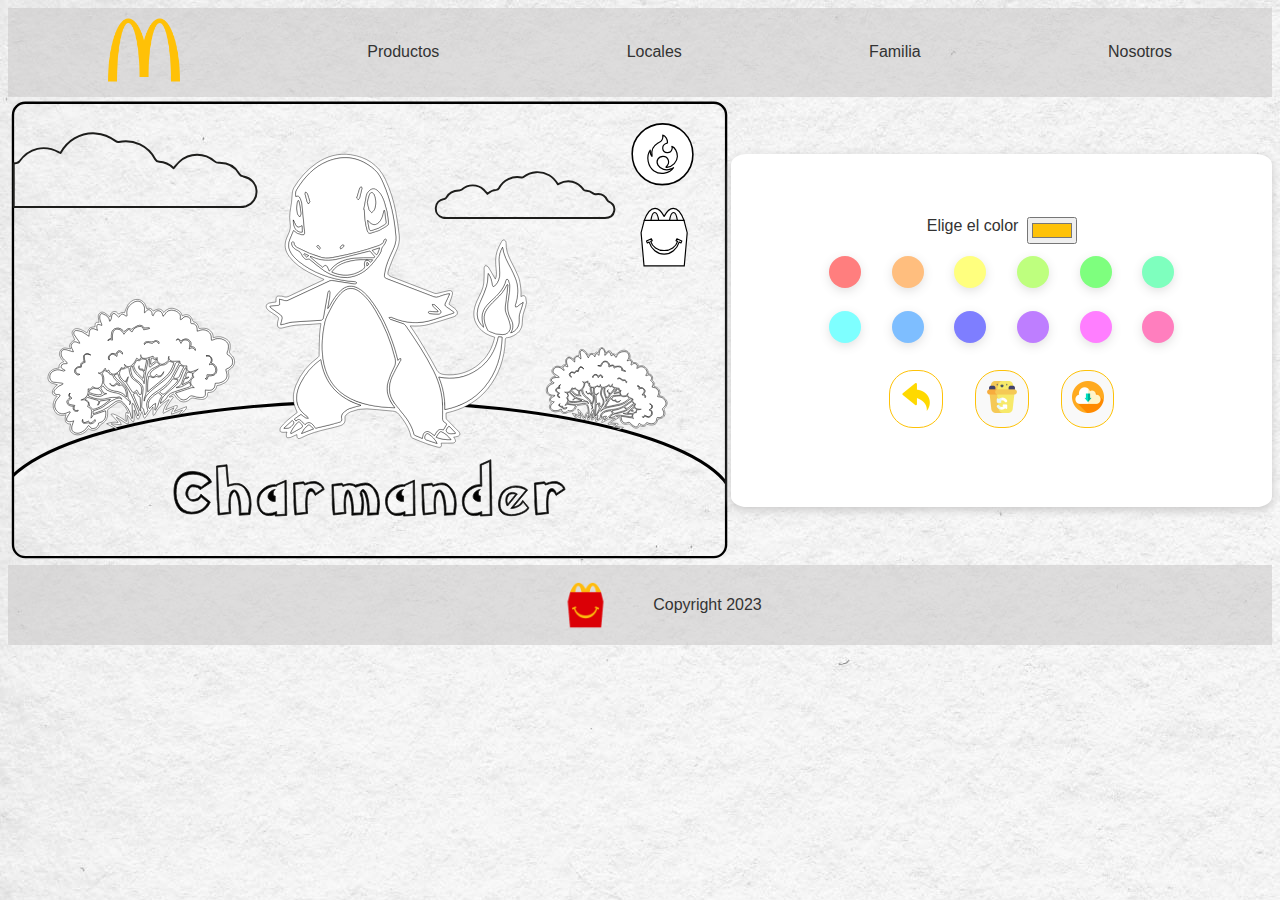
<file: html/3.html>
<!DOCTYPE html>
<html lang="en">

<head>
    <meta charset="UTF-8">
    <meta http-equiv="X-UA-Compatible" content="IE=edge">
    <meta name="viewport" content="width=device-width, initial-scale=1.0">
    <title>Proyecto Pikachu</title>
    <link rel="stylesheet" href="../css/3.css">

    <!-- Fonts -->
    <link rel="stylesheet" id="google-fonts-1-css"
        href="https://fonts.googleapis.com/css?family=Roboto%3A100%2C100italic%2C200%2C200italic%2C300%2C300italic%2C400%2C400italic%2C500%2C500italic%2C600%2C600italic%2C700%2C700italic%2C800%2C800italic%2C900%2C900italic%7CRoboto+Slab%3A100%2C100italic%2C200%2C200italic%2C300%2C300italic%2C400%2C400italic%2C500%2C500italic%2C600%2C600italic%2C700%2C700italic%2C800%2C800italic%2C900%2C900italic&amp;display=auto&amp;ver=5.8"
        type="text/css" media="all">

    <!-- Favicon -->
    <link rel="icon" type="image/vnd.microsoft.icon" href="../img/favicon.ico">

    <!-- Animate.css -->
    <link rel="stylesheet" href="https://cdnjs.cloudflare.com/ajax/libs/animate.css/4.1.1/animate.min.css" />


</head>

<body>
    <nav class="nav">
        <a href="../index.html"> <img src="../img/mcdonalds.png" alt="logo" style="width:8vh;"></a>
        <a href="">Productos</a>
        <a href="">Locales</a>
        <a href="">Familia</a>
        <a href="">Nosotros</a>
    </nav>



    <section class="section1">

        <div class="pikachu">
            <svg id="Capa_1" data-name="Capa 1" xmlns="http://www.w3.org/2000/svg"
                xmlns:xlink="http://www.w3.org/1999/xlink" viewBox="0 0 1850.4 1187.7">
                <defs>
                    <style>
                        .cls-1,
                        .cls-10,
                        .cls-2,
                        .cls-3,
                        .cls-5 {
                            fill: none;
                        }

                        .cls-2,
                        .cls-5 {
                            stroke: #000;
                        }

                        .cls-10,
                        .cls-2,
                        .cls-3,
                        .cls-5,
                        .cls-7,
                        .cls-8,
                        .cls-9 {
                            stroke-miterlimit: 10;
                        }

                        .cls-2 {
                            stroke-width: 6px;
                        }

                        .cls-3 {
                            stroke: #1d1d1b;
                            stroke-width: 5px;
                        }

                        .cls-4 {
                            clip-path: url(#clip-path);
                        }

                        .cls-5 {
                            stroke-width: 8px;
                        }

                        .cls-6,
                        .cls-8,
                        .cls-9 {
                            fill: #fff;
                        }

                        .cls-7 {
                            fill: #010101;
                            stroke: #1e1e1c;
                            stroke-width: 2px;
                        }

                        .cls-10,
                        .cls-8,
                        .cls-9 {
                            stroke: #010101;
                        }

                        .cls-8 {
                            stroke-width: 4px;
                        }

                        .cls-10,
                        .cls-9 {
                            stroke-width: 3px;
                        }
                    </style>
                    <clipPath id="clip-path">
                        <rect class="cls-1" x="13.7" y="765" width="1822" height="302.07" />
                    </clipPath>
                </defs>
                <rect class="cls-2" x="12.7" y="14.6" width="1824" height="1162.2" rx="31.4" />
                <path class="cls-3"
                    d="M1408.6,222.2c23.3-12.7,48.1-6.9,63.4,14.7a7.6,7.6,0,0,0,4.6,2.4,39.8,39.8,0,0,1,21.1,7.8,9,9,0,0,0,6.2,1.5c12.5-2.1,23,3.3,28.6,14.7a7.3,7.3,0,0,0,3.2,3.5c11.2,5,16.8,14.2,14.8,24.8s-11,17.9-23.6,17.9H1120.7a35.6,35.6,0,0,1-9.8-1.3c-10.7-3.3-17.4-13.6-16.7-24.9s8.9-20.4,20.9-22.5c2.5-.5,4.5-.7,6-3.5,7.1-12.6,18.2-18.4,32.7-18.2a11.9,11.9,0,0,0,7.1-2.4,41.5,41.5,0,0,1,55.9.4c3.4,3.2,6.2,7,9.4,10.6,6.5-6,14-9.9,22.9-10.2,3.3-.2,4.9-1.2,6.5-4.1,11.1-21.5,34.4-32.3,58-27.5a6.8,6.8,0,0,0,4.8-1.4c19.6-14.8,44.4-16.5,65.7-4.3,9.7,5.5,16.6,13.6,22.3,23.1A15.6,15.6,0,0,0,1408.6,222.2Z" />
                <g class="cls-4">
                    <ellipse class="cls-5" cx="916.5" cy="1041" rx="940.3" ry="262" />
                </g>
                <g id="cUtrgw">
                    <path
                        d="M534.2,738.3c-1.8,12.9-12.1,18.1-22.9,17.6-.3,1-1,2.2-.8,3.2,1.2,9.6-8.5,14.7-14.9,14.5s-13.2-1.8-19.7-3.2c-3.9-.9-7.2-.6-10.1,2.3-9.4,9.3-23.8,10.1-32.8-1.1l-10-12.5L412.2,767c3.9,2.3,7.3-4.4,10.6,1.1-7.4,10-15.6,19.9-19.6,31.8,8.3-3.5,16.8-7.2,25.4-10.6,1.3-.5,3.1.2,4.7.3-.4,1.5-.4,3.3-1.2,4.5-2,3.2-4.4,6.2-7.2,10.2L456.5,792c-.2,2.4.2,4.5-.6,5.2-5.8,4.8-8.3,13.7-18.7,14.5l9.3-11-28.4,10.7c-.5-7.4,4.8-10.9,6.5-16.7l-27,14.3-1.2-1c1.4-12.8,8.8-23,16-33.8h-1.6l-1.6.8a85.5,85.5,0,0,0-33.9,36.8c-.6,1.1-2,1.7-3.1,2.5-.5-1.2-1.5-2.4-1.4-3.5.1-5.9.6-11.8,0-18.3l-16.5,23.2a37.3,37.3,0,0,1-2.5,3.9c-.8.9-2,1.9-2.8,1.8s-1.8-1.6-2.1-2.6c-1.2-4.7-2.2-9.3-4.5-14.4-2.2,5.2-4.4,10.4-6.7,15.5a40.4,40.4,0,0,1-2.6,4.5c-1.3-1.5-3.3-2.7-3.9-4.4-2.4-6.1-4.3-12.4-6.7-19.7.1,9.5.2,17.8,0,26.1,0,1.6-1.2,3.1-1.9,4.7-1.3-.9-2.9-1.6-3.9-2.8-3.3-4.1-6.4-8.5-9.6-12.7a10,10,0,0,0-1.4-1.5l-1.3.4c1,5.1,2.2,10.2,3,15.4a39.6,39.6,0,0,1,.1,6.9c-2.2-.8-4.6-1.3-6.5-2.6-8-5.2-15.9-10.6-24.1-15.6,4.1,6.8,11.5,11.6,12.9,19.9l-25.5-2.9-.3,1.2,16.1,10.4a2.9,2.9,0,0,0-.2.9c-1.5.1-3.4.8-4.6.2-7.6-4-15.2-8.3-23.1-12.7,9.7-2.6,19.1-5.6,29.2-2.8l.6-1c-5.9-6.5-11.8-13-17.8-19.4l.2-1.5c1.8,0,3.8-.5,5.4,0,10.7,3.6,20.1,9.6,29,16.5a38.1,38.1,0,0,0,4.3,2.5c-.8-5.9-1.8-10.9-2.2-16-.2-2.3.6-4.7,1-7l6.4,2.3c-4-9.5-8.6-18.7-17.1-25.6-3.8-3.1-8.1-3.7-11.8-1.4-8.3,5.2-16.2,11.3-24.1,17.2-.7.5-.7,2.3-.6,3.5.7,9.2.3,18.3-5.6,25.8-2.6,3.3-6.8,5.2-10.2,7.9-1.3,1-3,2-3.6,3.3-4.7,10-14.9,15.1-23.9,11.5a55.7,55.7,0,0,1-5.8-3.1c-5.4,6.8-12,12.8-21.1,15-7.3,1.8-14.3.8-20.4-3.9s-6.4-9.8-5.3-16.1c.4-2.4,1-4.7,1.5-7.2-12.1,1.7-17.3-7.9-11.9-23.4-14.1,4-25.3.7-30.7-13.4-4.8-12.6-1.4-24,7.7-33.8-.3-.3-.4-.7-.5-.7-4.4-.7-9.1-1.2-10.9-6.1s1.1-10.8,4.5-15.1,5.2-5,7.9-7.5c-4.6-1.3-9.1-2.3-13.5-3.9-9.4-3.4-12.5-11-9.7-20.5,4.1-13.8,14.9-17.2,27.5-18.4-.9-8.6,1.8-12.7,12.1-16.2-4.8-5.4-9.6-10.5-11-18.1s4.8-17.4,14.1-17c4.6.3,9.2,1.5,14.2,2.4a12,12,0,0,1-.5-14.5c2.6-3.8,7.4-6,11.2-8.8l-5.9-13.4c-3.5-8.3,3.5-17.1,14.6-14.9,7.7,1.6,14.3,5.3,20.7,9.5a11.8,11.8,0,0,0,1.9,1c2.5-4.4,3.9-9.6,7.3-12.3s8.7-2.4,13.4-3.4c-.3-10.7.7-11.8,10.2-11.3-.7-4.5-1.7-9-2.1-13.6s1.1-8.5,5.2-10.9,8.1-1.9,11.7.6,8.8,6.9,13.3,10.5c1.4-4.8.7-11.1,7.7-13.5s10.6,1.4,14.1,6.2c2.6-1.5,4.9-3.5,7.5-4.2s5.7.2,7.6.3c3-6.9,5.1-14.2,9.1-20.3,7.3-11,20-17.3,32.8-11.5,9,4,12.4,11.9,14.6,21.3,7-2.4,13-.3,17.1,6.5,12.5-8,21.8-6.9,26.6,3.5,7-8.1,15.4-12.7,26.2-10s18.5,7.4,21.4,18.6c7.9-4.4,15.5-4.5,21.8,2.5,2.2,2.4,2.9,6.2,4.5,9.2.6,1.3,1.6,3.3,2.7,3.5,7.8,1.6,11.1,6.9,12.7,14a9,9,0,0,0,.6,2.2,3.7,3.7,0,0,0,.7,1c8.3-1.2,17-1.9,24.7,2.7s11.7,11.5,11.4,20.8c8.7-2.5,16.7-3.9,25.1-.6,16.2,6.3,20.8,14.3,17.4,31.3a19.8,19.8,0,0,1-.8,3.5c-1.1,3.4-.4,5.4,2.8,7.9,14.7,11.7,13.6,29.5-3.2,39.5-3.1,1.8-3.8,3.2-2.9,6.4,1.6,5.1,2.6,10.4.8,15.7-3.2,9.2-11.2,12.8-19.2,16.2C541.7,737.1,538.1,737.4,534.2,738.3ZM371.5,559.8c-3.5-2-3.4-2-3.4-6s-2.7-7.3-6.5-9-6,.6-8,3.5c-.9,1.3-2.4,2.1-4.7,3.9a40.7,40.7,0,0,1,0-5.1,20.2,20.2,0,0,0-2.3-15c-5.2-8.9-14.5-12.3-23.2-7.6-13.4,7.3-21.3,17.1-18.6,33.2a2.9,2.9,0,0,1-1,2.7,3.2,3.2,0,0,1-2.8-.4c-9.2-6.5-10.6-6.3-16.8,2.7-.2.3-.7.5-1,.8-3.2-3-6-6.1-9.4-8.6a4.8,4.8,0,0,0-7.7,2.6c-1,3.3-1,6.9-1.9,10.2s-2,4.1-3.1,6.1l-1.4-.4c-.9-10-7.7-14.7-16-18-5.2-2.2-7.8-.3-8.6,5.5s1.8,13.3,4.5,19.6a13.4,13.4,0,0,1,.6,4,28,28,0,0,0-4.1-1.3c-2.3-.6-5.4-2.1-6.7-1.2s-1.9,4.4-2,6.8.9,4.7,1.8,8.3c-2.8-1.3-4.4-1.9-5.9-2.7-6.5-3.2-12.8-1.7-14.5,3.9-.9,3-.7,6.3-1,9.4-.1,1.3-.2,2.5-.4,4.6a74.6,74.6,0,0,1-7.2-4.8,42.3,42.3,0,0,0-24.5-10.2c-2.1-.1-5.5,1-6.3,2.6s-1.3,5.7-.1,7.7c3.9,6.4,8.7,12.3,13,18.5.8,1.1.9,2.6,1.3,4a10.7,10.7,0,0,1-4.8-1.6c-5.6-2.8-10.6-2.7-13.6.8s-4.9,8.3-1.8,13.3a97.8,97.8,0,0,1,4.3,9,36.9,36.9,0,0,1-5.1-.7c-4.8-1.4-9.5-3.3-14.4-4.3-8.5-1.6-11.9,1.5-12.1,10.1-.2,6.9,4.2,11.4,8.3,16,1.9,2.2,4.4,3.8,6.5,5.8a3.5,3.5,0,0,1,.8,2.7c-.2.6-1.6.9-2.5,1s-4.9,0-7.3.6a7,7,0,0,0-5.8,6.7c-.4,3.8,2.2,5.3,5,6.6s3.4,1.8,5.1,2.7c-2.6,4.6-5.4,1.9-7.9,1.1-8.4-2.7-16.3-2.7-24,2.3-5.5,3.6-7.2,8.9-7,14.9s3.4,11.1,9.8,12.2,13.5,1.3,20.2,2.1c1.4.2,2.6,1.3,3.9,1.9-.9.9-1.6,2.2-2.7,2.5a33.4,33.4,0,0,0-15.5,10c-2.9,3.3-6.6,6.7-4.5,11.2s7,4,11.3,3.8c1.3,0,2.6,1,3.9,1.5a24.2,24.2,0,0,1-1.8,3.6c-3.2,4.1-7.5,7.7-9.4,12.3s-3.4,11.5-1.9,16.4c4.3,13.8,17,19.2,30.2,12.9a62.8,62.8,0,0,1,7.6-2.9l1.3,1.2c-1.1,1.7-2.2,3.3-3.1,4.9-2.1,3.6-4.7,7.1-6.1,10.9s-.8,7.1,2.8,8.3,6,.4,9.1.1c1.5-.1,2.9-1,5.9-2.1-1.2,3.8-1.9,6.2-2.8,8.4-2.2,5.7-3.8,11.6-.7,17.3s13.1,7.6,19.4,5.1c7.9-3.1,14.5-7.7,18.8-15.2,2.3-4.2,3.8-4.1,6.5-.1s6,5.4,10.6,4.2c7.3-1.8,10.8-6.9,11.7-13.9,15.1-4.3,19.5-12,17.8-30.7a20,20,0,0,0-2.6.5c-8,2.7-15.8,5.6-23.8,8.1-3.2,1-6.4,1-7.2,5.6-.3,1.8-3.1,3.3-4.1,4.4.7-5.5,1.9-11.1,2-16.9s-5.5-10-10.6-12.9c3.8-8.2,3.1-10.4-4.3-15.1-2.4-1.6-4.6-2.7-7.7-1.6-1.5.5-3.3.1-5,.1,15.1-5.6,19.6-12.8,18.3-28.7,2.4-.1,5.1.7,7-.3s3.2-3.7,4.9-5.7a24.8,24.8,0,0,0,2.9,1.7c8.3,4.3,16.5,1.8,20-5.3s3.6-17.2.4-25.8c-.5-1.2-2.6-1.9-4-2.7s-3.8-1.9-5.6-2.8c10.1,1.8,13.2-6.5,18.5-12.2,1.9,4.2,2.9,10.2,9.1,4.7,3.4,9.7,10.1,13,18.5,8.8,6.3-3.1,10.2-8.6,13.4-14.8,3.9,1.7,7.5,1.9,10-2-.8-2.5-1.5-4.6-2.1-6.8,4.7,7.2,11.3,8.4,18,3.3s9.6-11,12.8-17.6c.4-.8,1-1.5.8-1.2,2.6,1.5,4.9,3.9,6.2,3.4,3-1.1,6.2-3.1,4.4-7.6-.5-1.4-.2-3-.3-4.6.5,4.2,1.3,8.2,6.1,9.1a27.5,27.5,0,0,0,9.9-.3c5.5-1.4,10.8-3.5,15.6-5.1,1.3,1.7,2.3,4.6,4,5.2s4.6-.8,7-1.4c-.1,1.2-.3,2.6-.4,4.1-.3,5,6.3,14.3,13.9,12.6,3.5-.7,6.9-3.1,9.9-5.3s5.6-4,4.5-8.5c-.5-2,1.2-4.5,1.8-6.7-.7,9.2,2.9,13.2,12.6,13.1,4.9,0,9.9-.4,15.2-.6.7,11.4,9,12.7,18,12.4.2,3.6-.1,6.8.8,9.6,1.4,4.4,6.8,6.7,12.3,5s10.8-4.2,16.1-6.4a65.8,65.8,0,0,1-10.1,8c-4.3,2.9-5.1,6.6-2.1,10.7a13.4,13.4,0,0,1,1.2,2.4c-5.8,2.7-8.1,7.7-8.2,13.3s4.7,9.8,9.2,13.2c-2.6.1-5.1-.3-7.3.4-8.1,2.6-16.2,5.6-24.3,8.2-5.3,1.8-10.7,3.3-16.7,5.1,2.4,3.3,4.3,6.4,6.6,9.2,8.8,11,19,11,28.3.5a9.3,9.3,0,0,1,6.8-2.8c4,.4,7.8,2.5,11.8,3.2s10.3,1.7,15.3,1.1,8.7-6.4,7.2-14.2c-.4-1.6.2-3.4.4-5.1a35.5,35.5,0,0,0,4.7.6c3.4.1,7,.8,10-.1,6.9-2.1,9.5-7.8,9.7-14.5.1-3,1-3.3,3.8-3.3a33.8,33.8,0,0,0,11.4-1.6c16.1-6.1,17.8-16.5,13.1-29.5-1.3-3.4-1.2-4.1,2.1-5.5,7.5-3,14.1-7.5,14.8-16.4s-3.9-14.5-11.1-18.4c-3.9-2.2-4.1-5-2.6-8.5a23.9,23.9,0,0,0,1.9-5.7c.8-5.2,2.2-10.2-.6-15.5-5.7-10.8-23.9-16.7-37.2-9.1-1.2.7-3,.6-4.5.9-.2-1.6-.4-3.2-.7-4.8-.5-3.6,0-7.8-1.7-10.8-5.3-10.1-18.6-13.8-29.1-8.9-1.4.7-3.1.8-5.2,1.3-.1-2.4-.3-4.2-.3-6.1-.1-7.8-4.6-13.5-11.8-13.3-4.3.1-4.7-1.4-4.4-4.9.8-7.9-3.2-12.4-11.1-13.1-5-.5-8.1,2.2-10.9,6-.8,1-2.8,1.2-4.2,1.7s-.9-1.9-.7-2.7c2.1-8.5-1.5-14.1-8.9-18-10.4-5.4-24.2-5.3-30.6,8.2-.7,1.5-2.6,2.5-4.4,4.1-1.8-6.8-3.1-13.1-10.2-14C377.5,546,374.3,552.8,371.5,559.8ZM218,810c2.4-.9,4.1-1.8,6-2.3a99.5,99.5,0,0,0,33.3-15.5c5.6-4,10.7-8.6,16.4-12.3,7.9-5.1,15.5-4.2,21,1.8,9.5,10.3,18.2,21,20.4,35.5.2,1.7,1.3,3.2,2.2,5.1.8-.9,1.1-1.2,1.1-1.4-.5-11.1-1.1-22.2-1.5-33.2-.1-1.5.8-3,1.2-4.5,1.3.9,3.1,1.6,3.8,2.8a56,56,0,0,1,3,8.1c2.4,7.1,4.7,14.3,7.1,21.7,5.5-6.7,1.5-12.4-.8-17.9-5.5-13.2-11.1-26.4-17.4-39.2A149.5,149.5,0,0,0,300,736.5c-4.1-5.6-10-9.9-14-15.5-2.7-3.8-3.7-8.9-5.4-13.3l-8.8,3.7c2.8,6.5,7.7,11.1,13.1,15.4s11.1,9.2,15.4,14.7c5.9,7.6,5.8,17.2,6.8,26.3a10.4,10.4,0,0,0,3.2,6.4,8.4,8.4,0,0,1,.3,13.1c2.3-7.3,2-8.1-4.3-12.3a30.8,30.8,0,0,1-2.7-2.4c-8.3-8.2-17.5-14.3-29.6-15.9a58.6,58.6,0,0,1-19.9-6.3c-4.6-2.4-7.8-7.6-11.7-11.5l-5.1,5.6,7.5,12.6,8,1.7c-3.3,1.3-6.4,1.7-8.6,3.3-6.4,4.9-13.3,4.9-20.5,3-5.6-1.5-11.1-3.8-16.8-5.8l-1.2,5c15.5,7.9,31.6,10.9,48.7,6a71.6,71.6,0,0,1,13.1-2.1c4.7-.4,9.2,1.3,14.2-1s7.8,1.1,9.9,6.6c-4.7-4.5-9-4.1-13.9-2.4A87.1,87.1,0,0,0,250.6,787a64.4,64.4,0,0,1-13.1,8.9c-6.3,2.9-13.1,4.9-19.7,7.3C217.8,805.1,217.9,807.2,218,810Zm130.8-32.3-1.2-.2c.6-3.7.5-7.8,2.1-10.9a26.5,26.5,0,0,0,3.3-12.2c.3-11.2-.1-22.5,1.1-33.6,1.4-13,6.9-23.8,20.4-28.9,4.5-1.7,8.6-4.7,13.1-7.2l-7.2-6.7-17.6,13.5c-.6-1.1-1.8-2.2-1.9-3.5a34.7,34.7,0,0,1,0-7.2c.4-3.7.9-7.4,1.4-11l-2.1-.5c-3.6,6.2-2.9,13.8-4.8,20.5a216.1,216.1,0,0,0-4.4,22.4c-1.2,7.2-2,14.4-2.9,21.6-.7-7.3-5.8-11.6-10.6-15.8-9.1-7.9-17.9-15.9-19.6-29.7-2,1.8-4.6,3.3-4.5,4.3.9,6.3,1.8,12.8,3.9,18.7,2.9,8.3,11.1,11.9,17.4,17.1s10.8,9.5,11.2,17-1.3,12.6-1.9,19c-.7,8.4-1.4,16.9-1.8,25.4-.1,2,.6,5.5,1.8,5.9,3.6,1.3,3.1,4.3,3.8,6.7s1.5,6.5,2.4,10.4c2.8-3.7,5.3-6.8,7.4-10.1.4-.6-.4-2.1-.7-3.2-2.1-7.2-4.1-14.2-.7-21.9,4.4-9.9,12.1-16.4,20.6-22.2,18-12.2,35.8-24.4,45.3-45.2,4.4-9.6,10-18.6,15-28,.6-1.1.3-2.7.4-4.1-5.2.1-8.6,1-10,6.7s-4.5,11.6-7.4,17.1c-5.2,9.5-13.2,16.7-21.4,23.6s-17.3,13.1-25.4,20.3C363.1,754.7,351.4,762.8,348.8,777.7Zm32-63.1c-4.1,1.4-7.5,3.4-10.7,3.3s-6.3-2.7-9.5-4.1c-3.7,12.5-3.7,26-3.1,40.1,3.2-2.9,5.7-5.3,8.4-7.5,12.5-10.4,25.3-20.5,37.5-31.3,10.6-9.6,16.7-22.2,20.8-35.2l-11.6-4a32.9,32.9,0,0,1-2.7,2.8c-4.3,3.9-8.9,7.7-14.8,7.3a9.3,9.3,0,0,0-7.3,2.2,41.9,41.9,0,0,1-5,3.1c-4.4,2.8-9.2,5.3-13.3,8.7-2.5,2.1-5.2,5.2-5.7,8.3s2.5,5.4,4.7,6.8,6.4-.3,8.8-2.9l2.8-3.2c2.2,2,3.7,4.5,5.3,4.6,6.9.3,9.2-5.8,13-11.4-.5,6.2-3.3,10.2-7.3,12.5S383.5,717.8,380.8,714.6Zm-139.5-7.3c4,6.7,4.8,14.1,3.7,22a7.7,7.7,0,0,0,1,4.7c5.9,11,15.5,16.3,27.5,18.1s21.6,4.5,29.1,15a46.1,46.1,0,0,0,.1-6.3c-1.1-9-2.9-17.7-11.3-23.1-.8-.5-2.2-1.2-2.6-.9-4.6,3.6-7.7-.6-11.5-2-2.1,3.5-4.9,6-9.4,4.7s-6.7-2.7-7.5-7.5c6.3,8.1,10.8,7.7,16.7-1.1a31.7,31.7,0,0,0,4.9,3.2c1.1.5,2.6.2,3.9.2a15.8,15.8,0,0,0-2.2-2.9c-7-5.4-14.1-10.8-16.1-20.1-5-1-9.7-2-10.2-6.5l-10.7-5.2Zm62.3,24.2c4.7,7.6,9.3,15.2,14.3,22.6.7,1.1,3.4,1.5,5,1.1s2.2-2.4,3.4-3.5a36.5,36.5,0,0,1,3.1-2.4l2.2,3.2c1.6,2.9,2.9,5.9,4.9,8.6.3.5,4-.2,4.1-.7,1.7-9.3,2.8-18.7-4.8-26.2a75.3,75.3,0,0,0-12.2-9.5c-10-6.7-12.6-16.8-14.1-27.7-.2-1.5-.5-3.9-1.3-4.2s-5-1.1-6.3,0c-3.9,3-7.9,4.2-12.6,3-1,2.4-1.9,4.5-2.7,6.6s-1.6,3.8-1.3,5.6c1.1,7.8,6,13.4,11.6,18.5,1.2,1.1,3.3,1.4,4.9,2.1v-4.9l.9.6,4.4-8.7,1,.2Zm160.8-1.8c-11.1,5.4-20.4,14.9-34.7,13.8a32,32,0,0,1,4-2.1c5.2-1.6,8.4-4.6,10.2-10.2a229.5,229.5,0,0,1,11-28.5c1.8-3.9.9-6.8-.7-10.3-2.8,4.4-5.9,8.8-7.4,13.6-4.3,13.7-10.3,26.1-21.3,35.7-7.9,6.7-15.8,13.4-23.6,20.2s-10.8,12.4-11.7,21.7c3.7-2.9,7.1-5.2,10.1-7.9a27.9,27.9,0,0,0,5.5-6.4c3.2-5.7,7.4-10.7,13.5-13.1,8.8-3.4,17.9-6.2,26.9-9.1,4.6-1.5,9.4-2.7,14-4.3a43,43,0,0,0,7.1-3.7ZM347.2,700.2h1.9c1.8-9.4,3.6-18.8,5.4-27.9L342,669.8c-3.7,5.1-6.5,5.9-12.1,3.4-2.1,3.3-4.5,6.5-6.3,9.9s-2,4.6-1.5,6.6c3.2,13.4,14.1,20.8,23.1,29.9,1-4.7,1.8-8.9,2.6-13,.5-2.6-3.6-8-6-7.9-6.5,0-9.6-5.7-6.4-11.6-.2,7.6,1.2,8.9,9.4,8.5ZM217,798.6c17.8-2.3,30.9-14.5,44.8-24.8l-27,4.1c-1.3,8.5-1.9,9.4-6.3,10.2a50.2,50.2,0,0,0,2.6-4.6c1.7-3.8.8-6.7-2-7.5-8.6-2.4-17.2-5-26.1-7.6l-5.5,4.7c2.9,2.2,6.9,3.9,8.8,6.9s1.6,7.2,2.2,10.3Zm167-42.4c-2.9,2-6.4,4.2-9.5,6.7a90.4,90.4,0,0,0-9,8.5c-7.1,7.5-8.6,18.1-3.7,25.4,4.6-4.5,8.2-10.4,16-13.3l-1.9,17.1,1,.4c2.2-4,4.8-7.8,6.4-12,3.1-8.5,4.1-18.1,10.6-23.9Zm4.1-2.9c3.9,6.8,9.5,8.4,14.4,4,8.9-8,17.6-16.3,26.2-24.7,2.6-2.7,4.4-6.4,6.3-9.1L421.4,721C413.2,733.8,401.6,744.6,388.1,753.3ZM440,686.1c-5.2,9.7-10.7,19.6-15.9,29.6-.4.8.6,3.4,1.3,3.5,2.3.5,4.9.8,6.9.1,5.6-2.1,7-7.3,8.9-12.4s5.6-11.4,8.3-16.9Zm6.2,49.5c5.4-2.9,9.7-5.7,14.3-7.5s6.4-8.6,10.8-11.8c.3-.2.2-.8.3-1.3,0-3.3.1-6.6.1-9.1l-12.9-2.1a63.7,63.7,0,0,0-2.9,6.7,55.4,55.4,0,0,0-1.2,7.1l7.4-1.6c.3-.1.5.1.9.3-2.8,3.6-5.9,5.7-10.8,3.4Zm-228.4,9.6-10.2,6.5c-.5,2.5.7,4.6,4.3,5.3,1.3.2,2.5,1.2,3.8,1.5,6.9,1.6,13.8,4.4,21,2.4,2.9-.8,4.8-2.5,2.4-5.7s-3.8-5.2-5.9-7.6a4.4,4.4,0,0,0-3-1.3C226.1,745.8,222,745.6,217.8,745.2Zm102.6,15.2L338.3,803h1.1c-.5-11.7-1.1-23.3-1.7-35.5-5.4-.7-7.2-6.3-9.5-11.1Zm44.3-77.3,1.4.6c4.3-4.6,11.3-6,14.8-12.9-4.8,1.1-8.6,1.6-10.8-2.9-.2-.4-3.3.1-3.4.6C365.8,673.3,365.3,678.2,364.7,683.1Z" />
                    <path class="cls-6"
                        d="M371.5,559.8c2.8-7,6-13.8,14.7-12.7,7.1.9,8.4,7.2,10.2,14,1.8-1.6,3.7-2.6,4.4-4.1,6.4-13.5,20.2-13.6,30.6-8.2,7.4,3.9,11,9.5,8.9,18-.2.8.5,1.8.7,2.7s3.4-.7,4.2-1.7c2.8-3.8,5.9-6.5,10.9-6,7.9.7,11.9,5.2,11.1,13.1-.3,3.5.1,5,4.4,4.9,7.2-.2,11.7,5.5,11.8,13.3,0,1.9.2,3.7.3,6.1,2.1-.5,3.8-.6,5.2-1.3,10.5-4.9,23.8-1.2,29.1,8.9,1.7,3,1.2,7.2,1.7,10.8.3,1.6.5,3.2.7,4.8,1.5-.3,3.3-.2,4.5-.9,13.3-7.6,31.5-1.7,37.2,9.1,2.8,5.3,1.4,10.3.6,15.5a23.9,23.9,0,0,1-1.9,5.7c-1.5,3.5-1.3,6.3,2.6,8.5,7.2,3.9,11.6,10,11.1,18.4s-7.3,13.4-14.8,16.4c-3.3,1.4-3.4,2.1-2.1,5.5,4.7,13,3,23.4-13.1,29.5a33.8,33.8,0,0,1-11.4,1.6c-2.8,0-3.7.3-3.8,3.3-.2,6.7-2.8,12.4-9.7,14.5-3,.9-6.6.2-10,.1a35.5,35.5,0,0,1-4.7-.6c-.2,1.7-.8,3.5-.4,5.1,1.5,7.8-.8,13.5-7.2,14.2s-10.2-.3-15.3-1.1-7.8-2.8-11.8-3.2a9.3,9.3,0,0,0-6.8,2.8c-9.3,10.5-19.5,10.5-28.3-.5-2.3-2.8-4.2-5.9-6.6-9.2,6-1.8,11.4-3.3,16.7-5.1,8.1-2.6,16.2-5.6,24.3-8.2,2.2-.7,4.7-.3,7.3-.4-4.5-3.4-9.3-7-9.2-13.2s2.4-10.6,8.2-13.3a13.4,13.4,0,0,0-1.2-2.4c-3-4.1-2.2-7.8,2.1-10.7a65.8,65.8,0,0,0,10.1-8c-5.3,2.2-10.6,4.8-16.1,6.4s-10.9-.6-12.3-5c-.9-2.8-.6-6-.8-9.6-9,.3-17.3-1-18-12.4-5.3.2-10.3.6-15.2.6-9.7.1-13.3-3.9-12.6-13.1-.6,2.2-2.3,4.7-1.8,6.7,1.1,4.5-1.8,6.6-4.5,8.5s-6.4,4.6-9.9,5.3c-7.6,1.7-14.2-7.6-13.9-12.6.1-1.5.3-2.9.4-4.1-2.4.6-5.1,2-7,1.4s-2.7-3.5-4-5.2c-4.8,1.6-10.1,3.7-15.6,5.1a27.5,27.5,0,0,1-9.9.3c-4.8-.9-5.6-4.9-6.1-9.1.1,1.6-.2,3.2.3,4.6,1.8,4.5-1.4,6.5-4.4,7.6-1.3.5-3.6-1.9-6.2-3.4.2-.3-.4.4-.8,1.2-3.2,6.6-6.8,13-12.8,17.6s-13.3,3.9-18-3.3c.6,2.2,1.3,4.3,2.1,6.8-2.5,3.9-6.1,3.7-10,2-3.2,6.2-7.1,11.7-13.4,14.8-8.4,4.2-15.1.9-18.5-8.8-6.2,5.5-7.2-.5-9.1-4.7-5.3,5.7-8.4,14-18.5,12.2,1.8.9,3.8,1.8,5.6,2.8s3.5,1.5,4,2.7c3.2,8.6,3.8,17.3-.4,25.8s-11.7,9.6-20,5.3a24.8,24.8,0,0,1-2.9-1.7c-1.7,2-2.9,4.7-4.9,5.7s-4.6.2-7,.3c1.3,15.9-3.2,23.1-18.3,28.7,1.7,0,3.5.4,5-.1,3.1-1.1,5.3,0,7.7,1.6,7.4,4.7,8.1,6.9,4.3,15.1,5.1,2.9,10.8,6,10.6,12.9s-1.3,11.4-2,16.9c1-1.1,3.8-2.6,4.1-4.4.8-4.6,4-4.6,7.2-5.6,8-2.5,15.8-5.4,23.8-8.1a20,20,0,0,1,2.6-.5c1.7,18.7-2.7,26.4-17.8,30.7-.9,7-4.4,12.1-11.7,13.9-4.6,1.2-8-.4-10.6-4.2s-4.2-4.1-6.5.1c-4.3,7.5-10.9,12.1-18.8,15.2-6.3,2.5-16.7,0-19.4-5.1s-1.5-11.6.7-17.3c.9-2.2,1.6-4.6,2.8-8.4-3,1.1-4.4,2-5.9,2.1-3.1.3-6.4.9-9.1-.1s-3.9-5.3-2.8-8.3,4-7.3,6.1-10.9c.9-1.6,2-3.2,3.1-4.9l-1.3-1.2a62.8,62.8,0,0,0-7.6,2.9c-13.2,6.3-25.9.9-30.2-12.9-1.5-4.9,0-11.4,1.9-16.4s6.2-8.2,9.4-12.3a24.2,24.2,0,0,0,1.8-3.6c-1.3-.5-2.6-1.5-3.9-1.5-4.3.2-9.2.8-11.3-3.8s1.6-7.9,4.5-11.2a33.4,33.4,0,0,1,15.5-10c1.1-.3,1.8-1.6,2.7-2.5-1.3-.6-2.5-1.7-3.9-1.9-6.7-.8-13.6-.9-20.2-2.1s-9.6-5.9-9.8-12.2,1.5-11.3,7-14.9c7.7-5,15.6-5,24-2.3,2.5.8,5.3,3.5,7.9-1.1-1.7-.9-3.4-1.9-5.1-2.7s-5.4-2.8-5-6.6a7,7,0,0,1,5.8-6.7c2.4-.6,4.9-.4,7.3-.6s2.3-.4,2.5-1a3.5,3.5,0,0,0-.8-2.7c-2.1-2-4.6-3.6-6.5-5.8-4.1-4.6-8.5-9.1-8.3-16,.2-8.6,3.6-11.7,12.1-10.1,4.9,1,9.6,2.9,14.4,4.3a36.9,36.9,0,0,0,5.1.7,97.8,97.8,0,0,0-4.3-9c-3.1-5-1.5-9.4,1.8-13.3s8-3.6,13.6-.8a10.7,10.7,0,0,0,4.8,1.6c-.4-1.4-.5-2.9-1.3-4-4.3-6.2-9.1-12.1-13-18.5-1.2-2-1-5.7.1-7.7s4.2-2.7,6.3-2.6a42.3,42.3,0,0,1,24.5,10.2,74.6,74.6,0,0,0,7.2,4.8c.2-2.1.3-3.3.4-4.6.3-3.1.1-6.4,1-9.4,1.7-5.6,8-7.1,14.5-3.9,1.5.8,3.1,1.4,5.9,2.7-.9-3.6-1.9-6-1.8-8.3s.5-5.6,2-6.8,4.4.6,6.7,1.2a28,28,0,0,1,4.1,1.3,13.4,13.4,0,0,0-.6-4c-2.7-6.3-5.5-12.4-4.5-19.6s3.4-7.7,8.6-5.5c8.3,3.3,15.1,8,16,18l1.4.4c1.1-2,2.5-4,3.1-6.1s.9-6.9,1.9-10.2a4.8,4.8,0,0,1,7.7-2.6c3.4,2.5,6.2,5.6,9.4,8.6.3-.3.8-.5,1-.8,6.2-9,7.6-9.2,16.8-2.7a3.2,3.2,0,0,0,2.8.4,2.9,2.9,0,0,0,1-2.7c-2.7-16.1,5.2-25.9,18.6-33.2,8.7-4.7,18-1.3,23.2,7.6a20.2,20.2,0,0,1,2.3,15,40.7,40.7,0,0,0,0,5.1c2.3-1.8,3.8-2.6,4.7-3.9,2-2.9,4.3-5.1,8-3.5s6.5,4.5,6.5,9S368,557.8,371.5,559.8ZM362,592c0-.2-.3-1.6-.6-1.6l-13.3.8c-2.1-6.4-9.4-9.2-16.2-6.3s-11.2,6.5-17,10c-2.3-2.4-5.7-3.6-9.4-1.3s-5.9,4.5-8.9,6.7a22.6,22.6,0,0,0-2.3-2.6c-4.5-4.4-9.7-7.3-16.1-6.3-9.5,1.5-13.7,7.2-13.8,17.8v9l-1-1-8.1,4.5a11.1,11.1,0,0,1,.7,1.6c3.1-4.4,6.9-3.1,10.9-1.5.2-5.6,0-10.8.6-15.8.9-8.1,6.5-14.9,16.5-11.7,6.5,2.2,10,7,12.6,12.4,2.9-3.6,5.2-7.7,8.6-10.4,5.4-4.3,8.2,1.3,11.4,4.9,4.5-9.3,11.6-14.3,21-14.6,5.5-.1,8.4,4.4,9.6,8.8Zm144.4,70.1c4.5.3,9.2-.3,12.1,4.4s2.4,9.1-2,15.2a14.6,14.6,0,0,0-1.4,3.1c5.3-2.5,8.9-.9,12.2,2.4s5.4,12.2,3.1,16.7-7,7.4-12.8,6.8c-2.8-.3-5.6-.1-8.4-.2.1,8.3.1,8.3-4.8,9.7l4.6,1.9,3.5-9c12.9.7,19.7-3,21.3-12,1.2-7.1-2.1-17.4-14-20.4,2.9-6,3-11.8-1.9-16.8C514.6,660.6,510.5,661,506.4,662.1Zm-63.7-38.2c-6.6-5.8-9.4-6.2-12.2-2,6-3.1,6.4-2.8,11.9,8.1a24.1,24.1,0,0,0,1.1-2.5c3.5-8.5,14.2-7.5,18.8-3.4a11.7,11.7,0,0,1,3.3,7.2c0,4.2-1.3,8.3-2.1,13.1,6.8-5.1,11.6-3,15.5,3.7.2-2.2.3-4.2-.6-5.3-2.9-3.7-6.9-4.5-11.4-3.7,2.2-8.7.8-14.6-4.3-17.9S449.2,618.2,442.7,623.9ZM183.6,709.4l-2.5-.5c-5.9-.8-8-2.9-8.2-8.3s1.9-7.5,7.4-8.6c2.7-.5,5.5-.7,6.9-.9.9-4,.7-7.7,2.5-9.5s5.6-2.1,7.4-2.7c-.7-4.9-1.9-9.7-1.9-14.5s3.9-7.7,9.1-6.8c2.2.5,4.3,1.3,7,2.1a12.2,12.2,0,0,0-14.4-1.8c-3.2,1.8-4.6,6.5-3.5,11.4l1.8,8.1c-7.3.9-8.8,2.8-9.6,11.9-6.6.3-12.8,1.8-14.9,9.3-1,3.7-.2,7.1,2.9,9.5S178.9,712.2,183.6,709.4Zm-24.2,60.4c-5.2,2.8-10.2,6.7-8.1,13s9.5,7.9,16.3,7.7c-1.2,5.2-1.9,10.2,3.5,12.7,2.1,1,5.1.5,7.7.3.4-.1.7-2.1.7-2.2-2.8.2-5.7,1.2-7.4.2-5.8-3.4-2.7-8.5-1.3-12.6-4.7-.8-9.2-.8-13.1-2.4-2.1-.8-3.9-4.2-4.3-6.6s2-4,3.7-5.5,3.9-2.6,6.3-4c-4.3-3.5-9.3-6.7-4.5-13.3C154.7,761.3,154.9,764.9,159.4,769.8ZM293,657.4c.1-4.2-1.9-7.1-6.4-8-7.1-1.5-8.3,4.3-10.4,8.9-7.5-4-12.9-3.2-17,2.6s-3.2,8.4.3,11.9c-2.9-7-.1-11.3,4.2-13.9,1.6-1,4.2-1.9,5.7-1.3,3.2,1.3,5.9,3.6,9.1,5.7.4-4.6-.1-11,6.2-11.9C287.2,651,290.3,655.3,293,657.4Zm92.1-27h1.2c-.2-1.6.1-4.2-.7-4.5-3-1.3-7.4-3.5-9.3-2.3-6,3.8-11.9,3.7-18.3,2.2-1.4-.4-3,.4-4.5.7-4.6,1.2-5.5,2.8-4.4,6.6,1.4-1.4,2.9-4.4,5-4.8a23,23,0,0,1,10.7.8c2.6.8,3.9,1.9,6.6-.6C376.9,623.4,382.3,624.5,385.1,630.4ZM205.7,828.7c-3.1,1.4-6.1,3.8-9.3,4.1s-5.3-3.5-5.5-8c-1.7,4.4-.8,8.3,2.3,9.1s7.6-.4,12.3-.9c3.6,4.3,7.5,3.3,12.6.6s5.7-5.2,4.7-8.3C212.2,835.8,209.1,836.3,205.7,828.7Z" />
                    <path class="cls-6"
                        d="M218,810c-.1-2.8-.2-4.9-.2-6.8,6.6-2.4,13.4-4.4,19.7-7.3a64.4,64.4,0,0,0,13.1-8.9,87.1,87.1,0,0,1,27.1-15.6c4.9-1.7,9.2-2.1,13.9,2.4-2.1-5.5-5.9-8.5-9.9-6.6s-9.5.6-14.2,1a71.6,71.6,0,0,0-13.1,2.1c-17.1,4.9-33.2,1.9-48.7-6l1.2-5c5.7,2,11.2,4.3,16.8,5.8,7.2,1.9,14.1,1.9,20.5-3,2.2-1.6,5.3-2,8.6-3.3l-8-1.7-7.5-12.6,5.1-5.6c3.9,3.9,7.1,9.1,11.7,11.5a58.6,58.6,0,0,0,19.9,6.3c12.1,1.6,21.3,7.7,29.6,15.9a30.8,30.8,0,0,0,2.7,2.4c6.3,4.2,6.6,5,4.3,12.3a8.4,8.4,0,0,0-.3-13.1,10.4,10.4,0,0,1-3.2-6.4c-1-9.1-.9-18.7-6.8-26.3-4.3-5.5-9.9-10.2-15.4-14.7s-10.3-8.9-13.1-15.4l8.8-3.7c1.7,4.4,2.7,9.5,5.4,13.3,4,5.6,9.9,9.9,14,15.5a149.5,149.5,0,0,1,13.8,22.2c6.3,12.8,11.9,26,17.4,39.2,2.3,5.5,6.3,11.2.8,17.9-2.4-7.4-4.7-14.6-7.1-21.7a56,56,0,0,0-3-8.1c-.7-1.2-2.5-1.9-3.8-2.8-.4,1.5-1.3,3-1.2,4.5.4,11,1,22.1,1.5,33.2,0,.2-.3.5-1.1,1.4-.9-1.9-2-3.4-2.2-5.1-2.2-14.5-10.9-25.2-20.4-35.5-5.5-6-13.1-6.9-21-1.8-5.7,3.7-10.8,8.3-16.4,12.3A99.5,99.5,0,0,1,224,807.7C222.1,808.2,220.4,809.1,218,810Z" />
                    <path class="cls-6"
                        d="M348.8,777.7c2.6-14.9,14.3-23,24.5-31.9,8.1-7.2,17.1-13.3,25.4-20.3s16.2-14.1,21.4-23.6c2.9-5.5,6-11.2,7.4-17.1s4.8-6.6,10-6.7c-.1,1.4.2,3-.4,4.1-5,9.4-10.6,18.4-15,28-9.5,20.8-27.3,33-45.3,45.2-8.5,5.8-16.2,12.3-20.6,22.2-3.4,7.7-1.4,14.7.7,21.9.3,1.1,1.1,2.6.7,3.2-2.1,3.3-4.6,6.4-7.4,10.1-.9-3.9-1.5-7.2-2.4-10.4s-.2-5.4-3.8-6.7c-1.2-.4-1.9-3.9-1.8-5.9.4-8.5,1.1-17,1.8-25.4.6-6.4,2.1-12.7,1.9-19s-5.7-12.5-11.2-17-14.5-8.8-17.4-17.1c-2.1-5.9-3-12.4-3.9-18.7-.1-1,2.5-2.5,4.5-4.3,1.7,13.8,10.5,21.8,19.6,29.7,4.8,4.2,9.9,8.5,10.6,15.8.9-7.2,1.7-14.4,2.9-21.6a216.1,216.1,0,0,1,4.4-22.4c1.9-6.7,1.2-14.3,4.8-20.5l2.1.5c-.5,3.6-1,7.3-1.4,11a34.7,34.7,0,0,0,0,7.2c.1,1.3,1.3,2.4,1.9,3.5L380.4,678l7.2,6.7c-4.5,2.5-8.6,5.5-13.1,7.2-13.5,5.1-19,15.9-20.4,28.9-1.2,11.1-.8,22.4-1.1,33.6a26.5,26.5,0,0,1-3.3,12.2c-1.6,3.1-1.5,7.2-2.1,10.9Z" />
                    <path class="cls-6"
                        d="M380.8,714.6c2.7,3.2,7.1,1.9,10.3.1s6.8-6.3,7.3-12.5c-3.8,5.6-6.1,11.7-13,11.4-1.6-.1-3.1-2.6-5.3-4.6l-2.8,3.2c-2.4,2.6-5.5,4.8-8.8,2.9s-5.1-4.9-4.7-6.8,3.2-6.2,5.7-8.3c4.1-3.4,8.9-5.9,13.3-8.7a41.9,41.9,0,0,0,5-3.1,9.3,9.3,0,0,1,7.3-2.2c5.9.4,10.5-3.4,14.8-7.3a32.9,32.9,0,0,0,2.7-2.8l11.6,4c-4.1,13-10.2,25.6-20.8,35.2-12.2,10.8-25,20.9-37.5,31.3-2.7,2.2-5.2,4.6-8.4,7.5-.6-14.1-.6-27.6,3.1-40.1,3.2,1.4,6.3,3.9,9.5,4.1S376.7,716,380.8,714.6Z" />
                    <path class="cls-6"
                        d="M241.3,707.3l5.4-7.7,10.7,5.2c.5,4.5,5.2,5.5,10.2,6.5,2,9.3,9.1,14.7,16.1,20.1a15.8,15.8,0,0,1,2.2,2.9c-1.3,0-2.8.3-3.9-.2a31.7,31.7,0,0,1-4.9-3.2c-5.9,8.8-10.4,9.2-16.7,1.1.8,4.8,4,6.4,7.5,7.5s7.3-1.2,9.4-4.7c3.8,1.4,6.9,5.6,11.5,2,.4-.3,1.8.4,2.6.9,8.4,5.4,10.2,14.1,11.3,23.1a46.1,46.1,0,0,1-.1,6.3c-7.5-10.5-18-13.4-29.1-15S251.9,745,246,734a7.7,7.7,0,0,1-1-4.7C246.1,721.4,245.3,714,241.3,707.3Z" />
                    <path class="cls-6"
                        d="M303.6,731.5l4.4-15.7-1-.2-4.4,8.7-.9-.6v4.9c-1.6-.7-3.7-1-4.9-2.1-5.6-5.1-10.5-10.7-11.6-18.5-.3-1.8.7-3.8,1.3-5.6s1.7-4.2,2.7-6.6c4.7,1.2,8.7,0,12.6-3,1.3-1.1,4.3-.6,6.3,0s1.1,2.7,1.3,4.2c1.5,10.9,4.1,21,14.1,27.7a75.3,75.3,0,0,1,12.2,9.5c7.6,7.5,6.5,16.9,4.8,26.2-.1.5-3.8,1.2-4.1.7-2-2.7-3.3-5.7-4.9-8.6l-2.2-3.2a36.5,36.5,0,0,0-3.1,2.4c-1.2,1.1-2.1,3.1-3.4,3.5s-4.3,0-5-1.1C312.9,746.7,308.3,739.1,303.6,731.5Z" />
                    <path class="cls-6"
                        d="M464.4,729.7l2.9,9.4a43,43,0,0,1-7.1,3.7c-4.6,1.6-9.4,2.8-14,4.3-9,2.9-18.1,5.7-26.9,9.1-6.1,2.4-10.3,7.4-13.5,13.1a27.9,27.9,0,0,1-5.5,6.4c-3,2.7-6.4,5-10.1,7.9.9-9.3,5.3-16.1,11.7-21.7s15.7-13.5,23.6-20.2c11-9.6,17-22,21.3-35.7,1.5-4.8,4.6-9.2,7.4-13.6,1.6,3.5,2.5,6.4.7,10.3a229.5,229.5,0,0,0-11,28.5c-1.8,5.6-5,8.6-10.2,10.2a32,32,0,0,0-4,2.1C444,744.6,453.3,735.1,464.4,729.7Z" />
                    <path class="cls-6"
                        d="M347.2,700.2l-2.4-4.6c-8.2.4-9.6-.9-9.4-8.5-3.2,5.9-.1,11.6,6.4,11.6,2.4-.1,6.5,5.3,6,7.9-.8,4.1-1.6,8.3-2.6,13-9-9.1-19.9-16.5-23.1-29.9-.5-2,.4-4.6,1.5-6.6s4.2-6.6,6.3-9.9c5.6,2.5,8.4,1.7,12.1-3.4l12.5,2.4c-1.8,9.1-3.6,18.5-5.4,27.9Z" />
                    <path class="cls-6"
                        d="M217,798.6l-8.5-8.3c-.6-3.1-.3-7.4-2.2-10.3s-5.9-4.7-8.8-6.9l5.5-4.7c8.9,2.6,17.5,5.2,26.1,7.6,2.8.8,3.7,3.7,2,7.5a50.2,50.2,0,0,1-2.6,4.6c4.4-.8,5-1.7,6.3-10.2l27-4.1C247.9,784.1,234.8,796.3,217,798.6Z" />
                    <path class="cls-6"
                        d="M384,756.2l9.9,8.9c-6.5,5.8-7.5,15.4-10.6,23.9-1.6,4.2-4.2,8-6.4,12l-1-.4,1.9-17.1c-7.8,2.9-11.4,8.8-16,13.3-4.9-7.3-3.4-17.9,3.7-25.4a90.4,90.4,0,0,1,9-8.5C377.6,760.4,381.1,758.2,384,756.2Z" />
                    <path class="cls-6"
                        d="M388.1,753.3c13.5-8.7,25.1-19.5,33.3-32.3l13.6,2.5c-1.9,2.7-3.7,6.4-6.3,9.1-8.6,8.4-17.3,16.7-26.2,24.7C397.6,761.7,392,760.1,388.1,753.3Z" />
                    <path class="cls-6"
                        d="M440,686.1l9.5,3.9c-2.7,5.5-6.1,11-8.3,16.9s-3.3,10.3-8.9,12.4c-2,.7-4.6.4-6.9-.1-.7-.1-1.7-2.7-1.3-3.5C429.3,705.7,434.8,695.8,440,686.1Z" />
                    <path class="cls-6"
                        d="M446.2,735.6l6-15.9c4.9,2.3,8,.2,10.8-3.4-.4-.2-.6-.4-.9-.3l-7.4,1.6a55.4,55.4,0,0,1,1.2-7.1,63.7,63.7,0,0,1,2.9-6.7l12.9,2.1c0,2.5-.1,5.8-.1,9.1-.1.5,0,1.1-.3,1.3-4.4,3.2-5.1,9.6-10.8,11.8S451.6,732.7,446.2,735.6Z" />
                    <path class="cls-6"
                        d="M217.8,745.2c4.2.4,8.3.6,12.4,1.1a4.4,4.4,0,0,1,3,1.3c2.1,2.4,3.9,5.1,5.9,7.6s.5,4.9-2.4,5.7c-7.2,2-14.1-.8-21-2.4-1.3-.3-2.5-1.3-3.8-1.5-3.6-.7-4.8-2.8-4.3-5.3Z" />
                    <path class="cls-6"
                        d="M320.4,760.4l7.8-4c2.3,4.8,4.1,10.4,9.5,11.1.6,12.2,1.2,23.8,1.7,35.5h-1.1Z" />
                    <path class="cls-6"
                        d="M364.7,683.1c.6-4.9,1.1-9.8,2-14.6.1-.5,3.2-1,3.4-.6,2.2,4.5,6,4,10.8,2.9-3.5,6.9-10.5,8.3-14.8,12.9Z" />
                    <path
                        d="M362,592l-14.8,3.4c-1.2-4.4-4.1-8.9-9.6-8.8-9.4.3-16.5,5.3-21,14.6-3.2-3.6-6-9.2-11.4-4.9-3.4,2.7-5.7,6.8-8.6,10.4-2.6-5.4-6.1-10.2-12.6-12.4-10-3.2-15.6,3.6-16.5,11.7-.6,5-.4,10.2-.6,15.8-4-1.6-7.8-2.9-10.9,1.5a11.1,11.1,0,0,0-.7-1.6l8.1-4.5,1,1v-9c.1-10.6,4.3-16.3,13.8-17.8,6.4-1,11.6,1.9,16.1,6.3a22.6,22.6,0,0,1,2.3,2.6c3-2.2,5.8-4.7,8.9-6.7s7.1-1.1,9.4,1.3c5.8-3.5,11.1-7.5,17-10s14.1-.1,16.2,6.3l13.3-.8C361.7,590.4,362,591.8,362,592Z" />
                    <path
                        d="M506.4,662.1c4.1-1.1,8.2-1.5,11.5,1.8,4.9,5,4.8,10.8,1.9,16.8,11.9,3,15.2,13.3,14,20.4-1.6,9-8.4,12.7-21.3,12l-3.5,9-4.6-1.9c4.9-1.4,4.9-1.4,4.8-9.7,2.8.1,5.6-.1,8.4.2,5.8.6,10.2-1.8,12.8-6.8s.5-13-3.1-16.7-6.9-4.9-12.2-2.4a14.6,14.6,0,0,1,1.4-3.1c4.4-6.1,4.9-10.6,2-15.2S510.9,662.4,506.4,662.1Z" />
                    <path
                        d="M442.7,623.9c6.5-5.7,14-6.7,20-2.7s6.5,9.2,4.3,17.9c4.5-.8,8.5,0,11.4,3.7.9,1.1.8,3.1.6,5.3-3.9-6.7-8.7-8.8-15.5-3.7.8-4.8,2.1-8.9,2.1-13.1a11.7,11.7,0,0,0-3.3-7.2c-4.6-4.1-15.3-5.1-18.8,3.4a24.1,24.1,0,0,1-1.1,2.5c-5.5-10.9-5.9-11.2-11.9-8.1C433.3,617.7,436.1,618.1,442.7,623.9Z" />
                    <path
                        d="M183.6,709.4c-4.7,2.8-7.4.6-10-1.3s-3.9-5.8-2.9-9.5c2.1-7.5,8.3-9,14.9-9.3.8-9.1,2.3-11,9.6-11.9l-1.8-8.1c-1.1-4.9.3-9.6,3.5-11.4a12.2,12.2,0,0,1,14.4,1.8c-2.7-.8-4.8-1.6-7-2.1-5.2-.9-9,1.6-9.1,6.8s1.2,9.6,1.9,14.5c-1.8.6-5.6.8-7.4,2.7s-1.6,5.5-2.5,9.5c-1.4.2-4.2.4-6.9.9-5.5,1.1-7.5,3.6-7.4,8.6s2.3,7.5,8.2,8.3Z" />
                    <path
                        d="M159.4,769.8c-4.5-4.9-4.7-8.5-.5-12.7-4.8,6.6.2,9.8,4.5,13.3-2.4,1.4-4.6,2.4-6.3,4s-4,3.9-3.7,5.5,2.2,5.8,4.3,6.6c3.9,1.6,8.4,1.6,13.1,2.4-1.4,4.1-4.5,9.2,1.3,12.6,1.7,1,4.6,0,7.4-.2,0,.1-.3,2.1-.7,2.2-2.6.2-5.6.7-7.7-.3-5.4-2.5-4.7-7.5-3.5-12.7-6.8.2-13.9-.3-16.3-7.7S154.2,772.6,159.4,769.8Z" />
                    <path
                        d="M293,657.4c-2.7-2.1-5.8-6.4-8.3-6-6.3.9-5.8,7.3-6.2,11.9-3.2-2.1-5.9-4.4-9.1-5.7-1.5-.6-4.1.3-5.7,1.3-4.3,2.6-7.1,6.9-4.2,13.9-3.5-3.5-3.6-7.3-.3-11.9s9.5-6.6,17-2.6c2.1-4.6,3.3-10.4,10.4-8.9C291.1,650.3,293.1,653.2,293,657.4Z" />
                    <path
                        d="M385.1,630.4c-2.8-5.9-8.2-7-13.7-2-2.7,2.5-4,1.4-6.6.6a23,23,0,0,0-10.7-.8c-2.1.4-3.6,3.4-5,4.8-1.1-3.8-.2-5.4,4.4-6.6,1.5-.3,3.1-1.1,4.5-.7,6.4,1.5,12.3,1.6,18.3-2.2,1.9-1.2,6.3,1,9.3,2.3.8.3.5,2.9.7,4.5Z" />
                    <path
                        d="M205.7,828.7c3.4,7.6,6.5,7.1,17.1-3.4,1,3.1-.5,6.1-4.7,8.3s-9,3.7-12.6-.6c-4.7.5-8.8,1.9-12.3.9s-4-4.7-2.3-9.1c.2,4.5.9,8.6,5.5,8S202.6,830.1,205.7,828.7Z" />
                </g>
                <path
                    d="M1127.8,529.9c5.1,3.8,10.1,7.1,14.7,10.9,10.5,8.8,9,17.7-3.9,21.9-20.7,6.6-41.4,13.1-62.3,19-15.2,4.4-31.1,4.8-47.7,3.7,6.9,10.2,13.8,19.7,19.8,29.7,16.1,26.9,32.8,53.5,47.2,81.2,5.3,10.4,12.2,12.8,21.7,13.8,57.7,5.9,110.2-30.4,125.3-86.8.8-2.9,1.5-5.8,2.3-8.9-16.7-4.4-30.9-12.3-41.3-25.6-16.8-21.5-14.4-44.5-3.9-67.7,6.7-14.7,15.5-28.6,17.2-45,1.1-10.7.8-21.6,1.1-32.5.1-2.2-.7-4.5-.2-6.5s2-5.5,3.3-5.6,6,1,7.1,2.8c6.5,10.4,12.4,21.2,18.2,31.5,4-7.2,3.1-16.3,2.2-25-1.8-15.9-2.6-31.6,2.5-46.8,2.9-8.4,7.3-16.2,11.3-24.1,1.6-3.1,4.8-5.5,8-3.5s3.6,4.9,3.6,7.5c-.6,16.4,4.9,31,12,45.2s14.3,27,19.7,41.1c3.7,9.7,4.7,20.4,6.1,30.8.9,6.3.2,12.9.2,19.7l1.8-1.1c4.6-3.1,8.8-1.7,10.5,3.6a36.4,36.4,0,0,1-.9,25c-4.7,12.2-8,24.4-7.9,37.8,0,19-11.5,30.5-28.5,37.1-3,1.1-6.3,2.4-9.4,2.4-5.2,0-5.6,2.5-5.7,6.7-1.7,46.4-15.8,88.4-45.3,124.5-23.7,28.9-54.5,47.4-90.4,57.6-5,1.4-10.1,2.6-15.7,4,0,4.5-.3,9,.2,13.5.1,1.6,1.8,3.2,3.1,4.5l28.3,28.7c2.7,2.8,5.4,6.8,2.6,10.1s-6.4,3-9.8,4.2c-1.3.5-2.8.3-5,.5,1.3,1.8,2.5,3,3,4.4s2.4,5.5,1.6,7.3-4.3,3.5-6.6,3.6c-10,.4-19.9.2-30.1.2l.6,2.4c1.4,6.6-1.5,9.7-8,8.1-8.7-2.3-17.6-4.6-26.1-7.7-12.9-4.6-25.7-9.7-38.4-15-2.4-1-5-3.7-5.5-6-4.9-21.6-17-38.9-30.6-55.6-4.5-5.5-9.2-7.7-16.4-8.1-21.9-1.4-43.6-4.9-65.4-5.8a94,94,0,0,0-42.4,8,37.8,37.8,0,0,0-11.3,8.1,9.9,9.9,0,0,0-2.4,7.4c1.2,10.1-1.7,16.2-11.4,19.3s-21.9,6.1-33,8.6c-23,5.3-45.7,11.4-66.8,22.4-8.7,4.5-11.9,2.4-11.8-7.9L725,869.7c-1.2.5-2.3,1.3-3.5,1.4-2.9.1-7.2,1.1-8.5-.4s-1.1-5.9-1.1-9c0-1.4,1-2.9,1.7-4.7-3.6.3-6.8,1-10,.7s-7-1-7.4-2.5-.8-7.3.9-9.6a127.6,127.6,0,0,1,16.6-17.9c8.5-7.5,17.8-14.2,26-20.7-2.9-7.6-6.6-14.8-8.2-22.4-3.5-16-1.6-31.8,4.7-46.9a164,164,0,0,1,56.2-71.3c4.7-3.4,3.2-7.5,3.3-11.6.5-16.1.5-32.2,1.3-48.2.5-9,2.2-17.9,3.4-27.1-17,1.2-33.6,3.1-50.2,3.2s-31.9,3.8-47.5,7.8c-9.7,2.4-14-1.2-13.4-11a34.8,34.8,0,0,1,1.9-9.6c1.6-4.4.1-7.2-3.5-9.6-6.7-4.3-13.3-8.7-19.9-13.2a25.1,25.1,0,0,1-4.7-4.5c-5.1-6.5-2.9-13.6,5.2-15.6,5.4-1.3,11-1.8,17.2-2.7,0-2.6-.1-5.5,0-8.3.3-4.4,2.5-7.2,7.3-7s8.2.1,11.8,1.5c5.2,2.2,9.6,1.1,14.4-1.1l88.5-41.9a2.4,2.4,0,0,0,.9-.8c-13.2-6.1-26.6-11.8-39.5-18.6-18.9-9.9-36-22.4-49.2-39.6-11.2-14.7-14.1-30.4-7-47.6,1.5-3.5,2.8-7.1,4.5-10.5,5-9.5,5.9-19.5,4.2-30-2.7-16.8,1.1-33.2,3.6-49.6,1.3-8.3,1.1-16.9,2.2-25.3.5-4.5,1.6-9.4,3.9-13.3,15.1-25.1,34.3-46.7,58.7-63.3,26.3-17.8,55.5-25.8,86.8-21.3,39.9,5.8,70.8,25.5,88.6,63.1,12.5,26.3,21,54,26.6,82.5,3.9,20.2,6.3,40.7,9,61.2,1.9,14.7-2.3,28.2-8.5,41.5s-11.8,26.9-16.7,40.7c-6.7,18.6-6.3,18.7,11.7,25.7,34.7,13.3,69.4,26.7,104.2,39.9,2.2.8,5.2.4,7.7-.2,9.7-2.2,19.2-5.2,28.9-6.9,6.1-1,10.1,3.3,8.7,9.4-1.8,8-5.3,15.7-8.1,23.5Zm1.8-26.6c-4.6.8-7.5.9-10.2,1.7-6.1,1.8-12.2,3.6-18.1,6a15.4,15.4,0,0,1-12.1,0c-39.1-15.1-78.4-30.1-117.6-45.1-9.3-3.6-9.4-3.7-8.5-13.5.1-1.1.4-2.2.5-3.3,2.9-20.1,11.7-38.1,20.1-56.3,5.2-11.1,9.4-22.3,8.5-35-3.6-47.6-13.5-93.6-32.5-137.5-5.5-12.9-11.9-25.6-22.7-34.9-35.9-31-76.2-38.7-120.4-20.6-34.8,14.2-58.6,40.9-78,72.1-3.1,5.1-3.7,11.1-2.6,17.4,5.8-2.7,9.3-.2,11.2,4.6s4.1,9.5,4.6,14.4c2.6,23.9,4.8,47.8,6.9,71.7.6,7.1-1.1,8.3-8.1,7.3a34.7,34.7,0,0,1-20.2-10.6c-3.4,8.1-6.6,15.6-9.6,23.2s-4.3,18-.4,27.1c5,11.7,13.5,20.7,23.2,28.5,36.9,29.5,79.7,44.3,126.1,50.2,6.3.8,12.7.9,19,1.7,1.3.1,2.4,2,3.6,3.1a18.2,18.2,0,0,1-3.5,2.7,6.9,6.9,0,0,1-3.2.1c-18.3-2.9-36.6-5.9-55-8.6a14.3,14.3,0,0,0-7.7.6c-35.6,16.6-71.1,33.4-106.8,49.9-2.3,1.1-5.5,1-8.2.6-4.3-.8-8.5-2.3-13.4-3.7,0,3.4-.1,5.7.1,8,.7,7.7.8,7.6-7.2,8.3-5.8.5-11.5,1.3-17.3,2-.1.6-.1,1.2-.2,1.8l7.2,5.5c6.8,4.9,13.7,9.6,20.3,14.7,4.3,3.2,5,7.5,3.1,12.7-1.4,3.7-1.8,7.7-2.8,12.6l9.9-2.4c6.3-1.6,12.6-4.1,19-4.6,23.7-1.8,47.6-3.3,71.4-4.4,5.9-.3,7.9-2.7,8.9-8.2,3.5-21.3,7.4-42.6,11.4-63.9.3-1.5,2.2-2.8,3.3-4.2.9,1.6,2.5,3.1,2.5,4.7a134.9,134.9,0,0,1-1.5,14.1c-1.4,9-3.1,18-4.6,27a38.6,38.6,0,0,0,5.2-7.7c7.6-13.7,15.8-27,27.4-37.8,14.1-13.3,29.1-15.1,45.9-5.8,10.8,6.1,19.6,14.6,27.3,24.1,31.2,38.7,50.5,83.5,65.6,130.3,3.1,9.6,5.3,19.4,8,29.6,1.2-1.5,1.9-2.9,3.1-3.6s2.8-.6,4.3-.9c.1,1.3.6,2.7.3,4s-1.4,2.1-2,3.2c-7.1,13.5-15.2,26.5-21.1,40.5-9.6,22.9-8.6,45.6,6.6,66.3,5.9,8.1,12.1,15.9,18.5,23.6,14,16.5,26.1,34.1,31.2,55.6a5,5,0,0,0,2.4,3.2c6.3,2.8,12.6,5.3,19.1,7.9a82.9,82.9,0,0,1,1.7-9.1c2.6-8.2,11.1-11.2,18.1-6.4,3.8,2.6,7.4,5.4,11.2,8.2,8.4-15.7,10.8-17.2,22.8-14.7,2.9-4.9,5.8-9.6,8.7-14.6-1.4-1.1-2.9-2.8-4.8-3.8-4.9-2.7-6.4-6.8-6.1-12.2s-.1-12.8.1-19.1c1-35.7-7.4-69.2-23.2-101.1-20.7-41.3-46.2-79.6-72.5-117.3-1.2-1.7-3.6-2.8-5.7-3.5-10.6-3.7-21.4-7.1-32-10.9-1.6-.6-2.6-3.2-4-4.8,2.1-.2,4.2-.6,6.3-.6s1.3.5,2,.8c34.7,14.9,69.9,17.3,106,5.1,13.2-4.5,26.5-8.7,39.8-13l12-3.8.3-1.9c-6.4-4.7-12.6-9.6-19.3-13.9-4.4-2.8-4.8-5.3-2.5-9.8C1122.5,519.8,1125.6,512.3,1129.6,503.3ZM989.3,794.8l-3-4.1c-13.8-18.6-20.8-39.1-14.3-62a186.9,186.9,0,0,1,14.7-36.2c4.4-8.1,5.2-15.3,3.1-23.8A441.6,441.6,0,0,0,939,545.2c-10.3-17.1-21.9-33.1-37.8-45.6-18.2-14.2-34.3-13.1-50.2,3.6-11.8,12.6-20.2,27.5-27.7,42.9-4.7,9.5-10.3,19.2-12.5,29.4-6.7,31.1-9.6,62.6-5,94.4,5.7,38.2,21.8,70.2,54.6,92.4,19.4,13.1,41.1,20.7,63.9,25.5C945.3,792.3,966.6,794.2,989.3,794.8ZM799.9,672.1a19.3,19.3,0,0,0-2.4,1.4c-21.1,15.4-37.2,35.1-48.9,58.4-6.1,11.9-10.2,24.6-10.2,38.2,0,20.2,9.7,35.2,26.3,46.2,1.7,1.2,2.4,3.8,3.6,5.8-2.2-.3-4.9.1-6.7-1-4.3-2.6-8.1-5.9-12.4-9.1l-16.6,11.6c1.6,2.1,2.6,3.6,4,5.3,3.7-5.2,8.2-5.6,12.6-1.7s6.9,7.1,10.3,10.7c10.1-10.1,17.4-5.3,27.2,9.3,12.1-2.8,24.4-5.5,36.5-8.6,8.4-2.1,16.8-4.4,25.2-7,4.1-1.3,5.8-4.3,4.9-9s.1-11.3,4.3-15.1,9.9-8.3,15.6-10.5c9.4-3.6,19.4-5.5,29.7-8.2-26.7-8.3-50.5-21.2-69.4-42.1S804.5,700.4,799.9,672.1Zm454.6-58.8c-7.6,35.2-24.3,64.1-53.8,84.3s-62.6,26.2-98.8,18.9c11.5,26.8,16.1,54,15.5,83,40.5-8.3,74.8-25.9,101.1-57.2,30.9-36.9,43.8-80.4,45.2-128.1Zm-26-161.7c-1.3,11.1-1.3,22.1-4.2,32.2-3.9,13.4-9.8,26.2-15.5,38.9-4.3,9.6-7.8,19.2-8.4,29.7-.7,14.7,5.3,26.6,16,36.3a15.7,15.7,0,0,0-1.1-5.3c-5.9-18.5-3.8-35.5,9.4-50.5,3.8-4.2,7.7-8.3,11.8-12.1,16.1-14.7,31.6-29.8,37.1-52,.3-1.2,1.9-2.9,2.7-2.8s3.4,1.3,3.7,2.4c1.6,5.2,3.8,10.5,3.7,15.8a180.9,180.9,0,0,1-3,30.3c-3.4,18.3-4.2,35.7,5.5,52.9,6.3,11.1,8.2,23.7-.3,35.9,14-4.7,22.4-17.1,21.3-33.1-.7-9.7,1.6-18.3,5-27,2.2-5.8,3.7-11.8,5.4-17.8-5.8,3.3-10.3,7.2-14.9,10.9-1.1.8-2.9.8-4.3,1.2a17.5,17.5,0,0,1-1-4.4,30.4,30.4,0,0,1,1.1-3.7c6.6-22,7.8-44-.9-65.8a264.5,264.5,0,0,0-11.1-24.2c-9.3-17.4-19-34.6-21.6-54.9-5.5,10-8.7,20.5-8.6,31.7s1.2,22.2,1.7,33.2c.5,12.6-2.9,23.8-11.7,33-1.4,1.4-3.6,1.9-5.4,2.8-.9-1.9-2.2-3.7-2.5-5.6C1237,469.6,1234.6,460.1,1228.5,451.6Zm50.2,28.9-2.1-.5c-2,3.7-3.8,7.4-5.8,11-7.9,13.8-20.1,23.8-31,35-6.9,7-14,14.7-18.2,23.4-7.6,16.3-1.6,32.1,5.6,47.1.7,1.4,2.7,2.4,4.3,3.2a70.3,70.3,0,0,0,33.1,8c12,0,21.3-9,20.2-21.1-.8-7.4-3.5-14.8-6.2-21.8-3.5-8.8-8-17.2-6.9-27.1.7-6.7,1.6-13.4,2.5-20.1ZM1133,876.4c-7.4-8.8-14.5-15.9-24.1-19.8-1.3-.6-4-.3-4.7.6-3.1,4-5.8,8.3-9,13.1C1108,875.4,1119.6,877,1133,876.4ZM722.8,859.6l.9,1.4c8.4-4.6,16.8-9.1,25-13.8,5.4-3.1,5.7-4.5,2.3-9.8a24.5,24.5,0,0,0-4.4-4.7c-2.1-2-4-1.6-6.1.5C733.1,841,726.8,849.5,722.8,859.6Zm374.7,26.5c-5.2-11.2-12.9-17.8-21.5-23.6-3.8-2.5-6.2-.7-8.1,2.3s-2.3,10.7.7,11.7C1077.7,879.8,1087,882.7,1097.5,886.1ZM743.2,264.9h-1.3a38,38,0,0,0-1.8,4.7,60.1,60.1,0,0,0,.4,29.5c.9,2.9,3.8,5.2,5.7,7.7,1.1-3.1,3.3-6.2,3-9.2-.6-8.3-2.2-16.5-3.6-24.7A48.6,48.6,0,0,0,743.2,264.9Zm38.2,583.9c-3.7-3.5-6.5-6.5-9.6-9a5,5,0,0,0-4.3-.3A49.9,49.9,0,0,0,751,860.6Zm362.4,12,.8-1.4-14.4-15.5c-.8-.8-2.9-1.6-3-1.4-2.2,2.9-4.8,5.8-6.1,9.2-.6,1.6.7,4.9,2.2,6.3C1129.4,863.5,1136.9,860.4,1143.8,860.8Zm-414-546.4c-.4,20.6,8.6,32.4,22.9,31.1-.2-5.4-.5-10.7-.7-16.3C739.9,335.9,739.1,335.3,729.8,314.4ZM705.6,847.3c13.4.6,16.1-.9,23.3-9.6,3.2-3.8,2.5-6.6-1.6-10.2Z" />
                <path class="cls-6"
                    d="M1129.6,503.3c-4,9-7.1,16.5-10.9,23.6-2.3,4.5-1.9,7,2.5,9.8,6.7,4.3,12.9,9.2,19.3,13.9l-.3,1.9-12,3.8c-13.3,4.3-26.6,8.5-39.8,13-36.1,12.2-71.3,9.8-106-5.1-.7-.3-1.3-.9-2-.8s-4.2.4-6.3.6c1.4,1.6,2.4,4.2,4,4.8,10.6,3.8,21.4,7.2,32,10.9,2.1.7,4.5,1.8,5.7,3.5,26.3,37.7,51.8,76,72.5,117.3,15.8,31.9,24.2,65.4,23.2,101.1-.2,6.3.3,12.7-.1,19.1s1.2,9.5,6.1,12.2c1.9,1,3.4,2.7,4.8,3.8-2.9,5-5.8,9.7-8.7,14.6-12-2.5-14.4-1-22.8,14.7-3.8-2.8-7.4-5.6-11.2-8.2-7-4.8-15.5-1.8-18.1,6.4a82.9,82.9,0,0,0-1.7,9.1c-6.5-2.6-12.8-5.1-19.1-7.9a5,5,0,0,1-2.4-3.2c-5.1-21.5-17.2-39.1-31.2-55.6-6.4-7.7-12.6-15.5-18.5-23.6-15.2-20.7-16.2-43.4-6.6-66.3,5.9-14,14-27,21.1-40.5.6-1.1,1.7-2.1,2-3.2s-.2-2.7-.3-4c-1.5.3-3.1.2-4.3.9s-1.9,2.1-3.1,3.6c-2.7-10.2-4.9-20-8-29.6-15.1-46.8-34.4-91.6-65.6-130.3-7.7-9.5-16.5-18-27.3-24.1-16.8-9.3-31.8-7.5-45.9,5.8-11.6,10.8-19.8,24.1-27.4,37.8a38.6,38.6,0,0,1-5.2,7.7c1.5-9,3.2-18,4.6-27a134.9,134.9,0,0,0,1.5-14.1c0-1.6-1.6-3.1-2.5-4.7-1.1,1.4-3,2.7-3.3,4.2-4,21.3-7.9,42.6-11.4,63.9-1,5.5-3,7.9-8.9,8.2-23.8,1.1-47.7,2.6-71.4,4.4-6.4.5-12.7,3-19,4.6l-9.9,2.4c1-4.9,1.4-8.9,2.8-12.6,1.9-5.2,1.2-9.5-3.1-12.7-6.6-5.1-13.5-9.8-20.3-14.7l-7.2-5.5c.1-.6.1-1.2.2-1.8,5.8-.7,11.5-1.5,17.3-2,8-.7,7.9-.6,7.2-8.3-.2-2.3-.1-4.6-.1-8,4.9,1.4,9.1,2.9,13.4,3.7,2.7.4,5.9.5,8.2-.6,35.7-16.5,71.2-33.3,106.8-49.9a14.3,14.3,0,0,1,7.7-.6c18.4,2.7,36.7,5.7,55,8.6a6.9,6.9,0,0,0,3.2-.1,18.2,18.2,0,0,0,3.5-2.7c-1.2-1.1-2.3-3-3.6-3.1-6.3-.8-12.7-.9-19-1.7-46.4-5.9-89.2-20.7-126.1-50.2-9.7-7.8-18.2-16.8-23.2-28.5-3.9-9.1-3.2-18.2.4-27.1s6.2-15.1,9.6-23.2a34.7,34.7,0,0,0,20.2,10.6c7,1,8.7-.2,8.1-7.3-2.1-23.9-4.3-47.8-6.9-71.7-.5-4.9-2.6-9.8-4.6-14.4s-5.4-7.3-11.2-4.6c-1.1-6.3-.5-12.3,2.6-17.4,19.4-31.2,43.2-57.9,78-72.1,44.2-18.1,84.5-10.4,120.4,20.6,10.8,9.3,17.2,22,22.7,34.9,19,43.9,28.9,89.9,32.5,137.5.9,12.7-3.3,23.9-8.5,35-8.4,18.2-17.2,36.2-20.1,56.3-.1,1.1-.4,2.2-.5,3.3-.9,9.8-.8,9.9,8.5,13.5,39.2,15,78.5,30,117.6,45.1a15.4,15.4,0,0,0,12.1,0c5.9-2.4,12-4.2,18.1-6C1122.1,504.2,1125,504.1,1129.6,503.3ZM868.3,461.9c4.5-1,13.8-2.3,22.4-5.4,21.9-7.9,37.3-23.9,50.8-42.3,5.7-7.9,12.9-14.8,14-25.2.5-4,2.9-6.6,5.5-9.5s4.7-8.6,6.6-13.1c.3-.7-1.3-2.2-2-3.3-1.1.8-3.1,1.4-3.2,2.2-1.4,10.2-9.4,13.1-17.4,15.9-34.6,12.2-70.1,20.9-106,27.8-11.9,2.3-24,5-36.2,1.7a296.6,296.6,0,0,1-61.6-24.9c-5.4-2.8-9.8-6.2-9.8-13.2,0-.9-1.6-1.9-2.5-2.9-1.1,1-2.6,1.8-3.2,3s0,2.8.2,4.3c1.3,8,7.5,11.8,13.9,14.9s9.5,6.2,11.9,11.9a25.1,25.1,0,0,0,6.7,9.1c1.8,1.6,5.7,2.8,7.7,1.9s4.8-.1,7,1.6c11.6,9.3,22.8,19.3,35.1,27.6C824.8,455.1,843.3,461.6,868.3,461.9ZM910,287.6l1.4.3c.6,18.6,2.2,37.1,7.9,55,1.5,4.7,4,6.3,8.9,5.2A104.4,104.4,0,0,0,968.7,330a9.9,9.9,0,0,0,4.5-9.7,198.4,198.4,0,0,0-10.5-51.2c-3.6-10.1-7.6-20.1-15.5-27.9s-17.8-8.5-25.6,1.2c-2,2.5-4,5.4-4.7,8.5C914.3,263.1,912.2,275.4,910,287.6Zm190.6,260.2-.9,1.8c-2.4,0-4.9.2-7.4,0-4.5-.4-9-1.2-13.5-1.3-1.2-.1-2.6,1.4-3.9,2.1.9,1.2,1.7,3.4,2.6,3.5,7.7.7,15.5,1.8,23.2,1.3s8.3-5.3,4.1-10.4-8.9-9-13.7-13.1c-1.3-1.1-3.7-.8-5.6-1.1.7,1.9,1,4.3,2.3,5.7C1091.8,540.3,1096.3,544,1100.6,547.8ZM892,258.5c1.7,1.6,2.8,2.8,3.9,3.9,1.1-1.2,2.9-2.2,3.3-3.6,2.2-8.1,4.2-16.4,6.1-24.6.2-1.3-.8-2.8-1.3-4.2-1.4.7-3.7,1.2-4.1,2.3C897.1,240.8,894.7,249.5,892,258.5Zm-120,9.4c-2.2-7.5-4.1-14.5-6.5-21.2-.6-1.5-3.1-2.2-4.7-3.2-.3,1.7-1.2,3.6-.8,5.2,1.4,6.5,3.1,13,5.1,19.4.6,1.9,2.3,3.4,3.4,5.2C769.7,271.6,770.8,269.9,772,267.9Zm79.1,120.8,1.3-1.1a44.4,44.4,0,0,0,5.9-4.6c.7-.7.6-2.4.8-3.7-1.7-.2-4-1.2-4.8-.4a20.2,20.2,0,0,0-4.6,6.5C849.3,386.1,850.6,387.6,851.1,388.7ZM793,379.1c-1.6,1.9-3.3,3.6-3.2,3.7a81.8,81.8,0,0,0,6.8,6.3,11.8,11.8,0,0,0,2.5-2.5C797.4,384.2,795.4,382,793,379.1Z" />
                <path class="cls-6"
                    d="M989.3,794.8c-22.7-.6-44-2.5-65-7-22.8-4.8-44.5-12.4-63.9-25.5-32.8-22.2-48.9-54.2-54.6-92.4-4.6-31.8-1.7-63.3,5-94.4,2.2-10.2,7.8-19.9,12.5-29.4,7.5-15.4,15.9-30.3,27.7-42.9,15.9-16.7,32-17.8,50.2-3.6,15.9,12.5,27.5,28.5,37.8,45.6a441.6,441.6,0,0,1,50.8,123.5c2.1,8.5,1.3,15.7-3.1,23.8A186.9,186.9,0,0,0,972,728.7c-6.5,22.9.5,43.4,14.3,62Z" />
                <path class="cls-6"
                    d="M799.9,672.1c4.6,28.3,14.4,53.5,33.6,74.6s42.7,33.8,69.4,42.1c-10.3,2.7-20.3,4.6-29.7,8.2-5.7,2.2-10.9,6.4-15.6,10.5s-5.5,9.5-4.3,15.1-.8,7.7-4.9,9c-8.4,2.6-16.8,4.9-25.2,7-12.1,3.1-24.4,5.8-36.5,8.6-9.8-14.6-17.1-19.4-27.2-9.3-3.4-3.6-6.6-7.4-10.3-10.7s-8.9-3.5-12.6,1.7c-1.4-1.7-2.4-3.2-4-5.3L749.2,812c4.3,3.2,8.1,6.5,12.4,9.1,1.8,1.1,4.5.7,6.7,1-1.2-2-1.9-4.6-3.6-5.8-16.6-11-26.3-26-26.3-46.2,0-13.6,4.1-26.3,10.2-38.2,11.7-23.3,27.8-43,48.9-58.4A19.3,19.3,0,0,1,799.9,672.1Z" />
                <path class="cls-6"
                    d="M1254.5,613.3l9.2.9c-1.4,47.7-14.3,91.2-45.2,128.1-26.3,31.3-60.6,48.9-101.1,57.2.6-29-4-56.2-15.5-83,36.2,7.3,69.1,1.5,98.8-18.9S1246.9,648.5,1254.5,613.3Z" />
                <path class="cls-6"
                    d="M1228.5,451.6c6.1,8.5,8.5,18,9.9,28,.3,1.9,1.6,3.7,2.5,5.6,1.8-.9,4-1.4,5.4-2.8,8.8-9.2,12.2-20.4,11.7-33-.5-11-1.6-22.1-1.7-33.2s3.1-21.7,8.6-31.7c2.6,20.3,12.3,37.5,21.6,54.9a264.5,264.5,0,0,1,11.1,24.2c8.7,21.8,7.5,43.8.9,65.8a30.4,30.4,0,0,0-1.1,3.7,17.5,17.5,0,0,0,1,4.4c1.4-.4,3.2-.4,4.3-1.2,4.6-3.7,9.1-7.6,14.9-10.9-1.7,6-3.2,12-5.4,17.8-3.4,8.7-5.7,17.3-5,27,1.1,16-7.3,28.4-21.3,33.1,8.5-12.2,6.6-24.8.3-35.9-9.7-17.2-8.9-34.6-5.5-52.9a180.9,180.9,0,0,0,3-30.3c.1-5.3-2.1-10.6-3.7-15.8-.3-1.1-2.3-2.3-3.7-2.4s-2.4,1.6-2.7,2.8c-5.5,22.2-21,37.3-37.1,52-4.1,3.8-8,7.9-11.8,12.1-13.2,15-15.3,32-9.4,50.5a15.7,15.7,0,0,1,1.1,5.3c-10.7-9.7-16.7-21.6-16-36.3.6-10.5,4.1-20.1,8.4-29.7,5.7-12.7,11.6-25.5,15.5-38.9C1227.2,473.7,1227.2,462.7,1228.5,451.6Z" />
                <path class="cls-6"
                    d="M1278.7,480.5l-4.5,37.1c-.9,6.7-1.8,13.4-2.5,20.1-1.1,9.9,3.4,18.3,6.9,27.1,2.7,7,5.4,14.4,6.2,21.8,1.1,12.1-8.2,21.1-20.2,21.1a70.3,70.3,0,0,1-33.1-8c-1.6-.8-3.6-1.8-4.3-3.2-7.2-15-13.2-30.8-5.6-47.1,4.2-8.7,11.3-16.4,18.2-23.4,10.9-11.2,23.1-21.2,31-35,2-3.6,3.8-7.3,5.8-11Z" />
                <path class="cls-6"
                    d="M1133,876.4c-13.4.6-25-1-37.8-6.1,3.2-4.8,5.9-9.1,9-13.1.7-.9,3.4-1.2,4.7-.6C1118.5,860.5,1125.6,867.6,1133,876.4Z" />
                <path class="cls-6"
                    d="M722.8,859.6c4-10.1,10.3-18.6,17.7-26.4,2.1-2.1,4-2.5,6.1-.5a24.5,24.5,0,0,1,4.4,4.7c3.4,5.3,3.1,6.7-2.3,9.8-8.2,4.7-16.6,9.2-25,13.8Z" />
                <path class="cls-6"
                    d="M1097.5,886.1c-10.5-3.4-19.8-6.3-28.9-9.6-3-1-3.3-7.5-.7-11.7s4.3-4.8,8.1-2.3C1084.6,868.3,1092.3,874.9,1097.5,886.1Z" />
                <path class="cls-6"
                    d="M743.2,264.9a48.6,48.6,0,0,1,2.4,8c1.4,8.2,3,16.4,3.6,24.7.3,3-1.9,6.1-3,9.2-1.9-2.5-4.8-4.8-5.7-7.7a60.1,60.1,0,0,1-.4-29.5,38,38,0,0,1,1.8-4.7Z" />
                <path class="cls-6"
                    d="M781.4,848.8,751,860.6a49.9,49.9,0,0,1,16.5-21.1,5,5,0,0,1,4.3.3C774.9,842.3,777.7,845.3,781.4,848.8Z" />
                <path class="cls-6"
                    d="M1143.8,860.8c-6.9-.4-14.4,2.7-20.5-2.8-1.5-1.4-2.8-4.7-2.2-6.3,1.3-3.4,3.9-6.3,6.1-9.2.1-.2,2.2.6,3,1.4l14.4,15.5Z" />
                <path class="cls-6"
                    d="M729.8,314.4c9.3,20.9,10.1,21.5,22.2,14.8.2,5.6.5,10.9.7,16.3C738.4,346.8,729.4,335,729.8,314.4Z" />
                <path class="cls-6"
                    d="M705.6,847.3l21.7-19.8c4.1,3.6,4.8,6.4,1.6,10.2C721.7,846.4,719,847.9,705.6,847.3Z" />
                <path
                    d="M868.3,461.9c-25-.3-43.5-6.8-60.1-17.9-12.3-8.3-23.5-18.3-35.1-27.6-2.2-1.7-3.6-3.2-7-1.6s-5.9-.3-7.7-1.9a25.1,25.1,0,0,1-6.7-9.1c-2.4-5.7-6.3-9.3-11.9-11.9S727.2,385,725.9,377c-.2-1.5-.7-3.1-.2-4.3s2.1-2,3.2-3c.9,1,2.5,2,2.5,2.9,0,7,4.4,10.4,9.8,13.2a296.6,296.6,0,0,0,61.6,24.9c12.2,3.3,24.3.6,36.2-1.7,35.9-6.9,71.4-15.6,106-27.8,8-2.8,16-5.7,17.4-15.9.1-.8,2.1-1.4,3.2-2.2.7,1.1,2.3,2.6,2,3.3-1.9,4.5-3.5,9.5-6.6,13.1s-5,5.5-5.5,9.5c-1.1,10.4-8.3,17.3-14,25.2-13.5,18.4-28.9,34.4-50.8,42.3C882.1,459.6,872.8,460.9,868.3,461.9Zm-40.1-14.1c27.4,11.6,52.9,10.5,77.6-5.5,4.9-3.1,7.8-6.5,5.9-12.7a12.4,12.4,0,0,1,.1-5.4c1.1-7.1,5.8-9.1,11.6-4.9l4,3.3,4.9-6.2c-6.4,0-11.4.1-16.4-.1-17.7-.5-35.2,1.1-52.2,6.6C849.6,427.5,837.1,434.4,828.2,447.8Zm-6.4-2.8c.8-.6,1.4-.8,1.7-1.2,15.6-21.3,38.3-29.4,63.2-31.9,14.9-1.5,30.1-.8,45.1-1,2.7,0,5.7.8,6-2.7-3.4-4-6.7-7.3-9.4-11.2s-3.6-2.7-6.4-2c-24.8,6.4-49.7,12.3-74.5,18.7s-47.8,5.8-70.7-5.1c-.8-.4-1.8-.3-4.3-.6,5.9,5.4,10.4,9.8,15.2,13.8s11.4,8.9,17.2,13.4c3.6-3.4,7.3-7.2,11.3-2.1C818.7,436.4,819.8,440.7,821.8,445Zm109.9-52.7c3.2,3.5,5.5,6.2,8,8.8s4.3,2.1,5.5-.8,3.2-8.7,5.2-14.3Zm-173.6,8.6-1.2,1.4c2.2,2.3,4.1,4.9,6.6,6.8.5.3,2.9-1.8,5.4-3.5Zm165.4,26.3-5.5-4.1v9.2Z" />
                <path
                    d="M910,287.6c2.2-12.2,4.3-24.5,6.9-36.7.7-3.1,2.7-6,4.7-8.5,7.8-9.7,16.9-10,25.6-1.2s11.9,17.8,15.5,27.9a198.4,198.4,0,0,1,10.5,51.2,9.9,9.9,0,0,1-4.5,9.7,104.4,104.4,0,0,1-40.5,18.1c-4.9,1.1-7.4-.5-8.9-5.2-5.7-17.9-7.3-36.4-7.9-55Zm53.1,2.8h-1.6l-.6,2.9c-1.9,10.3-4.5,20.3-12.5,27.9s-16,6.9-23.2-.2c-1.7-1.7-3.4-3.6-5.1-5.4a223.3,223.3,0,0,0,3.9,22.2c.7,3.7,2.7,4.5,6.2,3.6a97.9,97.9,0,0,0,33.9-15.6c1.4-.9,3.1-2.8,3-4.1C966,311.3,964.5,300.8,963.1,290.4Zm-43.9-21.2c1.6,6.9,2.5,13.2,4.5,19.1,1,2.8,4.2,5,6.3,7.4,2.5-2.4,5.9-4.4,7.1-7.4,5-12.8,4.5-25.9-.7-38.7-.9-2.3-3.8-4.9-6.1-5.2s-4.9,2.6-5.6,4.8C922.4,255.8,920.9,262.6,919.2,269.2Z" />
                <path
                    d="M1100.6,547.8c-4.3-3.8-8.8-7.5-12.8-11.5-1.3-1.4-1.6-3.8-2.3-5.7,1.9.3,4.3,0,5.6,1.1,4.8,4.1,9.7,8.2,13.7,13.1s2.4,10-4.1,10.4-15.5-.6-23.2-1.3c-.9-.1-1.7-2.3-2.6-3.5,1.3-.7,2.7-2.2,3.9-2.1,4.5.1,9,.9,13.5,1.3,2.5.2,5,0,7.4,0Z" />
                <path
                    d="M892,258.5c2.7-9,5.1-17.7,7.9-26.2.4-1.1,2.7-1.6,4.1-2.3.5,1.4,1.5,2.9,1.3,4.2-1.9,8.2-3.9,16.5-6.1,24.6-.4,1.4-2.2,2.4-3.3,3.6C894.8,261.3,893.7,260.1,892,258.5Z" />
                <path
                    d="M772,267.9l-3.5,5.4c-1.1-1.8-2.8-3.3-3.4-5.2-2-6.4-3.7-12.9-5.1-19.4-.4-1.6.5-3.5.8-5.2,1.6,1,4.1,1.7,4.7,3.2C767.9,253.4,769.8,260.4,772,267.9Z" />
                <path
                    d="M851.1,388.7c-.5-1.1-1.8-2.6-1.4-3.3a20.2,20.2,0,0,1,4.6-6.5c.8-.8,3.1.2,4.8.4-.2,1.3-.1,3-.8,3.7a44.4,44.4,0,0,1-5.9,4.6Z" />
                <path
                    d="M793,379.1c2.4,2.9,4.4,5.1,6.1,7.5a11.8,11.8,0,0,1-2.5,2.5,81.8,81.8,0,0,1-6.8-6.3C789.7,382.7,791.4,381,793,379.1Z" />
                <path class="cls-6"
                    d="M828.2,447.8c8.9-13.4,21.4-20.3,35.5-24.9,17-5.5,34.5-7.1,52.2-6.6,5,.2,10,.1,16.4.1l-4.9,6.2-4-3.3c-5.8-4.2-10.5-2.2-11.6,4.9a12.4,12.4,0,0,0-.1,5.4c1.9,6.2-1,9.6-5.9,12.7C881.1,458.3,855.6,459.4,828.2,447.8Z" />
                <path class="cls-6"
                    d="M821.8,445c-2-4.3-3.1-8.6-5.6-11.9-4-5.1-7.7-1.3-11.3,2.1-5.8-4.5-11.6-8.8-17.2-13.4s-9.3-8.4-15.2-13.8c2.5.3,3.5.2,4.3.6,22.9,10.9,46.5,11.4,70.7,5.1S897.2,401.4,922,395c2.8-.7,4.6-.7,6.4,2s6,7.2,9.4,11.2c-.3,3.5-3.3,2.7-6,2.7-15,.2-30.2-.5-45.1,1-24.9,2.5-47.6,10.6-63.2,31.9C823.2,444.2,822.6,444.4,821.8,445Z" />
                <path class="cls-6"
                    d="M931.7,392.3l18.7-6.3c-2,5.6-3.4,10-5.2,14.3s-3.3,3.1-5.5.8S934.9,395.8,931.7,392.3Z" />
                <path class="cls-6" d="M758.1,400.9l10.8,4.7c-2.5,1.7-4.9,3.8-5.4,3.5-2.5-1.9-4.4-4.5-6.6-6.8Z" />
                <path class="cls-6" d="M923.5,427.2l-5.5,5.1v-9.2Z" />
                <path class="cls-6"
                    d="M963.1,290.4c1.4,10.4,2.9,20.9,4,31.4.1,1.3-1.6,3.2-3,4.1a97.9,97.9,0,0,1-33.9,15.6c-3.5.9-5.5.1-6.2-3.6a223.3,223.3,0,0,1-3.9-22.2c1.7,1.8,3.4,3.7,5.1,5.4,7.2,7.1,15.9,7.2,23.2.2s10.6-17.6,12.5-27.9l.6-2.9Z" />
                <path class="cls-6"
                    d="M919.2,269.2c1.7-6.6,3.2-13.4,5.5-20,.7-2.2,3.9-5,5.6-4.8s5.2,2.9,6.1,5.2c5.2,12.8,5.7,25.9.7,38.7-1.2,3-4.6,5-7.1,7.4-2.1-2.4-5.3-4.6-6.3-7.4C921.7,282.4,920.8,276.1,919.2,269.2Z" />
                <g id="cUtrgw-2" data-name="cUtrgw">
                    <path
                        d="M1634.5,837.1c-4.9,6.9-12.3,6.8-18.4,3.3-.4.5-1.2,1-1.4,1.6-2.2,5.9-9.3,5.9-12.9,3.9a70.8,70.8,0,0,1-10.3-7.7c-2-1.7-4-2.5-6.6-1.7-8.1,2.5-16.7-1.3-18.5-10.4-.6-3.3-1.3-6.6-2-10.2l-8.6,1.3c1.6,2.5,5.5-.3,5.8,3.8-7.2,3.6-14.9,6.8-20.8,12.5,5.9.4,11.8.8,17.8,1.4.9.1,1.8,1.1,2.6,1.6a9,9,0,0,1-2,2.3c-2.1,1.2-4.4,2.2-7.2,3.6l21.9,2.4c-.9,1.3-1.3,2.7-1.9,2.8-4.8,1.1-8.9,5.4-15.2,2.8l8.7-3.6-19.5-2.3c1.9-4.4,6-4.8,8.7-7.7l-19.8.2-.4-.9c4.7-6.9,11.9-10.6,19.3-14.7l-.9-.4h-1.2a56.3,56.3,0,0,0-30.5,11c-.6.5-1.6.4-2.5.6a9.7,9.7,0,0,1,.2-2.5,86.1,86.1,0,0,0,5.5-10.5L1508,828a17.4,17.4,0,0,1-2.6,1.5,2.9,2.9,0,0,1-2.2.2c-.4-.3-.5-1.4-.4-2.1a53.1,53.1,0,0,0,1.7-9.6l-8.5,6.9a25.3,25.3,0,0,1-2.7,1.8c-.4-1.2-1.2-2.5-1-3.7.4-4.2,1.2-8.4,2-13.3-2.8,5.5-5.2,10.3-7.8,15-.4.9-1.6,1.4-2.5,2.1a17.4,17.4,0,0,1-1.4-2.7c-.6-3.4-1.1-6.8-1.7-10.2a5,5,0,0,0-.4-1.3l-.9-.2c-.9,3.3-1.7,6.6-2.8,9.8a21.4,21.4,0,0,1-2,4,24.3,24.3,0,0,1-3-3.4c-3-5.4-5.9-10.9-9.1-16.2.3,5.2,3.1,10.1,1.4,15.3l-13.8-9.3-.5.7,6.1,10.7-.4.5c-.9-.4-2.1-.6-2.6-1.3-3.2-4.6-6.3-9.3-9.6-14.2,6.4,1.4,12.7,2.5,17.7,7.1l.7-.4-4.5-16.4.6-.8c1,.5,2.3.8,3,1.6,5.1,5.2,8.7,11.5,11.8,18.1.4.9,1,1.6,1.7,2.8,1.3-3.7,2.3-6.9,3.5-9.9a19.5,19.5,0,0,1,2.7-3.7l3,3.1c.5-6.6.6-13.3-2.2-19.7-1.3-2.9-3.6-4.6-6.4-4.4-6.3.6-12.6,1.7-19,2.7-.5.1-1.1,1.2-1.4,1.9-2.3,5.5-5.2,10.6-10.9,13.1-2.4,1.2-5.4,1-8.2,1.5a7,7,0,0,0-3,.9c-5.7,4.4-13.1,4.2-17.2-.5-.9-1.1-1.6-2.3-2.4-3.5-5.1,2.2-10.7,3.7-16.6,2.3s-8.5-3.8-10.6-8.4-.7-7.5,1.7-10.8l3.1-3.7c-7.5-2.6-7.6-9.7.1-17-9.3-1.9-14.8-7.1-13.6-16.8s6.3-14.3,14.4-17.2c0-.2.1-.4,0-.5-2.3-1.7-4.9-3.4-4.5-6.8s3.9-5.9,7.1-7.3a38.1,38.1,0,0,1,6.8-2c-2.2-2.1-4.6-4-6.6-6.3-4.4-4.7-3.9-10,.6-14.6,6.4-6.7,13.6-5.5,21.2-2.4,2.1-5.2,4.8-6.8,11.8-5.7-1.1-4.5-2.4-8.9-.9-13.7s7.9-8.6,13.1-5.5a89.4,89.4,0,0,1,7.5,5.5,7.7,7.7,0,0,1,4-8.4c2.6-1.4,6.1-1.3,9.1-1.8.2-2.6.4-6,.6-9.4.5-5.9,7.1-8.8,12.8-4.2,4,3.2,6.7,7.3,9.1,11.6a11.1,11.1,0,0,1,.8,1.2c2.7-1.8,5.1-4.4,7.9-4.9s5.7,1.2,8.7,2c3-6.2,3.9-6.6,9.2-3.4a85.1,85.1,0,0,1,2.9-8.5c1.1-2.7,3.1-4.6,6.2-4.8a6.8,6.8,0,0,1,6.5,3.9c1.7,3.2,3,6.6,4.6,10,2.2-2.3,3.6-6.2,8.4-5.5s5.7,4,6.3,7.8c1.9-.1,3.9-.6,5.6-.1a12.9,12.9,0,0,1,4.2,2.4c3.8-3.1,7.2-6.7,11.3-9,7.5-4.1,16.7-4,22.3,3.2,4,4.9,3.6,10.5,2.1,16.6,4.7.7,7.5,3.7,7.8,8.8,9.6-.9,14.6,2.5,14.3,9.9,6.4-2.5,12.6-2.7,18,2.1s8.4,9.8,6.8,17.1c5.8-.2,10.2,2,11.8,7.9.5,2.1-.2,4.4-.2,6.6s0,2.4.5,2.9c4,3.2,4.3,7.2,3.1,11.8l-.3,1.4c0,.2.1.4.1.8,5.2,1.8,10.4,4,13.4,8.9a14.3,14.3,0,0,1,.4,15.4c5.7,1.2,10.8,2.7,14.6,7.1,7.4,8.5,7.7,14.5.7,23.2l-1.5,1.8c-1.7,1.6-1.9,3-.8,5.4,5,11.1-1,21-13.6,21.7-2.3.1-3.2.7-3.5,2.8s-1.7,6.8-4.3,9.3c-4.6,4.3-10.3,4-15.9,3.6C1639.2,838.6,1637,837.7,1634.5,837.1ZM1594.2,686c-1.4-2.3-1.4-2.2-.2-4.5s.7-5-1.1-7.1-3.5-1.5-5.6-.4-2,.5-3.9.9a18.8,18.8,0,0,1,1.6-2.9,13.3,13.3,0,0,0,3.1-9.3c-.3-6.7-4.6-11.5-11.1-11.4-9.8.2-17.3,3.6-20.5,13.6a2.5,2.5,0,0,1-1.4,1.3,2.3,2.3,0,0,1-1.5-1.1c-3.4-6.5-4.2-6.8-10.4-3.5h-.9a62.4,62.4,0,0,0-2.8-7.6,3.1,3.1,0,0,0-5.2-.9c-1.6,1.6-2.6,3.7-4.1,5.3a18.3,18.3,0,0,1-3.6,2.6l-.7-.6c2.4-6.1-.1-10.8-3.8-15.2-2.4-2.8-4.5-2.4-6.7.6s-2.9,8.3-3.2,12.7a11.3,11.3,0,0,1-.8,2.4c-.7-.6-1.3-1.3-2-2s-2.5-2.8-3.5-2.6-2.5,1.9-3.2,3.3-.8,2.9-1.4,5.3c-1.3-1.6-2-2.4-2.6-3.3-2.8-3.8-6.9-4.8-9.5-2.1a34.8,34.8,0,0,0-3.4,5.1l-1.6,2.6a52.7,52.7,0,0,1-2.7-4.9,27.1,27.1,0,0,0-11.1-13.2c-1.1-.8-3.4-1.1-4.4-.4a5.8,5.8,0,0,0-2.3,4.4c.3,4.8,1.3,9.6,2,14.5a8.6,8.6,0,0,1-.5,2.7,8.3,8.3,0,0,1-2.3-2.4c-2.4-3.2-5.2-4.7-8-3.6s-5.3,3.3-5,7.1c.1,1.9-.1,3.9-.2,6.5a22.4,22.4,0,0,1-2.7-1.9c-2.4-2.3-4.5-4.8-7.1-6.8-4.4-3.4-7.3-2.7-10,2.2s-.9,7.8.1,11.7c.4,1.8,1.4,3.5,2,5.3a2.3,2.3,0,0,1-.4,1.8c-.2.2-1.2,0-1.7-.3s-2.8-1.4-4.3-1.8a4.7,4.7,0,0,0-5.4,2.2c-1.4,2-.3,3.7.9,5.3l2.1,3c-2.8,1.9-3.7-.5-4.8-1.7-4-4-8.6-6.4-14.5-5.8-4.3.4-6.8,3-8.5,6.5s-1.3,7.3,2,9.9,7.3,4.8,11,7.2a10.6,10.6,0,0,1,1.7,2.3,7.1,7.1,0,0,1-2.3.6,21.9,21.9,0,0,0-11.9,1.1c-2.6,1.1-5.8,1.9-6,5.1s2.9,4.4,5.4,5.6c.8.4,1.2,1.3,1.8,2a10.1,10.1,0,0,1-2.1,1.5c-3.1,1.5-6.6,2.2-9.1,4.3s-5.4,5.6-5.9,8.9c-1.7,9.2,4,16,13.5,16.4a46,46,0,0,1,5.2.6l.4,1.1-3.3,1.9a43,43,0,0,0-6.7,4.4c-1.5,1.4-2.6,3.8-.9,5.6s3.4,2,5.2,2.8,2,.3,4,.6l-4.1,4c-2.9,2.6-5.6,5.5-5.5,9.6s5.3,8.3,9.6,8.8,10.6-.1,15.4-3.2c2.5-1.7,3.4-1.2,3.7,1.9s1.9,4.9,4.9,5.6c4.7,1.1,8.2-.7,10.8-4.5,10,2,14.8-1.1,19.4-12.3l-1.6-.6c-5.4-.8-10.8-1.5-16.1-2.4-2.2-.3-4-1.3-5.8,1.1s-2.8,1-3.7,1.3a103.5,103.5,0,0,0,6.2-9.1c2.2-3.9-.2-7.4-2.3-10.6,4.7-3.6,4.9-5,2.1-9.9-1-1.7-1.9-3-4-3.3s-1.9-.9-2.9-1.4c10.4,1.3,15.1-1.5,19.1-11.1,1.4.7,2.7,2,4.1,2s2.9-1.2,4.5-1.9a10,10,0,0,0,1.2,1.9c3.5,4.9,8.9,5.9,13.1,2.9s7.2-8.8,7.8-14.7c.1-.9-.8-1.9-1.4-2.8l-2.4-3.2c5.3,4,9.5.2,14.3-1.5-.2,2.9-1.4,6.7,3.8,5.4-.9,6.6,2,10.5,8,10.6s8.5-1.9,12.2-4.5c1.6,2.1,3.7,3.3,6.2,1.8.4-1.7.6-3.1.9-4.5.5,5.5,4,8.1,9.3,7.2s8.8-3.5,12.7-6.3c.4-.4,1-.5.8-.4,1,1.6,1.7,3.7,2.5,3.8s4.5.1,4.8-3.1a10.7,10.7,0,0,1,1.2-2.7c-.9,2.5-1.7,5.1.8,7a16.4,16.4,0,0,0,5.8,2.8c3.6.8,7.3,1.2,10.5,1.7.2,1.4-.1,3.3.8,4.2s2.8.9,4.4,1.3l-1.5,2.2c-1.6,2.8-.6,10.1,4.2,11.4a18,18,0,0,0,7.3-.1c2.2-.3,4.4-.6,5.2-3.6.3-1.2,2-2.2,3-3.3-3.1,5.1-2.3,8.5,3.3,11.3,2.9,1.5,5.8,2.8,9,4.2-3.1,6.8,1.3,10,6.6,12.5-.9,2.2-2.1,3.9-2.4,5.7s1.9,5.9,5.6,6.6,7.4.8,11.1,1.2a44.5,44.5,0,0,1-8.1,1.5c-3.4.4-5,2.3-4.5,5.5a10.9,10.9,0,0,1,.1,1.8c-4.2-.2-7,2-8.7,5.2s-.3,7,1.3,10.3c-1.5-.7-2.9-1.7-4.3-1.9-5.5-1-11-1.7-16.4-2.5l-11.1-2.1a69.5,69.5,0,0,0,1,7.2c1.8,9,7.6,12,16.2,8.8a5.5,5.5,0,0,1,4.7.4c2.2,1.4,3.7,3.8,5.8,5.3s5.4,4.1,8.4,5.2,7-1,8.4-6a12.1,12.1,0,0,1,1.8-2.8,22.7,22.7,0,0,0,2.5,1.8c1.9,1,3.8,2.5,5.8,2.9,4.6.8,7.8-1.7,9.9-5.4.9-1.8,1.6-1.6,3.1-.8a20.6,20.6,0,0,0,7.1,2.4c11,1.3,15.2-4.1,16.3-13,.3-2.3.6-2.7,2.9-2.5,5.2.5,10.3-.2,13.3-5.1s2.1-9.5-.8-13.9c-1.6-2.3-.9-4,1-5.6a24,24,0,0,0,2.8-2.7c2-2.8,4.3-5.2,4.3-9.1-.1-7.9-8.8-16.8-18.7-16.3a12,12,0,0,1-2.9-.9l1.1-2.9c.8-2.2,2.3-4.5,2.2-6.7,0-7.4-6.6-13.5-14.1-13.8a18.4,18.4,0,0,1-3.3-.9l1.6-3.5c2.3-4.5,1.4-9.2-2.8-11.2-2.5-1.2-2.3-2.2-1.1-4.1,2.8-4.4,1.9-8.1-2.5-10.9-2.7-1.7-5.3-1.1-8,.2-.8.4-2-.1-3-.2s.1-1.4.5-1.8c3.7-4.3,3.3-8.5.2-13-4.3-6.2-12.3-10.3-20.1-4.4-.8.7-2.1.7-3.7,1.1,1-4.5,2.1-8.5-1.6-11.1S1597.9,682.8,1594.2,686Zm-162.8,98,4.1.5a63.6,63.6,0,0,0,23.8,1c4.4-.6,8.7-1.7,13.1-2.1,6-.6,10.1,2.2,11.5,7.3,2.4,8.7,4.2,17.5,1.1,26.5a19.4,19.4,0,0,0-.2,3.6l1.1-.5c3-6.6,5.9-13.1,9-19.6a8.3,8.3,0,0,1,2-2.2c.5.9,1.3,1.8,1.3,2.7a26,26,0,0,1-.6,5.6c-.8,4.8-1.6,9.6-2.4,14.6,5.1-2.2,4.5-6.7,4.9-10.6.7-9.2,1.4-18.4,1.6-27.6a96.6,96.6,0,0,0-1.3-17c-.7-4.4-2.8-8.6-3.4-13.1-.4-2.9.5-6.1.9-9.2l-6.2-.5c-.4,4.6,1.1,8.7,2.9,12.8s3.7,8.6,4.5,13c1.1,6.1-1.8,11.6-4,17.1a6.9,6.9,0,0,0,0,4.7,5.4,5.4,0,0,1-3.7,7.6c3.5-3.5,3.6-4.1,1.2-8.3a20.4,20.4,0,0,1-.9-2.2c-2.3-7.2-5.8-13.5-12.3-18a39,39,0,0,1-9.5-9.5c-1.9-2.8-2.3-6.7-3.3-10.1l-4.6,1.6c.2,3.4.4,6.7.6,9.6l4,3.3c-2.3-.3-4.2-.9-5.9-.6-5.1.8-9.1-1.2-12.6-4.4s-5.3-5.5-8-8.4l-2.2,2.5c6.6,9.2,14.9,15.7,26.2,18a41.4,41.4,0,0,1,8.2,2.7c2.8,1.2,4.9,3.5,8.4,3.6s4.2,3,3.8,6.8c-1.4-4-4-5.1-7.3-5.5a55.5,55.5,0,0,0-20.3.9,38.2,38.2,0,0,1-10.1,1.1c-4.5-.1-9-1.1-13.5-1.7Zm84.8,20.5-.7-.5c1.5-1.9,2.7-4.3,4.6-5.6a18.2,18.2,0,0,0,5.4-6c3.5-6.4,6.7-13,10.7-19s11.1-11.6,20.3-10.6c3.1.4,6.4-.1,9.7-.2-.8-2.3-1.4-4.1-2.1-6l-14.1,2.5a5.7,5.7,0,0,1-.1-2.6,18.1,18.1,0,0,1,2.2-4.1l4-6-1-.9c-3.9,2.6-5.8,7.1-8.9,10.4a114.2,114.2,0,0,0-9.2,11.6c-2.9,3.8-5.5,7.7-8.1,11.5,1.7-4.4.1-8.4-1.4-12.2-2.9-7.3-5.5-14.5-2.4-23-1.7.5-3.7.6-3.9,1.2a63.9,63.9,0,0,0-3.3,11.9c-.8,5.7,2.8,10.2,4.9,15s3.4,8.7,1.3,13.1-4.5,6.9-6.7,10.4-5.9,9.3-8.6,14c-.7,1.2-1.3,3.4-.8,4s.6,3.4.2,5-1,4.2-1.7,6.7c2.8-1.3,5.1-2.4,7.3-3.6.4-.3.4-1.4.5-2.1,1-4.7,1.9-9.4,6.2-12.8s11.8-5.8,18.4-6.6c14-1.7,27.9-3.4,39.6-12.5,5.4-4.2,11.3-7.7,16.9-11.6.7-.5,1-1.5,1.5-2.2-3.1-1.5-5.2-2-7.8.8a45.5,45.5,0,0,1-9.3,7.6c-5.9,4-12.6,5.7-19.4,7.3s-13.8,2.3-20.6,4C1531.2,795.5,1522.1,796.7,1516.2,804.5Zm37.2-26.8c-2.8-.4-5.3-.2-7.1-1.3s-2.9-3.4-4.2-5.1c-5.9,6.1-9.9,13.8-13.8,22.1,2.7-.7,4.8-1.4,7-1.8,10.3-2.3,20.7-4.2,30.9-6.9s16.3-7.7,22.5-14c-1.9-2-3.6-3.7-5.4-5.7l-2.5.8c-3.6.9-7.4,1.8-10.7-.2a6,6,0,0,0-4.8-1c-1.2.3-2.5.2-3.8.4a85.9,85.9,0,0,0-10.2,1c-2.1.4-4.6,1.4-5.8,3s-.2,3.9.7,5.4,3.8,1.7,5.9.9l2.6-1c.6,1.8.7,3.7,1.6,4.2,3.9,2.3,7.1-.5,10.9-2.6-2.1,3.4-4.9,4.9-7.9,5S1554,780.4,1553.4,777.7Zm-78-45.8c.3,5.1-1.5,9.6-4.5,13.8a6.1,6.1,0,0,0-.8,3c.1,8.1,4.1,14,10.4,18.6s11.1,9,12.3,17.3a26.1,26.1,0,0,0,1.9-3.6c2-5.5,3.6-11,.4-16.6-.3-.5-.9-1.4-1.2-1.3-3.7.7-4.3-2.7-6-4.6-2.3,1.4-4.7,2-6.8-.1s-3.1-3.6-2.1-6.5c1.2,6.5,3.9,7.6,9.9,4.3a21.7,21.7,0,0,0,1.9,3.3,6.7,6.7,0,0,0,2.2,1.3,8.6,8.6,0,0,0-.5-2.3c-2.4-5.3-4.8-10.4-3.2-16.4-2.6-2-5-4-3.9-6.8l-4.7-6.1Zm28.6,32.5c.4,5.8.8,11.6,1.4,17.3.1.8,1.6,1.9,2.6,2.1s2-.7,3-1l2.5-.4a19,19,0,0,1,.3,2.5c.1,2.1-.1,4.3.2,6.4.1.4,2.4,1.1,2.6.8,3.8-4.8,7.2-9.9,5.1-16.5a53.4,53.4,0,0,0-4.2-9.1c-3.8-6.8-2.2-13.4.2-20.1.3-.9.8-2.4.4-2.8s-2.5-2.1-3.6-1.9a9.1,9.1,0,0,1-8.1-2c-1.3,1.1-2.4,1.9-3.5,3a9.1,9.1,0,0,0-2.5,2.7c-1.6,4.9-.5,9.6,1.2,14.2a10.9,10.9,0,0,0,2.2,2.6l1.4-2.8.4.6,5.1-3.7.5.4Zm92.9,46.9c-8-.1-16.1,2.5-24-2.4a27.8,27.8,0,0,1,2.9,0,9,9,0,0,0,8.9-2.8,152.4,152.4,0,0,1,14.8-13.1c2.2-1.7,2.6-3.7,2.7-6.1-2.9,1.7-6,3.3-8.3,5.6-6.5,6.6-13.7,11.9-22.9,14.1l-19.6,4.6c-5.3,1.3-9.9,3.9-13.2,9,3-.5,5.7-.9,8.2-1.5a18.3,18.3,0,0,0,5-2.1c3.6-2.3,7.5-3.9,11.7-3.4,6.1.6,12.1,1.7,18.2,2.7,3.1.5,6.2,1.3,9.3,1.7a22.6,22.6,0,0,0,5.2,0C1596.2,815.3,1596.6,813.4,1596.9,811.3Zm-58.5-51.8,1.1.4c3.9-4.8,7.7-9.7,11.4-14.4-2.4-1.9-4.4-3.4-6.4-5.1-3.7,1.8-5.6,1.5-8-1.6a62.4,62.4,0,0,0-6.6,3.8,6.4,6.4,0,0,0-2.8,3.3c-2.2,8.7,1.9,16.2,4.3,24.1l5.4-6.7c1.1-1.4.3-5.6-1.1-6.3-3.7-1.9-3.8-6.2-.2-8.6-2.4,4.3-2,5.4,2.8,7.7C1538.3,757.3,1538.4,758.4,1538.4,759.5Zm-104.2,17.7c10.9,4,22.1.8,33.1-.9l-16.7-5.7c-3.3,4.5-3.9,4.9-6.7,4a24,24,0,0,0,2.9-1.9c2.1-1.7,2.4-3.6,1-4.9-4.2-3.9-8.3-8-12.6-12.1l-4.7,1c1.1,2.2,2.9,4.3,3.1,6.6s-1.2,4.6-1.8,6.6S1433.3,774.5,1434.2,777.2Zm108.6,25.4c-2.2.3-4.9.5-7.4,1s-5.2,1.4-7.7,2.2c-6.4,2.2-10.4,7.9-9.7,13.5,4-1.2,7.8-3.5,13.1-2.8l-6.2,9.2.5.6c2.4-1.7,5.1-3.1,7.2-5,4.4-4,7.8-9.2,13.3-10.6Zm3.2-.4c.3,5,3,7.6,7.1,6.6,7.6-2,15-4.1,22.5-6.5,2.3-.7,4.4-2.3,6.3-3.3l-7.1-5.5A71.2,71.2,0,0,1,1546,802.2Zm49.9-23.2-18,12.3c-.4.3-.6,2.1-.2,2.4a8.8,8.8,0,0,0,3.9,2.1c3.8.5,6.2-2.1,8.8-4.4a108.1,108.1,0,0,1,9.8-7.3Zm-11.2,30.3c4,0,7.3-.4,10.5,0s6.2-3.1,9.7-3.6c.2,0,.4-.4.5-.6,1.1-1.9,2.1-3.8,2.9-5.3l-6.8-5a28.7,28.7,0,0,0-3.7,3,25.7,25.7,0,0,0-2.8,3.7l4.7,1.3c.2,0,.3.2.5.4-2.7,1.2-5.2,1.5-7.2-1.2Zm-134.1-62.5-7.8.6c-1.1,1.4-1,2.9.9,4.4s1,1.4,1.7,2c3.5,3,6.6,6.6,11.4,7.6,1.9.4,3.5,0,3-2.6s-.6-4.1-1.1-6.1-.8-1.2-1.3-1.6C1455.2,749.6,1452.9,748.2,1450.6,746.8Zm54.4,39.3-2.4,29.8.6.3,9.7-20.9c-2.9-2-2.3-5.8-2.2-9.2Zm48.5-31.3.7.8c3.8-1.4,8.2-.1,12.3-3-3.1-.8-5.4-1.7-5.3-4.9,0-.3-2-.9-2.2-.7C1557.1,749.5,1555.3,752.2,1553.5,754.8Z" />
                    <path class="cls-6"
                        d="M1594.2,686c3.7-3.2,7.6-6.2,12.3-2.9s2.6,6.6,1.6,11.1c1.6-.4,2.9-.4,3.7-1.1,7.8-5.9,15.8-1.8,20.1,4.4,3.1,4.5,3.5,8.7-.2,13-.4.4-.3,1.2-.5,1.8s2.2.6,3,.2c2.7-1.3,5.3-1.9,8-.2,4.4,2.8,5.3,6.5,2.5,10.9-1.2,1.9-1.4,2.9,1.1,4.1,4.2,2,5.1,6.7,2.8,11.2L1647,742a18.4,18.4,0,0,0,3.3.9c7.5.3,14.1,6.4,14.1,13.8.1,2.2-1.4,4.5-2.2,6.7l-1.1,2.9a12,12,0,0,0,2.9.9c9.9-.5,18.6,8.4,18.7,16.3,0,3.9-2.3,6.3-4.3,9.1a24,24,0,0,1-2.8,2.7c-1.9,1.6-2.6,3.3-1,5.6,2.9,4.4,3.7,9.3.8,13.9s-8.1,5.6-13.3,5.1c-2.3-.2-2.6.2-2.9,2.5-1.1,8.9-5.3,14.3-16.3,13a20.6,20.6,0,0,1-7.1-2.4c-1.5-.8-2.2-1-3.1.8-2.1,3.7-5.3,6.2-9.9,5.4-2-.4-3.9-1.9-5.8-2.9a22.7,22.7,0,0,1-2.5-1.8,12.1,12.1,0,0,0-1.8,2.8c-1.4,5-4.5,7.5-8.4,6s-5.7-3.2-8.4-5.2-3.6-3.9-5.8-5.3a5.5,5.5,0,0,0-4.7-.4c-8.6,3.2-14.4.2-16.2-8.8a69.5,69.5,0,0,1-1-7.2l11.1,2.1c5.4.8,10.9,1.5,16.4,2.5,1.4.2,2.8,1.2,4.3,1.9-1.6-3.3-3.2-6.8-1.3-10.3s4.5-5.4,8.7-5.2a10.9,10.9,0,0,0-.1-1.8c-.5-3.2,1.1-5.1,4.5-5.5a44.5,44.5,0,0,0,8.1-1.5c-3.7-.4-7.5-.4-11.1-1.2s-6.1-3.6-5.6-6.6,1.5-3.5,2.4-5.7c-5.3-2.5-9.7-5.7-6.6-12.5-3.2-1.4-6.1-2.7-9-4.2-5.6-2.8-6.4-6.2-3.3-11.3-1,1.1-2.7,2.1-3,3.3-.8,3-3,3.3-5.2,3.6a18,18,0,0,1-7.3.1c-4.8-1.3-5.8-8.6-4.2-11.4l1.5-2.2c-1.6-.4-3.5-.4-4.4-1.3s-.6-2.8-.8-4.2c-3.2-.5-6.9-.9-10.5-1.7a16.4,16.4,0,0,1-5.8-2.8c-2.5-1.9-1.7-4.5-.8-7a10.7,10.7,0,0,0-1.2,2.7c-.3,3.2-2.7,3.3-4.8,3.1s-1.5-2.2-2.5-3.8c.2-.1-.4,0-.8.4-3.9,2.8-7.8,5.4-12.7,6.3s-8.8-1.7-9.3-7.2c-.3,1.4-.5,2.8-.9,4.5-2.5,1.5-4.6.3-6.2-1.8-3.7,2.6-7.6,4.5-12.2,4.5s-8.9-4-8-10.6c-5.2,1.3-4-2.5-3.8-5.4-4.8,1.7-9,5.5-14.3,1.5l2.4,3.2c.6.9,1.5,1.9,1.4,2.8-.6,5.9-2.9,11.1-7.8,14.7s-9.6,2-13.1-2.9a10,10,0,0,1-1.2-1.9c-1.6.7-3,1.9-4.5,1.9s-2.7-1.3-4.1-2c-4,9.6-8.7,12.4-19.1,11.1,1,.5,1.9,1.3,2.9,1.4s3,1.6,4,3.3c2.8,4.9,2.6,6.3-2.1,9.9,2.1,3.2,4.5,6.7,2.3,10.6a103.5,103.5,0,0,1-6.2,9.1c.9-.3,3-.3,3.7-1.3s3.6-1.4,5.8-1.1c5.3.9,10.7,1.6,16.1,2.4l1.6.6c-4.6,11.2-9.4,14.3-19.4,12.3-2.6,3.8-6.1,5.6-10.8,4.5-3-.7-4.5-2.6-4.9-5.6s-1.2-3.6-3.7-1.9c-4.8,3.1-9.9,3.7-15.4,3.2s-9.6-5-9.6-8.8,2.6-7,5.5-9.6l4.1-4c-2-.3-3.1-.2-4-.6s-3.9-1.4-5.2-2.8-.6-4.2.9-5.6a43,43,0,0,1,6.7-4.4l3.3-1.9-.4-1.1a46,46,0,0,0-5.2-.6c-9.5-.4-15.2-7.2-13.5-16.4.5-3.3,3.3-6.6,5.9-8.9s6-2.8,9.1-4.3a10.1,10.1,0,0,0,2.1-1.5c-.6-.7-1-1.6-1.8-2-2.5-1.2-5.5-2.3-5.4-5.6s3.4-4,6-5.1a21.9,21.9,0,0,1,11.9-1.1,7.1,7.1,0,0,0,2.3-.6,10.6,10.6,0,0,0-1.7-2.3c-3.7-2.4-7.5-4.5-11-7.2s-3.8-6.3-2-9.9,4.2-6.1,8.5-6.5c5.9-.6,10.5,1.8,14.5,5.8,1.1,1.2,2,3.6,4.8,1.7l-2.1-3c-1.2-1.6-2.3-3.3-.9-5.3a4.7,4.7,0,0,1,5.4-2.2c1.5.4,2.8,1.3,4.3,1.8s1.5.5,1.7.3a2.3,2.3,0,0,0,.4-1.8c-.6-1.8-1.6-3.5-2-5.3-1-3.9-2.2-7.8-.1-11.7s5.6-5.6,10-2.2c2.6,2,4.7,4.5,7.1,6.8a22.4,22.4,0,0,0,2.7,1.9c.1-2.6.3-4.6.2-6.5-.3-3.8,1.9-5.8,5-7.1s5.6.4,8,3.6a8.3,8.3,0,0,0,2.3,2.4,8.6,8.6,0,0,0,.5-2.7c-.7-4.9-1.7-9.7-2-14.5a5.8,5.8,0,0,1,2.3-4.4c1-.7,3.3-.4,4.4.4a27.1,27.1,0,0,1,11.1,13.2,52.7,52.7,0,0,0,2.7,4.9l1.6-2.6a34.8,34.8,0,0,1,3.4-5.1c2.6-2.7,6.7-1.7,9.5,2.1.6.9,1.3,1.7,2.6,3.3.6-2.4.7-4,1.4-5.3s2-3.1,3.2-3.3,2.3,1.7,3.5,2.6,1.3,1.4,2,2a11.3,11.3,0,0,0,.8-2.4c.3-4.4.5-8.8,3.2-12.7s4.3-3.4,6.7-.6c3.7,4.4,6.2,9.1,3.8,15.2l.7.6a18.3,18.3,0,0,0,3.6-2.6c1.5-1.6,2.5-3.7,4.1-5.3a3.1,3.1,0,0,1,5.2.9,62.4,62.4,0,0,1,2.8,7.6h.9c6.2-3.3,7-3,10.4,3.5a2.3,2.3,0,0,0,1.5,1.1,2.5,2.5,0,0,0,1.4-1.3c3.2-10,10.7-13.4,20.5-13.6,6.5-.1,10.8,4.7,11.1,11.4a13.3,13.3,0,0,1-3.1,9.3,18.8,18.8,0,0,0-1.6,2.9c1.9-.4,3.1-.4,3.9-.9s4-1.6,5.6.4,2.5,4.5,1.1,7.1S1592.8,683.7,1594.2,686Zm-15,15.7c0-.1.2-1.1.1-1.1-2.6-1.3-5.2-2.4-7.9-3.6.7-4.3-2.7-8.1-7.4-8.4s-8.4.4-12.8.7a4.6,4.6,0,0,0-5.1-3.5,44.6,44.6,0,0,0-7,1.2c-.2-.5-.3-1.4-.6-2.3-1.3-3.8-3.4-7-7.3-8.4-6-1.9-10.1.1-13.3,6.1l-2.7,5.2-.3-.8h-6v1.2c3-1.6,4.9.2,6.7,2.3,1.7-3.1,3.2-6.2,5-8.9,3-4.3,8.2-6.6,13-1.8,3.1,3.2,3.7,7,3.5,10.9,2.8-1.2,5.4-2.9,8.1-3.4,4.4-.9,4.3,3.2,5.1,6.2,5.3-4,10.9-4.8,16.4-2.1,3.2,1.5,3.5,5,2.9,7.9Zm62.1,83.3c2.4,1.5,5.3,2.6,5.6,6.2s-1.4,5.9-5.6,8.1a11.8,11.8,0,0,0-1.8,1.3c3.7.2,5.4,2.2,6.3,5s-.5,8.7-3.2,10.6a7.8,7.8,0,0,1-9.4.1c-1.5-1-3.2-1.8-4.8-2.7-2.4,4.9-2.4,4.9-5.6,4.2l2,2.5,4.7-4.1c7.3,4.2,12.2,4.1,15.9-.6s3.9-10.6-2-15.9c3.4-2.6,5.3-5.9,3.9-10.3C1646.4,786.6,1644,785.6,1641.3,785ZM1616,744c-2-5.2-3.5-6.3-6.4-4.7,4.4-.1,4.5.3,4.4,8.2l1.4-1.1c4.6-3.9,10.4-.1,11.8,3.6a6.5,6.5,0,0,1-.3,5.1c-1.2,2.4-3.1,4.4-5.1,6.9,5.5-.9,7.6,1.8,7.9,6.8.7-1.2,1.4-2.3,1.2-3.3-.5-2.9-2.6-4.6-5.5-5.4,3.9-4.4,4.8-8.2,2.9-11.6S1621.4,742.7,1616,744Zm-174.5-28-1.2-1c-3.2-2.3-3.7-4.1-2.2-7.2s3.3-3.8,6.8-2.8c1.7.5,3.4,1.2,4.2,1.5,1.7-2,2.7-4.2,4.3-4.7s3.8.5,5,.7c1.1-3.1,1.8-6.2,3.3-8.9s4.5-3.3,7.2-1.2c1.1.9,2.1,2,3.4,3.2a8,8,0,0,0-7.7-5.3c-2.4.1-4.6,2.4-5.5,5.5s-.9,3.5-1.3,5.3c-4.5-1.7-5.9-1.1-9.1,3.9-3.9-1.8-7.9-2.8-11.3.9a5.4,5.4,0,0,0-1.2,6.3C1437.1,714.1,1438.1,716.2,1441.5,716Zm-31.9,27.5c-3.8,0-7.8.8-8.5,5.1s3.1,7.3,7.1,9.3c-2.3,2.5-4.1,5.2-1.8,8.3.9,1.2,2.8,1.8,4.4,2.4s1-.9,1-1c-1.6-.8-3.6-1-4.3-2.1-2.3-3.7,1-5.7,3-7.7-2.4-1.8-5-3.1-6.8-5.2s-1-3.6-.5-5.1,2.4-1.7,3.7-2.1a24.9,24.9,0,0,1,4.9-.4c-1.5-3.3-3.3-6.6,1.4-9C1409.5,737.2,1408.5,739.3,1409.6,743.5ZM1520,718.7a4.7,4.7,0,0,0-1.3-6.5c-3.6-3-6.1,0-8.6,2-3.2-4.6-6.5-5.7-10.6-3.6s-4.4,3.9-3.4,7c.5-4.9,3.3-6.6,6.6-6.8a4.8,4.8,0,0,1,3.6,1,34.4,34.4,0,0,1,3.6,5.9c1.6-2.5,3.2-6.3,7.1-4.9C1518.5,713.3,1519,716.7,1520,718.7Zm61,11.9.7.3c.4-.9,1.3-2.4.9-2.8s-3.2-4.2-4.6-4.1c-4.6.4-8-1.4-11.2-4.2-.7-.6-1.9-.6-2.8-.9-3-.7-4,0-4.5,2.5,1.2-.4,3-1.7,4.3-1.3a15.7,15.7,0,0,1,5.9,3.6c1.2,1.3,1.7,2.3,4,1.7C1578.3,724.1,1581.1,726.4,1581,730.6Zm-162.3,60.5c-2.2,0-4.6.4-6.6-.4s-2-3.6-.7-6.2c-2.3,2-2.9,4.5-1.4,5.9s4.5,2,7.3,3.2c.8,3.5,3.4,4.1,7.1,4.1s4.8-1.3,5.2-3.4C1420.3,797.1,1418.4,796.5,1418.7,791.1Z" />
                    <path class="cls-6"
                        d="M1431.4,784l1.9-4c4.5.6,9,1.6,13.5,1.7a38.2,38.2,0,0,0,10.1-1.1,55.5,55.5,0,0,1,20.3-.9c3.3.4,5.9,1.5,7.3,5.5.4-3.8-.9-6.7-3.8-6.8s-5.6-2.4-8.4-3.6a41.4,41.4,0,0,0-8.2-2.7c-11.3-2.3-19.6-8.8-26.2-18l2.2-2.5c2.7,2.9,5.1,5.8,8,8.4s7.5,5.2,12.6,4.4c1.7-.3,3.6.3,5.9.6l-4-3.3c-.2-2.9-.4-6.2-.6-9.6l4.6-1.6c1,3.4,1.4,7.3,3.3,10.1a39,39,0,0,0,9.5,9.5c6.5,4.5,10,10.8,12.3,18a20.4,20.4,0,0,0,.9,2.2c2.4,4.2,2.3,4.8-1.2,8.3a5.4,5.4,0,0,0,3.7-7.6,6.9,6.9,0,0,1,0-4.7c2.2-5.5,5.1-11,4-17.1-.8-4.4-2.7-8.8-4.5-13s-3.3-8.2-2.9-12.8l6.2.5c-.4,3.1-1.3,6.3-.9,9.2.6,4.5,2.7,8.7,3.4,13.1a96.6,96.6,0,0,1,1.3,17c-.2,9.2-.9,18.4-1.6,27.6-.4,3.9.2,8.4-4.9,10.6.8-5,1.6-9.8,2.4-14.6a26,26,0,0,0,.6-5.6c0-.9-.8-1.8-1.3-2.7a8.3,8.3,0,0,0-2,2.2c-3.1,6.5-6,13-9,19.6l-1.1.5a19.4,19.4,0,0,1,.2-3.6c3.1-9,1.3-17.8-1.1-26.5-1.4-5.1-5.5-7.9-11.5-7.3-4.4.4-8.7,1.5-13.1,2.1a63.6,63.6,0,0,1-23.8-1Z" />
                    <path class="cls-6"
                        d="M1516.2,804.5c5.9-7.8,15-9,23.6-11.1,6.8-1.7,13.8-2.5,20.6-4s13.5-3.3,19.4-7.3a45.5,45.5,0,0,0,9.3-7.6c2.6-2.8,4.7-2.3,7.8-.8-.5.7-.8,1.7-1.5,2.2-5.6,3.9-11.5,7.4-16.9,11.6-11.7,9.1-25.6,10.8-39.6,12.5-6.6.8-13,2.3-18.4,6.6s-5.2,8.1-6.2,12.8c-.1.7-.1,1.8-.5,2.1-2.2,1.2-4.5,2.3-7.3,3.6.7-2.5,1.3-4.6,1.7-6.7s1.5-3.2-.2-5,.1-2.8.8-4c2.7-4.7,5.7-9.4,8.6-14s5-6.7,6.7-10.4.5-8.8-1.3-13.1-5.7-9.3-4.9-15a63.9,63.9,0,0,1,3.3-11.9c.2-.6,2.2-.7,3.9-1.2-3.1,8.5-.5,15.7,2.4,23,1.5,3.8,3.1,7.8,1.4,12.2,2.6-3.8,5.2-7.7,8.1-11.5a114.2,114.2,0,0,1,9.2-11.6c3.1-3.3,5-7.8,8.9-10.4l1,.9-4,6a18.1,18.1,0,0,0-2.2,4.1,5.7,5.7,0,0,0,.1,2.6l14.1-2.5c.7,1.9,1.3,3.7,2.1,6-3.3.1-6.6.6-9.7.2-9.2-1-15.6,3.5-20.3,10.6s-7.2,12.6-10.7,19a18.2,18.2,0,0,1-5.4,6c-1.9,1.3-3.1,3.7-4.6,5.6Z" />
                    <path class="cls-6"
                        d="M1553.4,777.7c.6,2.7,3.5,3.2,5.9,3.2s5.8-1.6,7.9-5c-3.8,2.1-7,4.9-10.9,2.6-.9-.5-1-2.4-1.6-4.2l-2.6,1c-2.1.8-4.6,1.2-5.9-.9s-1.5-4.3-.7-5.4,3.7-2.6,5.8-3a85.9,85.9,0,0,1,10.2-1c1.3-.2,2.6-.1,3.8-.4a6,6,0,0,1,4.8,1c3.3,2,7.1,1.1,10.7.2l2.5-.8c1.8,2,3.5,3.7,5.4,5.7-6.2,6.3-13.5,11.7-22.5,14s-20.6,4.6-30.9,6.9c-2.2.4-4.3,1.1-7,1.8,3.9-8.3,7.9-16,13.8-22.1,1.3,1.7,2.4,4.1,4.2,5.1S1550.6,777.3,1553.4,777.7Z" />
                    <path class="cls-6"
                        d="M1475.4,731.9l5.3-2.7,4.7,6.1c-1.1,2.8,1.3,4.8,3.9,6.8-1.6,6,.8,11.1,3.2,16.4a8.6,8.6,0,0,1,.5,2.3,6.7,6.7,0,0,1-2.2-1.3,21.7,21.7,0,0,1-1.9-3.3c-6,3.3-8.7,2.2-9.9-4.3-1,2.9.4,4.9,2.1,6.5s4.5,1.5,6.8.1c1.7,1.9,2.3,5.3,6,4.6.3-.1.9.8,1.2,1.3,3.2,5.6,1.6,11.1-.4,16.6a26.1,26.1,0,0,1-1.9,3.6c-1.2-8.3-6.4-13-12.3-17.3s-10.3-10.5-10.4-18.6a6.1,6.1,0,0,1,.8-3C1473.9,741.5,1475.7,737,1475.4,731.9Z" />
                    <path class="cls-6"
                        d="M1504,764.4l7.2-7.7-.5-.4-5.1,3.7-.4-.6-1.4,2.8a10.9,10.9,0,0,1-2.2-2.6c-1.7-4.6-2.8-9.3-1.2-14.2a9.1,9.1,0,0,1,2.5-2.7c1.1-1.1,2.2-1.9,3.5-3a9.1,9.1,0,0,0,8.1,2c1.1-.2,2.7.9,3.6,1.9s-.1,1.9-.4,2.8c-2.4,6.7-4,13.3-.2,20.1a53.4,53.4,0,0,1,4.2,9.1c2.1,6.6-1.3,11.7-5.1,16.5-.2.3-2.5-.4-2.6-.8-.3-2.1-.1-4.3-.2-6.4a19,19,0,0,0-.3-2.5l-2.5.4c-1,.3-2.1,1.2-3,1s-2.5-1.3-2.6-2.1C1504.8,776,1504.4,770.2,1504,764.4Z" />
                    <path class="cls-6"
                        d="M1596.9,811.3c-.3,2.1-.7,4-1.1,6.3a22.6,22.6,0,0,1-5.2,0c-3.1-.4-6.2-1.2-9.3-1.7-6.1-1-12.1-2.1-18.2-2.7-4.2-.5-8.1,1.1-11.7,3.4a18.3,18.3,0,0,1-5,2.1c-2.5.6-5.2,1-8.2,1.5,3.3-5.1,7.9-7.7,13.2-9l19.6-4.6c9.2-2.2,16.4-7.5,22.9-14.1,2.3-2.3,5.4-3.9,8.3-5.6-.1,2.4-.5,4.4-2.7,6.1a152.4,152.4,0,0,0-14.8,13.1,9,9,0,0,1-8.9,2.8,27.8,27.8,0,0,0-2.9,0C1580.8,813.8,1588.9,811.2,1596.9,811.3Z" />
                    <path class="cls-6"
                        d="M1538.4,759.5c0-1.1-.1-2.2-.1-3.4-4.8-2.3-5.2-3.4-2.8-7.7-3.6,2.4-3.5,6.7.2,8.6,1.4.7,2.2,4.9,1.1,6.3l-5.4,6.7c-2.4-7.9-6.5-15.4-4.3-24.1a6.4,6.4,0,0,1,2.8-3.3,62.4,62.4,0,0,1,6.6-3.8c2.4,3.1,4.3,3.4,8,1.6,2,1.7,4,3.2,6.4,5.1-3.7,4.7-7.5,9.6-11.4,14.4Z" />
                    <path class="cls-6"
                        d="M1434.2,777.2c-.9-2.7-1.7-5-2.4-7.3s2-4.3,1.8-6.6-2-4.4-3.1-6.6l4.7-1c4.3,4.1,8.4,8.2,12.6,12.1,1.4,1.3,1.1,3.2-1,4.9a24,24,0,0,1-2.9,1.9c2.8.9,3.4.5,6.7-4l16.7,5.7C1456.3,778,1445.1,781.2,1434.2,777.2Z" />
                    <path class="cls-6"
                        d="M1542.8,802.6l3.1,8.1c-5.5,1.4-8.9,6.6-13.3,10.6-2.1,1.9-4.8,3.3-7.2,5l-.5-.6,6.2-9.2c-5.3-.7-9.1,1.6-13.1,2.8-.7-5.6,3.3-11.3,9.7-13.5,2.5-.8,5.1-1.6,7.7-2.2S1540.6,802.9,1542.8,802.6Z" />
                    <path class="cls-6"
                        d="M1546,802.2a71.2,71.2,0,0,0,28.8-8.7l7.1,5.5c-1.9,1-4,2.6-6.3,3.3-7.5,2.4-14.9,4.5-22.5,6.5C1549,809.8,1546.3,807.2,1546,802.2Z" />
                    <path class="cls-6"
                        d="M1595.9,779l4.3,5.1a108.1,108.1,0,0,0-9.8,7.3c-2.6,2.3-5,4.9-8.8,4.4a8.8,8.8,0,0,1-3.9-2.1c-.4-.3-.2-2.1.2-2.4Z" />
                    <path class="cls-6"
                        d="M1584.7,809.3l8.3-7.3c2,2.7,4.5,2.4,7.2,1.2-.2-.2-.3-.4-.5-.4l-4.7-1.3a25.7,25.7,0,0,1,2.8-3.7,28.7,28.7,0,0,1,3.7-3l6.8,5c-.8,1.5-1.8,3.4-2.9,5.3-.1.2-.3.6-.5.6-3.5.5-5.8,4-9.7,3.6S1588.7,809.3,1584.7,809.3Z" />
                    <path class="cls-6"
                        d="M1450.6,746.8c2.3,1.4,4.6,2.8,6.8,4.3.5.4,1.2,1,1.3,1.6s.8,4.1,1.1,6.1-1.1,3-3,2.6c-4.8-1-7.9-4.6-11.4-7.6-.7-.6-1.1-1.5-1.7-2s-2-3-.9-4.4Z" />
                    <path class="cls-6" d="M1505,786.1h5.7c-.1,3.4-.7,7.2,2.2,9.2l-9.7,20.9-.6-.3Z" />
                    <path class="cls-6"
                        d="M1553.5,754.8c1.8-2.6,3.6-5.3,5.5-7.8.2-.2,2.2.4,2.2.7-.1,3.2,2.2,4.1,5.3,4.9-4.1,2.9-8.5,1.6-12.3,3Z" />
                    <path
                        d="M1579.2,701.7l-9.6-2.5c.6-2.9.3-6.4-2.9-7.9-5.5-2.7-11.1-1.9-16.4,2.1-.8-3-.7-7.1-5.1-6.2-2.7.5-5.3,2.2-8.1,3.4.2-3.9-.4-7.7-3.5-10.9-4.8-4.8-10-2.5-13,1.8-1.8,2.7-3.3,5.8-5,8.9-1.8-2.1-3.7-3.9-6.7-2.3v-1.2h6l.3.8,2.7-5.2c3.2-6,7.3-8,13.3-6.1,3.9,1.4,6,4.6,7.3,8.4.3.9.4,1.8.6,2.3a44.6,44.6,0,0,1,7-1.2,4.6,4.6,0,0,1,5.1,3.5c4.4-.3,8.6-1,12.8-.7s8.1,4.1,7.4,8.4c2.7,1.2,5.3,2.3,7.9,3.6C1579.4,700.6,1579.2,701.6,1579.2,701.7Z" />
                    <path
                        d="M1641.3,785c2.7.6,5.1,1.6,6,4.4,1.4,4.4-.5,7.7-3.9,10.3,5.9,5.3,4.8,12.2,2,15.9s-8.6,4.8-15.9.6l-4.7,4.1-2-2.5c3.2.7,3.2.7,5.6-4.2,1.6.9,3.3,1.7,4.8,2.7a7.8,7.8,0,0,0,9.4-.1c2.7-1.9,4.2-7.3,3.2-10.6s-2.6-4.8-6.3-5a11.8,11.8,0,0,1,1.8-1.3c4.2-2.2,5.9-4.6,5.6-8.1S1643.7,786.5,1641.3,785Z" />
                    <path
                        d="M1616,744c5.4-1.3,10.1.4,12.3,4.5s1,7.2-2.9,11.6c2.9.8,5,2.5,5.5,5.4.2,1-.5,2.1-1.2,3.3-.3-5-2.4-7.7-7.9-6.8,2-2.5,3.9-4.5,5.1-6.9a6.5,6.5,0,0,0,.3-5.1c-1.4-3.7-7.2-7.5-11.8-3.6l-1.4,1.1c.1-7.9,0-8.3-4.4-8.2C1612.5,737.7,1614,738.8,1616,744Z" />
                    <path
                        d="M1441.5,716c-3.4.2-4.4-1.9-5.3-3.8a5.4,5.4,0,0,1,1.2-6.3c3.4-3.7,7.4-2.7,11.3-.9,3.2-5,4.6-5.6,9.1-3.9.4-1.8.9-3.5,1.3-5.3s3.1-5.4,5.5-5.5a8,8,0,0,1,7.7,5.3c-1.3-1.2-2.3-2.3-3.4-3.2-2.7-2.1-5.6-1.8-7.2,1.2s-2.2,5.8-3.3,8.9c-1.2-.2-3.4-1.3-5-.7s-2.6,2.7-4.3,4.7c-.8-.3-2.5-1-4.2-1.5-3.5-1-5.4-.2-6.8,2.8s-1,4.9,2.2,7.2Z" />
                    <path
                        d="M1409.6,743.5c-1.1-4.2-.1-6.3,3.6-7.5-4.7,2.4-2.9,5.7-1.4,9a24.9,24.9,0,0,0-4.9.4c-1.3.4-3.4,1.1-3.7,2.1s-.4,4,.5,5.1,4.4,3.4,6.8,5.2c-2,2-5.3,4-3,7.7.7,1.1,2.7,1.3,4.3,2.1,0,.1-.8,1.1-1,1s-3.5-1.2-4.4-2.4c-2.3-3.1-.5-5.8,1.8-8.3-4-2-7.9-4.4-7.1-9.3S1405.8,743.5,1409.6,743.5Z" />
                    <path
                        d="M1520,718.7c-1-2-1.5-5.4-3-5.9-3.9-1.4-5.5,2.4-7.1,4.9a34.4,34.4,0,0,0-3.6-5.9,4.8,4.8,0,0,0-3.6-1c-3.3.2-6.1,1.9-6.6,6.8-1-3.1.1-5.3,3.4-7s7.4-1,10.6,3.6c2.5-2,5-5,8.6-2A4.7,4.7,0,0,1,1520,718.7Z" />
                    <path
                        d="M1581,730.6c.1-4.2-2.7-6.5-7.3-5.2-2.3.6-2.8-.4-4-1.7a15.7,15.7,0,0,0-5.9-3.6c-1.3-.4-3.1.9-4.3,1.3.5-2.5,1.5-3.2,4.5-2.5.9.3,2.1.3,2.8.9,3.2,2.8,6.6,4.6,11.2,4.2,1.4-.1,3.3,2.5,4.6,4.1s-.5,1.9-.9,2.8Z" />
                    <path
                        d="M1418.7,791.1c-.3,5.4,1.6,6,10.9,3.2-.4,2.1-2.1,3.3-5.2,3.4s-6.3-.6-7.1-4.1c-2.8-1.2-5.6-1.6-7.3-3.2s-.9-3.9,1.4-5.9c-1.3,2.6-2,5.2.7,6.2S1416.5,791.1,1418.7,791.1Z" />
                </g>
                <path class="cls-7"
                    d="M520.6,985.1l-29.4,19.3c-2-4.9-8.6-7.4-19.8-7.4-2.5,0-5.1,1.8-7.8,5.5a19.9,19.9,0,0,0-4,12.3,21.6,21.6,0,0,0,3.1,9.9c1.8,3.2,5.1,4.9,9.8,5.1a24.9,24.9,0,0,0,11-2.8c3.9-1.9,7.2-5.7,10-11.3a64.7,64.7,0,0,0,5.4,4.9l10.6,8.8c3.7,2.9,6.3,5.1,8,6.5-3.3,8-7.7,14.2-13.2,18.7a46.8,46.8,0,0,1-17.2,9.3,65,65,0,0,1-17.9,2.5,48.9,48.9,0,0,1-21.8-4.7c-6.3-3.1-11.4-8.5-15.5-16.1s-6.4-17.9-7.3-30.8c-.1-1.3-.1-3.2-.1-5.8a76.6,76.6,0,0,1,2.2-18.7,48.3,48.3,0,0,1,7.4-16.1,38,38,0,0,1,14.3-11.7q9-4.5,21.9-4.8a72.8,72.8,0,0,1,16.8,2,70.2,70.2,0,0,1,15.2,5.6,43.8,43.8,0,0,1,11.8,8.8A23.8,23.8,0,0,1,520.6,985.1Zm-7.6-1.7c-1.4-3.7-4.3-6.9-8.6-9.8a53.4,53.4,0,0,0-14.7-6.7,58.2,58.2,0,0,0-15.5-2.3h-3.3c-8.6.8-15.6,2.4-21,4.9a30,30,0,0,0-12.3,9.9,36.5,36.5,0,0,0-6,14.5,107.3,107.3,0,0,0-1.6,20.2,56.9,56.9,0,0,0,5.1,24.3,40.7,40.7,0,0,0,14.2,17.3,35,35,0,0,0,20.5,6.3,80.7,80.7,0,0,0,11-1.4,47.9,47.9,0,0,0,11-3.8,38,38,0,0,0,10.5-7.4,47.4,47.4,0,0,0,8.9-12.1l-17.7-14.8c-1.9,4.6-4.5,7.6-7.9,8.9a46.1,46.1,0,0,1-12,2.6,16,16,0,0,1-9.2-3,22.8,22.8,0,0,1-7-7.5,17.5,17.5,0,0,1-2.7-8.8,27.3,27.3,0,0,1,2.3-10.5,25.1,25.1,0,0,1,6.4-9,14.4,14.4,0,0,1,9.6-3.7,65,65,0,0,1,12.2,2.1c4.6,1.3,7.5,2.7,8.7,4.4Z" />
                <path class="cls-7"
                    d="M564.5,992.2c7.9-2.6,14.6-3.9,20.3-3.9a26.9,26.9,0,0,1,13.6,3.3,42.2,42.2,0,0,1,7.9,6.2,54.9,54.9,0,0,1,7.6,9,29.2,29.2,0,0,1,4.4,9.6,99.2,99.2,0,0,1,3.5,24.4,93.6,93.6,0,0,1-.7,11.6c-.5,4.1-1.2,9.3-2.2,15.6l-27.5,1.7c.1-2.2.1-5.4.1-9.5,0-17.1-2.3-31.8-7.1-43.8-1.8-4.5-3.6-6.8-5.3-6.8s-4.8,3.2-7.6,9.5a23.7,23.7,0,0,0-1.6,5.3,52.8,52.8,0,0,0-.9,6.6q-.3,3.6-.3,8.7c0,6.7.4,15.3,1.2,25.6l-32.3,3.8c-.3-2.6-.6-5.5-.7-8.9s-.2-7-.2-10.6-.2-7-.4-10a89,89,0,0,0-1.3-10.2l-1.7-85.6,26.9-3.3Zm-25.8,31.7q.4,3.6.6,8.4t.6,13.5c.3,5.8.5,9.7.6,11.8s.5,4.4.9,7.2l24.7-2.7a166.8,166.8,0,0,1-1.3-20.4,116.1,116.1,0,0,1,2.4-24.2,20.1,20.1,0,0,1,2.6-6.5,11.7,11.7,0,0,1,3.9-4.3,8.1,8.1,0,0,1,4.5-1.5,8.8,8.8,0,0,1,4.6,1.4,15,15,0,0,1,4.1,4.2,34.6,34.6,0,0,1,3.5,7.2,92.6,92.6,0,0,1,3.7,17.4,143,143,0,0,1,1.6,20.7,62.9,62.9,0,0,1-.5,8.2l19.9-.6c0-1.3.4-4.9,1.1-10.9a121.6,121.6,0,0,0,1.2-15.6,48.9,48.9,0,0,0-5-22.4,142.8,142.8,0,0,0-6.8-12.6c-1.6-2.5-4.4-5-8.3-7.3s-7.9-3.3-13.3-3.3-13.7,1.6-22.2,4.8l-4.3-52.1L536,947Z" />
                <path class="cls-7"
                    d="M684,992.2l27.5-12.4.5,36.7a60.2,60.2,0,0,1,.5,7.8,37.8,37.8,0,0,1-.3,5.6l.8,40.3-29.5,1.6v-4a39.6,39.6,0,0,1-14.6,2.9,30.6,30.6,0,0,1-10.6-1.7,28.2,28.2,0,0,1-8.6-4.6,31.8,31.8,0,0,1-9.1-13.1,46.4,46.4,0,0,1-3.3-17.4c0-10.6,3-19.1,9.1-25.6a60.8,60.8,0,0,1,16.3-12.5,36.7,36.7,0,0,1,17.1-4.3h3.7Zm3.2,1.6v1.8H684a32.9,32.9,0,0,0-8.2,1,55.3,55.3,0,0,0-8.6,3,65.6,65.6,0,0,0-8.7,5.1,56.5,56.5,0,0,0-7.7,6.9,32.2,32.2,0,0,0-5.2,7.4,37.1,37.1,0,0,0-4,16.7,36.9,36.9,0,0,0,3.3,15.5,26.1,26.1,0,0,0,8.8,10.9c3,2,7.2,3.1,12.6,3.1a47.1,47.1,0,0,0,20.9-4.9v8.4l21.6-1.6-.6-82.4Zm-3.7,9.9a11.2,11.2,0,0,0-5.1,9.9c0,3,.6,5,1.9,6a5.7,5.7,0,0,0,3.2.9v14l-2.7.3a17.5,17.5,0,0,1-10.1-3.4c-3.8-2.4-5.7-5.7-5.7-9.7a14.5,14.5,0,0,1,1.4-5.9,22.5,22.5,0,0,1,3.9-5.4,27.4,27.4,0,0,1,6-4.4A22.4,22.4,0,0,1,683.5,1003.7Z" />
                <path class="cls-7"
                    d="M808.8,1004l-23.1,15.1a25.6,25.6,0,0,0-4.6-7.5c-1.9-2.1-3.9-3.1-5.9-3.1s-5.3,2.2-7.3,6.8-2.8,12-2.8,23c0,7.6.4,16.7,1.2,27l-32.3,3.8a262.3,262.3,0,0,1-2.8-36.2q0-2.7.3-7.2l-1.2-38.4,25.8-3.2,3.7,4.3,8.6-2.7c2.6-.7,5-1.3,7.3-1.7a30.9,30.9,0,0,1,6.6-.7,21.3,21.3,0,0,1,11.4,3,40.9,40.9,0,0,1,9.9,7.2C806.1,996,807.8,999.5,808.8,1004Zm-22,10.2,17.7-11.8a45.9,45.9,0,0,0-3.6-6.6c-.7-.8-3.1-2.3-7.2-4.7s-7.9-3.3-13.2-3.3a38,38,0,0,0-7.2.7,63.3,63.3,0,0,0-7.9,1.8,58.5,58.5,0,0,0-7.1,2.4l-2.7-4.3L734,991.1l1.1,29c.3,2.5.5,5.4.6,8.9s.3,7.2.4,11.1.4,8.3.7,13.2a111.7,111.7,0,0,0,1,11.5l24.7-2.7a196.2,196.2,0,0,1-1.3-21.3c0-4,.2-7.9.5-11.6s.6-6.9.9-9.5a47.8,47.8,0,0,1,1.1-6,22.2,22.2,0,0,1,2.5-6.6,13.2,13.2,0,0,1,3.9-4.2,8.1,8.1,0,0,1,4.5-1.5q3.6,0,6.9,3.3A24.2,24.2,0,0,1,786.8,1014.2Z" />
                <path class="cls-7"
                    d="M889,992.7c11.3-3.6,19.7-5.4,25.3-5.4a22.8,22.8,0,0,1,11.3,2.7c3.8,2.2,8.1,6,12.6,11.4s7.3,10.4,8.4,15c2.3,9.3,3.5,17.5,3.5,24.4a94.3,94.3,0,0,1-.8,11.6c-.5,4.1-1.2,9.3-2.2,15.6l-27.5,1.7c.1-2.2.2-5.4.2-9.5,0-17.1-2.4-31.8-7.1-43.8a17.7,17.7,0,0,0-3.1-5.1c-1.2-1.2-2.2-1.8-3.2-1.8s-1.4.7-1.4,2a6.6,6.6,0,0,0,.3,2.1,18.6,18.6,0,0,1,.9,2.8c2.3,9.5,3.5,17.7,3.5,24.4a95.1,95.1,0,0,1-.6,10.5c-.5,3.7-1.2,9.2-2.3,16.7l-27.5,1.7c.1-2.2.1-5.4.1-9.5,0-17.2-2.3-31.8-7.1-43.8a22.3,22.3,0,0,1-1.3-4.4,6.4,6.4,0,0,0-.7-2.4c-.2,0-.7,1.1-1.5,3.1s-1.7,4.2-2.7,6.4a23.7,23.7,0,0,0-1.6,5.3,52.8,52.8,0,0,0-.9,6.6q-.3,3.6-.3,8.7c0,6.7.4,15.3,1.2,25.6l-32.3,3.8c-.5-3.9-1-7.7-1.4-11.5s-.8-7.4-1.1-10.6-.3-6.8-.3-10.6c0-1.6.1-3.9.2-7l-1.1-38.3,25.8-3.3,3.7,4.4c6.9-2.3,12.6-3.4,17-3.4A27.7,27.7,0,0,1,889,992.7Zm.5,5.4a24.4,24.4,0,0,0-15.7-5.8,33.8,33.8,0,0,0-8.1,1,84.2,84.2,0,0,0-9.3,3.1l-2.6-4.2-21.6,2.7,1.1,29q.5,3.6.6,8.4t.6,13.5c.3,5.8.5,9.7.6,11.8s.5,4.4.9,7.2l24.7-2.7a166.8,166.8,0,0,1-1.3-20.4,116.1,116.1,0,0,1,2.4-24.2c1.8-8.2,4.3-12.3,7.4-12.3s6.1,4.3,9,12.8a99.9,99.9,0,0,1,3.8,17.4,158.7,158.7,0,0,1,1.6,20.7c0,2.4-.2,5.1-.5,8.2l19.9-.6c0-1.4.1-3,.3-5s.5-4.1.8-6.4.6-4.8.8-7.3.4-5.1.4-7.8a48.3,48.3,0,0,0-5-22.4,23.9,23.9,0,0,1,3.2-8.1c1.4-1.9,2.9-2.8,4.4-2.8s3.6,1.2,5.5,3.6a34.1,34.1,0,0,1,5.2,10.5,99.9,99.9,0,0,1,3.8,17.4,158.7,158.7,0,0,1,1.6,20.7,64.6,64.6,0,0,1-.6,8.2l20-.6c0-1.3.3-4.9,1.1-10.9a140,140,0,0,0,1.1-15.6,50.2,50.2,0,0,0-4.9-22.4c-2.9-5.8-5.2-10-6.8-12.6a26.5,26.5,0,0,0-8.3-7.3,21.9,21.9,0,0,0-11.2-2.7C908,992.2,899.7,994.1,889.5,998.1Z" />
                <path class="cls-7"
                    d="M1012.2,992.2l27.5-12.4.5,36.7a46.5,46.5,0,0,1,.5,7.8,41.3,41.3,0,0,1-.2,5.6l.8,40.3-29.6,1.6v-4a39.6,39.6,0,0,1-14.6,2.9,31,31,0,0,1-10.6-1.7,29.5,29.5,0,0,1-8.6-4.6,31.8,31.8,0,0,1-9.1-13.1,46.4,46.4,0,0,1-3.3-17.4c0-10.6,3.1-19.1,9.2-25.6a58.9,58.9,0,0,1,16.2-12.5,36.7,36.7,0,0,1,17.1-4.3h3.7Zm3.3,1.6v1.8h-3.3a33.4,33.4,0,0,0-8.2,1,54.3,54.3,0,0,0-8.5,3,60.7,60.7,0,0,0-8.8,5.1,56.5,56.5,0,0,0-7.7,6.9,35.6,35.6,0,0,0-5.2,7.4,38.8,38.8,0,0,0-3.9,16.7,38.4,38.4,0,0,0,3.2,15.5A25.6,25.6,0,0,0,982,1062c2.9,2,7.1,3.1,12.6,3.1a47.4,47.4,0,0,0,20.9-4.9v8.4l21.5-1.6-.6-82.4Zm-3.8,9.9a11.2,11.2,0,0,0-5.1,9.9c0,3,.6,5,2,6a5.4,5.4,0,0,0,3.1.9v14l-2.7.3a17.5,17.5,0,0,1-10.1-3.4,11,11,0,0,1-5.6-9.7,13.1,13.1,0,0,1,1.4-5.9,18.1,18.1,0,0,1,3.9-5.4,23.3,23.3,0,0,1,6-4.4A21.1,21.1,0,0,1,1011.7,1003.7Z" />
                <path class="cls-7"
                    d="M1088.1,992.2a113.9,113.9,0,0,1,12.5-3.7,40.6,40.6,0,0,1,10.1-1.3A22,22,0,0,1,1122,990q5.9,3.3,12.6,11.4t8.4,15c2.3,9.3,3.5,17.5,3.5,24.4,0,3.7-.3,7.6-.7,11.6s-1.3,9.3-2.3,15.6l-27.4,1.7c.1-2.2.1-5.4.1-9.5,0-17.1-2.4-31.8-7.1-43.8-1.8-4.5-3.6-6.8-5.4-6.8s-4.8,3.2-7.5,9.5a23.7,23.7,0,0,0-1.6,5.3,38.4,38.4,0,0,0-1,6.6q-.3,3.6-.3,8.7c0,6.7.4,15.3,1.2,25.6l-32.2,3.8c-.6-3.9-1-7.7-1.5-11.5s-.8-7.4-1-10.6-.4-6.8-.4-10.6c0-1.6.1-3.9.3-7l-1.2-38.3,25.8-3.3Zm-24.8,31.7c.3,2.4.5,5.2.7,8.4s.3,7.7.6,13.5.4,9.7.6,11.8.4,4.4.8,7.2l24.8-2.7a166.8,166.8,0,0,1-1.3-20.4,116.1,116.1,0,0,1,2.4-24.2,22.6,22.6,0,0,1,2.5-6.5,11.7,11.7,0,0,1,3.9-4.3,8.1,8.1,0,0,1,4.6-1.5,8.5,8.5,0,0,1,4.5,1.4,12.7,12.7,0,0,1,4.1,4.2,26.8,26.8,0,0,1,3.5,7.2c1.5,4.1,2.7,9.8,3.8,17.4a143,143,0,0,1,1.6,20.7c0,2.4-.2,5.1-.5,8.2l19.9-.6c0-1.3.3-4.9,1.1-10.9a140,140,0,0,0,1.1-15.6,48.9,48.9,0,0,0-4.9-22.4c-2.9-5.8-5.2-10-6.8-12.6a25.4,25.4,0,0,0-8.3-7.3c-3.5-2.2-8-3.3-13.3-3.3s-13.7,1.6-22.2,4.8l-2.7-4.2-21.5,2.7Z" />
                <path class="cls-7"
                    d="M1207.5,939.9l27.5-12.3,1.6,88.9a45.8,45.8,0,0,1,.6,7.8,37.8,37.8,0,0,1-.3,5.6l.8,40.3-29.6,1.6v-4a39.1,39.1,0,0,1-14.5,2.9,31.2,31.2,0,0,1-10.7-1.7,27.7,27.7,0,0,1-8.5-4.6,31.9,31.9,0,0,1-9.2-13.1,48.4,48.4,0,0,1-3.2-17.4c0-10.6,3-19.1,9.1-25.6a60.4,60.4,0,0,1,16.2-12.5,36.8,36.8,0,0,1,17.2-4.3h3.6Zm3.3,1.7,1.1,54h-3.2a33.7,33.7,0,0,0-8.3,1,54.3,54.3,0,0,0-8.5,3,54.9,54.9,0,0,0-8.7,5.1,52,52,0,0,0-7.8,6.9,35.6,35.6,0,0,0-5.2,7.4,38.8,38.8,0,0,0-3.9,16.7,38.4,38.4,0,0,0,3.2,15.5,26.3,26.3,0,0,0,8.9,10.9c2.9,2,7.1,3.1,12.6,3.1a47.4,47.4,0,0,0,20.9-4.9v8.4l21.5-1.6-1.6-134.5Zm-2.7,62.1a11.2,11.2,0,0,0-5.1,9.9c0,3,.7,5,2,6a5.6,5.6,0,0,0,3.1.9v14l-2.7.3a17.7,17.7,0,0,1-10.1-3.4c-3.7-2.4-5.6-5.7-5.6-9.7a13.1,13.1,0,0,1,1.4-5.9,18.1,18.1,0,0,1,3.9-5.4,27.4,27.4,0,0,1,6-4.4A21.1,21.1,0,0,1,1208.1,1003.7Z" />
                <path class="cls-7"
                    d="M1316.6,1031.7l15.8,19.1c-1.3,3.7-4.3,7.1-9,10.1a60.1,60.1,0,0,1-17,7.3,73.5,73.5,0,0,1-19.6,2.7,49.5,49.5,0,0,1-15.5-2.3,22.1,22.1,0,0,1-10.4-7c-4.3-5.3-6.4-12.2-6.4-20.5a54.6,54.6,0,0,1,3.6-19.4c2.4-6.4,4.9-10.8,7.6-13.4a45.1,45.1,0,0,1,10.4-7.5,50.1,50.1,0,0,1,11.6-4.6,51.9,51.9,0,0,1,12.4-1.5,46.6,46.6,0,0,1,15.9,2.7,39.5,39.5,0,0,1,13.2,7.7l-36.1,43a20.5,20.5,0,0,0,9.1-2,25.2,25.2,0,0,0,7.9-5.7A44.8,44.8,0,0,0,1316.6,1031.7Zm.4,3.6c0,2.2-1.6,4.7-4.7,7.4a45.5,45.5,0,0,1-11.4,6.9,29.9,29.9,0,0,1-12.1,2.9l-2.9-.2,39-46.8a54.8,54.8,0,0,0-12.6-5.3,50.8,50.8,0,0,0-13.9-2,41.9,41.9,0,0,0-15.8,3,36.5,36.5,0,0,0-13.7,9.6,33.7,33.7,0,0,0-5.3,8,61,61,0,0,0-3.7,10.7,53.1,53.1,0,0,0-1.3,11.7c0,8.4,2.2,14.8,6.7,19.1s12.9,7.9,22.4,7.9a60.6,60.6,0,0,0,17.5-2.7,62.4,62.4,0,0,0,15.4-6.9c4.3-2.8,7.1-5.5,8.3-8.3Zm-39.2,10.9c-1.3-.7-2.4-2.6-3.2-5.5a32.1,32.1,0,0,1-1.4-9.5c0-6.5,1.5-11.4,4.6-14.8a13.8,13.8,0,0,1,5.3-3.6,18.5,18.5,0,0,1,7.2-1.4,21.7,21.7,0,0,1,12.5,4.1Zm20.6-29.8a14.6,14.6,0,0,0-6.6-1.6,16.4,16.4,0,0,0-6.9,1.4,11.9,11.9,0,0,0-4.7,3.4,18.6,18.6,0,0,0-4,11.6,21.2,21.2,0,0,0,.4,4.4c.3,1.4.9,3.3,1.6,5.8Z" />
                <path class="cls-7"
                    d="M1425,1004l-23.2,15.1a23.6,23.6,0,0,0-4.6-7.5c-1.9-2.1-3.8-3.1-5.8-3.1s-5.4,2.2-7.3,6.8-2.9,12-2.9,23c0,7.6.4,16.7,1.2,27l-32.2,3.8a263.7,263.7,0,0,1-2.9-36.2q0-2.7.3-7.2l-1.2-38.4,25.8-3.2,3.8,4.3,8.5-2.7c2.6-.7,5-1.3,7.3-1.7a30.9,30.9,0,0,1,6.6-.7,21.7,21.7,0,0,1,11.5,3,45.3,45.3,0,0,1,9.9,7.2C1422.2,996,1423.9,999.5,1425,1004Zm-22.1,10.2,17.8-11.8a42.6,42.6,0,0,0-3.7-6.6c-.7-.8-3-2.3-7.1-4.7a25,25,0,0,0-13.3-3.3,36.3,36.3,0,0,0-7.1.7,59.6,59.6,0,0,0-7.9,1.8,67.3,67.3,0,0,0-7.2,2.4l-2.7-4.3-21.5,2.7,1,29c.3,2.5.5,5.4.7,8.9s.2,7.2.4,11.1.3,8.3.6,13.2.6,8.8,1,11.5l24.8-2.7a173.8,173.8,0,0,1-1.3-21.3c0-4,.1-7.9.4-11.6s.6-6.9,1-9.5a52.1,52.1,0,0,1,1-6,22.2,22.2,0,0,1,2.6-6.6,11.9,11.9,0,0,1,3.8-4.2,8.1,8.1,0,0,1,4.6-1.5c2.4,0,4.6,1.1,6.8,3.3A24.2,24.2,0,0,1,1402.9,1014.2Z" />
                <path class="cls-8"
                    d="M1674.5,68.7c43.4,0,77.3,34.5,77.3,78.6s-34.8,76.8-78.6,76.8-76.8-34.9-76.7-79.2C1596.5,102.9,1631.5,68.7,1674.5,68.7Z" />
                <path class="cls-9"
                    d="M1683.1,178.9c6.2-5.6,8-11.2,5.7-17.6a14.2,14.2,0,0,0-13.1-9.5c-5.9-.2-10.5,2.1-13.5,7.2s-2.7,10.2.3,15.3c6.4,10.8,20.6,15,33.1,9.6,2-.8,4.1-1.9,6.7-3.1-9.7,15.1-34.3,19-49.8,8.3s-21.6-36.6-9.8-53c.2,3.1.2,5.6.5,8.1s1.7,5,3.9,7.6a14.9,14.9,0,0,0,.2-2.6c-2.2-13,2.2-23.1,13.4-30.2a28.6,28.6,0,0,1,4.2-2.4c8-3.8,10.9-10.4,9.8-19,7.1,1,12.1,11.6,12.2,18,.1,3-2.3,2.6-4,3.2a12.8,12.8,0,0,0-8.2,13.2,11.8,11.8,0,0,0,11.3,10.4,12.5,12.5,0,0,0,12.6-9.6,9.7,9.7,0,0,0-.7-6.4c7.9,2.2,14.5,14.7,14.2,25.7-.5,13.7-11.6,25.3-26.8,28C1684.2,180.4,1682.9,181,1683.1,178.9Z" />
                <polygon class="cls-9"
                    points="1729.7 432.1 1737.2 347.1 1729 315.6 1627.5 315.6 1619.3 347.1 1626.8 432.1 1729.7 432.1" />
                <path class="cls-9"
                    d="M1701.6,284.7c-8.6,0-17.5,9.2-23.4,20.6-5.9-11.4-14.7-20.6-23.3-20.6s-19.6,9.3-27.4,30.9h16.9c1.8-12.5,4.8-20.2,9.7-20.2s8.3,7.7,10.3,20.2H1692c2-12.5,5.3-20.2,10.4-20.2s7.8,7.7,9.6,20.2h17C1721.1,294,1710.3,284.7,1701.6,284.7Z" />
                <path class="cls-10"
                    d="M1678.2,401.9c-17.8,0-32.9-12.9-38.4-30.8l-4.5,2.1-2.2-4.8,12.5-5.7,2.1,4.8-3.8,1.7c3.8,13.5,17.7,23.5,34.3,23.5s30.6-10,34.4-23.5l-3.9-1.7,2.2-4.8,12.5,5.7-2.2,4.8-4.6-2.1C1711.2,389,1696.1,401.9,1678.2,401.9Z" />
                <path class="cls-3"
                    d="M635.6,239.4c-1.2-18.6-14.2-32.7-33.6-36.2-3.9-.7-7.2-1.1-9.7-5.5-11.4-20.3-29.2-29.6-52.4-29.3-3.8.1-8.6-1.3-11.4-3.8-25.6-22.9-64.6-22.9-89.8.6-5.5,5.1-10,11.2-15,17-10.5-9.7-22.6-15.8-36.9-16.4-5.2-.2-7.8-1.8-10.3-6.6-17.9-34.4-55.4-51.8-93.2-44.1-2.3.5-5.7-.7-7.7-2.2-31.5-23.8-71.3-26.5-105.6-7-15.5,8.8-26.6,21.9-35.8,37.2l-3.6-1.6C93.2,121.1,53.5,130.4,28.9,165a11.5,11.5,0,0,1-7.3,3.9c-2.4.2-4.8.5-7.1.9V281.6H593a55.8,55.8,0,0,0,15.8-2.1C626,274.1,636.8,257.6,635.6,239.4Z" />
            </svg>
        </div>


        <div class="colores">
            <label for="paint" id="label1">Elige el color</label>
            <input type="color" id="paint" name="paint" value="#fec208">

            <div class="previous-colors">
                <div class="prev-color" style="background-color: #FF0000" ,="" margin:2%"=""></div>
                <div class="prev-color" style="background-color: #FF7F00" ,="" margin:2%"=""></div>
                <div class="prev-color" style="background-color: #FFFF00" ,="" margin:2%"=""></div>
                <div class="prev-color" style="background-color: #7FFF00" ,="" margin:2%"=""></div>
                <div class="prev-color" style="background-color: #00FF00" ,="" margin:2%"=""></div>
                <div class="prev-color" style="background-color: #00FF7F" ,="" margin:2%"=""></div>
                <div class="prev-color" style="background-color: #00FFFF" ,="" margin:2%"=""></div>
                <div class="prev-color" style="background-color: #007FFF" ,="" margin:2%"=""></div>
                <div class="prev-color" style="background-color: #0000FF" ,="" margin:2%"=""></div>
                <div class="prev-color" style="background-color: #7F00FF" ,="" margin:2%"=""></div>
                <div class="prev-color" style="background-color: #FF00FF" ,="" margin:2%"=""></div>
                <div class="prev-color" style="background-color: #FF007F" ,="" margin:2%"=""></div>
            </div>

            <!-- Botones -->
            <div class="botones">
                <button class="undo"><img src="../img/reply.png" alt="" style="width: 2em"
                        class="animate__animated animate__rotateIn animate__infinite animate__slow"></button>
                <button class="clear"><img src="../img/recycle-bin2.png" alt="" style="width: 2em"
                        class="animate__animated animate__rubberBand animate__infinite animate__slow"></button>
                <button id="downloadSVG"><img src="../img/cloud-computing.png" alt="" style="width: 2em"
                        class="animate__animated animate__fadeOutDown animate__infinite animate__slow"></button>

            </div>
        </div>


    </section>

    <footer class="footer">
        <img src="../img/cajita.png" alt="cajita" style="width:15vh"
            class="animate__animated animate__swing animate__infinite	infinite animate__slow">
        <p>Copyright 2023</p>
    </footer>


    <!-- jQuery library -->
    <script src="https://code.jquery.com/jquery-3.6.1.min.js"
        integrity="sha256-o88AwQnZB+VDvE9tvIXrMQaPlFFSUTR+nldQm1LuPXQ=" crossorigin="anonymous"></script>

    <script src="../js/3.js"></script>



</body>

</html>
</file>
<file: css/styles.css>
* {
    box-sizing: border-box;
    color: #292929;
    /* font-family: "Roboto", Sans-serif; */
    font-family: "Speedee",arial,helvetica,sans-serif;
    font-size: 16px;
    font-weight: 400;
    word-spacing: 1px;

}

body {
    background-image: url(../img/papel3.jpg);
}

h1 {
    font-size: 1.5em;
    font-weight: 600;
    text-align: center;

}

nav {
    width: 100%;    
    display: flex;
    align-items: center;
    justify-content: space-around;

    position: absolute;
    z-index: 10;
}

footer {
    width: 100%;
    padding: 0.5%;
    background-color: rgba(201, 200, 200, 0.555);
    display: flex;
    align-items: center;
    justify-content: center;

    
}

nav a {
    text-decoration: none;
}

/* Estilos tarjetas dibujos. BORRAR AL FINAL */
/* .galeria {
    display: flex;
    flex-direction: row;
    gap: 3%;
    background-color: rgba(245, 245, 245, 0.555);
    padding: 3%;
    justify-content: center;
} */

#mc01,
#mc02,
#mc03 {
    width: 100%;
    margin-left: auto;
    margin-right: auto;
    padding: 1%;
    box-shadow: 0 3px 10px rgb(201 200 200);
    border-radius: 3%;
    transition: all 0.5s;
}

#mc01:hover,
#mc02:hover,
#mc03:hover {
    transform: scale(1.1);
}


/* Imagenes portada y banners */
.img-fluid {
    width: 100%;
    height: auto;

}

/* Video portada */
video {
    width: 100%;
    
    clip-path: inset(6% 0% 6% 0%);
    /*recorte de bordes negros sup e inf*/

    position: relative;
    top: -35px;
    
}

.portada {
    display: flex;
    justify-content: center;
}

.banners {
    display: flex;
    justify-content: center;
    flex-direction: column;
}
</file>
<file: 3.css>
* {
    box-sizing: border-box;
    color: #333;
    font-family: "Roboto", Sans-serif;
    font-size: 16px;
    font-weight: 400;
    

}

h1 {
    font-size: 1.5em;
    font-weight: 600;
    text-align: center;

}

.pikachu {
    width: 100%;
    display: flex;

}

path {
    cursor: pointer;
    stroke: black;
    stroke-width: 1px;
    stroke-linejoin: round;
    fill: white;
}

.selected {
    fill: green;
    stroke: black;
    stroke-width: 2px;
    stroke-linejoin: round;
}

.previous-colors {
    display: flex;
    height: 5%;
    flex-direction: row;
    flex-wrap: wrap;
    gap: 2%;
    margin: 2rem;
}

.prev-color {
    height: 2rem;
    width: 2rem;
    cursor: pointer;
    margin: 3%;
}

nav,
footer {
    width: 100%;
    padding: 0.5%;
    background-color: rgba(201, 200, 200, 0.555);
    display: flex;
    align-items: center;
    justify-content: space-evenly;
}

nav a {
    text-decoration: none;
}

.section1 {
    display: grid;
    grid-template: 1fr / 2fr 1fr;
    gap: 1%;
    background-color: rgba(245, 245, 245, 0.555);
    padding: 1.5rem;
    
}

.section0 {
    background-color: rgba(245, 245, 245, 0.555);
    padding: 1%;
}

article {
    display: flex;
    flex-direction: column;
    align-items: center;
}

aside {
    display: flex;
    align-items: center;
}

.colores {
    display: flex;
    justify-content: center;
    flex-wrap: wrap;
    padding: 8%;
    width: 80%;
    box-shadow: 0 3px 10px rgb(201 200 200);
    border-radius: 3%;
}

#paint {
    margin-left: 2%;

}
.botones {
    display: flex;
    justify-content: center;
}


/* Boton DESHACER */
.undo {
    padding: 5%;
    margin: 1rem;
    border-radius: 1.5rem;
    background-color: lightcoral;
    color: white;
    border: solid 1px lightcoral;
}

/* Boton DESCARGA */
#downloadSVG {
    padding: 5%;
    margin: 1rem;
    border-radius: 1.5rem;
    background-color: white;
    color: lightcoral;
    border: solid 1px lightcoral;
}


#Capa_1 {
    margin-left: auto;
    margin-right: auto;
    width: 50%;
    padding: 1%;
    box-shadow: 0 3px 10px rgb(201 200 200);
    border-radius: 3%;

}
</file>
<file: style4.css>
* {
  margin: 0;
  padding: 0;
  box-sizing: content-box;
}

form {
    background: rgba(0,0,0,.3);
    padding: .5em;
    position: fixed;
    top: 0;
    left: 0;
    right: 0;
  }

  label {
    display: flex;
    flex-direction: column;
  }

  select, button {
    width: fit-content;
  }

.btn-color {
  cursor: pointer;
  height: 30px;
  width: 30px;
  border: 1px solid black;
  border-radius: 50%;
}

.red {
  background-color: red;
}

.blue {
  background-color: blue;
}

.yellow {
  background-color: yellow;
}

.green {
  background-color: green;
}

.black {
  background-color: black;
}

.white {
  background-color: white;
  border: 1px solid black !important;
}

.container {
  display: flex;
  flex-direction: column;
  justify-content: center;
}

.picture-box {
  display: flex;
  flex-direction: row;
  justify-content: center;
  width: 100%;
  position: relative;
  overflow: hidden;
}

.picture {
  display: flex;
  justify-self: center;
  margin-top: 20px;
}

.colors {
  display: grid;
  grid-template-columns: 1fr 1fr;
  border: 2px solid red;
  border-right: none;
  border-radius: 10px 0 0 10px;
  padding: 10px;
}

.colors button {
  margin: 5px;
  border: 2px solid transparent;
}

.menu-draw {
  display: flex;
  flex-direction: row;
  height: 100px;
  justify-content: center;
  align-items: center;
}

.btn-draw {
  cursor: pointer;
  width: 15px;
  height: 15px;
  border-radius: 50%;
  border: none;
  margin: 5px;
  background-color: grey;
}

.selected {
  background-color: rgb(68, 68, 68);
}

.checked {
  border: 2px solid black !important;
}

.paint {
  position:absolute;
  top: 50px;
  right: 0;
  display: flex;
  flex-direction: row;
  transform: translateX(110px);
  transition: transform 1s;
}

.paint:hover {
  transform: translateX(-0.1px);
}

.hidden {
  height: fit-content;
  width:fit-content;
  display: flex;
  align-self: center;
}

.hidden p {
  cursor: pointer;
  writing-mode: vertical-rl;
  text-orientation: upright;
  border: 2px solid red;
  border-right: 0;
  border-radius: 5px 0 0 5px;
  font-family: Arial, Helvetica, sans-serif;
  padding: 5px 2px 5px 0;
  font-weight: bold;
  background-color: grey;
}


.link {
  display: inline-block;
  height: 20px;
  position: absolute;
  bottom: 50px;
  right: 300px;
  border: 1px solid black;
  padding: 5px 10px;
  border-radius: 5px;
}

.download {
  position: absolute;
  height: fit-content;
  right: 300px;
  bottom: 60px;
  border: 1px solid black;
  border-radius: 5px;
  padding: 5px 10px;
}

.clear {
  position: absolute;
  height: fit-content;
  left: 300px;
  bottom: 60px;
  border: 1px solid black;
  border-radius: 5px;
  padding: 5px 10px;
  text-decoration: none;
  color: black;
  font-family: Arial, Helvetica, sans-serif;
}

.clear:hover {
  background-color: rgb(194, 191, 191);
}
</file>
<file: css/3.css>
* {
    box-sizing: border-box;
    color: #333;
    /* font-family: "Roboto", Sans-serif; */
    font-family: "Speedee", arial, helvetica, sans-serif;
    font-size: 16px;
    font-weight: 400;
}

body {
    background-image: url(../img/papel2.jpg);
}

h1 {
    font-size: 1.5em;
    font-weight: 600;
    text-align: center;
}


path {
    cursor: pointer;
    stroke: black;
    stroke-width: 1px;
    stroke-linejoin: round;
    fill: white;
}

.selected {
    fill: green;
    stroke: black;
    stroke-width: 2px;
    stroke-linejoin: round;
}

.previous-colors {
    display: flex;
    justify-content: center;
    height: 5%;
    flex-direction: row;
    flex-wrap: wrap;
    gap: 2%;
    margin: auto;

}

.prev-color {
    height: 2rem;
    width: 2rem;
    cursor: pointer;
    margin: 3%;
    border-radius: 50%;
    box-shadow: 0 3px 10px rgb(201 200 200);
    opacity: 0.5;
}

.prev-color:hover {
    transform: scale(1.3);
    transition: all 0.5s;
    opacity: 1;
}

nav {
    width: 100%;
    padding: 0.5%;
    background-color: rgba(201, 200, 200, 0.555);
    display: flex;
    align-items: center;
    justify-content: space-around;
}

footer {
    width: 100%;
    padding: 0.5%;
    background-color: rgba(201, 200, 200, 0.555);
    display: flex;
    align-items: center;
    justify-content: center;
}

nav a {
    text-decoration: none;
}

.section1 {
    /* display: grid;
    grid-template: 1fr / 2fr 1fr;
    gap: 1%; */
    display: flex;
    flex-direction: row;
    width: 100%;

}


.pikachu {
    width: 100%; 
    margin: auto;

}

/* article {
    display: flex;
    flex-direction: column;
    align-items: center;
} */

/* #Capa_1 {
    width: 90vw;
    box-shadow: 0 3px 10px rgb(201 200 200);
    border-radius: 3%;
} */



/* aside {
    display: flex;
    align-items: center;

} */

.colores {
    display: flex;
    justify-content: center;
    flex-wrap: wrap;
    padding: 5%;    
    margin: auto;
    box-shadow: 0 3px 10px rgb(201 200 200);
    border-radius: 3%;
    background-color: white;
}

#paint {
    margin-left: 2%;
    cursor: pointer;

}

.botones {
    display: flex;
    justify-content: center;
    transition: all 0.5s;
}


/* Boton DESHACER */
.undo {
    padding: 5%;
    margin: 1rem;
    border-radius: 1.5rem;
    background-color: white;
    color: white;
    border: solid 1px #fec208;
    cursor: pointer;
}

/* Boton DESCARGA */
#downloadSVG {
    padding: 5%;
    margin: 1rem;
    border-radius: 1.5rem;
    background-color: rgba(245, 245, 245, 0.555);
    color: #fec208;
    border: solid 1px #fec208;
    cursor: pointer;

}

.undo:hover,
#downloadSVG:hover {
    transform: scale(1.1);
    transition: all 0.5s;
}

.clear {
    padding: 5%;
    margin: 1rem;
    border-radius: 1.5rem;
    background-color: rgba(245, 245, 245, 0.555);
    color: #fec208;
    border: solid 1px #fec208;
    cursor: pointer;
}




/* Nav w3schools */



/* Para celular vertical */
@media only screen and (max-width: 1023px) {
    .section1 {
        display: flex;
        flex-wrap: wrap;
        justify-content: center;
        width: 100%;
        
    }
}
</file>
